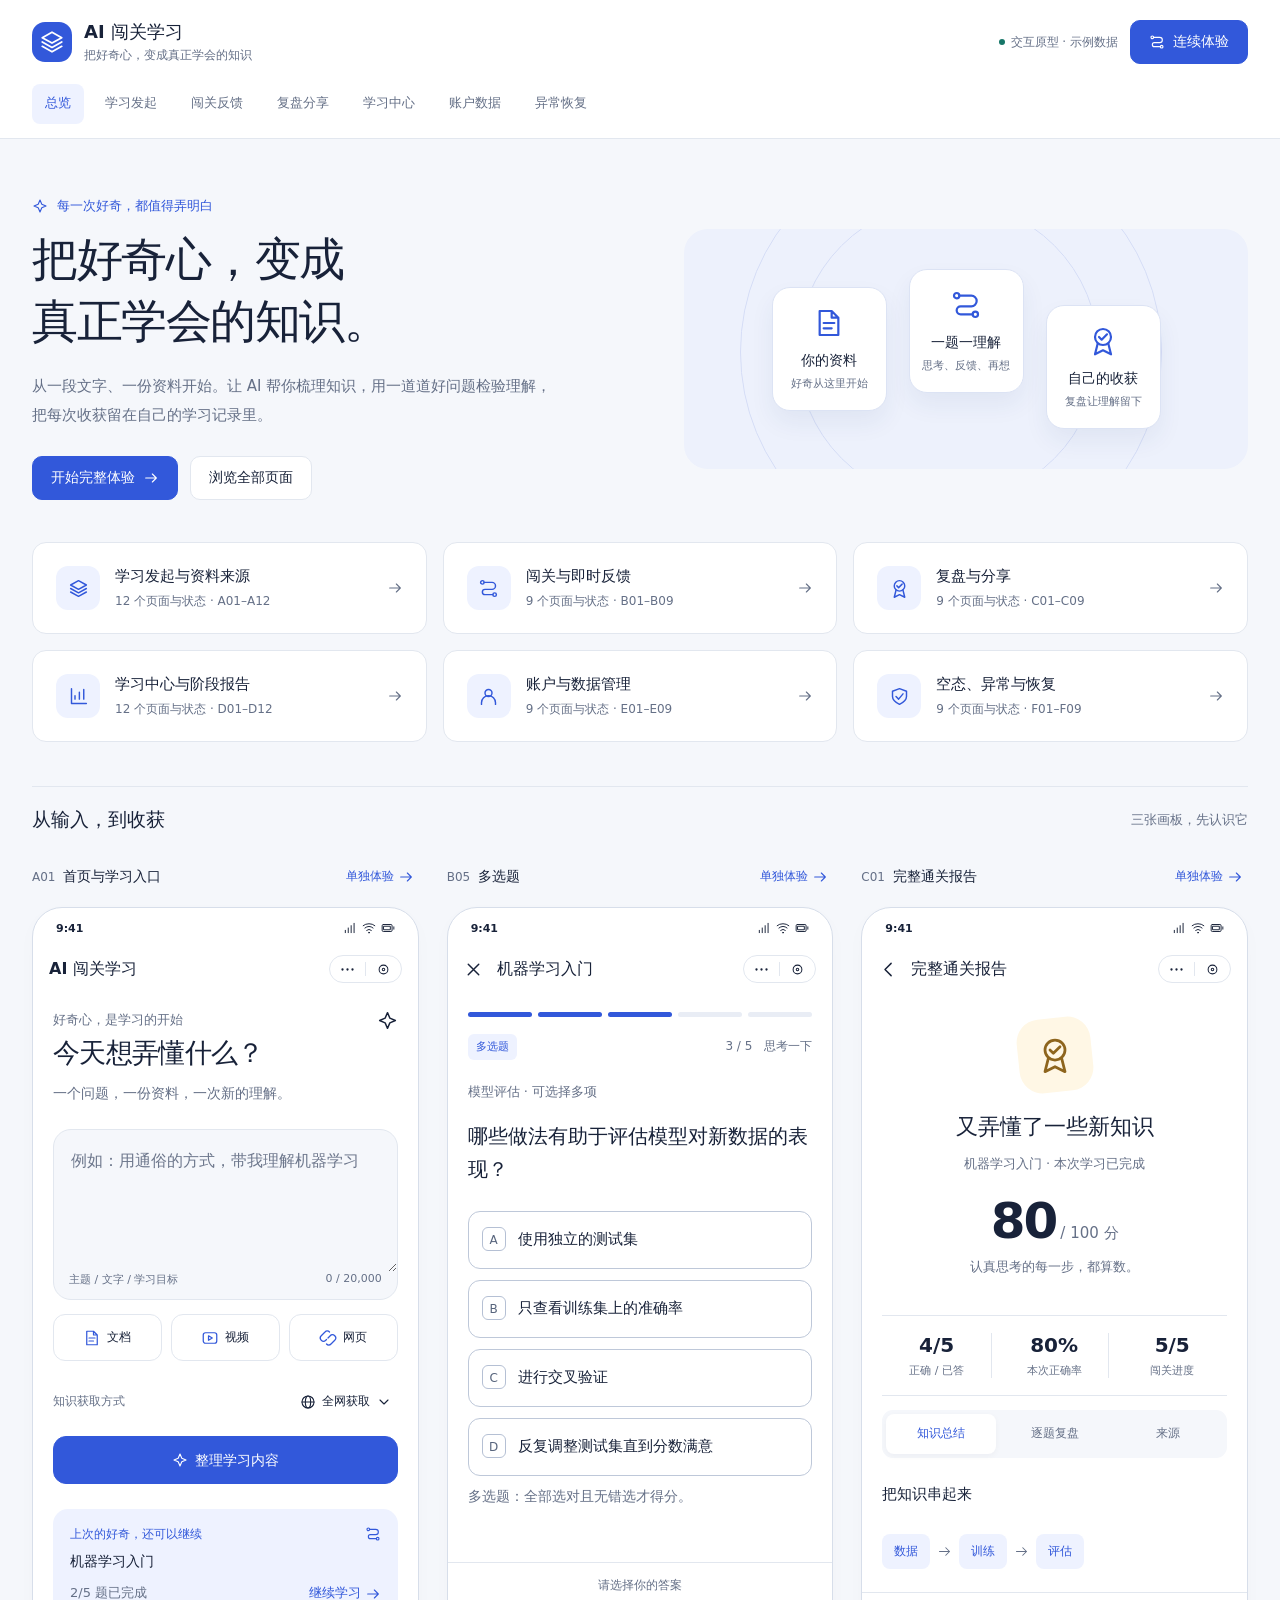
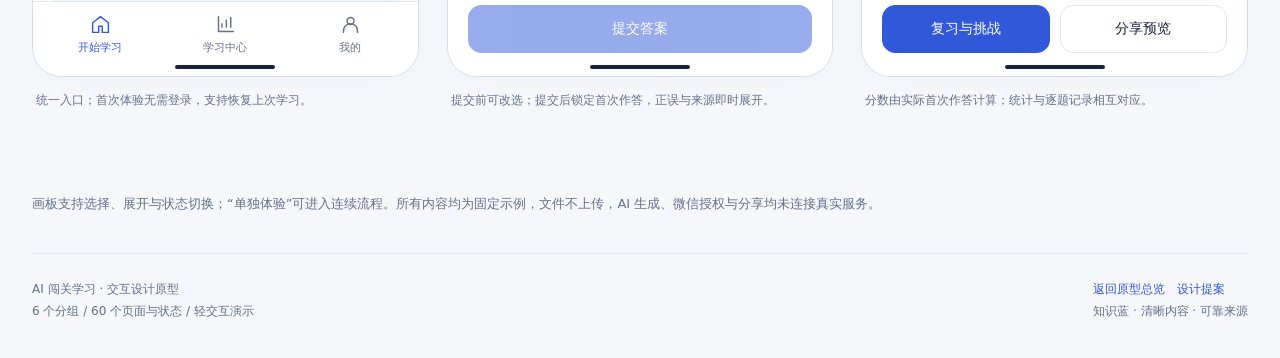
<file: prototype/index.html>
<!doctype html>
<html lang="zh-CN">
<head>
<meta charset="utf-8">
<meta name="viewport" content="width=device-width,initial-scale=1,viewport-fit=cover">
<meta name="theme-color" content="#3258da">
<meta name="description" content="AI 闯关学习小程序：完整页面画板与轻交互原型，使用本地示例数据。">
<title>AI 闯关学习 · 原型总览 · AI 闯关学习</title>
<style>/* AI 闯关学习 · approved light visual system */
:root{color-scheme:light;--blue:#3258da;--blue-dark:#2546b8;--blue-soft:#eef2ff;--paper:#f5f7fb;--ink:#182239;--muted:#657087;--line:#e2e7ef;--green:#167668;--green-soft:#eaf6f1;--amber:#f5b94c;--amber-soft:#fff7e5;--red:#b53e49;--red-soft:#fff0f1;--white:#fff;--radius:20px;font-family:"PingFang SC","Microsoft YaHei",system-ui,sans-serif;color:var(--ink);background:var(--paper);font-synthesis:none}
*{box-sizing:border-box}body{margin:0}button,input,textarea,select{font:inherit}button,a,input,textarea,select{-webkit-tap-highlight-color:transparent}button,a{touch-action:manipulation}button{cursor:pointer}a{color:inherit;text-decoration:none}button:focus-visible,a:focus-visible,input:focus-visible,textarea:focus-visible,select:focus-visible,summary:focus-visible{outline:3px solid var(--blue);outline-offset:3px}button{transition:background .15s,color .15s,border-color .15s}button:active{filter:brightness(.94)}button:disabled{cursor:not-allowed;opacity:.5}button svg,a svg{flex-shrink:0}.icon{width:21px;height:21px;vertical-align:middle;fill:none;stroke:currentColor;stroke-width:1.65;stroke-linecap:round;stroke-linejoin:round}.small-icon{width:16px;height:16px}.muted{color:var(--muted)}.blue{color:var(--blue)}.green{color:var(--green)}.red{color:var(--red)}.small{font-size:13px;line-height:1.6}.tiny{font-size:12px}.sr-only{position:absolute;width:1px;height:1px;padding:0;overflow:hidden;clip:rect(0,0,0,0);white-space:nowrap;border:0}
.shell{max-width:1320px;margin:auto;padding:0 32px}.site-header{background:rgba(255,255,255,.96);border-bottom:1px solid var(--line)}.topbar{min-height:84px;display:flex;align-items:center;justify-content:space-between;gap:24px}.brand{display:flex;align-items:center;gap:12px;font-size:18px;font-weight:700;white-space:nowrap}.brand small{font-size:12px;font-weight:400;color:var(--muted);display:block;margin-top:3px}.brandmark{width:40px;height:40px;display:grid;place-items:center;background:var(--blue);color:white;border-radius:13px}.brandmark .icon{width:26px;height:26px}.top-actions{display:flex;align-items:center;gap:12px}.demo-label{font-size:12px;color:var(--muted);display:flex;align-items:center;gap:6px}.demo-label:before{content:"";width:6px;height:6px;border-radius:50%;background:var(--green)}.site-btn{border:1px solid var(--line);background:white;border-radius:10px;padding:12px 18px;display:inline-flex;align-items:center;justify-content:center;gap:8px;font-weight:600;font-size:14px;min-height:44px}.site-btn.primary{background:var(--blue);color:white;border-color:var(--blue)}.site-btn:hover{background:var(--blue-soft);color:var(--blue)}.site-btn.primary:hover{background:var(--blue-dark);color:white}.section-nav{display:flex;gap:8px;flex-wrap:wrap;padding:0 0 14px}.section-nav a{font-size:13px;color:var(--muted);padding:10px 13px;border-radius:8px;min-height:40px}.section-nav a.active{color:var(--blue);background:var(--blue-soft);font-weight:600}.section-nav a:hover{background:var(--paper)}
.intro{display:flex;justify-content:space-between;align-items:flex-end;gap:40px;padding:44px 0 32px}.intro h1{font-size:32px;letter-spacing:-1px;line-height:1.4;margin:9px 0 10px}.intro p{max-width:640px;font-size:14px;line-height:1.85;color:var(--muted);margin:0}.eyebrow{font-size:13px;color:var(--blue);font-weight:600;display:flex;align-items:center;gap:9px}.intro-aside{text-align:right;white-space:nowrap;color:var(--muted);font-size:13px;padding-bottom:5px}.intro-aside strong{font-size:32px;color:var(--ink);font-weight:600;margin-right:7px}.index-hero{display:grid;grid-template-columns:1.05fr 1fr;gap:60px;padding:58px 0 42px;align-items:center}.index-hero h1{font-size:46px;line-height:1.35;letter-spacing:-1.5px;margin:13px 0 20px;font-weight:650}.index-hero p{max-width:520px;font-size:15px;color:var(--muted);line-height:1.9}.hero-actions{display:flex;gap:12px;margin-top:27px;flex-wrap:wrap}.journey{position:relative;min-height:240px;display:flex;align-items:center;justify-content:center;gap:22px;border-radius:24px;background:#edf1fc;overflow:hidden}.journey:before{content:"";position:absolute;width:300px;height:300px;border-radius:50%;border:1px solid #d5ddf6;left:20%;top:-28px}.journey:after{content:"";position:absolute;width:420px;height:420px;border-radius:50%;border:1px solid #d5ddf6;left:10%;top:-88px}.journey-item{z-index:1;width:115px;padding:19px 10px;background:white;border:1px solid #dce3f4;border-radius:18px;text-align:center;box-shadow:0 12px 24px #243b7210}.journey-item:nth-child(2){transform:translateY(-18px)}.journey-item:nth-child(3){transform:translateY(18px)}.journey-item .icon{width:32px;height:32px;color:var(--blue);margin-bottom:13px}.journey-item strong{font-size:14px;display:block}.journey-item small{font-size:11px;color:var(--muted);display:block;margin-top:6px}.index-groups{display:grid;grid-template-columns:repeat(3,minmax(0,1fr));gap:16px;margin:0 0 44px}.group-link{padding:23px;background:white;border:1px solid var(--line);border-radius:14px;display:flex;gap:15px;align-items:center}.group-link:hover{border-color:#94a9ec;background:#fafbff}.group-link>span{color:var(--blue);background:var(--blue-soft);width:44px;height:44px;display:grid;place-items:center;border-radius:12px}.group-link strong{font-size:15px}.group-link p{font-size:12px;color:var(--muted);margin:7px 0 0}.group-link .arrow{margin-left:auto;color:var(--muted)}.review-note{font-size:13px;color:var(--muted);padding:15px 0 25px;line-height:1.7}.gallery-toolbar{display:flex;align-items:center;justify-content:space-between;gap:18px;margin-bottom:25px;padding-top:20px;border-top:1px solid var(--line)}.gallery-toolbar h2{margin:0;font-size:19px}.gallery-toolbar select{border:1px solid var(--line);border-radius:9px;padding:11px 35px 11px 12px;background:white;font-size:13px;max-width:220px}.screen-grid{display:grid;grid-template-columns:repeat(3,minmax(0,1fr));gap:38px 28px;padding-bottom:54px}.screen-card{min-width:0;scroll-margin-top:20px}.screen-caption{display:flex;align-items:center;justify-content:space-between;gap:10px;margin-bottom:12px;min-height:37px}.screen-caption h2{font-size:14px;margin:0;font-weight:600}.screen-id{font-size:12px;color:var(--muted);margin-right:8px;font-weight:400}.screen-caption button{border:0;background:transparent;color:var(--blue);font-size:12px;min-height:37px;padding:0 5px;display:flex;align-items:center;gap:4px}.screen-footnote{font-size:12px;color:var(--muted);margin:13px 4px 0;line-height:1.75}.phone{height:770px;background:var(--white);border:1px solid #d7deea;border-radius:30px;overflow:hidden;display:flex;flex-direction:column;position:relative;box-shadow:0 6px 20px #23375605;isolation:isolate}.statusbar{height:34px;flex-shrink:0;display:flex;justify-content:space-between;align-items:center;padding:6px 23px 0;font-size:11px;font-weight:600}.status-symbols{display:flex;align-items:center;gap:5px}.status-symbols .icon{width:14px;height:14px}.app-top{height:54px;padding:0 16px;display:flex;align-items:center;justify-content:space-between;gap:5px;flex-shrink:0}.app-title{font-size:16px;font-weight:600;display:flex;align-items:center;gap:5px;min-width:0}.app-title>span{overflow:hidden;text-overflow:ellipsis;white-space:nowrap}.app-top .back{background:transparent;border:0;width:36px;height:44px;display:grid;place-items:center;margin-left:-8px;color:var(--ink)}.capsule{border:1px solid var(--line);border-radius:20px;display:flex;align-items:center;justify-content:center;gap:10px;width:73px;height:28px;color:var(--ink);flex-shrink:0}.capsule i{height:14px;width:1px;background:var(--line)}.capsule .icon{width:15px;height:15px}.phone-content{flex:1;overflow-y:auto;overflow-x:hidden;overscroll-behavior:contain;padding:14px 20px 24px;scrollbar-width:thin;scrollbar-color:#d6deeb transparent}.phone-content:focus{outline-offset:-3px}.home-indicator{height:18px;flex-shrink:0;display:flex;justify-content:center;align-items:center;background:white}.home-indicator:after{content:"";height:4px;width:100px;background:var(--ink);border-radius:9px}.app-bottom{display:flex;border-top:1px solid var(--line);padding:8px 5px 0;justify-content:space-around;background:white;flex-shrink:0}.app-bottom button{border:0;background:transparent;color:var(--muted);display:flex;flex-direction:column;align-items:center;justify-content:center;gap:5px;font-size:11px;min-width:72px;min-height:48px}.app-bottom button.current{color:var(--blue);font-weight:600}.app-bottom .icon{width:21px;height:21px}.actionbar{padding:12px 20px 5px;background:white;border-top:1px solid var(--line);flex-shrink:0}.actionbar .btn{width:100%}.actionbar .helper{margin:0 0 9px;text-align:center;font-size:12px}.phone h1{font-size:27px;line-height:1.4;letter-spacing:-.7px;margin:3px 0 9px;font-weight:650}.phone h2{font-size:21px;line-height:1.5;margin:0 0 10px;font-weight:600}.phone h3{font-size:15px;line-height:1.5;margin:0;font-weight:600}.phone p{line-height:1.75;font-size:14px;margin:8px 0 15px}.phone .lead{font-size:14px;color:var(--muted);margin-top:0}.section-title{display:flex;align-items:center;justify-content:space-between;margin:25px 0 13px;gap:8px}.section-title button{color:var(--blue);font-size:12px;background:none;border:0;min-height:32px}.section-title a{font-size:12px;color:var(--blue)}.btn{min-height:48px;padding:12px 16px;border-radius:13px;border:1px solid var(--line);background:white;color:var(--ink);font-size:14px;font-weight:600;display:inline-flex;justify-content:center;align-items:center;gap:7px;line-height:1.4}.btn.primary{color:white;background:var(--blue);border-color:var(--blue)}.btn.primary:hover{background:var(--blue-dark)}.btn.secondary{background:var(--blue-soft);color:var(--blue);border-color:var(--blue-soft)}.btn.danger{color:var(--red);background:var(--red-soft);border-color:var(--red-soft)}.btn.full{width:100%}.button-row{display:flex;gap:10px}.button-row>.btn{flex:1;padding-left:10px;padding-right:10px}.text-btn{min-height:40px;background:none;border:0;color:var(--blue);font-size:13px;padding:8px 0}.softbox{background:var(--paper);border:1px solid var(--line);padding:16px;border-radius:16px;margin:14px 0}.bluebox{background:var(--blue-soft);border:1px solid #dce4fd;padding:18px;border-radius:18px;margin:14px 0}.notice{display:flex;align-items:flex-start;gap:9px;border-radius:12px;padding:12px;background:var(--amber-soft);font-size:12px;line-height:1.7;color:#755317;margin:14px 0}.notice .icon{width:17px;height:17px;flex-shrink:0;margin-top:2px}.notice.info{background:var(--blue-soft);color:#364f9c}.notice.success{background:var(--green-soft);color:var(--green)}.notice.error{background:var(--red-soft);color:var(--red)}.chip{display:inline-flex;align-items:center;gap:5px;border-radius:6px;padding:5px 8px;font-size:11px;line-height:1.4;background:var(--paper);color:var(--muted)}.chip.blue{background:var(--blue-soft);color:var(--blue)}.chip.green{background:var(--green-soft);color:var(--green)}.chip.red{background:var(--red-soft);color:var(--red)}.chip.amber{background:var(--amber-soft);color:#775218}.chips{display:flex;gap:7px;flex-wrap:wrap}.field{display:block;margin:19px 0}.field>span,.field>label{display:block;font-size:14px;font-weight:600;margin-bottom:10px}.field small{display:block;color:var(--muted);font-size:12px;margin-top:8px;line-height:1.6}.field input,.field textarea,.field select,.input{display:block;width:100%;border:1px solid #c7cfdd;background:white;border-radius:12px;padding:12px 13px;color:var(--ink);font-size:16px;min-width:0;line-height:1.65}.field textarea{resize:vertical;min-height:124px}.field input[type=checkbox]{width:18px;display:inline}.field input[type=date]{min-width:0}.input-composer{background:var(--paper);border:1px solid var(--line);border-radius:18px;margin-top:24px;overflow:hidden}.input-composer textarea{resize:vertical;min-height:142px;max-height:270px;padding:17px;width:100%;background:transparent;border:0;font-size:16px;line-height:1.75;color:var(--ink);display:block}.input-composer textarea::placeholder{color:#6d778c}.composer-foot{padding:0 15px 12px;display:flex;justify-content:space-between;font-size:11px;color:var(--muted)}.attach-grid{display:grid;grid-template-columns:repeat(3,1fr);gap:9px;margin:14px 0 19px}.attach-grid button{background:white;border:1px solid var(--line);border-radius:12px;padding:13px 5px;color:var(--ink);font-size:12px;display:flex;align-items:center;justify-content:center;gap:6px;min-height:47px}.attach-grid .icon{width:18px;height:18px;color:var(--blue)}.mode-line{display:flex;align-items:center;justify-content:space-between;padding:4px 0 17px;font-size:12px;color:var(--muted)}.mode-line button{background:transparent;border:0;color:var(--ink);min-height:35px;font-size:12px;display:flex;align-items:center;gap:6px}.resume{background:var(--blue-soft);padding:17px;border-radius:15px;margin-top:25px}.resume-head{display:flex;justify-content:space-between;font-size:12px;margin-bottom:8px;color:var(--blue)}.resume strong{font-size:14px;font-weight:600}.resume .resume-bottom{display:flex;justify-content:space-between;align-items:center;margin-top:7px}.resume .text-btn{min-height:30px;padding:0}.idea{display:block;text-align:left;background:none;border:0;border-bottom:1px solid var(--line);padding:13px 0;width:100%;font-size:13px;color:var(--ink);min-height:44px}.idea:last-child{border:0}.idea .icon{width:15px;height:15px;margin-right:5px;color:var(--blue)}.source-row{display:flex;align-items:flex-start;gap:11px;padding:15px 0;border-bottom:1px solid var(--line)}.source-row:last-child{border-bottom:0}.source-type{width:39px;height:44px;display:grid;place-items:center;background:var(--blue-soft);color:var(--blue);border-radius:9px;flex-shrink:0;font-size:11px;font-weight:700}.source-type.video{background:var(--amber-soft);color:#7c591a}.source-type.web{background:var(--green-soft);color:var(--green)}.source-info{flex:1;min-width:0}.source-info strong{font-size:13px;line-height:1.7;display:block;overflow-wrap:anywhere}.source-info p{font-size:11px;color:var(--muted);margin:3px 0 6px}.source-info .text-btn{font-size:12px;min-height:32px;padding:4px 5px 0 0}.source-row>button{border:0;background:none;color:var(--muted);width:36px;min-height:44px;flex-shrink:0}.dropzone{border:1.5px dashed #a7b7e9;border-radius:17px;background:#f8faff;padding:29px 15px;text-align:center;margin:21px 0}.dropzone>.icon{width:36px;height:36px;color:var(--blue);margin-bottom:13px}.dropzone strong{display:block;font-size:14px}.dropzone p{font-size:12px;color:var(--muted);margin:9px 0 16px}.dropzone .btn{min-height:40px;font-size:13px}.file-input{max-width:100%;font-size:12px;color:var(--muted);margin-top:14px}.file-input::file-selector-button{border:1px solid var(--line);border-radius:8px;background:white;padding:10px;margin-right:8px;color:var(--ink)}.choice-list{display:grid;gap:10px;margin:20px 0}.choice{display:flex;text-align:left;align-items:center;gap:12px;width:100%;padding:15px;border:1px solid #c7cfdd;border-radius:13px;background:white;min-height:62px;color:var(--ink)}.choice.selected{border-color:var(--blue);background:var(--blue-soft)}.choice .choice-copy{flex:1;min-width:0}.choice strong{display:block;font-size:14px}.choice small{display:block;margin-top:5px;font-size:12px;color:var(--muted);line-height:1.65}.choice>.icon{color:var(--blue)}.radio-dot{width:18px;height:18px;border:1.5px solid #8390a7;border-radius:50%;flex-shrink:0}.choice.selected .radio-dot{border:5px solid var(--blue)}.segment{display:flex;background:var(--paper);padding:4px;border-radius:11px;gap:4px;margin:14px 0}.segment button{flex:1;min-width:0;border:0;background:none;color:var(--muted);font-size:12px;padding:10px 6px;min-height:40px;border-radius:8px}.segment button.selected{background:white;color:var(--blue);box-shadow:0 2px 6px #1822390a;font-weight:600}.pills{display:flex;flex-wrap:wrap;gap:8px;margin:12px 0}.pills button{font-size:13px;background:white;border:1px solid #c7cfdd;padding:11px 14px;border-radius:10px;color:var(--ink);min-height:42px}.pills button.selected{border-color:var(--blue);color:var(--blue);background:var(--blue-soft)}.steps{margin:27px 0}.step{position:relative;display:flex;gap:14px;padding:0 0 26px;align-items:flex-start}.step:not(:last-child):before{content:"";position:absolute;left:14px;top:29px;bottom:0;width:1px;background:var(--line)}.step-circle{border-radius:50%;background:var(--paper);border:1px solid var(--line);height:29px;width:29px;display:grid;place-items:center;color:var(--muted);font-size:12px;flex-shrink:0}.step.done .step-circle{background:var(--green-soft);border-color:var(--green-soft);color:var(--green)}.step.active .step-circle{background:var(--blue);color:white;border-color:var(--blue);box-shadow:0 0 0 5px var(--blue-soft)}.step strong{display:block;font-size:14px;padding-top:4px}.step small{display:block;color:var(--muted);font-size:12px;margin-top:7px;line-height:1.7}.step .icon{width:15px;height:15px}.knowledge{padding:17px 0;border-bottom:1px solid var(--line);display:flex;gap:12px}.knowledge-num{font-size:12px;color:var(--blue);padding-top:3px;width:23px;flex-shrink:0}.knowledge p{font-size:12px;color:var(--muted);margin:7px 0}.knowledge h3{font-size:14px}.citation{border-left:3px solid var(--blue);background:var(--blue-soft);padding:14px 16px;border-radius:0 10px 10px 0;font-size:13px;line-height:1.8;margin:16px 0}.citation mark{background:#dbe4ff;color:var(--ink)}.citation small{display:block;color:var(--muted);margin-top:10px}.phone details{border:1px solid var(--line);border-radius:12px;padding:0 13px;margin:12px 0}.phone summary{list-style:none;cursor:pointer;min-height:44px;display:flex;align-items:center;justify-content:space-between;gap:8px;font-size:12px;color:var(--blue)}.phone summary:after{content:"＋"}.phone details[open] summary:after{content:"−"}.phone details p{font-size:13px}.quiz-progress{display:flex;gap:6px;margin:2px 0 17px}.quiz-progress span{height:5px;flex:1;background:#e9edf5;border-radius:8px}.quiz-progress span.done{background:var(--blue)}.quiz-meta{display:flex;justify-content:space-between;align-items:center;margin:0 0 21px}.quiz-counter{color:var(--muted);font-size:12px}.question-stem{font-size:20px!important;line-height:1.65!important;margin:18px 0 25px!important;font-weight:600}.options{display:grid;gap:11px}.option{display:flex;gap:12px;align-items:flex-start;width:100%;text-align:left;min-height:58px;border:1px solid #bec8d9;border-radius:12px;padding:15px 13px;background:white;color:var(--ink);font-size:15px;line-height:1.65;opacity:1!important}.option-key{font-size:12px;line-height:24px;text-align:center;width:24px;height:24px;flex-shrink:0;border-radius:50%;border:1px solid #b5c0d4;color:#58657d}.option.multi .option-key{border-radius:6px}.option.selected{background:var(--blue-soft);border-color:var(--blue)}.option.selected .option-key{background:var(--blue);color:white;border-color:var(--blue)}.option.correct{background:var(--green-soft);border-color:var(--green)}.option.wrong{background:var(--red-soft);border-color:var(--red)}.option.missed{background:var(--amber-soft);border-color:#b8821a}.option-label{flex:1}.answer-status{display:block;font-size:11px;margin-top:3px;font-weight:600}.feedback{margin-top:19px;padding:17px;border-radius:14px;background:var(--green-soft)}.feedback.error{background:var(--red-soft)}.feedback h3{color:var(--green);font-size:15px;display:flex;align-items:center;gap:7px}.feedback.error h3{color:var(--red)}.feedback p{font-size:12px;margin:8px 0 0}.explanation{padding:22px 0 0}.explanation h3{font-size:15px}.explanation p{font-size:13px;line-height:1.85}.report-hero{text-align:center;padding:8px 0 17px}.award{position:relative;width:74px;height:74px;border-radius:23px;background:var(--amber-soft);display:grid;place-items:center;margin:0 auto 18px;transform:rotate(-6deg)}.award .icon{width:40px;height:40px;color:#8e651d;transform:rotate(6deg)}.report-hero .score{font-size:50px;line-height:1.2;font-weight:650;letter-spacing:-2px;margin:15px 0 4px}.report-hero .score small{font-size:15px;font-weight:400;letter-spacing:0;color:var(--muted);margin-left:4px}.report-hero h2{font-size:22px}.report-hero p{margin:5px 0;font-size:13px;color:var(--muted)}.metrics{display:grid;grid-template-columns:repeat(3,minmax(0,1fr));padding:17px 0;border-top:1px solid var(--line);border-bottom:1px solid var(--line);gap:8px;margin:14px 0}.metrics>div{text-align:center;border-right:1px solid var(--line)}.metrics>div:last-child{border:0}.metrics strong{font-size:20px;font-weight:600;display:block;font-variant-numeric:tabular-nums}.metrics small{font-size:11px;color:var(--muted);display:block;margin-top:6px}.concept-flow{display:flex;align-items:center;gap:7px;flex-wrap:wrap;padding:16px 0}.concept-flow span{background:var(--blue-soft);color:var(--blue);padding:9px 12px;font-size:12px;border-radius:8px}.concept-flow .icon{width:15px;height:15px;color:var(--muted)}.list-row{display:flex;align-items:center;gap:12px;padding:15px 0;border-bottom:1px solid var(--line);width:100%;border-top:0;border-left:0;border-right:0;background:white;text-align:left;color:var(--ink);font-size:14px;min-height:56px}.list-row:last-child{border-bottom:0}.list-row .row-main{flex:1;min-width:0}.list-row small{display:block;font-size:12px;color:var(--muted);margin-top:6px;line-height:1.55}.list-row>span:last-child{flex-shrink:0}.list-row>.icon{color:var(--muted)}.row-badge{width:35px;height:35px;border-radius:10px;background:var(--paper);display:grid;place-items:center;color:var(--blue);flex-shrink:0}.row-badge .icon{width:18px;height:18px}.progress-track{height:6px;border-radius:8px;background:#e9eef6;margin:12px 0 5px;overflow:hidden}.progress-fill{height:100%;border-radius:8px;background:var(--blue)}.mini-stats{display:grid;grid-template-columns:1fr 1fr;gap:12px;margin:20px 0}.mini-stat{padding:16px;border-radius:14px;background:var(--paper)}.mini-stat strong{font-size:26px;display:block;font-weight:600;letter-spacing:-.5px}.mini-stat small{font-size:12px;color:var(--muted);display:block;margin-top:7px}.chart{width:100%;height:auto;margin:12px 0 0;overflow:visible}.chart text{font-family:inherit;font-size:10px;fill:var(--muted)}.chart line{stroke:var(--line)}.filter-row{display:flex;gap:8px;flex-wrap:wrap;margin:13px 0}.filter-row select{font-size:12px;min-height:40px;max-width:100%;border:1px solid var(--line);background:white;color:var(--ink);border-radius:9px;padding:7px 8px}.bar-row{margin:18px 0}.bar-row .bar-label{display:flex;justify-content:space-between;font-size:13px;gap:10px}.bar-row small{font-size:11px;color:var(--muted)}.share-card{position:relative;background:var(--blue);border-radius:19px;color:white;padding:25px 23px;margin:18px 0 22px;overflow:hidden;min-height:254px}.share-card:after{content:"";width:180px;height:180px;position:absolute;right:-95px;top:-70px;border:28px solid #ffffff12;border-radius:50%;pointer-events:none}.share-card h2{font-size:23px;margin:27px 0 13px;color:white}.share-card p{font-size:12px;color:#e1e7ff;line-height:1.8}.share-card .share-brand{display:flex;align-items:center;gap:8px;font-size:12px;color:#e1e7ff}.share-card .share-score{font-size:30px;font-weight:600;margin:10px 0}.share-bottom{display:flex;align-items:center;justify-content:space-between;margin-top:25px;font-size:11px;color:#e1e7ff}.share-symbol{width:39px;height:39px;border:1px solid #ffffff70;border-radius:10px;display:grid;place-items:center}.switch-row{display:flex;gap:10px;justify-content:space-between;align-items:center;padding:15px 0;border-bottom:1px solid var(--line);font-size:13px;min-height:54px}.switch-row>span{flex:1}.switch-row small{display:block;color:var(--muted);font-size:11px;margin-top:5px;line-height:1.6}.switch{appearance:none;cursor:pointer;width:40px;height:24px;background:#adb7c8;border:0;border-radius:20px;position:relative;flex-shrink:0;margin:0}.switch:before{content:"";position:absolute;width:18px;height:18px;border-radius:50%;left:3px;top:3px;background:white;transition:transform .16s}.switch:checked{background:var(--blue)}.switch:checked:before{transform:translateX(16px)}.empty{text-align:center;padding:35px 9px 23px}.empty-icon{width:79px;height:79px;border-radius:26px;background:var(--blue-soft);color:var(--blue);display:grid;place-items:center;margin:0 auto 23px}.empty-icon .icon{height:37px;width:37px}.empty-icon.warning{background:var(--amber-soft);color:#916315}.empty-icon.error{background:var(--red-soft);color:var(--red)}.empty p{font-size:13px;color:var(--muted);max-width:260px;margin:12px auto 21px}.empty h2{font-size:20px}.avatar{width:56px;height:56px;border-radius:18px;background:var(--blue-soft);color:var(--blue);display:grid;place-items:center;font-size:20px;font-weight:600;flex-shrink:0}.profile{display:flex;align-items:center;gap:14px;margin:17px 0 28px}.profile h2{font-size:21px;margin:0 0 5px}.profile p{font-size:12px;color:var(--muted);margin:0}.terms{font-size:12px!important;color:var(--muted);line-height:1.9!important}.checkline{display:flex;gap:9px;align-items:flex-start;font-size:12px;line-height:1.9;margin:19px 0}.checkline input{width:17px;height:17px;margin:3px 0;accent-color:var(--blue);flex-shrink:0}.checkline a{color:var(--blue);text-decoration:underline}.modal-preview{background:#f0f3f9;margin:-14px -20px -24px;padding:32px 20px;min-height:100%;display:flex;align-items:center;justify-content:center}.confirm-box{width:100%;border-radius:20px;background:white;padding:24px 20px;box-shadow:0 10px 40px #18223910}.confirm-box h2{font-size:20px}.confirm-box p{font-size:13px;color:var(--muted)}.checkmark-circle{display:grid;place-items:center;width:44px;height:44px;background:var(--green-soft);color:var(--green);border-radius:50%;margin-bottom:17px}.inline-error{font-size:12px!important;color:var(--red)!important;margin:8px 0!important}.privacy-list{padding-left:19px;color:var(--muted);font-size:13px;line-height:2}.skeleton{height:13px;border-radius:5px;background:#e9edf5;margin:11px 0}.skeleton.short{width:60%}.version{font-size:11px;color:var(--muted);text-align:center;margin:25px 0 5px}.foot{border-top:1px solid var(--line);padding:25px 0 36px;color:var(--muted);font-size:12px;display:flex;justify-content:space-between;gap:20px;line-height:1.8}.foot a{color:var(--blue)}.toast{position:fixed;bottom:25px;left:50%;transform:translateX(-50%);max-width:calc(100% - 32px);padding:13px 21px;border-radius:13px;background:var(--ink);color:white;font-size:13px;line-height:1.7;box-shadow:0 5px 20px #0002;z-index:100;pointer-events:none}.toast[hidden]{display:none}.demo-dialog{border:0;padding:0;background:transparent;max-width:calc(100% - 24px);max-height:calc(100dvh - 24px);width:435px;overflow:visible}.demo-dialog::backdrop{background:#132141b3;backdrop-filter:blur(5px)}.demo-wrap{background:white;border-radius:25px;overflow:hidden;box-shadow:0 30px 90px #0003}.demo-toolbar{display:flex;align-items:center;justify-content:space-between;padding:11px 17px;background:var(--paper);font-size:12px;color:var(--muted);gap:10px}.demo-toolbar button{border:0;background:white;border-radius:8px;display:grid;place-items:center;width:34px;height:34px;color:var(--ink)}.demo-dialog .phone{border:0;border-radius:0;height:min(790px,calc(100dvh - 83px));box-shadow:none}.demo-toolbar strong{font-size:12px;font-weight:500}.demo-dialog .phone-content{padding-top:12px}.demo-dialog .statusbar{display:none}.demo-dialog .app-top{height:54px}.demo-actions{display:flex;gap:6px}.demo-dialog .home-indicator{height:max(18px,env(safe-area-inset-bottom))}.table{border-collapse:collapse;width:100%;font-size:12px;margin:16px 0}.table th,.table td{padding:12px 5px;text-align:left;border-bottom:1px solid var(--line)}.table th{color:var(--muted);font-weight:400}.table td:last-child,.table th:last-child{text-align:right}.row-spread{display:flex;align-items:center;justify-content:space-between;gap:10px}.spacer{height:14px}.record-date{font-size:11px;color:var(--muted);padding-top:17px}.invalid-note{font-size:12px;color:var(--red);padding:11px;background:var(--red-soft);border-radius:9px}.load-orbit{width:96px;height:96px;position:relative;display:grid;place-items:center;background:var(--blue-soft);border-radius:30px;margin:20px auto 30px;color:var(--blue)}.load-orbit>.icon{width:41px;height:41px}.load-orbit:before{content:"";position:absolute;inset:-9px;border:1px dashed #aabcf4;border-radius:39px}.load-orbit:after{content:"";width:9px;height:9px;border-radius:50%;position:absolute;background:var(--blue);top:-13px;left:43px}.article-copy{font-size:14px;line-height:1.95}.article-copy p{font-size:14px;line-height:1.95}.danger-area{padding:20px 0;margin-top:20px;border-top:1px solid var(--line)}.center{text-align:center}.error-list button{margin-top:10px}.flash{animation:highlight .8s ease}@keyframes highlight{50%{box-shadow:0 0 0 5px #3258da24}}
@media(min-width:1600px){.shell{max-width:1390px}.screen-grid{gap:42px 42px}.phone{height:800px}}
@media(max-width:1130px){.screen-grid{grid-template-columns:repeat(2,minmax(0,1fr));gap:36px 30px;max-width:860px;margin:auto}.index-groups{grid-template-columns:repeat(2,minmax(0,1fr))}.index-hero h1{font-size:37px}.journey{gap:11px}.journey-item{width:99px}.intro{gap:20px}.index-hero{gap:28px}}
@media(max-width:720px){.shell{padding:0 18px}.topbar{min-height:74px;gap:10px}.brand{font-size:15px;gap:8px}.brandmark{width:34px;height:34px;border-radius:10px}.brand small{font-size:10px}.top-actions .demo-label{display:none}.top-actions .site-btn{padding:10px 12px;font-size:12px}.section-nav{gap:3px;padding-bottom:12px}.section-nav a{font-size:11px;padding:8px}.intro{padding:28px 0 24px;align-items:flex-start}.intro h1{font-size:26px}.intro p{font-size:13px}.intro-aside{display:none}.index-hero{display:block;padding:30px 0}.index-hero h1{font-size:34px;letter-spacing:-1px}.index-hero p{font-size:14px}.journey{margin-top:28px;min-height:190px}.journey-item{width:94px;padding:15px 7px}.journey-item strong{font-size:12px}.index-groups{gap:9px;margin-bottom:30px}.group-link{padding:15px 12px;gap:9px;align-items:flex-start}.group-link>span{width:30px;height:30px;border-radius:9px;flex-shrink:0}.group-link>span .icon{width:17px}.group-link strong{font-size:12px}.group-link p{font-size:11px;line-height:1.6}.group-link .arrow{display:none}.screen-grid{grid-template-columns:1fr;max-width:430px;gap:30px}.gallery-toolbar{gap:12px}.gallery-toolbar h2{font-size:17px}.gallery-toolbar select{max-width:165px;font-size:12px}.phone{height:780px;border-radius:23px}.foot{display:block}.foot>span{display:block;margin-bottom:8px}.demo-dialog{max-width:calc(100% - 16px);max-height:calc(100dvh - 16px)}.demo-dialog .phone{height:calc(100dvh - 76px)}.hero-actions{gap:8px}.hero-actions .site-btn{font-size:13px}}
@media(max-width:370px){.shell{padding:0 12px}.phone-content{padding-left:16px;padding-right:16px}.actionbar{padding-left:16px;padding-right:16px}.brand small{display:none}.index-hero h1{font-size:30px}.topbar{gap:5px}.section-nav a{font-size:10px}.group-link{display:block}.group-link>span{margin-bottom:10px}.journey{gap:9px}.journey-item{width:85px}.phone{height:760px}.phone h1{font-size:25px}}
@media(prefers-reduced-motion:reduce){*,*:before,*:after{scroll-behavior:auto!important;animation:none!important;transition:none!important}}
@media(max-width:370px){.modal-preview{margin-left:-16px;margin-right:-16px;padding-left:16px;padding-right:16px}}
@media print{.site-header,.top-actions,.gallery-toolbar,.screen-caption button,.foot,.demo-dialog,.toast{display:none}.shell{padding:0}.screen-grid{grid-template-columns:repeat(3,1fr);gap:14px}.phone{height:auto;min-height:690px;box-shadow:none}.phone-content{overflow:visible}.screen-card{break-inside:avoid}.intro{padding:15px 0}.screen-footnote{font-size:10px}}
</style>
</head>
<body data-group="index">
<noscript>请启用 JavaScript 查看交互原型。所有脚本已经内嵌，无需联网。</noscript>
<script>"use strict";
window.PrototypeData = (() => {
  const groups = [
    {key:'A',file:'01-start-and-sources.html',title:'学习发起与资料来源',short:'学习发起',icon:'layers',desc:'从一个问题出发，让每一份资料都有去处。支持文字、文档、视频、网页与组合资料，确认知识与来源后再开始闯关。',names:['首页与学习入口','长文本与学习目标','添加学习文档','视频文件与链接','网页链接','组合学习资料','知识获取方式','指定来源范围','来源处理进度','知识摘要确认','来源清单与失败项','原文与来源定位']},
    {key:'B',file:'02-quiz-and-feedback.html',title:'闯关与即时反馈',short:'闯关反馈',icon:'route',desc:'每次专注一道题，每次提交都多理解一点。三种题型、即时讲解与可追溯的依据，组成有节奏的学习过程。',names:['闯关设置','生成与校验进度','准备开始闯关','单选题','多选题','判断题','回答正确与讲解','漏选、错选与讲解','保存进度与提前结束']},
    {key:'C',file:'03-review-and-sharing.html',title:'复盘与分享',short:'复盘分享',icon:'award',desc:'让一次学习留下清晰的收获。知识总结、逐题复盘与来源一起沉淀，分享时由你决定别人能看到什么。',names:['完整通关报告','知识总结与关系','逐题作答复盘','报告来源清单','错题复习与重新挑战','未完成学习报告','分享范围与卡片预览','好友收到的学习摘要','分享管理与撤回']},
    {key:'D',file:'04-learning-center.html',title:'学习中心与阶段报告',short:'学习中心',icon:'chart',desc:'回看走过的路，找到下一步。用真实作答记录连接学习趋势、薄弱知识点、错题复习与阶段报告。',names:['个人学习概览','多维筛选','学习历史记录','单次学习记录详情','题型表现分析','主题与知识点分析','我的错题本','错题详情与复习改善','阶段报告中心','生成阶段报告','阶段学习报告','指标口径与记录追溯']},
    {key:'E',file:'05-account-and-data.html',title:'账户与数据管理',short:'账户数据',icon:'user',desc:'轻松开始，自主保存。游客随时学习，登录后合并记录；个人资料、分享授权与数据管理始终清晰可控。',names:['我的与账户入口','按需微信授权登录','合并游客学习记录','同步与登录恢复','隐私、协议与 AI 说明','个人数据管理','删除影响与二次确认','导出个人学习数据','问题反馈与处理进度']},
    {key:'F',file:'06-empty-and-recovery.html',title:'空态、异常与恢复',short:'异常恢复',icon:'shield',desc:'遇到问题，也能继续前进。解释当前状态、保留已经完成的部分，为每一种异常提供明确的下一步。',names:['首次学习与数据不足','输入校验与限制','单个来源处理失败','资料不足与来源冲突','题组生成失败','断网与学习进度恢复','AI 总结暂不可用','分享内容不可访问','权限、内容与频率限制']}
  ];
  const questions = [
    {type:'single',tag:'模型与数据',stem:'在机器学习中，训练数据最主要的作用是什么？',options:['让模型从样本中学习规律','保证模型永远不会出错','替代对模型效果的评估','直接决定所有问题的答案'],correct:[0],why:'训练数据为模型提供样本，模型从中学习输入与输出之间的规律。学习到的规律仍需要在未参与训练的数据上检验。',wrong:'更多训练数据不代表绝对正确；评估和泛化能力检验仍然必要。',page:'3',quote:'模型通过训练样本学习规律，并将学到的规律用于新样本。'},
    {type:'single',tag:'训练与推理',stem:'训练完成后，用模型判断一封新邮件是否为垃圾邮件，属于哪个过程？',options:['重新标注','推理','训练集划分','参数初始化'],correct:[1],why:'推理是训练后的模型对新输入产生预测的过程。模型在这里使用已经学到的参数判断新邮件。',wrong:'训练用于学习参数；标注用于准备样本标签，两者都不是此次预测操作。',page:'4',quote:'训练阶段学习参数，推理阶段使用已学参数对新输入进行预测。'},
    {type:'multiple',tag:'模型评估',stem:'哪些做法有助于评估模型对新数据的表现？',options:['使用独立的测试集','只查看训练集上的准确率','进行交叉验证','反复调整测试集直到分数满意'],correct:[0,2],why:'独立测试集提供未参与训练的样本；交叉验证通过多次划分训练与验证数据，帮助评估模型表现的稳定性。',wrong:'只看训练准确率无法判断泛化表现；为提高分数调整测试集会破坏评估的客观性。',page:'8',quote:'通过独立测试集或交叉验证评估泛化表现，避免根据测试结果反复调整测试集。'},
    {type:'multiple',tag:'过拟合',stem:'以下哪些现象可能提示模型出现了过拟合？',options:['训练集表现很好，测试集明显较差','模型过度记住了训练样本的细节','训练集和测试集均表现稳定','从未对新数据进行任何测试'],correct:[0,1],why:'过拟合表现为对训练样本的细节甚至噪声过度适应，导致训练表现与新数据表现之间出现明显差距。',wrong:'稳定的训练与测试表现不支持过拟合判断；没有测试时，信息不足以确认是否过拟合。',page:'6',quote:'过度适应训练样本的细节与噪声，可能使模型在新数据上表现下降。'},
    {type:'boolean',tag:'数据划分',stem:'测试集应尽量独立于训练过程，用来检查模型对新数据的表现。',options:['正确','错误'],correct:[0],why:'独立测试集能帮助观察模型在未见数据上的表现。如果测试数据参与训练，评估结果就可能偏乐观。',wrong:'将测试集用于训练会引入数据泄漏，无法客观反映泛化能力。',page:'7',quote:'保留未参与模型训练的测试数据，用于最终效果检验。'},
    {type:'single',tag:'数据划分',stem:'为了更客观地检验模型效果，应该优先保留哪类数据？',options:['模型已经反复学习过的数据','未参与训练的数据','只有预测正确的数据','删除所有困难样本后的数据'],correct:[1],why:'未参与训练的数据能更好地模拟未来遇到的新样本，用于检验模型学到的规律是否有效。',wrong:'只保留简单或正确样本会引入偏差，反复见过的数据无法代表真实泛化。',page:'7',quote:'保留未参与模型训练的测试数据，用于最终效果检验。'},
    {type:'multiple',tag:'训练与推理',stem:'关于训练和推理，哪些说法符合学习资料？',options:['训练用于从样本学习参数','推理使用训练后的参数作出预测','每一次推理都必须重新训练模型','推理结果仍可能出现错误'],correct:[0,1,3],why:'训练与推理承担不同任务。推理利用已学到的参数产生预测，但模型不能保证任何新样本上的结果都正确。',wrong:'使用已学参数进行推理，不要求每次都重新训练。',page:'4',quote:'训练阶段学习参数，推理阶段使用已学参数对新输入进行预测。预测仍需结合实际效果判断。'},
    {type:'boolean',tag:'模型评估',stem:'只要训练集准确率足够高，就能保证模型在所有新数据上都表现良好。',options:['正确','错误'],correct:[1],why:'训练集上的高分不意味着泛化能力强。需要使用独立数据检验，警惕模型只记住训练样本。',wrong:'“所有新数据”是无法由训练集准确率支持的保证。',page:'8',quote:'训练集上的表现不能代替对新数据上泛化表现的评估。'},
    {type:'single',tag:'过拟合',stem:'模型将训练数据中的噪声也当成规律，最需要关注什么问题？',options:['输入格式','过拟合','文件大小','标签名称'],correct:[1],why:'学习到训练数据中偶然出现的噪声，可能使模型无法适应新数据，这是过拟合的典型风险。',wrong:'文件格式和名称不能解释模型过度记忆噪声造成的泛化问题。',page:'6',quote:'过度适应训练样本的细节与噪声，可能使模型在新数据上表现下降。'},
    {type:'boolean',tag:'模型与数据',stem:'模型的预测结果需要经过评估，不能仅凭模型已经训练完成就认为可信。',options:['正确','错误'],correct:[0],why:'训练完成仅意味着执行了学习过程，不意味着对新数据的预测质量已经得到验证。还应开展效果评估。',wrong:'训练完成和效果可靠是两个不同的判断。',page:'8',quote:'训练集上的表现不能代替对新数据上泛化表现的评估。'}
  ];
  const sourceText='机器学习是一种从数据中学习规律的方法。模型通过训练样本学习输入与输出之间的关系，并将学到的规律用于新样本。训练阶段学习参数，推理阶段使用已学参数对新输入进行预测。预测仍需结合实际效果判断。\n\n训练数据、验证数据和测试数据具有不同的用途。保留未参与模型训练的测试数据，用于最终效果检验。将测试数据反复用于训练会导致数据泄漏，使最终评估不能客观反映模型对新数据的表现。\n\n过拟合是指模型过度适应训练样本的细节与噪声，可能使模型在新数据上表现下降。训练集表现良好、测试集明显较差，是需要关注的信号。通过独立测试集或交叉验证评估泛化表现，避免根据测试结果反复调整测试集。训练集上的表现不能代替对新数据上泛化表现的评估。';
  const sources=[{id:'guide',type:'PDF',name:'机器学习入门讲义.pdf',detail:'12 页 · 1.8 MB · 用户资料',status:'accepted'},{id:'web',type:'WEB',name:'模型评估笔记',detail:'网页示例 · 第 2–4 段',status:'accepted'},{id:'video',type:'VIDEO',name:'第 2 课：模型评估.mp4',detail:'08:24 · 26 MB · 视频示例',status:'failed'}];
  const lessons=['模型与数据','训练与推理','过拟合与泛化','训练集与测试集','评估方法'];
  const history=Array.from({length:6},(_,i)=>({id:'seed-'+i,title:['机器学习入门','理解数据划分','认识训练与推理','模型评估基础','数据与模型','机器学习小练习'][i],date:['2026-09-28','2026-09-27','2026-09-27','2026-09-26','2026-09-26','2026-09-25'][i],theme:'机器学习',complete:true,answers:[true,true,false,true,true],types:['single','single','multiple','multiple','boolean'],tags:['模型与数据','训练与推理','模型评估','过拟合','数据划分']}));
  return {groups,questions,sourceText,sources,lessons,history};
})();

"use strict";
(() => {
const D=window.PrototypeData, $=(s,r=document)=>r.querySelector(s), $$=(s,r=document)=>[...r.querySelectorAll(s)];
const esc=v=>String(v??'').replace(/[&<>"']/g,c=>({'&':'&amp;','<':'&lt;','>':'&gt;','"':'&quot;',"'":'&#39;'}[c]));
const paths={
 layers:'<path d="m12 3 9 5-9 5-9-5 9-5Z"/><path d="m3 12 9 5 9-5M3 16l9 5 9-5"/>',
 route:'<circle cx="5" cy="5" r="2"/><circle cx="19" cy="19" r="2"/><path d="M7 5h9a4 4 0 0 1 0 8H8a3 3 0 0 0 0 6h9"/>',
 chart:'<path d="M4 3v17h17M8 15v-4m5 4V7m5 8V4"/>',
 award:'<circle cx="12" cy="9" r="6"/><path d="m8 14-2 8 6-3 6 3-2-8m-7-5 2 2 4-4"/>',
 user:'<circle cx="12" cy="8" r="4"/><path d="M4 21v-2a8 8 0 0 1 16 0v2"/>',
 shield:'<path d="m12 3 8 3v6c0 5-8 9-8 9s-8-4-8-9V6l8-3Z"/><path d="m8 12 3 3 5-6"/>',
 arrow:'<path d="M4 12h16m-6-6 6 6-6 6"/>',back:'<path d="m15 5-7 7 7 7"/>',down:'<path d="m6 9 6 6 6-6"/>',close:'<path d="m6 6 12 12M6 18 18 6"/>',
 more:'<circle cx="4" cy="12" r="1"/><circle cx="12" cy="12" r="1"/><circle cx="20" cy="12" r="1"/>',circle:'<circle cx="12" cy="12" r="7"/><circle cx="12" cy="12" r="2"/>',
 file:'<path d="M14 3H5v18h14V8l-5-5Zm0 0v5h5M8 12h8m-8 4h6"/>',video:'<rect x="3" y="5" width="18" height="14" rx="3"/><path d="m10 9 5 3-5 3V9Z"/>',
 link:'<path d="m10 13 4-4m-6 6-1 1a4 4 0 0 1-6-6l5-5a4 4 0 0 1 6 0m0 6 1-1a4 4 0 0 1 6 6l-5 5a4 4 0 0 1-6 0" transform="translate(2 -1)"/>',
 globe:'<circle cx="12" cy="12" r="9"/><ellipse cx="12" cy="12" rx="4" ry="9"/><path d="M3 12h18"/>',plus:'<path d="M12 5v14M5 12h14"/>',
 spark:'<path d="m12 3 2.7 6.3L21 12l-6.3 2.7L12 21l-2.7-6.3L3 12l6.3-2.7L12 3Z"/>',check:'<path d="m5 12 4 4L19 6"/>',info:'<circle cx="12" cy="12" r="9"/><path d="M12 11v6m0-10v1"/>',
 clock:'<circle cx="12" cy="12" r="9"/><path d="M12 6v6l4 2"/>',upload:'<path d="M5 15v5h14v-5M12 16V3m-5 5 5-5 5 5"/>',book:'<path d="M12 5v16M3 4h4a6 6 0 0 1 5 2 6 6 0 0 1 5-2h4v15h-4a6 6 0 0 0-5 2 6 6 0 0 0-5-2H3V4Z"/>',
 refresh:'<path d="M20 10a8 8 0 1 0-2 8M20 4v6h-6"/>',share:'<circle cx="18" cy="5" r="3"/><circle cx="6" cy="12" r="3"/><circle cx="18" cy="19" r="3"/><path d="m9 10 6-4m-6 8 6 4"/>',
 trash:'<path d="M3 6h18M9 6V3h6v3M5 6l1 15h12l1-15M10 10v7m4-7v7"/>',filter:'<path d="M3 5h18l-7 8v6l-4 2v-8L3 5Z"/>',target:'<circle cx="12" cy="12" r="9"/><circle cx="12" cy="12" r="5"/><circle cx="12" cy="12" r="1"/>',
 wifi:'<path d="M2 8a16 16 0 0 1 20 0M5 12a11 11 0 0 1 14 0m-11 4a6 6 0 0 1 8 0"/><circle cx="12" cy="20" r=".8"/>',signal:'<path d="M4 20v-4m5 4v-8m5 8V8m5 12V4"/>',battery:'<rect x="2" y="6" width="17" height="12" rx="2"/><path d="M22 10v4M5 9h11v6H5Z"/>',
 home:'<path d="m3 10 9-7 9 7v11h-7v-7h-4v7H3V10Z"/>',settings:'<path d="M4 7h16M4 17h16"/><circle cx="9" cy="7" r="3" fill="white"/><circle cx="16" cy="17" r="3" fill="white"/>',
 download:'<path d="M5 16v5h14v-5M12 3v13m-5-5 5 5 5-5"/>',lock:'<rect x="5" y="10" width="14" height="11" rx="2"/><path d="M8 10V6a4 4 0 0 1 8 0v4m-4 5v2"/>',
 chat:'<path d="M21 11a9 9 0 0 1-9 9H4l-2 2V11a9 9 0 0 1 19 0Z"/><path d="M7 10h10m-10 4h6"/>',cloud:'<path d="M6 18a5 5 0 0 1-1-10 7 7 0 0 1 13-1 5.5 5.5 0 0 1 0 11H6Z"/>',mail:'<rect x="3" y="5" width="18" height="14" rx="2"/><path d="m3 6 9 7 9-7"/>'
};
const icon=(n,cls='')=>`<svg class="icon ${cls}" aria-hidden="true" viewBox="0 0 24 24">${paths[n]||paths.file}</svg>`;
const btn=(label,action='go',value='',style='primary',extra='')=>`<button type="button" class="btn ${style}" data-action="${action}" data-value="${esc(value)}" ${extra}>${label}</button>`;
const go=(label,id,style='primary')=>btn(label,'go',id,style);
const notice=(text,t='info')=>`<div class="notice ${t}">${icon(t==='success'?'check':'info')}<span>${text}</span></div>`;
const chip=(text,t='')=>`<span class="chip ${t}">${text}</span>`;
const title=(name,sub='')=>`<h2>${name}</h2>${sub?`<p class="lead">${sub}</p>`:''}`;
const heading=(name,action='')=>`<div class="section-title"><h3>${name}</h3>${action}</div>`;
const linkbtn=(name,id)=>`<button class="text-btn" data-action="go" data-value="${id}">${name}</button>`;
const progress=p=>`<div class="progress-track"><div class="progress-fill" style="width:${p}%"></div></div>`;
const field=(label,name,value='',type='text',help='')=>`<label class="field"><span>${label}</span><input data-field="${name}" type="${type}" value="${esc(value)}">${help?`<small>${help}</small>`:''}</label>`;
const textfield=(label,name,value='',help='')=>`<label class="field"><span>${label}</span><textarea data-field="${name}">${esc(value)}</textarea>${help?`<small>${help}</small>`:''}</label>`;
const row=(name,sub,ic,target,right='')=>`<button class="list-row" data-action="go" data-value="${target}"><span class="row-badge">${icon(ic)}</span><span class="row-main">${name}${sub?`<small>${sub}</small>`:''}</span>${right||icon('arrow','small-icon')}</button>`;
const error=s=>s.error?`<p class="inline-error" role="alert">${esc(s.error)}</p>`:'';
const segments=(items,selected,action='set',fieldName='tab')=>`<div class="segment">${items.map(([v,t])=>`<button type="button" class="${selected===v?'selected':''}" aria-pressed="${selected===v}" data-action="${action}" data-field-name="${fieldName}" data-value="${v}">${t}</button>`).join('')}</div>`;
const pills=(items,selected,fieldName)=>`<div class="pills">${items.map(([v,t])=>`<button type="button" class="${String(selected)===String(v)?'selected':''}" aria-pressed="${String(selected)===String(v)}" data-action="set" data-field-name="${fieldName}" data-value="${v}">${t}</button>`).join('')}</div>`;
const switchrow=(label,name,checked,sub='')=>`<label class="switch-row"><span>${label}${sub?`<small>${sub}</small>`:''}</span><input class="switch" type="checkbox" data-field="${name}" ${checked?'checked':''} aria-label="${label}"></label>`;
const sampleAnswers=()=>[[0],[1],[0],[0,1],[0]];
function fresh(){return {id:'A01',trail:[],theme:'机器学习入门',input:'',text:D.sourceText,goal:'用通俗方式理解基本概念，学会判断模型效果。',url:'',videoUrl:'',sourceScope:'',mode:'web',sources:structuredClone(D.sources),count:5,qtype:'mixed',difficulty:'mixed',qids:[0,1,2,3,4],qi:0,answers:[],selection:[],quizStarted:false,completed:false,early:false,invalid:[],settingsTab:'file',viewTab:'summary',centerTab:'overview',period:'week',topicFilter:'all',typeFilter:'all',statusFilter:'all',knowledgeFilter:'all',search:'',reportPeriod:'week',from:'2026-09-22',to:'2026-09-28',reportTopic:'all',reports:[{id:'r1',name:'本周学习报告',range:'09.22 — 09.28',generated:'2026-09-28',from:'2026-09-22',to:'2026-09-28',topic:'all'}],history:structuredClone(D.history),selectedRecord:'seed-0',shareName:false,shareScore:false,shareSummary:false,shareActive:false,shareTarget:'C01',shareExpiry:'7',logged:false,agreed:false,merge:true,merged:false,syncDone:false,deleteType:'record',deleteConfirm:false,exportDone:false,feedbackType:'answer',feedback:'',feedbackSent:false,problem:'empty',sourceProblem:'video',failureKind:'timeout',accessProblem:'expired',restrictProblem:'permission',emptyKind:'new',online:true,removedSources:[],generated:false,readConfirmed:false,error:'',reportRetry:false,readyReport:false};}
function fixture(id){const s=fresh();s.id=id;s.logged=/^[CD]/.test(id);if(/^B0[4-8]$/.test(id)){s.quizStarted=true;s.qi={B04:0,B05:2,B06:4,B07:0,B08:2}[id];if(id==='B07')s.answers[0]=[0];if(id==='B08')s.answers[2]=[0];}if(/^C/.test(id)){s.quizStarted=true;s.completed=true;s.answers=sampleAnswers();s.qi=4;}if(id==='C06'){s.answers=[[0],[1]];s.early=true;s.completed=false;}if(id==='B09'||id==='F06'){s.quizStarted=true;s.answers=[[0],[1]];s.qi=2;}if(id==='C09')s.shareActive=true;if(id==='F07'){s.answers=sampleAnswers();s.quizStarted=true;s.completed=true;}if(id==='E04')s.logged=true;return s;}
const typeName=t=>({single:'单选题',multiple:'多选题',boolean:'判断题'}[t]);
const correct=(answer,q)=>Array.isArray(answer)&&answer.length===q.correct.length&&answer.every(x=>q.correct.includes(x));
function score(s){const submitted=s.answers.map((a,i)=>({a,i,q:D.questions[s.qids[i]]})).filter(x=>x.q&&!s.invalid.includes(x.i)&&Array.isArray(x.a));const right=submitted.filter(x=>correct(x.a,x.q)).length;return {right,submitted:submitted.length,total:s.qids.length-s.invalid.length,accuracy:submitted.length?Math.round(right/submitted.length*100):0,rows:submitted};}
function records(s){return s.history.filter(r=>(s.topicFilter==='all'||r.theme===s.topicFilter)&&(s.statusFilter==='all'||(s.statusFilter==='complete'?r.complete:!r.complete))&&(!s.search||r.title.includes(s.search))&&(s.period!=='today'||r.date==='2026-09-28'));}
function totals(s,report=false){let rr=records(s);if(report)rr=s.history.filter(r=>r.date>=s.from&&r.date<=s.to&&(s.reportTopic==='all'||r.theme===s.reportTopic));let answers=[];rr.forEach(r=>r.answers.forEach((v,i)=>{if((s.typeFilter==='all'||r.types[i]===s.typeFilter)&&(s.knowledgeFilter==='all'||r.tags[i]===s.knowledgeFilter))answers.push({v,type:r.types[i],tag:r.tags[i],date:r.date});}));const right=answers.filter(a=>a.v).length;return {records:rr,answers,right,total:answers.length,rate:answers.length?Math.round(right/answers.length*100):0,complete:rr.filter(r=>r.complete).length,days:new Set(rr.map(r=>r.date)).size};}
const sourceRow=(src,editable=true)=>`<div class="source-row"><span class="source-type ${src.type==='VIDEO'?'video':src.type==='WEB'?'web':''}">${src.type==='VIDEO'?icon('video'):src.type==='WEB'?icon('globe'):src.type}</span><div class="source-info"><strong>${esc(src.name)}</strong><p>${esc(src.detail)}</p>${chip(src.status==='accepted'?'已读取 · 可查看依据':src.status==='pending'?'等待处理':'解析失败',src.status==='accepted'?'green':src.status==='pending'?'blue':'red')}<div>${src.status==='failed'?`<button class="text-btn" data-action="retry-source" data-value="${src.id}">重新解析</button>`:`<button class="text-btn" data-action="source-preview" data-value="${src.id}">查看内容</button>`}</div></div>${editable?`<button aria-label="移除 ${esc(src.name)}" data-action="remove-source" data-value="${src.id}">${icon('close','small-icon')}</button>`:''}</div>`;
function sources(s,editable=true){return s.sources.length?s.sources.map(x=>sourceRow(x,editable)).join(''):notice('还没有添加资料。选择文件或使用示例资料。');}
function steps(labels,at=2){return `<div class="steps">${labels.map((x,i)=>`<div class="step ${i<at?'done':i===at?'active':''}"><span class="step-circle">${i<at?icon('check'):i+1}</span><div><strong>${x[0]}</strong><small>${x[1]}</small></div></div>`).join('')}</div>`;}
const metric=(a,b,c)=>`<div class="metrics">${[a,b,c].map(([v,l])=>`<div><strong>${v}</strong><small>${l}</small></div>`).join('')}</div>`;
const citation=(q=D.questions[2],s=null)=>`<details><summary>${icon('file','small-icon')} ${anchor(s,q).location} · 查看依据</summary><div class="citation">${q.quote}<small>${esc(anchor(s,q).name)} · 原型示例资料</small></div></details>`;
function emptyState(h,p,ic='layers',style='',actions=''){return `<div class="empty"><div class="empty-icon ${style}">${icon(ic)}</div><h2>${h}</h2><p>${p}</p>${actions}</div>`;}
function anchor(s,q){const src=s?.sources.find(x=>x.status==='accepted');if(!src)return {name:'机器学习入门讲义',location:`讲义第 ${q.page} 页`};return {name:src.name,location:src.type==='WEB'?`网页第 ${Number(q.page)%3+2} 段`:src.type==='VIDEO'?'视频 02:16 — 02:48':`文档第 ${q.page} 页`};}
function reportMetrics(s){const x=score(s);return metric([`${x.right}/${x.submitted}`,'正确 / 已答'],[`${x.accuracy}%`,'本次正确率'],[`${x.submitted}/${x.total}`,'闯关进度']);}
const views={};
function register(id,render,footer=null,nav=null,note=''){views[id]={render,footer,nav,note};}

register('A01',s=>`<div class="row-spread"><span class="small muted">好奇心，是学习的开始</span>${icon('spark')}</div><h1>今天想弄懂什么？</h1><p class="lead">一个问题，一份资料，一次新的理解。</p><div class="input-composer"><label class="sr-only" for="${s._key}-topic">学习主题</label><textarea id="${s._key}-topic" data-field="input" maxlength="20000" placeholder="例如：用通俗的方式，带我理解机器学习">${esc(s.input)}</textarea><div class="composer-foot"><span>主题 / 文字 / 学习目标</span><span data-counter>${s.input.length} / 20,000</span></div></div><div class="attach-grid"><button data-action="go" data-value="A03">${icon('file')}文档</button><button data-action="go" data-value="A04">${icon('video')}视频</button><button data-action="go" data-value="A05">${icon('link')}网页</button></div><div class="mode-line"><span>知识获取方式</span><button data-action="go" data-value="A07">${icon('globe','small-icon')}${modeName(s.mode)}${icon('down','small-icon')}</button></div>${error(s)}${btn(`${icon('spark','small-icon')} 整理学习内容`,'prepare','','primary full')}<div class="resume"><div class="resume-head"><span>上次的好奇，还可以继续</span>${icon('route','small-icon')}</div><strong>机器学习入门</strong><div class="resume-bottom"><span class="small muted">${s.quizStarted?score(s).submitted:2}/5 题已完成</span><button class="text-btn" data-action="resume">继续学习 ${icon('arrow','small-icon')}</button></div></div>${heading('从一个小问题开始')}<button class="idea" data-action="example">${icon('spark')} 机器学习是怎么“学会”的？</button><button class="idea" data-action="go" data-value="A02">${icon('file')} 把一段培训资料变成自测题</button>`,null,'home','统一入口；首次体验无需登录，支持恢复上次学习。');
function modeName(m){return {web:'全网获取',specific:'指定来源',own:'仅依据资料',mixed:'资料与全网补充'}[m]||'全网获取';}
register('A02',s=>`${title('把资料，读成自己的知识','粘贴正文，再告诉我们你想重点学什么。')}${textfield('资料正文','text',s.text,'资料文本最多 20,000 字；主题输入不受 200 字门槛限制。')}${field('学习目标（选填）','goal',s.goal)}${notice('仅依据资料出题时，不补充资料以外的事实。')}${error(s)}`,()=>btn('确认资料，整理知识','prepare-text'),null,'文字预览与学习目标；不足、超长输入均有说明。');
register('A03',s=>`${title('添加学习文档','让讲义、笔记和课件成为你的专属练习。')}<div class="dropzone">${icon('upload')}<strong>选择一份学习资料</strong><p>PDF / DOCX / PPTX / TXT / Markdown</p>${btn('使用示例讲义','add-sample','PDF','secondary')}<input type="file" class="file-input" data-file="document" aria-label="选择本地文档，仅演示文件信息" accept=".pdf,.docx,.pptx,.txt,.md,.markdown"></div><div class="small muted">单文档 ≤ 20 MB，≤ 200 页 / 张<br>TXT、Markdown ≤ 2 MB</div>${heading('本次资料')}${sources(s)}${notice('本地文件仅展示文件信息，不上传、不读取正文。继续演示使用示例讲义。')}${error(s)}`,()=>go('继续，选择获取方式','A07'),null,'支持全部文档类型；扫描件 OCR 的低置信度见异常画板。');
register('A04',s=>`${title('从视频里，提炼重点','上传视频，或添加公开的视频链接。')}${segments([['file','上传视频'],['url','视频链接']],s.settingsTab,'set','settingsTab')}${s.settingsTab==='file'?`<div class="dropzone">${icon('video')}<strong>把一节课变成一次练习</strong><p>视频 ≤ 500 MB，时长 ≤ 60 分钟</p>${btn('使用示例视频','add-sample','VIDEO','secondary')}<input class="file-input" type="file" accept="video/*" data-file="video" aria-label="选择视频，仅展示文件信息"></div>`:field('公开视频链接','videoUrl',s.videoUrl,'仅处理可公开读取的字幕；受限视频可替换为有权使用的文件。')}${heading('内容如何处理')}${steps([['读取可用字幕','优先保留视频中的原有表达'],['必要时转写音频','仅用于上传或已获授权的内容'],['保留时间位置','每个知识点都可以回到视频片段']],0)}${error(s)}`,s=>btn('添加视频资料','add-video'),null,'上传 / 链接切换；字幕、转写和时间点完整呈现。');
register('A05',s=>`${title('把网页，变成学习材料','添加公开可访问的网页，自动识别视频页面。')}${textfield('网页链接（每行一个）','url',s.url,'纯网页任务最多 10 个链接；混合资料任务最多 5 份来源。')}${btn(`${icon('plus','small-icon')} 添加链接`,'add-urls','','secondary full')}${error(s)}${heading('已添加的网页')}${s.sources.filter(x=>x.type==='WEB').map(x=>sourceRow(x)).join('')||notice('添加链接后会在这里显示。')}${notice('网页无法读取时，可以粘贴正文。示例演示不会访问或抓取你填写的网址。')}`,()=>go('查看组合资料','A06'),null,'URL 校验、计数限制；不伪装真实网页抓取。');
register('A06',s=>`${title('这次，想一起学哪些资料？','把相关资料放在一起，形成连贯的知识范围。')}<div class="row-spread"><span class="small muted">${s.sources.length} 份资料</span>${chip('组合上限 5 份','blue')}</div>${sources(s)}<div class="attach-grid"><button data-action="go" data-value="A03">${icon('plus')}文档</button><button data-action="go" data-value="A04">${icon('plus')}视频</button><button data-action="go" data-value="A05">${icon('plus')}网页</button></div>${field('补充学习目标','goal',s.goal)}${error(s)}${notice('一份资料处理失败，不会影响其他已成功读取的内容。')}`,()=>go('选择知识获取方式','A07'),null,'可移除单份来源；混合资料上限按人工确认执行。');
register('A07',s=>`${title('知识从哪里来？','选择本次学习的范围，答案也会遵守这个范围。')}<div class="choice-list">${[['web','globe','全网获取','围绕主题，整理公开网络上的可靠内容'],['specific','target','指定来源','只在你提供的网站或链接内获取知识'],['own','file','仅依据我的资料','不添加资料范围外的事实'],['mixed','layers','资料 + 全网补充','以资料为主，外部补充单独标记']].map(([v,i,t,d])=>`<button class="choice ${s.mode===v?'selected':''}" aria-pressed="${s.mode===v}" data-action="set" data-field-name="mode" data-value="${v}">${icon(i)}<span class="choice-copy"><strong>${t}</strong><small>${d}</small></span><span class="radio-dot"></span></button>`).join('')}</div>${notice('题目、讲解和总结，都能查看实际采用的来源。')}`,s=>btn(s.mode==='specific'?'设置指定来源':'确认，整理学习内容','confirm-mode'),null,'四种模式均完整展示；选择指定来源后补充范围。');
register('A08',s=>`${title('只从这些地方学习','添加网站范围或具体链接，让学习更加聚焦。')}${textfield('来源范围或链接','sourceScope',s.sourceScope,'示例：某个公开课程网站，或一组具体文章 URL。')}${notice('仅使用指定来源。读取失败时，不会自动改用全网内容。')}${notice('遇到登录、付费墙或访问限制时会明确提示，请替换资料或粘贴有权使用的正文。')}${error(s)}`,()=>btn('确认来源范围','confirm-scope'),null,'不静默扩展来源边界；访问受限的恢复见 F03。');
register('A09',s=>`<div class="load-orbit">${icon('layers')}</div>${title('正在整理你的学习内容','每份来源独立处理，成功的资料会为你保留。')}${steps([['已收到学习资料',`${s.sources.length} 份来源，分别检查可读取内容`],['提取正文与知识点','保留页码、段落和视频时间点'],['整理内容与核对来源','识别重复内容、冲突与低置信度'],['准备知识摘要','确认范围后再生成题目']],2)}${notice('可先离开，稍后返回继续。这里为阶段演示，不显示虚假完成百分比。')}<div class="button-row">${go('稍后回来','A01','')}${go('查看来源状态','A11','')}</div>`,()=>btn('查看整理结果','processed'),null,'阶段可见；演示通过按钮推进，不模拟真实任务进度。');
register('A10',s=>`${chip('知识已整理','green')}<div class="spacer"></div>${title('从 5 个知识点，\n理解机器学习','确认下面的学习范围，就可以准备闯关。')}${segments([['summary','知识摘要'],['sources','来源清单']],s.viewTab,'set','viewTab')}${s.viewTab==='sources'?sources(s):D.lessons.map((x,i)=>`<div class="knowledge"><span class="knowledge-num">0${i+1}</span><div><h3>${x}</h3><p>${['模型如何从样本中学习规律。','学习参数与使用模型预测的区别。','为什么训练高分不等于真正学会。','用独立数据检验学习效果。','理解测试集与交叉验证的作用。'][i]}</p>${chip(anchor(s,D.questions[[0,1,3,4,2][i]]).location,'blue')}</div></div>`).join('')}${notice('以上为机器学习示例知识。正式产品只会使用成功读取并经确认的来源。')}${error(s)}`,()=>btn('确认知识，设置闯关','confirm-knowledge'),null,'来源可删除并重新整理；未经确认不直接进入题组。');
register('A11',s=>`${title('每个结论，都有出处',`${s.sources.filter(x=>x.status==='accepted').length} 份已读取，${s.sources.filter(x=>x.status==='failed').length} 份需要处理。`)}${sources(s)}${notice('删除来源后需要重新整理知识，新的题组不会继续引用该来源。')}<div class="button-row">${go('追加资料','A06','')}${go('重新整理','A09','secondary')}</div>${s.removedSources.length?notice(`已移除 ${s.removedSources.length} 份来源；等待重新整理。`):''}`,()=>go('回到知识摘要','A10'),null,'已采用和失败来源同时可见；独立重试、移除、追加。');
register('A12',s=>`${title('回到知识的原处',esc((s.sources.find(x=>x.id===s.activeSource)||D.sources.find(x=>x.type===({file:'PDF',web:'WEB',video:'VIDEO'}[s.settingsTab])))?.name||'学习资料')+' · 原型示例资料')}${segments([['file','文档'],['web','网页'],['video','视频']],s.settingsTab,'set','settingsTab')}<div class="row-spread">${chip(s.settingsTab==='video'?'02:16 — 02:48':s.settingsTab==='web'?'第 3 段':'第 8 / 12 页','blue')}${chip('定位依据')}</div><div class="spacer"></div><article class="article-copy"><h3>如何检验模型的学习效果</h3><p>模型是否能解决实际问题，需要通过没有参与训练的数据进行检验。</p><div class="citation">${D.questions[2].quote}</div><p>训练集中的准确率可以帮助观察学习过程，但不能代替对新数据上泛化表现的评估。</p></article>${notice(s.settingsTab==='video'?'展示字幕时间段；真实播放器将在产品接入时提供。':s.settingsTab==='web'?'这是本地网页内容示例，没有伪造外部链接。':'原文高亮与页码让讲解依据可以追溯。')}`,()=>go('返回来源清单','A11','secondary'),null,'文档页码、网页段落、视频时间点可切换预览。');

register('B01',s=>`${chip('来源范围已确认','green')}<div class="spacer"></div>${title('为这次好奇，选一个节奏','机器学习入门 · 5 个核心知识点')}${heading('本次题量')}${pills([[5,'5 题'],[10,'10 题'],['custom','自定义']],s.count,'count')}${s.count==='custom'?field('自定义题量（3–10）','customCount',s.customCount||5,'number'):''}${heading('题型组合')}${pills([['mixed','混合题型'],['single','单选'],['multiple','多选'],['boolean','判断']],s.qtype,'qtype')}${heading('学习难度')}${pills([['mixed','由浅入深'],['basic','基础理解'],['advanced','进阶应用']],s.difficulty,'difficulty')}${notice('多选题需要选中全部正确项且无错选才得分。提交前可以修改答案。')}<p class="small muted">每题提交后立即查看讲解；按照自己的节奏学习，没有倒计时。</p>${error(s)}`,()=>btn('生成我的闯关','generate'),null,'设置实际影响演示题组的题量和题型；样例题库上限会明确提示。');
register('B02',s=>`<div class="load-orbit">${icon('spark')}</div>${title('把知识，变成好问题','我们也在检查答案与来源是否一致。')}${steps([['正在整理资料','保留已经确认的学习范围'],['正在提取知识点与证据','将知识点与原文位置关联'],['正在生成候选题','覆盖你的学习重点'],['正在检查答案和来源','检查题型、歧义与依据'],['正在准备闯关','讲解将随题目一起准备好']],3)}<p class="small muted">演示以阶段推进；实际耗时取决于资料内容。</p>`,()=>go('查看准备好的闯关','B03'),null,'五阶段生成；讲解预先准备，答案提交后无需等待。');
register('B03',s=>`<div class="load-orbit">${icon('route')}</div>${title('准备好，往前一步','机器学习入门')}${metric([s.qids.length,'道问题'],[new Set(s.qids.map(i=>D.questions[i].type)).size,'种题型'],[Math.ceil(s.qids.length*.8),'预计分钟'])}${heading('这一局，你会学到')}<div class="concept-flow">${['模型与数据','训练与推理','泛化与评估'].map(t=>`<span>${t}</span>`).join(icon('arrow'))}</div>${notice('可以反复练习；每次挑战都会保留独立作答记录。')}<button class="text-btn" data-action="regenerate">${icon('refresh','small-icon')} 重新准备这组题</button>`,()=>btn('开始闯关','start'),null,'开局前预览并可重新生成；点击开始进入连续作答。');
function quizView(s){const q=D.questions[s.qids[s.qi]],a=s.answers[s.qi],submitted=Array.isArray(a);const right=submitted&&correct(a,q);const missed=submitted?q.correct.filter(x=>!a.includes(x)):[];const wrong=submitted?a.filter(x=>!q.correct.includes(x)):[];return `<div class="quiz-progress" aria-label="第 ${s.qi+1} 题，共 ${s.qids.length} 题">${s.qids.map((_,i)=>`<span class="${i<=s.qi?'done':''}"></span>`).join('')}</div><div class="quiz-meta">${chip(typeName(q.type),'blue')}<span class="quiz-counter">${s.qi+1} / ${s.qids.length}　${submitted?'已提交':'思考一下'}</span></div><span class="small muted">${q.tag} · ${q.type==='multiple'?'可选择多项':'请选择一项'}</span><h2 class="question-stem">${q.stem}</h2><div class="options">${q.options.map((o,i)=>{let cls=(submitted?a:s.selection).includes(i)?'selected':'';let text='';if(submitted){if(q.correct.includes(i)&&a.includes(i)){cls='correct';text='✓ 选对';}else if(missed.includes(i)){cls='missed';text='! 漏选';}else if(wrong.includes(i)){cls='wrong';text='× 错选';}}return `<button class="option ${q.type==='multiple'?'multi':''} ${cls}" ${submitted?'disabled':''} data-action="option" data-value="${i}" aria-pressed="${(submitted?a:s.selection).includes(i)}"><span class="option-key">${String.fromCharCode(65+i)}</span><span class="option-label">${o}${text?`<span class="answer-status">${text}</span>`:''}</span></button>`;}).join('')}</div>${submitted?`<div class="feedback ${right?'':'error'}"><h3>${icon(right?'check':'info')}${right?'回答正确，理解更进一步':missed.length&&wrong.length?'有漏选，也有错选':missed.length?'还差一点，漏选了正确项':'这次答错了，一起弄懂它'}</h3><p>你的答案：${a.map(i=>String.fromCharCode(65+i)).join('、')}　正确答案：${q.correct.map(i=>String.fromCharCode(65+i)).join('、')}</p></div><section class="explanation"><div class="row-spread"><h3>为什么这样选？</h3>${chip('AI 生成讲解')}</div><p>${q.why}</p><p class="muted">${q.wrong}</p>${citation(q,s)}${linkbtn('题目或讲解有误','E09')}</section>`:`<p class="small muted">${q.type==='multiple'?'多选题：全部选对且无错选才得分。':'确认后提交，即可查看讲解。'}</p>`}${error(s)}`;}
function quizFooter(s){const a=s.answers[s.qi];return Array.isArray(a)?btn(s.qi===s.qids.length-1?'完成，查看学习报告':'下一题','next'): `<p class="helper muted">${s.selection.length?`已选择 ${s.selection.length} 项`:'请选择你的答案'}</p>${btn('提交答案','submit','','primary',s.selection.length?'':'disabled')}`;}
['B04','B05','B06','B07','B08'].forEach(id=>register(id,quizView,quizFooter,null,'提交前可改选；提交后锁定首次作答，正误与来源即时展开。'));
register('B09',s=>`<div class="modal-preview"><div class="confirm-box"><span class="checkmark-circle">${icon('check')}</span><h2>进度已经为你保留</h2><p>你已完成 ${score(s).submitted} / ${s.qids.length} 题。可以稍后继续，也可以提前结束，查看这部分的复盘。</p>${btn('继续答题','resume','','primary full')}<div class="spacer"></div>${go('保存并返回首页','A01','full')}<div class="center">${btn('提前结束，生成未完成报告','early-end','','text-btn')}</div></div></div>`,null,null,'保存退出和提前结束明确区分，不把未完成任务标成通关。');

register('C01',s=>{const x=score(s);return `<div class="report-hero"><div class="award">${icon('award')}</div><h2>又弄懂了一些新知识</h2><p>机器学习入门 · 本次学习已完成</p><div class="score">${x.accuracy}<small>/ 100 分</small></div><p>认真思考的每一步，都算数。</p></div>${reportMetrics(s)}${segments([['summary','知识总结'],['review','逐题复盘'],['sources','来源']],s.viewTab,'report-tab')}${heading('把知识串起来') }<div class="concept-flow"><span>数据</span>${icon('arrow')}<span>训练</span>${icon('arrow')}<span>评估</span></div><p class="small muted">从样本中学习规律，再用独立数据检验。训练效果好，不等于对新数据也准确。</p>${row('查看完整知识总结','5 个知识点与相互关系','book','C02')}${x.right<x.submitted?row('下一步，复习没掌握的部分',`${x.submitted-x.right} 道错题 · 从解释回到依据`,'target','C05'):notice('本次全部答对。可以重新挑战，巩固理解。','success')}${notice('本次正确率只反映这组题的首次作答表现。')}`;},()=>`<div class="button-row">${go('复习与挑战','C05')}${go('分享预览','C07','')}</div>`,null,'分数由实际首次作答计算；统计与逐题记录相互对应。');
register('C02',s=>`${title('把零散知识，连成理解','机器学习入门 · AI 生成总结') }<div class="concept-flow"><span>准备数据</span>${icon('arrow')}<span>训练模型</span>${icon('arrow')}<span>独立评估</span></div>${D.lessons.map((x,i)=>`<div class="knowledge"><span class="knowledge-num">0${i+1}</span><div><h3>${x}</h3><p>${['模型从已有样本中学习规律，再用于处理新样本。','训练用于学习参数，推理用这些参数产生预测。','如果只记住训练细节，新数据上的表现可能变差。','将测试集与训练分离，有助于得到更客观的检验。','使用独立测试集或交叉验证评估泛化表现。'][i]}</p>${citation(D.questions[[0,1,3,4,2][i]],s)}</div></div>`).join('')}`,()=>go('查看逐题复盘','C03'),null,'结构化总结与知识关系，知识点可回溯来源。');
register('C03',s=>`${title('回看每一次思考','保留你的首次答案；再次练习会创建新记录。')}${score(s).rows.map(({a,i,q})=>`<details ${i===2?'open':''}><summary>第 ${i+1} 题 · ${q.tag} ${chip(correct(a,q)?'正确':'错误',correct(a,q)?'green':'red')}</summary><p><strong>${q.stem}</strong></p><p>你的答案：${a.map(j=>String.fromCharCode(65+j)).join('、')}<br>正确答案：${q.correct.map(j=>String.fromCharCode(65+j)).join('、')}</p><p>${q.why}</p><div class="citation">${q.quote}<small>${esc(anchor(s,q).name)} · ${anchor(s,q).location}</small></div></details>`).join('')||notice('尚未提交答案。先开始一局学习。')}${s.invalid.length?notice(`${s.invalid.length} 道已确认无效题已从统计分母排除。`):''}${linkbtn('题目有误，提交反馈','E09')}`,()=>go('返回本次报告','C01','secondary'),null,'首次答案、正确答案和依据齐全；无效题带更正说明。');
register('C04',s=>`${title('这份报告依据了什么？','仅列出本次实际采用的来源。')}${s.sources.filter(x=>x.status==='accepted').map(x=>sourceRow(x,false)).join('')}${notice(`知识获取范围：${modeName(s.mode)}。外部补充内容在来源旁单独标记。`)}${heading('来源使用说明')}<p class="small muted">原始资料默认仅自己可见。分享报告不会同步公开文档、视频或完整网页内容。</p>`,()=>go('返回本次报告','C01','secondary'),null,'公开来源与用户资料明确区分，保留定位与隐私边界。');
register('C05',s=>{const x=score(s),wrong=x.rows.filter(z=>!correct(z.a,z.q));return `${title('再想一次，会更清楚','把暂时没掌握的部分，变成下一次的收获。')}<div class="bluebox"><div class="row-spread"><h3>针对性复习</h3>${chip(`${wrong.length} 道错题`,'blue')}</div><p class="small muted">${wrong.length?'只复习本局答错的题目，保留原来的成绩。':'本局没有错题，可以再挑战一次完整题组。'}</p>${btn('开始错题复习','review-wrong','','primary full',wrong.length?'':'disabled')}</div>${wrong.map(z=>row(z.q.tag,typeName(z.q.type),'target','C03')).join('')}${heading('也可以重新出发')}<p class="small muted">重新挑战整组题，记录一次新的学习结果。</p>${btn('重新挑战整组题','restart','','secondary full')}<div class="center">${go('学习一个新主题','A01','text-btn')}</div>`;},null,null,'复习与重新挑战均新建作答，不覆盖之前的首次结果。');
register('C06',s=>`${chip('未完成报告','amber')}<div class="spacer"></div>${title('先把已经学到的留下','本次学习提前结束；尚未作答的题不计入正确率。')}${reportMetrics(s)}${heading('已完成的部分')}${score(s).rows.map(z=>row(z.q.tag,`${typeName(z.q.type)} · ${correct(z.a,z.q)?'回答正确':'需要复习'}`,'check','C03')).join('')}${notice('这是一份未完成报告，不能视为完整通关。')}`,()=>go('查看已答题复盘','C03'),null,'正确率以已提交有效题为分母，完成度另行展示。');
function shareCard(s){const x=score(s),r=s.shareTarget==='D11';const t=totals(s,true);return `<div class="share-card"><div class="share-brand">${icon('layers','small-icon')} AI 闯关学习</div><h2>${r?'这一周，理解多一点':'机器学习入门'}</h2><p>${r?'我整理了一份阶段学习报告。':'我完成了一次关于机器学习的知识闯关。'}</p>${s.shareScore?`<div class="share-score">${r?t.rate:x.accuracy}% <span class="small">正确率</span></div>`:''}${s.shareSummary?'<p>从数据中学习，用独立数据检验。<br>让理解停留得更久一点。</p>':''}${s.shareName?'<p>学习者 小知 的学习记录</p>':''}<div class="share-bottom"><span>AI 生成摘要<br>仅展示已授权内容</span><span class="share-symbol">${icon('book')}</span></div></div>`;}
register('C07',s=>`${title('分享收获，由你决定范围','先预览，再选择希望公开的内容。')}${shareCard(s)}${switchrow('昵称与头像','shareName',s.shareName)}${switchrow('答题得分 / 正确率','shareScore',s.shareScore)}${switchrow('部分知识总结','shareSummary',s.shareSummary)}<label class="field"><span>分享有效期</span><select data-field="shareExpiry"><option value="7" ${s.shareExpiry==='7'?'selected':''}>7 天</option><option value="1" ${s.shareExpiry==='1'?'selected':''}>1 天</option><option value="30" ${s.shareExpiry==='30'?'selected':''}>30 天</option></select></label>${notice('原文件、完整错题和个人学习中心不会随分享公开。')}`,()=>btn('生成分享预览','share'),null,'隐私开关实时更新卡片；网页只演示分享，不实际发送。');
register('C08',s=>`${chip('好友分享的学习摘要','blue')}${shareCard(s)}${notice('你只能查看分享者授权的摘要，无法访问原始资料或个人学习记录。')}${heading('把你的好奇，也变成收获')}<p class="small muted">输入一个想了解的主题，或者从自己的学习资料开始。</p>`,()=>go('开启我的学习','A01'),null,'接收方页面只消费授权字段；无原文件和个人中心入口。');
register('C09',s=>`${title('我分享过的学习收获','管理可见范围，随时收回访问权限。')}${s.shareActive?`<div class="softbox"><div class="row-spread"><h3>机器学习入门</h3>${chip('分享中','green')}</div><p class="small muted">有效期 ${s.shareExpiry} 天 · 仅授权摘要</p><div class="button-row">${go('查看摘要','C08','')}${btn('撤回分享','revoke','','danger')}</div></div>`:emptyState('暂无有效分享','已撤回的内容将无法继续访问。','share','',go('生成分享预览','C07','secondary'))}${notice('撤回仅改变摘要的访问权限，不会删除你的学习报告。')}`,null,null,'分享可撤回；接收方重新打开时显示失效状态。');

// Remaining screen renderers and interaction controller are below.
window.__prototypeBuild={D,views,register};

function centerTabs(active){return segments([['D01','概览'],['D03','记录'],['D07','错题'],['D09','报告']],active,'go');}
function historyRows(s){const rr=records(s);return rr.map(r=>`<div class="record-date">${r.date} · ${r.complete?'已完成':'未完成'}</div><button class="list-row" data-action="record" data-value="${r.id}"><span class="row-badge">${icon(r.complete?'book':'clock')}</span><span class="row-main">${esc(r.title)}<small>${r.answers.length} 道题 · 仅依据资料</small></span><span class="${r.complete?'blue':'muted'}">${r.answers.length?Math.round(r.answers.filter(Boolean).length/r.answers.length*100):0}%</span></button>`).join('')||emptyState('没有匹配的学习记录','调整时间、主题或完成状态后再试。','book');}
function trend(s){const t=totals(s);const dates=[...new Set(t.answers.map(a=>a.date))].sort();if(dates.length<2)return notice('暂无足够数据。至少两个学习日期后再查看趋势。');const values=dates.map(date=>{const a=t.answers.filter(x=>x.date===date);return Math.round(a.filter(x=>x.v).length/a.length*100);});const xs=values.map((_,i)=>38+i*(235/(values.length-1))),ys=values.map(v=>132-v*.96);return `<svg class="chart" viewBox="0 0 310 160" role="img" aria-label="${dates.map((d,i)=>`${d} 正确率 ${values[i]}%`).join('，')}">${[0,50,100].map(v=>`<line x1="35" y1="${132-v*.96}" x2="285" y2="${132-v*.96}"/><text x="2" y="${136-v*.96}">${v}%</text>`).join('')}<polyline points="${xs.map((x,i)=>`${x},${ys[i]}`).join(' ')}" fill="none" stroke="#3258da" stroke-width="2.5"/>${xs.map((x,i)=>`<circle cx="${x}" cy="${ys[i]}" r="4" fill="#3258da"/><text x="${x}" y="${ys[i]-10}" text-anchor="middle">${values[i]}%</text><text x="${x}" y="153" text-anchor="middle">${dates[i].slice(5).replace('-','/')}</text>`).join('')}</svg>`;}
function filterSelect(label,name,opts,value){return `<select data-field="${name}" aria-label="${label}">${opts.map(([v,t])=>`<option value="${v}" ${value===v?'selected':''}>${t}</option>`).join('')}</select>`;}
register('D01',s=>{const t=totals(s);return `${title('看见每一点进步','把学过的知识，慢慢变成自己的。')}${centerTabs('D01')}<div class="filter-row">${filterSelect('时间范围','period',[['week','最近 7 天'],['today','今天'],['month','最近 30 天']],s.period)}${filterSelect('主题','topicFilter',[['all','全部主题'],['机器学习','机器学习'],['沟通表达','沟通表达']],s.topicFilter)}${linkbtn('更多筛选','D02')}</div><div class="mini-stats"><div class="mini-stat"><strong>${t.complete}<span class="small"> 次</span></strong><small>完成学习</small></div><div class="mini-stat"><strong>${t.rate}<span class="small"> %</span></strong><small>首次作答正确率</small></div></div><div class="row-spread small muted"><span>${t.records.length} 次学习 · ${t.total} 题</span><span>学习活跃 ${t.days} 天</span></div>${heading('让进步有迹可循',linkbtn('统计口径','D12'))}${trend(s)}${heading('下一步，从这里开始')}${row('查看题型与知识点表现','单选、多选、判断与知识点分析','chart','D05')}${row('继续未完成的学习','机器学习入门 · 还剩 3 题','clock','B09')}${row('复习薄弱知识点',`${t.answers.filter(x=>!x.v).length} 道错题等待巩固`,'target','D07')}`;},()=>go('生成阶段学习报告','D10'),'center','指标从统一记录计算；筛选和无数据状态真实联动。');
register('D02',s=>`${title('找到你关心的学习','筛选记录、题型与知识点，查看对应表现。')}<label class="field"><span>时间范围</span>${filterSelect('时间范围','period',[['week','最近 7 天'],['today','今天'],['month','最近 30 天']],s.period)}</label><label class="field"><span>学习主题</span>${filterSelect('学习主题','topicFilter',[['all','全部主题'],['机器学习','机器学习'],['沟通表达','沟通表达']],s.topicFilter)}</label><label class="field"><span>知识点</span>${filterSelect('知识点','knowledgeFilter',[['all','全部知识点'],...['模型与数据','训练与推理','模型评估','过拟合','数据划分'].map(v=>[v,v])],s.knowledgeFilter)}</label><label class="field"><span>题型</span>${filterSelect('题型','typeFilter',[['all','全部题型'],['single','单选'],['multiple','多选'],['boolean','判断']],s.typeFilter)}</label>${heading('完成状态')}${pills([['all','全部'],['complete','已完成'],['incomplete','未完成']],s.statusFilter,'statusFilter')}<div class="center">${btn('重置筛选','reset-filters','','text-btn')}</div>`,()=>go('应用筛选，查看概览','D01'),null,'五个维度一起作用于统计；没有记录时不推断趋势。');
register('D03',s=>`${title('学过的，都在这里','每次挑战都有独立的记录。')}${centerTabs('D03')}${field('搜索学习主题','search',s.search)}${historyRows(s)}`,null,'center','搜索与记录打开可用；不覆盖历史首次作答。');
register('D04',s=>{const r=s.history.find(x=>x.id===s.selectedRecord)||s.history[0];if(!r)return emptyState('这条记录已删除','返回学习中心查看其他记录。','book','',go('返回学习中心','D01'));return `${chip(r.complete?'已完成':'未完成',r.complete?'green':'amber')}<div class="spacer"></div>${title(esc(r.title),`${r.date} · 仅依据用户资料`)}${metric([r.answers.length,'已答题量'],[`${r.answers.length?Math.round(r.answers.filter(Boolean).length/r.answers.length*100):0}%`,'正确率'],[r.answers.filter(x=>!x).length,'错题'])}${row('作答明细','查看本次首次答案与讲解','book','C03')}${row('本次学习报告','知识总结、薄弱点与复习建议','chart','C01')}${row('原始来源','查看来源版本与内容定位','file','C04')}${heading('报告版本')}<div class="softbox"><h3>版本 1 · 首次生成</h3><p class="small muted">${r.date} · 成绩与作答记录一致</p>${chip('当前查看','blue')}</div>${btn('删除这次学习记录','delete-start','record','danger full')}`;},null,null,'可打开明细和报告；删除前展示关联数据与分享影响。');
register('D05',s=>{const t=totals(s);return `${title('换个角度，看答题表现','按单选、多选和判断题查看正确率与题量。')}${metric([t.total,'已答题量'],[t.right,'正确题量'],[`${t.rate}%`,'总体正确率'])}${['single','multiple','boolean'].map(type=>{const a=t.answers.filter(x=>x.type===type),n=a.filter(x=>x.v).length,p=a.length?Math.round(n/a.length*100):0;return `<div class="bar-row"><div class="bar-label"><span>${typeName(type)}</span><strong>${a.length?`${p}%`:'暂无数据'}</strong></div>${progress(p)}<small>${n} / ${a.length} 题正确</small></div>`;}).join('')}${notice('多选题按全对且无错选计分。各题型表现以首次作答为准。')}${row('查看相关错题','从具体题目找到可改进的地方','target','D07')}`;},()=>go('查看知识点表现','D06','secondary'),null,'三种题型分布来自相同有效作答数据。');
register('D06',s=>{const t=totals(s);return `${title('哪些已理解，哪些再想想','有效题量达到 3 题后，才标记需要巩固的知识点。')}${filterSelect('主题','topicFilter',[['all','全部主题'],['机器学习','机器学习'],['沟通表达','沟通表达']],s.topicFilter)}${['模型与数据','训练与推理','模型评估','过拟合','数据划分'].map(tag=>{const a=t.answers.filter(x=>x.tag===tag),n=a.filter(x=>x.v).length,p=a.length?Math.round(n/a.length*100):0;return `<div class="bar-row"><div class="bar-label"><span>${tag}</span>${chip(a.length<3?'数据不足':p<60?'待巩固':'表现稳定',a.length<3?'':p<60?'amber':'green')}</div>${progress(p)}<small>${n} / ${a.length} 题正确${a.length?` · ${p}%`:''}</small></div>`;}).join('')}${notice('原型示例口径：至少 3 道有效作答且正确率低于 60% 标记待巩固，不等同于能力诊断。')}`;},()=>go('针对薄弱点复习','D07'),null,'说明题量门槛，避免把小样本成绩等同于掌握程度。');
register('D07',s=>{const t=totals(s),wrong=t.answers.filter(a=>!a.v);return `${title('错过的，再想明白','每一次回看，都是新的理解。')}${centerTabs('D07')}<div class="row-spread"><span class="small muted">共 ${wrong.length} 道待复习</span>${linkbtn('知识点分析','D06')}</div>${wrong.slice(0,5).map((a,i)=>`<button class="list-row" data-action="go" data-value="D08"><span class="row-badge">${icon('target')}</span><span class="row-main">${a.tag}<small>${a.date} · ${typeName(a.type)} · 首次答错</small></span>${icon('arrow','small-icon')}</button>`).join('')||emptyState('暂时没有错题','继续保持，也可以重新挑战巩固理解。','check')}${wrong.length>5?`<p class="small muted">另有 ${wrong.length-5} 道相同知识点错题，合并到针对性练习。</p>`:''}${notice('复习成绩单独保存，原始错误记录仍可查看。')}`;},()=>btn('开始针对性复习','center-review'),'center','错题从统一历史记录筛出；复习另建记录。');
register('D08',s=>`${chip('模型评估 · 多选题','amber')}<div class="spacer"></div>${title('再看这道题')}<p class="question-stem">${D.questions[2].stem}</p><div class="softbox"><p>首次答案：A<br>正确答案：A、C</p><span class="small red">漏选 C：进行交叉验证</span></div><p>${D.questions[2].why}</p>${citation(D.questions[2],s)}${heading('复习后，有什么变化？')}${s.reviewFinished?notice('本次复习结果已保存。样本仍不足，不给出长期改善结论。','success'):notice('尚无足够复习记录。完成一次复习后，可回看新的作答结果。')}`,()=>btn('现在再答一次','center-review'),null,'首次错题与复习结果并存；不凭单题宣称长期改善。');
register('D09',s=>`${title('给学习，留一份回顾','周报、月报和你定义的每一个阶段。')}${centerTabs('D09')}${s.reports.length?s.reports.map(r=>`<button class="list-row" data-action="open-report" data-value="${r.id}"><span class="row-badge">${icon('chart')}</span><span class="row-main">${esc(r.name)}<small>${esc(r.range)} · ${esc(r.generated)}</small></span>${icon('arrow','small-icon')}</button>`).join(''):emptyState('还没有阶段报告','选择时间与主题，整理这一段学习。','chart')}${notice('重新生成会创建新版本，不会静默覆盖已经保存的报告。')}`,()=>go('生成新的阶段报告','D10'),'center','已有与新生成报告并存，可查看、分享和删除。');
register('D10',s=>`${title('回顾哪一段学习？','选好时间和主题，整理你的收获与下一步。')}${heading('报告类型')}${pills([['week','周报'],['month','月报'],['custom','自定义']],s.reportPeriod,'reportPeriod')}${field('开始日期','from',s.from,'date')}${field('结束日期','to',s.to,'date')}<label class="field"><span>主题范围</span>${filterSelect('报告主题','reportTopic',[['all','全部主题'],['机器学习','机器学习'],['沟通表达','沟通表达']],s.reportTopic)}</label>${notice('只统计选定范围内的有效作答。数据不足时会明确说明，不生成虚假趋势。')}${error(s)}`,()=>btn('生成阶段报告','create-report'),null,'支持周、月与自定义范围，日期校验和无数据处理可用。');
register('D11',s=>{const t=totals(s,true);return `${chip('AI 生成阶段报告','blue')}<div class="spacer"></div>${title(s.reportPeriod==='month'?'本月学习回顾':s.reportPeriod==='custom'?'这一阶段，学到了什么':'这一周，理解多一点',`${s.from} — ${s.to}`)}${metric([t.complete,'完成学习'],[t.total,'有效作答'],[`${t.rate}%`,'正确率'])}${t.total?`${heading('你的学习足迹')}<p>围绕机器学习，完成 ${t.complete} 次学习与 ${t.total} 道有效作答；其中 ${t.right} 道首次回答正确。</p>${heading('下一步建议')}<div class="bluebox"><h3>${t.right<t.total?'再理解一次模型评估':'继续用新问题检验理解'}</h3><p class="small muted">${t.right<t.total?'从错题回到讲义第 8 页，区分训练表现和对新数据的泛化表现。':'本期示例中的表现稳定，可通过重新挑战巩固。'}</p>${go('查看对应错题','D07','secondary full')}</div>`:emptyState('这个范围还没有学习记录','换个时间范围，或开始你的第一次学习。','chart')}${notice('复习改善需要足够的前后作答数据；当前不生成长期改善结论。')}${linkbtn('查看指标口径与原始记录','D12')}<div class="button-row">${go('重新生成','D10','')}${btn('删除报告','delete-start','report','danger')}</div>`;},()=>btn('分享报告摘要','share-report'),null,'基于所选记录生成；重新生成追加版本，指标可追溯。');
register('D12',s=>{const t=totals(s);return `${title('每个数字，都能找到依据','统计只使用未删除、有效的首次作答。')}<details open><summary>正确率如何计算？</summary><p>答对的有效题目数 ÷ 已提交的有效题目数。</p><div class="bluebox"><h3>${t.right} ÷ ${t.total} = ${t.rate}%</h3><p class="small muted">无效题、删除的记录和未提交题目不进入分母。</p></div></details><details><summary>完成次数和活跃天数</summary><p>完成次数：已完成全部有效题并产生通关报告的学习记录。<br>活跃天数：所选范围内有学习活动的不同日期数量。</p></details><details><summary>怎样判断薄弱知识点？</summary><p>原型使用至少 3 道有效作答、正确率低于 60% 的示例口径；正式产品可配置。</p></details>${heading('查看构成这些指标的记录')}${historyRows(s)}`;},null,null,'指标定义清晰，汇总可以回到原始学习记录。');

register('E01',s=>`<div class="profile"><div class="avatar">${s.logged?'知':icon('user')}</div><div><h2>${s.logged?'学习者 小知':'每一点好奇，都值得保存'}</h2><p>${s.logged?'学习记录已保存在演示账户':'游客模式 · 当前学习保存在本机'}</p></div></div>${!s.logged?go('登录，保存学习记录','E02','primary full'):notice('演示账户已登录，未调用微信授权服务。','success')}${heading('学习与账户')}${row('我的学习记录','回看每一次收获','book','D03')}${row('数据同步','查看同步与恢复状态','cloud','E04')}${row('分享管理','管理摘要可见范围','share','C09')}${heading('安心学习')}${row('个人数据管理','查看、导出或删除你的数据','shield','E06')}${row('隐私与 AI 内容说明','了解资料如何被使用','lock','E05')}${row('问题与反馈','查看反馈处理进度','chat','E09')}<p class="version">AI 闯关学习 · 成人学习场景</p>`,null,'me','游客入口、同步、分享授权与隐私设置集中管理。');
register('E02',s=>`${emptyState('让学过的知识，留下来','登录后保存历史、跨设备查看，并生成长期学习报告。','cloud')}<div class="softbox"><div class="row-spread"><span class="small">保存当前学习进度</span>${icon('check','small-icon')}</div><div class="spacer"></div><div class="row-spread"><span class="small">保留原来的游客记录</span>${icon('check','small-icon')}</div></div><label class="checkline"><input type="checkbox" data-field="agreed" ${s.agreed?'checked':''}><span>我已阅读并同意 <a href="#" data-action="go" data-value="E05">用户协议与隐私说明</a>，知悉 AI 内容仅用于学习。</span></label>${error(s)}${btn('微信授权登录（演示）','login','','primary full')}<div class="center">${go('继续以游客身份学习','A01','text-btn')}</div><p class="terms">这是原型中的授权状态演示，不会读取你的微信资料，也不会创建真实账户。</p>`,null,null,'不强制阻塞首次学习；未勾选协议时说明原因。');
register('E03',s=>`${emptyState('把这份进度，一起带过来','发现当前设备有一份游客学习记录，可以合并到演示账户。','layers')}<div class="softbox"><h3>机器学习入门</h3><p class="small muted">${score(s).submitted||2} 道已答 · 本机临时保存</p></div>${switchrow('合并当前设备的学习记录','merge',s.merge,'合并不会覆盖账户中的历史记录，也不会重复导入。')}${s.merged?notice('这份记录已经合并，不会重复导入。','success'):''}`,()=>btn('确认并进入学习中心','merge'),null,'合并可选且去重；保持既有记录完整。');
register('E04',s=>`${emptyState(s.syncDone?'记录已同步':s.logged?'登录已失效，进度仍在':'尚未登录',s.syncDone?'当前设备的示例记录已完成同步。':'你的当前题目、首次答案和学习报告仍保存在本机。','cloud',s.syncDone?'':'warning')}${steps([['本机学习进度','已保留，无需重新作答'],['账户登录状态',s.syncDone?'已恢复':'需要重新确认授权'],['跨设备同步',s.syncDone?'已完成':'恢复登录后继续同步']],s.syncDone?3:1)}${notice('同步只演示本地状态，不会发送任何真实学习资料。')}`,s=>s.syncDone?go('返回我的','E01','secondary'):btn('恢复登录并同步','restore-login'),null,'登录失效不丢题目；恢复后续传状态。');
register('E05',s=>`${title('关于资料与 AI 内容','这里把你需要知道的事说清楚。')}${segments([['privacy','隐私说明'],['terms','用户协议'],['ai','AI 说明']],s.policyTab||'privacy','set','policyTab')}${(s.policyTab||'privacy')==='privacy'?`<h3>资料与学习记录由你掌控</h3><ul class="privacy-list"><li>本原型只在浏览器保存演示状态；不会上传选择的文件。</li><li>真实产品中的私有资料默认仅本人可见，默认不用于模型训练。</li><li>分享仅包含主动授权的摘要，原始文件和完整错题不会自动公开。</li><li>你可以删除记录、撤回分享或申请删除账户数据。</li></ul>`:s.policyTab==='terms'?`<h3>面向成年人的学习工具</h3><p class="terms">请使用你有权使用的资料。学习内容不是考试认证或专业建议。页面展示的是待产品上线前完善的协议结构示例，不是完整法律文本。</p>`:`<h3>AI 帮助整理，也可能出错</h3><p class="terms">题目、讲解与总结会明确标识 AI 生成，并保留来源依据。你可以随时反馈答案、讲解或来源问题。</p><div class="softbox"><h3>模型与服务信息</h3><p class="small muted">原型未接入模型。正式服务名称及适用公示信息在上线前核实填写。</p></div>`}${row('管理我的数据','导出与删除入口','shield','E06')}`,null,null,'AI 公示占位明确，不编造备案、正式协议或真实服务。');
register('E06',s=>`${title('你的学习数据，你来管理','查看保存内容，以及每一次删除的影响。')}${metric([s.history.length,'学习记录'],[s.reports.length,'阶段报告'],[s.shareActive?1:0,'有效分享'])}${row('导出学习记录','生成本地演示数据文件','download','E08')}${row('管理分享授权','查看有效分享，或撤回访问','share','C09')}${heading('按需清理')}<div class="choice-list">${[['record','删除单次学习记录','同时更新相关统计和分享状态'],['source','删除当前来源资料','对应学习任务及派生数据一并清理'],['report','删除单份阶段报告','保留原始作答记录'],['account','删除全部演示账户数据','清除记录、报告与分享授权']].map(([v,t,d])=>`<button class="choice" data-action="delete-start" data-value="${v}">${icon('trash')}<span class="choice-copy"><strong>${t}</strong><small>${d}</small></span>${icon('arrow','small-icon')}</button>`).join('')}</div>`,null,null,'仅操作原型演示数据；删除联动统计和分享权限。');
register('E07',s=>{const names={record:'删除这次学习记录？',source:'删除来源与关联学习？',report:'删除这份阶段报告？',account:'删除全部演示账户数据？'};return `<div class="modal-preview"><div class="confirm-box"><div class="empty-icon error">${icon('trash')}</div><h2>${names[s.deleteType]}</h2><p>${{record:'关联作答将被移除，统计随之更新，相关分享失效。',source:'为避免报告继续引用已删除资料，当前来源对应的演示学习任务、作答和报告将一并清理。',report:'只删除选中的阶段报告，原始学习记录继续保留。相关分享失效。',account:'将清除本原型的学习记录、阶段报告和分享状态，不涉及你的真实账户。'}[s.deleteType]}</p><label class="checkline"><input type="checkbox" data-field="deleteConfirm" ${s.deleteConfirm?'checked':''}><span>我已了解本次删除的影响。</span></label>${error(s)}${btn('确认删除演示数据','delete-confirm','','danger full')}<div class="spacer"></div>${go('取消，保留数据','E06','full')}</div></div>`;},null,null,'先确认影响，再操作演示数据；不会删除用户文件或账户。');
register('E08',s=>`${emptyState(s.exportDone?'导出文件已准备好':'带走你的学习记录',s.exportDone?'浏览器将下载一份 JSON 文件。文件只包含原型中的演示记录。':'导出内容包括学习主题、首次答题结果和阶段报告信息。','download')}<div class="softbox"><h3>本次导出</h3><p class="small muted">${s.history.length} 条学习记录<br>${s.reports.length} 份阶段报告<br>不包含上传的原文件</p></div>${notice('导出文件只在本机生成；没有调用任何上传或云端服务。')}`,()=>btn('导出本地演示记录','export'),null,'真实生成可下载 JSON，仅含演示数据。');
register('E09',s=>s.feedbackSent?`${emptyState('反馈已记录','谢谢你帮助发现问题。原型已保存反馈状态，尚未发送到服务端。','check')}${steps([['反馈已提交','本地演示记录'],['等待核查','核实答案、讲解与来源'],['结果通知','确认无效后会修正成绩与统计']],1)}${notice('下方可演示“题目确认无效”后的统计更正。')}${btn('演示：确认该题无效','invalidate','','secondary full')}`:`${title('哪里需要再核实一下？','提交后可以查看处理进度。')}${heading('问题类型')}${pills([['answer','答案有误'],['explanation','讲解有误'],['source','来源不相关']],s.feedbackType,'feedbackType')}${textfield('补充说明','feedback',s.feedback,'请说明有疑问的选项、讲解或来源。')}${citation(D.questions[s.qids[s.qi]]||D.questions[2],s)}${error(s)}`,s=>s.feedbackSent?go('查看更正后的报告','C01','secondary'):btn('提交反馈','feedback'),null,'反馈状态可看；确认无效时重新计算分母并保留说明。');

register('F01',s=>`${segments([['new','首次学习'],['data','数据不足']],s.emptyKind,'set','emptyKind')}${emptyState(s.emptyKind==='new'?'第一份收获，从好奇开始':'再积累一点，再看趋势',s.emptyKind==='new'?'输入一个主题，或添加你的资料。完成一局后，这里就会留下第一条记录。':'目前的学习数据还不足以形成可靠趋势。你仍然可以查看每次作答与知识讲解。',s.emptyKind==='new'?'spark':'chart')}${s.emptyKind==='data'?notice('不显示没有依据的增长、排名或掌握度结论。'):''}`,()=>go('开始第一次学习','A01'),null,'新用户无伪造统计；小样本不输出趋势结论。');
register('F02',s=>`${title('输入需要稍作调整','你的内容会保留，修改后可以继续。')}${segments([['empty','内容为空'],['long','超过上限'],['limit','资料超限']],s.problem,'set','problem')}${textfield('学习内容','input',s.input,'文字上限 20,000 字；入口会说明文件大小与时长限制。')}${notice({empty:'请输入主题或粘贴资料，再开始整理。',long:'资料超过 20,000 字，请分成多个学习任务。不会静默截断。',limit:'纯网页最多 10 个链接，混合任务最多 5 份来源。请移除多余资料。'}[s.problem],'error')}${btn('填入可体验的示例主题','example','','secondary full')}`,()=>go('返回学习输入','A01'),null,'空、超长与超限均保留输入，不静默截断。');
register('F03',s=>`${title('有一份资料，需要处理','其他已成功读取的内容仍然保留。')}${segments([['video','视频'],['document','文档'],['web','网页']],s.sourceProblem,'set','sourceProblem')}${sourceRow({...D.sources[0]},false)}${notice({video:'视频没有可用字幕或有效音轨，暂时无法生成可靠的转写。',document:'文档可能加密、损坏或 OCR 置信度不足，无法确认可用正文。',web:'网页无法公开访问，可能需要登录或已经失效。'}[s.sourceProblem],'error')}<div class="button-row">${btn('重试这份来源','retry-failed','','secondary')}${go('替换资料','A06','')}</div>${notice('只有成功读取并确认的来源才会用于出题。')}`,()=>btn('移除失败项，继续确认','skip-failed'),null,'三类来源失败可切换；重试不删除其他成功来源。');
register('F04',s=>`${title('先确认知识，再生成问题','内容不足或存在冲突时，先帮你找到原因。')}${segments([['empty','无可靠来源'],['short','资料不足'],['conflict','来源冲突']],s.problem==='long'||s.problem==='limit'?'empty':s.problem,'set','problem')}${emptyState(s.problem==='conflict'?'两份资料的说法不一致':s.problem==='short'?'现有资料还不足以出题':'没有取得可靠的知识来源',s.problem==='conflict'?'请查看原文并调整采用范围。争议内容不会直接生成唯一答案题。':'补充正文、调整学习主题，或换一份可读取的资料。','book','warning')}${s.problem==='conflict'?`<div class="citation">来源 A：评估使用独立测试集。<small>示例冲突片段 A</small></div><div class="citation">来源 B：只看训练准确率即可。<small>示例冲突片段 B，需核实</small></div>`:''}`,()=>go('调整资料与来源','A11'),null,'不使用模型记忆伪装检索结果；冲突内容先确认。');
register('F05',s=>`${segments([['timeout','生成超时'],['quality','质量未通过']],s.failureKind,'set','failureKind')}${emptyState(s.failureKind==='quality'?'这组问题，还不够可靠':'这次生成花了更长时间',s.failureKind==='quality'?'部分问题的答案与依据未能通过检查。我们保留了知识集合，你可以重试或补充资料。':'已经解析的资料和确认过的知识都在，不需要重新上传。','refresh','warning')}<div class="softbox"><h3>机器学习入门</h3><p class="small muted">知识摘要已保留 · 采用来源已保留</p>${chip('可单独重试','blue')}</div>${go('修改资料','A06','secondary full')}`,()=>go('重新生成题组','B02'),null,'题组失败保留上游资料；不让结构异常问题进入作答。');
register('F06',s=>`${segments([['offline','暂时断网'],['restore','重新进入'],['corrupt','缓存损坏']],s.networkCase||'offline','set','networkCase')}${emptyState(s.networkCase==='corrupt'?'当前缓存无法恢复':s.networkCase==='restore'?'欢迎回来，进度还在':'暂时断网，也不用从头来',s.networkCase==='corrupt'?'这份本地会话的结构已损坏。清除损坏的演示会话后重新开始，不影响其他有效记录。':'已提交的答案和预先准备好的讲解会保留；恢复连接后再同步。','cloud','warning')}<div class="softbox"><h3>机器学习入门</h3><p class="small muted">已答 ${score(s).submitted} / ${s.qids.length} 题 · 首次答案已保存</p></div>`,s=>s.networkCase==='corrupt'?btn('清除损坏的演示会话','clear-session'):btn('恢复到刚才的进度','resume'),null,'断网、恢复与损坏缓存分别演示；本地有效答案持续保存。');
register('F07',s=>`${chip('成绩已保存','green')}<div class="spacer"></div>${title('成绩还在，总结稍后补上','AI 总结暂时没有生成成功，你可以先查看答题复盘。')}${reportMetrics(s)}${notice('只重试知识总结，不重新答题，也不重新上传资料。','error')}${row('查看已完成的逐题复盘','用户答案、正确答案和来源都已保留','book','C03')}${row('查看本次来源','核对题目依据','file','C04')}`,()=>btn('单独重试知识总结','retry-report'),null,'AI 文本失败不阻塞确定性成绩和原始作答查看。');
register('F08',s=>`${segments([['expired','已过期'],['revoked','已撤回'],['private','无权限']],s.accessProblem,'set','accessProblem')}${emptyState({expired:'这份分享已经过期',revoked:'分享者已收回访问权限',private:'这份内容暂时无法查看'}[s.accessProblem],'为了保护学习者的资料，这里不显示原报告、原始文件或私人答题记录。','lock')}<p class="center small muted">你也可以从自己的好奇开始学习。</p>`,()=>go('开启我的学习','A01'),null,'不泄露已撤回或未授权的摘要；提供返回学习入口。');
register('F09',s=>`${segments([['permission','权限拒绝'],['content','内容不支持'],['rate','操作频繁']],s.restrictProblem,'set','restrictProblem')}${emptyState({permission:'还没有文件选择权限',content:'这份内容暂不适合生成客观题',rate:'请求有些频繁，请稍后再试'}[s.restrictProblem],{permission:'你可以重新选择文件，或直接粘贴有权使用的文字资料。',content:'试着缩小到有明确知识依据的主题，或更换学习资料。',rate:'已填写的内容已保留，不需要反复点击提交。'}[s.restrictProblem],'shield','warning')}${notice('不会绕过访问控制，也不会展示没有依据的答案。')}`,s=>go(s.restrictProblem==='permission'?'改为粘贴文字':'返回修改内容','A02'),null,'明确原因与恢复方式，不展示内部堆栈或供应商错误。');

const cacheKey='ai-learn-prototype-v1';
let demo=null,contextMap=new Map(),toastTimer,opener=null;
const meta=id=>{const group=D.groups.find(g=>g.key===id[0]);return {group,name:group?.names[Number(id.slice(1))-1]||'学习'};};
function save(s){try{if(s===demo)localStorage.setItem(cacheKey,JSON.stringify({schema:1,state:s}));}catch{toast('浏览器未允许本地存储，本次演示仍可继续。');}}
function stored(){try{const raw=JSON.parse(localStorage.getItem(cacheKey)||'null');if(!raw)return null;if(raw.schema!==1||!raw.state||!views[raw.state.id]||!Array.isArray(raw.state.qids)||!raw.state.qids.length||raw.state.qids.some(i=>!Number.isInteger(i)||!D.questions[i])||!Number.isInteger(raw.state.qi)||raw.state.qi<0||raw.state.qi>=raw.state.qids.length||!Array.isArray(raw.state.answers)||!Array.isArray(raw.state.history)||!Array.isArray(raw.state.sources))throw Error('invalid');return {...fresh(),...raw.state,_key:'demo',error:''};}catch{toast('本地演示缓存无法恢复，可重新开始；其他文件不会受影响。');return null;}}
function toast(message){let t=$('#toast');if(!t){t=document.createElement('div');t.id='toast';t.className='toast';t.setAttribute('role','status');t.setAttribute('aria-live','polite');document.body.append(t);}t.textContent=message;t.hidden=false;clearTimeout(toastTimer);toastTimer=setTimeout(()=>t.hidden=true,4200);}
function navigation(active){return `<nav class="app-bottom" aria-label="小程序导航">${[['home','home','开始学习','A01'],['center','chart','学习中心','D01'],['me','user','我的','E01']].map(([k,ic,t,id])=>`<button class="${active===k?'current':''}" data-action="nav" data-value="${id}" ${active===k?'aria-current="page"':''}>${icon(ic)}${t}</button>`).join('')}</nav>`;}
function phone(s){const v=views[s.id],m=meta(s.id);let appName=m.name;const answering=/^B0[4-8]$/.test(s.id);if(answering)appName='机器学习入门';if(['A01','D01','E01'].includes(s.id))appName={A01:'AI 闯关学习',D01:'学习中心',E01:'我的'}[s.id];return `<div class="phone" data-context="${s._key}"><div class="statusbar"><span>9:41</span><span class="status-symbols">${icon('signal')}${icon('wifi')}${icon('battery')}</span></div><header class="app-top"><div class="app-title">${v.nav?'':`<button class="back" data-action="${answering?'quit':'back'}" aria-label="${answering?'退出并保存进度':'返回上一步'}">${icon(answering?'close':'back')}</button>`}<span>${appName}</span></div><div class="capsule" aria-hidden="true">${icon('more')}<i></i>${icon('circle')}</div></header><div class="phone-content">${v.render(s)}</div>${v.footer?`<footer class="actionbar">${v.footer(s)}</footer>`:''}${v.nav?navigation(v.nav):''}<div class="home-indicator" aria-hidden="true"></div></div>`;}
function renderContext(s,scroll=false){const old=$(`.phone[data-context="${s._key}"]`);if(!old)return;const y=$('.phone-content',old)?.scrollTop||0;old.outerHTML=phone(s);const content=$(`.phone[data-context="${s._key}"] .phone-content`);if(content)content.scrollTop=scroll?0:y;save(s);}
function ensureDialog(){let d=$('#demo-dialog');if(d)return d;d=document.createElement('dialog');d.id='demo-dialog';d.className='demo-dialog';d.setAttribute('aria-label','AI 闯关学习 连续交互演示');d.innerHTML='<div class="demo-wrap"><div class="demo-toolbar"><strong>连续体验 · 固定示例数据 · 不连接真实服务</strong><div class="demo-actions"><button data-action="demo-reset" aria-label="重新开始演示">'+icon('refresh')+'</button><button data-action="demo-close" aria-label="关闭演示">'+icon('close')+'</button></div></div><div id="demo-stage"></div></div>';document.body.append(d);d.addEventListener('close',()=>{if(demo)save(demo);document.body.style.overflow='';if(opener?.isConnected)opener.focus();});d.addEventListener('click',e=>{if(e.target===d)d.close();});return d;}
function openDemo(id='A01',state=null,resume=false){opener=document.activeElement;demo=state?structuredClone(state):resume?(stored()||fresh()):fixture(id);if(!resume)demo.id=id;demo._key='demo';contextMap.set('demo',demo);const d=ensureDialog();$('#demo-stage').innerHTML=phone(demo);if(!d.open)d.showModal();document.body.style.overflow='hidden';save(demo);const focus=$('.app-top .back,textarea,input,button', $('#demo-stage'));focus?.focus({preventScroll:true});}
function navigate(s,id){if(!views[id])return;if(s!==demo){const copy=structuredClone(s);copy.trail.push(s.id);openDemo(id,copy);return;}s.trail.push(s.id);s.id=id;s.error='';$('#demo-stage').innerHTML=phone(s);save(s);const content=$('.phone-content',$('#demo-stage'));content?.scrollTo(0,0);const label=$('.demo-toolbar strong');if(label)label.textContent=`${meta(id).name} · 示例数据 · 不连接真实服务`;}
function generateQuestions(s){let n=s.count==='custom'?Number(s.customCount||5):Number(s.count);if(!Number.isInteger(n)||n<3||n>10){s.error='请选择 3–10 道题。';return false;}let pool=D.questions.map((_,i)=>i).filter(i=>s.qtype==='mixed'||D.questions[i].type===s.qtype);if(s.qtype!=='mixed'&&n>pool.length){s.error=`当前示例题库包含 ${pool.length} 道${typeName(s.qtype)}。请将题量设为 ${pool.length}，或选择混合题型。`;return false;}if(s.difficulty==='advanced')pool=[...pool].reverse();if(s.qtype==='mixed'&&n<5)pool=[0,2,4,...pool.filter(i=>![0,2,4].includes(i))];s.qids=pool.slice(0,n);s.answers=[];s.invalid=[];s.qi=0;s.selection=[];s.quizStarted=false;s.completed=false;s.early=false;s.attemptId=null;s.error='';return true;}
function quizRoute(s){return {single:'B04',multiple:'B05',boolean:'B06'}[D.questions[s.qids[s.qi]].type];}
function archiveAttempt(s){if(!s.attemptId)s.attemptId='attempt-'+Date.now();const x=score(s);const rec={id:s.attemptId,title:'机器学习入门'+(s.isReview?' · 错题复习':''),date:'2026-09-28',theme:'机器学习',complete:s.completed,answers:x.rows.map(z=>correct(z.a,z.q)),types:x.rows.map(z=>z.q.type),tags:x.rows.map(z=>z.q.tag),qids:x.rows.map(z=>s.qids[z.i]),rawAnswers:x.rows.map(z=>z.a),sourceMode:s.mode,sources:structuredClone(s.sources)};const at=s.history.findIndex(r=>r.id===rec.id);if(at<0)s.history.unshift(rec);else s.history[at]=rec;s.selectedRecord=rec.id;}
function validateURL(value){try{const u=new URL(value);return ['https:','http:'].includes(u.protocol)&&u.hostname.includes('.');}catch{return false;}}
function inputState(e){const el=e.target,key=el.dataset.field;if(!key)return;const c=el.closest('[data-context]'),s=c&&contextMap.get(c.dataset.context);if(!s)return;s[key]=el.type==='checkbox'?el.checked:el.value;s.error='';if(key==='input'){const counter=$('[data-counter]',c);if(counter)counter.textContent=`${el.value.length} / 20,000`;}
  if(el.type==='checkbox'||el.tagName==='SELECT'){renderContext(s);}
  else if(key==='search'){const pos=el.selectionStart;renderContext(s);const n=$(`[data-context="${s._key}"] [data-field="search"]`);n?.focus();n?.setSelectionRange(pos,pos);}
  save(s);
}
function appendSource(s,src){const next=[...s.sources,src],max=next.every(x=>x.type==='WEB')?10:5;if(next.length>max){s.error=`当前${max===5?'混合资料':'纯网页'}任务最多 ${max} 份来源，请先移除多余资料。`;return false;}s.sources.push(src);s.readConfirmed=false;return true;}
function useSamples(s){const privateSource={...D.sources[0]},webSource={...D.sources[1],detail:s.mode==='specific'?'指定范围 · 本地网页示例':s.mode==='mixed'?'外部补充 · 本地网页示例':'全网来源 · 本地网页示例'};s.sources=s.mode==='own'?[privateSource]:s.mode==='mixed'?[privateSource,webSource]:[webSource];s.generated=true;s.readConfirmed=false;s.removedSources=[];}

document.addEventListener('input',inputState);
document.addEventListener('change',e=>{const el=e.target;if(el.dataset.field&&(el.type==='checkbox'||el.tagName==='SELECT'))return;const kind=el.dataset.file;if(!kind)return;const c=el.closest('[data-context]'),s=c&&contextMap.get(c.dataset.context);if(!s)return;const f=el.files?.[0];if(!f)return;const ext=f.name.split('.').pop().toLowerCase();const allowed=['pdf','docx','pptx','txt','md','markdown'];let max=kind==='video'?500:['txt','md','markdown'].includes(ext)?2:20;if(kind==='document'&&!allowed.includes(ext)){s.error='请选择 PDF、DOCX、PPTX、TXT 或 Markdown 文档。';}else if(kind==='video'&&!f.type.startsWith('video/')){s.error='请选择有效的视频文件。';}else if(f.size>max*1024*1024){s.error=`文件超过 ${max} MB 上限，请更换资料。`;}else if(appendSource(s,{id:'local-'+Date.now(),type:kind==='video'?'VIDEO':ext.toUpperCase(),name:f.name,detail:`${(f.size/1024/1024).toFixed(1)} MB · 本机文件，未上传`,status:'pending'})){toast('仅展示文件信息；不会读取或上传内容。');}renderContext(s);});
document.addEventListener('click',e=>{const b=e.target.closest('[data-action]');if(!b)return;const action=b.dataset.action,val=b.dataset.value||'';e.preventDefault();if(b.disabled)return;
if(action==='launch'){openDemo('A01',null,true);return;}
if(action==='inspect'){openDemo(val);return;}
if(action==='demo-close'){$('#demo-dialog')?.close();return;}
if(action==='demo-reset'){openDemo('A01');toast('已开启一份新的演示，未改动任何真实资料。');return;}
const c=b.closest('[data-context]'),s=c&&contextMap.get(c.dataset.context);if(!s)return;
const stay=()=>renderContext(s);
const fail=msg=>{s.error=msg;stay();};
switch(action){
case 'go':if(val==='C08'&&!s.shareActive){s.accessProblem='revoked';navigate(s,'F08');}else navigate(s,val);break;
case 'nav':if(val==='D01'&&!s.logged){s.pendingRoute='D01';navigate(s,'E02');}else navigate(s,val);break;
case 'back':if(s===demo){const prev=s.trail.pop()||'A01';s.id=prev;s.error='';$('#demo-stage').innerHTML=phone(s);save(s);}else openDemo('A01',s);break;
case 'quit':navigate(s,'B09');break;
case 'set':{const key=b.dataset.fieldName;s[key]=val;s.error='';if(key==='reportPeriod'){s.from=val==='month'?'2026-09-01':'2026-09-22';s.to='2026-09-28';}stay();break;}
case 'report-tab':s.viewTab=val;navigate(s,val==='sources'?'C04':val==='review'?'C03':'C02');break;
case 'example':s.input='用通俗的方式理解机器学习';s.mode='web';s.error='';if(s.id==='F02')navigate(s,'A01');else stay();toast('已填入示例主题，点击“整理学习内容”继续。');break;
case 'prepare':if(!s.input.trim())return fail('请输入想学的主题，或点击下方示例。');if([...s.input].length>20000)return fail('输入超过 20,000 字，请拆分学习内容。');if(s.mode==='specific'&&!s.sourceScope.trim()){navigate(s,'A08');break;}useSamples(s);toast('本次使用固定的机器学习资料演示，不实际解析输入。');navigate(s,'A09');break;
case 'prepare-text':if(s.text.trim().length<200)return fail('这段资料不足 200 字，请补充正文或改用主题输入。');if([...s.text].length>20000)return fail('资料超过 20,000 字，请拆分，不会静默截断。');s.mode='own';useSamples(s);toast('使用内置讲义演示资料学习流程。');navigate(s,'A09');break;
case 'add-sample':{const type=val,id='sample-'+Date.now();const src=type==='VIDEO'?{id,type,name:'模型评估示例课.mp4',detail:'08:24 · 26 MB · 示例视频',status:'pending'}:{id,type:'PDF',name:'机器学习入门讲义.pdf',detail:'12 页 · 1.8 MB · 示例讲义',status:'accepted'};if(appendSource(s,src))toast('示例资料已添加。');stay();break;}
case 'add-urls':{const lines=s.url.split(/\n/).map(v=>v.trim()).filter(Boolean);if(!lines.length)return fail('请至少填写一个公开网页链接。');if(lines.some(v=>!validateURL(v)))return fail('请使用完整的 http:// 或 https:// 网页地址。');const next=lines.map((u,i)=>({id:'url-'+Date.now()+'-'+i,type:'WEB',name:u,detail:'待读取 · 未实际访问',status:'pending'}));const max=[...s.sources,...next].every(x=>x.type==='WEB')?10:5;if(s.sources.length+next.length>max)return fail(`当前${max===5?'混合':'纯网页'}任务最多 ${max} 份来源。`);s.sources.push(...next);s.url='';s.readConfirmed=false;stay();toast('链接已记录；原型不会访问这些网址。');break;}
case 'add-video':if(s.settingsTab==='url'){if(!validateURL(s.videoUrl))return fail('请填写有效的公开视频链接。');if(!appendSource(s,{id:'video-'+Date.now(),type:'VIDEO',name:s.videoUrl,detail:'公开视频链接 · 待读取',status:'pending'})){stay();break;}}else if(!s.sources.some(x=>x.type==='VIDEO'))return fail('请先选择视频，或使用示例视频。');navigate(s,'A06');break;
case 'source-preview':{const src=s.sources.find(x=>x.id===val);if(!src)break;s.activeSource=val;s.settingsTab=src.type==='WEB'?'web':src.type==='VIDEO'?'video':'file';navigate(s,'A12');break;}
case 'remove-source':s.sources=s.sources.filter(x=>{if(x.id===val){s.removedSources.push(x.name);return false;}return true;});s.readConfirmed=false;stay();toast('来源已移除，需要重新整理知识。');break;
case 'retry-source':{const src=s.sources.find(x=>x.id===val);if(src){src.status='accepted';src.detail='02:16 — 02:48 · 示例转写结果';}stay();toast('已切换到解析成功的示例状态。');break;}
case 'confirm-mode':if(s.mode==='specific'){navigate(s,'A08');break;}if(s.mode==='own'&&!s.sources.length)return fail('请先添加资料。');useSamples(s);toast('使用对应来源模式的内置示例。');navigate(s,'A09');break;
case 'confirm-scope':if(!s.sourceScope.trim())return fail('请填写指定网站或链接范围。');s.mode='specific';useSamples(s);toast('范围已保存；本演示不执行外部检索。');navigate(s,'A09');break;
case 'processed':s.generated=true;s.removedSources=[];s.sources=s.sources.map(x=>x.status==='pending'?{...x,status:'accepted'}:x);navigate(s,'A10');break;
case 'confirm-knowledge':if(s.removedSources.length)return fail('来源已调整，请先到来源清单重新整理知识。');if(!s.sources.some(x=>x.status==='accepted'))return fail('没有可采用的来源，请添加并确认资料。');s.readConfirmed=true;navigate(s,'B01');break;
case 'generate':if(generateQuestions(s)){s.generated=true;navigate(s,'B02');}else stay();break;
case 'regenerate':s.qids=[...s.qids.slice(1),s.qids[0]];s.answers=[];s.selection=[];s.qi=0;s.attemptId=null;stay();toast('已重新编排示例题组，题目顺序已更新。');break;
case 'start':s.quizStarted=true;s.qi=0;s.selection=[];s.answers=[];s.invalid=[];s.attemptId=null;s.completed=false;s.early=false;navigate(s,quizRoute(s));break;
case 'option':{if(Array.isArray(s.answers[s.qi]))break;const i=Number(val),q=D.questions[s.qids[s.qi]];s.selection=q.type==='multiple'?(s.selection.includes(i)?s.selection.filter(x=>x!==i):[...s.selection,i]):[i];stay();break;}
case 'submit':if(Array.isArray(s.answers[s.qi]))break;if(!s.selection.length)return fail('请先选择答案。');s.answers[s.qi]=[...s.selection];s.quizStarted=true;s.error='';stay();{const panel=$(`[data-context="${s._key}"] .phone-content`),feedback=$('.feedback',panel);if(panel&&feedback)panel.scrollTop=Math.max(0,feedback.offsetTop-panel.offsetTop-14);}break;
case 'next':if(!Array.isArray(s.answers[s.qi]))return fail('请先提交本题答案。');if(s.qi<s.qids.length-1){s.qi++;s.selection=[];navigate(s,quizRoute(s));}else{s.completed=true;s.early=false;if(s.isReview)s.reviewFinished=true;archiveAttempt(s);navigate(s,'C01');}break;
case 'resume':if(!s.quizStarted){s.quizStarted=true;s.qids=[0,1,2,3,4];s.answers=[[0],[1]];s.qi=2;}else if(s.completed){navigate(s,'C01');break;}s.qi=Math.min(s.qi,s.qids.length-1);s.selection=[];navigate(s,quizRoute(s));break;
case 'early-end':s.early=true;s.completed=false;archiveAttempt(s);navigate(s,'C06');break;
case 'review-wrong':{const ids=score(s).rows.filter(x=>!correct(x.a,x.q)).map(x=>s.qids[x.i]);if(!ids.length){toast('本次没有错题，可重新挑战整组题。');break;}s.qids=ids;s.answers=[];s.selection=[];s.qi=0;s.invalid=[];s.completed=false;s.early=false;s.quizStarted=true;s.attemptId=null;s.isReview=true;s.reviewFinished=false;navigate(s,quizRoute(s));break;}
case 'restart':s.answers=[];s.selection=[];s.qi=0;s.invalid=[];s.completed=false;s.early=false;s.quizStarted=true;s.attemptId=null;s.isReview=false;navigate(s,quizRoute(s));break;
case 'share-report':s.shareTarget='D11';navigate(s,'C07');break;
case 'share':if(!s.logged){s.pendingRoute='C07';navigate(s,'E02');break;}s.shareActive=true;s.shareRecord=s.selectedRecord;navigate(s,'C08');toast('分享摘要已生成，仅预览；未向微信发送消息。');break;
case 'revoke':s.shareActive=false;stay();toast('演示分享已撤回，接收方将无法继续访问。');break;
case 'reset-filters':s.period='week';s.topicFilter='all';s.typeFilter='all';s.knowledgeFilter='all';s.statusFilter='all';s.search='';stay();break;
case 'record':{const r=s.history.find(x=>x.id===val);if(!r)break;s.selectedRecord=val;s.qids=r.qids||[0,1,2,3,4];s.answers=r.rawAnswers||sampleAnswers();s.qi=0;s.mode=r.sourceMode||'own';s.sources=structuredClone(r.sources||[D.sources[0]]);s.completed=r.complete;s.early=!r.complete;s.invalid=[];navigate(s,'D04');break;}
case 'center-review':if(!totals(s).answers.some(x=>!x.v)){toast('当前筛选范围内没有错题。');break;}s.qids=[2];s.answers=[];s.selection=[];s.qi=0;s.invalid=[];s.quizStarted=true;s.completed=false;s.early=false;s.attemptId=null;s.isReview=true;navigate(s,'B05');break;
case 'create-report':if(!s.from||!s.to||s.from>s.to)return fail('请选择有效的开始和结束日期，开始日期不能晚于结束日期。');{const r={id:'report-'+Date.now(),name:{week:'本周学习报告',month:'本月学习报告',custom:'自定义阶段报告'}[s.reportPeriod],range:`${s.from} — ${s.to}`,generated:'2026-09-28',from:s.from,to:s.to,topic:s.reportTopic,period:s.reportPeriod};s.reports.unshift(r);s.selectedReport=r.id;s.readyReport=true;navigate(s,'D11');}break;
case 'open-report':{const r=s.reports.find(x=>x.id===val);if(!r)break;s.selectedReport=r.id;s.from=r.from;s.to=r.to;s.reportTopic=r.topic;s.reportPeriod=r.period||'week';navigate(s,'D11');break;}
case 'login':if(!s.agreed)return fail('请先阅读并同意用户协议与隐私说明。');s.logged=true;navigate(s,'E03');break;
case 'merge':if(s.merge&&!s.merged){s.merged=true;if(s.quizStarted&&score(s).submitted)archiveAttempt(s);}s.logged=true;{const target=s.pendingRoute||'D01';s.pendingRoute=null;navigate(s,target);}break;
case 'restore-login':s.logged=true;s.syncDone=true;stay();toast('演示登录已恢复，当前作答继续保留。');break;
case 'delete-start':s.deleteType=val;s.deleteConfirm=false;navigate(s,'E07');break;
case 'delete-confirm':if(!s.deleteConfirm)return fail('请先确认已了解删除影响。');if(s.deleteType==='account'){s.history=[];s.reports=[];s.sources=[];s.answers=[];s.quizStarted=false;s.completed=false;s.logged=false;s.merged=false;}else if(s.deleteType==='report'){const id=s.selectedReport||s.reports[0]?.id;s.reports=s.reports.filter(r=>r.id!==id);}else{const id=s.selectedRecord||s.history[0]?.id;s.history=s.history.filter(r=>r.id!==id);if(s.deleteType==='source'){s.sources=[];s.answers=[];s.quizStarted=false;s.completed=false;}}s.shareActive=false;navigate(s,'E06');toast('指定的演示数据已删除，统计与分享状态已同步更新。');break;
case 'export':{const blob=new Blob([JSON.stringify({kind:'原型演示数据',records:s.history,reports:s.reports},null,2)],{type:'application/json;charset=utf-8'});const url=URL.createObjectURL(blob),a=document.createElement('a');a.href=url;a.download='AI闯关学习-演示记录.json';a.click();setTimeout(()=>URL.revokeObjectURL(url),2000);s.exportDone=true;stay();toast('导出文件已生成。');break;}
case 'feedback':if(!s.feedback.trim())return fail('请补充具体问题，方便核查。');s.feedbackSent=true;stay();break;
case 'invalidate':if(!s.invalid.includes(s.qi))s.invalid.push(s.qi);if(s.quizStarted)archiveAttempt(s);stay();toast('该题已标为无效，相关成绩和统计已更正。');break;
case 'retry-failed':s.sources=s.sources.map(x=>x.status==='failed'?{...x,status:'accepted',detail:'示例恢复成功 · 可查看依据'}:x);navigate(s,'A11');toast('失败来源已切换到恢复成功状态。');break;
case 'skip-failed':s.sources=s.sources.filter(x=>x.status==='accepted');navigate(s,'A10');break;
case 'clear-session':{const keep={history:s.history,reports:s.reports,logged:s.logged};Object.assign(s,fresh(),keep,{_key:s._key});navigate(s,'A01');toast('已清除当前演示会话，保留其他学习记录。');break;}
case 'retry-report':s.reportRetry=true;navigate(s,s.completed?'C01':'C06');toast('示例知识总结已恢复，成绩没有改变。');break;
}
save(s);
});
function mount(){const key=document.body.dataset.group||'index',g=D.groups.find(x=>x.key===key);const nav=D.groups.map(x=>`<a href="${x.file}" class="${x===g?'active':''}">${x.short}</a>`).join('');const index=!g;
document.body.innerHTML=`<header class="site-header"><div class="shell"><div class="topbar"><a class="brand" href="index.html"><span class="brandmark">${icon('layers')}</span><span>AI 闯关学习<small>把好奇心，变成真正学会的知识</small></span></a><div class="top-actions"><span class="demo-label">交互原型 · 示例数据</span><button class="site-btn primary" data-action="launch">${icon('route','small-icon')} 连续体验</button></div></div><nav class="section-nav" aria-label="原型分组"><a href="index.html" class="${index?'active':''}">总览</a>${nav}</nav></div></header><main class="shell">${index?`<section class="index-hero"><div><div class="eyebrow">${icon('spark','small-icon')} 每一次好奇，都值得弄明白</div><h1>把好奇心，变成<br>真正学会的知识。</h1><p>从一段文字、一份资料开始。让 AI 帮你梳理知识，用一道道好问题检验理解，把每次收获留在自己的学习记录里。</p><div class="hero-actions"><button class="site-btn primary" data-action="launch">开始完整体验 ${icon('arrow','small-icon')}</button><a class="site-btn" href="01-start-and-sources.html">浏览全部页面</a></div></div><div class="journey" aria-label="资料连接知识与学习成果"><div class="journey-item">${icon('file')}<strong>你的资料</strong><small>好奇从这里开始</small></div><div class="journey-item">${icon('route')}<strong>一题一理解</strong><small>思考、反馈、再想</small></div><div class="journey-item">${icon('award')}<strong>自己的收获</strong><small>复盘让理解留下</small></div></div></section><div class="index-groups">${D.groups.map(x=>`<a href="${x.file}" class="group-link"><span>${icon(x.icon)}</span><div><strong>${x.title}</strong><p>${x.names.length} 个页面与状态 · ${x.key}01–${x.key}${String(x.names.length).padStart(2,'0')}</p></div>${icon('arrow','arrow small-icon')}</a>`).join('')}</div><div class="gallery-toolbar"><h2>从输入，到收获</h2><span class="small muted">三张画板，先认识它</span></div>`:`<section class="intro"><div><div class="eyebrow">${icon(g.icon,'small-icon')} 完整学习体验 / ${g.short}</div><h1>${g.title}</h1><p>${g.desc}</p></div><div class="intro-aside"><strong>${g.names.length}</strong> 个页面与状态<br>桌面三列 · 平板两列 · 手机单列</div></section><div class="gallery-toolbar"><h2>页面画板</h2><label><span class="sr-only">跳转到画板</span><select id="jump"><option value="">快速定位页面</option>${g.names.map((n,i)=>`<option value="${g.key}${String(i+1).padStart(2,'0')}">${g.key}${String(i+1).padStart(2,'0')} ${n}</option>`).join('')}</select></label></div>`}<div class="screen-grid" id="gallery"></div><p class="review-note">画板支持选择、展开与状态切换；“单独体验”可进入连续流程。所有内容均为固定示例，文件不上传，AI 生成、微信授权与分享均未连接真实服务。</p><footer class="foot"><span>AI 闯关学习 · 交互设计原型<br>6 个分组 / 60 个页面与状态 / 轻交互演示</span><span><a href="index.html">返回原型总览</a>　<a href="../design/UI原型草图与风格提案.md">设计提案</a><br>知识蓝 · 清晰内容 · 可靠来源</span></footer></main><div id="toast" class="toast" role="status" aria-live="polite" hidden></div>`;
const ids=index?['A01','B05','C01']:g.names.map((_,i)=>g.key+String(i+1).padStart(2,'0'));$('#gallery').innerHTML=ids.map(id=>{const s=fixture(id);s._key=id;contextMap.set(id,s);return `<article class="screen-card" id="${id}"><div class="screen-caption"><h2><span class="screen-id">${id}</span>${meta(id).name}</h2><button data-action="inspect" data-value="${id}">单独体验 ${icon('arrow','small-icon')}</button></div>${phone(s)}<p class="screen-footnote">${views[id].note}</p></article>`;}).join('');$('#jump')?.addEventListener('change',e=>{const card=document.getElementById(e.target.value);card?.scrollIntoView({behavior:matchMedia('(prefers-reduced-motion: reduce)').matches?'auto':'smooth',block:'start'});card?.classList.add('flash');setTimeout(()=>card?.classList.remove('flash'),1000);});if(location.hash){const id=decodeURIComponent(location.hash.slice(1));document.getElementById(id)?.scrollIntoView();}
}
mount();
// Read-only public helpers for deterministic prototype verification.
window.PrototypeQA={score,correct,totals,fixture,getState:()=>demo,screenCount:Object.keys(views).length};
})();
</script>
</body>
</html>
</file>
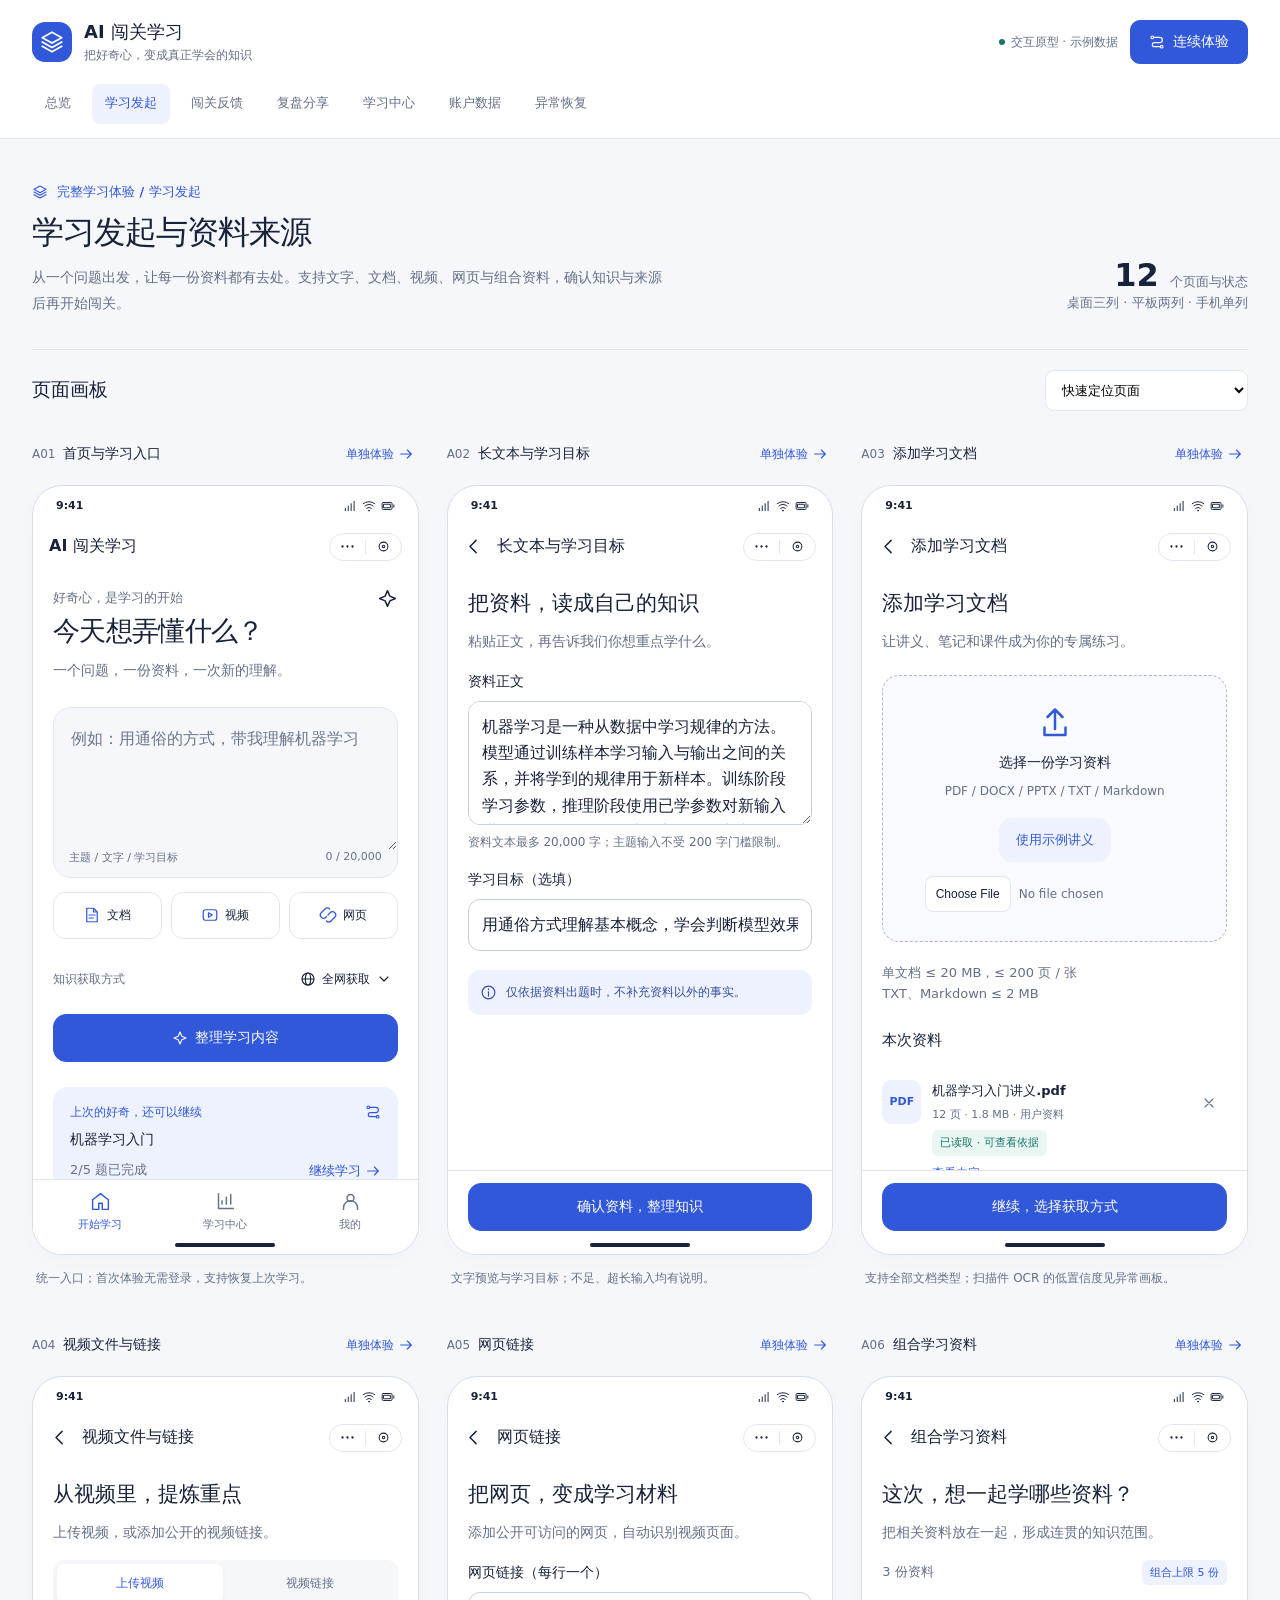
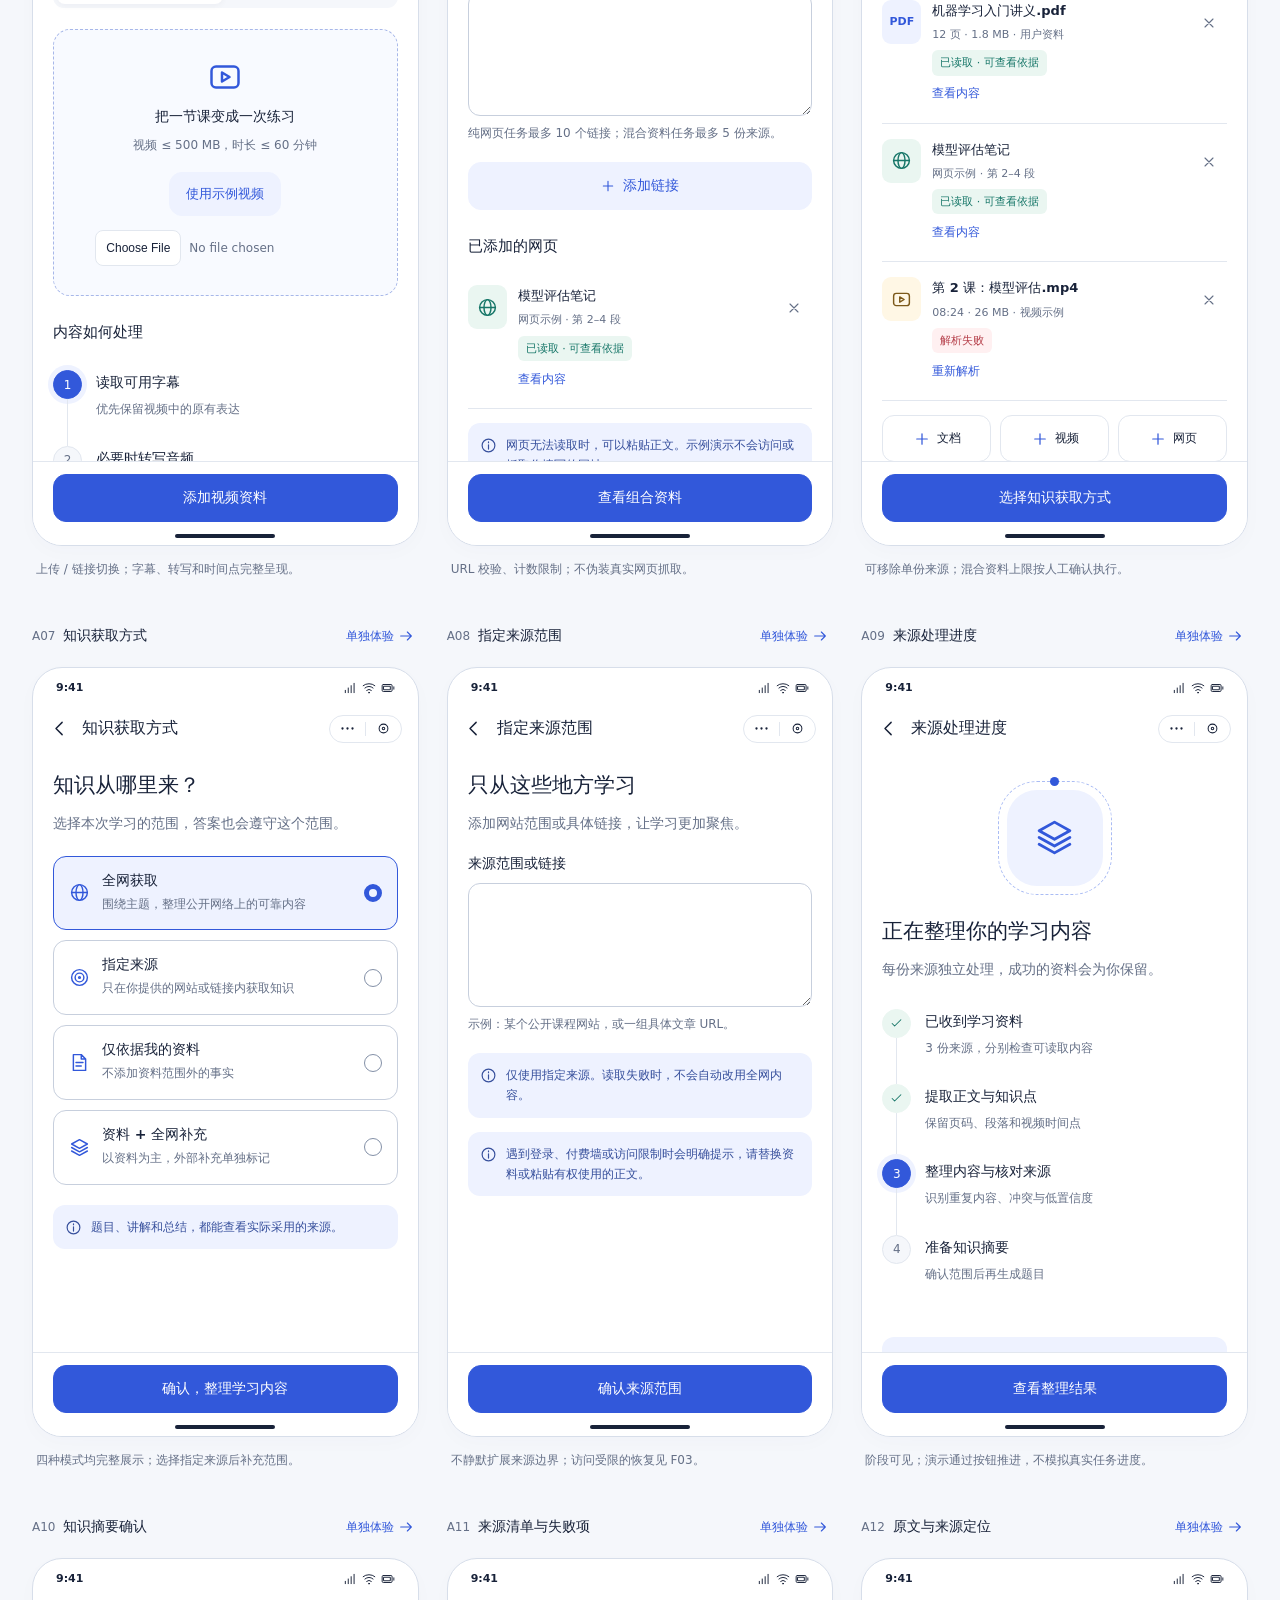
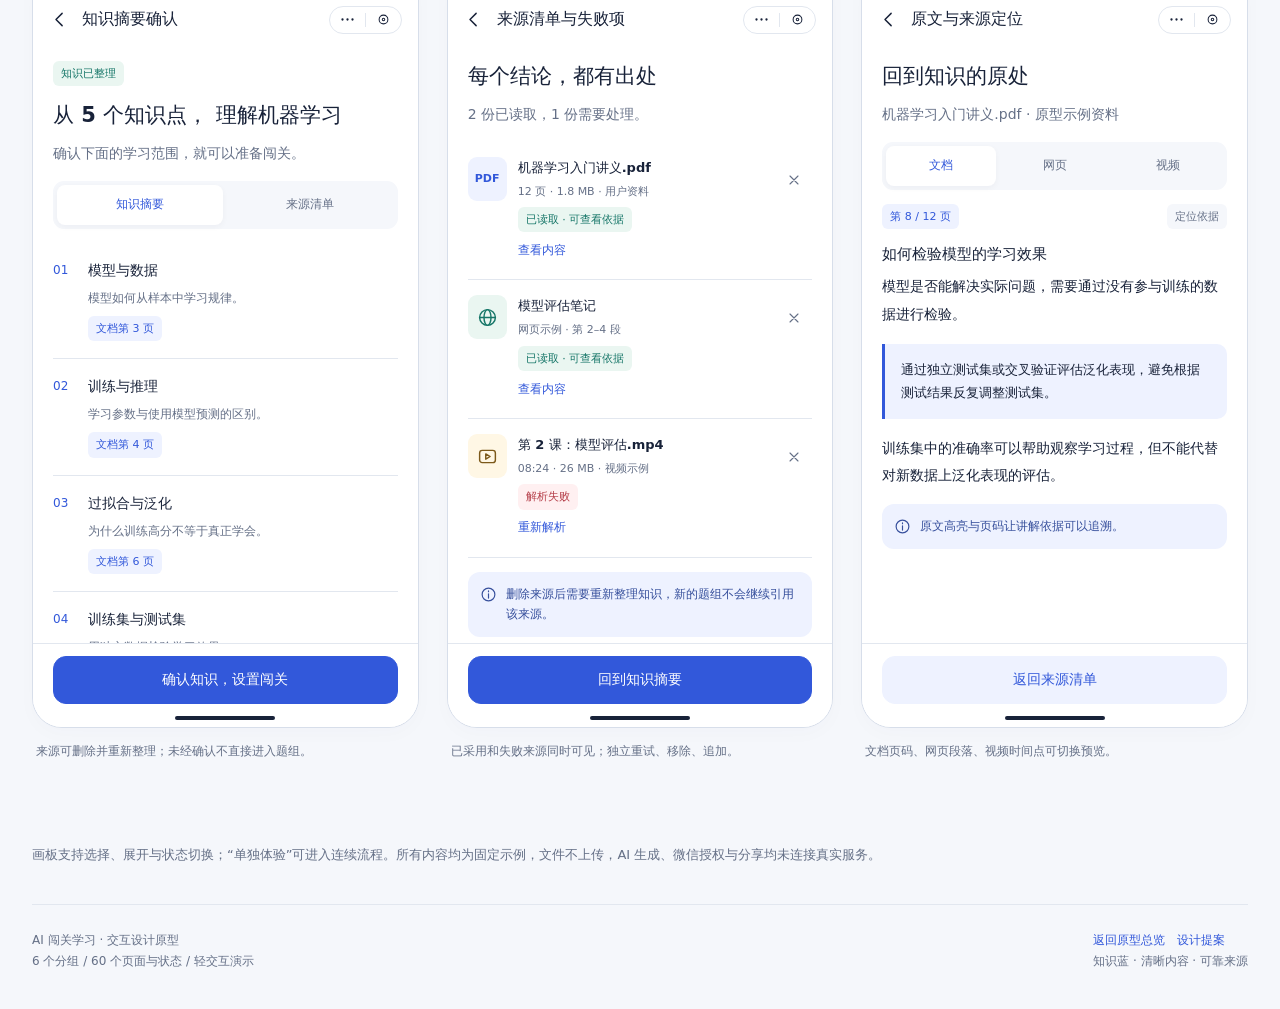
<file: prototype/01-start-and-sources.html>
<!doctype html>
<html lang="zh-CN">
<head>
<meta charset="utf-8">
<meta name="viewport" content="width=device-width,initial-scale=1,viewport-fit=cover">
<meta name="theme-color" content="#3258da">
<meta name="description" content="AI 闯关学习小程序：完整页面画板与轻交互原型，使用本地示例数据。">
<title>学习发起与资料来源 · AI 闯关学习</title>
<style>/* AI 闯关学习 · approved light visual system */
:root{color-scheme:light;--blue:#3258da;--blue-dark:#2546b8;--blue-soft:#eef2ff;--paper:#f5f7fb;--ink:#182239;--muted:#657087;--line:#e2e7ef;--green:#167668;--green-soft:#eaf6f1;--amber:#f5b94c;--amber-soft:#fff7e5;--red:#b53e49;--red-soft:#fff0f1;--white:#fff;--radius:20px;font-family:"PingFang SC","Microsoft YaHei",system-ui,sans-serif;color:var(--ink);background:var(--paper);font-synthesis:none}
*{box-sizing:border-box}body{margin:0}button,input,textarea,select{font:inherit}button,a,input,textarea,select{-webkit-tap-highlight-color:transparent}button,a{touch-action:manipulation}button{cursor:pointer}a{color:inherit;text-decoration:none}button:focus-visible,a:focus-visible,input:focus-visible,textarea:focus-visible,select:focus-visible,summary:focus-visible{outline:3px solid var(--blue);outline-offset:3px}button{transition:background .15s,color .15s,border-color .15s}button:active{filter:brightness(.94)}button:disabled{cursor:not-allowed;opacity:.5}button svg,a svg{flex-shrink:0}.icon{width:21px;height:21px;vertical-align:middle;fill:none;stroke:currentColor;stroke-width:1.65;stroke-linecap:round;stroke-linejoin:round}.small-icon{width:16px;height:16px}.muted{color:var(--muted)}.blue{color:var(--blue)}.green{color:var(--green)}.red{color:var(--red)}.small{font-size:13px;line-height:1.6}.tiny{font-size:12px}.sr-only{position:absolute;width:1px;height:1px;padding:0;overflow:hidden;clip:rect(0,0,0,0);white-space:nowrap;border:0}
.shell{max-width:1320px;margin:auto;padding:0 32px}.site-header{background:rgba(255,255,255,.96);border-bottom:1px solid var(--line)}.topbar{min-height:84px;display:flex;align-items:center;justify-content:space-between;gap:24px}.brand{display:flex;align-items:center;gap:12px;font-size:18px;font-weight:700;white-space:nowrap}.brand small{font-size:12px;font-weight:400;color:var(--muted);display:block;margin-top:3px}.brandmark{width:40px;height:40px;display:grid;place-items:center;background:var(--blue);color:white;border-radius:13px}.brandmark .icon{width:26px;height:26px}.top-actions{display:flex;align-items:center;gap:12px}.demo-label{font-size:12px;color:var(--muted);display:flex;align-items:center;gap:6px}.demo-label:before{content:"";width:6px;height:6px;border-radius:50%;background:var(--green)}.site-btn{border:1px solid var(--line);background:white;border-radius:10px;padding:12px 18px;display:inline-flex;align-items:center;justify-content:center;gap:8px;font-weight:600;font-size:14px;min-height:44px}.site-btn.primary{background:var(--blue);color:white;border-color:var(--blue)}.site-btn:hover{background:var(--blue-soft);color:var(--blue)}.site-btn.primary:hover{background:var(--blue-dark);color:white}.section-nav{display:flex;gap:8px;flex-wrap:wrap;padding:0 0 14px}.section-nav a{font-size:13px;color:var(--muted);padding:10px 13px;border-radius:8px;min-height:40px}.section-nav a.active{color:var(--blue);background:var(--blue-soft);font-weight:600}.section-nav a:hover{background:var(--paper)}
.intro{display:flex;justify-content:space-between;align-items:flex-end;gap:40px;padding:44px 0 32px}.intro h1{font-size:32px;letter-spacing:-1px;line-height:1.4;margin:9px 0 10px}.intro p{max-width:640px;font-size:14px;line-height:1.85;color:var(--muted);margin:0}.eyebrow{font-size:13px;color:var(--blue);font-weight:600;display:flex;align-items:center;gap:9px}.intro-aside{text-align:right;white-space:nowrap;color:var(--muted);font-size:13px;padding-bottom:5px}.intro-aside strong{font-size:32px;color:var(--ink);font-weight:600;margin-right:7px}.index-hero{display:grid;grid-template-columns:1.05fr 1fr;gap:60px;padding:58px 0 42px;align-items:center}.index-hero h1{font-size:46px;line-height:1.35;letter-spacing:-1.5px;margin:13px 0 20px;font-weight:650}.index-hero p{max-width:520px;font-size:15px;color:var(--muted);line-height:1.9}.hero-actions{display:flex;gap:12px;margin-top:27px;flex-wrap:wrap}.journey{position:relative;min-height:240px;display:flex;align-items:center;justify-content:center;gap:22px;border-radius:24px;background:#edf1fc;overflow:hidden}.journey:before{content:"";position:absolute;width:300px;height:300px;border-radius:50%;border:1px solid #d5ddf6;left:20%;top:-28px}.journey:after{content:"";position:absolute;width:420px;height:420px;border-radius:50%;border:1px solid #d5ddf6;left:10%;top:-88px}.journey-item{z-index:1;width:115px;padding:19px 10px;background:white;border:1px solid #dce3f4;border-radius:18px;text-align:center;box-shadow:0 12px 24px #243b7210}.journey-item:nth-child(2){transform:translateY(-18px)}.journey-item:nth-child(3){transform:translateY(18px)}.journey-item .icon{width:32px;height:32px;color:var(--blue);margin-bottom:13px}.journey-item strong{font-size:14px;display:block}.journey-item small{font-size:11px;color:var(--muted);display:block;margin-top:6px}.index-groups{display:grid;grid-template-columns:repeat(3,minmax(0,1fr));gap:16px;margin:0 0 44px}.group-link{padding:23px;background:white;border:1px solid var(--line);border-radius:14px;display:flex;gap:15px;align-items:center}.group-link:hover{border-color:#94a9ec;background:#fafbff}.group-link>span{color:var(--blue);background:var(--blue-soft);width:44px;height:44px;display:grid;place-items:center;border-radius:12px}.group-link strong{font-size:15px}.group-link p{font-size:12px;color:var(--muted);margin:7px 0 0}.group-link .arrow{margin-left:auto;color:var(--muted)}.review-note{font-size:13px;color:var(--muted);padding:15px 0 25px;line-height:1.7}.gallery-toolbar{display:flex;align-items:center;justify-content:space-between;gap:18px;margin-bottom:25px;padding-top:20px;border-top:1px solid var(--line)}.gallery-toolbar h2{margin:0;font-size:19px}.gallery-toolbar select{border:1px solid var(--line);border-radius:9px;padding:11px 35px 11px 12px;background:white;font-size:13px;max-width:220px}.screen-grid{display:grid;grid-template-columns:repeat(3,minmax(0,1fr));gap:38px 28px;padding-bottom:54px}.screen-card{min-width:0;scroll-margin-top:20px}.screen-caption{display:flex;align-items:center;justify-content:space-between;gap:10px;margin-bottom:12px;min-height:37px}.screen-caption h2{font-size:14px;margin:0;font-weight:600}.screen-id{font-size:12px;color:var(--muted);margin-right:8px;font-weight:400}.screen-caption button{border:0;background:transparent;color:var(--blue);font-size:12px;min-height:37px;padding:0 5px;display:flex;align-items:center;gap:4px}.screen-footnote{font-size:12px;color:var(--muted);margin:13px 4px 0;line-height:1.75}.phone{height:770px;background:var(--white);border:1px solid #d7deea;border-radius:30px;overflow:hidden;display:flex;flex-direction:column;position:relative;box-shadow:0 6px 20px #23375605;isolation:isolate}.statusbar{height:34px;flex-shrink:0;display:flex;justify-content:space-between;align-items:center;padding:6px 23px 0;font-size:11px;font-weight:600}.status-symbols{display:flex;align-items:center;gap:5px}.status-symbols .icon{width:14px;height:14px}.app-top{height:54px;padding:0 16px;display:flex;align-items:center;justify-content:space-between;gap:5px;flex-shrink:0}.app-title{font-size:16px;font-weight:600;display:flex;align-items:center;gap:5px;min-width:0}.app-title>span{overflow:hidden;text-overflow:ellipsis;white-space:nowrap}.app-top .back{background:transparent;border:0;width:36px;height:44px;display:grid;place-items:center;margin-left:-8px;color:var(--ink)}.capsule{border:1px solid var(--line);border-radius:20px;display:flex;align-items:center;justify-content:center;gap:10px;width:73px;height:28px;color:var(--ink);flex-shrink:0}.capsule i{height:14px;width:1px;background:var(--line)}.capsule .icon{width:15px;height:15px}.phone-content{flex:1;overflow-y:auto;overflow-x:hidden;overscroll-behavior:contain;padding:14px 20px 24px;scrollbar-width:thin;scrollbar-color:#d6deeb transparent}.phone-content:focus{outline-offset:-3px}.home-indicator{height:18px;flex-shrink:0;display:flex;justify-content:center;align-items:center;background:white}.home-indicator:after{content:"";height:4px;width:100px;background:var(--ink);border-radius:9px}.app-bottom{display:flex;border-top:1px solid var(--line);padding:8px 5px 0;justify-content:space-around;background:white;flex-shrink:0}.app-bottom button{border:0;background:transparent;color:var(--muted);display:flex;flex-direction:column;align-items:center;justify-content:center;gap:5px;font-size:11px;min-width:72px;min-height:48px}.app-bottom button.current{color:var(--blue);font-weight:600}.app-bottom .icon{width:21px;height:21px}.actionbar{padding:12px 20px 5px;background:white;border-top:1px solid var(--line);flex-shrink:0}.actionbar .btn{width:100%}.actionbar .helper{margin:0 0 9px;text-align:center;font-size:12px}.phone h1{font-size:27px;line-height:1.4;letter-spacing:-.7px;margin:3px 0 9px;font-weight:650}.phone h2{font-size:21px;line-height:1.5;margin:0 0 10px;font-weight:600}.phone h3{font-size:15px;line-height:1.5;margin:0;font-weight:600}.phone p{line-height:1.75;font-size:14px;margin:8px 0 15px}.phone .lead{font-size:14px;color:var(--muted);margin-top:0}.section-title{display:flex;align-items:center;justify-content:space-between;margin:25px 0 13px;gap:8px}.section-title button{color:var(--blue);font-size:12px;background:none;border:0;min-height:32px}.section-title a{font-size:12px;color:var(--blue)}.btn{min-height:48px;padding:12px 16px;border-radius:13px;border:1px solid var(--line);background:white;color:var(--ink);font-size:14px;font-weight:600;display:inline-flex;justify-content:center;align-items:center;gap:7px;line-height:1.4}.btn.primary{color:white;background:var(--blue);border-color:var(--blue)}.btn.primary:hover{background:var(--blue-dark)}.btn.secondary{background:var(--blue-soft);color:var(--blue);border-color:var(--blue-soft)}.btn.danger{color:var(--red);background:var(--red-soft);border-color:var(--red-soft)}.btn.full{width:100%}.button-row{display:flex;gap:10px}.button-row>.btn{flex:1;padding-left:10px;padding-right:10px}.text-btn{min-height:40px;background:none;border:0;color:var(--blue);font-size:13px;padding:8px 0}.softbox{background:var(--paper);border:1px solid var(--line);padding:16px;border-radius:16px;margin:14px 0}.bluebox{background:var(--blue-soft);border:1px solid #dce4fd;padding:18px;border-radius:18px;margin:14px 0}.notice{display:flex;align-items:flex-start;gap:9px;border-radius:12px;padding:12px;background:var(--amber-soft);font-size:12px;line-height:1.7;color:#755317;margin:14px 0}.notice .icon{width:17px;height:17px;flex-shrink:0;margin-top:2px}.notice.info{background:var(--blue-soft);color:#364f9c}.notice.success{background:var(--green-soft);color:var(--green)}.notice.error{background:var(--red-soft);color:var(--red)}.chip{display:inline-flex;align-items:center;gap:5px;border-radius:6px;padding:5px 8px;font-size:11px;line-height:1.4;background:var(--paper);color:var(--muted)}.chip.blue{background:var(--blue-soft);color:var(--blue)}.chip.green{background:var(--green-soft);color:var(--green)}.chip.red{background:var(--red-soft);color:var(--red)}.chip.amber{background:var(--amber-soft);color:#775218}.chips{display:flex;gap:7px;flex-wrap:wrap}.field{display:block;margin:19px 0}.field>span,.field>label{display:block;font-size:14px;font-weight:600;margin-bottom:10px}.field small{display:block;color:var(--muted);font-size:12px;margin-top:8px;line-height:1.6}.field input,.field textarea,.field select,.input{display:block;width:100%;border:1px solid #c7cfdd;background:white;border-radius:12px;padding:12px 13px;color:var(--ink);font-size:16px;min-width:0;line-height:1.65}.field textarea{resize:vertical;min-height:124px}.field input[type=checkbox]{width:18px;display:inline}.field input[type=date]{min-width:0}.input-composer{background:var(--paper);border:1px solid var(--line);border-radius:18px;margin-top:24px;overflow:hidden}.input-composer textarea{resize:vertical;min-height:142px;max-height:270px;padding:17px;width:100%;background:transparent;border:0;font-size:16px;line-height:1.75;color:var(--ink);display:block}.input-composer textarea::placeholder{color:#6d778c}.composer-foot{padding:0 15px 12px;display:flex;justify-content:space-between;font-size:11px;color:var(--muted)}.attach-grid{display:grid;grid-template-columns:repeat(3,1fr);gap:9px;margin:14px 0 19px}.attach-grid button{background:white;border:1px solid var(--line);border-radius:12px;padding:13px 5px;color:var(--ink);font-size:12px;display:flex;align-items:center;justify-content:center;gap:6px;min-height:47px}.attach-grid .icon{width:18px;height:18px;color:var(--blue)}.mode-line{display:flex;align-items:center;justify-content:space-between;padding:4px 0 17px;font-size:12px;color:var(--muted)}.mode-line button{background:transparent;border:0;color:var(--ink);min-height:35px;font-size:12px;display:flex;align-items:center;gap:6px}.resume{background:var(--blue-soft);padding:17px;border-radius:15px;margin-top:25px}.resume-head{display:flex;justify-content:space-between;font-size:12px;margin-bottom:8px;color:var(--blue)}.resume strong{font-size:14px;font-weight:600}.resume .resume-bottom{display:flex;justify-content:space-between;align-items:center;margin-top:7px}.resume .text-btn{min-height:30px;padding:0}.idea{display:block;text-align:left;background:none;border:0;border-bottom:1px solid var(--line);padding:13px 0;width:100%;font-size:13px;color:var(--ink);min-height:44px}.idea:last-child{border:0}.idea .icon{width:15px;height:15px;margin-right:5px;color:var(--blue)}.source-row{display:flex;align-items:flex-start;gap:11px;padding:15px 0;border-bottom:1px solid var(--line)}.source-row:last-child{border-bottom:0}.source-type{width:39px;height:44px;display:grid;place-items:center;background:var(--blue-soft);color:var(--blue);border-radius:9px;flex-shrink:0;font-size:11px;font-weight:700}.source-type.video{background:var(--amber-soft);color:#7c591a}.source-type.web{background:var(--green-soft);color:var(--green)}.source-info{flex:1;min-width:0}.source-info strong{font-size:13px;line-height:1.7;display:block;overflow-wrap:anywhere}.source-info p{font-size:11px;color:var(--muted);margin:3px 0 6px}.source-info .text-btn{font-size:12px;min-height:32px;padding:4px 5px 0 0}.source-row>button{border:0;background:none;color:var(--muted);width:36px;min-height:44px;flex-shrink:0}.dropzone{border:1.5px dashed #a7b7e9;border-radius:17px;background:#f8faff;padding:29px 15px;text-align:center;margin:21px 0}.dropzone>.icon{width:36px;height:36px;color:var(--blue);margin-bottom:13px}.dropzone strong{display:block;font-size:14px}.dropzone p{font-size:12px;color:var(--muted);margin:9px 0 16px}.dropzone .btn{min-height:40px;font-size:13px}.file-input{max-width:100%;font-size:12px;color:var(--muted);margin-top:14px}.file-input::file-selector-button{border:1px solid var(--line);border-radius:8px;background:white;padding:10px;margin-right:8px;color:var(--ink)}.choice-list{display:grid;gap:10px;margin:20px 0}.choice{display:flex;text-align:left;align-items:center;gap:12px;width:100%;padding:15px;border:1px solid #c7cfdd;border-radius:13px;background:white;min-height:62px;color:var(--ink)}.choice.selected{border-color:var(--blue);background:var(--blue-soft)}.choice .choice-copy{flex:1;min-width:0}.choice strong{display:block;font-size:14px}.choice small{display:block;margin-top:5px;font-size:12px;color:var(--muted);line-height:1.65}.choice>.icon{color:var(--blue)}.radio-dot{width:18px;height:18px;border:1.5px solid #8390a7;border-radius:50%;flex-shrink:0}.choice.selected .radio-dot{border:5px solid var(--blue)}.segment{display:flex;background:var(--paper);padding:4px;border-radius:11px;gap:4px;margin:14px 0}.segment button{flex:1;min-width:0;border:0;background:none;color:var(--muted);font-size:12px;padding:10px 6px;min-height:40px;border-radius:8px}.segment button.selected{background:white;color:var(--blue);box-shadow:0 2px 6px #1822390a;font-weight:600}.pills{display:flex;flex-wrap:wrap;gap:8px;margin:12px 0}.pills button{font-size:13px;background:white;border:1px solid #c7cfdd;padding:11px 14px;border-radius:10px;color:var(--ink);min-height:42px}.pills button.selected{border-color:var(--blue);color:var(--blue);background:var(--blue-soft)}.steps{margin:27px 0}.step{position:relative;display:flex;gap:14px;padding:0 0 26px;align-items:flex-start}.step:not(:last-child):before{content:"";position:absolute;left:14px;top:29px;bottom:0;width:1px;background:var(--line)}.step-circle{border-radius:50%;background:var(--paper);border:1px solid var(--line);height:29px;width:29px;display:grid;place-items:center;color:var(--muted);font-size:12px;flex-shrink:0}.step.done .step-circle{background:var(--green-soft);border-color:var(--green-soft);color:var(--green)}.step.active .step-circle{background:var(--blue);color:white;border-color:var(--blue);box-shadow:0 0 0 5px var(--blue-soft)}.step strong{display:block;font-size:14px;padding-top:4px}.step small{display:block;color:var(--muted);font-size:12px;margin-top:7px;line-height:1.7}.step .icon{width:15px;height:15px}.knowledge{padding:17px 0;border-bottom:1px solid var(--line);display:flex;gap:12px}.knowledge-num{font-size:12px;color:var(--blue);padding-top:3px;width:23px;flex-shrink:0}.knowledge p{font-size:12px;color:var(--muted);margin:7px 0}.knowledge h3{font-size:14px}.citation{border-left:3px solid var(--blue);background:var(--blue-soft);padding:14px 16px;border-radius:0 10px 10px 0;font-size:13px;line-height:1.8;margin:16px 0}.citation mark{background:#dbe4ff;color:var(--ink)}.citation small{display:block;color:var(--muted);margin-top:10px}.phone details{border:1px solid var(--line);border-radius:12px;padding:0 13px;margin:12px 0}.phone summary{list-style:none;cursor:pointer;min-height:44px;display:flex;align-items:center;justify-content:space-between;gap:8px;font-size:12px;color:var(--blue)}.phone summary:after{content:"＋"}.phone details[open] summary:after{content:"−"}.phone details p{font-size:13px}.quiz-progress{display:flex;gap:6px;margin:2px 0 17px}.quiz-progress span{height:5px;flex:1;background:#e9edf5;border-radius:8px}.quiz-progress span.done{background:var(--blue)}.quiz-meta{display:flex;justify-content:space-between;align-items:center;margin:0 0 21px}.quiz-counter{color:var(--muted);font-size:12px}.question-stem{font-size:20px!important;line-height:1.65!important;margin:18px 0 25px!important;font-weight:600}.options{display:grid;gap:11px}.option{display:flex;gap:12px;align-items:flex-start;width:100%;text-align:left;min-height:58px;border:1px solid #bec8d9;border-radius:12px;padding:15px 13px;background:white;color:var(--ink);font-size:15px;line-height:1.65;opacity:1!important}.option-key{font-size:12px;line-height:24px;text-align:center;width:24px;height:24px;flex-shrink:0;border-radius:50%;border:1px solid #b5c0d4;color:#58657d}.option.multi .option-key{border-radius:6px}.option.selected{background:var(--blue-soft);border-color:var(--blue)}.option.selected .option-key{background:var(--blue);color:white;border-color:var(--blue)}.option.correct{background:var(--green-soft);border-color:var(--green)}.option.wrong{background:var(--red-soft);border-color:var(--red)}.option.missed{background:var(--amber-soft);border-color:#b8821a}.option-label{flex:1}.answer-status{display:block;font-size:11px;margin-top:3px;font-weight:600}.feedback{margin-top:19px;padding:17px;border-radius:14px;background:var(--green-soft)}.feedback.error{background:var(--red-soft)}.feedback h3{color:var(--green);font-size:15px;display:flex;align-items:center;gap:7px}.feedback.error h3{color:var(--red)}.feedback p{font-size:12px;margin:8px 0 0}.explanation{padding:22px 0 0}.explanation h3{font-size:15px}.explanation p{font-size:13px;line-height:1.85}.report-hero{text-align:center;padding:8px 0 17px}.award{position:relative;width:74px;height:74px;border-radius:23px;background:var(--amber-soft);display:grid;place-items:center;margin:0 auto 18px;transform:rotate(-6deg)}.award .icon{width:40px;height:40px;color:#8e651d;transform:rotate(6deg)}.report-hero .score{font-size:50px;line-height:1.2;font-weight:650;letter-spacing:-2px;margin:15px 0 4px}.report-hero .score small{font-size:15px;font-weight:400;letter-spacing:0;color:var(--muted);margin-left:4px}.report-hero h2{font-size:22px}.report-hero p{margin:5px 0;font-size:13px;color:var(--muted)}.metrics{display:grid;grid-template-columns:repeat(3,minmax(0,1fr));padding:17px 0;border-top:1px solid var(--line);border-bottom:1px solid var(--line);gap:8px;margin:14px 0}.metrics>div{text-align:center;border-right:1px solid var(--line)}.metrics>div:last-child{border:0}.metrics strong{font-size:20px;font-weight:600;display:block;font-variant-numeric:tabular-nums}.metrics small{font-size:11px;color:var(--muted);display:block;margin-top:6px}.concept-flow{display:flex;align-items:center;gap:7px;flex-wrap:wrap;padding:16px 0}.concept-flow span{background:var(--blue-soft);color:var(--blue);padding:9px 12px;font-size:12px;border-radius:8px}.concept-flow .icon{width:15px;height:15px;color:var(--muted)}.list-row{display:flex;align-items:center;gap:12px;padding:15px 0;border-bottom:1px solid var(--line);width:100%;border-top:0;border-left:0;border-right:0;background:white;text-align:left;color:var(--ink);font-size:14px;min-height:56px}.list-row:last-child{border-bottom:0}.list-row .row-main{flex:1;min-width:0}.list-row small{display:block;font-size:12px;color:var(--muted);margin-top:6px;line-height:1.55}.list-row>span:last-child{flex-shrink:0}.list-row>.icon{color:var(--muted)}.row-badge{width:35px;height:35px;border-radius:10px;background:var(--paper);display:grid;place-items:center;color:var(--blue);flex-shrink:0}.row-badge .icon{width:18px;height:18px}.progress-track{height:6px;border-radius:8px;background:#e9eef6;margin:12px 0 5px;overflow:hidden}.progress-fill{height:100%;border-radius:8px;background:var(--blue)}.mini-stats{display:grid;grid-template-columns:1fr 1fr;gap:12px;margin:20px 0}.mini-stat{padding:16px;border-radius:14px;background:var(--paper)}.mini-stat strong{font-size:26px;display:block;font-weight:600;letter-spacing:-.5px}.mini-stat small{font-size:12px;color:var(--muted);display:block;margin-top:7px}.chart{width:100%;height:auto;margin:12px 0 0;overflow:visible}.chart text{font-family:inherit;font-size:10px;fill:var(--muted)}.chart line{stroke:var(--line)}.filter-row{display:flex;gap:8px;flex-wrap:wrap;margin:13px 0}.filter-row select{font-size:12px;min-height:40px;max-width:100%;border:1px solid var(--line);background:white;color:var(--ink);border-radius:9px;padding:7px 8px}.bar-row{margin:18px 0}.bar-row .bar-label{display:flex;justify-content:space-between;font-size:13px;gap:10px}.bar-row small{font-size:11px;color:var(--muted)}.share-card{position:relative;background:var(--blue);border-radius:19px;color:white;padding:25px 23px;margin:18px 0 22px;overflow:hidden;min-height:254px}.share-card:after{content:"";width:180px;height:180px;position:absolute;right:-95px;top:-70px;border:28px solid #ffffff12;border-radius:50%;pointer-events:none}.share-card h2{font-size:23px;margin:27px 0 13px;color:white}.share-card p{font-size:12px;color:#e1e7ff;line-height:1.8}.share-card .share-brand{display:flex;align-items:center;gap:8px;font-size:12px;color:#e1e7ff}.share-card .share-score{font-size:30px;font-weight:600;margin:10px 0}.share-bottom{display:flex;align-items:center;justify-content:space-between;margin-top:25px;font-size:11px;color:#e1e7ff}.share-symbol{width:39px;height:39px;border:1px solid #ffffff70;border-radius:10px;display:grid;place-items:center}.switch-row{display:flex;gap:10px;justify-content:space-between;align-items:center;padding:15px 0;border-bottom:1px solid var(--line);font-size:13px;min-height:54px}.switch-row>span{flex:1}.switch-row small{display:block;color:var(--muted);font-size:11px;margin-top:5px;line-height:1.6}.switch{appearance:none;cursor:pointer;width:40px;height:24px;background:#adb7c8;border:0;border-radius:20px;position:relative;flex-shrink:0;margin:0}.switch:before{content:"";position:absolute;width:18px;height:18px;border-radius:50%;left:3px;top:3px;background:white;transition:transform .16s}.switch:checked{background:var(--blue)}.switch:checked:before{transform:translateX(16px)}.empty{text-align:center;padding:35px 9px 23px}.empty-icon{width:79px;height:79px;border-radius:26px;background:var(--blue-soft);color:var(--blue);display:grid;place-items:center;margin:0 auto 23px}.empty-icon .icon{height:37px;width:37px}.empty-icon.warning{background:var(--amber-soft);color:#916315}.empty-icon.error{background:var(--red-soft);color:var(--red)}.empty p{font-size:13px;color:var(--muted);max-width:260px;margin:12px auto 21px}.empty h2{font-size:20px}.avatar{width:56px;height:56px;border-radius:18px;background:var(--blue-soft);color:var(--blue);display:grid;place-items:center;font-size:20px;font-weight:600;flex-shrink:0}.profile{display:flex;align-items:center;gap:14px;margin:17px 0 28px}.profile h2{font-size:21px;margin:0 0 5px}.profile p{font-size:12px;color:var(--muted);margin:0}.terms{font-size:12px!important;color:var(--muted);line-height:1.9!important}.checkline{display:flex;gap:9px;align-items:flex-start;font-size:12px;line-height:1.9;margin:19px 0}.checkline input{width:17px;height:17px;margin:3px 0;accent-color:var(--blue);flex-shrink:0}.checkline a{color:var(--blue);text-decoration:underline}.modal-preview{background:#f0f3f9;margin:-14px -20px -24px;padding:32px 20px;min-height:100%;display:flex;align-items:center;justify-content:center}.confirm-box{width:100%;border-radius:20px;background:white;padding:24px 20px;box-shadow:0 10px 40px #18223910}.confirm-box h2{font-size:20px}.confirm-box p{font-size:13px;color:var(--muted)}.checkmark-circle{display:grid;place-items:center;width:44px;height:44px;background:var(--green-soft);color:var(--green);border-radius:50%;margin-bottom:17px}.inline-error{font-size:12px!important;color:var(--red)!important;margin:8px 0!important}.privacy-list{padding-left:19px;color:var(--muted);font-size:13px;line-height:2}.skeleton{height:13px;border-radius:5px;background:#e9edf5;margin:11px 0}.skeleton.short{width:60%}.version{font-size:11px;color:var(--muted);text-align:center;margin:25px 0 5px}.foot{border-top:1px solid var(--line);padding:25px 0 36px;color:var(--muted);font-size:12px;display:flex;justify-content:space-between;gap:20px;line-height:1.8}.foot a{color:var(--blue)}.toast{position:fixed;bottom:25px;left:50%;transform:translateX(-50%);max-width:calc(100% - 32px);padding:13px 21px;border-radius:13px;background:var(--ink);color:white;font-size:13px;line-height:1.7;box-shadow:0 5px 20px #0002;z-index:100;pointer-events:none}.toast[hidden]{display:none}.demo-dialog{border:0;padding:0;background:transparent;max-width:calc(100% - 24px);max-height:calc(100dvh - 24px);width:435px;overflow:visible}.demo-dialog::backdrop{background:#132141b3;backdrop-filter:blur(5px)}.demo-wrap{background:white;border-radius:25px;overflow:hidden;box-shadow:0 30px 90px #0003}.demo-toolbar{display:flex;align-items:center;justify-content:space-between;padding:11px 17px;background:var(--paper);font-size:12px;color:var(--muted);gap:10px}.demo-toolbar button{border:0;background:white;border-radius:8px;display:grid;place-items:center;width:34px;height:34px;color:var(--ink)}.demo-dialog .phone{border:0;border-radius:0;height:min(790px,calc(100dvh - 83px));box-shadow:none}.demo-toolbar strong{font-size:12px;font-weight:500}.demo-dialog .phone-content{padding-top:12px}.demo-dialog .statusbar{display:none}.demo-dialog .app-top{height:54px}.demo-actions{display:flex;gap:6px}.demo-dialog .home-indicator{height:max(18px,env(safe-area-inset-bottom))}.table{border-collapse:collapse;width:100%;font-size:12px;margin:16px 0}.table th,.table td{padding:12px 5px;text-align:left;border-bottom:1px solid var(--line)}.table th{color:var(--muted);font-weight:400}.table td:last-child,.table th:last-child{text-align:right}.row-spread{display:flex;align-items:center;justify-content:space-between;gap:10px}.spacer{height:14px}.record-date{font-size:11px;color:var(--muted);padding-top:17px}.invalid-note{font-size:12px;color:var(--red);padding:11px;background:var(--red-soft);border-radius:9px}.load-orbit{width:96px;height:96px;position:relative;display:grid;place-items:center;background:var(--blue-soft);border-radius:30px;margin:20px auto 30px;color:var(--blue)}.load-orbit>.icon{width:41px;height:41px}.load-orbit:before{content:"";position:absolute;inset:-9px;border:1px dashed #aabcf4;border-radius:39px}.load-orbit:after{content:"";width:9px;height:9px;border-radius:50%;position:absolute;background:var(--blue);top:-13px;left:43px}.article-copy{font-size:14px;line-height:1.95}.article-copy p{font-size:14px;line-height:1.95}.danger-area{padding:20px 0;margin-top:20px;border-top:1px solid var(--line)}.center{text-align:center}.error-list button{margin-top:10px}.flash{animation:highlight .8s ease}@keyframes highlight{50%{box-shadow:0 0 0 5px #3258da24}}
@media(min-width:1600px){.shell{max-width:1390px}.screen-grid{gap:42px 42px}.phone{height:800px}}
@media(max-width:1130px){.screen-grid{grid-template-columns:repeat(2,minmax(0,1fr));gap:36px 30px;max-width:860px;margin:auto}.index-groups{grid-template-columns:repeat(2,minmax(0,1fr))}.index-hero h1{font-size:37px}.journey{gap:11px}.journey-item{width:99px}.intro{gap:20px}.index-hero{gap:28px}}
@media(max-width:720px){.shell{padding:0 18px}.topbar{min-height:74px;gap:10px}.brand{font-size:15px;gap:8px}.brandmark{width:34px;height:34px;border-radius:10px}.brand small{font-size:10px}.top-actions .demo-label{display:none}.top-actions .site-btn{padding:10px 12px;font-size:12px}.section-nav{gap:3px;padding-bottom:12px}.section-nav a{font-size:11px;padding:8px}.intro{padding:28px 0 24px;align-items:flex-start}.intro h1{font-size:26px}.intro p{font-size:13px}.intro-aside{display:none}.index-hero{display:block;padding:30px 0}.index-hero h1{font-size:34px;letter-spacing:-1px}.index-hero p{font-size:14px}.journey{margin-top:28px;min-height:190px}.journey-item{width:94px;padding:15px 7px}.journey-item strong{font-size:12px}.index-groups{gap:9px;margin-bottom:30px}.group-link{padding:15px 12px;gap:9px;align-items:flex-start}.group-link>span{width:30px;height:30px;border-radius:9px;flex-shrink:0}.group-link>span .icon{width:17px}.group-link strong{font-size:12px}.group-link p{font-size:11px;line-height:1.6}.group-link .arrow{display:none}.screen-grid{grid-template-columns:1fr;max-width:430px;gap:30px}.gallery-toolbar{gap:12px}.gallery-toolbar h2{font-size:17px}.gallery-toolbar select{max-width:165px;font-size:12px}.phone{height:780px;border-radius:23px}.foot{display:block}.foot>span{display:block;margin-bottom:8px}.demo-dialog{max-width:calc(100% - 16px);max-height:calc(100dvh - 16px)}.demo-dialog .phone{height:calc(100dvh - 76px)}.hero-actions{gap:8px}.hero-actions .site-btn{font-size:13px}}
@media(max-width:370px){.shell{padding:0 12px}.phone-content{padding-left:16px;padding-right:16px}.actionbar{padding-left:16px;padding-right:16px}.brand small{display:none}.index-hero h1{font-size:30px}.topbar{gap:5px}.section-nav a{font-size:10px}.group-link{display:block}.group-link>span{margin-bottom:10px}.journey{gap:9px}.journey-item{width:85px}.phone{height:760px}.phone h1{font-size:25px}}
@media(prefers-reduced-motion:reduce){*,*:before,*:after{scroll-behavior:auto!important;animation:none!important;transition:none!important}}
@media(max-width:370px){.modal-preview{margin-left:-16px;margin-right:-16px;padding-left:16px;padding-right:16px}}
@media print{.site-header,.top-actions,.gallery-toolbar,.screen-caption button,.foot,.demo-dialog,.toast{display:none}.shell{padding:0}.screen-grid{grid-template-columns:repeat(3,1fr);gap:14px}.phone{height:auto;min-height:690px;box-shadow:none}.phone-content{overflow:visible}.screen-card{break-inside:avoid}.intro{padding:15px 0}.screen-footnote{font-size:10px}}
</style>
</head>
<body data-group="A">
<noscript>请启用 JavaScript 查看交互原型。所有脚本已经内嵌，无需联网。</noscript>
<script>"use strict";
window.PrototypeData = (() => {
  const groups = [
    {key:'A',file:'01-start-and-sources.html',title:'学习发起与资料来源',short:'学习发起',icon:'layers',desc:'从一个问题出发，让每一份资料都有去处。支持文字、文档、视频、网页与组合资料，确认知识与来源后再开始闯关。',names:['首页与学习入口','长文本与学习目标','添加学习文档','视频文件与链接','网页链接','组合学习资料','知识获取方式','指定来源范围','来源处理进度','知识摘要确认','来源清单与失败项','原文与来源定位']},
    {key:'B',file:'02-quiz-and-feedback.html',title:'闯关与即时反馈',short:'闯关反馈',icon:'route',desc:'每次专注一道题，每次提交都多理解一点。三种题型、即时讲解与可追溯的依据，组成有节奏的学习过程。',names:['闯关设置','生成与校验进度','准备开始闯关','单选题','多选题','判断题','回答正确与讲解','漏选、错选与讲解','保存进度与提前结束']},
    {key:'C',file:'03-review-and-sharing.html',title:'复盘与分享',short:'复盘分享',icon:'award',desc:'让一次学习留下清晰的收获。知识总结、逐题复盘与来源一起沉淀，分享时由你决定别人能看到什么。',names:['完整通关报告','知识总结与关系','逐题作答复盘','报告来源清单','错题复习与重新挑战','未完成学习报告','分享范围与卡片预览','好友收到的学习摘要','分享管理与撤回']},
    {key:'D',file:'04-learning-center.html',title:'学习中心与阶段报告',short:'学习中心',icon:'chart',desc:'回看走过的路，找到下一步。用真实作答记录连接学习趋势、薄弱知识点、错题复习与阶段报告。',names:['个人学习概览','多维筛选','学习历史记录','单次学习记录详情','题型表现分析','主题与知识点分析','我的错题本','错题详情与复习改善','阶段报告中心','生成阶段报告','阶段学习报告','指标口径与记录追溯']},
    {key:'E',file:'05-account-and-data.html',title:'账户与数据管理',short:'账户数据',icon:'user',desc:'轻松开始，自主保存。游客随时学习，登录后合并记录；个人资料、分享授权与数据管理始终清晰可控。',names:['我的与账户入口','按需微信授权登录','合并游客学习记录','同步与登录恢复','隐私、协议与 AI 说明','个人数据管理','删除影响与二次确认','导出个人学习数据','问题反馈与处理进度']},
    {key:'F',file:'06-empty-and-recovery.html',title:'空态、异常与恢复',short:'异常恢复',icon:'shield',desc:'遇到问题，也能继续前进。解释当前状态、保留已经完成的部分，为每一种异常提供明确的下一步。',names:['首次学习与数据不足','输入校验与限制','单个来源处理失败','资料不足与来源冲突','题组生成失败','断网与学习进度恢复','AI 总结暂不可用','分享内容不可访问','权限、内容与频率限制']}
  ];
  const questions = [
    {type:'single',tag:'模型与数据',stem:'在机器学习中，训练数据最主要的作用是什么？',options:['让模型从样本中学习规律','保证模型永远不会出错','替代对模型效果的评估','直接决定所有问题的答案'],correct:[0],why:'训练数据为模型提供样本，模型从中学习输入与输出之间的规律。学习到的规律仍需要在未参与训练的数据上检验。',wrong:'更多训练数据不代表绝对正确；评估和泛化能力检验仍然必要。',page:'3',quote:'模型通过训练样本学习规律，并将学到的规律用于新样本。'},
    {type:'single',tag:'训练与推理',stem:'训练完成后，用模型判断一封新邮件是否为垃圾邮件，属于哪个过程？',options:['重新标注','推理','训练集划分','参数初始化'],correct:[1],why:'推理是训练后的模型对新输入产生预测的过程。模型在这里使用已经学到的参数判断新邮件。',wrong:'训练用于学习参数；标注用于准备样本标签，两者都不是此次预测操作。',page:'4',quote:'训练阶段学习参数，推理阶段使用已学参数对新输入进行预测。'},
    {type:'multiple',tag:'模型评估',stem:'哪些做法有助于评估模型对新数据的表现？',options:['使用独立的测试集','只查看训练集上的准确率','进行交叉验证','反复调整测试集直到分数满意'],correct:[0,2],why:'独立测试集提供未参与训练的样本；交叉验证通过多次划分训练与验证数据，帮助评估模型表现的稳定性。',wrong:'只看训练准确率无法判断泛化表现；为提高分数调整测试集会破坏评估的客观性。',page:'8',quote:'通过独立测试集或交叉验证评估泛化表现，避免根据测试结果反复调整测试集。'},
    {type:'multiple',tag:'过拟合',stem:'以下哪些现象可能提示模型出现了过拟合？',options:['训练集表现很好，测试集明显较差','模型过度记住了训练样本的细节','训练集和测试集均表现稳定','从未对新数据进行任何测试'],correct:[0,1],why:'过拟合表现为对训练样本的细节甚至噪声过度适应，导致训练表现与新数据表现之间出现明显差距。',wrong:'稳定的训练与测试表现不支持过拟合判断；没有测试时，信息不足以确认是否过拟合。',page:'6',quote:'过度适应训练样本的细节与噪声，可能使模型在新数据上表现下降。'},
    {type:'boolean',tag:'数据划分',stem:'测试集应尽量独立于训练过程，用来检查模型对新数据的表现。',options:['正确','错误'],correct:[0],why:'独立测试集能帮助观察模型在未见数据上的表现。如果测试数据参与训练，评估结果就可能偏乐观。',wrong:'将测试集用于训练会引入数据泄漏，无法客观反映泛化能力。',page:'7',quote:'保留未参与模型训练的测试数据，用于最终效果检验。'},
    {type:'single',tag:'数据划分',stem:'为了更客观地检验模型效果，应该优先保留哪类数据？',options:['模型已经反复学习过的数据','未参与训练的数据','只有预测正确的数据','删除所有困难样本后的数据'],correct:[1],why:'未参与训练的数据能更好地模拟未来遇到的新样本，用于检验模型学到的规律是否有效。',wrong:'只保留简单或正确样本会引入偏差，反复见过的数据无法代表真实泛化。',page:'7',quote:'保留未参与模型训练的测试数据，用于最终效果检验。'},
    {type:'multiple',tag:'训练与推理',stem:'关于训练和推理，哪些说法符合学习资料？',options:['训练用于从样本学习参数','推理使用训练后的参数作出预测','每一次推理都必须重新训练模型','推理结果仍可能出现错误'],correct:[0,1,3],why:'训练与推理承担不同任务。推理利用已学到的参数产生预测，但模型不能保证任何新样本上的结果都正确。',wrong:'使用已学参数进行推理，不要求每次都重新训练。',page:'4',quote:'训练阶段学习参数，推理阶段使用已学参数对新输入进行预测。预测仍需结合实际效果判断。'},
    {type:'boolean',tag:'模型评估',stem:'只要训练集准确率足够高，就能保证模型在所有新数据上都表现良好。',options:['正确','错误'],correct:[1],why:'训练集上的高分不意味着泛化能力强。需要使用独立数据检验，警惕模型只记住训练样本。',wrong:'“所有新数据”是无法由训练集准确率支持的保证。',page:'8',quote:'训练集上的表现不能代替对新数据上泛化表现的评估。'},
    {type:'single',tag:'过拟合',stem:'模型将训练数据中的噪声也当成规律，最需要关注什么问题？',options:['输入格式','过拟合','文件大小','标签名称'],correct:[1],why:'学习到训练数据中偶然出现的噪声，可能使模型无法适应新数据，这是过拟合的典型风险。',wrong:'文件格式和名称不能解释模型过度记忆噪声造成的泛化问题。',page:'6',quote:'过度适应训练样本的细节与噪声，可能使模型在新数据上表现下降。'},
    {type:'boolean',tag:'模型与数据',stem:'模型的预测结果需要经过评估，不能仅凭模型已经训练完成就认为可信。',options:['正确','错误'],correct:[0],why:'训练完成仅意味着执行了学习过程，不意味着对新数据的预测质量已经得到验证。还应开展效果评估。',wrong:'训练完成和效果可靠是两个不同的判断。',page:'8',quote:'训练集上的表现不能代替对新数据上泛化表现的评估。'}
  ];
  const sourceText='机器学习是一种从数据中学习规律的方法。模型通过训练样本学习输入与输出之间的关系，并将学到的规律用于新样本。训练阶段学习参数，推理阶段使用已学参数对新输入进行预测。预测仍需结合实际效果判断。\n\n训练数据、验证数据和测试数据具有不同的用途。保留未参与模型训练的测试数据，用于最终效果检验。将测试数据反复用于训练会导致数据泄漏，使最终评估不能客观反映模型对新数据的表现。\n\n过拟合是指模型过度适应训练样本的细节与噪声，可能使模型在新数据上表现下降。训练集表现良好、测试集明显较差，是需要关注的信号。通过独立测试集或交叉验证评估泛化表现，避免根据测试结果反复调整测试集。训练集上的表现不能代替对新数据上泛化表现的评估。';
  const sources=[{id:'guide',type:'PDF',name:'机器学习入门讲义.pdf',detail:'12 页 · 1.8 MB · 用户资料',status:'accepted'},{id:'web',type:'WEB',name:'模型评估笔记',detail:'网页示例 · 第 2–4 段',status:'accepted'},{id:'video',type:'VIDEO',name:'第 2 课：模型评估.mp4',detail:'08:24 · 26 MB · 视频示例',status:'failed'}];
  const lessons=['模型与数据','训练与推理','过拟合与泛化','训练集与测试集','评估方法'];
  const history=Array.from({length:6},(_,i)=>({id:'seed-'+i,title:['机器学习入门','理解数据划分','认识训练与推理','模型评估基础','数据与模型','机器学习小练习'][i],date:['2026-09-28','2026-09-27','2026-09-27','2026-09-26','2026-09-26','2026-09-25'][i],theme:'机器学习',complete:true,answers:[true,true,false,true,true],types:['single','single','multiple','multiple','boolean'],tags:['模型与数据','训练与推理','模型评估','过拟合','数据划分']}));
  return {groups,questions,sourceText,sources,lessons,history};
})();

"use strict";
(() => {
const D=window.PrototypeData, $=(s,r=document)=>r.querySelector(s), $$=(s,r=document)=>[...r.querySelectorAll(s)];
const esc=v=>String(v??'').replace(/[&<>"']/g,c=>({'&':'&amp;','<':'&lt;','>':'&gt;','"':'&quot;',"'":'&#39;'}[c]));
const paths={
 layers:'<path d="m12 3 9 5-9 5-9-5 9-5Z"/><path d="m3 12 9 5 9-5M3 16l9 5 9-5"/>',
 route:'<circle cx="5" cy="5" r="2"/><circle cx="19" cy="19" r="2"/><path d="M7 5h9a4 4 0 0 1 0 8H8a3 3 0 0 0 0 6h9"/>',
 chart:'<path d="M4 3v17h17M8 15v-4m5 4V7m5 8V4"/>',
 award:'<circle cx="12" cy="9" r="6"/><path d="m8 14-2 8 6-3 6 3-2-8m-7-5 2 2 4-4"/>',
 user:'<circle cx="12" cy="8" r="4"/><path d="M4 21v-2a8 8 0 0 1 16 0v2"/>',
 shield:'<path d="m12 3 8 3v6c0 5-8 9-8 9s-8-4-8-9V6l8-3Z"/><path d="m8 12 3 3 5-6"/>',
 arrow:'<path d="M4 12h16m-6-6 6 6-6 6"/>',back:'<path d="m15 5-7 7 7 7"/>',down:'<path d="m6 9 6 6 6-6"/>',close:'<path d="m6 6 12 12M6 18 18 6"/>',
 more:'<circle cx="4" cy="12" r="1"/><circle cx="12" cy="12" r="1"/><circle cx="20" cy="12" r="1"/>',circle:'<circle cx="12" cy="12" r="7"/><circle cx="12" cy="12" r="2"/>',
 file:'<path d="M14 3H5v18h14V8l-5-5Zm0 0v5h5M8 12h8m-8 4h6"/>',video:'<rect x="3" y="5" width="18" height="14" rx="3"/><path d="m10 9 5 3-5 3V9Z"/>',
 link:'<path d="m10 13 4-4m-6 6-1 1a4 4 0 0 1-6-6l5-5a4 4 0 0 1 6 0m0 6 1-1a4 4 0 0 1 6 6l-5 5a4 4 0 0 1-6 0" transform="translate(2 -1)"/>',
 globe:'<circle cx="12" cy="12" r="9"/><ellipse cx="12" cy="12" rx="4" ry="9"/><path d="M3 12h18"/>',plus:'<path d="M12 5v14M5 12h14"/>',
 spark:'<path d="m12 3 2.7 6.3L21 12l-6.3 2.7L12 21l-2.7-6.3L3 12l6.3-2.7L12 3Z"/>',check:'<path d="m5 12 4 4L19 6"/>',info:'<circle cx="12" cy="12" r="9"/><path d="M12 11v6m0-10v1"/>',
 clock:'<circle cx="12" cy="12" r="9"/><path d="M12 6v6l4 2"/>',upload:'<path d="M5 15v5h14v-5M12 16V3m-5 5 5-5 5 5"/>',book:'<path d="M12 5v16M3 4h4a6 6 0 0 1 5 2 6 6 0 0 1 5-2h4v15h-4a6 6 0 0 0-5 2 6 6 0 0 0-5-2H3V4Z"/>',
 refresh:'<path d="M20 10a8 8 0 1 0-2 8M20 4v6h-6"/>',share:'<circle cx="18" cy="5" r="3"/><circle cx="6" cy="12" r="3"/><circle cx="18" cy="19" r="3"/><path d="m9 10 6-4m-6 8 6 4"/>',
 trash:'<path d="M3 6h18M9 6V3h6v3M5 6l1 15h12l1-15M10 10v7m4-7v7"/>',filter:'<path d="M3 5h18l-7 8v6l-4 2v-8L3 5Z"/>',target:'<circle cx="12" cy="12" r="9"/><circle cx="12" cy="12" r="5"/><circle cx="12" cy="12" r="1"/>',
 wifi:'<path d="M2 8a16 16 0 0 1 20 0M5 12a11 11 0 0 1 14 0m-11 4a6 6 0 0 1 8 0"/><circle cx="12" cy="20" r=".8"/>',signal:'<path d="M4 20v-4m5 4v-8m5 8V8m5 12V4"/>',battery:'<rect x="2" y="6" width="17" height="12" rx="2"/><path d="M22 10v4M5 9h11v6H5Z"/>',
 home:'<path d="m3 10 9-7 9 7v11h-7v-7h-4v7H3V10Z"/>',settings:'<path d="M4 7h16M4 17h16"/><circle cx="9" cy="7" r="3" fill="white"/><circle cx="16" cy="17" r="3" fill="white"/>',
 download:'<path d="M5 16v5h14v-5M12 3v13m-5-5 5 5 5-5"/>',lock:'<rect x="5" y="10" width="14" height="11" rx="2"/><path d="M8 10V6a4 4 0 0 1 8 0v4m-4 5v2"/>',
 chat:'<path d="M21 11a9 9 0 0 1-9 9H4l-2 2V11a9 9 0 0 1 19 0Z"/><path d="M7 10h10m-10 4h6"/>',cloud:'<path d="M6 18a5 5 0 0 1-1-10 7 7 0 0 1 13-1 5.5 5.5 0 0 1 0 11H6Z"/>',mail:'<rect x="3" y="5" width="18" height="14" rx="2"/><path d="m3 6 9 7 9-7"/>'
};
const icon=(n,cls='')=>`<svg class="icon ${cls}" aria-hidden="true" viewBox="0 0 24 24">${paths[n]||paths.file}</svg>`;
const btn=(label,action='go',value='',style='primary',extra='')=>`<button type="button" class="btn ${style}" data-action="${action}" data-value="${esc(value)}" ${extra}>${label}</button>`;
const go=(label,id,style='primary')=>btn(label,'go',id,style);
const notice=(text,t='info')=>`<div class="notice ${t}">${icon(t==='success'?'check':'info')}<span>${text}</span></div>`;
const chip=(text,t='')=>`<span class="chip ${t}">${text}</span>`;
const title=(name,sub='')=>`<h2>${name}</h2>${sub?`<p class="lead">${sub}</p>`:''}`;
const heading=(name,action='')=>`<div class="section-title"><h3>${name}</h3>${action}</div>`;
const linkbtn=(name,id)=>`<button class="text-btn" data-action="go" data-value="${id}">${name}</button>`;
const progress=p=>`<div class="progress-track"><div class="progress-fill" style="width:${p}%"></div></div>`;
const field=(label,name,value='',type='text',help='')=>`<label class="field"><span>${label}</span><input data-field="${name}" type="${type}" value="${esc(value)}">${help?`<small>${help}</small>`:''}</label>`;
const textfield=(label,name,value='',help='')=>`<label class="field"><span>${label}</span><textarea data-field="${name}">${esc(value)}</textarea>${help?`<small>${help}</small>`:''}</label>`;
const row=(name,sub,ic,target,right='')=>`<button class="list-row" data-action="go" data-value="${target}"><span class="row-badge">${icon(ic)}</span><span class="row-main">${name}${sub?`<small>${sub}</small>`:''}</span>${right||icon('arrow','small-icon')}</button>`;
const error=s=>s.error?`<p class="inline-error" role="alert">${esc(s.error)}</p>`:'';
const segments=(items,selected,action='set',fieldName='tab')=>`<div class="segment">${items.map(([v,t])=>`<button type="button" class="${selected===v?'selected':''}" aria-pressed="${selected===v}" data-action="${action}" data-field-name="${fieldName}" data-value="${v}">${t}</button>`).join('')}</div>`;
const pills=(items,selected,fieldName)=>`<div class="pills">${items.map(([v,t])=>`<button type="button" class="${String(selected)===String(v)?'selected':''}" aria-pressed="${String(selected)===String(v)}" data-action="set" data-field-name="${fieldName}" data-value="${v}">${t}</button>`).join('')}</div>`;
const switchrow=(label,name,checked,sub='')=>`<label class="switch-row"><span>${label}${sub?`<small>${sub}</small>`:''}</span><input class="switch" type="checkbox" data-field="${name}" ${checked?'checked':''} aria-label="${label}"></label>`;
const sampleAnswers=()=>[[0],[1],[0],[0,1],[0]];
function fresh(){return {id:'A01',trail:[],theme:'机器学习入门',input:'',text:D.sourceText,goal:'用通俗方式理解基本概念，学会判断模型效果。',url:'',videoUrl:'',sourceScope:'',mode:'web',sources:structuredClone(D.sources),count:5,qtype:'mixed',difficulty:'mixed',qids:[0,1,2,3,4],qi:0,answers:[],selection:[],quizStarted:false,completed:false,early:false,invalid:[],settingsTab:'file',viewTab:'summary',centerTab:'overview',period:'week',topicFilter:'all',typeFilter:'all',statusFilter:'all',knowledgeFilter:'all',search:'',reportPeriod:'week',from:'2026-09-22',to:'2026-09-28',reportTopic:'all',reports:[{id:'r1',name:'本周学习报告',range:'09.22 — 09.28',generated:'2026-09-28',from:'2026-09-22',to:'2026-09-28',topic:'all'}],history:structuredClone(D.history),selectedRecord:'seed-0',shareName:false,shareScore:false,shareSummary:false,shareActive:false,shareTarget:'C01',shareExpiry:'7',logged:false,agreed:false,merge:true,merged:false,syncDone:false,deleteType:'record',deleteConfirm:false,exportDone:false,feedbackType:'answer',feedback:'',feedbackSent:false,problem:'empty',sourceProblem:'video',failureKind:'timeout',accessProblem:'expired',restrictProblem:'permission',emptyKind:'new',online:true,removedSources:[],generated:false,readConfirmed:false,error:'',reportRetry:false,readyReport:false};}
function fixture(id){const s=fresh();s.id=id;s.logged=/^[CD]/.test(id);if(/^B0[4-8]$/.test(id)){s.quizStarted=true;s.qi={B04:0,B05:2,B06:4,B07:0,B08:2}[id];if(id==='B07')s.answers[0]=[0];if(id==='B08')s.answers[2]=[0];}if(/^C/.test(id)){s.quizStarted=true;s.completed=true;s.answers=sampleAnswers();s.qi=4;}if(id==='C06'){s.answers=[[0],[1]];s.early=true;s.completed=false;}if(id==='B09'||id==='F06'){s.quizStarted=true;s.answers=[[0],[1]];s.qi=2;}if(id==='C09')s.shareActive=true;if(id==='F07'){s.answers=sampleAnswers();s.quizStarted=true;s.completed=true;}if(id==='E04')s.logged=true;return s;}
const typeName=t=>({single:'单选题',multiple:'多选题',boolean:'判断题'}[t]);
const correct=(answer,q)=>Array.isArray(answer)&&answer.length===q.correct.length&&answer.every(x=>q.correct.includes(x));
function score(s){const submitted=s.answers.map((a,i)=>({a,i,q:D.questions[s.qids[i]]})).filter(x=>x.q&&!s.invalid.includes(x.i)&&Array.isArray(x.a));const right=submitted.filter(x=>correct(x.a,x.q)).length;return {right,submitted:submitted.length,total:s.qids.length-s.invalid.length,accuracy:submitted.length?Math.round(right/submitted.length*100):0,rows:submitted};}
function records(s){return s.history.filter(r=>(s.topicFilter==='all'||r.theme===s.topicFilter)&&(s.statusFilter==='all'||(s.statusFilter==='complete'?r.complete:!r.complete))&&(!s.search||r.title.includes(s.search))&&(s.period!=='today'||r.date==='2026-09-28'));}
function totals(s,report=false){let rr=records(s);if(report)rr=s.history.filter(r=>r.date>=s.from&&r.date<=s.to&&(s.reportTopic==='all'||r.theme===s.reportTopic));let answers=[];rr.forEach(r=>r.answers.forEach((v,i)=>{if((s.typeFilter==='all'||r.types[i]===s.typeFilter)&&(s.knowledgeFilter==='all'||r.tags[i]===s.knowledgeFilter))answers.push({v,type:r.types[i],tag:r.tags[i],date:r.date});}));const right=answers.filter(a=>a.v).length;return {records:rr,answers,right,total:answers.length,rate:answers.length?Math.round(right/answers.length*100):0,complete:rr.filter(r=>r.complete).length,days:new Set(rr.map(r=>r.date)).size};}
const sourceRow=(src,editable=true)=>`<div class="source-row"><span class="source-type ${src.type==='VIDEO'?'video':src.type==='WEB'?'web':''}">${src.type==='VIDEO'?icon('video'):src.type==='WEB'?icon('globe'):src.type}</span><div class="source-info"><strong>${esc(src.name)}</strong><p>${esc(src.detail)}</p>${chip(src.status==='accepted'?'已读取 · 可查看依据':src.status==='pending'?'等待处理':'解析失败',src.status==='accepted'?'green':src.status==='pending'?'blue':'red')}<div>${src.status==='failed'?`<button class="text-btn" data-action="retry-source" data-value="${src.id}">重新解析</button>`:`<button class="text-btn" data-action="source-preview" data-value="${src.id}">查看内容</button>`}</div></div>${editable?`<button aria-label="移除 ${esc(src.name)}" data-action="remove-source" data-value="${src.id}">${icon('close','small-icon')}</button>`:''}</div>`;
function sources(s,editable=true){return s.sources.length?s.sources.map(x=>sourceRow(x,editable)).join(''):notice('还没有添加资料。选择文件或使用示例资料。');}
function steps(labels,at=2){return `<div class="steps">${labels.map((x,i)=>`<div class="step ${i<at?'done':i===at?'active':''}"><span class="step-circle">${i<at?icon('check'):i+1}</span><div><strong>${x[0]}</strong><small>${x[1]}</small></div></div>`).join('')}</div>`;}
const metric=(a,b,c)=>`<div class="metrics">${[a,b,c].map(([v,l])=>`<div><strong>${v}</strong><small>${l}</small></div>`).join('')}</div>`;
const citation=(q=D.questions[2],s=null)=>`<details><summary>${icon('file','small-icon')} ${anchor(s,q).location} · 查看依据</summary><div class="citation">${q.quote}<small>${esc(anchor(s,q).name)} · 原型示例资料</small></div></details>`;
function emptyState(h,p,ic='layers',style='',actions=''){return `<div class="empty"><div class="empty-icon ${style}">${icon(ic)}</div><h2>${h}</h2><p>${p}</p>${actions}</div>`;}
function anchor(s,q){const src=s?.sources.find(x=>x.status==='accepted');if(!src)return {name:'机器学习入门讲义',location:`讲义第 ${q.page} 页`};return {name:src.name,location:src.type==='WEB'?`网页第 ${Number(q.page)%3+2} 段`:src.type==='VIDEO'?'视频 02:16 — 02:48':`文档第 ${q.page} 页`};}
function reportMetrics(s){const x=score(s);return metric([`${x.right}/${x.submitted}`,'正确 / 已答'],[`${x.accuracy}%`,'本次正确率'],[`${x.submitted}/${x.total}`,'闯关进度']);}
const views={};
function register(id,render,footer=null,nav=null,note=''){views[id]={render,footer,nav,note};}

register('A01',s=>`<div class="row-spread"><span class="small muted">好奇心，是学习的开始</span>${icon('spark')}</div><h1>今天想弄懂什么？</h1><p class="lead">一个问题，一份资料，一次新的理解。</p><div class="input-composer"><label class="sr-only" for="${s._key}-topic">学习主题</label><textarea id="${s._key}-topic" data-field="input" maxlength="20000" placeholder="例如：用通俗的方式，带我理解机器学习">${esc(s.input)}</textarea><div class="composer-foot"><span>主题 / 文字 / 学习目标</span><span data-counter>${s.input.length} / 20,000</span></div></div><div class="attach-grid"><button data-action="go" data-value="A03">${icon('file')}文档</button><button data-action="go" data-value="A04">${icon('video')}视频</button><button data-action="go" data-value="A05">${icon('link')}网页</button></div><div class="mode-line"><span>知识获取方式</span><button data-action="go" data-value="A07">${icon('globe','small-icon')}${modeName(s.mode)}${icon('down','small-icon')}</button></div>${error(s)}${btn(`${icon('spark','small-icon')} 整理学习内容`,'prepare','','primary full')}<div class="resume"><div class="resume-head"><span>上次的好奇，还可以继续</span>${icon('route','small-icon')}</div><strong>机器学习入门</strong><div class="resume-bottom"><span class="small muted">${s.quizStarted?score(s).submitted:2}/5 题已完成</span><button class="text-btn" data-action="resume">继续学习 ${icon('arrow','small-icon')}</button></div></div>${heading('从一个小问题开始')}<button class="idea" data-action="example">${icon('spark')} 机器学习是怎么“学会”的？</button><button class="idea" data-action="go" data-value="A02">${icon('file')} 把一段培训资料变成自测题</button>`,null,'home','统一入口；首次体验无需登录，支持恢复上次学习。');
function modeName(m){return {web:'全网获取',specific:'指定来源',own:'仅依据资料',mixed:'资料与全网补充'}[m]||'全网获取';}
register('A02',s=>`${title('把资料，读成自己的知识','粘贴正文，再告诉我们你想重点学什么。')}${textfield('资料正文','text',s.text,'资料文本最多 20,000 字；主题输入不受 200 字门槛限制。')}${field('学习目标（选填）','goal',s.goal)}${notice('仅依据资料出题时，不补充资料以外的事实。')}${error(s)}`,()=>btn('确认资料，整理知识','prepare-text'),null,'文字预览与学习目标；不足、超长输入均有说明。');
register('A03',s=>`${title('添加学习文档','让讲义、笔记和课件成为你的专属练习。')}<div class="dropzone">${icon('upload')}<strong>选择一份学习资料</strong><p>PDF / DOCX / PPTX / TXT / Markdown</p>${btn('使用示例讲义','add-sample','PDF','secondary')}<input type="file" class="file-input" data-file="document" aria-label="选择本地文档，仅演示文件信息" accept=".pdf,.docx,.pptx,.txt,.md,.markdown"></div><div class="small muted">单文档 ≤ 20 MB，≤ 200 页 / 张<br>TXT、Markdown ≤ 2 MB</div>${heading('本次资料')}${sources(s)}${notice('本地文件仅展示文件信息，不上传、不读取正文。继续演示使用示例讲义。')}${error(s)}`,()=>go('继续，选择获取方式','A07'),null,'支持全部文档类型；扫描件 OCR 的低置信度见异常画板。');
register('A04',s=>`${title('从视频里，提炼重点','上传视频，或添加公开的视频链接。')}${segments([['file','上传视频'],['url','视频链接']],s.settingsTab,'set','settingsTab')}${s.settingsTab==='file'?`<div class="dropzone">${icon('video')}<strong>把一节课变成一次练习</strong><p>视频 ≤ 500 MB，时长 ≤ 60 分钟</p>${btn('使用示例视频','add-sample','VIDEO','secondary')}<input class="file-input" type="file" accept="video/*" data-file="video" aria-label="选择视频，仅展示文件信息"></div>`:field('公开视频链接','videoUrl',s.videoUrl,'仅处理可公开读取的字幕；受限视频可替换为有权使用的文件。')}${heading('内容如何处理')}${steps([['读取可用字幕','优先保留视频中的原有表达'],['必要时转写音频','仅用于上传或已获授权的内容'],['保留时间位置','每个知识点都可以回到视频片段']],0)}${error(s)}`,s=>btn('添加视频资料','add-video'),null,'上传 / 链接切换；字幕、转写和时间点完整呈现。');
register('A05',s=>`${title('把网页，变成学习材料','添加公开可访问的网页，自动识别视频页面。')}${textfield('网页链接（每行一个）','url',s.url,'纯网页任务最多 10 个链接；混合资料任务最多 5 份来源。')}${btn(`${icon('plus','small-icon')} 添加链接`,'add-urls','','secondary full')}${error(s)}${heading('已添加的网页')}${s.sources.filter(x=>x.type==='WEB').map(x=>sourceRow(x)).join('')||notice('添加链接后会在这里显示。')}${notice('网页无法读取时，可以粘贴正文。示例演示不会访问或抓取你填写的网址。')}`,()=>go('查看组合资料','A06'),null,'URL 校验、计数限制；不伪装真实网页抓取。');
register('A06',s=>`${title('这次，想一起学哪些资料？','把相关资料放在一起，形成连贯的知识范围。')}<div class="row-spread"><span class="small muted">${s.sources.length} 份资料</span>${chip('组合上限 5 份','blue')}</div>${sources(s)}<div class="attach-grid"><button data-action="go" data-value="A03">${icon('plus')}文档</button><button data-action="go" data-value="A04">${icon('plus')}视频</button><button data-action="go" data-value="A05">${icon('plus')}网页</button></div>${field('补充学习目标','goal',s.goal)}${error(s)}${notice('一份资料处理失败，不会影响其他已成功读取的内容。')}`,()=>go('选择知识获取方式','A07'),null,'可移除单份来源；混合资料上限按人工确认执行。');
register('A07',s=>`${title('知识从哪里来？','选择本次学习的范围，答案也会遵守这个范围。')}<div class="choice-list">${[['web','globe','全网获取','围绕主题，整理公开网络上的可靠内容'],['specific','target','指定来源','只在你提供的网站或链接内获取知识'],['own','file','仅依据我的资料','不添加资料范围外的事实'],['mixed','layers','资料 + 全网补充','以资料为主，外部补充单独标记']].map(([v,i,t,d])=>`<button class="choice ${s.mode===v?'selected':''}" aria-pressed="${s.mode===v}" data-action="set" data-field-name="mode" data-value="${v}">${icon(i)}<span class="choice-copy"><strong>${t}</strong><small>${d}</small></span><span class="radio-dot"></span></button>`).join('')}</div>${notice('题目、讲解和总结，都能查看实际采用的来源。')}`,s=>btn(s.mode==='specific'?'设置指定来源':'确认，整理学习内容','confirm-mode'),null,'四种模式均完整展示；选择指定来源后补充范围。');
register('A08',s=>`${title('只从这些地方学习','添加网站范围或具体链接，让学习更加聚焦。')}${textfield('来源范围或链接','sourceScope',s.sourceScope,'示例：某个公开课程网站，或一组具体文章 URL。')}${notice('仅使用指定来源。读取失败时，不会自动改用全网内容。')}${notice('遇到登录、付费墙或访问限制时会明确提示，请替换资料或粘贴有权使用的正文。')}${error(s)}`,()=>btn('确认来源范围','confirm-scope'),null,'不静默扩展来源边界；访问受限的恢复见 F03。');
register('A09',s=>`<div class="load-orbit">${icon('layers')}</div>${title('正在整理你的学习内容','每份来源独立处理，成功的资料会为你保留。')}${steps([['已收到学习资料',`${s.sources.length} 份来源，分别检查可读取内容`],['提取正文与知识点','保留页码、段落和视频时间点'],['整理内容与核对来源','识别重复内容、冲突与低置信度'],['准备知识摘要','确认范围后再生成题目']],2)}${notice('可先离开，稍后返回继续。这里为阶段演示，不显示虚假完成百分比。')}<div class="button-row">${go('稍后回来','A01','')}${go('查看来源状态','A11','')}</div>`,()=>btn('查看整理结果','processed'),null,'阶段可见；演示通过按钮推进，不模拟真实任务进度。');
register('A10',s=>`${chip('知识已整理','green')}<div class="spacer"></div>${title('从 5 个知识点，\n理解机器学习','确认下面的学习范围，就可以准备闯关。')}${segments([['summary','知识摘要'],['sources','来源清单']],s.viewTab,'set','viewTab')}${s.viewTab==='sources'?sources(s):D.lessons.map((x,i)=>`<div class="knowledge"><span class="knowledge-num">0${i+1}</span><div><h3>${x}</h3><p>${['模型如何从样本中学习规律。','学习参数与使用模型预测的区别。','为什么训练高分不等于真正学会。','用独立数据检验学习效果。','理解测试集与交叉验证的作用。'][i]}</p>${chip(anchor(s,D.questions[[0,1,3,4,2][i]]).location,'blue')}</div></div>`).join('')}${notice('以上为机器学习示例知识。正式产品只会使用成功读取并经确认的来源。')}${error(s)}`,()=>btn('确认知识，设置闯关','confirm-knowledge'),null,'来源可删除并重新整理；未经确认不直接进入题组。');
register('A11',s=>`${title('每个结论，都有出处',`${s.sources.filter(x=>x.status==='accepted').length} 份已读取，${s.sources.filter(x=>x.status==='failed').length} 份需要处理。`)}${sources(s)}${notice('删除来源后需要重新整理知识，新的题组不会继续引用该来源。')}<div class="button-row">${go('追加资料','A06','')}${go('重新整理','A09','secondary')}</div>${s.removedSources.length?notice(`已移除 ${s.removedSources.length} 份来源；等待重新整理。`):''}`,()=>go('回到知识摘要','A10'),null,'已采用和失败来源同时可见；独立重试、移除、追加。');
register('A12',s=>`${title('回到知识的原处',esc((s.sources.find(x=>x.id===s.activeSource)||D.sources.find(x=>x.type===({file:'PDF',web:'WEB',video:'VIDEO'}[s.settingsTab])))?.name||'学习资料')+' · 原型示例资料')}${segments([['file','文档'],['web','网页'],['video','视频']],s.settingsTab,'set','settingsTab')}<div class="row-spread">${chip(s.settingsTab==='video'?'02:16 — 02:48':s.settingsTab==='web'?'第 3 段':'第 8 / 12 页','blue')}${chip('定位依据')}</div><div class="spacer"></div><article class="article-copy"><h3>如何检验模型的学习效果</h3><p>模型是否能解决实际问题，需要通过没有参与训练的数据进行检验。</p><div class="citation">${D.questions[2].quote}</div><p>训练集中的准确率可以帮助观察学习过程，但不能代替对新数据上泛化表现的评估。</p></article>${notice(s.settingsTab==='video'?'展示字幕时间段；真实播放器将在产品接入时提供。':s.settingsTab==='web'?'这是本地网页内容示例，没有伪造外部链接。':'原文高亮与页码让讲解依据可以追溯。')}`,()=>go('返回来源清单','A11','secondary'),null,'文档页码、网页段落、视频时间点可切换预览。');

register('B01',s=>`${chip('来源范围已确认','green')}<div class="spacer"></div>${title('为这次好奇，选一个节奏','机器学习入门 · 5 个核心知识点')}${heading('本次题量')}${pills([[5,'5 题'],[10,'10 题'],['custom','自定义']],s.count,'count')}${s.count==='custom'?field('自定义题量（3–10）','customCount',s.customCount||5,'number'):''}${heading('题型组合')}${pills([['mixed','混合题型'],['single','单选'],['multiple','多选'],['boolean','判断']],s.qtype,'qtype')}${heading('学习难度')}${pills([['mixed','由浅入深'],['basic','基础理解'],['advanced','进阶应用']],s.difficulty,'difficulty')}${notice('多选题需要选中全部正确项且无错选才得分。提交前可以修改答案。')}<p class="small muted">每题提交后立即查看讲解；按照自己的节奏学习，没有倒计时。</p>${error(s)}`,()=>btn('生成我的闯关','generate'),null,'设置实际影响演示题组的题量和题型；样例题库上限会明确提示。');
register('B02',s=>`<div class="load-orbit">${icon('spark')}</div>${title('把知识，变成好问题','我们也在检查答案与来源是否一致。')}${steps([['正在整理资料','保留已经确认的学习范围'],['正在提取知识点与证据','将知识点与原文位置关联'],['正在生成候选题','覆盖你的学习重点'],['正在检查答案和来源','检查题型、歧义与依据'],['正在准备闯关','讲解将随题目一起准备好']],3)}<p class="small muted">演示以阶段推进；实际耗时取决于资料内容。</p>`,()=>go('查看准备好的闯关','B03'),null,'五阶段生成；讲解预先准备，答案提交后无需等待。');
register('B03',s=>`<div class="load-orbit">${icon('route')}</div>${title('准备好，往前一步','机器学习入门')}${metric([s.qids.length,'道问题'],[new Set(s.qids.map(i=>D.questions[i].type)).size,'种题型'],[Math.ceil(s.qids.length*.8),'预计分钟'])}${heading('这一局，你会学到')}<div class="concept-flow">${['模型与数据','训练与推理','泛化与评估'].map(t=>`<span>${t}</span>`).join(icon('arrow'))}</div>${notice('可以反复练习；每次挑战都会保留独立作答记录。')}<button class="text-btn" data-action="regenerate">${icon('refresh','small-icon')} 重新准备这组题</button>`,()=>btn('开始闯关','start'),null,'开局前预览并可重新生成；点击开始进入连续作答。');
function quizView(s){const q=D.questions[s.qids[s.qi]],a=s.answers[s.qi],submitted=Array.isArray(a);const right=submitted&&correct(a,q);const missed=submitted?q.correct.filter(x=>!a.includes(x)):[];const wrong=submitted?a.filter(x=>!q.correct.includes(x)):[];return `<div class="quiz-progress" aria-label="第 ${s.qi+1} 题，共 ${s.qids.length} 题">${s.qids.map((_,i)=>`<span class="${i<=s.qi?'done':''}"></span>`).join('')}</div><div class="quiz-meta">${chip(typeName(q.type),'blue')}<span class="quiz-counter">${s.qi+1} / ${s.qids.length}　${submitted?'已提交':'思考一下'}</span></div><span class="small muted">${q.tag} · ${q.type==='multiple'?'可选择多项':'请选择一项'}</span><h2 class="question-stem">${q.stem}</h2><div class="options">${q.options.map((o,i)=>{let cls=(submitted?a:s.selection).includes(i)?'selected':'';let text='';if(submitted){if(q.correct.includes(i)&&a.includes(i)){cls='correct';text='✓ 选对';}else if(missed.includes(i)){cls='missed';text='! 漏选';}else if(wrong.includes(i)){cls='wrong';text='× 错选';}}return `<button class="option ${q.type==='multiple'?'multi':''} ${cls}" ${submitted?'disabled':''} data-action="option" data-value="${i}" aria-pressed="${(submitted?a:s.selection).includes(i)}"><span class="option-key">${String.fromCharCode(65+i)}</span><span class="option-label">${o}${text?`<span class="answer-status">${text}</span>`:''}</span></button>`;}).join('')}</div>${submitted?`<div class="feedback ${right?'':'error'}"><h3>${icon(right?'check':'info')}${right?'回答正确，理解更进一步':missed.length&&wrong.length?'有漏选，也有错选':missed.length?'还差一点，漏选了正确项':'这次答错了，一起弄懂它'}</h3><p>你的答案：${a.map(i=>String.fromCharCode(65+i)).join('、')}　正确答案：${q.correct.map(i=>String.fromCharCode(65+i)).join('、')}</p></div><section class="explanation"><div class="row-spread"><h3>为什么这样选？</h3>${chip('AI 生成讲解')}</div><p>${q.why}</p><p class="muted">${q.wrong}</p>${citation(q,s)}${linkbtn('题目或讲解有误','E09')}</section>`:`<p class="small muted">${q.type==='multiple'?'多选题：全部选对且无错选才得分。':'确认后提交，即可查看讲解。'}</p>`}${error(s)}`;}
function quizFooter(s){const a=s.answers[s.qi];return Array.isArray(a)?btn(s.qi===s.qids.length-1?'完成，查看学习报告':'下一题','next'): `<p class="helper muted">${s.selection.length?`已选择 ${s.selection.length} 项`:'请选择你的答案'}</p>${btn('提交答案','submit','','primary',s.selection.length?'':'disabled')}`;}
['B04','B05','B06','B07','B08'].forEach(id=>register(id,quizView,quizFooter,null,'提交前可改选；提交后锁定首次作答，正误与来源即时展开。'));
register('B09',s=>`<div class="modal-preview"><div class="confirm-box"><span class="checkmark-circle">${icon('check')}</span><h2>进度已经为你保留</h2><p>你已完成 ${score(s).submitted} / ${s.qids.length} 题。可以稍后继续，也可以提前结束，查看这部分的复盘。</p>${btn('继续答题','resume','','primary full')}<div class="spacer"></div>${go('保存并返回首页','A01','full')}<div class="center">${btn('提前结束，生成未完成报告','early-end','','text-btn')}</div></div></div>`,null,null,'保存退出和提前结束明确区分，不把未完成任务标成通关。');

register('C01',s=>{const x=score(s);return `<div class="report-hero"><div class="award">${icon('award')}</div><h2>又弄懂了一些新知识</h2><p>机器学习入门 · 本次学习已完成</p><div class="score">${x.accuracy}<small>/ 100 分</small></div><p>认真思考的每一步，都算数。</p></div>${reportMetrics(s)}${segments([['summary','知识总结'],['review','逐题复盘'],['sources','来源']],s.viewTab,'report-tab')}${heading('把知识串起来') }<div class="concept-flow"><span>数据</span>${icon('arrow')}<span>训练</span>${icon('arrow')}<span>评估</span></div><p class="small muted">从样本中学习规律，再用独立数据检验。训练效果好，不等于对新数据也准确。</p>${row('查看完整知识总结','5 个知识点与相互关系','book','C02')}${x.right<x.submitted?row('下一步，复习没掌握的部分',`${x.submitted-x.right} 道错题 · 从解释回到依据`,'target','C05'):notice('本次全部答对。可以重新挑战，巩固理解。','success')}${notice('本次正确率只反映这组题的首次作答表现。')}`;},()=>`<div class="button-row">${go('复习与挑战','C05')}${go('分享预览','C07','')}</div>`,null,'分数由实际首次作答计算；统计与逐题记录相互对应。');
register('C02',s=>`${title('把零散知识，连成理解','机器学习入门 · AI 生成总结') }<div class="concept-flow"><span>准备数据</span>${icon('arrow')}<span>训练模型</span>${icon('arrow')}<span>独立评估</span></div>${D.lessons.map((x,i)=>`<div class="knowledge"><span class="knowledge-num">0${i+1}</span><div><h3>${x}</h3><p>${['模型从已有样本中学习规律，再用于处理新样本。','训练用于学习参数，推理用这些参数产生预测。','如果只记住训练细节，新数据上的表现可能变差。','将测试集与训练分离，有助于得到更客观的检验。','使用独立测试集或交叉验证评估泛化表现。'][i]}</p>${citation(D.questions[[0,1,3,4,2][i]],s)}</div></div>`).join('')}`,()=>go('查看逐题复盘','C03'),null,'结构化总结与知识关系，知识点可回溯来源。');
register('C03',s=>`${title('回看每一次思考','保留你的首次答案；再次练习会创建新记录。')}${score(s).rows.map(({a,i,q})=>`<details ${i===2?'open':''}><summary>第 ${i+1} 题 · ${q.tag} ${chip(correct(a,q)?'正确':'错误',correct(a,q)?'green':'red')}</summary><p><strong>${q.stem}</strong></p><p>你的答案：${a.map(j=>String.fromCharCode(65+j)).join('、')}<br>正确答案：${q.correct.map(j=>String.fromCharCode(65+j)).join('、')}</p><p>${q.why}</p><div class="citation">${q.quote}<small>${esc(anchor(s,q).name)} · ${anchor(s,q).location}</small></div></details>`).join('')||notice('尚未提交答案。先开始一局学习。')}${s.invalid.length?notice(`${s.invalid.length} 道已确认无效题已从统计分母排除。`):''}${linkbtn('题目有误，提交反馈','E09')}`,()=>go('返回本次报告','C01','secondary'),null,'首次答案、正确答案和依据齐全；无效题带更正说明。');
register('C04',s=>`${title('这份报告依据了什么？','仅列出本次实际采用的来源。')}${s.sources.filter(x=>x.status==='accepted').map(x=>sourceRow(x,false)).join('')}${notice(`知识获取范围：${modeName(s.mode)}。外部补充内容在来源旁单独标记。`)}${heading('来源使用说明')}<p class="small muted">原始资料默认仅自己可见。分享报告不会同步公开文档、视频或完整网页内容。</p>`,()=>go('返回本次报告','C01','secondary'),null,'公开来源与用户资料明确区分，保留定位与隐私边界。');
register('C05',s=>{const x=score(s),wrong=x.rows.filter(z=>!correct(z.a,z.q));return `${title('再想一次，会更清楚','把暂时没掌握的部分，变成下一次的收获。')}<div class="bluebox"><div class="row-spread"><h3>针对性复习</h3>${chip(`${wrong.length} 道错题`,'blue')}</div><p class="small muted">${wrong.length?'只复习本局答错的题目，保留原来的成绩。':'本局没有错题，可以再挑战一次完整题组。'}</p>${btn('开始错题复习','review-wrong','','primary full',wrong.length?'':'disabled')}</div>${wrong.map(z=>row(z.q.tag,typeName(z.q.type),'target','C03')).join('')}${heading('也可以重新出发')}<p class="small muted">重新挑战整组题，记录一次新的学习结果。</p>${btn('重新挑战整组题','restart','','secondary full')}<div class="center">${go('学习一个新主题','A01','text-btn')}</div>`;},null,null,'复习与重新挑战均新建作答，不覆盖之前的首次结果。');
register('C06',s=>`${chip('未完成报告','amber')}<div class="spacer"></div>${title('先把已经学到的留下','本次学习提前结束；尚未作答的题不计入正确率。')}${reportMetrics(s)}${heading('已完成的部分')}${score(s).rows.map(z=>row(z.q.tag,`${typeName(z.q.type)} · ${correct(z.a,z.q)?'回答正确':'需要复习'}`,'check','C03')).join('')}${notice('这是一份未完成报告，不能视为完整通关。')}`,()=>go('查看已答题复盘','C03'),null,'正确率以已提交有效题为分母，完成度另行展示。');
function shareCard(s){const x=score(s),r=s.shareTarget==='D11';const t=totals(s,true);return `<div class="share-card"><div class="share-brand">${icon('layers','small-icon')} AI 闯关学习</div><h2>${r?'这一周，理解多一点':'机器学习入门'}</h2><p>${r?'我整理了一份阶段学习报告。':'我完成了一次关于机器学习的知识闯关。'}</p>${s.shareScore?`<div class="share-score">${r?t.rate:x.accuracy}% <span class="small">正确率</span></div>`:''}${s.shareSummary?'<p>从数据中学习，用独立数据检验。<br>让理解停留得更久一点。</p>':''}${s.shareName?'<p>学习者 小知 的学习记录</p>':''}<div class="share-bottom"><span>AI 生成摘要<br>仅展示已授权内容</span><span class="share-symbol">${icon('book')}</span></div></div>`;}
register('C07',s=>`${title('分享收获，由你决定范围','先预览，再选择希望公开的内容。')}${shareCard(s)}${switchrow('昵称与头像','shareName',s.shareName)}${switchrow('答题得分 / 正确率','shareScore',s.shareScore)}${switchrow('部分知识总结','shareSummary',s.shareSummary)}<label class="field"><span>分享有效期</span><select data-field="shareExpiry"><option value="7" ${s.shareExpiry==='7'?'selected':''}>7 天</option><option value="1" ${s.shareExpiry==='1'?'selected':''}>1 天</option><option value="30" ${s.shareExpiry==='30'?'selected':''}>30 天</option></select></label>${notice('原文件、完整错题和个人学习中心不会随分享公开。')}`,()=>btn('生成分享预览','share'),null,'隐私开关实时更新卡片；网页只演示分享，不实际发送。');
register('C08',s=>`${chip('好友分享的学习摘要','blue')}${shareCard(s)}${notice('你只能查看分享者授权的摘要，无法访问原始资料或个人学习记录。')}${heading('把你的好奇，也变成收获')}<p class="small muted">输入一个想了解的主题，或者从自己的学习资料开始。</p>`,()=>go('开启我的学习','A01'),null,'接收方页面只消费授权字段；无原文件和个人中心入口。');
register('C09',s=>`${title('我分享过的学习收获','管理可见范围，随时收回访问权限。')}${s.shareActive?`<div class="softbox"><div class="row-spread"><h3>机器学习入门</h3>${chip('分享中','green')}</div><p class="small muted">有效期 ${s.shareExpiry} 天 · 仅授权摘要</p><div class="button-row">${go('查看摘要','C08','')}${btn('撤回分享','revoke','','danger')}</div></div>`:emptyState('暂无有效分享','已撤回的内容将无法继续访问。','share','',go('生成分享预览','C07','secondary'))}${notice('撤回仅改变摘要的访问权限，不会删除你的学习报告。')}`,null,null,'分享可撤回；接收方重新打开时显示失效状态。');

// Remaining screen renderers and interaction controller are below.
window.__prototypeBuild={D,views,register};

function centerTabs(active){return segments([['D01','概览'],['D03','记录'],['D07','错题'],['D09','报告']],active,'go');}
function historyRows(s){const rr=records(s);return rr.map(r=>`<div class="record-date">${r.date} · ${r.complete?'已完成':'未完成'}</div><button class="list-row" data-action="record" data-value="${r.id}"><span class="row-badge">${icon(r.complete?'book':'clock')}</span><span class="row-main">${esc(r.title)}<small>${r.answers.length} 道题 · 仅依据资料</small></span><span class="${r.complete?'blue':'muted'}">${r.answers.length?Math.round(r.answers.filter(Boolean).length/r.answers.length*100):0}%</span></button>`).join('')||emptyState('没有匹配的学习记录','调整时间、主题或完成状态后再试。','book');}
function trend(s){const t=totals(s);const dates=[...new Set(t.answers.map(a=>a.date))].sort();if(dates.length<2)return notice('暂无足够数据。至少两个学习日期后再查看趋势。');const values=dates.map(date=>{const a=t.answers.filter(x=>x.date===date);return Math.round(a.filter(x=>x.v).length/a.length*100);});const xs=values.map((_,i)=>38+i*(235/(values.length-1))),ys=values.map(v=>132-v*.96);return `<svg class="chart" viewBox="0 0 310 160" role="img" aria-label="${dates.map((d,i)=>`${d} 正确率 ${values[i]}%`).join('，')}">${[0,50,100].map(v=>`<line x1="35" y1="${132-v*.96}" x2="285" y2="${132-v*.96}"/><text x="2" y="${136-v*.96}">${v}%</text>`).join('')}<polyline points="${xs.map((x,i)=>`${x},${ys[i]}`).join(' ')}" fill="none" stroke="#3258da" stroke-width="2.5"/>${xs.map((x,i)=>`<circle cx="${x}" cy="${ys[i]}" r="4" fill="#3258da"/><text x="${x}" y="${ys[i]-10}" text-anchor="middle">${values[i]}%</text><text x="${x}" y="153" text-anchor="middle">${dates[i].slice(5).replace('-','/')}</text>`).join('')}</svg>`;}
function filterSelect(label,name,opts,value){return `<select data-field="${name}" aria-label="${label}">${opts.map(([v,t])=>`<option value="${v}" ${value===v?'selected':''}>${t}</option>`).join('')}</select>`;}
register('D01',s=>{const t=totals(s);return `${title('看见每一点进步','把学过的知识，慢慢变成自己的。')}${centerTabs('D01')}<div class="filter-row">${filterSelect('时间范围','period',[['week','最近 7 天'],['today','今天'],['month','最近 30 天']],s.period)}${filterSelect('主题','topicFilter',[['all','全部主题'],['机器学习','机器学习'],['沟通表达','沟通表达']],s.topicFilter)}${linkbtn('更多筛选','D02')}</div><div class="mini-stats"><div class="mini-stat"><strong>${t.complete}<span class="small"> 次</span></strong><small>完成学习</small></div><div class="mini-stat"><strong>${t.rate}<span class="small"> %</span></strong><small>首次作答正确率</small></div></div><div class="row-spread small muted"><span>${t.records.length} 次学习 · ${t.total} 题</span><span>学习活跃 ${t.days} 天</span></div>${heading('让进步有迹可循',linkbtn('统计口径','D12'))}${trend(s)}${heading('下一步，从这里开始')}${row('查看题型与知识点表现','单选、多选、判断与知识点分析','chart','D05')}${row('继续未完成的学习','机器学习入门 · 还剩 3 题','clock','B09')}${row('复习薄弱知识点',`${t.answers.filter(x=>!x.v).length} 道错题等待巩固`,'target','D07')}`;},()=>go('生成阶段学习报告','D10'),'center','指标从统一记录计算；筛选和无数据状态真实联动。');
register('D02',s=>`${title('找到你关心的学习','筛选记录、题型与知识点，查看对应表现。')}<label class="field"><span>时间范围</span>${filterSelect('时间范围','period',[['week','最近 7 天'],['today','今天'],['month','最近 30 天']],s.period)}</label><label class="field"><span>学习主题</span>${filterSelect('学习主题','topicFilter',[['all','全部主题'],['机器学习','机器学习'],['沟通表达','沟通表达']],s.topicFilter)}</label><label class="field"><span>知识点</span>${filterSelect('知识点','knowledgeFilter',[['all','全部知识点'],...['模型与数据','训练与推理','模型评估','过拟合','数据划分'].map(v=>[v,v])],s.knowledgeFilter)}</label><label class="field"><span>题型</span>${filterSelect('题型','typeFilter',[['all','全部题型'],['single','单选'],['multiple','多选'],['boolean','判断']],s.typeFilter)}</label>${heading('完成状态')}${pills([['all','全部'],['complete','已完成'],['incomplete','未完成']],s.statusFilter,'statusFilter')}<div class="center">${btn('重置筛选','reset-filters','','text-btn')}</div>`,()=>go('应用筛选，查看概览','D01'),null,'五个维度一起作用于统计；没有记录时不推断趋势。');
register('D03',s=>`${title('学过的，都在这里','每次挑战都有独立的记录。')}${centerTabs('D03')}${field('搜索学习主题','search',s.search)}${historyRows(s)}`,null,'center','搜索与记录打开可用；不覆盖历史首次作答。');
register('D04',s=>{const r=s.history.find(x=>x.id===s.selectedRecord)||s.history[0];if(!r)return emptyState('这条记录已删除','返回学习中心查看其他记录。','book','',go('返回学习中心','D01'));return `${chip(r.complete?'已完成':'未完成',r.complete?'green':'amber')}<div class="spacer"></div>${title(esc(r.title),`${r.date} · 仅依据用户资料`)}${metric([r.answers.length,'已答题量'],[`${r.answers.length?Math.round(r.answers.filter(Boolean).length/r.answers.length*100):0}%`,'正确率'],[r.answers.filter(x=>!x).length,'错题'])}${row('作答明细','查看本次首次答案与讲解','book','C03')}${row('本次学习报告','知识总结、薄弱点与复习建议','chart','C01')}${row('原始来源','查看来源版本与内容定位','file','C04')}${heading('报告版本')}<div class="softbox"><h3>版本 1 · 首次生成</h3><p class="small muted">${r.date} · 成绩与作答记录一致</p>${chip('当前查看','blue')}</div>${btn('删除这次学习记录','delete-start','record','danger full')}`;},null,null,'可打开明细和报告；删除前展示关联数据与分享影响。');
register('D05',s=>{const t=totals(s);return `${title('换个角度，看答题表现','按单选、多选和判断题查看正确率与题量。')}${metric([t.total,'已答题量'],[t.right,'正确题量'],[`${t.rate}%`,'总体正确率'])}${['single','multiple','boolean'].map(type=>{const a=t.answers.filter(x=>x.type===type),n=a.filter(x=>x.v).length,p=a.length?Math.round(n/a.length*100):0;return `<div class="bar-row"><div class="bar-label"><span>${typeName(type)}</span><strong>${a.length?`${p}%`:'暂无数据'}</strong></div>${progress(p)}<small>${n} / ${a.length} 题正确</small></div>`;}).join('')}${notice('多选题按全对且无错选计分。各题型表现以首次作答为准。')}${row('查看相关错题','从具体题目找到可改进的地方','target','D07')}`;},()=>go('查看知识点表现','D06','secondary'),null,'三种题型分布来自相同有效作答数据。');
register('D06',s=>{const t=totals(s);return `${title('哪些已理解，哪些再想想','有效题量达到 3 题后，才标记需要巩固的知识点。')}${filterSelect('主题','topicFilter',[['all','全部主题'],['机器学习','机器学习'],['沟通表达','沟通表达']],s.topicFilter)}${['模型与数据','训练与推理','模型评估','过拟合','数据划分'].map(tag=>{const a=t.answers.filter(x=>x.tag===tag),n=a.filter(x=>x.v).length,p=a.length?Math.round(n/a.length*100):0;return `<div class="bar-row"><div class="bar-label"><span>${tag}</span>${chip(a.length<3?'数据不足':p<60?'待巩固':'表现稳定',a.length<3?'':p<60?'amber':'green')}</div>${progress(p)}<small>${n} / ${a.length} 题正确${a.length?` · ${p}%`:''}</small></div>`;}).join('')}${notice('原型示例口径：至少 3 道有效作答且正确率低于 60% 标记待巩固，不等同于能力诊断。')}`;},()=>go('针对薄弱点复习','D07'),null,'说明题量门槛，避免把小样本成绩等同于掌握程度。');
register('D07',s=>{const t=totals(s),wrong=t.answers.filter(a=>!a.v);return `${title('错过的，再想明白','每一次回看，都是新的理解。')}${centerTabs('D07')}<div class="row-spread"><span class="small muted">共 ${wrong.length} 道待复习</span>${linkbtn('知识点分析','D06')}</div>${wrong.slice(0,5).map((a,i)=>`<button class="list-row" data-action="go" data-value="D08"><span class="row-badge">${icon('target')}</span><span class="row-main">${a.tag}<small>${a.date} · ${typeName(a.type)} · 首次答错</small></span>${icon('arrow','small-icon')}</button>`).join('')||emptyState('暂时没有错题','继续保持，也可以重新挑战巩固理解。','check')}${wrong.length>5?`<p class="small muted">另有 ${wrong.length-5} 道相同知识点错题，合并到针对性练习。</p>`:''}${notice('复习成绩单独保存，原始错误记录仍可查看。')}`;},()=>btn('开始针对性复习','center-review'),'center','错题从统一历史记录筛出；复习另建记录。');
register('D08',s=>`${chip('模型评估 · 多选题','amber')}<div class="spacer"></div>${title('再看这道题')}<p class="question-stem">${D.questions[2].stem}</p><div class="softbox"><p>首次答案：A<br>正确答案：A、C</p><span class="small red">漏选 C：进行交叉验证</span></div><p>${D.questions[2].why}</p>${citation(D.questions[2],s)}${heading('复习后，有什么变化？')}${s.reviewFinished?notice('本次复习结果已保存。样本仍不足，不给出长期改善结论。','success'):notice('尚无足够复习记录。完成一次复习后，可回看新的作答结果。')}`,()=>btn('现在再答一次','center-review'),null,'首次错题与复习结果并存；不凭单题宣称长期改善。');
register('D09',s=>`${title('给学习，留一份回顾','周报、月报和你定义的每一个阶段。')}${centerTabs('D09')}${s.reports.length?s.reports.map(r=>`<button class="list-row" data-action="open-report" data-value="${r.id}"><span class="row-badge">${icon('chart')}</span><span class="row-main">${esc(r.name)}<small>${esc(r.range)} · ${esc(r.generated)}</small></span>${icon('arrow','small-icon')}</button>`).join(''):emptyState('还没有阶段报告','选择时间与主题，整理这一段学习。','chart')}${notice('重新生成会创建新版本，不会静默覆盖已经保存的报告。')}`,()=>go('生成新的阶段报告','D10'),'center','已有与新生成报告并存，可查看、分享和删除。');
register('D10',s=>`${title('回顾哪一段学习？','选好时间和主题，整理你的收获与下一步。')}${heading('报告类型')}${pills([['week','周报'],['month','月报'],['custom','自定义']],s.reportPeriod,'reportPeriod')}${field('开始日期','from',s.from,'date')}${field('结束日期','to',s.to,'date')}<label class="field"><span>主题范围</span>${filterSelect('报告主题','reportTopic',[['all','全部主题'],['机器学习','机器学习'],['沟通表达','沟通表达']],s.reportTopic)}</label>${notice('只统计选定范围内的有效作答。数据不足时会明确说明，不生成虚假趋势。')}${error(s)}`,()=>btn('生成阶段报告','create-report'),null,'支持周、月与自定义范围，日期校验和无数据处理可用。');
register('D11',s=>{const t=totals(s,true);return `${chip('AI 生成阶段报告','blue')}<div class="spacer"></div>${title(s.reportPeriod==='month'?'本月学习回顾':s.reportPeriod==='custom'?'这一阶段，学到了什么':'这一周，理解多一点',`${s.from} — ${s.to}`)}${metric([t.complete,'完成学习'],[t.total,'有效作答'],[`${t.rate}%`,'正确率'])}${t.total?`${heading('你的学习足迹')}<p>围绕机器学习，完成 ${t.complete} 次学习与 ${t.total} 道有效作答；其中 ${t.right} 道首次回答正确。</p>${heading('下一步建议')}<div class="bluebox"><h3>${t.right<t.total?'再理解一次模型评估':'继续用新问题检验理解'}</h3><p class="small muted">${t.right<t.total?'从错题回到讲义第 8 页，区分训练表现和对新数据的泛化表现。':'本期示例中的表现稳定，可通过重新挑战巩固。'}</p>${go('查看对应错题','D07','secondary full')}</div>`:emptyState('这个范围还没有学习记录','换个时间范围，或开始你的第一次学习。','chart')}${notice('复习改善需要足够的前后作答数据；当前不生成长期改善结论。')}${linkbtn('查看指标口径与原始记录','D12')}<div class="button-row">${go('重新生成','D10','')}${btn('删除报告','delete-start','report','danger')}</div>`;},()=>btn('分享报告摘要','share-report'),null,'基于所选记录生成；重新生成追加版本，指标可追溯。');
register('D12',s=>{const t=totals(s);return `${title('每个数字，都能找到依据','统计只使用未删除、有效的首次作答。')}<details open><summary>正确率如何计算？</summary><p>答对的有效题目数 ÷ 已提交的有效题目数。</p><div class="bluebox"><h3>${t.right} ÷ ${t.total} = ${t.rate}%</h3><p class="small muted">无效题、删除的记录和未提交题目不进入分母。</p></div></details><details><summary>完成次数和活跃天数</summary><p>完成次数：已完成全部有效题并产生通关报告的学习记录。<br>活跃天数：所选范围内有学习活动的不同日期数量。</p></details><details><summary>怎样判断薄弱知识点？</summary><p>原型使用至少 3 道有效作答、正确率低于 60% 的示例口径；正式产品可配置。</p></details>${heading('查看构成这些指标的记录')}${historyRows(s)}`;},null,null,'指标定义清晰，汇总可以回到原始学习记录。');

register('E01',s=>`<div class="profile"><div class="avatar">${s.logged?'知':icon('user')}</div><div><h2>${s.logged?'学习者 小知':'每一点好奇，都值得保存'}</h2><p>${s.logged?'学习记录已保存在演示账户':'游客模式 · 当前学习保存在本机'}</p></div></div>${!s.logged?go('登录，保存学习记录','E02','primary full'):notice('演示账户已登录，未调用微信授权服务。','success')}${heading('学习与账户')}${row('我的学习记录','回看每一次收获','book','D03')}${row('数据同步','查看同步与恢复状态','cloud','E04')}${row('分享管理','管理摘要可见范围','share','C09')}${heading('安心学习')}${row('个人数据管理','查看、导出或删除你的数据','shield','E06')}${row('隐私与 AI 内容说明','了解资料如何被使用','lock','E05')}${row('问题与反馈','查看反馈处理进度','chat','E09')}<p class="version">AI 闯关学习 · 成人学习场景</p>`,null,'me','游客入口、同步、分享授权与隐私设置集中管理。');
register('E02',s=>`${emptyState('让学过的知识，留下来','登录后保存历史、跨设备查看，并生成长期学习报告。','cloud')}<div class="softbox"><div class="row-spread"><span class="small">保存当前学习进度</span>${icon('check','small-icon')}</div><div class="spacer"></div><div class="row-spread"><span class="small">保留原来的游客记录</span>${icon('check','small-icon')}</div></div><label class="checkline"><input type="checkbox" data-field="agreed" ${s.agreed?'checked':''}><span>我已阅读并同意 <a href="#" data-action="go" data-value="E05">用户协议与隐私说明</a>，知悉 AI 内容仅用于学习。</span></label>${error(s)}${btn('微信授权登录（演示）','login','','primary full')}<div class="center">${go('继续以游客身份学习','A01','text-btn')}</div><p class="terms">这是原型中的授权状态演示，不会读取你的微信资料，也不会创建真实账户。</p>`,null,null,'不强制阻塞首次学习；未勾选协议时说明原因。');
register('E03',s=>`${emptyState('把这份进度，一起带过来','发现当前设备有一份游客学习记录，可以合并到演示账户。','layers')}<div class="softbox"><h3>机器学习入门</h3><p class="small muted">${score(s).submitted||2} 道已答 · 本机临时保存</p></div>${switchrow('合并当前设备的学习记录','merge',s.merge,'合并不会覆盖账户中的历史记录，也不会重复导入。')}${s.merged?notice('这份记录已经合并，不会重复导入。','success'):''}`,()=>btn('确认并进入学习中心','merge'),null,'合并可选且去重；保持既有记录完整。');
register('E04',s=>`${emptyState(s.syncDone?'记录已同步':s.logged?'登录已失效，进度仍在':'尚未登录',s.syncDone?'当前设备的示例记录已完成同步。':'你的当前题目、首次答案和学习报告仍保存在本机。','cloud',s.syncDone?'':'warning')}${steps([['本机学习进度','已保留，无需重新作答'],['账户登录状态',s.syncDone?'已恢复':'需要重新确认授权'],['跨设备同步',s.syncDone?'已完成':'恢复登录后继续同步']],s.syncDone?3:1)}${notice('同步只演示本地状态，不会发送任何真实学习资料。')}`,s=>s.syncDone?go('返回我的','E01','secondary'):btn('恢复登录并同步','restore-login'),null,'登录失效不丢题目；恢复后续传状态。');
register('E05',s=>`${title('关于资料与 AI 内容','这里把你需要知道的事说清楚。')}${segments([['privacy','隐私说明'],['terms','用户协议'],['ai','AI 说明']],s.policyTab||'privacy','set','policyTab')}${(s.policyTab||'privacy')==='privacy'?`<h3>资料与学习记录由你掌控</h3><ul class="privacy-list"><li>本原型只在浏览器保存演示状态；不会上传选择的文件。</li><li>真实产品中的私有资料默认仅本人可见，默认不用于模型训练。</li><li>分享仅包含主动授权的摘要，原始文件和完整错题不会自动公开。</li><li>你可以删除记录、撤回分享或申请删除账户数据。</li></ul>`:s.policyTab==='terms'?`<h3>面向成年人的学习工具</h3><p class="terms">请使用你有权使用的资料。学习内容不是考试认证或专业建议。页面展示的是待产品上线前完善的协议结构示例，不是完整法律文本。</p>`:`<h3>AI 帮助整理，也可能出错</h3><p class="terms">题目、讲解与总结会明确标识 AI 生成，并保留来源依据。你可以随时反馈答案、讲解或来源问题。</p><div class="softbox"><h3>模型与服务信息</h3><p class="small muted">原型未接入模型。正式服务名称及适用公示信息在上线前核实填写。</p></div>`}${row('管理我的数据','导出与删除入口','shield','E06')}`,null,null,'AI 公示占位明确，不编造备案、正式协议或真实服务。');
register('E06',s=>`${title('你的学习数据，你来管理','查看保存内容，以及每一次删除的影响。')}${metric([s.history.length,'学习记录'],[s.reports.length,'阶段报告'],[s.shareActive?1:0,'有效分享'])}${row('导出学习记录','生成本地演示数据文件','download','E08')}${row('管理分享授权','查看有效分享，或撤回访问','share','C09')}${heading('按需清理')}<div class="choice-list">${[['record','删除单次学习记录','同时更新相关统计和分享状态'],['source','删除当前来源资料','对应学习任务及派生数据一并清理'],['report','删除单份阶段报告','保留原始作答记录'],['account','删除全部演示账户数据','清除记录、报告与分享授权']].map(([v,t,d])=>`<button class="choice" data-action="delete-start" data-value="${v}">${icon('trash')}<span class="choice-copy"><strong>${t}</strong><small>${d}</small></span>${icon('arrow','small-icon')}</button>`).join('')}</div>`,null,null,'仅操作原型演示数据；删除联动统计和分享权限。');
register('E07',s=>{const names={record:'删除这次学习记录？',source:'删除来源与关联学习？',report:'删除这份阶段报告？',account:'删除全部演示账户数据？'};return `<div class="modal-preview"><div class="confirm-box"><div class="empty-icon error">${icon('trash')}</div><h2>${names[s.deleteType]}</h2><p>${{record:'关联作答将被移除，统计随之更新，相关分享失效。',source:'为避免报告继续引用已删除资料，当前来源对应的演示学习任务、作答和报告将一并清理。',report:'只删除选中的阶段报告，原始学习记录继续保留。相关分享失效。',account:'将清除本原型的学习记录、阶段报告和分享状态，不涉及你的真实账户。'}[s.deleteType]}</p><label class="checkline"><input type="checkbox" data-field="deleteConfirm" ${s.deleteConfirm?'checked':''}><span>我已了解本次删除的影响。</span></label>${error(s)}${btn('确认删除演示数据','delete-confirm','','danger full')}<div class="spacer"></div>${go('取消，保留数据','E06','full')}</div></div>`;},null,null,'先确认影响，再操作演示数据；不会删除用户文件或账户。');
register('E08',s=>`${emptyState(s.exportDone?'导出文件已准备好':'带走你的学习记录',s.exportDone?'浏览器将下载一份 JSON 文件。文件只包含原型中的演示记录。':'导出内容包括学习主题、首次答题结果和阶段报告信息。','download')}<div class="softbox"><h3>本次导出</h3><p class="small muted">${s.history.length} 条学习记录<br>${s.reports.length} 份阶段报告<br>不包含上传的原文件</p></div>${notice('导出文件只在本机生成；没有调用任何上传或云端服务。')}`,()=>btn('导出本地演示记录','export'),null,'真实生成可下载 JSON，仅含演示数据。');
register('E09',s=>s.feedbackSent?`${emptyState('反馈已记录','谢谢你帮助发现问题。原型已保存反馈状态，尚未发送到服务端。','check')}${steps([['反馈已提交','本地演示记录'],['等待核查','核实答案、讲解与来源'],['结果通知','确认无效后会修正成绩与统计']],1)}${notice('下方可演示“题目确认无效”后的统计更正。')}${btn('演示：确认该题无效','invalidate','','secondary full')}`:`${title('哪里需要再核实一下？','提交后可以查看处理进度。')}${heading('问题类型')}${pills([['answer','答案有误'],['explanation','讲解有误'],['source','来源不相关']],s.feedbackType,'feedbackType')}${textfield('补充说明','feedback',s.feedback,'请说明有疑问的选项、讲解或来源。')}${citation(D.questions[s.qids[s.qi]]||D.questions[2],s)}${error(s)}`,s=>s.feedbackSent?go('查看更正后的报告','C01','secondary'):btn('提交反馈','feedback'),null,'反馈状态可看；确认无效时重新计算分母并保留说明。');

register('F01',s=>`${segments([['new','首次学习'],['data','数据不足']],s.emptyKind,'set','emptyKind')}${emptyState(s.emptyKind==='new'?'第一份收获，从好奇开始':'再积累一点，再看趋势',s.emptyKind==='new'?'输入一个主题，或添加你的资料。完成一局后，这里就会留下第一条记录。':'目前的学习数据还不足以形成可靠趋势。你仍然可以查看每次作答与知识讲解。',s.emptyKind==='new'?'spark':'chart')}${s.emptyKind==='data'?notice('不显示没有依据的增长、排名或掌握度结论。'):''}`,()=>go('开始第一次学习','A01'),null,'新用户无伪造统计；小样本不输出趋势结论。');
register('F02',s=>`${title('输入需要稍作调整','你的内容会保留，修改后可以继续。')}${segments([['empty','内容为空'],['long','超过上限'],['limit','资料超限']],s.problem,'set','problem')}${textfield('学习内容','input',s.input,'文字上限 20,000 字；入口会说明文件大小与时长限制。')}${notice({empty:'请输入主题或粘贴资料，再开始整理。',long:'资料超过 20,000 字，请分成多个学习任务。不会静默截断。',limit:'纯网页最多 10 个链接，混合任务最多 5 份来源。请移除多余资料。'}[s.problem],'error')}${btn('填入可体验的示例主题','example','','secondary full')}`,()=>go('返回学习输入','A01'),null,'空、超长与超限均保留输入，不静默截断。');
register('F03',s=>`${title('有一份资料，需要处理','其他已成功读取的内容仍然保留。')}${segments([['video','视频'],['document','文档'],['web','网页']],s.sourceProblem,'set','sourceProblem')}${sourceRow({...D.sources[0]},false)}${notice({video:'视频没有可用字幕或有效音轨，暂时无法生成可靠的转写。',document:'文档可能加密、损坏或 OCR 置信度不足，无法确认可用正文。',web:'网页无法公开访问，可能需要登录或已经失效。'}[s.sourceProblem],'error')}<div class="button-row">${btn('重试这份来源','retry-failed','','secondary')}${go('替换资料','A06','')}</div>${notice('只有成功读取并确认的来源才会用于出题。')}`,()=>btn('移除失败项，继续确认','skip-failed'),null,'三类来源失败可切换；重试不删除其他成功来源。');
register('F04',s=>`${title('先确认知识，再生成问题','内容不足或存在冲突时，先帮你找到原因。')}${segments([['empty','无可靠来源'],['short','资料不足'],['conflict','来源冲突']],s.problem==='long'||s.problem==='limit'?'empty':s.problem,'set','problem')}${emptyState(s.problem==='conflict'?'两份资料的说法不一致':s.problem==='short'?'现有资料还不足以出题':'没有取得可靠的知识来源',s.problem==='conflict'?'请查看原文并调整采用范围。争议内容不会直接生成唯一答案题。':'补充正文、调整学习主题，或换一份可读取的资料。','book','warning')}${s.problem==='conflict'?`<div class="citation">来源 A：评估使用独立测试集。<small>示例冲突片段 A</small></div><div class="citation">来源 B：只看训练准确率即可。<small>示例冲突片段 B，需核实</small></div>`:''}`,()=>go('调整资料与来源','A11'),null,'不使用模型记忆伪装检索结果；冲突内容先确认。');
register('F05',s=>`${segments([['timeout','生成超时'],['quality','质量未通过']],s.failureKind,'set','failureKind')}${emptyState(s.failureKind==='quality'?'这组问题，还不够可靠':'这次生成花了更长时间',s.failureKind==='quality'?'部分问题的答案与依据未能通过检查。我们保留了知识集合，你可以重试或补充资料。':'已经解析的资料和确认过的知识都在，不需要重新上传。','refresh','warning')}<div class="softbox"><h3>机器学习入门</h3><p class="small muted">知识摘要已保留 · 采用来源已保留</p>${chip('可单独重试','blue')}</div>${go('修改资料','A06','secondary full')}`,()=>go('重新生成题组','B02'),null,'题组失败保留上游资料；不让结构异常问题进入作答。');
register('F06',s=>`${segments([['offline','暂时断网'],['restore','重新进入'],['corrupt','缓存损坏']],s.networkCase||'offline','set','networkCase')}${emptyState(s.networkCase==='corrupt'?'当前缓存无法恢复':s.networkCase==='restore'?'欢迎回来，进度还在':'暂时断网，也不用从头来',s.networkCase==='corrupt'?'这份本地会话的结构已损坏。清除损坏的演示会话后重新开始，不影响其他有效记录。':'已提交的答案和预先准备好的讲解会保留；恢复连接后再同步。','cloud','warning')}<div class="softbox"><h3>机器学习入门</h3><p class="small muted">已答 ${score(s).submitted} / ${s.qids.length} 题 · 首次答案已保存</p></div>`,s=>s.networkCase==='corrupt'?btn('清除损坏的演示会话','clear-session'):btn('恢复到刚才的进度','resume'),null,'断网、恢复与损坏缓存分别演示；本地有效答案持续保存。');
register('F07',s=>`${chip('成绩已保存','green')}<div class="spacer"></div>${title('成绩还在，总结稍后补上','AI 总结暂时没有生成成功，你可以先查看答题复盘。')}${reportMetrics(s)}${notice('只重试知识总结，不重新答题，也不重新上传资料。','error')}${row('查看已完成的逐题复盘','用户答案、正确答案和来源都已保留','book','C03')}${row('查看本次来源','核对题目依据','file','C04')}`,()=>btn('单独重试知识总结','retry-report'),null,'AI 文本失败不阻塞确定性成绩和原始作答查看。');
register('F08',s=>`${segments([['expired','已过期'],['revoked','已撤回'],['private','无权限']],s.accessProblem,'set','accessProblem')}${emptyState({expired:'这份分享已经过期',revoked:'分享者已收回访问权限',private:'这份内容暂时无法查看'}[s.accessProblem],'为了保护学习者的资料，这里不显示原报告、原始文件或私人答题记录。','lock')}<p class="center small muted">你也可以从自己的好奇开始学习。</p>`,()=>go('开启我的学习','A01'),null,'不泄露已撤回或未授权的摘要；提供返回学习入口。');
register('F09',s=>`${segments([['permission','权限拒绝'],['content','内容不支持'],['rate','操作频繁']],s.restrictProblem,'set','restrictProblem')}${emptyState({permission:'还没有文件选择权限',content:'这份内容暂不适合生成客观题',rate:'请求有些频繁，请稍后再试'}[s.restrictProblem],{permission:'你可以重新选择文件，或直接粘贴有权使用的文字资料。',content:'试着缩小到有明确知识依据的主题，或更换学习资料。',rate:'已填写的内容已保留，不需要反复点击提交。'}[s.restrictProblem],'shield','warning')}${notice('不会绕过访问控制，也不会展示没有依据的答案。')}`,s=>go(s.restrictProblem==='permission'?'改为粘贴文字':'返回修改内容','A02'),null,'明确原因与恢复方式，不展示内部堆栈或供应商错误。');

const cacheKey='ai-learn-prototype-v1';
let demo=null,contextMap=new Map(),toastTimer,opener=null;
const meta=id=>{const group=D.groups.find(g=>g.key===id[0]);return {group,name:group?.names[Number(id.slice(1))-1]||'学习'};};
function save(s){try{if(s===demo)localStorage.setItem(cacheKey,JSON.stringify({schema:1,state:s}));}catch{toast('浏览器未允许本地存储，本次演示仍可继续。');}}
function stored(){try{const raw=JSON.parse(localStorage.getItem(cacheKey)||'null');if(!raw)return null;if(raw.schema!==1||!raw.state||!views[raw.state.id]||!Array.isArray(raw.state.qids)||!raw.state.qids.length||raw.state.qids.some(i=>!Number.isInteger(i)||!D.questions[i])||!Number.isInteger(raw.state.qi)||raw.state.qi<0||raw.state.qi>=raw.state.qids.length||!Array.isArray(raw.state.answers)||!Array.isArray(raw.state.history)||!Array.isArray(raw.state.sources))throw Error('invalid');return {...fresh(),...raw.state,_key:'demo',error:''};}catch{toast('本地演示缓存无法恢复，可重新开始；其他文件不会受影响。');return null;}}
function toast(message){let t=$('#toast');if(!t){t=document.createElement('div');t.id='toast';t.className='toast';t.setAttribute('role','status');t.setAttribute('aria-live','polite');document.body.append(t);}t.textContent=message;t.hidden=false;clearTimeout(toastTimer);toastTimer=setTimeout(()=>t.hidden=true,4200);}
function navigation(active){return `<nav class="app-bottom" aria-label="小程序导航">${[['home','home','开始学习','A01'],['center','chart','学习中心','D01'],['me','user','我的','E01']].map(([k,ic,t,id])=>`<button class="${active===k?'current':''}" data-action="nav" data-value="${id}" ${active===k?'aria-current="page"':''}>${icon(ic)}${t}</button>`).join('')}</nav>`;}
function phone(s){const v=views[s.id],m=meta(s.id);let appName=m.name;const answering=/^B0[4-8]$/.test(s.id);if(answering)appName='机器学习入门';if(['A01','D01','E01'].includes(s.id))appName={A01:'AI 闯关学习',D01:'学习中心',E01:'我的'}[s.id];return `<div class="phone" data-context="${s._key}"><div class="statusbar"><span>9:41</span><span class="status-symbols">${icon('signal')}${icon('wifi')}${icon('battery')}</span></div><header class="app-top"><div class="app-title">${v.nav?'':`<button class="back" data-action="${answering?'quit':'back'}" aria-label="${answering?'退出并保存进度':'返回上一步'}">${icon(answering?'close':'back')}</button>`}<span>${appName}</span></div><div class="capsule" aria-hidden="true">${icon('more')}<i></i>${icon('circle')}</div></header><div class="phone-content">${v.render(s)}</div>${v.footer?`<footer class="actionbar">${v.footer(s)}</footer>`:''}${v.nav?navigation(v.nav):''}<div class="home-indicator" aria-hidden="true"></div></div>`;}
function renderContext(s,scroll=false){const old=$(`.phone[data-context="${s._key}"]`);if(!old)return;const y=$('.phone-content',old)?.scrollTop||0;old.outerHTML=phone(s);const content=$(`.phone[data-context="${s._key}"] .phone-content`);if(content)content.scrollTop=scroll?0:y;save(s);}
function ensureDialog(){let d=$('#demo-dialog');if(d)return d;d=document.createElement('dialog');d.id='demo-dialog';d.className='demo-dialog';d.setAttribute('aria-label','AI 闯关学习 连续交互演示');d.innerHTML='<div class="demo-wrap"><div class="demo-toolbar"><strong>连续体验 · 固定示例数据 · 不连接真实服务</strong><div class="demo-actions"><button data-action="demo-reset" aria-label="重新开始演示">'+icon('refresh')+'</button><button data-action="demo-close" aria-label="关闭演示">'+icon('close')+'</button></div></div><div id="demo-stage"></div></div>';document.body.append(d);d.addEventListener('close',()=>{if(demo)save(demo);document.body.style.overflow='';if(opener?.isConnected)opener.focus();});d.addEventListener('click',e=>{if(e.target===d)d.close();});return d;}
function openDemo(id='A01',state=null,resume=false){opener=document.activeElement;demo=state?structuredClone(state):resume?(stored()||fresh()):fixture(id);if(!resume)demo.id=id;demo._key='demo';contextMap.set('demo',demo);const d=ensureDialog();$('#demo-stage').innerHTML=phone(demo);if(!d.open)d.showModal();document.body.style.overflow='hidden';save(demo);const focus=$('.app-top .back,textarea,input,button', $('#demo-stage'));focus?.focus({preventScroll:true});}
function navigate(s,id){if(!views[id])return;if(s!==demo){const copy=structuredClone(s);copy.trail.push(s.id);openDemo(id,copy);return;}s.trail.push(s.id);s.id=id;s.error='';$('#demo-stage').innerHTML=phone(s);save(s);const content=$('.phone-content',$('#demo-stage'));content?.scrollTo(0,0);const label=$('.demo-toolbar strong');if(label)label.textContent=`${meta(id).name} · 示例数据 · 不连接真实服务`;}
function generateQuestions(s){let n=s.count==='custom'?Number(s.customCount||5):Number(s.count);if(!Number.isInteger(n)||n<3||n>10){s.error='请选择 3–10 道题。';return false;}let pool=D.questions.map((_,i)=>i).filter(i=>s.qtype==='mixed'||D.questions[i].type===s.qtype);if(s.qtype!=='mixed'&&n>pool.length){s.error=`当前示例题库包含 ${pool.length} 道${typeName(s.qtype)}。请将题量设为 ${pool.length}，或选择混合题型。`;return false;}if(s.difficulty==='advanced')pool=[...pool].reverse();if(s.qtype==='mixed'&&n<5)pool=[0,2,4,...pool.filter(i=>![0,2,4].includes(i))];s.qids=pool.slice(0,n);s.answers=[];s.invalid=[];s.qi=0;s.selection=[];s.quizStarted=false;s.completed=false;s.early=false;s.attemptId=null;s.error='';return true;}
function quizRoute(s){return {single:'B04',multiple:'B05',boolean:'B06'}[D.questions[s.qids[s.qi]].type];}
function archiveAttempt(s){if(!s.attemptId)s.attemptId='attempt-'+Date.now();const x=score(s);const rec={id:s.attemptId,title:'机器学习入门'+(s.isReview?' · 错题复习':''),date:'2026-09-28',theme:'机器学习',complete:s.completed,answers:x.rows.map(z=>correct(z.a,z.q)),types:x.rows.map(z=>z.q.type),tags:x.rows.map(z=>z.q.tag),qids:x.rows.map(z=>s.qids[z.i]),rawAnswers:x.rows.map(z=>z.a),sourceMode:s.mode,sources:structuredClone(s.sources)};const at=s.history.findIndex(r=>r.id===rec.id);if(at<0)s.history.unshift(rec);else s.history[at]=rec;s.selectedRecord=rec.id;}
function validateURL(value){try{const u=new URL(value);return ['https:','http:'].includes(u.protocol)&&u.hostname.includes('.');}catch{return false;}}
function inputState(e){const el=e.target,key=el.dataset.field;if(!key)return;const c=el.closest('[data-context]'),s=c&&contextMap.get(c.dataset.context);if(!s)return;s[key]=el.type==='checkbox'?el.checked:el.value;s.error='';if(key==='input'){const counter=$('[data-counter]',c);if(counter)counter.textContent=`${el.value.length} / 20,000`;}
  if(el.type==='checkbox'||el.tagName==='SELECT'){renderContext(s);}
  else if(key==='search'){const pos=el.selectionStart;renderContext(s);const n=$(`[data-context="${s._key}"] [data-field="search"]`);n?.focus();n?.setSelectionRange(pos,pos);}
  save(s);
}
function appendSource(s,src){const next=[...s.sources,src],max=next.every(x=>x.type==='WEB')?10:5;if(next.length>max){s.error=`当前${max===5?'混合资料':'纯网页'}任务最多 ${max} 份来源，请先移除多余资料。`;return false;}s.sources.push(src);s.readConfirmed=false;return true;}
function useSamples(s){const privateSource={...D.sources[0]},webSource={...D.sources[1],detail:s.mode==='specific'?'指定范围 · 本地网页示例':s.mode==='mixed'?'外部补充 · 本地网页示例':'全网来源 · 本地网页示例'};s.sources=s.mode==='own'?[privateSource]:s.mode==='mixed'?[privateSource,webSource]:[webSource];s.generated=true;s.readConfirmed=false;s.removedSources=[];}

document.addEventListener('input',inputState);
document.addEventListener('change',e=>{const el=e.target;if(el.dataset.field&&(el.type==='checkbox'||el.tagName==='SELECT'))return;const kind=el.dataset.file;if(!kind)return;const c=el.closest('[data-context]'),s=c&&contextMap.get(c.dataset.context);if(!s)return;const f=el.files?.[0];if(!f)return;const ext=f.name.split('.').pop().toLowerCase();const allowed=['pdf','docx','pptx','txt','md','markdown'];let max=kind==='video'?500:['txt','md','markdown'].includes(ext)?2:20;if(kind==='document'&&!allowed.includes(ext)){s.error='请选择 PDF、DOCX、PPTX、TXT 或 Markdown 文档。';}else if(kind==='video'&&!f.type.startsWith('video/')){s.error='请选择有效的视频文件。';}else if(f.size>max*1024*1024){s.error=`文件超过 ${max} MB 上限，请更换资料。`;}else if(appendSource(s,{id:'local-'+Date.now(),type:kind==='video'?'VIDEO':ext.toUpperCase(),name:f.name,detail:`${(f.size/1024/1024).toFixed(1)} MB · 本机文件，未上传`,status:'pending'})){toast('仅展示文件信息；不会读取或上传内容。');}renderContext(s);});
document.addEventListener('click',e=>{const b=e.target.closest('[data-action]');if(!b)return;const action=b.dataset.action,val=b.dataset.value||'';e.preventDefault();if(b.disabled)return;
if(action==='launch'){openDemo('A01',null,true);return;}
if(action==='inspect'){openDemo(val);return;}
if(action==='demo-close'){$('#demo-dialog')?.close();return;}
if(action==='demo-reset'){openDemo('A01');toast('已开启一份新的演示，未改动任何真实资料。');return;}
const c=b.closest('[data-context]'),s=c&&contextMap.get(c.dataset.context);if(!s)return;
const stay=()=>renderContext(s);
const fail=msg=>{s.error=msg;stay();};
switch(action){
case 'go':if(val==='C08'&&!s.shareActive){s.accessProblem='revoked';navigate(s,'F08');}else navigate(s,val);break;
case 'nav':if(val==='D01'&&!s.logged){s.pendingRoute='D01';navigate(s,'E02');}else navigate(s,val);break;
case 'back':if(s===demo){const prev=s.trail.pop()||'A01';s.id=prev;s.error='';$('#demo-stage').innerHTML=phone(s);save(s);}else openDemo('A01',s);break;
case 'quit':navigate(s,'B09');break;
case 'set':{const key=b.dataset.fieldName;s[key]=val;s.error='';if(key==='reportPeriod'){s.from=val==='month'?'2026-09-01':'2026-09-22';s.to='2026-09-28';}stay();break;}
case 'report-tab':s.viewTab=val;navigate(s,val==='sources'?'C04':val==='review'?'C03':'C02');break;
case 'example':s.input='用通俗的方式理解机器学习';s.mode='web';s.error='';if(s.id==='F02')navigate(s,'A01');else stay();toast('已填入示例主题，点击“整理学习内容”继续。');break;
case 'prepare':if(!s.input.trim())return fail('请输入想学的主题，或点击下方示例。');if([...s.input].length>20000)return fail('输入超过 20,000 字，请拆分学习内容。');if(s.mode==='specific'&&!s.sourceScope.trim()){navigate(s,'A08');break;}useSamples(s);toast('本次使用固定的机器学习资料演示，不实际解析输入。');navigate(s,'A09');break;
case 'prepare-text':if(s.text.trim().length<200)return fail('这段资料不足 200 字，请补充正文或改用主题输入。');if([...s.text].length>20000)return fail('资料超过 20,000 字，请拆分，不会静默截断。');s.mode='own';useSamples(s);toast('使用内置讲义演示资料学习流程。');navigate(s,'A09');break;
case 'add-sample':{const type=val,id='sample-'+Date.now();const src=type==='VIDEO'?{id,type,name:'模型评估示例课.mp4',detail:'08:24 · 26 MB · 示例视频',status:'pending'}:{id,type:'PDF',name:'机器学习入门讲义.pdf',detail:'12 页 · 1.8 MB · 示例讲义',status:'accepted'};if(appendSource(s,src))toast('示例资料已添加。');stay();break;}
case 'add-urls':{const lines=s.url.split(/\n/).map(v=>v.trim()).filter(Boolean);if(!lines.length)return fail('请至少填写一个公开网页链接。');if(lines.some(v=>!validateURL(v)))return fail('请使用完整的 http:// 或 https:// 网页地址。');const next=lines.map((u,i)=>({id:'url-'+Date.now()+'-'+i,type:'WEB',name:u,detail:'待读取 · 未实际访问',status:'pending'}));const max=[...s.sources,...next].every(x=>x.type==='WEB')?10:5;if(s.sources.length+next.length>max)return fail(`当前${max===5?'混合':'纯网页'}任务最多 ${max} 份来源。`);s.sources.push(...next);s.url='';s.readConfirmed=false;stay();toast('链接已记录；原型不会访问这些网址。');break;}
case 'add-video':if(s.settingsTab==='url'){if(!validateURL(s.videoUrl))return fail('请填写有效的公开视频链接。');if(!appendSource(s,{id:'video-'+Date.now(),type:'VIDEO',name:s.videoUrl,detail:'公开视频链接 · 待读取',status:'pending'})){stay();break;}}else if(!s.sources.some(x=>x.type==='VIDEO'))return fail('请先选择视频，或使用示例视频。');navigate(s,'A06');break;
case 'source-preview':{const src=s.sources.find(x=>x.id===val);if(!src)break;s.activeSource=val;s.settingsTab=src.type==='WEB'?'web':src.type==='VIDEO'?'video':'file';navigate(s,'A12');break;}
case 'remove-source':s.sources=s.sources.filter(x=>{if(x.id===val){s.removedSources.push(x.name);return false;}return true;});s.readConfirmed=false;stay();toast('来源已移除，需要重新整理知识。');break;
case 'retry-source':{const src=s.sources.find(x=>x.id===val);if(src){src.status='accepted';src.detail='02:16 — 02:48 · 示例转写结果';}stay();toast('已切换到解析成功的示例状态。');break;}
case 'confirm-mode':if(s.mode==='specific'){navigate(s,'A08');break;}if(s.mode==='own'&&!s.sources.length)return fail('请先添加资料。');useSamples(s);toast('使用对应来源模式的内置示例。');navigate(s,'A09');break;
case 'confirm-scope':if(!s.sourceScope.trim())return fail('请填写指定网站或链接范围。');s.mode='specific';useSamples(s);toast('范围已保存；本演示不执行外部检索。');navigate(s,'A09');break;
case 'processed':s.generated=true;s.removedSources=[];s.sources=s.sources.map(x=>x.status==='pending'?{...x,status:'accepted'}:x);navigate(s,'A10');break;
case 'confirm-knowledge':if(s.removedSources.length)return fail('来源已调整，请先到来源清单重新整理知识。');if(!s.sources.some(x=>x.status==='accepted'))return fail('没有可采用的来源，请添加并确认资料。');s.readConfirmed=true;navigate(s,'B01');break;
case 'generate':if(generateQuestions(s)){s.generated=true;navigate(s,'B02');}else stay();break;
case 'regenerate':s.qids=[...s.qids.slice(1),s.qids[0]];s.answers=[];s.selection=[];s.qi=0;s.attemptId=null;stay();toast('已重新编排示例题组，题目顺序已更新。');break;
case 'start':s.quizStarted=true;s.qi=0;s.selection=[];s.answers=[];s.invalid=[];s.attemptId=null;s.completed=false;s.early=false;navigate(s,quizRoute(s));break;
case 'option':{if(Array.isArray(s.answers[s.qi]))break;const i=Number(val),q=D.questions[s.qids[s.qi]];s.selection=q.type==='multiple'?(s.selection.includes(i)?s.selection.filter(x=>x!==i):[...s.selection,i]):[i];stay();break;}
case 'submit':if(Array.isArray(s.answers[s.qi]))break;if(!s.selection.length)return fail('请先选择答案。');s.answers[s.qi]=[...s.selection];s.quizStarted=true;s.error='';stay();{const panel=$(`[data-context="${s._key}"] .phone-content`),feedback=$('.feedback',panel);if(panel&&feedback)panel.scrollTop=Math.max(0,feedback.offsetTop-panel.offsetTop-14);}break;
case 'next':if(!Array.isArray(s.answers[s.qi]))return fail('请先提交本题答案。');if(s.qi<s.qids.length-1){s.qi++;s.selection=[];navigate(s,quizRoute(s));}else{s.completed=true;s.early=false;if(s.isReview)s.reviewFinished=true;archiveAttempt(s);navigate(s,'C01');}break;
case 'resume':if(!s.quizStarted){s.quizStarted=true;s.qids=[0,1,2,3,4];s.answers=[[0],[1]];s.qi=2;}else if(s.completed){navigate(s,'C01');break;}s.qi=Math.min(s.qi,s.qids.length-1);s.selection=[];navigate(s,quizRoute(s));break;
case 'early-end':s.early=true;s.completed=false;archiveAttempt(s);navigate(s,'C06');break;
case 'review-wrong':{const ids=score(s).rows.filter(x=>!correct(x.a,x.q)).map(x=>s.qids[x.i]);if(!ids.length){toast('本次没有错题，可重新挑战整组题。');break;}s.qids=ids;s.answers=[];s.selection=[];s.qi=0;s.invalid=[];s.completed=false;s.early=false;s.quizStarted=true;s.attemptId=null;s.isReview=true;s.reviewFinished=false;navigate(s,quizRoute(s));break;}
case 'restart':s.answers=[];s.selection=[];s.qi=0;s.invalid=[];s.completed=false;s.early=false;s.quizStarted=true;s.attemptId=null;s.isReview=false;navigate(s,quizRoute(s));break;
case 'share-report':s.shareTarget='D11';navigate(s,'C07');break;
case 'share':if(!s.logged){s.pendingRoute='C07';navigate(s,'E02');break;}s.shareActive=true;s.shareRecord=s.selectedRecord;navigate(s,'C08');toast('分享摘要已生成，仅预览；未向微信发送消息。');break;
case 'revoke':s.shareActive=false;stay();toast('演示分享已撤回，接收方将无法继续访问。');break;
case 'reset-filters':s.period='week';s.topicFilter='all';s.typeFilter='all';s.knowledgeFilter='all';s.statusFilter='all';s.search='';stay();break;
case 'record':{const r=s.history.find(x=>x.id===val);if(!r)break;s.selectedRecord=val;s.qids=r.qids||[0,1,2,3,4];s.answers=r.rawAnswers||sampleAnswers();s.qi=0;s.mode=r.sourceMode||'own';s.sources=structuredClone(r.sources||[D.sources[0]]);s.completed=r.complete;s.early=!r.complete;s.invalid=[];navigate(s,'D04');break;}
case 'center-review':if(!totals(s).answers.some(x=>!x.v)){toast('当前筛选范围内没有错题。');break;}s.qids=[2];s.answers=[];s.selection=[];s.qi=0;s.invalid=[];s.quizStarted=true;s.completed=false;s.early=false;s.attemptId=null;s.isReview=true;navigate(s,'B05');break;
case 'create-report':if(!s.from||!s.to||s.from>s.to)return fail('请选择有效的开始和结束日期，开始日期不能晚于结束日期。');{const r={id:'report-'+Date.now(),name:{week:'本周学习报告',month:'本月学习报告',custom:'自定义阶段报告'}[s.reportPeriod],range:`${s.from} — ${s.to}`,generated:'2026-09-28',from:s.from,to:s.to,topic:s.reportTopic,period:s.reportPeriod};s.reports.unshift(r);s.selectedReport=r.id;s.readyReport=true;navigate(s,'D11');}break;
case 'open-report':{const r=s.reports.find(x=>x.id===val);if(!r)break;s.selectedReport=r.id;s.from=r.from;s.to=r.to;s.reportTopic=r.topic;s.reportPeriod=r.period||'week';navigate(s,'D11');break;}
case 'login':if(!s.agreed)return fail('请先阅读并同意用户协议与隐私说明。');s.logged=true;navigate(s,'E03');break;
case 'merge':if(s.merge&&!s.merged){s.merged=true;if(s.quizStarted&&score(s).submitted)archiveAttempt(s);}s.logged=true;{const target=s.pendingRoute||'D01';s.pendingRoute=null;navigate(s,target);}break;
case 'restore-login':s.logged=true;s.syncDone=true;stay();toast('演示登录已恢复，当前作答继续保留。');break;
case 'delete-start':s.deleteType=val;s.deleteConfirm=false;navigate(s,'E07');break;
case 'delete-confirm':if(!s.deleteConfirm)return fail('请先确认已了解删除影响。');if(s.deleteType==='account'){s.history=[];s.reports=[];s.sources=[];s.answers=[];s.quizStarted=false;s.completed=false;s.logged=false;s.merged=false;}else if(s.deleteType==='report'){const id=s.selectedReport||s.reports[0]?.id;s.reports=s.reports.filter(r=>r.id!==id);}else{const id=s.selectedRecord||s.history[0]?.id;s.history=s.history.filter(r=>r.id!==id);if(s.deleteType==='source'){s.sources=[];s.answers=[];s.quizStarted=false;s.completed=false;}}s.shareActive=false;navigate(s,'E06');toast('指定的演示数据已删除，统计与分享状态已同步更新。');break;
case 'export':{const blob=new Blob([JSON.stringify({kind:'原型演示数据',records:s.history,reports:s.reports},null,2)],{type:'application/json;charset=utf-8'});const url=URL.createObjectURL(blob),a=document.createElement('a');a.href=url;a.download='AI闯关学习-演示记录.json';a.click();setTimeout(()=>URL.revokeObjectURL(url),2000);s.exportDone=true;stay();toast('导出文件已生成。');break;}
case 'feedback':if(!s.feedback.trim())return fail('请补充具体问题，方便核查。');s.feedbackSent=true;stay();break;
case 'invalidate':if(!s.invalid.includes(s.qi))s.invalid.push(s.qi);if(s.quizStarted)archiveAttempt(s);stay();toast('该题已标为无效，相关成绩和统计已更正。');break;
case 'retry-failed':s.sources=s.sources.map(x=>x.status==='failed'?{...x,status:'accepted',detail:'示例恢复成功 · 可查看依据'}:x);navigate(s,'A11');toast('失败来源已切换到恢复成功状态。');break;
case 'skip-failed':s.sources=s.sources.filter(x=>x.status==='accepted');navigate(s,'A10');break;
case 'clear-session':{const keep={history:s.history,reports:s.reports,logged:s.logged};Object.assign(s,fresh(),keep,{_key:s._key});navigate(s,'A01');toast('已清除当前演示会话，保留其他学习记录。');break;}
case 'retry-report':s.reportRetry=true;navigate(s,s.completed?'C01':'C06');toast('示例知识总结已恢复，成绩没有改变。');break;
}
save(s);
});
function mount(){const key=document.body.dataset.group||'index',g=D.groups.find(x=>x.key===key);const nav=D.groups.map(x=>`<a href="${x.file}" class="${x===g?'active':''}">${x.short}</a>`).join('');const index=!g;
document.body.innerHTML=`<header class="site-header"><div class="shell"><div class="topbar"><a class="brand" href="index.html"><span class="brandmark">${icon('layers')}</span><span>AI 闯关学习<small>把好奇心，变成真正学会的知识</small></span></a><div class="top-actions"><span class="demo-label">交互原型 · 示例数据</span><button class="site-btn primary" data-action="launch">${icon('route','small-icon')} 连续体验</button></div></div><nav class="section-nav" aria-label="原型分组"><a href="index.html" class="${index?'active':''}">总览</a>${nav}</nav></div></header><main class="shell">${index?`<section class="index-hero"><div><div class="eyebrow">${icon('spark','small-icon')} 每一次好奇，都值得弄明白</div><h1>把好奇心，变成<br>真正学会的知识。</h1><p>从一段文字、一份资料开始。让 AI 帮你梳理知识，用一道道好问题检验理解，把每次收获留在自己的学习记录里。</p><div class="hero-actions"><button class="site-btn primary" data-action="launch">开始完整体验 ${icon('arrow','small-icon')}</button><a class="site-btn" href="01-start-and-sources.html">浏览全部页面</a></div></div><div class="journey" aria-label="资料连接知识与学习成果"><div class="journey-item">${icon('file')}<strong>你的资料</strong><small>好奇从这里开始</small></div><div class="journey-item">${icon('route')}<strong>一题一理解</strong><small>思考、反馈、再想</small></div><div class="journey-item">${icon('award')}<strong>自己的收获</strong><small>复盘让理解留下</small></div></div></section><div class="index-groups">${D.groups.map(x=>`<a href="${x.file}" class="group-link"><span>${icon(x.icon)}</span><div><strong>${x.title}</strong><p>${x.names.length} 个页面与状态 · ${x.key}01–${x.key}${String(x.names.length).padStart(2,'0')}</p></div>${icon('arrow','arrow small-icon')}</a>`).join('')}</div><div class="gallery-toolbar"><h2>从输入，到收获</h2><span class="small muted">三张画板，先认识它</span></div>`:`<section class="intro"><div><div class="eyebrow">${icon(g.icon,'small-icon')} 完整学习体验 / ${g.short}</div><h1>${g.title}</h1><p>${g.desc}</p></div><div class="intro-aside"><strong>${g.names.length}</strong> 个页面与状态<br>桌面三列 · 平板两列 · 手机单列</div></section><div class="gallery-toolbar"><h2>页面画板</h2><label><span class="sr-only">跳转到画板</span><select id="jump"><option value="">快速定位页面</option>${g.names.map((n,i)=>`<option value="${g.key}${String(i+1).padStart(2,'0')}">${g.key}${String(i+1).padStart(2,'0')} ${n}</option>`).join('')}</select></label></div>`}<div class="screen-grid" id="gallery"></div><p class="review-note">画板支持选择、展开与状态切换；“单独体验”可进入连续流程。所有内容均为固定示例，文件不上传，AI 生成、微信授权与分享均未连接真实服务。</p><footer class="foot"><span>AI 闯关学习 · 交互设计原型<br>6 个分组 / 60 个页面与状态 / 轻交互演示</span><span><a href="index.html">返回原型总览</a>　<a href="../design/UI原型草图与风格提案.md">设计提案</a><br>知识蓝 · 清晰内容 · 可靠来源</span></footer></main><div id="toast" class="toast" role="status" aria-live="polite" hidden></div>`;
const ids=index?['A01','B05','C01']:g.names.map((_,i)=>g.key+String(i+1).padStart(2,'0'));$('#gallery').innerHTML=ids.map(id=>{const s=fixture(id);s._key=id;contextMap.set(id,s);return `<article class="screen-card" id="${id}"><div class="screen-caption"><h2><span class="screen-id">${id}</span>${meta(id).name}</h2><button data-action="inspect" data-value="${id}">单独体验 ${icon('arrow','small-icon')}</button></div>${phone(s)}<p class="screen-footnote">${views[id].note}</p></article>`;}).join('');$('#jump')?.addEventListener('change',e=>{const card=document.getElementById(e.target.value);card?.scrollIntoView({behavior:matchMedia('(prefers-reduced-motion: reduce)').matches?'auto':'smooth',block:'start'});card?.classList.add('flash');setTimeout(()=>card?.classList.remove('flash'),1000);});if(location.hash){const id=decodeURIComponent(location.hash.slice(1));document.getElementById(id)?.scrollIntoView();}
}
mount();
// Read-only public helpers for deterministic prototype verification.
window.PrototypeQA={score,correct,totals,fixture,getState:()=>demo,screenCount:Object.keys(views).length};
})();
</script>
</body>
</html>
</file>
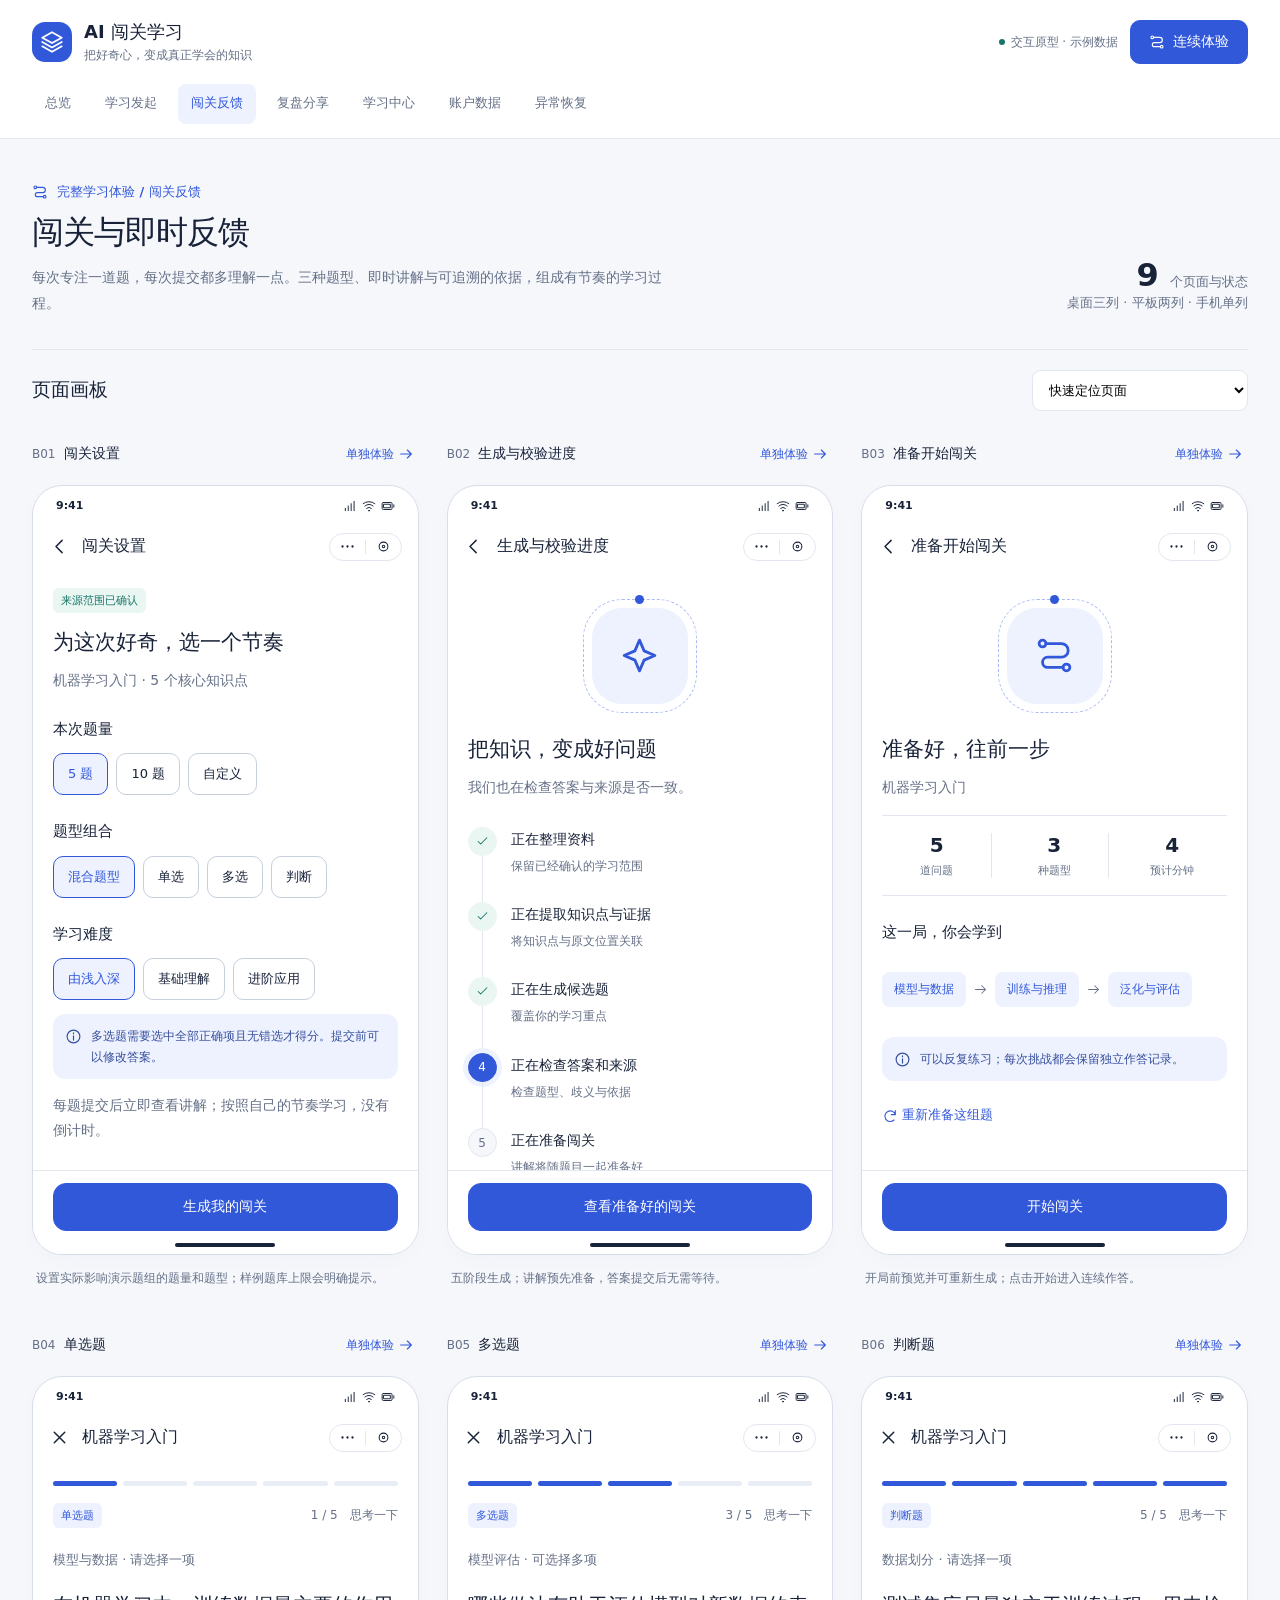
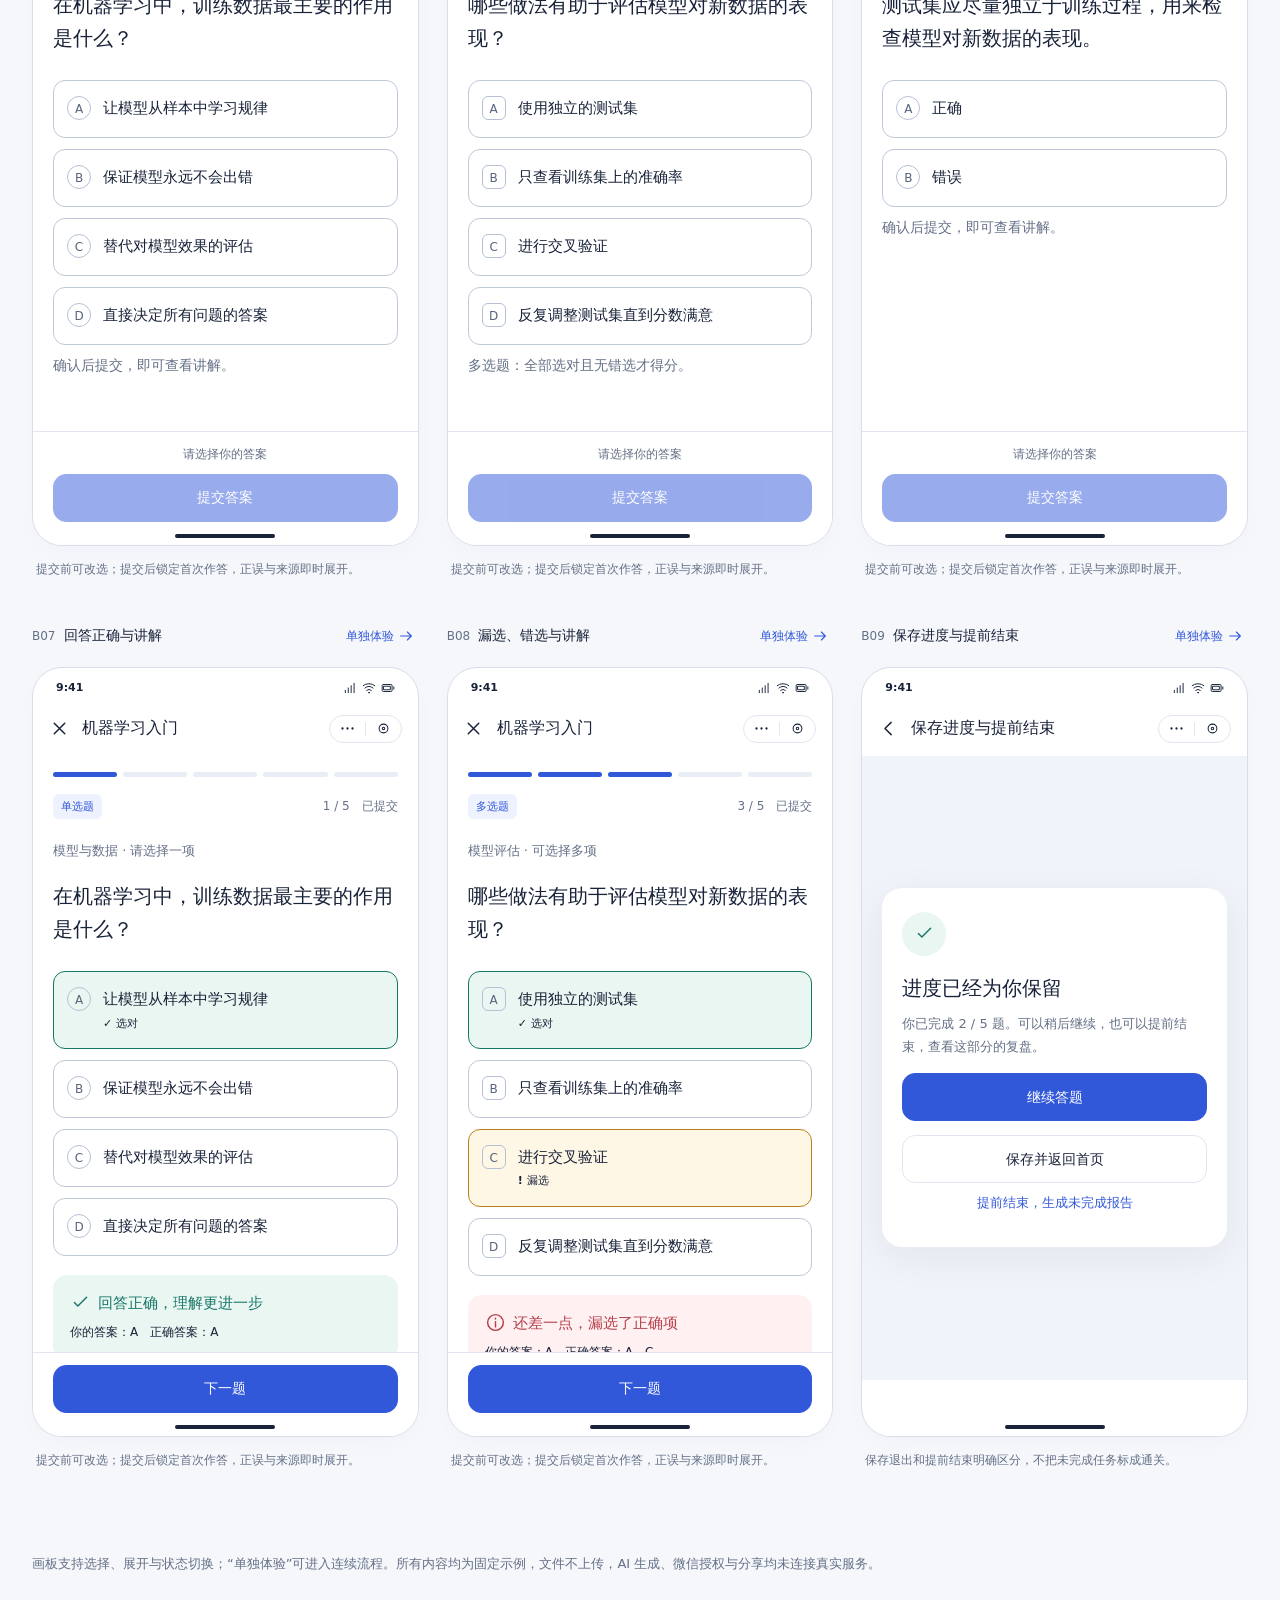
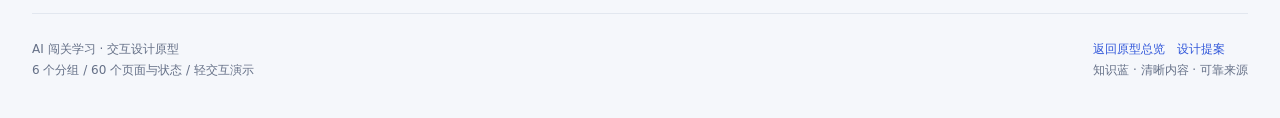
<file: prototype/02-quiz-and-feedback.html>
<!doctype html>
<html lang="zh-CN">
<head>
<meta charset="utf-8">
<meta name="viewport" content="width=device-width,initial-scale=1,viewport-fit=cover">
<meta name="theme-color" content="#3258da">
<meta name="description" content="AI 闯关学习小程序：完整页面画板与轻交互原型，使用本地示例数据。">
<title>闯关与即时反馈 · AI 闯关学习</title>
<style>/* AI 闯关学习 · approved light visual system */
:root{color-scheme:light;--blue:#3258da;--blue-dark:#2546b8;--blue-soft:#eef2ff;--paper:#f5f7fb;--ink:#182239;--muted:#657087;--line:#e2e7ef;--green:#167668;--green-soft:#eaf6f1;--amber:#f5b94c;--amber-soft:#fff7e5;--red:#b53e49;--red-soft:#fff0f1;--white:#fff;--radius:20px;font-family:"PingFang SC","Microsoft YaHei",system-ui,sans-serif;color:var(--ink);background:var(--paper);font-synthesis:none}
*{box-sizing:border-box}body{margin:0}button,input,textarea,select{font:inherit}button,a,input,textarea,select{-webkit-tap-highlight-color:transparent}button,a{touch-action:manipulation}button{cursor:pointer}a{color:inherit;text-decoration:none}button:focus-visible,a:focus-visible,input:focus-visible,textarea:focus-visible,select:focus-visible,summary:focus-visible{outline:3px solid var(--blue);outline-offset:3px}button{transition:background .15s,color .15s,border-color .15s}button:active{filter:brightness(.94)}button:disabled{cursor:not-allowed;opacity:.5}button svg,a svg{flex-shrink:0}.icon{width:21px;height:21px;vertical-align:middle;fill:none;stroke:currentColor;stroke-width:1.65;stroke-linecap:round;stroke-linejoin:round}.small-icon{width:16px;height:16px}.muted{color:var(--muted)}.blue{color:var(--blue)}.green{color:var(--green)}.red{color:var(--red)}.small{font-size:13px;line-height:1.6}.tiny{font-size:12px}.sr-only{position:absolute;width:1px;height:1px;padding:0;overflow:hidden;clip:rect(0,0,0,0);white-space:nowrap;border:0}
.shell{max-width:1320px;margin:auto;padding:0 32px}.site-header{background:rgba(255,255,255,.96);border-bottom:1px solid var(--line)}.topbar{min-height:84px;display:flex;align-items:center;justify-content:space-between;gap:24px}.brand{display:flex;align-items:center;gap:12px;font-size:18px;font-weight:700;white-space:nowrap}.brand small{font-size:12px;font-weight:400;color:var(--muted);display:block;margin-top:3px}.brandmark{width:40px;height:40px;display:grid;place-items:center;background:var(--blue);color:white;border-radius:13px}.brandmark .icon{width:26px;height:26px}.top-actions{display:flex;align-items:center;gap:12px}.demo-label{font-size:12px;color:var(--muted);display:flex;align-items:center;gap:6px}.demo-label:before{content:"";width:6px;height:6px;border-radius:50%;background:var(--green)}.site-btn{border:1px solid var(--line);background:white;border-radius:10px;padding:12px 18px;display:inline-flex;align-items:center;justify-content:center;gap:8px;font-weight:600;font-size:14px;min-height:44px}.site-btn.primary{background:var(--blue);color:white;border-color:var(--blue)}.site-btn:hover{background:var(--blue-soft);color:var(--blue)}.site-btn.primary:hover{background:var(--blue-dark);color:white}.section-nav{display:flex;gap:8px;flex-wrap:wrap;padding:0 0 14px}.section-nav a{font-size:13px;color:var(--muted);padding:10px 13px;border-radius:8px;min-height:40px}.section-nav a.active{color:var(--blue);background:var(--blue-soft);font-weight:600}.section-nav a:hover{background:var(--paper)}
.intro{display:flex;justify-content:space-between;align-items:flex-end;gap:40px;padding:44px 0 32px}.intro h1{font-size:32px;letter-spacing:-1px;line-height:1.4;margin:9px 0 10px}.intro p{max-width:640px;font-size:14px;line-height:1.85;color:var(--muted);margin:0}.eyebrow{font-size:13px;color:var(--blue);font-weight:600;display:flex;align-items:center;gap:9px}.intro-aside{text-align:right;white-space:nowrap;color:var(--muted);font-size:13px;padding-bottom:5px}.intro-aside strong{font-size:32px;color:var(--ink);font-weight:600;margin-right:7px}.index-hero{display:grid;grid-template-columns:1.05fr 1fr;gap:60px;padding:58px 0 42px;align-items:center}.index-hero h1{font-size:46px;line-height:1.35;letter-spacing:-1.5px;margin:13px 0 20px;font-weight:650}.index-hero p{max-width:520px;font-size:15px;color:var(--muted);line-height:1.9}.hero-actions{display:flex;gap:12px;margin-top:27px;flex-wrap:wrap}.journey{position:relative;min-height:240px;display:flex;align-items:center;justify-content:center;gap:22px;border-radius:24px;background:#edf1fc;overflow:hidden}.journey:before{content:"";position:absolute;width:300px;height:300px;border-radius:50%;border:1px solid #d5ddf6;left:20%;top:-28px}.journey:after{content:"";position:absolute;width:420px;height:420px;border-radius:50%;border:1px solid #d5ddf6;left:10%;top:-88px}.journey-item{z-index:1;width:115px;padding:19px 10px;background:white;border:1px solid #dce3f4;border-radius:18px;text-align:center;box-shadow:0 12px 24px #243b7210}.journey-item:nth-child(2){transform:translateY(-18px)}.journey-item:nth-child(3){transform:translateY(18px)}.journey-item .icon{width:32px;height:32px;color:var(--blue);margin-bottom:13px}.journey-item strong{font-size:14px;display:block}.journey-item small{font-size:11px;color:var(--muted);display:block;margin-top:6px}.index-groups{display:grid;grid-template-columns:repeat(3,minmax(0,1fr));gap:16px;margin:0 0 44px}.group-link{padding:23px;background:white;border:1px solid var(--line);border-radius:14px;display:flex;gap:15px;align-items:center}.group-link:hover{border-color:#94a9ec;background:#fafbff}.group-link>span{color:var(--blue);background:var(--blue-soft);width:44px;height:44px;display:grid;place-items:center;border-radius:12px}.group-link strong{font-size:15px}.group-link p{font-size:12px;color:var(--muted);margin:7px 0 0}.group-link .arrow{margin-left:auto;color:var(--muted)}.review-note{font-size:13px;color:var(--muted);padding:15px 0 25px;line-height:1.7}.gallery-toolbar{display:flex;align-items:center;justify-content:space-between;gap:18px;margin-bottom:25px;padding-top:20px;border-top:1px solid var(--line)}.gallery-toolbar h2{margin:0;font-size:19px}.gallery-toolbar select{border:1px solid var(--line);border-radius:9px;padding:11px 35px 11px 12px;background:white;font-size:13px;max-width:220px}.screen-grid{display:grid;grid-template-columns:repeat(3,minmax(0,1fr));gap:38px 28px;padding-bottom:54px}.screen-card{min-width:0;scroll-margin-top:20px}.screen-caption{display:flex;align-items:center;justify-content:space-between;gap:10px;margin-bottom:12px;min-height:37px}.screen-caption h2{font-size:14px;margin:0;font-weight:600}.screen-id{font-size:12px;color:var(--muted);margin-right:8px;font-weight:400}.screen-caption button{border:0;background:transparent;color:var(--blue);font-size:12px;min-height:37px;padding:0 5px;display:flex;align-items:center;gap:4px}.screen-footnote{font-size:12px;color:var(--muted);margin:13px 4px 0;line-height:1.75}.phone{height:770px;background:var(--white);border:1px solid #d7deea;border-radius:30px;overflow:hidden;display:flex;flex-direction:column;position:relative;box-shadow:0 6px 20px #23375605;isolation:isolate}.statusbar{height:34px;flex-shrink:0;display:flex;justify-content:space-between;align-items:center;padding:6px 23px 0;font-size:11px;font-weight:600}.status-symbols{display:flex;align-items:center;gap:5px}.status-symbols .icon{width:14px;height:14px}.app-top{height:54px;padding:0 16px;display:flex;align-items:center;justify-content:space-between;gap:5px;flex-shrink:0}.app-title{font-size:16px;font-weight:600;display:flex;align-items:center;gap:5px;min-width:0}.app-title>span{overflow:hidden;text-overflow:ellipsis;white-space:nowrap}.app-top .back{background:transparent;border:0;width:36px;height:44px;display:grid;place-items:center;margin-left:-8px;color:var(--ink)}.capsule{border:1px solid var(--line);border-radius:20px;display:flex;align-items:center;justify-content:center;gap:10px;width:73px;height:28px;color:var(--ink);flex-shrink:0}.capsule i{height:14px;width:1px;background:var(--line)}.capsule .icon{width:15px;height:15px}.phone-content{flex:1;overflow-y:auto;overflow-x:hidden;overscroll-behavior:contain;padding:14px 20px 24px;scrollbar-width:thin;scrollbar-color:#d6deeb transparent}.phone-content:focus{outline-offset:-3px}.home-indicator{height:18px;flex-shrink:0;display:flex;justify-content:center;align-items:center;background:white}.home-indicator:after{content:"";height:4px;width:100px;background:var(--ink);border-radius:9px}.app-bottom{display:flex;border-top:1px solid var(--line);padding:8px 5px 0;justify-content:space-around;background:white;flex-shrink:0}.app-bottom button{border:0;background:transparent;color:var(--muted);display:flex;flex-direction:column;align-items:center;justify-content:center;gap:5px;font-size:11px;min-width:72px;min-height:48px}.app-bottom button.current{color:var(--blue);font-weight:600}.app-bottom .icon{width:21px;height:21px}.actionbar{padding:12px 20px 5px;background:white;border-top:1px solid var(--line);flex-shrink:0}.actionbar .btn{width:100%}.actionbar .helper{margin:0 0 9px;text-align:center;font-size:12px}.phone h1{font-size:27px;line-height:1.4;letter-spacing:-.7px;margin:3px 0 9px;font-weight:650}.phone h2{font-size:21px;line-height:1.5;margin:0 0 10px;font-weight:600}.phone h3{font-size:15px;line-height:1.5;margin:0;font-weight:600}.phone p{line-height:1.75;font-size:14px;margin:8px 0 15px}.phone .lead{font-size:14px;color:var(--muted);margin-top:0}.section-title{display:flex;align-items:center;justify-content:space-between;margin:25px 0 13px;gap:8px}.section-title button{color:var(--blue);font-size:12px;background:none;border:0;min-height:32px}.section-title a{font-size:12px;color:var(--blue)}.btn{min-height:48px;padding:12px 16px;border-radius:13px;border:1px solid var(--line);background:white;color:var(--ink);font-size:14px;font-weight:600;display:inline-flex;justify-content:center;align-items:center;gap:7px;line-height:1.4}.btn.primary{color:white;background:var(--blue);border-color:var(--blue)}.btn.primary:hover{background:var(--blue-dark)}.btn.secondary{background:var(--blue-soft);color:var(--blue);border-color:var(--blue-soft)}.btn.danger{color:var(--red);background:var(--red-soft);border-color:var(--red-soft)}.btn.full{width:100%}.button-row{display:flex;gap:10px}.button-row>.btn{flex:1;padding-left:10px;padding-right:10px}.text-btn{min-height:40px;background:none;border:0;color:var(--blue);font-size:13px;padding:8px 0}.softbox{background:var(--paper);border:1px solid var(--line);padding:16px;border-radius:16px;margin:14px 0}.bluebox{background:var(--blue-soft);border:1px solid #dce4fd;padding:18px;border-radius:18px;margin:14px 0}.notice{display:flex;align-items:flex-start;gap:9px;border-radius:12px;padding:12px;background:var(--amber-soft);font-size:12px;line-height:1.7;color:#755317;margin:14px 0}.notice .icon{width:17px;height:17px;flex-shrink:0;margin-top:2px}.notice.info{background:var(--blue-soft);color:#364f9c}.notice.success{background:var(--green-soft);color:var(--green)}.notice.error{background:var(--red-soft);color:var(--red)}.chip{display:inline-flex;align-items:center;gap:5px;border-radius:6px;padding:5px 8px;font-size:11px;line-height:1.4;background:var(--paper);color:var(--muted)}.chip.blue{background:var(--blue-soft);color:var(--blue)}.chip.green{background:var(--green-soft);color:var(--green)}.chip.red{background:var(--red-soft);color:var(--red)}.chip.amber{background:var(--amber-soft);color:#775218}.chips{display:flex;gap:7px;flex-wrap:wrap}.field{display:block;margin:19px 0}.field>span,.field>label{display:block;font-size:14px;font-weight:600;margin-bottom:10px}.field small{display:block;color:var(--muted);font-size:12px;margin-top:8px;line-height:1.6}.field input,.field textarea,.field select,.input{display:block;width:100%;border:1px solid #c7cfdd;background:white;border-radius:12px;padding:12px 13px;color:var(--ink);font-size:16px;min-width:0;line-height:1.65}.field textarea{resize:vertical;min-height:124px}.field input[type=checkbox]{width:18px;display:inline}.field input[type=date]{min-width:0}.input-composer{background:var(--paper);border:1px solid var(--line);border-radius:18px;margin-top:24px;overflow:hidden}.input-composer textarea{resize:vertical;min-height:142px;max-height:270px;padding:17px;width:100%;background:transparent;border:0;font-size:16px;line-height:1.75;color:var(--ink);display:block}.input-composer textarea::placeholder{color:#6d778c}.composer-foot{padding:0 15px 12px;display:flex;justify-content:space-between;font-size:11px;color:var(--muted)}.attach-grid{display:grid;grid-template-columns:repeat(3,1fr);gap:9px;margin:14px 0 19px}.attach-grid button{background:white;border:1px solid var(--line);border-radius:12px;padding:13px 5px;color:var(--ink);font-size:12px;display:flex;align-items:center;justify-content:center;gap:6px;min-height:47px}.attach-grid .icon{width:18px;height:18px;color:var(--blue)}.mode-line{display:flex;align-items:center;justify-content:space-between;padding:4px 0 17px;font-size:12px;color:var(--muted)}.mode-line button{background:transparent;border:0;color:var(--ink);min-height:35px;font-size:12px;display:flex;align-items:center;gap:6px}.resume{background:var(--blue-soft);padding:17px;border-radius:15px;margin-top:25px}.resume-head{display:flex;justify-content:space-between;font-size:12px;margin-bottom:8px;color:var(--blue)}.resume strong{font-size:14px;font-weight:600}.resume .resume-bottom{display:flex;justify-content:space-between;align-items:center;margin-top:7px}.resume .text-btn{min-height:30px;padding:0}.idea{display:block;text-align:left;background:none;border:0;border-bottom:1px solid var(--line);padding:13px 0;width:100%;font-size:13px;color:var(--ink);min-height:44px}.idea:last-child{border:0}.idea .icon{width:15px;height:15px;margin-right:5px;color:var(--blue)}.source-row{display:flex;align-items:flex-start;gap:11px;padding:15px 0;border-bottom:1px solid var(--line)}.source-row:last-child{border-bottom:0}.source-type{width:39px;height:44px;display:grid;place-items:center;background:var(--blue-soft);color:var(--blue);border-radius:9px;flex-shrink:0;font-size:11px;font-weight:700}.source-type.video{background:var(--amber-soft);color:#7c591a}.source-type.web{background:var(--green-soft);color:var(--green)}.source-info{flex:1;min-width:0}.source-info strong{font-size:13px;line-height:1.7;display:block;overflow-wrap:anywhere}.source-info p{font-size:11px;color:var(--muted);margin:3px 0 6px}.source-info .text-btn{font-size:12px;min-height:32px;padding:4px 5px 0 0}.source-row>button{border:0;background:none;color:var(--muted);width:36px;min-height:44px;flex-shrink:0}.dropzone{border:1.5px dashed #a7b7e9;border-radius:17px;background:#f8faff;padding:29px 15px;text-align:center;margin:21px 0}.dropzone>.icon{width:36px;height:36px;color:var(--blue);margin-bottom:13px}.dropzone strong{display:block;font-size:14px}.dropzone p{font-size:12px;color:var(--muted);margin:9px 0 16px}.dropzone .btn{min-height:40px;font-size:13px}.file-input{max-width:100%;font-size:12px;color:var(--muted);margin-top:14px}.file-input::file-selector-button{border:1px solid var(--line);border-radius:8px;background:white;padding:10px;margin-right:8px;color:var(--ink)}.choice-list{display:grid;gap:10px;margin:20px 0}.choice{display:flex;text-align:left;align-items:center;gap:12px;width:100%;padding:15px;border:1px solid #c7cfdd;border-radius:13px;background:white;min-height:62px;color:var(--ink)}.choice.selected{border-color:var(--blue);background:var(--blue-soft)}.choice .choice-copy{flex:1;min-width:0}.choice strong{display:block;font-size:14px}.choice small{display:block;margin-top:5px;font-size:12px;color:var(--muted);line-height:1.65}.choice>.icon{color:var(--blue)}.radio-dot{width:18px;height:18px;border:1.5px solid #8390a7;border-radius:50%;flex-shrink:0}.choice.selected .radio-dot{border:5px solid var(--blue)}.segment{display:flex;background:var(--paper);padding:4px;border-radius:11px;gap:4px;margin:14px 0}.segment button{flex:1;min-width:0;border:0;background:none;color:var(--muted);font-size:12px;padding:10px 6px;min-height:40px;border-radius:8px}.segment button.selected{background:white;color:var(--blue);box-shadow:0 2px 6px #1822390a;font-weight:600}.pills{display:flex;flex-wrap:wrap;gap:8px;margin:12px 0}.pills button{font-size:13px;background:white;border:1px solid #c7cfdd;padding:11px 14px;border-radius:10px;color:var(--ink);min-height:42px}.pills button.selected{border-color:var(--blue);color:var(--blue);background:var(--blue-soft)}.steps{margin:27px 0}.step{position:relative;display:flex;gap:14px;padding:0 0 26px;align-items:flex-start}.step:not(:last-child):before{content:"";position:absolute;left:14px;top:29px;bottom:0;width:1px;background:var(--line)}.step-circle{border-radius:50%;background:var(--paper);border:1px solid var(--line);height:29px;width:29px;display:grid;place-items:center;color:var(--muted);font-size:12px;flex-shrink:0}.step.done .step-circle{background:var(--green-soft);border-color:var(--green-soft);color:var(--green)}.step.active .step-circle{background:var(--blue);color:white;border-color:var(--blue);box-shadow:0 0 0 5px var(--blue-soft)}.step strong{display:block;font-size:14px;padding-top:4px}.step small{display:block;color:var(--muted);font-size:12px;margin-top:7px;line-height:1.7}.step .icon{width:15px;height:15px}.knowledge{padding:17px 0;border-bottom:1px solid var(--line);display:flex;gap:12px}.knowledge-num{font-size:12px;color:var(--blue);padding-top:3px;width:23px;flex-shrink:0}.knowledge p{font-size:12px;color:var(--muted);margin:7px 0}.knowledge h3{font-size:14px}.citation{border-left:3px solid var(--blue);background:var(--blue-soft);padding:14px 16px;border-radius:0 10px 10px 0;font-size:13px;line-height:1.8;margin:16px 0}.citation mark{background:#dbe4ff;color:var(--ink)}.citation small{display:block;color:var(--muted);margin-top:10px}.phone details{border:1px solid var(--line);border-radius:12px;padding:0 13px;margin:12px 0}.phone summary{list-style:none;cursor:pointer;min-height:44px;display:flex;align-items:center;justify-content:space-between;gap:8px;font-size:12px;color:var(--blue)}.phone summary:after{content:"＋"}.phone details[open] summary:after{content:"−"}.phone details p{font-size:13px}.quiz-progress{display:flex;gap:6px;margin:2px 0 17px}.quiz-progress span{height:5px;flex:1;background:#e9edf5;border-radius:8px}.quiz-progress span.done{background:var(--blue)}.quiz-meta{display:flex;justify-content:space-between;align-items:center;margin:0 0 21px}.quiz-counter{color:var(--muted);font-size:12px}.question-stem{font-size:20px!important;line-height:1.65!important;margin:18px 0 25px!important;font-weight:600}.options{display:grid;gap:11px}.option{display:flex;gap:12px;align-items:flex-start;width:100%;text-align:left;min-height:58px;border:1px solid #bec8d9;border-radius:12px;padding:15px 13px;background:white;color:var(--ink);font-size:15px;line-height:1.65;opacity:1!important}.option-key{font-size:12px;line-height:24px;text-align:center;width:24px;height:24px;flex-shrink:0;border-radius:50%;border:1px solid #b5c0d4;color:#58657d}.option.multi .option-key{border-radius:6px}.option.selected{background:var(--blue-soft);border-color:var(--blue)}.option.selected .option-key{background:var(--blue);color:white;border-color:var(--blue)}.option.correct{background:var(--green-soft);border-color:var(--green)}.option.wrong{background:var(--red-soft);border-color:var(--red)}.option.missed{background:var(--amber-soft);border-color:#b8821a}.option-label{flex:1}.answer-status{display:block;font-size:11px;margin-top:3px;font-weight:600}.feedback{margin-top:19px;padding:17px;border-radius:14px;background:var(--green-soft)}.feedback.error{background:var(--red-soft)}.feedback h3{color:var(--green);font-size:15px;display:flex;align-items:center;gap:7px}.feedback.error h3{color:var(--red)}.feedback p{font-size:12px;margin:8px 0 0}.explanation{padding:22px 0 0}.explanation h3{font-size:15px}.explanation p{font-size:13px;line-height:1.85}.report-hero{text-align:center;padding:8px 0 17px}.award{position:relative;width:74px;height:74px;border-radius:23px;background:var(--amber-soft);display:grid;place-items:center;margin:0 auto 18px;transform:rotate(-6deg)}.award .icon{width:40px;height:40px;color:#8e651d;transform:rotate(6deg)}.report-hero .score{font-size:50px;line-height:1.2;font-weight:650;letter-spacing:-2px;margin:15px 0 4px}.report-hero .score small{font-size:15px;font-weight:400;letter-spacing:0;color:var(--muted);margin-left:4px}.report-hero h2{font-size:22px}.report-hero p{margin:5px 0;font-size:13px;color:var(--muted)}.metrics{display:grid;grid-template-columns:repeat(3,minmax(0,1fr));padding:17px 0;border-top:1px solid var(--line);border-bottom:1px solid var(--line);gap:8px;margin:14px 0}.metrics>div{text-align:center;border-right:1px solid var(--line)}.metrics>div:last-child{border:0}.metrics strong{font-size:20px;font-weight:600;display:block;font-variant-numeric:tabular-nums}.metrics small{font-size:11px;color:var(--muted);display:block;margin-top:6px}.concept-flow{display:flex;align-items:center;gap:7px;flex-wrap:wrap;padding:16px 0}.concept-flow span{background:var(--blue-soft);color:var(--blue);padding:9px 12px;font-size:12px;border-radius:8px}.concept-flow .icon{width:15px;height:15px;color:var(--muted)}.list-row{display:flex;align-items:center;gap:12px;padding:15px 0;border-bottom:1px solid var(--line);width:100%;border-top:0;border-left:0;border-right:0;background:white;text-align:left;color:var(--ink);font-size:14px;min-height:56px}.list-row:last-child{border-bottom:0}.list-row .row-main{flex:1;min-width:0}.list-row small{display:block;font-size:12px;color:var(--muted);margin-top:6px;line-height:1.55}.list-row>span:last-child{flex-shrink:0}.list-row>.icon{color:var(--muted)}.row-badge{width:35px;height:35px;border-radius:10px;background:var(--paper);display:grid;place-items:center;color:var(--blue);flex-shrink:0}.row-badge .icon{width:18px;height:18px}.progress-track{height:6px;border-radius:8px;background:#e9eef6;margin:12px 0 5px;overflow:hidden}.progress-fill{height:100%;border-radius:8px;background:var(--blue)}.mini-stats{display:grid;grid-template-columns:1fr 1fr;gap:12px;margin:20px 0}.mini-stat{padding:16px;border-radius:14px;background:var(--paper)}.mini-stat strong{font-size:26px;display:block;font-weight:600;letter-spacing:-.5px}.mini-stat small{font-size:12px;color:var(--muted);display:block;margin-top:7px}.chart{width:100%;height:auto;margin:12px 0 0;overflow:visible}.chart text{font-family:inherit;font-size:10px;fill:var(--muted)}.chart line{stroke:var(--line)}.filter-row{display:flex;gap:8px;flex-wrap:wrap;margin:13px 0}.filter-row select{font-size:12px;min-height:40px;max-width:100%;border:1px solid var(--line);background:white;color:var(--ink);border-radius:9px;padding:7px 8px}.bar-row{margin:18px 0}.bar-row .bar-label{display:flex;justify-content:space-between;font-size:13px;gap:10px}.bar-row small{font-size:11px;color:var(--muted)}.share-card{position:relative;background:var(--blue);border-radius:19px;color:white;padding:25px 23px;margin:18px 0 22px;overflow:hidden;min-height:254px}.share-card:after{content:"";width:180px;height:180px;position:absolute;right:-95px;top:-70px;border:28px solid #ffffff12;border-radius:50%;pointer-events:none}.share-card h2{font-size:23px;margin:27px 0 13px;color:white}.share-card p{font-size:12px;color:#e1e7ff;line-height:1.8}.share-card .share-brand{display:flex;align-items:center;gap:8px;font-size:12px;color:#e1e7ff}.share-card .share-score{font-size:30px;font-weight:600;margin:10px 0}.share-bottom{display:flex;align-items:center;justify-content:space-between;margin-top:25px;font-size:11px;color:#e1e7ff}.share-symbol{width:39px;height:39px;border:1px solid #ffffff70;border-radius:10px;display:grid;place-items:center}.switch-row{display:flex;gap:10px;justify-content:space-between;align-items:center;padding:15px 0;border-bottom:1px solid var(--line);font-size:13px;min-height:54px}.switch-row>span{flex:1}.switch-row small{display:block;color:var(--muted);font-size:11px;margin-top:5px;line-height:1.6}.switch{appearance:none;cursor:pointer;width:40px;height:24px;background:#adb7c8;border:0;border-radius:20px;position:relative;flex-shrink:0;margin:0}.switch:before{content:"";position:absolute;width:18px;height:18px;border-radius:50%;left:3px;top:3px;background:white;transition:transform .16s}.switch:checked{background:var(--blue)}.switch:checked:before{transform:translateX(16px)}.empty{text-align:center;padding:35px 9px 23px}.empty-icon{width:79px;height:79px;border-radius:26px;background:var(--blue-soft);color:var(--blue);display:grid;place-items:center;margin:0 auto 23px}.empty-icon .icon{height:37px;width:37px}.empty-icon.warning{background:var(--amber-soft);color:#916315}.empty-icon.error{background:var(--red-soft);color:var(--red)}.empty p{font-size:13px;color:var(--muted);max-width:260px;margin:12px auto 21px}.empty h2{font-size:20px}.avatar{width:56px;height:56px;border-radius:18px;background:var(--blue-soft);color:var(--blue);display:grid;place-items:center;font-size:20px;font-weight:600;flex-shrink:0}.profile{display:flex;align-items:center;gap:14px;margin:17px 0 28px}.profile h2{font-size:21px;margin:0 0 5px}.profile p{font-size:12px;color:var(--muted);margin:0}.terms{font-size:12px!important;color:var(--muted);line-height:1.9!important}.checkline{display:flex;gap:9px;align-items:flex-start;font-size:12px;line-height:1.9;margin:19px 0}.checkline input{width:17px;height:17px;margin:3px 0;accent-color:var(--blue);flex-shrink:0}.checkline a{color:var(--blue);text-decoration:underline}.modal-preview{background:#f0f3f9;margin:-14px -20px -24px;padding:32px 20px;min-height:100%;display:flex;align-items:center;justify-content:center}.confirm-box{width:100%;border-radius:20px;background:white;padding:24px 20px;box-shadow:0 10px 40px #18223910}.confirm-box h2{font-size:20px}.confirm-box p{font-size:13px;color:var(--muted)}.checkmark-circle{display:grid;place-items:center;width:44px;height:44px;background:var(--green-soft);color:var(--green);border-radius:50%;margin-bottom:17px}.inline-error{font-size:12px!important;color:var(--red)!important;margin:8px 0!important}.privacy-list{padding-left:19px;color:var(--muted);font-size:13px;line-height:2}.skeleton{height:13px;border-radius:5px;background:#e9edf5;margin:11px 0}.skeleton.short{width:60%}.version{font-size:11px;color:var(--muted);text-align:center;margin:25px 0 5px}.foot{border-top:1px solid var(--line);padding:25px 0 36px;color:var(--muted);font-size:12px;display:flex;justify-content:space-between;gap:20px;line-height:1.8}.foot a{color:var(--blue)}.toast{position:fixed;bottom:25px;left:50%;transform:translateX(-50%);max-width:calc(100% - 32px);padding:13px 21px;border-radius:13px;background:var(--ink);color:white;font-size:13px;line-height:1.7;box-shadow:0 5px 20px #0002;z-index:100;pointer-events:none}.toast[hidden]{display:none}.demo-dialog{border:0;padding:0;background:transparent;max-width:calc(100% - 24px);max-height:calc(100dvh - 24px);width:435px;overflow:visible}.demo-dialog::backdrop{background:#132141b3;backdrop-filter:blur(5px)}.demo-wrap{background:white;border-radius:25px;overflow:hidden;box-shadow:0 30px 90px #0003}.demo-toolbar{display:flex;align-items:center;justify-content:space-between;padding:11px 17px;background:var(--paper);font-size:12px;color:var(--muted);gap:10px}.demo-toolbar button{border:0;background:white;border-radius:8px;display:grid;place-items:center;width:34px;height:34px;color:var(--ink)}.demo-dialog .phone{border:0;border-radius:0;height:min(790px,calc(100dvh - 83px));box-shadow:none}.demo-toolbar strong{font-size:12px;font-weight:500}.demo-dialog .phone-content{padding-top:12px}.demo-dialog .statusbar{display:none}.demo-dialog .app-top{height:54px}.demo-actions{display:flex;gap:6px}.demo-dialog .home-indicator{height:max(18px,env(safe-area-inset-bottom))}.table{border-collapse:collapse;width:100%;font-size:12px;margin:16px 0}.table th,.table td{padding:12px 5px;text-align:left;border-bottom:1px solid var(--line)}.table th{color:var(--muted);font-weight:400}.table td:last-child,.table th:last-child{text-align:right}.row-spread{display:flex;align-items:center;justify-content:space-between;gap:10px}.spacer{height:14px}.record-date{font-size:11px;color:var(--muted);padding-top:17px}.invalid-note{font-size:12px;color:var(--red);padding:11px;background:var(--red-soft);border-radius:9px}.load-orbit{width:96px;height:96px;position:relative;display:grid;place-items:center;background:var(--blue-soft);border-radius:30px;margin:20px auto 30px;color:var(--blue)}.load-orbit>.icon{width:41px;height:41px}.load-orbit:before{content:"";position:absolute;inset:-9px;border:1px dashed #aabcf4;border-radius:39px}.load-orbit:after{content:"";width:9px;height:9px;border-radius:50%;position:absolute;background:var(--blue);top:-13px;left:43px}.article-copy{font-size:14px;line-height:1.95}.article-copy p{font-size:14px;line-height:1.95}.danger-area{padding:20px 0;margin-top:20px;border-top:1px solid var(--line)}.center{text-align:center}.error-list button{margin-top:10px}.flash{animation:highlight .8s ease}@keyframes highlight{50%{box-shadow:0 0 0 5px #3258da24}}
@media(min-width:1600px){.shell{max-width:1390px}.screen-grid{gap:42px 42px}.phone{height:800px}}
@media(max-width:1130px){.screen-grid{grid-template-columns:repeat(2,minmax(0,1fr));gap:36px 30px;max-width:860px;margin:auto}.index-groups{grid-template-columns:repeat(2,minmax(0,1fr))}.index-hero h1{font-size:37px}.journey{gap:11px}.journey-item{width:99px}.intro{gap:20px}.index-hero{gap:28px}}
@media(max-width:720px){.shell{padding:0 18px}.topbar{min-height:74px;gap:10px}.brand{font-size:15px;gap:8px}.brandmark{width:34px;height:34px;border-radius:10px}.brand small{font-size:10px}.top-actions .demo-label{display:none}.top-actions .site-btn{padding:10px 12px;font-size:12px}.section-nav{gap:3px;padding-bottom:12px}.section-nav a{font-size:11px;padding:8px}.intro{padding:28px 0 24px;align-items:flex-start}.intro h1{font-size:26px}.intro p{font-size:13px}.intro-aside{display:none}.index-hero{display:block;padding:30px 0}.index-hero h1{font-size:34px;letter-spacing:-1px}.index-hero p{font-size:14px}.journey{margin-top:28px;min-height:190px}.journey-item{width:94px;padding:15px 7px}.journey-item strong{font-size:12px}.index-groups{gap:9px;margin-bottom:30px}.group-link{padding:15px 12px;gap:9px;align-items:flex-start}.group-link>span{width:30px;height:30px;border-radius:9px;flex-shrink:0}.group-link>span .icon{width:17px}.group-link strong{font-size:12px}.group-link p{font-size:11px;line-height:1.6}.group-link .arrow{display:none}.screen-grid{grid-template-columns:1fr;max-width:430px;gap:30px}.gallery-toolbar{gap:12px}.gallery-toolbar h2{font-size:17px}.gallery-toolbar select{max-width:165px;font-size:12px}.phone{height:780px;border-radius:23px}.foot{display:block}.foot>span{display:block;margin-bottom:8px}.demo-dialog{max-width:calc(100% - 16px);max-height:calc(100dvh - 16px)}.demo-dialog .phone{height:calc(100dvh - 76px)}.hero-actions{gap:8px}.hero-actions .site-btn{font-size:13px}}
@media(max-width:370px){.shell{padding:0 12px}.phone-content{padding-left:16px;padding-right:16px}.actionbar{padding-left:16px;padding-right:16px}.brand small{display:none}.index-hero h1{font-size:30px}.topbar{gap:5px}.section-nav a{font-size:10px}.group-link{display:block}.group-link>span{margin-bottom:10px}.journey{gap:9px}.journey-item{width:85px}.phone{height:760px}.phone h1{font-size:25px}}
@media(prefers-reduced-motion:reduce){*,*:before,*:after{scroll-behavior:auto!important;animation:none!important;transition:none!important}}
@media(max-width:370px){.modal-preview{margin-left:-16px;margin-right:-16px;padding-left:16px;padding-right:16px}}
@media print{.site-header,.top-actions,.gallery-toolbar,.screen-caption button,.foot,.demo-dialog,.toast{display:none}.shell{padding:0}.screen-grid{grid-template-columns:repeat(3,1fr);gap:14px}.phone{height:auto;min-height:690px;box-shadow:none}.phone-content{overflow:visible}.screen-card{break-inside:avoid}.intro{padding:15px 0}.screen-footnote{font-size:10px}}
</style>
</head>
<body data-group="B">
<noscript>请启用 JavaScript 查看交互原型。所有脚本已经内嵌，无需联网。</noscript>
<script>"use strict";
window.PrototypeData = (() => {
  const groups = [
    {key:'A',file:'01-start-and-sources.html',title:'学习发起与资料来源',short:'学习发起',icon:'layers',desc:'从一个问题出发，让每一份资料都有去处。支持文字、文档、视频、网页与组合资料，确认知识与来源后再开始闯关。',names:['首页与学习入口','长文本与学习目标','添加学习文档','视频文件与链接','网页链接','组合学习资料','知识获取方式','指定来源范围','来源处理进度','知识摘要确认','来源清单与失败项','原文与来源定位']},
    {key:'B',file:'02-quiz-and-feedback.html',title:'闯关与即时反馈',short:'闯关反馈',icon:'route',desc:'每次专注一道题，每次提交都多理解一点。三种题型、即时讲解与可追溯的依据，组成有节奏的学习过程。',names:['闯关设置','生成与校验进度','准备开始闯关','单选题','多选题','判断题','回答正确与讲解','漏选、错选与讲解','保存进度与提前结束']},
    {key:'C',file:'03-review-and-sharing.html',title:'复盘与分享',short:'复盘分享',icon:'award',desc:'让一次学习留下清晰的收获。知识总结、逐题复盘与来源一起沉淀，分享时由你决定别人能看到什么。',names:['完整通关报告','知识总结与关系','逐题作答复盘','报告来源清单','错题复习与重新挑战','未完成学习报告','分享范围与卡片预览','好友收到的学习摘要','分享管理与撤回']},
    {key:'D',file:'04-learning-center.html',title:'学习中心与阶段报告',short:'学习中心',icon:'chart',desc:'回看走过的路，找到下一步。用真实作答记录连接学习趋势、薄弱知识点、错题复习与阶段报告。',names:['个人学习概览','多维筛选','学习历史记录','单次学习记录详情','题型表现分析','主题与知识点分析','我的错题本','错题详情与复习改善','阶段报告中心','生成阶段报告','阶段学习报告','指标口径与记录追溯']},
    {key:'E',file:'05-account-and-data.html',title:'账户与数据管理',short:'账户数据',icon:'user',desc:'轻松开始，自主保存。游客随时学习，登录后合并记录；个人资料、分享授权与数据管理始终清晰可控。',names:['我的与账户入口','按需微信授权登录','合并游客学习记录','同步与登录恢复','隐私、协议与 AI 说明','个人数据管理','删除影响与二次确认','导出个人学习数据','问题反馈与处理进度']},
    {key:'F',file:'06-empty-and-recovery.html',title:'空态、异常与恢复',short:'异常恢复',icon:'shield',desc:'遇到问题，也能继续前进。解释当前状态、保留已经完成的部分，为每一种异常提供明确的下一步。',names:['首次学习与数据不足','输入校验与限制','单个来源处理失败','资料不足与来源冲突','题组生成失败','断网与学习进度恢复','AI 总结暂不可用','分享内容不可访问','权限、内容与频率限制']}
  ];
  const questions = [
    {type:'single',tag:'模型与数据',stem:'在机器学习中，训练数据最主要的作用是什么？',options:['让模型从样本中学习规律','保证模型永远不会出错','替代对模型效果的评估','直接决定所有问题的答案'],correct:[0],why:'训练数据为模型提供样本，模型从中学习输入与输出之间的规律。学习到的规律仍需要在未参与训练的数据上检验。',wrong:'更多训练数据不代表绝对正确；评估和泛化能力检验仍然必要。',page:'3',quote:'模型通过训练样本学习规律，并将学到的规律用于新样本。'},
    {type:'single',tag:'训练与推理',stem:'训练完成后，用模型判断一封新邮件是否为垃圾邮件，属于哪个过程？',options:['重新标注','推理','训练集划分','参数初始化'],correct:[1],why:'推理是训练后的模型对新输入产生预测的过程。模型在这里使用已经学到的参数判断新邮件。',wrong:'训练用于学习参数；标注用于准备样本标签，两者都不是此次预测操作。',page:'4',quote:'训练阶段学习参数，推理阶段使用已学参数对新输入进行预测。'},
    {type:'multiple',tag:'模型评估',stem:'哪些做法有助于评估模型对新数据的表现？',options:['使用独立的测试集','只查看训练集上的准确率','进行交叉验证','反复调整测试集直到分数满意'],correct:[0,2],why:'独立测试集提供未参与训练的样本；交叉验证通过多次划分训练与验证数据，帮助评估模型表现的稳定性。',wrong:'只看训练准确率无法判断泛化表现；为提高分数调整测试集会破坏评估的客观性。',page:'8',quote:'通过独立测试集或交叉验证评估泛化表现，避免根据测试结果反复调整测试集。'},
    {type:'multiple',tag:'过拟合',stem:'以下哪些现象可能提示模型出现了过拟合？',options:['训练集表现很好，测试集明显较差','模型过度记住了训练样本的细节','训练集和测试集均表现稳定','从未对新数据进行任何测试'],correct:[0,1],why:'过拟合表现为对训练样本的细节甚至噪声过度适应，导致训练表现与新数据表现之间出现明显差距。',wrong:'稳定的训练与测试表现不支持过拟合判断；没有测试时，信息不足以确认是否过拟合。',page:'6',quote:'过度适应训练样本的细节与噪声，可能使模型在新数据上表现下降。'},
    {type:'boolean',tag:'数据划分',stem:'测试集应尽量独立于训练过程，用来检查模型对新数据的表现。',options:['正确','错误'],correct:[0],why:'独立测试集能帮助观察模型在未见数据上的表现。如果测试数据参与训练，评估结果就可能偏乐观。',wrong:'将测试集用于训练会引入数据泄漏，无法客观反映泛化能力。',page:'7',quote:'保留未参与模型训练的测试数据，用于最终效果检验。'},
    {type:'single',tag:'数据划分',stem:'为了更客观地检验模型效果，应该优先保留哪类数据？',options:['模型已经反复学习过的数据','未参与训练的数据','只有预测正确的数据','删除所有困难样本后的数据'],correct:[1],why:'未参与训练的数据能更好地模拟未来遇到的新样本，用于检验模型学到的规律是否有效。',wrong:'只保留简单或正确样本会引入偏差，反复见过的数据无法代表真实泛化。',page:'7',quote:'保留未参与模型训练的测试数据，用于最终效果检验。'},
    {type:'multiple',tag:'训练与推理',stem:'关于训练和推理，哪些说法符合学习资料？',options:['训练用于从样本学习参数','推理使用训练后的参数作出预测','每一次推理都必须重新训练模型','推理结果仍可能出现错误'],correct:[0,1,3],why:'训练与推理承担不同任务。推理利用已学到的参数产生预测，但模型不能保证任何新样本上的结果都正确。',wrong:'使用已学参数进行推理，不要求每次都重新训练。',page:'4',quote:'训练阶段学习参数，推理阶段使用已学参数对新输入进行预测。预测仍需结合实际效果判断。'},
    {type:'boolean',tag:'模型评估',stem:'只要训练集准确率足够高，就能保证模型在所有新数据上都表现良好。',options:['正确','错误'],correct:[1],why:'训练集上的高分不意味着泛化能力强。需要使用独立数据检验，警惕模型只记住训练样本。',wrong:'“所有新数据”是无法由训练集准确率支持的保证。',page:'8',quote:'训练集上的表现不能代替对新数据上泛化表现的评估。'},
    {type:'single',tag:'过拟合',stem:'模型将训练数据中的噪声也当成规律，最需要关注什么问题？',options:['输入格式','过拟合','文件大小','标签名称'],correct:[1],why:'学习到训练数据中偶然出现的噪声，可能使模型无法适应新数据，这是过拟合的典型风险。',wrong:'文件格式和名称不能解释模型过度记忆噪声造成的泛化问题。',page:'6',quote:'过度适应训练样本的细节与噪声，可能使模型在新数据上表现下降。'},
    {type:'boolean',tag:'模型与数据',stem:'模型的预测结果需要经过评估，不能仅凭模型已经训练完成就认为可信。',options:['正确','错误'],correct:[0],why:'训练完成仅意味着执行了学习过程，不意味着对新数据的预测质量已经得到验证。还应开展效果评估。',wrong:'训练完成和效果可靠是两个不同的判断。',page:'8',quote:'训练集上的表现不能代替对新数据上泛化表现的评估。'}
  ];
  const sourceText='机器学习是一种从数据中学习规律的方法。模型通过训练样本学习输入与输出之间的关系，并将学到的规律用于新样本。训练阶段学习参数，推理阶段使用已学参数对新输入进行预测。预测仍需结合实际效果判断。\n\n训练数据、验证数据和测试数据具有不同的用途。保留未参与模型训练的测试数据，用于最终效果检验。将测试数据反复用于训练会导致数据泄漏，使最终评估不能客观反映模型对新数据的表现。\n\n过拟合是指模型过度适应训练样本的细节与噪声，可能使模型在新数据上表现下降。训练集表现良好、测试集明显较差，是需要关注的信号。通过独立测试集或交叉验证评估泛化表现，避免根据测试结果反复调整测试集。训练集上的表现不能代替对新数据上泛化表现的评估。';
  const sources=[{id:'guide',type:'PDF',name:'机器学习入门讲义.pdf',detail:'12 页 · 1.8 MB · 用户资料',status:'accepted'},{id:'web',type:'WEB',name:'模型评估笔记',detail:'网页示例 · 第 2–4 段',status:'accepted'},{id:'video',type:'VIDEO',name:'第 2 课：模型评估.mp4',detail:'08:24 · 26 MB · 视频示例',status:'failed'}];
  const lessons=['模型与数据','训练与推理','过拟合与泛化','训练集与测试集','评估方法'];
  const history=Array.from({length:6},(_,i)=>({id:'seed-'+i,title:['机器学习入门','理解数据划分','认识训练与推理','模型评估基础','数据与模型','机器学习小练习'][i],date:['2026-09-28','2026-09-27','2026-09-27','2026-09-26','2026-09-26','2026-09-25'][i],theme:'机器学习',complete:true,answers:[true,true,false,true,true],types:['single','single','multiple','multiple','boolean'],tags:['模型与数据','训练与推理','模型评估','过拟合','数据划分']}));
  return {groups,questions,sourceText,sources,lessons,history};
})();

"use strict";
(() => {
const D=window.PrototypeData, $=(s,r=document)=>r.querySelector(s), $$=(s,r=document)=>[...r.querySelectorAll(s)];
const esc=v=>String(v??'').replace(/[&<>"']/g,c=>({'&':'&amp;','<':'&lt;','>':'&gt;','"':'&quot;',"'":'&#39;'}[c]));
const paths={
 layers:'<path d="m12 3 9 5-9 5-9-5 9-5Z"/><path d="m3 12 9 5 9-5M3 16l9 5 9-5"/>',
 route:'<circle cx="5" cy="5" r="2"/><circle cx="19" cy="19" r="2"/><path d="M7 5h9a4 4 0 0 1 0 8H8a3 3 0 0 0 0 6h9"/>',
 chart:'<path d="M4 3v17h17M8 15v-4m5 4V7m5 8V4"/>',
 award:'<circle cx="12" cy="9" r="6"/><path d="m8 14-2 8 6-3 6 3-2-8m-7-5 2 2 4-4"/>',
 user:'<circle cx="12" cy="8" r="4"/><path d="M4 21v-2a8 8 0 0 1 16 0v2"/>',
 shield:'<path d="m12 3 8 3v6c0 5-8 9-8 9s-8-4-8-9V6l8-3Z"/><path d="m8 12 3 3 5-6"/>',
 arrow:'<path d="M4 12h16m-6-6 6 6-6 6"/>',back:'<path d="m15 5-7 7 7 7"/>',down:'<path d="m6 9 6 6 6-6"/>',close:'<path d="m6 6 12 12M6 18 18 6"/>',
 more:'<circle cx="4" cy="12" r="1"/><circle cx="12" cy="12" r="1"/><circle cx="20" cy="12" r="1"/>',circle:'<circle cx="12" cy="12" r="7"/><circle cx="12" cy="12" r="2"/>',
 file:'<path d="M14 3H5v18h14V8l-5-5Zm0 0v5h5M8 12h8m-8 4h6"/>',video:'<rect x="3" y="5" width="18" height="14" rx="3"/><path d="m10 9 5 3-5 3V9Z"/>',
 link:'<path d="m10 13 4-4m-6 6-1 1a4 4 0 0 1-6-6l5-5a4 4 0 0 1 6 0m0 6 1-1a4 4 0 0 1 6 6l-5 5a4 4 0 0 1-6 0" transform="translate(2 -1)"/>',
 globe:'<circle cx="12" cy="12" r="9"/><ellipse cx="12" cy="12" rx="4" ry="9"/><path d="M3 12h18"/>',plus:'<path d="M12 5v14M5 12h14"/>',
 spark:'<path d="m12 3 2.7 6.3L21 12l-6.3 2.7L12 21l-2.7-6.3L3 12l6.3-2.7L12 3Z"/>',check:'<path d="m5 12 4 4L19 6"/>',info:'<circle cx="12" cy="12" r="9"/><path d="M12 11v6m0-10v1"/>',
 clock:'<circle cx="12" cy="12" r="9"/><path d="M12 6v6l4 2"/>',upload:'<path d="M5 15v5h14v-5M12 16V3m-5 5 5-5 5 5"/>',book:'<path d="M12 5v16M3 4h4a6 6 0 0 1 5 2 6 6 0 0 1 5-2h4v15h-4a6 6 0 0 0-5 2 6 6 0 0 0-5-2H3V4Z"/>',
 refresh:'<path d="M20 10a8 8 0 1 0-2 8M20 4v6h-6"/>',share:'<circle cx="18" cy="5" r="3"/><circle cx="6" cy="12" r="3"/><circle cx="18" cy="19" r="3"/><path d="m9 10 6-4m-6 8 6 4"/>',
 trash:'<path d="M3 6h18M9 6V3h6v3M5 6l1 15h12l1-15M10 10v7m4-7v7"/>',filter:'<path d="M3 5h18l-7 8v6l-4 2v-8L3 5Z"/>',target:'<circle cx="12" cy="12" r="9"/><circle cx="12" cy="12" r="5"/><circle cx="12" cy="12" r="1"/>',
 wifi:'<path d="M2 8a16 16 0 0 1 20 0M5 12a11 11 0 0 1 14 0m-11 4a6 6 0 0 1 8 0"/><circle cx="12" cy="20" r=".8"/>',signal:'<path d="M4 20v-4m5 4v-8m5 8V8m5 12V4"/>',battery:'<rect x="2" y="6" width="17" height="12" rx="2"/><path d="M22 10v4M5 9h11v6H5Z"/>',
 home:'<path d="m3 10 9-7 9 7v11h-7v-7h-4v7H3V10Z"/>',settings:'<path d="M4 7h16M4 17h16"/><circle cx="9" cy="7" r="3" fill="white"/><circle cx="16" cy="17" r="3" fill="white"/>',
 download:'<path d="M5 16v5h14v-5M12 3v13m-5-5 5 5 5-5"/>',lock:'<rect x="5" y="10" width="14" height="11" rx="2"/><path d="M8 10V6a4 4 0 0 1 8 0v4m-4 5v2"/>',
 chat:'<path d="M21 11a9 9 0 0 1-9 9H4l-2 2V11a9 9 0 0 1 19 0Z"/><path d="M7 10h10m-10 4h6"/>',cloud:'<path d="M6 18a5 5 0 0 1-1-10 7 7 0 0 1 13-1 5.5 5.5 0 0 1 0 11H6Z"/>',mail:'<rect x="3" y="5" width="18" height="14" rx="2"/><path d="m3 6 9 7 9-7"/>'
};
const icon=(n,cls='')=>`<svg class="icon ${cls}" aria-hidden="true" viewBox="0 0 24 24">${paths[n]||paths.file}</svg>`;
const btn=(label,action='go',value='',style='primary',extra='')=>`<button type="button" class="btn ${style}" data-action="${action}" data-value="${esc(value)}" ${extra}>${label}</button>`;
const go=(label,id,style='primary')=>btn(label,'go',id,style);
const notice=(text,t='info')=>`<div class="notice ${t}">${icon(t==='success'?'check':'info')}<span>${text}</span></div>`;
const chip=(text,t='')=>`<span class="chip ${t}">${text}</span>`;
const title=(name,sub='')=>`<h2>${name}</h2>${sub?`<p class="lead">${sub}</p>`:''}`;
const heading=(name,action='')=>`<div class="section-title"><h3>${name}</h3>${action}</div>`;
const linkbtn=(name,id)=>`<button class="text-btn" data-action="go" data-value="${id}">${name}</button>`;
const progress=p=>`<div class="progress-track"><div class="progress-fill" style="width:${p}%"></div></div>`;
const field=(label,name,value='',type='text',help='')=>`<label class="field"><span>${label}</span><input data-field="${name}" type="${type}" value="${esc(value)}">${help?`<small>${help}</small>`:''}</label>`;
const textfield=(label,name,value='',help='')=>`<label class="field"><span>${label}</span><textarea data-field="${name}">${esc(value)}</textarea>${help?`<small>${help}</small>`:''}</label>`;
const row=(name,sub,ic,target,right='')=>`<button class="list-row" data-action="go" data-value="${target}"><span class="row-badge">${icon(ic)}</span><span class="row-main">${name}${sub?`<small>${sub}</small>`:''}</span>${right||icon('arrow','small-icon')}</button>`;
const error=s=>s.error?`<p class="inline-error" role="alert">${esc(s.error)}</p>`:'';
const segments=(items,selected,action='set',fieldName='tab')=>`<div class="segment">${items.map(([v,t])=>`<button type="button" class="${selected===v?'selected':''}" aria-pressed="${selected===v}" data-action="${action}" data-field-name="${fieldName}" data-value="${v}">${t}</button>`).join('')}</div>`;
const pills=(items,selected,fieldName)=>`<div class="pills">${items.map(([v,t])=>`<button type="button" class="${String(selected)===String(v)?'selected':''}" aria-pressed="${String(selected)===String(v)}" data-action="set" data-field-name="${fieldName}" data-value="${v}">${t}</button>`).join('')}</div>`;
const switchrow=(label,name,checked,sub='')=>`<label class="switch-row"><span>${label}${sub?`<small>${sub}</small>`:''}</span><input class="switch" type="checkbox" data-field="${name}" ${checked?'checked':''} aria-label="${label}"></label>`;
const sampleAnswers=()=>[[0],[1],[0],[0,1],[0]];
function fresh(){return {id:'A01',trail:[],theme:'机器学习入门',input:'',text:D.sourceText,goal:'用通俗方式理解基本概念，学会判断模型效果。',url:'',videoUrl:'',sourceScope:'',mode:'web',sources:structuredClone(D.sources),count:5,qtype:'mixed',difficulty:'mixed',qids:[0,1,2,3,4],qi:0,answers:[],selection:[],quizStarted:false,completed:false,early:false,invalid:[],settingsTab:'file',viewTab:'summary',centerTab:'overview',period:'week',topicFilter:'all',typeFilter:'all',statusFilter:'all',knowledgeFilter:'all',search:'',reportPeriod:'week',from:'2026-09-22',to:'2026-09-28',reportTopic:'all',reports:[{id:'r1',name:'本周学习报告',range:'09.22 — 09.28',generated:'2026-09-28',from:'2026-09-22',to:'2026-09-28',topic:'all'}],history:structuredClone(D.history),selectedRecord:'seed-0',shareName:false,shareScore:false,shareSummary:false,shareActive:false,shareTarget:'C01',shareExpiry:'7',logged:false,agreed:false,merge:true,merged:false,syncDone:false,deleteType:'record',deleteConfirm:false,exportDone:false,feedbackType:'answer',feedback:'',feedbackSent:false,problem:'empty',sourceProblem:'video',failureKind:'timeout',accessProblem:'expired',restrictProblem:'permission',emptyKind:'new',online:true,removedSources:[],generated:false,readConfirmed:false,error:'',reportRetry:false,readyReport:false};}
function fixture(id){const s=fresh();s.id=id;s.logged=/^[CD]/.test(id);if(/^B0[4-8]$/.test(id)){s.quizStarted=true;s.qi={B04:0,B05:2,B06:4,B07:0,B08:2}[id];if(id==='B07')s.answers[0]=[0];if(id==='B08')s.answers[2]=[0];}if(/^C/.test(id)){s.quizStarted=true;s.completed=true;s.answers=sampleAnswers();s.qi=4;}if(id==='C06'){s.answers=[[0],[1]];s.early=true;s.completed=false;}if(id==='B09'||id==='F06'){s.quizStarted=true;s.answers=[[0],[1]];s.qi=2;}if(id==='C09')s.shareActive=true;if(id==='F07'){s.answers=sampleAnswers();s.quizStarted=true;s.completed=true;}if(id==='E04')s.logged=true;return s;}
const typeName=t=>({single:'单选题',multiple:'多选题',boolean:'判断题'}[t]);
const correct=(answer,q)=>Array.isArray(answer)&&answer.length===q.correct.length&&answer.every(x=>q.correct.includes(x));
function score(s){const submitted=s.answers.map((a,i)=>({a,i,q:D.questions[s.qids[i]]})).filter(x=>x.q&&!s.invalid.includes(x.i)&&Array.isArray(x.a));const right=submitted.filter(x=>correct(x.a,x.q)).length;return {right,submitted:submitted.length,total:s.qids.length-s.invalid.length,accuracy:submitted.length?Math.round(right/submitted.length*100):0,rows:submitted};}
function records(s){return s.history.filter(r=>(s.topicFilter==='all'||r.theme===s.topicFilter)&&(s.statusFilter==='all'||(s.statusFilter==='complete'?r.complete:!r.complete))&&(!s.search||r.title.includes(s.search))&&(s.period!=='today'||r.date==='2026-09-28'));}
function totals(s,report=false){let rr=records(s);if(report)rr=s.history.filter(r=>r.date>=s.from&&r.date<=s.to&&(s.reportTopic==='all'||r.theme===s.reportTopic));let answers=[];rr.forEach(r=>r.answers.forEach((v,i)=>{if((s.typeFilter==='all'||r.types[i]===s.typeFilter)&&(s.knowledgeFilter==='all'||r.tags[i]===s.knowledgeFilter))answers.push({v,type:r.types[i],tag:r.tags[i],date:r.date});}));const right=answers.filter(a=>a.v).length;return {records:rr,answers,right,total:answers.length,rate:answers.length?Math.round(right/answers.length*100):0,complete:rr.filter(r=>r.complete).length,days:new Set(rr.map(r=>r.date)).size};}
const sourceRow=(src,editable=true)=>`<div class="source-row"><span class="source-type ${src.type==='VIDEO'?'video':src.type==='WEB'?'web':''}">${src.type==='VIDEO'?icon('video'):src.type==='WEB'?icon('globe'):src.type}</span><div class="source-info"><strong>${esc(src.name)}</strong><p>${esc(src.detail)}</p>${chip(src.status==='accepted'?'已读取 · 可查看依据':src.status==='pending'?'等待处理':'解析失败',src.status==='accepted'?'green':src.status==='pending'?'blue':'red')}<div>${src.status==='failed'?`<button class="text-btn" data-action="retry-source" data-value="${src.id}">重新解析</button>`:`<button class="text-btn" data-action="source-preview" data-value="${src.id}">查看内容</button>`}</div></div>${editable?`<button aria-label="移除 ${esc(src.name)}" data-action="remove-source" data-value="${src.id}">${icon('close','small-icon')}</button>`:''}</div>`;
function sources(s,editable=true){return s.sources.length?s.sources.map(x=>sourceRow(x,editable)).join(''):notice('还没有添加资料。选择文件或使用示例资料。');}
function steps(labels,at=2){return `<div class="steps">${labels.map((x,i)=>`<div class="step ${i<at?'done':i===at?'active':''}"><span class="step-circle">${i<at?icon('check'):i+1}</span><div><strong>${x[0]}</strong><small>${x[1]}</small></div></div>`).join('')}</div>`;}
const metric=(a,b,c)=>`<div class="metrics">${[a,b,c].map(([v,l])=>`<div><strong>${v}</strong><small>${l}</small></div>`).join('')}</div>`;
const citation=(q=D.questions[2],s=null)=>`<details><summary>${icon('file','small-icon')} ${anchor(s,q).location} · 查看依据</summary><div class="citation">${q.quote}<small>${esc(anchor(s,q).name)} · 原型示例资料</small></div></details>`;
function emptyState(h,p,ic='layers',style='',actions=''){return `<div class="empty"><div class="empty-icon ${style}">${icon(ic)}</div><h2>${h}</h2><p>${p}</p>${actions}</div>`;}
function anchor(s,q){const src=s?.sources.find(x=>x.status==='accepted');if(!src)return {name:'机器学习入门讲义',location:`讲义第 ${q.page} 页`};return {name:src.name,location:src.type==='WEB'?`网页第 ${Number(q.page)%3+2} 段`:src.type==='VIDEO'?'视频 02:16 — 02:48':`文档第 ${q.page} 页`};}
function reportMetrics(s){const x=score(s);return metric([`${x.right}/${x.submitted}`,'正确 / 已答'],[`${x.accuracy}%`,'本次正确率'],[`${x.submitted}/${x.total}`,'闯关进度']);}
const views={};
function register(id,render,footer=null,nav=null,note=''){views[id]={render,footer,nav,note};}

register('A01',s=>`<div class="row-spread"><span class="small muted">好奇心，是学习的开始</span>${icon('spark')}</div><h1>今天想弄懂什么？</h1><p class="lead">一个问题，一份资料，一次新的理解。</p><div class="input-composer"><label class="sr-only" for="${s._key}-topic">学习主题</label><textarea id="${s._key}-topic" data-field="input" maxlength="20000" placeholder="例如：用通俗的方式，带我理解机器学习">${esc(s.input)}</textarea><div class="composer-foot"><span>主题 / 文字 / 学习目标</span><span data-counter>${s.input.length} / 20,000</span></div></div><div class="attach-grid"><button data-action="go" data-value="A03">${icon('file')}文档</button><button data-action="go" data-value="A04">${icon('video')}视频</button><button data-action="go" data-value="A05">${icon('link')}网页</button></div><div class="mode-line"><span>知识获取方式</span><button data-action="go" data-value="A07">${icon('globe','small-icon')}${modeName(s.mode)}${icon('down','small-icon')}</button></div>${error(s)}${btn(`${icon('spark','small-icon')} 整理学习内容`,'prepare','','primary full')}<div class="resume"><div class="resume-head"><span>上次的好奇，还可以继续</span>${icon('route','small-icon')}</div><strong>机器学习入门</strong><div class="resume-bottom"><span class="small muted">${s.quizStarted?score(s).submitted:2}/5 题已完成</span><button class="text-btn" data-action="resume">继续学习 ${icon('arrow','small-icon')}</button></div></div>${heading('从一个小问题开始')}<button class="idea" data-action="example">${icon('spark')} 机器学习是怎么“学会”的？</button><button class="idea" data-action="go" data-value="A02">${icon('file')} 把一段培训资料变成自测题</button>`,null,'home','统一入口；首次体验无需登录，支持恢复上次学习。');
function modeName(m){return {web:'全网获取',specific:'指定来源',own:'仅依据资料',mixed:'资料与全网补充'}[m]||'全网获取';}
register('A02',s=>`${title('把资料，读成自己的知识','粘贴正文，再告诉我们你想重点学什么。')}${textfield('资料正文','text',s.text,'资料文本最多 20,000 字；主题输入不受 200 字门槛限制。')}${field('学习目标（选填）','goal',s.goal)}${notice('仅依据资料出题时，不补充资料以外的事实。')}${error(s)}`,()=>btn('确认资料，整理知识','prepare-text'),null,'文字预览与学习目标；不足、超长输入均有说明。');
register('A03',s=>`${title('添加学习文档','让讲义、笔记和课件成为你的专属练习。')}<div class="dropzone">${icon('upload')}<strong>选择一份学习资料</strong><p>PDF / DOCX / PPTX / TXT / Markdown</p>${btn('使用示例讲义','add-sample','PDF','secondary')}<input type="file" class="file-input" data-file="document" aria-label="选择本地文档，仅演示文件信息" accept=".pdf,.docx,.pptx,.txt,.md,.markdown"></div><div class="small muted">单文档 ≤ 20 MB，≤ 200 页 / 张<br>TXT、Markdown ≤ 2 MB</div>${heading('本次资料')}${sources(s)}${notice('本地文件仅展示文件信息，不上传、不读取正文。继续演示使用示例讲义。')}${error(s)}`,()=>go('继续，选择获取方式','A07'),null,'支持全部文档类型；扫描件 OCR 的低置信度见异常画板。');
register('A04',s=>`${title('从视频里，提炼重点','上传视频，或添加公开的视频链接。')}${segments([['file','上传视频'],['url','视频链接']],s.settingsTab,'set','settingsTab')}${s.settingsTab==='file'?`<div class="dropzone">${icon('video')}<strong>把一节课变成一次练习</strong><p>视频 ≤ 500 MB，时长 ≤ 60 分钟</p>${btn('使用示例视频','add-sample','VIDEO','secondary')}<input class="file-input" type="file" accept="video/*" data-file="video" aria-label="选择视频，仅展示文件信息"></div>`:field('公开视频链接','videoUrl',s.videoUrl,'仅处理可公开读取的字幕；受限视频可替换为有权使用的文件。')}${heading('内容如何处理')}${steps([['读取可用字幕','优先保留视频中的原有表达'],['必要时转写音频','仅用于上传或已获授权的内容'],['保留时间位置','每个知识点都可以回到视频片段']],0)}${error(s)}`,s=>btn('添加视频资料','add-video'),null,'上传 / 链接切换；字幕、转写和时间点完整呈现。');
register('A05',s=>`${title('把网页，变成学习材料','添加公开可访问的网页，自动识别视频页面。')}${textfield('网页链接（每行一个）','url',s.url,'纯网页任务最多 10 个链接；混合资料任务最多 5 份来源。')}${btn(`${icon('plus','small-icon')} 添加链接`,'add-urls','','secondary full')}${error(s)}${heading('已添加的网页')}${s.sources.filter(x=>x.type==='WEB').map(x=>sourceRow(x)).join('')||notice('添加链接后会在这里显示。')}${notice('网页无法读取时，可以粘贴正文。示例演示不会访问或抓取你填写的网址。')}`,()=>go('查看组合资料','A06'),null,'URL 校验、计数限制；不伪装真实网页抓取。');
register('A06',s=>`${title('这次，想一起学哪些资料？','把相关资料放在一起，形成连贯的知识范围。')}<div class="row-spread"><span class="small muted">${s.sources.length} 份资料</span>${chip('组合上限 5 份','blue')}</div>${sources(s)}<div class="attach-grid"><button data-action="go" data-value="A03">${icon('plus')}文档</button><button data-action="go" data-value="A04">${icon('plus')}视频</button><button data-action="go" data-value="A05">${icon('plus')}网页</button></div>${field('补充学习目标','goal',s.goal)}${error(s)}${notice('一份资料处理失败，不会影响其他已成功读取的内容。')}`,()=>go('选择知识获取方式','A07'),null,'可移除单份来源；混合资料上限按人工确认执行。');
register('A07',s=>`${title('知识从哪里来？','选择本次学习的范围，答案也会遵守这个范围。')}<div class="choice-list">${[['web','globe','全网获取','围绕主题，整理公开网络上的可靠内容'],['specific','target','指定来源','只在你提供的网站或链接内获取知识'],['own','file','仅依据我的资料','不添加资料范围外的事实'],['mixed','layers','资料 + 全网补充','以资料为主，外部补充单独标记']].map(([v,i,t,d])=>`<button class="choice ${s.mode===v?'selected':''}" aria-pressed="${s.mode===v}" data-action="set" data-field-name="mode" data-value="${v}">${icon(i)}<span class="choice-copy"><strong>${t}</strong><small>${d}</small></span><span class="radio-dot"></span></button>`).join('')}</div>${notice('题目、讲解和总结，都能查看实际采用的来源。')}`,s=>btn(s.mode==='specific'?'设置指定来源':'确认，整理学习内容','confirm-mode'),null,'四种模式均完整展示；选择指定来源后补充范围。');
register('A08',s=>`${title('只从这些地方学习','添加网站范围或具体链接，让学习更加聚焦。')}${textfield('来源范围或链接','sourceScope',s.sourceScope,'示例：某个公开课程网站，或一组具体文章 URL。')}${notice('仅使用指定来源。读取失败时，不会自动改用全网内容。')}${notice('遇到登录、付费墙或访问限制时会明确提示，请替换资料或粘贴有权使用的正文。')}${error(s)}`,()=>btn('确认来源范围','confirm-scope'),null,'不静默扩展来源边界；访问受限的恢复见 F03。');
register('A09',s=>`<div class="load-orbit">${icon('layers')}</div>${title('正在整理你的学习内容','每份来源独立处理，成功的资料会为你保留。')}${steps([['已收到学习资料',`${s.sources.length} 份来源，分别检查可读取内容`],['提取正文与知识点','保留页码、段落和视频时间点'],['整理内容与核对来源','识别重复内容、冲突与低置信度'],['准备知识摘要','确认范围后再生成题目']],2)}${notice('可先离开，稍后返回继续。这里为阶段演示，不显示虚假完成百分比。')}<div class="button-row">${go('稍后回来','A01','')}${go('查看来源状态','A11','')}</div>`,()=>btn('查看整理结果','processed'),null,'阶段可见；演示通过按钮推进，不模拟真实任务进度。');
register('A10',s=>`${chip('知识已整理','green')}<div class="spacer"></div>${title('从 5 个知识点，\n理解机器学习','确认下面的学习范围，就可以准备闯关。')}${segments([['summary','知识摘要'],['sources','来源清单']],s.viewTab,'set','viewTab')}${s.viewTab==='sources'?sources(s):D.lessons.map((x,i)=>`<div class="knowledge"><span class="knowledge-num">0${i+1}</span><div><h3>${x}</h3><p>${['模型如何从样本中学习规律。','学习参数与使用模型预测的区别。','为什么训练高分不等于真正学会。','用独立数据检验学习效果。','理解测试集与交叉验证的作用。'][i]}</p>${chip(anchor(s,D.questions[[0,1,3,4,2][i]]).location,'blue')}</div></div>`).join('')}${notice('以上为机器学习示例知识。正式产品只会使用成功读取并经确认的来源。')}${error(s)}`,()=>btn('确认知识，设置闯关','confirm-knowledge'),null,'来源可删除并重新整理；未经确认不直接进入题组。');
register('A11',s=>`${title('每个结论，都有出处',`${s.sources.filter(x=>x.status==='accepted').length} 份已读取，${s.sources.filter(x=>x.status==='failed').length} 份需要处理。`)}${sources(s)}${notice('删除来源后需要重新整理知识，新的题组不会继续引用该来源。')}<div class="button-row">${go('追加资料','A06','')}${go('重新整理','A09','secondary')}</div>${s.removedSources.length?notice(`已移除 ${s.removedSources.length} 份来源；等待重新整理。`):''}`,()=>go('回到知识摘要','A10'),null,'已采用和失败来源同时可见；独立重试、移除、追加。');
register('A12',s=>`${title('回到知识的原处',esc((s.sources.find(x=>x.id===s.activeSource)||D.sources.find(x=>x.type===({file:'PDF',web:'WEB',video:'VIDEO'}[s.settingsTab])))?.name||'学习资料')+' · 原型示例资料')}${segments([['file','文档'],['web','网页'],['video','视频']],s.settingsTab,'set','settingsTab')}<div class="row-spread">${chip(s.settingsTab==='video'?'02:16 — 02:48':s.settingsTab==='web'?'第 3 段':'第 8 / 12 页','blue')}${chip('定位依据')}</div><div class="spacer"></div><article class="article-copy"><h3>如何检验模型的学习效果</h3><p>模型是否能解决实际问题，需要通过没有参与训练的数据进行检验。</p><div class="citation">${D.questions[2].quote}</div><p>训练集中的准确率可以帮助观察学习过程，但不能代替对新数据上泛化表现的评估。</p></article>${notice(s.settingsTab==='video'?'展示字幕时间段；真实播放器将在产品接入时提供。':s.settingsTab==='web'?'这是本地网页内容示例，没有伪造外部链接。':'原文高亮与页码让讲解依据可以追溯。')}`,()=>go('返回来源清单','A11','secondary'),null,'文档页码、网页段落、视频时间点可切换预览。');

register('B01',s=>`${chip('来源范围已确认','green')}<div class="spacer"></div>${title('为这次好奇，选一个节奏','机器学习入门 · 5 个核心知识点')}${heading('本次题量')}${pills([[5,'5 题'],[10,'10 题'],['custom','自定义']],s.count,'count')}${s.count==='custom'?field('自定义题量（3–10）','customCount',s.customCount||5,'number'):''}${heading('题型组合')}${pills([['mixed','混合题型'],['single','单选'],['multiple','多选'],['boolean','判断']],s.qtype,'qtype')}${heading('学习难度')}${pills([['mixed','由浅入深'],['basic','基础理解'],['advanced','进阶应用']],s.difficulty,'difficulty')}${notice('多选题需要选中全部正确项且无错选才得分。提交前可以修改答案。')}<p class="small muted">每题提交后立即查看讲解；按照自己的节奏学习，没有倒计时。</p>${error(s)}`,()=>btn('生成我的闯关','generate'),null,'设置实际影响演示题组的题量和题型；样例题库上限会明确提示。');
register('B02',s=>`<div class="load-orbit">${icon('spark')}</div>${title('把知识，变成好问题','我们也在检查答案与来源是否一致。')}${steps([['正在整理资料','保留已经确认的学习范围'],['正在提取知识点与证据','将知识点与原文位置关联'],['正在生成候选题','覆盖你的学习重点'],['正在检查答案和来源','检查题型、歧义与依据'],['正在准备闯关','讲解将随题目一起准备好']],3)}<p class="small muted">演示以阶段推进；实际耗时取决于资料内容。</p>`,()=>go('查看准备好的闯关','B03'),null,'五阶段生成；讲解预先准备，答案提交后无需等待。');
register('B03',s=>`<div class="load-orbit">${icon('route')}</div>${title('准备好，往前一步','机器学习入门')}${metric([s.qids.length,'道问题'],[new Set(s.qids.map(i=>D.questions[i].type)).size,'种题型'],[Math.ceil(s.qids.length*.8),'预计分钟'])}${heading('这一局，你会学到')}<div class="concept-flow">${['模型与数据','训练与推理','泛化与评估'].map(t=>`<span>${t}</span>`).join(icon('arrow'))}</div>${notice('可以反复练习；每次挑战都会保留独立作答记录。')}<button class="text-btn" data-action="regenerate">${icon('refresh','small-icon')} 重新准备这组题</button>`,()=>btn('开始闯关','start'),null,'开局前预览并可重新生成；点击开始进入连续作答。');
function quizView(s){const q=D.questions[s.qids[s.qi]],a=s.answers[s.qi],submitted=Array.isArray(a);const right=submitted&&correct(a,q);const missed=submitted?q.correct.filter(x=>!a.includes(x)):[];const wrong=submitted?a.filter(x=>!q.correct.includes(x)):[];return `<div class="quiz-progress" aria-label="第 ${s.qi+1} 题，共 ${s.qids.length} 题">${s.qids.map((_,i)=>`<span class="${i<=s.qi?'done':''}"></span>`).join('')}</div><div class="quiz-meta">${chip(typeName(q.type),'blue')}<span class="quiz-counter">${s.qi+1} / ${s.qids.length}　${submitted?'已提交':'思考一下'}</span></div><span class="small muted">${q.tag} · ${q.type==='multiple'?'可选择多项':'请选择一项'}</span><h2 class="question-stem">${q.stem}</h2><div class="options">${q.options.map((o,i)=>{let cls=(submitted?a:s.selection).includes(i)?'selected':'';let text='';if(submitted){if(q.correct.includes(i)&&a.includes(i)){cls='correct';text='✓ 选对';}else if(missed.includes(i)){cls='missed';text='! 漏选';}else if(wrong.includes(i)){cls='wrong';text='× 错选';}}return `<button class="option ${q.type==='multiple'?'multi':''} ${cls}" ${submitted?'disabled':''} data-action="option" data-value="${i}" aria-pressed="${(submitted?a:s.selection).includes(i)}"><span class="option-key">${String.fromCharCode(65+i)}</span><span class="option-label">${o}${text?`<span class="answer-status">${text}</span>`:''}</span></button>`;}).join('')}</div>${submitted?`<div class="feedback ${right?'':'error'}"><h3>${icon(right?'check':'info')}${right?'回答正确，理解更进一步':missed.length&&wrong.length?'有漏选，也有错选':missed.length?'还差一点，漏选了正确项':'这次答错了，一起弄懂它'}</h3><p>你的答案：${a.map(i=>String.fromCharCode(65+i)).join('、')}　正确答案：${q.correct.map(i=>String.fromCharCode(65+i)).join('、')}</p></div><section class="explanation"><div class="row-spread"><h3>为什么这样选？</h3>${chip('AI 生成讲解')}</div><p>${q.why}</p><p class="muted">${q.wrong}</p>${citation(q,s)}${linkbtn('题目或讲解有误','E09')}</section>`:`<p class="small muted">${q.type==='multiple'?'多选题：全部选对且无错选才得分。':'确认后提交，即可查看讲解。'}</p>`}${error(s)}`;}
function quizFooter(s){const a=s.answers[s.qi];return Array.isArray(a)?btn(s.qi===s.qids.length-1?'完成，查看学习报告':'下一题','next'): `<p class="helper muted">${s.selection.length?`已选择 ${s.selection.length} 项`:'请选择你的答案'}</p>${btn('提交答案','submit','','primary',s.selection.length?'':'disabled')}`;}
['B04','B05','B06','B07','B08'].forEach(id=>register(id,quizView,quizFooter,null,'提交前可改选；提交后锁定首次作答，正误与来源即时展开。'));
register('B09',s=>`<div class="modal-preview"><div class="confirm-box"><span class="checkmark-circle">${icon('check')}</span><h2>进度已经为你保留</h2><p>你已完成 ${score(s).submitted} / ${s.qids.length} 题。可以稍后继续，也可以提前结束，查看这部分的复盘。</p>${btn('继续答题','resume','','primary full')}<div class="spacer"></div>${go('保存并返回首页','A01','full')}<div class="center">${btn('提前结束，生成未完成报告','early-end','','text-btn')}</div></div></div>`,null,null,'保存退出和提前结束明确区分，不把未完成任务标成通关。');

register('C01',s=>{const x=score(s);return `<div class="report-hero"><div class="award">${icon('award')}</div><h2>又弄懂了一些新知识</h2><p>机器学习入门 · 本次学习已完成</p><div class="score">${x.accuracy}<small>/ 100 分</small></div><p>认真思考的每一步，都算数。</p></div>${reportMetrics(s)}${segments([['summary','知识总结'],['review','逐题复盘'],['sources','来源']],s.viewTab,'report-tab')}${heading('把知识串起来') }<div class="concept-flow"><span>数据</span>${icon('arrow')}<span>训练</span>${icon('arrow')}<span>评估</span></div><p class="small muted">从样本中学习规律，再用独立数据检验。训练效果好，不等于对新数据也准确。</p>${row('查看完整知识总结','5 个知识点与相互关系','book','C02')}${x.right<x.submitted?row('下一步，复习没掌握的部分',`${x.submitted-x.right} 道错题 · 从解释回到依据`,'target','C05'):notice('本次全部答对。可以重新挑战，巩固理解。','success')}${notice('本次正确率只反映这组题的首次作答表现。')}`;},()=>`<div class="button-row">${go('复习与挑战','C05')}${go('分享预览','C07','')}</div>`,null,'分数由实际首次作答计算；统计与逐题记录相互对应。');
register('C02',s=>`${title('把零散知识，连成理解','机器学习入门 · AI 生成总结') }<div class="concept-flow"><span>准备数据</span>${icon('arrow')}<span>训练模型</span>${icon('arrow')}<span>独立评估</span></div>${D.lessons.map((x,i)=>`<div class="knowledge"><span class="knowledge-num">0${i+1}</span><div><h3>${x}</h3><p>${['模型从已有样本中学习规律，再用于处理新样本。','训练用于学习参数，推理用这些参数产生预测。','如果只记住训练细节，新数据上的表现可能变差。','将测试集与训练分离，有助于得到更客观的检验。','使用独立测试集或交叉验证评估泛化表现。'][i]}</p>${citation(D.questions[[0,1,3,4,2][i]],s)}</div></div>`).join('')}`,()=>go('查看逐题复盘','C03'),null,'结构化总结与知识关系，知识点可回溯来源。');
register('C03',s=>`${title('回看每一次思考','保留你的首次答案；再次练习会创建新记录。')}${score(s).rows.map(({a,i,q})=>`<details ${i===2?'open':''}><summary>第 ${i+1} 题 · ${q.tag} ${chip(correct(a,q)?'正确':'错误',correct(a,q)?'green':'red')}</summary><p><strong>${q.stem}</strong></p><p>你的答案：${a.map(j=>String.fromCharCode(65+j)).join('、')}<br>正确答案：${q.correct.map(j=>String.fromCharCode(65+j)).join('、')}</p><p>${q.why}</p><div class="citation">${q.quote}<small>${esc(anchor(s,q).name)} · ${anchor(s,q).location}</small></div></details>`).join('')||notice('尚未提交答案。先开始一局学习。')}${s.invalid.length?notice(`${s.invalid.length} 道已确认无效题已从统计分母排除。`):''}${linkbtn('题目有误，提交反馈','E09')}`,()=>go('返回本次报告','C01','secondary'),null,'首次答案、正确答案和依据齐全；无效题带更正说明。');
register('C04',s=>`${title('这份报告依据了什么？','仅列出本次实际采用的来源。')}${s.sources.filter(x=>x.status==='accepted').map(x=>sourceRow(x,false)).join('')}${notice(`知识获取范围：${modeName(s.mode)}。外部补充内容在来源旁单独标记。`)}${heading('来源使用说明')}<p class="small muted">原始资料默认仅自己可见。分享报告不会同步公开文档、视频或完整网页内容。</p>`,()=>go('返回本次报告','C01','secondary'),null,'公开来源与用户资料明确区分，保留定位与隐私边界。');
register('C05',s=>{const x=score(s),wrong=x.rows.filter(z=>!correct(z.a,z.q));return `${title('再想一次，会更清楚','把暂时没掌握的部分，变成下一次的收获。')}<div class="bluebox"><div class="row-spread"><h3>针对性复习</h3>${chip(`${wrong.length} 道错题`,'blue')}</div><p class="small muted">${wrong.length?'只复习本局答错的题目，保留原来的成绩。':'本局没有错题，可以再挑战一次完整题组。'}</p>${btn('开始错题复习','review-wrong','','primary full',wrong.length?'':'disabled')}</div>${wrong.map(z=>row(z.q.tag,typeName(z.q.type),'target','C03')).join('')}${heading('也可以重新出发')}<p class="small muted">重新挑战整组题，记录一次新的学习结果。</p>${btn('重新挑战整组题','restart','','secondary full')}<div class="center">${go('学习一个新主题','A01','text-btn')}</div>`;},null,null,'复习与重新挑战均新建作答，不覆盖之前的首次结果。');
register('C06',s=>`${chip('未完成报告','amber')}<div class="spacer"></div>${title('先把已经学到的留下','本次学习提前结束；尚未作答的题不计入正确率。')}${reportMetrics(s)}${heading('已完成的部分')}${score(s).rows.map(z=>row(z.q.tag,`${typeName(z.q.type)} · ${correct(z.a,z.q)?'回答正确':'需要复习'}`,'check','C03')).join('')}${notice('这是一份未完成报告，不能视为完整通关。')}`,()=>go('查看已答题复盘','C03'),null,'正确率以已提交有效题为分母，完成度另行展示。');
function shareCard(s){const x=score(s),r=s.shareTarget==='D11';const t=totals(s,true);return `<div class="share-card"><div class="share-brand">${icon('layers','small-icon')} AI 闯关学习</div><h2>${r?'这一周，理解多一点':'机器学习入门'}</h2><p>${r?'我整理了一份阶段学习报告。':'我完成了一次关于机器学习的知识闯关。'}</p>${s.shareScore?`<div class="share-score">${r?t.rate:x.accuracy}% <span class="small">正确率</span></div>`:''}${s.shareSummary?'<p>从数据中学习，用独立数据检验。<br>让理解停留得更久一点。</p>':''}${s.shareName?'<p>学习者 小知 的学习记录</p>':''}<div class="share-bottom"><span>AI 生成摘要<br>仅展示已授权内容</span><span class="share-symbol">${icon('book')}</span></div></div>`;}
register('C07',s=>`${title('分享收获，由你决定范围','先预览，再选择希望公开的内容。')}${shareCard(s)}${switchrow('昵称与头像','shareName',s.shareName)}${switchrow('答题得分 / 正确率','shareScore',s.shareScore)}${switchrow('部分知识总结','shareSummary',s.shareSummary)}<label class="field"><span>分享有效期</span><select data-field="shareExpiry"><option value="7" ${s.shareExpiry==='7'?'selected':''}>7 天</option><option value="1" ${s.shareExpiry==='1'?'selected':''}>1 天</option><option value="30" ${s.shareExpiry==='30'?'selected':''}>30 天</option></select></label>${notice('原文件、完整错题和个人学习中心不会随分享公开。')}`,()=>btn('生成分享预览','share'),null,'隐私开关实时更新卡片；网页只演示分享，不实际发送。');
register('C08',s=>`${chip('好友分享的学习摘要','blue')}${shareCard(s)}${notice('你只能查看分享者授权的摘要，无法访问原始资料或个人学习记录。')}${heading('把你的好奇，也变成收获')}<p class="small muted">输入一个想了解的主题，或者从自己的学习资料开始。</p>`,()=>go('开启我的学习','A01'),null,'接收方页面只消费授权字段；无原文件和个人中心入口。');
register('C09',s=>`${title('我分享过的学习收获','管理可见范围，随时收回访问权限。')}${s.shareActive?`<div class="softbox"><div class="row-spread"><h3>机器学习入门</h3>${chip('分享中','green')}</div><p class="small muted">有效期 ${s.shareExpiry} 天 · 仅授权摘要</p><div class="button-row">${go('查看摘要','C08','')}${btn('撤回分享','revoke','','danger')}</div></div>`:emptyState('暂无有效分享','已撤回的内容将无法继续访问。','share','',go('生成分享预览','C07','secondary'))}${notice('撤回仅改变摘要的访问权限，不会删除你的学习报告。')}`,null,null,'分享可撤回；接收方重新打开时显示失效状态。');

// Remaining screen renderers and interaction controller are below.
window.__prototypeBuild={D,views,register};

function centerTabs(active){return segments([['D01','概览'],['D03','记录'],['D07','错题'],['D09','报告']],active,'go');}
function historyRows(s){const rr=records(s);return rr.map(r=>`<div class="record-date">${r.date} · ${r.complete?'已完成':'未完成'}</div><button class="list-row" data-action="record" data-value="${r.id}"><span class="row-badge">${icon(r.complete?'book':'clock')}</span><span class="row-main">${esc(r.title)}<small>${r.answers.length} 道题 · 仅依据资料</small></span><span class="${r.complete?'blue':'muted'}">${r.answers.length?Math.round(r.answers.filter(Boolean).length/r.answers.length*100):0}%</span></button>`).join('')||emptyState('没有匹配的学习记录','调整时间、主题或完成状态后再试。','book');}
function trend(s){const t=totals(s);const dates=[...new Set(t.answers.map(a=>a.date))].sort();if(dates.length<2)return notice('暂无足够数据。至少两个学习日期后再查看趋势。');const values=dates.map(date=>{const a=t.answers.filter(x=>x.date===date);return Math.round(a.filter(x=>x.v).length/a.length*100);});const xs=values.map((_,i)=>38+i*(235/(values.length-1))),ys=values.map(v=>132-v*.96);return `<svg class="chart" viewBox="0 0 310 160" role="img" aria-label="${dates.map((d,i)=>`${d} 正确率 ${values[i]}%`).join('，')}">${[0,50,100].map(v=>`<line x1="35" y1="${132-v*.96}" x2="285" y2="${132-v*.96}"/><text x="2" y="${136-v*.96}">${v}%</text>`).join('')}<polyline points="${xs.map((x,i)=>`${x},${ys[i]}`).join(' ')}" fill="none" stroke="#3258da" stroke-width="2.5"/>${xs.map((x,i)=>`<circle cx="${x}" cy="${ys[i]}" r="4" fill="#3258da"/><text x="${x}" y="${ys[i]-10}" text-anchor="middle">${values[i]}%</text><text x="${x}" y="153" text-anchor="middle">${dates[i].slice(5).replace('-','/')}</text>`).join('')}</svg>`;}
function filterSelect(label,name,opts,value){return `<select data-field="${name}" aria-label="${label}">${opts.map(([v,t])=>`<option value="${v}" ${value===v?'selected':''}>${t}</option>`).join('')}</select>`;}
register('D01',s=>{const t=totals(s);return `${title('看见每一点进步','把学过的知识，慢慢变成自己的。')}${centerTabs('D01')}<div class="filter-row">${filterSelect('时间范围','period',[['week','最近 7 天'],['today','今天'],['month','最近 30 天']],s.period)}${filterSelect('主题','topicFilter',[['all','全部主题'],['机器学习','机器学习'],['沟通表达','沟通表达']],s.topicFilter)}${linkbtn('更多筛选','D02')}</div><div class="mini-stats"><div class="mini-stat"><strong>${t.complete}<span class="small"> 次</span></strong><small>完成学习</small></div><div class="mini-stat"><strong>${t.rate}<span class="small"> %</span></strong><small>首次作答正确率</small></div></div><div class="row-spread small muted"><span>${t.records.length} 次学习 · ${t.total} 题</span><span>学习活跃 ${t.days} 天</span></div>${heading('让进步有迹可循',linkbtn('统计口径','D12'))}${trend(s)}${heading('下一步，从这里开始')}${row('查看题型与知识点表现','单选、多选、判断与知识点分析','chart','D05')}${row('继续未完成的学习','机器学习入门 · 还剩 3 题','clock','B09')}${row('复习薄弱知识点',`${t.answers.filter(x=>!x.v).length} 道错题等待巩固`,'target','D07')}`;},()=>go('生成阶段学习报告','D10'),'center','指标从统一记录计算；筛选和无数据状态真实联动。');
register('D02',s=>`${title('找到你关心的学习','筛选记录、题型与知识点，查看对应表现。')}<label class="field"><span>时间范围</span>${filterSelect('时间范围','period',[['week','最近 7 天'],['today','今天'],['month','最近 30 天']],s.period)}</label><label class="field"><span>学习主题</span>${filterSelect('学习主题','topicFilter',[['all','全部主题'],['机器学习','机器学习'],['沟通表达','沟通表达']],s.topicFilter)}</label><label class="field"><span>知识点</span>${filterSelect('知识点','knowledgeFilter',[['all','全部知识点'],...['模型与数据','训练与推理','模型评估','过拟合','数据划分'].map(v=>[v,v])],s.knowledgeFilter)}</label><label class="field"><span>题型</span>${filterSelect('题型','typeFilter',[['all','全部题型'],['single','单选'],['multiple','多选'],['boolean','判断']],s.typeFilter)}</label>${heading('完成状态')}${pills([['all','全部'],['complete','已完成'],['incomplete','未完成']],s.statusFilter,'statusFilter')}<div class="center">${btn('重置筛选','reset-filters','','text-btn')}</div>`,()=>go('应用筛选，查看概览','D01'),null,'五个维度一起作用于统计；没有记录时不推断趋势。');
register('D03',s=>`${title('学过的，都在这里','每次挑战都有独立的记录。')}${centerTabs('D03')}${field('搜索学习主题','search',s.search)}${historyRows(s)}`,null,'center','搜索与记录打开可用；不覆盖历史首次作答。');
register('D04',s=>{const r=s.history.find(x=>x.id===s.selectedRecord)||s.history[0];if(!r)return emptyState('这条记录已删除','返回学习中心查看其他记录。','book','',go('返回学习中心','D01'));return `${chip(r.complete?'已完成':'未完成',r.complete?'green':'amber')}<div class="spacer"></div>${title(esc(r.title),`${r.date} · 仅依据用户资料`)}${metric([r.answers.length,'已答题量'],[`${r.answers.length?Math.round(r.answers.filter(Boolean).length/r.answers.length*100):0}%`,'正确率'],[r.answers.filter(x=>!x).length,'错题'])}${row('作答明细','查看本次首次答案与讲解','book','C03')}${row('本次学习报告','知识总结、薄弱点与复习建议','chart','C01')}${row('原始来源','查看来源版本与内容定位','file','C04')}${heading('报告版本')}<div class="softbox"><h3>版本 1 · 首次生成</h3><p class="small muted">${r.date} · 成绩与作答记录一致</p>${chip('当前查看','blue')}</div>${btn('删除这次学习记录','delete-start','record','danger full')}`;},null,null,'可打开明细和报告；删除前展示关联数据与分享影响。');
register('D05',s=>{const t=totals(s);return `${title('换个角度，看答题表现','按单选、多选和判断题查看正确率与题量。')}${metric([t.total,'已答题量'],[t.right,'正确题量'],[`${t.rate}%`,'总体正确率'])}${['single','multiple','boolean'].map(type=>{const a=t.answers.filter(x=>x.type===type),n=a.filter(x=>x.v).length,p=a.length?Math.round(n/a.length*100):0;return `<div class="bar-row"><div class="bar-label"><span>${typeName(type)}</span><strong>${a.length?`${p}%`:'暂无数据'}</strong></div>${progress(p)}<small>${n} / ${a.length} 题正确</small></div>`;}).join('')}${notice('多选题按全对且无错选计分。各题型表现以首次作答为准。')}${row('查看相关错题','从具体题目找到可改进的地方','target','D07')}`;},()=>go('查看知识点表现','D06','secondary'),null,'三种题型分布来自相同有效作答数据。');
register('D06',s=>{const t=totals(s);return `${title('哪些已理解，哪些再想想','有效题量达到 3 题后，才标记需要巩固的知识点。')}${filterSelect('主题','topicFilter',[['all','全部主题'],['机器学习','机器学习'],['沟通表达','沟通表达']],s.topicFilter)}${['模型与数据','训练与推理','模型评估','过拟合','数据划分'].map(tag=>{const a=t.answers.filter(x=>x.tag===tag),n=a.filter(x=>x.v).length,p=a.length?Math.round(n/a.length*100):0;return `<div class="bar-row"><div class="bar-label"><span>${tag}</span>${chip(a.length<3?'数据不足':p<60?'待巩固':'表现稳定',a.length<3?'':p<60?'amber':'green')}</div>${progress(p)}<small>${n} / ${a.length} 题正确${a.length?` · ${p}%`:''}</small></div>`;}).join('')}${notice('原型示例口径：至少 3 道有效作答且正确率低于 60% 标记待巩固，不等同于能力诊断。')}`;},()=>go('针对薄弱点复习','D07'),null,'说明题量门槛，避免把小样本成绩等同于掌握程度。');
register('D07',s=>{const t=totals(s),wrong=t.answers.filter(a=>!a.v);return `${title('错过的，再想明白','每一次回看，都是新的理解。')}${centerTabs('D07')}<div class="row-spread"><span class="small muted">共 ${wrong.length} 道待复习</span>${linkbtn('知识点分析','D06')}</div>${wrong.slice(0,5).map((a,i)=>`<button class="list-row" data-action="go" data-value="D08"><span class="row-badge">${icon('target')}</span><span class="row-main">${a.tag}<small>${a.date} · ${typeName(a.type)} · 首次答错</small></span>${icon('arrow','small-icon')}</button>`).join('')||emptyState('暂时没有错题','继续保持，也可以重新挑战巩固理解。','check')}${wrong.length>5?`<p class="small muted">另有 ${wrong.length-5} 道相同知识点错题，合并到针对性练习。</p>`:''}${notice('复习成绩单独保存，原始错误记录仍可查看。')}`;},()=>btn('开始针对性复习','center-review'),'center','错题从统一历史记录筛出；复习另建记录。');
register('D08',s=>`${chip('模型评估 · 多选题','amber')}<div class="spacer"></div>${title('再看这道题')}<p class="question-stem">${D.questions[2].stem}</p><div class="softbox"><p>首次答案：A<br>正确答案：A、C</p><span class="small red">漏选 C：进行交叉验证</span></div><p>${D.questions[2].why}</p>${citation(D.questions[2],s)}${heading('复习后，有什么变化？')}${s.reviewFinished?notice('本次复习结果已保存。样本仍不足，不给出长期改善结论。','success'):notice('尚无足够复习记录。完成一次复习后，可回看新的作答结果。')}`,()=>btn('现在再答一次','center-review'),null,'首次错题与复习结果并存；不凭单题宣称长期改善。');
register('D09',s=>`${title('给学习，留一份回顾','周报、月报和你定义的每一个阶段。')}${centerTabs('D09')}${s.reports.length?s.reports.map(r=>`<button class="list-row" data-action="open-report" data-value="${r.id}"><span class="row-badge">${icon('chart')}</span><span class="row-main">${esc(r.name)}<small>${esc(r.range)} · ${esc(r.generated)}</small></span>${icon('arrow','small-icon')}</button>`).join(''):emptyState('还没有阶段报告','选择时间与主题，整理这一段学习。','chart')}${notice('重新生成会创建新版本，不会静默覆盖已经保存的报告。')}`,()=>go('生成新的阶段报告','D10'),'center','已有与新生成报告并存，可查看、分享和删除。');
register('D10',s=>`${title('回顾哪一段学习？','选好时间和主题，整理你的收获与下一步。')}${heading('报告类型')}${pills([['week','周报'],['month','月报'],['custom','自定义']],s.reportPeriod,'reportPeriod')}${field('开始日期','from',s.from,'date')}${field('结束日期','to',s.to,'date')}<label class="field"><span>主题范围</span>${filterSelect('报告主题','reportTopic',[['all','全部主题'],['机器学习','机器学习'],['沟通表达','沟通表达']],s.reportTopic)}</label>${notice('只统计选定范围内的有效作答。数据不足时会明确说明，不生成虚假趋势。')}${error(s)}`,()=>btn('生成阶段报告','create-report'),null,'支持周、月与自定义范围，日期校验和无数据处理可用。');
register('D11',s=>{const t=totals(s,true);return `${chip('AI 生成阶段报告','blue')}<div class="spacer"></div>${title(s.reportPeriod==='month'?'本月学习回顾':s.reportPeriod==='custom'?'这一阶段，学到了什么':'这一周，理解多一点',`${s.from} — ${s.to}`)}${metric([t.complete,'完成学习'],[t.total,'有效作答'],[`${t.rate}%`,'正确率'])}${t.total?`${heading('你的学习足迹')}<p>围绕机器学习，完成 ${t.complete} 次学习与 ${t.total} 道有效作答；其中 ${t.right} 道首次回答正确。</p>${heading('下一步建议')}<div class="bluebox"><h3>${t.right<t.total?'再理解一次模型评估':'继续用新问题检验理解'}</h3><p class="small muted">${t.right<t.total?'从错题回到讲义第 8 页，区分训练表现和对新数据的泛化表现。':'本期示例中的表现稳定，可通过重新挑战巩固。'}</p>${go('查看对应错题','D07','secondary full')}</div>`:emptyState('这个范围还没有学习记录','换个时间范围，或开始你的第一次学习。','chart')}${notice('复习改善需要足够的前后作答数据；当前不生成长期改善结论。')}${linkbtn('查看指标口径与原始记录','D12')}<div class="button-row">${go('重新生成','D10','')}${btn('删除报告','delete-start','report','danger')}</div>`;},()=>btn('分享报告摘要','share-report'),null,'基于所选记录生成；重新生成追加版本，指标可追溯。');
register('D12',s=>{const t=totals(s);return `${title('每个数字，都能找到依据','统计只使用未删除、有效的首次作答。')}<details open><summary>正确率如何计算？</summary><p>答对的有效题目数 ÷ 已提交的有效题目数。</p><div class="bluebox"><h3>${t.right} ÷ ${t.total} = ${t.rate}%</h3><p class="small muted">无效题、删除的记录和未提交题目不进入分母。</p></div></details><details><summary>完成次数和活跃天数</summary><p>完成次数：已完成全部有效题并产生通关报告的学习记录。<br>活跃天数：所选范围内有学习活动的不同日期数量。</p></details><details><summary>怎样判断薄弱知识点？</summary><p>原型使用至少 3 道有效作答、正确率低于 60% 的示例口径；正式产品可配置。</p></details>${heading('查看构成这些指标的记录')}${historyRows(s)}`;},null,null,'指标定义清晰，汇总可以回到原始学习记录。');

register('E01',s=>`<div class="profile"><div class="avatar">${s.logged?'知':icon('user')}</div><div><h2>${s.logged?'学习者 小知':'每一点好奇，都值得保存'}</h2><p>${s.logged?'学习记录已保存在演示账户':'游客模式 · 当前学习保存在本机'}</p></div></div>${!s.logged?go('登录，保存学习记录','E02','primary full'):notice('演示账户已登录，未调用微信授权服务。','success')}${heading('学习与账户')}${row('我的学习记录','回看每一次收获','book','D03')}${row('数据同步','查看同步与恢复状态','cloud','E04')}${row('分享管理','管理摘要可见范围','share','C09')}${heading('安心学习')}${row('个人数据管理','查看、导出或删除你的数据','shield','E06')}${row('隐私与 AI 内容说明','了解资料如何被使用','lock','E05')}${row('问题与反馈','查看反馈处理进度','chat','E09')}<p class="version">AI 闯关学习 · 成人学习场景</p>`,null,'me','游客入口、同步、分享授权与隐私设置集中管理。');
register('E02',s=>`${emptyState('让学过的知识，留下来','登录后保存历史、跨设备查看，并生成长期学习报告。','cloud')}<div class="softbox"><div class="row-spread"><span class="small">保存当前学习进度</span>${icon('check','small-icon')}</div><div class="spacer"></div><div class="row-spread"><span class="small">保留原来的游客记录</span>${icon('check','small-icon')}</div></div><label class="checkline"><input type="checkbox" data-field="agreed" ${s.agreed?'checked':''}><span>我已阅读并同意 <a href="#" data-action="go" data-value="E05">用户协议与隐私说明</a>，知悉 AI 内容仅用于学习。</span></label>${error(s)}${btn('微信授权登录（演示）','login','','primary full')}<div class="center">${go('继续以游客身份学习','A01','text-btn')}</div><p class="terms">这是原型中的授权状态演示，不会读取你的微信资料，也不会创建真实账户。</p>`,null,null,'不强制阻塞首次学习；未勾选协议时说明原因。');
register('E03',s=>`${emptyState('把这份进度，一起带过来','发现当前设备有一份游客学习记录，可以合并到演示账户。','layers')}<div class="softbox"><h3>机器学习入门</h3><p class="small muted">${score(s).submitted||2} 道已答 · 本机临时保存</p></div>${switchrow('合并当前设备的学习记录','merge',s.merge,'合并不会覆盖账户中的历史记录，也不会重复导入。')}${s.merged?notice('这份记录已经合并，不会重复导入。','success'):''}`,()=>btn('确认并进入学习中心','merge'),null,'合并可选且去重；保持既有记录完整。');
register('E04',s=>`${emptyState(s.syncDone?'记录已同步':s.logged?'登录已失效，进度仍在':'尚未登录',s.syncDone?'当前设备的示例记录已完成同步。':'你的当前题目、首次答案和学习报告仍保存在本机。','cloud',s.syncDone?'':'warning')}${steps([['本机学习进度','已保留，无需重新作答'],['账户登录状态',s.syncDone?'已恢复':'需要重新确认授权'],['跨设备同步',s.syncDone?'已完成':'恢复登录后继续同步']],s.syncDone?3:1)}${notice('同步只演示本地状态，不会发送任何真实学习资料。')}`,s=>s.syncDone?go('返回我的','E01','secondary'):btn('恢复登录并同步','restore-login'),null,'登录失效不丢题目；恢复后续传状态。');
register('E05',s=>`${title('关于资料与 AI 内容','这里把你需要知道的事说清楚。')}${segments([['privacy','隐私说明'],['terms','用户协议'],['ai','AI 说明']],s.policyTab||'privacy','set','policyTab')}${(s.policyTab||'privacy')==='privacy'?`<h3>资料与学习记录由你掌控</h3><ul class="privacy-list"><li>本原型只在浏览器保存演示状态；不会上传选择的文件。</li><li>真实产品中的私有资料默认仅本人可见，默认不用于模型训练。</li><li>分享仅包含主动授权的摘要，原始文件和完整错题不会自动公开。</li><li>你可以删除记录、撤回分享或申请删除账户数据。</li></ul>`:s.policyTab==='terms'?`<h3>面向成年人的学习工具</h3><p class="terms">请使用你有权使用的资料。学习内容不是考试认证或专业建议。页面展示的是待产品上线前完善的协议结构示例，不是完整法律文本。</p>`:`<h3>AI 帮助整理，也可能出错</h3><p class="terms">题目、讲解与总结会明确标识 AI 生成，并保留来源依据。你可以随时反馈答案、讲解或来源问题。</p><div class="softbox"><h3>模型与服务信息</h3><p class="small muted">原型未接入模型。正式服务名称及适用公示信息在上线前核实填写。</p></div>`}${row('管理我的数据','导出与删除入口','shield','E06')}`,null,null,'AI 公示占位明确，不编造备案、正式协议或真实服务。');
register('E06',s=>`${title('你的学习数据，你来管理','查看保存内容，以及每一次删除的影响。')}${metric([s.history.length,'学习记录'],[s.reports.length,'阶段报告'],[s.shareActive?1:0,'有效分享'])}${row('导出学习记录','生成本地演示数据文件','download','E08')}${row('管理分享授权','查看有效分享，或撤回访问','share','C09')}${heading('按需清理')}<div class="choice-list">${[['record','删除单次学习记录','同时更新相关统计和分享状态'],['source','删除当前来源资料','对应学习任务及派生数据一并清理'],['report','删除单份阶段报告','保留原始作答记录'],['account','删除全部演示账户数据','清除记录、报告与分享授权']].map(([v,t,d])=>`<button class="choice" data-action="delete-start" data-value="${v}">${icon('trash')}<span class="choice-copy"><strong>${t}</strong><small>${d}</small></span>${icon('arrow','small-icon')}</button>`).join('')}</div>`,null,null,'仅操作原型演示数据；删除联动统计和分享权限。');
register('E07',s=>{const names={record:'删除这次学习记录？',source:'删除来源与关联学习？',report:'删除这份阶段报告？',account:'删除全部演示账户数据？'};return `<div class="modal-preview"><div class="confirm-box"><div class="empty-icon error">${icon('trash')}</div><h2>${names[s.deleteType]}</h2><p>${{record:'关联作答将被移除，统计随之更新，相关分享失效。',source:'为避免报告继续引用已删除资料，当前来源对应的演示学习任务、作答和报告将一并清理。',report:'只删除选中的阶段报告，原始学习记录继续保留。相关分享失效。',account:'将清除本原型的学习记录、阶段报告和分享状态，不涉及你的真实账户。'}[s.deleteType]}</p><label class="checkline"><input type="checkbox" data-field="deleteConfirm" ${s.deleteConfirm?'checked':''}><span>我已了解本次删除的影响。</span></label>${error(s)}${btn('确认删除演示数据','delete-confirm','','danger full')}<div class="spacer"></div>${go('取消，保留数据','E06','full')}</div></div>`;},null,null,'先确认影响，再操作演示数据；不会删除用户文件或账户。');
register('E08',s=>`${emptyState(s.exportDone?'导出文件已准备好':'带走你的学习记录',s.exportDone?'浏览器将下载一份 JSON 文件。文件只包含原型中的演示记录。':'导出内容包括学习主题、首次答题结果和阶段报告信息。','download')}<div class="softbox"><h3>本次导出</h3><p class="small muted">${s.history.length} 条学习记录<br>${s.reports.length} 份阶段报告<br>不包含上传的原文件</p></div>${notice('导出文件只在本机生成；没有调用任何上传或云端服务。')}`,()=>btn('导出本地演示记录','export'),null,'真实生成可下载 JSON，仅含演示数据。');
register('E09',s=>s.feedbackSent?`${emptyState('反馈已记录','谢谢你帮助发现问题。原型已保存反馈状态，尚未发送到服务端。','check')}${steps([['反馈已提交','本地演示记录'],['等待核查','核实答案、讲解与来源'],['结果通知','确认无效后会修正成绩与统计']],1)}${notice('下方可演示“题目确认无效”后的统计更正。')}${btn('演示：确认该题无效','invalidate','','secondary full')}`:`${title('哪里需要再核实一下？','提交后可以查看处理进度。')}${heading('问题类型')}${pills([['answer','答案有误'],['explanation','讲解有误'],['source','来源不相关']],s.feedbackType,'feedbackType')}${textfield('补充说明','feedback',s.feedback,'请说明有疑问的选项、讲解或来源。')}${citation(D.questions[s.qids[s.qi]]||D.questions[2],s)}${error(s)}`,s=>s.feedbackSent?go('查看更正后的报告','C01','secondary'):btn('提交反馈','feedback'),null,'反馈状态可看；确认无效时重新计算分母并保留说明。');

register('F01',s=>`${segments([['new','首次学习'],['data','数据不足']],s.emptyKind,'set','emptyKind')}${emptyState(s.emptyKind==='new'?'第一份收获，从好奇开始':'再积累一点，再看趋势',s.emptyKind==='new'?'输入一个主题，或添加你的资料。完成一局后，这里就会留下第一条记录。':'目前的学习数据还不足以形成可靠趋势。你仍然可以查看每次作答与知识讲解。',s.emptyKind==='new'?'spark':'chart')}${s.emptyKind==='data'?notice('不显示没有依据的增长、排名或掌握度结论。'):''}`,()=>go('开始第一次学习','A01'),null,'新用户无伪造统计；小样本不输出趋势结论。');
register('F02',s=>`${title('输入需要稍作调整','你的内容会保留，修改后可以继续。')}${segments([['empty','内容为空'],['long','超过上限'],['limit','资料超限']],s.problem,'set','problem')}${textfield('学习内容','input',s.input,'文字上限 20,000 字；入口会说明文件大小与时长限制。')}${notice({empty:'请输入主题或粘贴资料，再开始整理。',long:'资料超过 20,000 字，请分成多个学习任务。不会静默截断。',limit:'纯网页最多 10 个链接，混合任务最多 5 份来源。请移除多余资料。'}[s.problem],'error')}${btn('填入可体验的示例主题','example','','secondary full')}`,()=>go('返回学习输入','A01'),null,'空、超长与超限均保留输入，不静默截断。');
register('F03',s=>`${title('有一份资料，需要处理','其他已成功读取的内容仍然保留。')}${segments([['video','视频'],['document','文档'],['web','网页']],s.sourceProblem,'set','sourceProblem')}${sourceRow({...D.sources[0]},false)}${notice({video:'视频没有可用字幕或有效音轨，暂时无法生成可靠的转写。',document:'文档可能加密、损坏或 OCR 置信度不足，无法确认可用正文。',web:'网页无法公开访问，可能需要登录或已经失效。'}[s.sourceProblem],'error')}<div class="button-row">${btn('重试这份来源','retry-failed','','secondary')}${go('替换资料','A06','')}</div>${notice('只有成功读取并确认的来源才会用于出题。')}`,()=>btn('移除失败项，继续确认','skip-failed'),null,'三类来源失败可切换；重试不删除其他成功来源。');
register('F04',s=>`${title('先确认知识，再生成问题','内容不足或存在冲突时，先帮你找到原因。')}${segments([['empty','无可靠来源'],['short','资料不足'],['conflict','来源冲突']],s.problem==='long'||s.problem==='limit'?'empty':s.problem,'set','problem')}${emptyState(s.problem==='conflict'?'两份资料的说法不一致':s.problem==='short'?'现有资料还不足以出题':'没有取得可靠的知识来源',s.problem==='conflict'?'请查看原文并调整采用范围。争议内容不会直接生成唯一答案题。':'补充正文、调整学习主题，或换一份可读取的资料。','book','warning')}${s.problem==='conflict'?`<div class="citation">来源 A：评估使用独立测试集。<small>示例冲突片段 A</small></div><div class="citation">来源 B：只看训练准确率即可。<small>示例冲突片段 B，需核实</small></div>`:''}`,()=>go('调整资料与来源','A11'),null,'不使用模型记忆伪装检索结果；冲突内容先确认。');
register('F05',s=>`${segments([['timeout','生成超时'],['quality','质量未通过']],s.failureKind,'set','failureKind')}${emptyState(s.failureKind==='quality'?'这组问题，还不够可靠':'这次生成花了更长时间',s.failureKind==='quality'?'部分问题的答案与依据未能通过检查。我们保留了知识集合，你可以重试或补充资料。':'已经解析的资料和确认过的知识都在，不需要重新上传。','refresh','warning')}<div class="softbox"><h3>机器学习入门</h3><p class="small muted">知识摘要已保留 · 采用来源已保留</p>${chip('可单独重试','blue')}</div>${go('修改资料','A06','secondary full')}`,()=>go('重新生成题组','B02'),null,'题组失败保留上游资料；不让结构异常问题进入作答。');
register('F06',s=>`${segments([['offline','暂时断网'],['restore','重新进入'],['corrupt','缓存损坏']],s.networkCase||'offline','set','networkCase')}${emptyState(s.networkCase==='corrupt'?'当前缓存无法恢复':s.networkCase==='restore'?'欢迎回来，进度还在':'暂时断网，也不用从头来',s.networkCase==='corrupt'?'这份本地会话的结构已损坏。清除损坏的演示会话后重新开始，不影响其他有效记录。':'已提交的答案和预先准备好的讲解会保留；恢复连接后再同步。','cloud','warning')}<div class="softbox"><h3>机器学习入门</h3><p class="small muted">已答 ${score(s).submitted} / ${s.qids.length} 题 · 首次答案已保存</p></div>`,s=>s.networkCase==='corrupt'?btn('清除损坏的演示会话','clear-session'):btn('恢复到刚才的进度','resume'),null,'断网、恢复与损坏缓存分别演示；本地有效答案持续保存。');
register('F07',s=>`${chip('成绩已保存','green')}<div class="spacer"></div>${title('成绩还在，总结稍后补上','AI 总结暂时没有生成成功，你可以先查看答题复盘。')}${reportMetrics(s)}${notice('只重试知识总结，不重新答题，也不重新上传资料。','error')}${row('查看已完成的逐题复盘','用户答案、正确答案和来源都已保留','book','C03')}${row('查看本次来源','核对题目依据','file','C04')}`,()=>btn('单独重试知识总结','retry-report'),null,'AI 文本失败不阻塞确定性成绩和原始作答查看。');
register('F08',s=>`${segments([['expired','已过期'],['revoked','已撤回'],['private','无权限']],s.accessProblem,'set','accessProblem')}${emptyState({expired:'这份分享已经过期',revoked:'分享者已收回访问权限',private:'这份内容暂时无法查看'}[s.accessProblem],'为了保护学习者的资料，这里不显示原报告、原始文件或私人答题记录。','lock')}<p class="center small muted">你也可以从自己的好奇开始学习。</p>`,()=>go('开启我的学习','A01'),null,'不泄露已撤回或未授权的摘要；提供返回学习入口。');
register('F09',s=>`${segments([['permission','权限拒绝'],['content','内容不支持'],['rate','操作频繁']],s.restrictProblem,'set','restrictProblem')}${emptyState({permission:'还没有文件选择权限',content:'这份内容暂不适合生成客观题',rate:'请求有些频繁，请稍后再试'}[s.restrictProblem],{permission:'你可以重新选择文件，或直接粘贴有权使用的文字资料。',content:'试着缩小到有明确知识依据的主题，或更换学习资料。',rate:'已填写的内容已保留，不需要反复点击提交。'}[s.restrictProblem],'shield','warning')}${notice('不会绕过访问控制，也不会展示没有依据的答案。')}`,s=>go(s.restrictProblem==='permission'?'改为粘贴文字':'返回修改内容','A02'),null,'明确原因与恢复方式，不展示内部堆栈或供应商错误。');

const cacheKey='ai-learn-prototype-v1';
let demo=null,contextMap=new Map(),toastTimer,opener=null;
const meta=id=>{const group=D.groups.find(g=>g.key===id[0]);return {group,name:group?.names[Number(id.slice(1))-1]||'学习'};};
function save(s){try{if(s===demo)localStorage.setItem(cacheKey,JSON.stringify({schema:1,state:s}));}catch{toast('浏览器未允许本地存储，本次演示仍可继续。');}}
function stored(){try{const raw=JSON.parse(localStorage.getItem(cacheKey)||'null');if(!raw)return null;if(raw.schema!==1||!raw.state||!views[raw.state.id]||!Array.isArray(raw.state.qids)||!raw.state.qids.length||raw.state.qids.some(i=>!Number.isInteger(i)||!D.questions[i])||!Number.isInteger(raw.state.qi)||raw.state.qi<0||raw.state.qi>=raw.state.qids.length||!Array.isArray(raw.state.answers)||!Array.isArray(raw.state.history)||!Array.isArray(raw.state.sources))throw Error('invalid');return {...fresh(),...raw.state,_key:'demo',error:''};}catch{toast('本地演示缓存无法恢复，可重新开始；其他文件不会受影响。');return null;}}
function toast(message){let t=$('#toast');if(!t){t=document.createElement('div');t.id='toast';t.className='toast';t.setAttribute('role','status');t.setAttribute('aria-live','polite');document.body.append(t);}t.textContent=message;t.hidden=false;clearTimeout(toastTimer);toastTimer=setTimeout(()=>t.hidden=true,4200);}
function navigation(active){return `<nav class="app-bottom" aria-label="小程序导航">${[['home','home','开始学习','A01'],['center','chart','学习中心','D01'],['me','user','我的','E01']].map(([k,ic,t,id])=>`<button class="${active===k?'current':''}" data-action="nav" data-value="${id}" ${active===k?'aria-current="page"':''}>${icon(ic)}${t}</button>`).join('')}</nav>`;}
function phone(s){const v=views[s.id],m=meta(s.id);let appName=m.name;const answering=/^B0[4-8]$/.test(s.id);if(answering)appName='机器学习入门';if(['A01','D01','E01'].includes(s.id))appName={A01:'AI 闯关学习',D01:'学习中心',E01:'我的'}[s.id];return `<div class="phone" data-context="${s._key}"><div class="statusbar"><span>9:41</span><span class="status-symbols">${icon('signal')}${icon('wifi')}${icon('battery')}</span></div><header class="app-top"><div class="app-title">${v.nav?'':`<button class="back" data-action="${answering?'quit':'back'}" aria-label="${answering?'退出并保存进度':'返回上一步'}">${icon(answering?'close':'back')}</button>`}<span>${appName}</span></div><div class="capsule" aria-hidden="true">${icon('more')}<i></i>${icon('circle')}</div></header><div class="phone-content">${v.render(s)}</div>${v.footer?`<footer class="actionbar">${v.footer(s)}</footer>`:''}${v.nav?navigation(v.nav):''}<div class="home-indicator" aria-hidden="true"></div></div>`;}
function renderContext(s,scroll=false){const old=$(`.phone[data-context="${s._key}"]`);if(!old)return;const y=$('.phone-content',old)?.scrollTop||0;old.outerHTML=phone(s);const content=$(`.phone[data-context="${s._key}"] .phone-content`);if(content)content.scrollTop=scroll?0:y;save(s);}
function ensureDialog(){let d=$('#demo-dialog');if(d)return d;d=document.createElement('dialog');d.id='demo-dialog';d.className='demo-dialog';d.setAttribute('aria-label','AI 闯关学习 连续交互演示');d.innerHTML='<div class="demo-wrap"><div class="demo-toolbar"><strong>连续体验 · 固定示例数据 · 不连接真实服务</strong><div class="demo-actions"><button data-action="demo-reset" aria-label="重新开始演示">'+icon('refresh')+'</button><button data-action="demo-close" aria-label="关闭演示">'+icon('close')+'</button></div></div><div id="demo-stage"></div></div>';document.body.append(d);d.addEventListener('close',()=>{if(demo)save(demo);document.body.style.overflow='';if(opener?.isConnected)opener.focus();});d.addEventListener('click',e=>{if(e.target===d)d.close();});return d;}
function openDemo(id='A01',state=null,resume=false){opener=document.activeElement;demo=state?structuredClone(state):resume?(stored()||fresh()):fixture(id);if(!resume)demo.id=id;demo._key='demo';contextMap.set('demo',demo);const d=ensureDialog();$('#demo-stage').innerHTML=phone(demo);if(!d.open)d.showModal();document.body.style.overflow='hidden';save(demo);const focus=$('.app-top .back,textarea,input,button', $('#demo-stage'));focus?.focus({preventScroll:true});}
function navigate(s,id){if(!views[id])return;if(s!==demo){const copy=structuredClone(s);copy.trail.push(s.id);openDemo(id,copy);return;}s.trail.push(s.id);s.id=id;s.error='';$('#demo-stage').innerHTML=phone(s);save(s);const content=$('.phone-content',$('#demo-stage'));content?.scrollTo(0,0);const label=$('.demo-toolbar strong');if(label)label.textContent=`${meta(id).name} · 示例数据 · 不连接真实服务`;}
function generateQuestions(s){let n=s.count==='custom'?Number(s.customCount||5):Number(s.count);if(!Number.isInteger(n)||n<3||n>10){s.error='请选择 3–10 道题。';return false;}let pool=D.questions.map((_,i)=>i).filter(i=>s.qtype==='mixed'||D.questions[i].type===s.qtype);if(s.qtype!=='mixed'&&n>pool.length){s.error=`当前示例题库包含 ${pool.length} 道${typeName(s.qtype)}。请将题量设为 ${pool.length}，或选择混合题型。`;return false;}if(s.difficulty==='advanced')pool=[...pool].reverse();if(s.qtype==='mixed'&&n<5)pool=[0,2,4,...pool.filter(i=>![0,2,4].includes(i))];s.qids=pool.slice(0,n);s.answers=[];s.invalid=[];s.qi=0;s.selection=[];s.quizStarted=false;s.completed=false;s.early=false;s.attemptId=null;s.error='';return true;}
function quizRoute(s){return {single:'B04',multiple:'B05',boolean:'B06'}[D.questions[s.qids[s.qi]].type];}
function archiveAttempt(s){if(!s.attemptId)s.attemptId='attempt-'+Date.now();const x=score(s);const rec={id:s.attemptId,title:'机器学习入门'+(s.isReview?' · 错题复习':''),date:'2026-09-28',theme:'机器学习',complete:s.completed,answers:x.rows.map(z=>correct(z.a,z.q)),types:x.rows.map(z=>z.q.type),tags:x.rows.map(z=>z.q.tag),qids:x.rows.map(z=>s.qids[z.i]),rawAnswers:x.rows.map(z=>z.a),sourceMode:s.mode,sources:structuredClone(s.sources)};const at=s.history.findIndex(r=>r.id===rec.id);if(at<0)s.history.unshift(rec);else s.history[at]=rec;s.selectedRecord=rec.id;}
function validateURL(value){try{const u=new URL(value);return ['https:','http:'].includes(u.protocol)&&u.hostname.includes('.');}catch{return false;}}
function inputState(e){const el=e.target,key=el.dataset.field;if(!key)return;const c=el.closest('[data-context]'),s=c&&contextMap.get(c.dataset.context);if(!s)return;s[key]=el.type==='checkbox'?el.checked:el.value;s.error='';if(key==='input'){const counter=$('[data-counter]',c);if(counter)counter.textContent=`${el.value.length} / 20,000`;}
  if(el.type==='checkbox'||el.tagName==='SELECT'){renderContext(s);}
  else if(key==='search'){const pos=el.selectionStart;renderContext(s);const n=$(`[data-context="${s._key}"] [data-field="search"]`);n?.focus();n?.setSelectionRange(pos,pos);}
  save(s);
}
function appendSource(s,src){const next=[...s.sources,src],max=next.every(x=>x.type==='WEB')?10:5;if(next.length>max){s.error=`当前${max===5?'混合资料':'纯网页'}任务最多 ${max} 份来源，请先移除多余资料。`;return false;}s.sources.push(src);s.readConfirmed=false;return true;}
function useSamples(s){const privateSource={...D.sources[0]},webSource={...D.sources[1],detail:s.mode==='specific'?'指定范围 · 本地网页示例':s.mode==='mixed'?'外部补充 · 本地网页示例':'全网来源 · 本地网页示例'};s.sources=s.mode==='own'?[privateSource]:s.mode==='mixed'?[privateSource,webSource]:[webSource];s.generated=true;s.readConfirmed=false;s.removedSources=[];}

document.addEventListener('input',inputState);
document.addEventListener('change',e=>{const el=e.target;if(el.dataset.field&&(el.type==='checkbox'||el.tagName==='SELECT'))return;const kind=el.dataset.file;if(!kind)return;const c=el.closest('[data-context]'),s=c&&contextMap.get(c.dataset.context);if(!s)return;const f=el.files?.[0];if(!f)return;const ext=f.name.split('.').pop().toLowerCase();const allowed=['pdf','docx','pptx','txt','md','markdown'];let max=kind==='video'?500:['txt','md','markdown'].includes(ext)?2:20;if(kind==='document'&&!allowed.includes(ext)){s.error='请选择 PDF、DOCX、PPTX、TXT 或 Markdown 文档。';}else if(kind==='video'&&!f.type.startsWith('video/')){s.error='请选择有效的视频文件。';}else if(f.size>max*1024*1024){s.error=`文件超过 ${max} MB 上限，请更换资料。`;}else if(appendSource(s,{id:'local-'+Date.now(),type:kind==='video'?'VIDEO':ext.toUpperCase(),name:f.name,detail:`${(f.size/1024/1024).toFixed(1)} MB · 本机文件，未上传`,status:'pending'})){toast('仅展示文件信息；不会读取或上传内容。');}renderContext(s);});
document.addEventListener('click',e=>{const b=e.target.closest('[data-action]');if(!b)return;const action=b.dataset.action,val=b.dataset.value||'';e.preventDefault();if(b.disabled)return;
if(action==='launch'){openDemo('A01',null,true);return;}
if(action==='inspect'){openDemo(val);return;}
if(action==='demo-close'){$('#demo-dialog')?.close();return;}
if(action==='demo-reset'){openDemo('A01');toast('已开启一份新的演示，未改动任何真实资料。');return;}
const c=b.closest('[data-context]'),s=c&&contextMap.get(c.dataset.context);if(!s)return;
const stay=()=>renderContext(s);
const fail=msg=>{s.error=msg;stay();};
switch(action){
case 'go':if(val==='C08'&&!s.shareActive){s.accessProblem='revoked';navigate(s,'F08');}else navigate(s,val);break;
case 'nav':if(val==='D01'&&!s.logged){s.pendingRoute='D01';navigate(s,'E02');}else navigate(s,val);break;
case 'back':if(s===demo){const prev=s.trail.pop()||'A01';s.id=prev;s.error='';$('#demo-stage').innerHTML=phone(s);save(s);}else openDemo('A01',s);break;
case 'quit':navigate(s,'B09');break;
case 'set':{const key=b.dataset.fieldName;s[key]=val;s.error='';if(key==='reportPeriod'){s.from=val==='month'?'2026-09-01':'2026-09-22';s.to='2026-09-28';}stay();break;}
case 'report-tab':s.viewTab=val;navigate(s,val==='sources'?'C04':val==='review'?'C03':'C02');break;
case 'example':s.input='用通俗的方式理解机器学习';s.mode='web';s.error='';if(s.id==='F02')navigate(s,'A01');else stay();toast('已填入示例主题，点击“整理学习内容”继续。');break;
case 'prepare':if(!s.input.trim())return fail('请输入想学的主题，或点击下方示例。');if([...s.input].length>20000)return fail('输入超过 20,000 字，请拆分学习内容。');if(s.mode==='specific'&&!s.sourceScope.trim()){navigate(s,'A08');break;}useSamples(s);toast('本次使用固定的机器学习资料演示，不实际解析输入。');navigate(s,'A09');break;
case 'prepare-text':if(s.text.trim().length<200)return fail('这段资料不足 200 字，请补充正文或改用主题输入。');if([...s.text].length>20000)return fail('资料超过 20,000 字，请拆分，不会静默截断。');s.mode='own';useSamples(s);toast('使用内置讲义演示资料学习流程。');navigate(s,'A09');break;
case 'add-sample':{const type=val,id='sample-'+Date.now();const src=type==='VIDEO'?{id,type,name:'模型评估示例课.mp4',detail:'08:24 · 26 MB · 示例视频',status:'pending'}:{id,type:'PDF',name:'机器学习入门讲义.pdf',detail:'12 页 · 1.8 MB · 示例讲义',status:'accepted'};if(appendSource(s,src))toast('示例资料已添加。');stay();break;}
case 'add-urls':{const lines=s.url.split(/\n/).map(v=>v.trim()).filter(Boolean);if(!lines.length)return fail('请至少填写一个公开网页链接。');if(lines.some(v=>!validateURL(v)))return fail('请使用完整的 http:// 或 https:// 网页地址。');const next=lines.map((u,i)=>({id:'url-'+Date.now()+'-'+i,type:'WEB',name:u,detail:'待读取 · 未实际访问',status:'pending'}));const max=[...s.sources,...next].every(x=>x.type==='WEB')?10:5;if(s.sources.length+next.length>max)return fail(`当前${max===5?'混合':'纯网页'}任务最多 ${max} 份来源。`);s.sources.push(...next);s.url='';s.readConfirmed=false;stay();toast('链接已记录；原型不会访问这些网址。');break;}
case 'add-video':if(s.settingsTab==='url'){if(!validateURL(s.videoUrl))return fail('请填写有效的公开视频链接。');if(!appendSource(s,{id:'video-'+Date.now(),type:'VIDEO',name:s.videoUrl,detail:'公开视频链接 · 待读取',status:'pending'})){stay();break;}}else if(!s.sources.some(x=>x.type==='VIDEO'))return fail('请先选择视频，或使用示例视频。');navigate(s,'A06');break;
case 'source-preview':{const src=s.sources.find(x=>x.id===val);if(!src)break;s.activeSource=val;s.settingsTab=src.type==='WEB'?'web':src.type==='VIDEO'?'video':'file';navigate(s,'A12');break;}
case 'remove-source':s.sources=s.sources.filter(x=>{if(x.id===val){s.removedSources.push(x.name);return false;}return true;});s.readConfirmed=false;stay();toast('来源已移除，需要重新整理知识。');break;
case 'retry-source':{const src=s.sources.find(x=>x.id===val);if(src){src.status='accepted';src.detail='02:16 — 02:48 · 示例转写结果';}stay();toast('已切换到解析成功的示例状态。');break;}
case 'confirm-mode':if(s.mode==='specific'){navigate(s,'A08');break;}if(s.mode==='own'&&!s.sources.length)return fail('请先添加资料。');useSamples(s);toast('使用对应来源模式的内置示例。');navigate(s,'A09');break;
case 'confirm-scope':if(!s.sourceScope.trim())return fail('请填写指定网站或链接范围。');s.mode='specific';useSamples(s);toast('范围已保存；本演示不执行外部检索。');navigate(s,'A09');break;
case 'processed':s.generated=true;s.removedSources=[];s.sources=s.sources.map(x=>x.status==='pending'?{...x,status:'accepted'}:x);navigate(s,'A10');break;
case 'confirm-knowledge':if(s.removedSources.length)return fail('来源已调整，请先到来源清单重新整理知识。');if(!s.sources.some(x=>x.status==='accepted'))return fail('没有可采用的来源，请添加并确认资料。');s.readConfirmed=true;navigate(s,'B01');break;
case 'generate':if(generateQuestions(s)){s.generated=true;navigate(s,'B02');}else stay();break;
case 'regenerate':s.qids=[...s.qids.slice(1),s.qids[0]];s.answers=[];s.selection=[];s.qi=0;s.attemptId=null;stay();toast('已重新编排示例题组，题目顺序已更新。');break;
case 'start':s.quizStarted=true;s.qi=0;s.selection=[];s.answers=[];s.invalid=[];s.attemptId=null;s.completed=false;s.early=false;navigate(s,quizRoute(s));break;
case 'option':{if(Array.isArray(s.answers[s.qi]))break;const i=Number(val),q=D.questions[s.qids[s.qi]];s.selection=q.type==='multiple'?(s.selection.includes(i)?s.selection.filter(x=>x!==i):[...s.selection,i]):[i];stay();break;}
case 'submit':if(Array.isArray(s.answers[s.qi]))break;if(!s.selection.length)return fail('请先选择答案。');s.answers[s.qi]=[...s.selection];s.quizStarted=true;s.error='';stay();{const panel=$(`[data-context="${s._key}"] .phone-content`),feedback=$('.feedback',panel);if(panel&&feedback)panel.scrollTop=Math.max(0,feedback.offsetTop-panel.offsetTop-14);}break;
case 'next':if(!Array.isArray(s.answers[s.qi]))return fail('请先提交本题答案。');if(s.qi<s.qids.length-1){s.qi++;s.selection=[];navigate(s,quizRoute(s));}else{s.completed=true;s.early=false;if(s.isReview)s.reviewFinished=true;archiveAttempt(s);navigate(s,'C01');}break;
case 'resume':if(!s.quizStarted){s.quizStarted=true;s.qids=[0,1,2,3,4];s.answers=[[0],[1]];s.qi=2;}else if(s.completed){navigate(s,'C01');break;}s.qi=Math.min(s.qi,s.qids.length-1);s.selection=[];navigate(s,quizRoute(s));break;
case 'early-end':s.early=true;s.completed=false;archiveAttempt(s);navigate(s,'C06');break;
case 'review-wrong':{const ids=score(s).rows.filter(x=>!correct(x.a,x.q)).map(x=>s.qids[x.i]);if(!ids.length){toast('本次没有错题，可重新挑战整组题。');break;}s.qids=ids;s.answers=[];s.selection=[];s.qi=0;s.invalid=[];s.completed=false;s.early=false;s.quizStarted=true;s.attemptId=null;s.isReview=true;s.reviewFinished=false;navigate(s,quizRoute(s));break;}
case 'restart':s.answers=[];s.selection=[];s.qi=0;s.invalid=[];s.completed=false;s.early=false;s.quizStarted=true;s.attemptId=null;s.isReview=false;navigate(s,quizRoute(s));break;
case 'share-report':s.shareTarget='D11';navigate(s,'C07');break;
case 'share':if(!s.logged){s.pendingRoute='C07';navigate(s,'E02');break;}s.shareActive=true;s.shareRecord=s.selectedRecord;navigate(s,'C08');toast('分享摘要已生成，仅预览；未向微信发送消息。');break;
case 'revoke':s.shareActive=false;stay();toast('演示分享已撤回，接收方将无法继续访问。');break;
case 'reset-filters':s.period='week';s.topicFilter='all';s.typeFilter='all';s.knowledgeFilter='all';s.statusFilter='all';s.search='';stay();break;
case 'record':{const r=s.history.find(x=>x.id===val);if(!r)break;s.selectedRecord=val;s.qids=r.qids||[0,1,2,3,4];s.answers=r.rawAnswers||sampleAnswers();s.qi=0;s.mode=r.sourceMode||'own';s.sources=structuredClone(r.sources||[D.sources[0]]);s.completed=r.complete;s.early=!r.complete;s.invalid=[];navigate(s,'D04');break;}
case 'center-review':if(!totals(s).answers.some(x=>!x.v)){toast('当前筛选范围内没有错题。');break;}s.qids=[2];s.answers=[];s.selection=[];s.qi=0;s.invalid=[];s.quizStarted=true;s.completed=false;s.early=false;s.attemptId=null;s.isReview=true;navigate(s,'B05');break;
case 'create-report':if(!s.from||!s.to||s.from>s.to)return fail('请选择有效的开始和结束日期，开始日期不能晚于结束日期。');{const r={id:'report-'+Date.now(),name:{week:'本周学习报告',month:'本月学习报告',custom:'自定义阶段报告'}[s.reportPeriod],range:`${s.from} — ${s.to}`,generated:'2026-09-28',from:s.from,to:s.to,topic:s.reportTopic,period:s.reportPeriod};s.reports.unshift(r);s.selectedReport=r.id;s.readyReport=true;navigate(s,'D11');}break;
case 'open-report':{const r=s.reports.find(x=>x.id===val);if(!r)break;s.selectedReport=r.id;s.from=r.from;s.to=r.to;s.reportTopic=r.topic;s.reportPeriod=r.period||'week';navigate(s,'D11');break;}
case 'login':if(!s.agreed)return fail('请先阅读并同意用户协议与隐私说明。');s.logged=true;navigate(s,'E03');break;
case 'merge':if(s.merge&&!s.merged){s.merged=true;if(s.quizStarted&&score(s).submitted)archiveAttempt(s);}s.logged=true;{const target=s.pendingRoute||'D01';s.pendingRoute=null;navigate(s,target);}break;
case 'restore-login':s.logged=true;s.syncDone=true;stay();toast('演示登录已恢复，当前作答继续保留。');break;
case 'delete-start':s.deleteType=val;s.deleteConfirm=false;navigate(s,'E07');break;
case 'delete-confirm':if(!s.deleteConfirm)return fail('请先确认已了解删除影响。');if(s.deleteType==='account'){s.history=[];s.reports=[];s.sources=[];s.answers=[];s.quizStarted=false;s.completed=false;s.logged=false;s.merged=false;}else if(s.deleteType==='report'){const id=s.selectedReport||s.reports[0]?.id;s.reports=s.reports.filter(r=>r.id!==id);}else{const id=s.selectedRecord||s.history[0]?.id;s.history=s.history.filter(r=>r.id!==id);if(s.deleteType==='source'){s.sources=[];s.answers=[];s.quizStarted=false;s.completed=false;}}s.shareActive=false;navigate(s,'E06');toast('指定的演示数据已删除，统计与分享状态已同步更新。');break;
case 'export':{const blob=new Blob([JSON.stringify({kind:'原型演示数据',records:s.history,reports:s.reports},null,2)],{type:'application/json;charset=utf-8'});const url=URL.createObjectURL(blob),a=document.createElement('a');a.href=url;a.download='AI闯关学习-演示记录.json';a.click();setTimeout(()=>URL.revokeObjectURL(url),2000);s.exportDone=true;stay();toast('导出文件已生成。');break;}
case 'feedback':if(!s.feedback.trim())return fail('请补充具体问题，方便核查。');s.feedbackSent=true;stay();break;
case 'invalidate':if(!s.invalid.includes(s.qi))s.invalid.push(s.qi);if(s.quizStarted)archiveAttempt(s);stay();toast('该题已标为无效，相关成绩和统计已更正。');break;
case 'retry-failed':s.sources=s.sources.map(x=>x.status==='failed'?{...x,status:'accepted',detail:'示例恢复成功 · 可查看依据'}:x);navigate(s,'A11');toast('失败来源已切换到恢复成功状态。');break;
case 'skip-failed':s.sources=s.sources.filter(x=>x.status==='accepted');navigate(s,'A10');break;
case 'clear-session':{const keep={history:s.history,reports:s.reports,logged:s.logged};Object.assign(s,fresh(),keep,{_key:s._key});navigate(s,'A01');toast('已清除当前演示会话，保留其他学习记录。');break;}
case 'retry-report':s.reportRetry=true;navigate(s,s.completed?'C01':'C06');toast('示例知识总结已恢复，成绩没有改变。');break;
}
save(s);
});
function mount(){const key=document.body.dataset.group||'index',g=D.groups.find(x=>x.key===key);const nav=D.groups.map(x=>`<a href="${x.file}" class="${x===g?'active':''}">${x.short}</a>`).join('');const index=!g;
document.body.innerHTML=`<header class="site-header"><div class="shell"><div class="topbar"><a class="brand" href="index.html"><span class="brandmark">${icon('layers')}</span><span>AI 闯关学习<small>把好奇心，变成真正学会的知识</small></span></a><div class="top-actions"><span class="demo-label">交互原型 · 示例数据</span><button class="site-btn primary" data-action="launch">${icon('route','small-icon')} 连续体验</button></div></div><nav class="section-nav" aria-label="原型分组"><a href="index.html" class="${index?'active':''}">总览</a>${nav}</nav></div></header><main class="shell">${index?`<section class="index-hero"><div><div class="eyebrow">${icon('spark','small-icon')} 每一次好奇，都值得弄明白</div><h1>把好奇心，变成<br>真正学会的知识。</h1><p>从一段文字、一份资料开始。让 AI 帮你梳理知识，用一道道好问题检验理解，把每次收获留在自己的学习记录里。</p><div class="hero-actions"><button class="site-btn primary" data-action="launch">开始完整体验 ${icon('arrow','small-icon')}</button><a class="site-btn" href="01-start-and-sources.html">浏览全部页面</a></div></div><div class="journey" aria-label="资料连接知识与学习成果"><div class="journey-item">${icon('file')}<strong>你的资料</strong><small>好奇从这里开始</small></div><div class="journey-item">${icon('route')}<strong>一题一理解</strong><small>思考、反馈、再想</small></div><div class="journey-item">${icon('award')}<strong>自己的收获</strong><small>复盘让理解留下</small></div></div></section><div class="index-groups">${D.groups.map(x=>`<a href="${x.file}" class="group-link"><span>${icon(x.icon)}</span><div><strong>${x.title}</strong><p>${x.names.length} 个页面与状态 · ${x.key}01–${x.key}${String(x.names.length).padStart(2,'0')}</p></div>${icon('arrow','arrow small-icon')}</a>`).join('')}</div><div class="gallery-toolbar"><h2>从输入，到收获</h2><span class="small muted">三张画板，先认识它</span></div>`:`<section class="intro"><div><div class="eyebrow">${icon(g.icon,'small-icon')} 完整学习体验 / ${g.short}</div><h1>${g.title}</h1><p>${g.desc}</p></div><div class="intro-aside"><strong>${g.names.length}</strong> 个页面与状态<br>桌面三列 · 平板两列 · 手机单列</div></section><div class="gallery-toolbar"><h2>页面画板</h2><label><span class="sr-only">跳转到画板</span><select id="jump"><option value="">快速定位页面</option>${g.names.map((n,i)=>`<option value="${g.key}${String(i+1).padStart(2,'0')}">${g.key}${String(i+1).padStart(2,'0')} ${n}</option>`).join('')}</select></label></div>`}<div class="screen-grid" id="gallery"></div><p class="review-note">画板支持选择、展开与状态切换；“单独体验”可进入连续流程。所有内容均为固定示例，文件不上传，AI 生成、微信授权与分享均未连接真实服务。</p><footer class="foot"><span>AI 闯关学习 · 交互设计原型<br>6 个分组 / 60 个页面与状态 / 轻交互演示</span><span><a href="index.html">返回原型总览</a>　<a href="../design/UI原型草图与风格提案.md">设计提案</a><br>知识蓝 · 清晰内容 · 可靠来源</span></footer></main><div id="toast" class="toast" role="status" aria-live="polite" hidden></div>`;
const ids=index?['A01','B05','C01']:g.names.map((_,i)=>g.key+String(i+1).padStart(2,'0'));$('#gallery').innerHTML=ids.map(id=>{const s=fixture(id);s._key=id;contextMap.set(id,s);return `<article class="screen-card" id="${id}"><div class="screen-caption"><h2><span class="screen-id">${id}</span>${meta(id).name}</h2><button data-action="inspect" data-value="${id}">单独体验 ${icon('arrow','small-icon')}</button></div>${phone(s)}<p class="screen-footnote">${views[id].note}</p></article>`;}).join('');$('#jump')?.addEventListener('change',e=>{const card=document.getElementById(e.target.value);card?.scrollIntoView({behavior:matchMedia('(prefers-reduced-motion: reduce)').matches?'auto':'smooth',block:'start'});card?.classList.add('flash');setTimeout(()=>card?.classList.remove('flash'),1000);});if(location.hash){const id=decodeURIComponent(location.hash.slice(1));document.getElementById(id)?.scrollIntoView();}
}
mount();
// Read-only public helpers for deterministic prototype verification.
window.PrototypeQA={score,correct,totals,fixture,getState:()=>demo,screenCount:Object.keys(views).length};
})();
</script>
</body>
</html>
</file>
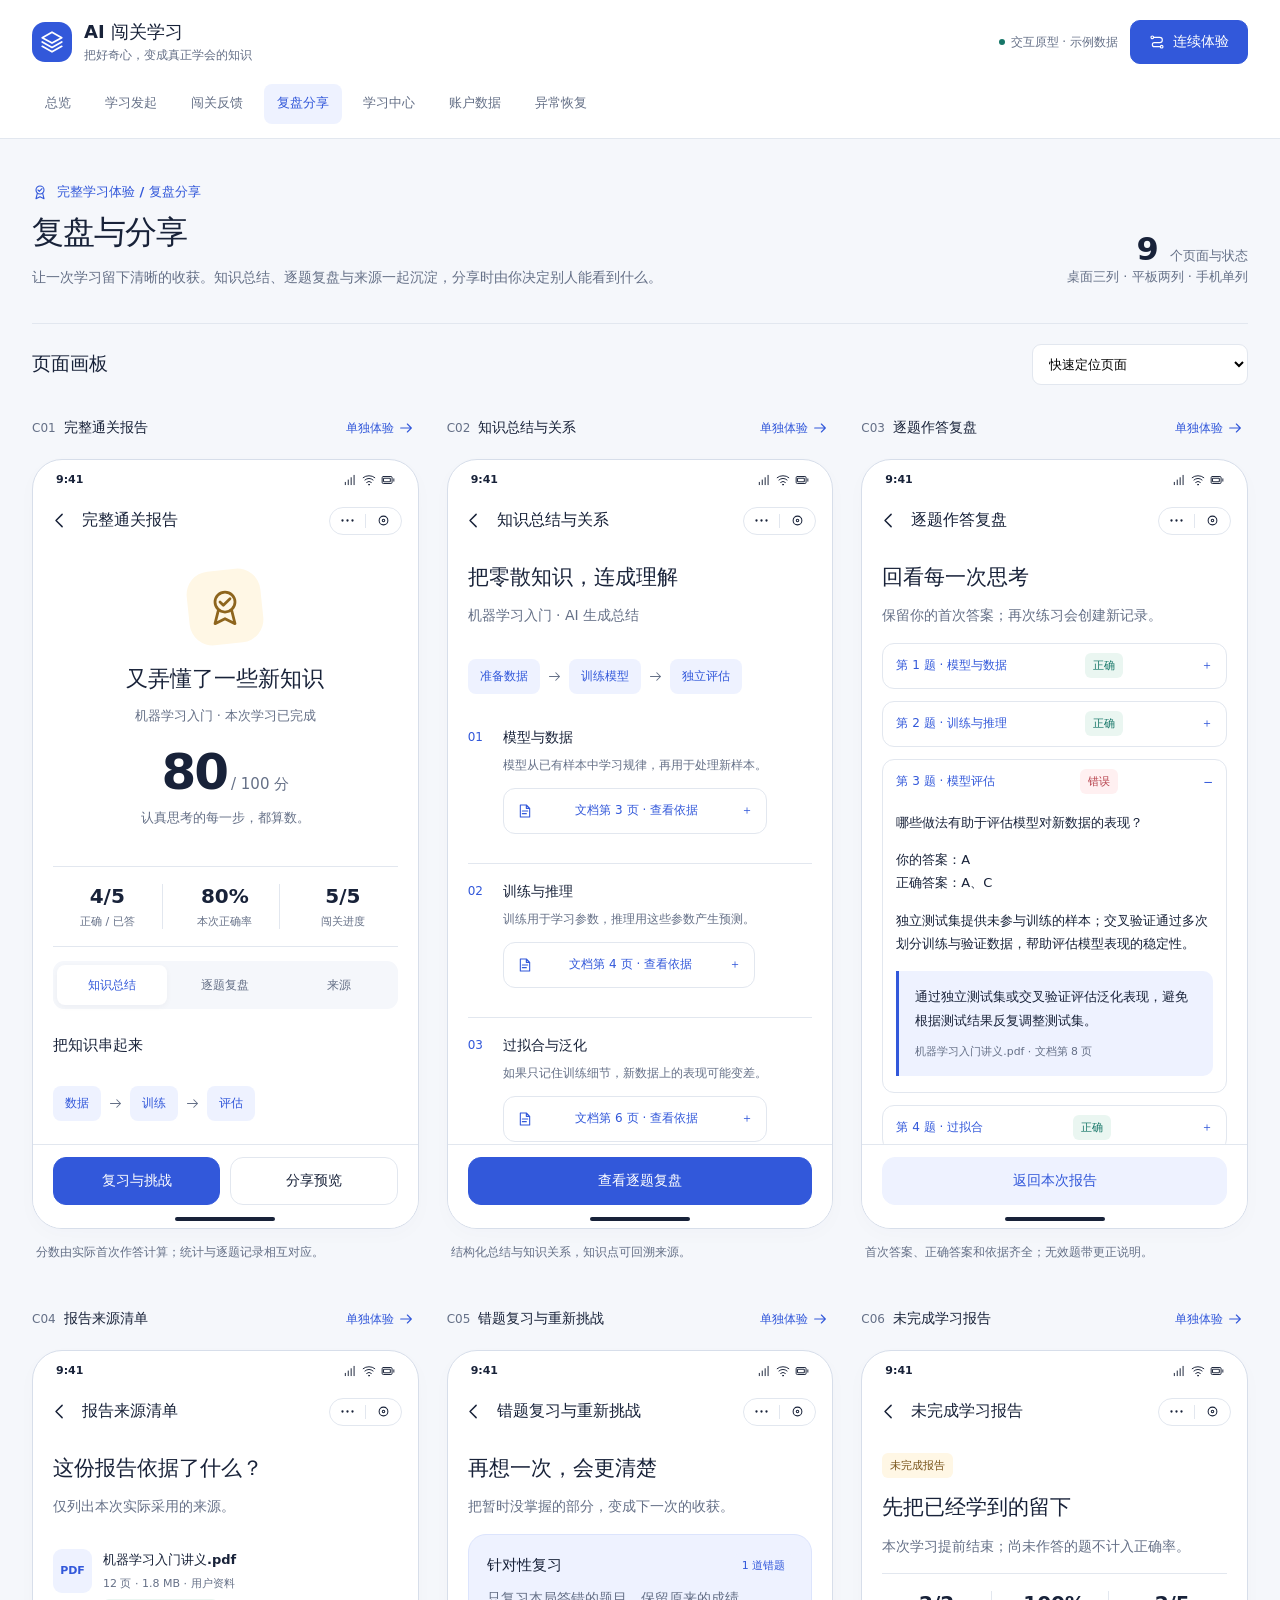
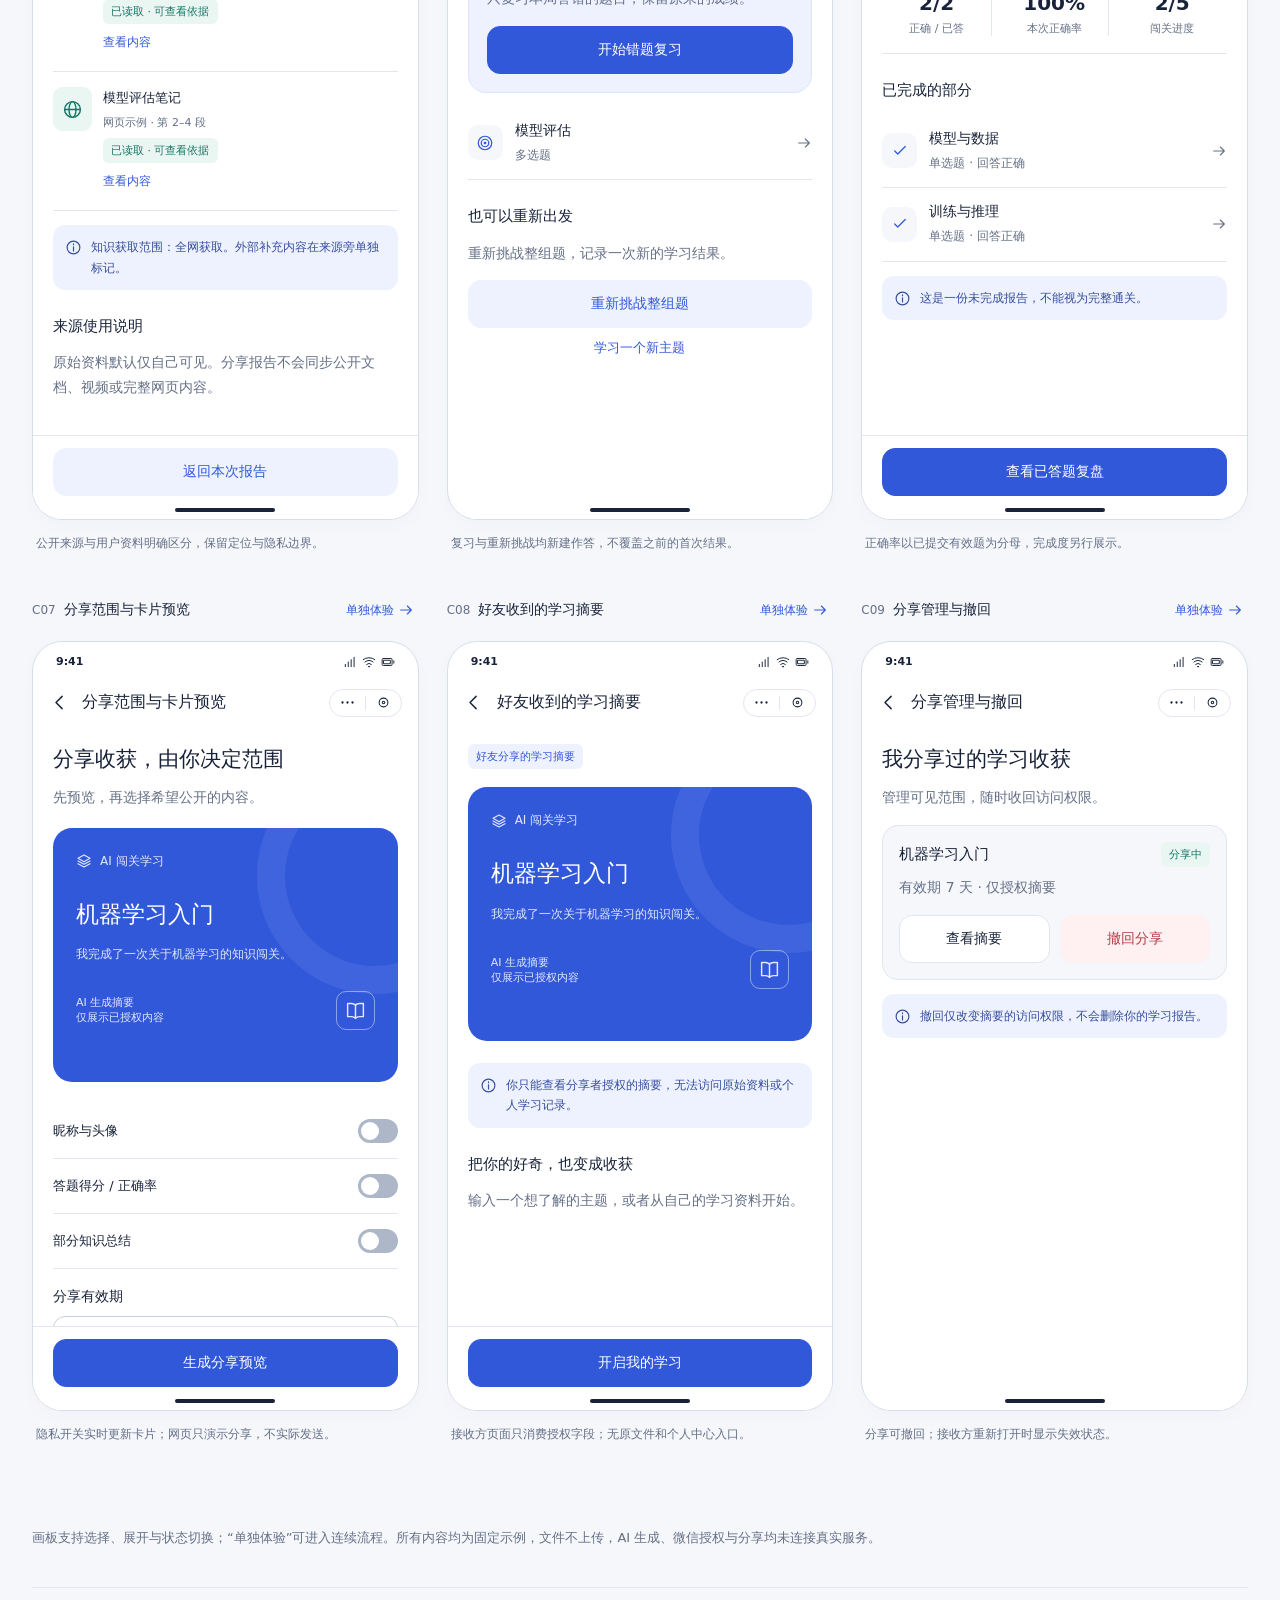
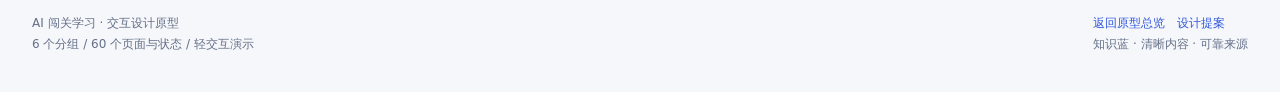
<file: prototype/03-review-and-sharing.html>
<!doctype html>
<html lang="zh-CN">
<head>
<meta charset="utf-8">
<meta name="viewport" content="width=device-width,initial-scale=1,viewport-fit=cover">
<meta name="theme-color" content="#3258da">
<meta name="description" content="AI 闯关学习小程序：完整页面画板与轻交互原型，使用本地示例数据。">
<title>复盘与分享 · AI 闯关学习</title>
<style>/* AI 闯关学习 · approved light visual system */
:root{color-scheme:light;--blue:#3258da;--blue-dark:#2546b8;--blue-soft:#eef2ff;--paper:#f5f7fb;--ink:#182239;--muted:#657087;--line:#e2e7ef;--green:#167668;--green-soft:#eaf6f1;--amber:#f5b94c;--amber-soft:#fff7e5;--red:#b53e49;--red-soft:#fff0f1;--white:#fff;--radius:20px;font-family:"PingFang SC","Microsoft YaHei",system-ui,sans-serif;color:var(--ink);background:var(--paper);font-synthesis:none}
*{box-sizing:border-box}body{margin:0}button,input,textarea,select{font:inherit}button,a,input,textarea,select{-webkit-tap-highlight-color:transparent}button,a{touch-action:manipulation}button{cursor:pointer}a{color:inherit;text-decoration:none}button:focus-visible,a:focus-visible,input:focus-visible,textarea:focus-visible,select:focus-visible,summary:focus-visible{outline:3px solid var(--blue);outline-offset:3px}button{transition:background .15s,color .15s,border-color .15s}button:active{filter:brightness(.94)}button:disabled{cursor:not-allowed;opacity:.5}button svg,a svg{flex-shrink:0}.icon{width:21px;height:21px;vertical-align:middle;fill:none;stroke:currentColor;stroke-width:1.65;stroke-linecap:round;stroke-linejoin:round}.small-icon{width:16px;height:16px}.muted{color:var(--muted)}.blue{color:var(--blue)}.green{color:var(--green)}.red{color:var(--red)}.small{font-size:13px;line-height:1.6}.tiny{font-size:12px}.sr-only{position:absolute;width:1px;height:1px;padding:0;overflow:hidden;clip:rect(0,0,0,0);white-space:nowrap;border:0}
.shell{max-width:1320px;margin:auto;padding:0 32px}.site-header{background:rgba(255,255,255,.96);border-bottom:1px solid var(--line)}.topbar{min-height:84px;display:flex;align-items:center;justify-content:space-between;gap:24px}.brand{display:flex;align-items:center;gap:12px;font-size:18px;font-weight:700;white-space:nowrap}.brand small{font-size:12px;font-weight:400;color:var(--muted);display:block;margin-top:3px}.brandmark{width:40px;height:40px;display:grid;place-items:center;background:var(--blue);color:white;border-radius:13px}.brandmark .icon{width:26px;height:26px}.top-actions{display:flex;align-items:center;gap:12px}.demo-label{font-size:12px;color:var(--muted);display:flex;align-items:center;gap:6px}.demo-label:before{content:"";width:6px;height:6px;border-radius:50%;background:var(--green)}.site-btn{border:1px solid var(--line);background:white;border-radius:10px;padding:12px 18px;display:inline-flex;align-items:center;justify-content:center;gap:8px;font-weight:600;font-size:14px;min-height:44px}.site-btn.primary{background:var(--blue);color:white;border-color:var(--blue)}.site-btn:hover{background:var(--blue-soft);color:var(--blue)}.site-btn.primary:hover{background:var(--blue-dark);color:white}.section-nav{display:flex;gap:8px;flex-wrap:wrap;padding:0 0 14px}.section-nav a{font-size:13px;color:var(--muted);padding:10px 13px;border-radius:8px;min-height:40px}.section-nav a.active{color:var(--blue);background:var(--blue-soft);font-weight:600}.section-nav a:hover{background:var(--paper)}
.intro{display:flex;justify-content:space-between;align-items:flex-end;gap:40px;padding:44px 0 32px}.intro h1{font-size:32px;letter-spacing:-1px;line-height:1.4;margin:9px 0 10px}.intro p{max-width:640px;font-size:14px;line-height:1.85;color:var(--muted);margin:0}.eyebrow{font-size:13px;color:var(--blue);font-weight:600;display:flex;align-items:center;gap:9px}.intro-aside{text-align:right;white-space:nowrap;color:var(--muted);font-size:13px;padding-bottom:5px}.intro-aside strong{font-size:32px;color:var(--ink);font-weight:600;margin-right:7px}.index-hero{display:grid;grid-template-columns:1.05fr 1fr;gap:60px;padding:58px 0 42px;align-items:center}.index-hero h1{font-size:46px;line-height:1.35;letter-spacing:-1.5px;margin:13px 0 20px;font-weight:650}.index-hero p{max-width:520px;font-size:15px;color:var(--muted);line-height:1.9}.hero-actions{display:flex;gap:12px;margin-top:27px;flex-wrap:wrap}.journey{position:relative;min-height:240px;display:flex;align-items:center;justify-content:center;gap:22px;border-radius:24px;background:#edf1fc;overflow:hidden}.journey:before{content:"";position:absolute;width:300px;height:300px;border-radius:50%;border:1px solid #d5ddf6;left:20%;top:-28px}.journey:after{content:"";position:absolute;width:420px;height:420px;border-radius:50%;border:1px solid #d5ddf6;left:10%;top:-88px}.journey-item{z-index:1;width:115px;padding:19px 10px;background:white;border:1px solid #dce3f4;border-radius:18px;text-align:center;box-shadow:0 12px 24px #243b7210}.journey-item:nth-child(2){transform:translateY(-18px)}.journey-item:nth-child(3){transform:translateY(18px)}.journey-item .icon{width:32px;height:32px;color:var(--blue);margin-bottom:13px}.journey-item strong{font-size:14px;display:block}.journey-item small{font-size:11px;color:var(--muted);display:block;margin-top:6px}.index-groups{display:grid;grid-template-columns:repeat(3,minmax(0,1fr));gap:16px;margin:0 0 44px}.group-link{padding:23px;background:white;border:1px solid var(--line);border-radius:14px;display:flex;gap:15px;align-items:center}.group-link:hover{border-color:#94a9ec;background:#fafbff}.group-link>span{color:var(--blue);background:var(--blue-soft);width:44px;height:44px;display:grid;place-items:center;border-radius:12px}.group-link strong{font-size:15px}.group-link p{font-size:12px;color:var(--muted);margin:7px 0 0}.group-link .arrow{margin-left:auto;color:var(--muted)}.review-note{font-size:13px;color:var(--muted);padding:15px 0 25px;line-height:1.7}.gallery-toolbar{display:flex;align-items:center;justify-content:space-between;gap:18px;margin-bottom:25px;padding-top:20px;border-top:1px solid var(--line)}.gallery-toolbar h2{margin:0;font-size:19px}.gallery-toolbar select{border:1px solid var(--line);border-radius:9px;padding:11px 35px 11px 12px;background:white;font-size:13px;max-width:220px}.screen-grid{display:grid;grid-template-columns:repeat(3,minmax(0,1fr));gap:38px 28px;padding-bottom:54px}.screen-card{min-width:0;scroll-margin-top:20px}.screen-caption{display:flex;align-items:center;justify-content:space-between;gap:10px;margin-bottom:12px;min-height:37px}.screen-caption h2{font-size:14px;margin:0;font-weight:600}.screen-id{font-size:12px;color:var(--muted);margin-right:8px;font-weight:400}.screen-caption button{border:0;background:transparent;color:var(--blue);font-size:12px;min-height:37px;padding:0 5px;display:flex;align-items:center;gap:4px}.screen-footnote{font-size:12px;color:var(--muted);margin:13px 4px 0;line-height:1.75}.phone{height:770px;background:var(--white);border:1px solid #d7deea;border-radius:30px;overflow:hidden;display:flex;flex-direction:column;position:relative;box-shadow:0 6px 20px #23375605;isolation:isolate}.statusbar{height:34px;flex-shrink:0;display:flex;justify-content:space-between;align-items:center;padding:6px 23px 0;font-size:11px;font-weight:600}.status-symbols{display:flex;align-items:center;gap:5px}.status-symbols .icon{width:14px;height:14px}.app-top{height:54px;padding:0 16px;display:flex;align-items:center;justify-content:space-between;gap:5px;flex-shrink:0}.app-title{font-size:16px;font-weight:600;display:flex;align-items:center;gap:5px;min-width:0}.app-title>span{overflow:hidden;text-overflow:ellipsis;white-space:nowrap}.app-top .back{background:transparent;border:0;width:36px;height:44px;display:grid;place-items:center;margin-left:-8px;color:var(--ink)}.capsule{border:1px solid var(--line);border-radius:20px;display:flex;align-items:center;justify-content:center;gap:10px;width:73px;height:28px;color:var(--ink);flex-shrink:0}.capsule i{height:14px;width:1px;background:var(--line)}.capsule .icon{width:15px;height:15px}.phone-content{flex:1;overflow-y:auto;overflow-x:hidden;overscroll-behavior:contain;padding:14px 20px 24px;scrollbar-width:thin;scrollbar-color:#d6deeb transparent}.phone-content:focus{outline-offset:-3px}.home-indicator{height:18px;flex-shrink:0;display:flex;justify-content:center;align-items:center;background:white}.home-indicator:after{content:"";height:4px;width:100px;background:var(--ink);border-radius:9px}.app-bottom{display:flex;border-top:1px solid var(--line);padding:8px 5px 0;justify-content:space-around;background:white;flex-shrink:0}.app-bottom button{border:0;background:transparent;color:var(--muted);display:flex;flex-direction:column;align-items:center;justify-content:center;gap:5px;font-size:11px;min-width:72px;min-height:48px}.app-bottom button.current{color:var(--blue);font-weight:600}.app-bottom .icon{width:21px;height:21px}.actionbar{padding:12px 20px 5px;background:white;border-top:1px solid var(--line);flex-shrink:0}.actionbar .btn{width:100%}.actionbar .helper{margin:0 0 9px;text-align:center;font-size:12px}.phone h1{font-size:27px;line-height:1.4;letter-spacing:-.7px;margin:3px 0 9px;font-weight:650}.phone h2{font-size:21px;line-height:1.5;margin:0 0 10px;font-weight:600}.phone h3{font-size:15px;line-height:1.5;margin:0;font-weight:600}.phone p{line-height:1.75;font-size:14px;margin:8px 0 15px}.phone .lead{font-size:14px;color:var(--muted);margin-top:0}.section-title{display:flex;align-items:center;justify-content:space-between;margin:25px 0 13px;gap:8px}.section-title button{color:var(--blue);font-size:12px;background:none;border:0;min-height:32px}.section-title a{font-size:12px;color:var(--blue)}.btn{min-height:48px;padding:12px 16px;border-radius:13px;border:1px solid var(--line);background:white;color:var(--ink);font-size:14px;font-weight:600;display:inline-flex;justify-content:center;align-items:center;gap:7px;line-height:1.4}.btn.primary{color:white;background:var(--blue);border-color:var(--blue)}.btn.primary:hover{background:var(--blue-dark)}.btn.secondary{background:var(--blue-soft);color:var(--blue);border-color:var(--blue-soft)}.btn.danger{color:var(--red);background:var(--red-soft);border-color:var(--red-soft)}.btn.full{width:100%}.button-row{display:flex;gap:10px}.button-row>.btn{flex:1;padding-left:10px;padding-right:10px}.text-btn{min-height:40px;background:none;border:0;color:var(--blue);font-size:13px;padding:8px 0}.softbox{background:var(--paper);border:1px solid var(--line);padding:16px;border-radius:16px;margin:14px 0}.bluebox{background:var(--blue-soft);border:1px solid #dce4fd;padding:18px;border-radius:18px;margin:14px 0}.notice{display:flex;align-items:flex-start;gap:9px;border-radius:12px;padding:12px;background:var(--amber-soft);font-size:12px;line-height:1.7;color:#755317;margin:14px 0}.notice .icon{width:17px;height:17px;flex-shrink:0;margin-top:2px}.notice.info{background:var(--blue-soft);color:#364f9c}.notice.success{background:var(--green-soft);color:var(--green)}.notice.error{background:var(--red-soft);color:var(--red)}.chip{display:inline-flex;align-items:center;gap:5px;border-radius:6px;padding:5px 8px;font-size:11px;line-height:1.4;background:var(--paper);color:var(--muted)}.chip.blue{background:var(--blue-soft);color:var(--blue)}.chip.green{background:var(--green-soft);color:var(--green)}.chip.red{background:var(--red-soft);color:var(--red)}.chip.amber{background:var(--amber-soft);color:#775218}.chips{display:flex;gap:7px;flex-wrap:wrap}.field{display:block;margin:19px 0}.field>span,.field>label{display:block;font-size:14px;font-weight:600;margin-bottom:10px}.field small{display:block;color:var(--muted);font-size:12px;margin-top:8px;line-height:1.6}.field input,.field textarea,.field select,.input{display:block;width:100%;border:1px solid #c7cfdd;background:white;border-radius:12px;padding:12px 13px;color:var(--ink);font-size:16px;min-width:0;line-height:1.65}.field textarea{resize:vertical;min-height:124px}.field input[type=checkbox]{width:18px;display:inline}.field input[type=date]{min-width:0}.input-composer{background:var(--paper);border:1px solid var(--line);border-radius:18px;margin-top:24px;overflow:hidden}.input-composer textarea{resize:vertical;min-height:142px;max-height:270px;padding:17px;width:100%;background:transparent;border:0;font-size:16px;line-height:1.75;color:var(--ink);display:block}.input-composer textarea::placeholder{color:#6d778c}.composer-foot{padding:0 15px 12px;display:flex;justify-content:space-between;font-size:11px;color:var(--muted)}.attach-grid{display:grid;grid-template-columns:repeat(3,1fr);gap:9px;margin:14px 0 19px}.attach-grid button{background:white;border:1px solid var(--line);border-radius:12px;padding:13px 5px;color:var(--ink);font-size:12px;display:flex;align-items:center;justify-content:center;gap:6px;min-height:47px}.attach-grid .icon{width:18px;height:18px;color:var(--blue)}.mode-line{display:flex;align-items:center;justify-content:space-between;padding:4px 0 17px;font-size:12px;color:var(--muted)}.mode-line button{background:transparent;border:0;color:var(--ink);min-height:35px;font-size:12px;display:flex;align-items:center;gap:6px}.resume{background:var(--blue-soft);padding:17px;border-radius:15px;margin-top:25px}.resume-head{display:flex;justify-content:space-between;font-size:12px;margin-bottom:8px;color:var(--blue)}.resume strong{font-size:14px;font-weight:600}.resume .resume-bottom{display:flex;justify-content:space-between;align-items:center;margin-top:7px}.resume .text-btn{min-height:30px;padding:0}.idea{display:block;text-align:left;background:none;border:0;border-bottom:1px solid var(--line);padding:13px 0;width:100%;font-size:13px;color:var(--ink);min-height:44px}.idea:last-child{border:0}.idea .icon{width:15px;height:15px;margin-right:5px;color:var(--blue)}.source-row{display:flex;align-items:flex-start;gap:11px;padding:15px 0;border-bottom:1px solid var(--line)}.source-row:last-child{border-bottom:0}.source-type{width:39px;height:44px;display:grid;place-items:center;background:var(--blue-soft);color:var(--blue);border-radius:9px;flex-shrink:0;font-size:11px;font-weight:700}.source-type.video{background:var(--amber-soft);color:#7c591a}.source-type.web{background:var(--green-soft);color:var(--green)}.source-info{flex:1;min-width:0}.source-info strong{font-size:13px;line-height:1.7;display:block;overflow-wrap:anywhere}.source-info p{font-size:11px;color:var(--muted);margin:3px 0 6px}.source-info .text-btn{font-size:12px;min-height:32px;padding:4px 5px 0 0}.source-row>button{border:0;background:none;color:var(--muted);width:36px;min-height:44px;flex-shrink:0}.dropzone{border:1.5px dashed #a7b7e9;border-radius:17px;background:#f8faff;padding:29px 15px;text-align:center;margin:21px 0}.dropzone>.icon{width:36px;height:36px;color:var(--blue);margin-bottom:13px}.dropzone strong{display:block;font-size:14px}.dropzone p{font-size:12px;color:var(--muted);margin:9px 0 16px}.dropzone .btn{min-height:40px;font-size:13px}.file-input{max-width:100%;font-size:12px;color:var(--muted);margin-top:14px}.file-input::file-selector-button{border:1px solid var(--line);border-radius:8px;background:white;padding:10px;margin-right:8px;color:var(--ink)}.choice-list{display:grid;gap:10px;margin:20px 0}.choice{display:flex;text-align:left;align-items:center;gap:12px;width:100%;padding:15px;border:1px solid #c7cfdd;border-radius:13px;background:white;min-height:62px;color:var(--ink)}.choice.selected{border-color:var(--blue);background:var(--blue-soft)}.choice .choice-copy{flex:1;min-width:0}.choice strong{display:block;font-size:14px}.choice small{display:block;margin-top:5px;font-size:12px;color:var(--muted);line-height:1.65}.choice>.icon{color:var(--blue)}.radio-dot{width:18px;height:18px;border:1.5px solid #8390a7;border-radius:50%;flex-shrink:0}.choice.selected .radio-dot{border:5px solid var(--blue)}.segment{display:flex;background:var(--paper);padding:4px;border-radius:11px;gap:4px;margin:14px 0}.segment button{flex:1;min-width:0;border:0;background:none;color:var(--muted);font-size:12px;padding:10px 6px;min-height:40px;border-radius:8px}.segment button.selected{background:white;color:var(--blue);box-shadow:0 2px 6px #1822390a;font-weight:600}.pills{display:flex;flex-wrap:wrap;gap:8px;margin:12px 0}.pills button{font-size:13px;background:white;border:1px solid #c7cfdd;padding:11px 14px;border-radius:10px;color:var(--ink);min-height:42px}.pills button.selected{border-color:var(--blue);color:var(--blue);background:var(--blue-soft)}.steps{margin:27px 0}.step{position:relative;display:flex;gap:14px;padding:0 0 26px;align-items:flex-start}.step:not(:last-child):before{content:"";position:absolute;left:14px;top:29px;bottom:0;width:1px;background:var(--line)}.step-circle{border-radius:50%;background:var(--paper);border:1px solid var(--line);height:29px;width:29px;display:grid;place-items:center;color:var(--muted);font-size:12px;flex-shrink:0}.step.done .step-circle{background:var(--green-soft);border-color:var(--green-soft);color:var(--green)}.step.active .step-circle{background:var(--blue);color:white;border-color:var(--blue);box-shadow:0 0 0 5px var(--blue-soft)}.step strong{display:block;font-size:14px;padding-top:4px}.step small{display:block;color:var(--muted);font-size:12px;margin-top:7px;line-height:1.7}.step .icon{width:15px;height:15px}.knowledge{padding:17px 0;border-bottom:1px solid var(--line);display:flex;gap:12px}.knowledge-num{font-size:12px;color:var(--blue);padding-top:3px;width:23px;flex-shrink:0}.knowledge p{font-size:12px;color:var(--muted);margin:7px 0}.knowledge h3{font-size:14px}.citation{border-left:3px solid var(--blue);background:var(--blue-soft);padding:14px 16px;border-radius:0 10px 10px 0;font-size:13px;line-height:1.8;margin:16px 0}.citation mark{background:#dbe4ff;color:var(--ink)}.citation small{display:block;color:var(--muted);margin-top:10px}.phone details{border:1px solid var(--line);border-radius:12px;padding:0 13px;margin:12px 0}.phone summary{list-style:none;cursor:pointer;min-height:44px;display:flex;align-items:center;justify-content:space-between;gap:8px;font-size:12px;color:var(--blue)}.phone summary:after{content:"＋"}.phone details[open] summary:after{content:"−"}.phone details p{font-size:13px}.quiz-progress{display:flex;gap:6px;margin:2px 0 17px}.quiz-progress span{height:5px;flex:1;background:#e9edf5;border-radius:8px}.quiz-progress span.done{background:var(--blue)}.quiz-meta{display:flex;justify-content:space-between;align-items:center;margin:0 0 21px}.quiz-counter{color:var(--muted);font-size:12px}.question-stem{font-size:20px!important;line-height:1.65!important;margin:18px 0 25px!important;font-weight:600}.options{display:grid;gap:11px}.option{display:flex;gap:12px;align-items:flex-start;width:100%;text-align:left;min-height:58px;border:1px solid #bec8d9;border-radius:12px;padding:15px 13px;background:white;color:var(--ink);font-size:15px;line-height:1.65;opacity:1!important}.option-key{font-size:12px;line-height:24px;text-align:center;width:24px;height:24px;flex-shrink:0;border-radius:50%;border:1px solid #b5c0d4;color:#58657d}.option.multi .option-key{border-radius:6px}.option.selected{background:var(--blue-soft);border-color:var(--blue)}.option.selected .option-key{background:var(--blue);color:white;border-color:var(--blue)}.option.correct{background:var(--green-soft);border-color:var(--green)}.option.wrong{background:var(--red-soft);border-color:var(--red)}.option.missed{background:var(--amber-soft);border-color:#b8821a}.option-label{flex:1}.answer-status{display:block;font-size:11px;margin-top:3px;font-weight:600}.feedback{margin-top:19px;padding:17px;border-radius:14px;background:var(--green-soft)}.feedback.error{background:var(--red-soft)}.feedback h3{color:var(--green);font-size:15px;display:flex;align-items:center;gap:7px}.feedback.error h3{color:var(--red)}.feedback p{font-size:12px;margin:8px 0 0}.explanation{padding:22px 0 0}.explanation h3{font-size:15px}.explanation p{font-size:13px;line-height:1.85}.report-hero{text-align:center;padding:8px 0 17px}.award{position:relative;width:74px;height:74px;border-radius:23px;background:var(--amber-soft);display:grid;place-items:center;margin:0 auto 18px;transform:rotate(-6deg)}.award .icon{width:40px;height:40px;color:#8e651d;transform:rotate(6deg)}.report-hero .score{font-size:50px;line-height:1.2;font-weight:650;letter-spacing:-2px;margin:15px 0 4px}.report-hero .score small{font-size:15px;font-weight:400;letter-spacing:0;color:var(--muted);margin-left:4px}.report-hero h2{font-size:22px}.report-hero p{margin:5px 0;font-size:13px;color:var(--muted)}.metrics{display:grid;grid-template-columns:repeat(3,minmax(0,1fr));padding:17px 0;border-top:1px solid var(--line);border-bottom:1px solid var(--line);gap:8px;margin:14px 0}.metrics>div{text-align:center;border-right:1px solid var(--line)}.metrics>div:last-child{border:0}.metrics strong{font-size:20px;font-weight:600;display:block;font-variant-numeric:tabular-nums}.metrics small{font-size:11px;color:var(--muted);display:block;margin-top:6px}.concept-flow{display:flex;align-items:center;gap:7px;flex-wrap:wrap;padding:16px 0}.concept-flow span{background:var(--blue-soft);color:var(--blue);padding:9px 12px;font-size:12px;border-radius:8px}.concept-flow .icon{width:15px;height:15px;color:var(--muted)}.list-row{display:flex;align-items:center;gap:12px;padding:15px 0;border-bottom:1px solid var(--line);width:100%;border-top:0;border-left:0;border-right:0;background:white;text-align:left;color:var(--ink);font-size:14px;min-height:56px}.list-row:last-child{border-bottom:0}.list-row .row-main{flex:1;min-width:0}.list-row small{display:block;font-size:12px;color:var(--muted);margin-top:6px;line-height:1.55}.list-row>span:last-child{flex-shrink:0}.list-row>.icon{color:var(--muted)}.row-badge{width:35px;height:35px;border-radius:10px;background:var(--paper);display:grid;place-items:center;color:var(--blue);flex-shrink:0}.row-badge .icon{width:18px;height:18px}.progress-track{height:6px;border-radius:8px;background:#e9eef6;margin:12px 0 5px;overflow:hidden}.progress-fill{height:100%;border-radius:8px;background:var(--blue)}.mini-stats{display:grid;grid-template-columns:1fr 1fr;gap:12px;margin:20px 0}.mini-stat{padding:16px;border-radius:14px;background:var(--paper)}.mini-stat strong{font-size:26px;display:block;font-weight:600;letter-spacing:-.5px}.mini-stat small{font-size:12px;color:var(--muted);display:block;margin-top:7px}.chart{width:100%;height:auto;margin:12px 0 0;overflow:visible}.chart text{font-family:inherit;font-size:10px;fill:var(--muted)}.chart line{stroke:var(--line)}.filter-row{display:flex;gap:8px;flex-wrap:wrap;margin:13px 0}.filter-row select{font-size:12px;min-height:40px;max-width:100%;border:1px solid var(--line);background:white;color:var(--ink);border-radius:9px;padding:7px 8px}.bar-row{margin:18px 0}.bar-row .bar-label{display:flex;justify-content:space-between;font-size:13px;gap:10px}.bar-row small{font-size:11px;color:var(--muted)}.share-card{position:relative;background:var(--blue);border-radius:19px;color:white;padding:25px 23px;margin:18px 0 22px;overflow:hidden;min-height:254px}.share-card:after{content:"";width:180px;height:180px;position:absolute;right:-95px;top:-70px;border:28px solid #ffffff12;border-radius:50%;pointer-events:none}.share-card h2{font-size:23px;margin:27px 0 13px;color:white}.share-card p{font-size:12px;color:#e1e7ff;line-height:1.8}.share-card .share-brand{display:flex;align-items:center;gap:8px;font-size:12px;color:#e1e7ff}.share-card .share-score{font-size:30px;font-weight:600;margin:10px 0}.share-bottom{display:flex;align-items:center;justify-content:space-between;margin-top:25px;font-size:11px;color:#e1e7ff}.share-symbol{width:39px;height:39px;border:1px solid #ffffff70;border-radius:10px;display:grid;place-items:center}.switch-row{display:flex;gap:10px;justify-content:space-between;align-items:center;padding:15px 0;border-bottom:1px solid var(--line);font-size:13px;min-height:54px}.switch-row>span{flex:1}.switch-row small{display:block;color:var(--muted);font-size:11px;margin-top:5px;line-height:1.6}.switch{appearance:none;cursor:pointer;width:40px;height:24px;background:#adb7c8;border:0;border-radius:20px;position:relative;flex-shrink:0;margin:0}.switch:before{content:"";position:absolute;width:18px;height:18px;border-radius:50%;left:3px;top:3px;background:white;transition:transform .16s}.switch:checked{background:var(--blue)}.switch:checked:before{transform:translateX(16px)}.empty{text-align:center;padding:35px 9px 23px}.empty-icon{width:79px;height:79px;border-radius:26px;background:var(--blue-soft);color:var(--blue);display:grid;place-items:center;margin:0 auto 23px}.empty-icon .icon{height:37px;width:37px}.empty-icon.warning{background:var(--amber-soft);color:#916315}.empty-icon.error{background:var(--red-soft);color:var(--red)}.empty p{font-size:13px;color:var(--muted);max-width:260px;margin:12px auto 21px}.empty h2{font-size:20px}.avatar{width:56px;height:56px;border-radius:18px;background:var(--blue-soft);color:var(--blue);display:grid;place-items:center;font-size:20px;font-weight:600;flex-shrink:0}.profile{display:flex;align-items:center;gap:14px;margin:17px 0 28px}.profile h2{font-size:21px;margin:0 0 5px}.profile p{font-size:12px;color:var(--muted);margin:0}.terms{font-size:12px!important;color:var(--muted);line-height:1.9!important}.checkline{display:flex;gap:9px;align-items:flex-start;font-size:12px;line-height:1.9;margin:19px 0}.checkline input{width:17px;height:17px;margin:3px 0;accent-color:var(--blue);flex-shrink:0}.checkline a{color:var(--blue);text-decoration:underline}.modal-preview{background:#f0f3f9;margin:-14px -20px -24px;padding:32px 20px;min-height:100%;display:flex;align-items:center;justify-content:center}.confirm-box{width:100%;border-radius:20px;background:white;padding:24px 20px;box-shadow:0 10px 40px #18223910}.confirm-box h2{font-size:20px}.confirm-box p{font-size:13px;color:var(--muted)}.checkmark-circle{display:grid;place-items:center;width:44px;height:44px;background:var(--green-soft);color:var(--green);border-radius:50%;margin-bottom:17px}.inline-error{font-size:12px!important;color:var(--red)!important;margin:8px 0!important}.privacy-list{padding-left:19px;color:var(--muted);font-size:13px;line-height:2}.skeleton{height:13px;border-radius:5px;background:#e9edf5;margin:11px 0}.skeleton.short{width:60%}.version{font-size:11px;color:var(--muted);text-align:center;margin:25px 0 5px}.foot{border-top:1px solid var(--line);padding:25px 0 36px;color:var(--muted);font-size:12px;display:flex;justify-content:space-between;gap:20px;line-height:1.8}.foot a{color:var(--blue)}.toast{position:fixed;bottom:25px;left:50%;transform:translateX(-50%);max-width:calc(100% - 32px);padding:13px 21px;border-radius:13px;background:var(--ink);color:white;font-size:13px;line-height:1.7;box-shadow:0 5px 20px #0002;z-index:100;pointer-events:none}.toast[hidden]{display:none}.demo-dialog{border:0;padding:0;background:transparent;max-width:calc(100% - 24px);max-height:calc(100dvh - 24px);width:435px;overflow:visible}.demo-dialog::backdrop{background:#132141b3;backdrop-filter:blur(5px)}.demo-wrap{background:white;border-radius:25px;overflow:hidden;box-shadow:0 30px 90px #0003}.demo-toolbar{display:flex;align-items:center;justify-content:space-between;padding:11px 17px;background:var(--paper);font-size:12px;color:var(--muted);gap:10px}.demo-toolbar button{border:0;background:white;border-radius:8px;display:grid;place-items:center;width:34px;height:34px;color:var(--ink)}.demo-dialog .phone{border:0;border-radius:0;height:min(790px,calc(100dvh - 83px));box-shadow:none}.demo-toolbar strong{font-size:12px;font-weight:500}.demo-dialog .phone-content{padding-top:12px}.demo-dialog .statusbar{display:none}.demo-dialog .app-top{height:54px}.demo-actions{display:flex;gap:6px}.demo-dialog .home-indicator{height:max(18px,env(safe-area-inset-bottom))}.table{border-collapse:collapse;width:100%;font-size:12px;margin:16px 0}.table th,.table td{padding:12px 5px;text-align:left;border-bottom:1px solid var(--line)}.table th{color:var(--muted);font-weight:400}.table td:last-child,.table th:last-child{text-align:right}.row-spread{display:flex;align-items:center;justify-content:space-between;gap:10px}.spacer{height:14px}.record-date{font-size:11px;color:var(--muted);padding-top:17px}.invalid-note{font-size:12px;color:var(--red);padding:11px;background:var(--red-soft);border-radius:9px}.load-orbit{width:96px;height:96px;position:relative;display:grid;place-items:center;background:var(--blue-soft);border-radius:30px;margin:20px auto 30px;color:var(--blue)}.load-orbit>.icon{width:41px;height:41px}.load-orbit:before{content:"";position:absolute;inset:-9px;border:1px dashed #aabcf4;border-radius:39px}.load-orbit:after{content:"";width:9px;height:9px;border-radius:50%;position:absolute;background:var(--blue);top:-13px;left:43px}.article-copy{font-size:14px;line-height:1.95}.article-copy p{font-size:14px;line-height:1.95}.danger-area{padding:20px 0;margin-top:20px;border-top:1px solid var(--line)}.center{text-align:center}.error-list button{margin-top:10px}.flash{animation:highlight .8s ease}@keyframes highlight{50%{box-shadow:0 0 0 5px #3258da24}}
@media(min-width:1600px){.shell{max-width:1390px}.screen-grid{gap:42px 42px}.phone{height:800px}}
@media(max-width:1130px){.screen-grid{grid-template-columns:repeat(2,minmax(0,1fr));gap:36px 30px;max-width:860px;margin:auto}.index-groups{grid-template-columns:repeat(2,minmax(0,1fr))}.index-hero h1{font-size:37px}.journey{gap:11px}.journey-item{width:99px}.intro{gap:20px}.index-hero{gap:28px}}
@media(max-width:720px){.shell{padding:0 18px}.topbar{min-height:74px;gap:10px}.brand{font-size:15px;gap:8px}.brandmark{width:34px;height:34px;border-radius:10px}.brand small{font-size:10px}.top-actions .demo-label{display:none}.top-actions .site-btn{padding:10px 12px;font-size:12px}.section-nav{gap:3px;padding-bottom:12px}.section-nav a{font-size:11px;padding:8px}.intro{padding:28px 0 24px;align-items:flex-start}.intro h1{font-size:26px}.intro p{font-size:13px}.intro-aside{display:none}.index-hero{display:block;padding:30px 0}.index-hero h1{font-size:34px;letter-spacing:-1px}.index-hero p{font-size:14px}.journey{margin-top:28px;min-height:190px}.journey-item{width:94px;padding:15px 7px}.journey-item strong{font-size:12px}.index-groups{gap:9px;margin-bottom:30px}.group-link{padding:15px 12px;gap:9px;align-items:flex-start}.group-link>span{width:30px;height:30px;border-radius:9px;flex-shrink:0}.group-link>span .icon{width:17px}.group-link strong{font-size:12px}.group-link p{font-size:11px;line-height:1.6}.group-link .arrow{display:none}.screen-grid{grid-template-columns:1fr;max-width:430px;gap:30px}.gallery-toolbar{gap:12px}.gallery-toolbar h2{font-size:17px}.gallery-toolbar select{max-width:165px;font-size:12px}.phone{height:780px;border-radius:23px}.foot{display:block}.foot>span{display:block;margin-bottom:8px}.demo-dialog{max-width:calc(100% - 16px);max-height:calc(100dvh - 16px)}.demo-dialog .phone{height:calc(100dvh - 76px)}.hero-actions{gap:8px}.hero-actions .site-btn{font-size:13px}}
@media(max-width:370px){.shell{padding:0 12px}.phone-content{padding-left:16px;padding-right:16px}.actionbar{padding-left:16px;padding-right:16px}.brand small{display:none}.index-hero h1{font-size:30px}.topbar{gap:5px}.section-nav a{font-size:10px}.group-link{display:block}.group-link>span{margin-bottom:10px}.journey{gap:9px}.journey-item{width:85px}.phone{height:760px}.phone h1{font-size:25px}}
@media(prefers-reduced-motion:reduce){*,*:before,*:after{scroll-behavior:auto!important;animation:none!important;transition:none!important}}
@media(max-width:370px){.modal-preview{margin-left:-16px;margin-right:-16px;padding-left:16px;padding-right:16px}}
@media print{.site-header,.top-actions,.gallery-toolbar,.screen-caption button,.foot,.demo-dialog,.toast{display:none}.shell{padding:0}.screen-grid{grid-template-columns:repeat(3,1fr);gap:14px}.phone{height:auto;min-height:690px;box-shadow:none}.phone-content{overflow:visible}.screen-card{break-inside:avoid}.intro{padding:15px 0}.screen-footnote{font-size:10px}}
</style>
</head>
<body data-group="C">
<noscript>请启用 JavaScript 查看交互原型。所有脚本已经内嵌，无需联网。</noscript>
<script>"use strict";
window.PrototypeData = (() => {
  const groups = [
    {key:'A',file:'01-start-and-sources.html',title:'学习发起与资料来源',short:'学习发起',icon:'layers',desc:'从一个问题出发，让每一份资料都有去处。支持文字、文档、视频、网页与组合资料，确认知识与来源后再开始闯关。',names:['首页与学习入口','长文本与学习目标','添加学习文档','视频文件与链接','网页链接','组合学习资料','知识获取方式','指定来源范围','来源处理进度','知识摘要确认','来源清单与失败项','原文与来源定位']},
    {key:'B',file:'02-quiz-and-feedback.html',title:'闯关与即时反馈',short:'闯关反馈',icon:'route',desc:'每次专注一道题，每次提交都多理解一点。三种题型、即时讲解与可追溯的依据，组成有节奏的学习过程。',names:['闯关设置','生成与校验进度','准备开始闯关','单选题','多选题','判断题','回答正确与讲解','漏选、错选与讲解','保存进度与提前结束']},
    {key:'C',file:'03-review-and-sharing.html',title:'复盘与分享',short:'复盘分享',icon:'award',desc:'让一次学习留下清晰的收获。知识总结、逐题复盘与来源一起沉淀，分享时由你决定别人能看到什么。',names:['完整通关报告','知识总结与关系','逐题作答复盘','报告来源清单','错题复习与重新挑战','未完成学习报告','分享范围与卡片预览','好友收到的学习摘要','分享管理与撤回']},
    {key:'D',file:'04-learning-center.html',title:'学习中心与阶段报告',short:'学习中心',icon:'chart',desc:'回看走过的路，找到下一步。用真实作答记录连接学习趋势、薄弱知识点、错题复习与阶段报告。',names:['个人学习概览','多维筛选','学习历史记录','单次学习记录详情','题型表现分析','主题与知识点分析','我的错题本','错题详情与复习改善','阶段报告中心','生成阶段报告','阶段学习报告','指标口径与记录追溯']},
    {key:'E',file:'05-account-and-data.html',title:'账户与数据管理',short:'账户数据',icon:'user',desc:'轻松开始，自主保存。游客随时学习，登录后合并记录；个人资料、分享授权与数据管理始终清晰可控。',names:['我的与账户入口','按需微信授权登录','合并游客学习记录','同步与登录恢复','隐私、协议与 AI 说明','个人数据管理','删除影响与二次确认','导出个人学习数据','问题反馈与处理进度']},
    {key:'F',file:'06-empty-and-recovery.html',title:'空态、异常与恢复',short:'异常恢复',icon:'shield',desc:'遇到问题，也能继续前进。解释当前状态、保留已经完成的部分，为每一种异常提供明确的下一步。',names:['首次学习与数据不足','输入校验与限制','单个来源处理失败','资料不足与来源冲突','题组生成失败','断网与学习进度恢复','AI 总结暂不可用','分享内容不可访问','权限、内容与频率限制']}
  ];
  const questions = [
    {type:'single',tag:'模型与数据',stem:'在机器学习中，训练数据最主要的作用是什么？',options:['让模型从样本中学习规律','保证模型永远不会出错','替代对模型效果的评估','直接决定所有问题的答案'],correct:[0],why:'训练数据为模型提供样本，模型从中学习输入与输出之间的规律。学习到的规律仍需要在未参与训练的数据上检验。',wrong:'更多训练数据不代表绝对正确；评估和泛化能力检验仍然必要。',page:'3',quote:'模型通过训练样本学习规律，并将学到的规律用于新样本。'},
    {type:'single',tag:'训练与推理',stem:'训练完成后，用模型判断一封新邮件是否为垃圾邮件，属于哪个过程？',options:['重新标注','推理','训练集划分','参数初始化'],correct:[1],why:'推理是训练后的模型对新输入产生预测的过程。模型在这里使用已经学到的参数判断新邮件。',wrong:'训练用于学习参数；标注用于准备样本标签，两者都不是此次预测操作。',page:'4',quote:'训练阶段学习参数，推理阶段使用已学参数对新输入进行预测。'},
    {type:'multiple',tag:'模型评估',stem:'哪些做法有助于评估模型对新数据的表现？',options:['使用独立的测试集','只查看训练集上的准确率','进行交叉验证','反复调整测试集直到分数满意'],correct:[0,2],why:'独立测试集提供未参与训练的样本；交叉验证通过多次划分训练与验证数据，帮助评估模型表现的稳定性。',wrong:'只看训练准确率无法判断泛化表现；为提高分数调整测试集会破坏评估的客观性。',page:'8',quote:'通过独立测试集或交叉验证评估泛化表现，避免根据测试结果反复调整测试集。'},
    {type:'multiple',tag:'过拟合',stem:'以下哪些现象可能提示模型出现了过拟合？',options:['训练集表现很好，测试集明显较差','模型过度记住了训练样本的细节','训练集和测试集均表现稳定','从未对新数据进行任何测试'],correct:[0,1],why:'过拟合表现为对训练样本的细节甚至噪声过度适应，导致训练表现与新数据表现之间出现明显差距。',wrong:'稳定的训练与测试表现不支持过拟合判断；没有测试时，信息不足以确认是否过拟合。',page:'6',quote:'过度适应训练样本的细节与噪声，可能使模型在新数据上表现下降。'},
    {type:'boolean',tag:'数据划分',stem:'测试集应尽量独立于训练过程，用来检查模型对新数据的表现。',options:['正确','错误'],correct:[0],why:'独立测试集能帮助观察模型在未见数据上的表现。如果测试数据参与训练，评估结果就可能偏乐观。',wrong:'将测试集用于训练会引入数据泄漏，无法客观反映泛化能力。',page:'7',quote:'保留未参与模型训练的测试数据，用于最终效果检验。'},
    {type:'single',tag:'数据划分',stem:'为了更客观地检验模型效果，应该优先保留哪类数据？',options:['模型已经反复学习过的数据','未参与训练的数据','只有预测正确的数据','删除所有困难样本后的数据'],correct:[1],why:'未参与训练的数据能更好地模拟未来遇到的新样本，用于检验模型学到的规律是否有效。',wrong:'只保留简单或正确样本会引入偏差，反复见过的数据无法代表真实泛化。',page:'7',quote:'保留未参与模型训练的测试数据，用于最终效果检验。'},
    {type:'multiple',tag:'训练与推理',stem:'关于训练和推理，哪些说法符合学习资料？',options:['训练用于从样本学习参数','推理使用训练后的参数作出预测','每一次推理都必须重新训练模型','推理结果仍可能出现错误'],correct:[0,1,3],why:'训练与推理承担不同任务。推理利用已学到的参数产生预测，但模型不能保证任何新样本上的结果都正确。',wrong:'使用已学参数进行推理，不要求每次都重新训练。',page:'4',quote:'训练阶段学习参数，推理阶段使用已学参数对新输入进行预测。预测仍需结合实际效果判断。'},
    {type:'boolean',tag:'模型评估',stem:'只要训练集准确率足够高，就能保证模型在所有新数据上都表现良好。',options:['正确','错误'],correct:[1],why:'训练集上的高分不意味着泛化能力强。需要使用独立数据检验，警惕模型只记住训练样本。',wrong:'“所有新数据”是无法由训练集准确率支持的保证。',page:'8',quote:'训练集上的表现不能代替对新数据上泛化表现的评估。'},
    {type:'single',tag:'过拟合',stem:'模型将训练数据中的噪声也当成规律，最需要关注什么问题？',options:['输入格式','过拟合','文件大小','标签名称'],correct:[1],why:'学习到训练数据中偶然出现的噪声，可能使模型无法适应新数据，这是过拟合的典型风险。',wrong:'文件格式和名称不能解释模型过度记忆噪声造成的泛化问题。',page:'6',quote:'过度适应训练样本的细节与噪声，可能使模型在新数据上表现下降。'},
    {type:'boolean',tag:'模型与数据',stem:'模型的预测结果需要经过评估，不能仅凭模型已经训练完成就认为可信。',options:['正确','错误'],correct:[0],why:'训练完成仅意味着执行了学习过程，不意味着对新数据的预测质量已经得到验证。还应开展效果评估。',wrong:'训练完成和效果可靠是两个不同的判断。',page:'8',quote:'训练集上的表现不能代替对新数据上泛化表现的评估。'}
  ];
  const sourceText='机器学习是一种从数据中学习规律的方法。模型通过训练样本学习输入与输出之间的关系，并将学到的规律用于新样本。训练阶段学习参数，推理阶段使用已学参数对新输入进行预测。预测仍需结合实际效果判断。\n\n训练数据、验证数据和测试数据具有不同的用途。保留未参与模型训练的测试数据，用于最终效果检验。将测试数据反复用于训练会导致数据泄漏，使最终评估不能客观反映模型对新数据的表现。\n\n过拟合是指模型过度适应训练样本的细节与噪声，可能使模型在新数据上表现下降。训练集表现良好、测试集明显较差，是需要关注的信号。通过独立测试集或交叉验证评估泛化表现，避免根据测试结果反复调整测试集。训练集上的表现不能代替对新数据上泛化表现的评估。';
  const sources=[{id:'guide',type:'PDF',name:'机器学习入门讲义.pdf',detail:'12 页 · 1.8 MB · 用户资料',status:'accepted'},{id:'web',type:'WEB',name:'模型评估笔记',detail:'网页示例 · 第 2–4 段',status:'accepted'},{id:'video',type:'VIDEO',name:'第 2 课：模型评估.mp4',detail:'08:24 · 26 MB · 视频示例',status:'failed'}];
  const lessons=['模型与数据','训练与推理','过拟合与泛化','训练集与测试集','评估方法'];
  const history=Array.from({length:6},(_,i)=>({id:'seed-'+i,title:['机器学习入门','理解数据划分','认识训练与推理','模型评估基础','数据与模型','机器学习小练习'][i],date:['2026-09-28','2026-09-27','2026-09-27','2026-09-26','2026-09-26','2026-09-25'][i],theme:'机器学习',complete:true,answers:[true,true,false,true,true],types:['single','single','multiple','multiple','boolean'],tags:['模型与数据','训练与推理','模型评估','过拟合','数据划分']}));
  return {groups,questions,sourceText,sources,lessons,history};
})();

"use strict";
(() => {
const D=window.PrototypeData, $=(s,r=document)=>r.querySelector(s), $$=(s,r=document)=>[...r.querySelectorAll(s)];
const esc=v=>String(v??'').replace(/[&<>"']/g,c=>({'&':'&amp;','<':'&lt;','>':'&gt;','"':'&quot;',"'":'&#39;'}[c]));
const paths={
 layers:'<path d="m12 3 9 5-9 5-9-5 9-5Z"/><path d="m3 12 9 5 9-5M3 16l9 5 9-5"/>',
 route:'<circle cx="5" cy="5" r="2"/><circle cx="19" cy="19" r="2"/><path d="M7 5h9a4 4 0 0 1 0 8H8a3 3 0 0 0 0 6h9"/>',
 chart:'<path d="M4 3v17h17M8 15v-4m5 4V7m5 8V4"/>',
 award:'<circle cx="12" cy="9" r="6"/><path d="m8 14-2 8 6-3 6 3-2-8m-7-5 2 2 4-4"/>',
 user:'<circle cx="12" cy="8" r="4"/><path d="M4 21v-2a8 8 0 0 1 16 0v2"/>',
 shield:'<path d="m12 3 8 3v6c0 5-8 9-8 9s-8-4-8-9V6l8-3Z"/><path d="m8 12 3 3 5-6"/>',
 arrow:'<path d="M4 12h16m-6-6 6 6-6 6"/>',back:'<path d="m15 5-7 7 7 7"/>',down:'<path d="m6 9 6 6 6-6"/>',close:'<path d="m6 6 12 12M6 18 18 6"/>',
 more:'<circle cx="4" cy="12" r="1"/><circle cx="12" cy="12" r="1"/><circle cx="20" cy="12" r="1"/>',circle:'<circle cx="12" cy="12" r="7"/><circle cx="12" cy="12" r="2"/>',
 file:'<path d="M14 3H5v18h14V8l-5-5Zm0 0v5h5M8 12h8m-8 4h6"/>',video:'<rect x="3" y="5" width="18" height="14" rx="3"/><path d="m10 9 5 3-5 3V9Z"/>',
 link:'<path d="m10 13 4-4m-6 6-1 1a4 4 0 0 1-6-6l5-5a4 4 0 0 1 6 0m0 6 1-1a4 4 0 0 1 6 6l-5 5a4 4 0 0 1-6 0" transform="translate(2 -1)"/>',
 globe:'<circle cx="12" cy="12" r="9"/><ellipse cx="12" cy="12" rx="4" ry="9"/><path d="M3 12h18"/>',plus:'<path d="M12 5v14M5 12h14"/>',
 spark:'<path d="m12 3 2.7 6.3L21 12l-6.3 2.7L12 21l-2.7-6.3L3 12l6.3-2.7L12 3Z"/>',check:'<path d="m5 12 4 4L19 6"/>',info:'<circle cx="12" cy="12" r="9"/><path d="M12 11v6m0-10v1"/>',
 clock:'<circle cx="12" cy="12" r="9"/><path d="M12 6v6l4 2"/>',upload:'<path d="M5 15v5h14v-5M12 16V3m-5 5 5-5 5 5"/>',book:'<path d="M12 5v16M3 4h4a6 6 0 0 1 5 2 6 6 0 0 1 5-2h4v15h-4a6 6 0 0 0-5 2 6 6 0 0 0-5-2H3V4Z"/>',
 refresh:'<path d="M20 10a8 8 0 1 0-2 8M20 4v6h-6"/>',share:'<circle cx="18" cy="5" r="3"/><circle cx="6" cy="12" r="3"/><circle cx="18" cy="19" r="3"/><path d="m9 10 6-4m-6 8 6 4"/>',
 trash:'<path d="M3 6h18M9 6V3h6v3M5 6l1 15h12l1-15M10 10v7m4-7v7"/>',filter:'<path d="M3 5h18l-7 8v6l-4 2v-8L3 5Z"/>',target:'<circle cx="12" cy="12" r="9"/><circle cx="12" cy="12" r="5"/><circle cx="12" cy="12" r="1"/>',
 wifi:'<path d="M2 8a16 16 0 0 1 20 0M5 12a11 11 0 0 1 14 0m-11 4a6 6 0 0 1 8 0"/><circle cx="12" cy="20" r=".8"/>',signal:'<path d="M4 20v-4m5 4v-8m5 8V8m5 12V4"/>',battery:'<rect x="2" y="6" width="17" height="12" rx="2"/><path d="M22 10v4M5 9h11v6H5Z"/>',
 home:'<path d="m3 10 9-7 9 7v11h-7v-7h-4v7H3V10Z"/>',settings:'<path d="M4 7h16M4 17h16"/><circle cx="9" cy="7" r="3" fill="white"/><circle cx="16" cy="17" r="3" fill="white"/>',
 download:'<path d="M5 16v5h14v-5M12 3v13m-5-5 5 5 5-5"/>',lock:'<rect x="5" y="10" width="14" height="11" rx="2"/><path d="M8 10V6a4 4 0 0 1 8 0v4m-4 5v2"/>',
 chat:'<path d="M21 11a9 9 0 0 1-9 9H4l-2 2V11a9 9 0 0 1 19 0Z"/><path d="M7 10h10m-10 4h6"/>',cloud:'<path d="M6 18a5 5 0 0 1-1-10 7 7 0 0 1 13-1 5.5 5.5 0 0 1 0 11H6Z"/>',mail:'<rect x="3" y="5" width="18" height="14" rx="2"/><path d="m3 6 9 7 9-7"/>'
};
const icon=(n,cls='')=>`<svg class="icon ${cls}" aria-hidden="true" viewBox="0 0 24 24">${paths[n]||paths.file}</svg>`;
const btn=(label,action='go',value='',style='primary',extra='')=>`<button type="button" class="btn ${style}" data-action="${action}" data-value="${esc(value)}" ${extra}>${label}</button>`;
const go=(label,id,style='primary')=>btn(label,'go',id,style);
const notice=(text,t='info')=>`<div class="notice ${t}">${icon(t==='success'?'check':'info')}<span>${text}</span></div>`;
const chip=(text,t='')=>`<span class="chip ${t}">${text}</span>`;
const title=(name,sub='')=>`<h2>${name}</h2>${sub?`<p class="lead">${sub}</p>`:''}`;
const heading=(name,action='')=>`<div class="section-title"><h3>${name}</h3>${action}</div>`;
const linkbtn=(name,id)=>`<button class="text-btn" data-action="go" data-value="${id}">${name}</button>`;
const progress=p=>`<div class="progress-track"><div class="progress-fill" style="width:${p}%"></div></div>`;
const field=(label,name,value='',type='text',help='')=>`<label class="field"><span>${label}</span><input data-field="${name}" type="${type}" value="${esc(value)}">${help?`<small>${help}</small>`:''}</label>`;
const textfield=(label,name,value='',help='')=>`<label class="field"><span>${label}</span><textarea data-field="${name}">${esc(value)}</textarea>${help?`<small>${help}</small>`:''}</label>`;
const row=(name,sub,ic,target,right='')=>`<button class="list-row" data-action="go" data-value="${target}"><span class="row-badge">${icon(ic)}</span><span class="row-main">${name}${sub?`<small>${sub}</small>`:''}</span>${right||icon('arrow','small-icon')}</button>`;
const error=s=>s.error?`<p class="inline-error" role="alert">${esc(s.error)}</p>`:'';
const segments=(items,selected,action='set',fieldName='tab')=>`<div class="segment">${items.map(([v,t])=>`<button type="button" class="${selected===v?'selected':''}" aria-pressed="${selected===v}" data-action="${action}" data-field-name="${fieldName}" data-value="${v}">${t}</button>`).join('')}</div>`;
const pills=(items,selected,fieldName)=>`<div class="pills">${items.map(([v,t])=>`<button type="button" class="${String(selected)===String(v)?'selected':''}" aria-pressed="${String(selected)===String(v)}" data-action="set" data-field-name="${fieldName}" data-value="${v}">${t}</button>`).join('')}</div>`;
const switchrow=(label,name,checked,sub='')=>`<label class="switch-row"><span>${label}${sub?`<small>${sub}</small>`:''}</span><input class="switch" type="checkbox" data-field="${name}" ${checked?'checked':''} aria-label="${label}"></label>`;
const sampleAnswers=()=>[[0],[1],[0],[0,1],[0]];
function fresh(){return {id:'A01',trail:[],theme:'机器学习入门',input:'',text:D.sourceText,goal:'用通俗方式理解基本概念，学会判断模型效果。',url:'',videoUrl:'',sourceScope:'',mode:'web',sources:structuredClone(D.sources),count:5,qtype:'mixed',difficulty:'mixed',qids:[0,1,2,3,4],qi:0,answers:[],selection:[],quizStarted:false,completed:false,early:false,invalid:[],settingsTab:'file',viewTab:'summary',centerTab:'overview',period:'week',topicFilter:'all',typeFilter:'all',statusFilter:'all',knowledgeFilter:'all',search:'',reportPeriod:'week',from:'2026-09-22',to:'2026-09-28',reportTopic:'all',reports:[{id:'r1',name:'本周学习报告',range:'09.22 — 09.28',generated:'2026-09-28',from:'2026-09-22',to:'2026-09-28',topic:'all'}],history:structuredClone(D.history),selectedRecord:'seed-0',shareName:false,shareScore:false,shareSummary:false,shareActive:false,shareTarget:'C01',shareExpiry:'7',logged:false,agreed:false,merge:true,merged:false,syncDone:false,deleteType:'record',deleteConfirm:false,exportDone:false,feedbackType:'answer',feedback:'',feedbackSent:false,problem:'empty',sourceProblem:'video',failureKind:'timeout',accessProblem:'expired',restrictProblem:'permission',emptyKind:'new',online:true,removedSources:[],generated:false,readConfirmed:false,error:'',reportRetry:false,readyReport:false};}
function fixture(id){const s=fresh();s.id=id;s.logged=/^[CD]/.test(id);if(/^B0[4-8]$/.test(id)){s.quizStarted=true;s.qi={B04:0,B05:2,B06:4,B07:0,B08:2}[id];if(id==='B07')s.answers[0]=[0];if(id==='B08')s.answers[2]=[0];}if(/^C/.test(id)){s.quizStarted=true;s.completed=true;s.answers=sampleAnswers();s.qi=4;}if(id==='C06'){s.answers=[[0],[1]];s.early=true;s.completed=false;}if(id==='B09'||id==='F06'){s.quizStarted=true;s.answers=[[0],[1]];s.qi=2;}if(id==='C09')s.shareActive=true;if(id==='F07'){s.answers=sampleAnswers();s.quizStarted=true;s.completed=true;}if(id==='E04')s.logged=true;return s;}
const typeName=t=>({single:'单选题',multiple:'多选题',boolean:'判断题'}[t]);
const correct=(answer,q)=>Array.isArray(answer)&&answer.length===q.correct.length&&answer.every(x=>q.correct.includes(x));
function score(s){const submitted=s.answers.map((a,i)=>({a,i,q:D.questions[s.qids[i]]})).filter(x=>x.q&&!s.invalid.includes(x.i)&&Array.isArray(x.a));const right=submitted.filter(x=>correct(x.a,x.q)).length;return {right,submitted:submitted.length,total:s.qids.length-s.invalid.length,accuracy:submitted.length?Math.round(right/submitted.length*100):0,rows:submitted};}
function records(s){return s.history.filter(r=>(s.topicFilter==='all'||r.theme===s.topicFilter)&&(s.statusFilter==='all'||(s.statusFilter==='complete'?r.complete:!r.complete))&&(!s.search||r.title.includes(s.search))&&(s.period!=='today'||r.date==='2026-09-28'));}
function totals(s,report=false){let rr=records(s);if(report)rr=s.history.filter(r=>r.date>=s.from&&r.date<=s.to&&(s.reportTopic==='all'||r.theme===s.reportTopic));let answers=[];rr.forEach(r=>r.answers.forEach((v,i)=>{if((s.typeFilter==='all'||r.types[i]===s.typeFilter)&&(s.knowledgeFilter==='all'||r.tags[i]===s.knowledgeFilter))answers.push({v,type:r.types[i],tag:r.tags[i],date:r.date});}));const right=answers.filter(a=>a.v).length;return {records:rr,answers,right,total:answers.length,rate:answers.length?Math.round(right/answers.length*100):0,complete:rr.filter(r=>r.complete).length,days:new Set(rr.map(r=>r.date)).size};}
const sourceRow=(src,editable=true)=>`<div class="source-row"><span class="source-type ${src.type==='VIDEO'?'video':src.type==='WEB'?'web':''}">${src.type==='VIDEO'?icon('video'):src.type==='WEB'?icon('globe'):src.type}</span><div class="source-info"><strong>${esc(src.name)}</strong><p>${esc(src.detail)}</p>${chip(src.status==='accepted'?'已读取 · 可查看依据':src.status==='pending'?'等待处理':'解析失败',src.status==='accepted'?'green':src.status==='pending'?'blue':'red')}<div>${src.status==='failed'?`<button class="text-btn" data-action="retry-source" data-value="${src.id}">重新解析</button>`:`<button class="text-btn" data-action="source-preview" data-value="${src.id}">查看内容</button>`}</div></div>${editable?`<button aria-label="移除 ${esc(src.name)}" data-action="remove-source" data-value="${src.id}">${icon('close','small-icon')}</button>`:''}</div>`;
function sources(s,editable=true){return s.sources.length?s.sources.map(x=>sourceRow(x,editable)).join(''):notice('还没有添加资料。选择文件或使用示例资料。');}
function steps(labels,at=2){return `<div class="steps">${labels.map((x,i)=>`<div class="step ${i<at?'done':i===at?'active':''}"><span class="step-circle">${i<at?icon('check'):i+1}</span><div><strong>${x[0]}</strong><small>${x[1]}</small></div></div>`).join('')}</div>`;}
const metric=(a,b,c)=>`<div class="metrics">${[a,b,c].map(([v,l])=>`<div><strong>${v}</strong><small>${l}</small></div>`).join('')}</div>`;
const citation=(q=D.questions[2],s=null)=>`<details><summary>${icon('file','small-icon')} ${anchor(s,q).location} · 查看依据</summary><div class="citation">${q.quote}<small>${esc(anchor(s,q).name)} · 原型示例资料</small></div></details>`;
function emptyState(h,p,ic='layers',style='',actions=''){return `<div class="empty"><div class="empty-icon ${style}">${icon(ic)}</div><h2>${h}</h2><p>${p}</p>${actions}</div>`;}
function anchor(s,q){const src=s?.sources.find(x=>x.status==='accepted');if(!src)return {name:'机器学习入门讲义',location:`讲义第 ${q.page} 页`};return {name:src.name,location:src.type==='WEB'?`网页第 ${Number(q.page)%3+2} 段`:src.type==='VIDEO'?'视频 02:16 — 02:48':`文档第 ${q.page} 页`};}
function reportMetrics(s){const x=score(s);return metric([`${x.right}/${x.submitted}`,'正确 / 已答'],[`${x.accuracy}%`,'本次正确率'],[`${x.submitted}/${x.total}`,'闯关进度']);}
const views={};
function register(id,render,footer=null,nav=null,note=''){views[id]={render,footer,nav,note};}

register('A01',s=>`<div class="row-spread"><span class="small muted">好奇心，是学习的开始</span>${icon('spark')}</div><h1>今天想弄懂什么？</h1><p class="lead">一个问题，一份资料，一次新的理解。</p><div class="input-composer"><label class="sr-only" for="${s._key}-topic">学习主题</label><textarea id="${s._key}-topic" data-field="input" maxlength="20000" placeholder="例如：用通俗的方式，带我理解机器学习">${esc(s.input)}</textarea><div class="composer-foot"><span>主题 / 文字 / 学习目标</span><span data-counter>${s.input.length} / 20,000</span></div></div><div class="attach-grid"><button data-action="go" data-value="A03">${icon('file')}文档</button><button data-action="go" data-value="A04">${icon('video')}视频</button><button data-action="go" data-value="A05">${icon('link')}网页</button></div><div class="mode-line"><span>知识获取方式</span><button data-action="go" data-value="A07">${icon('globe','small-icon')}${modeName(s.mode)}${icon('down','small-icon')}</button></div>${error(s)}${btn(`${icon('spark','small-icon')} 整理学习内容`,'prepare','','primary full')}<div class="resume"><div class="resume-head"><span>上次的好奇，还可以继续</span>${icon('route','small-icon')}</div><strong>机器学习入门</strong><div class="resume-bottom"><span class="small muted">${s.quizStarted?score(s).submitted:2}/5 题已完成</span><button class="text-btn" data-action="resume">继续学习 ${icon('arrow','small-icon')}</button></div></div>${heading('从一个小问题开始')}<button class="idea" data-action="example">${icon('spark')} 机器学习是怎么“学会”的？</button><button class="idea" data-action="go" data-value="A02">${icon('file')} 把一段培训资料变成自测题</button>`,null,'home','统一入口；首次体验无需登录，支持恢复上次学习。');
function modeName(m){return {web:'全网获取',specific:'指定来源',own:'仅依据资料',mixed:'资料与全网补充'}[m]||'全网获取';}
register('A02',s=>`${title('把资料，读成自己的知识','粘贴正文，再告诉我们你想重点学什么。')}${textfield('资料正文','text',s.text,'资料文本最多 20,000 字；主题输入不受 200 字门槛限制。')}${field('学习目标（选填）','goal',s.goal)}${notice('仅依据资料出题时，不补充资料以外的事实。')}${error(s)}`,()=>btn('确认资料，整理知识','prepare-text'),null,'文字预览与学习目标；不足、超长输入均有说明。');
register('A03',s=>`${title('添加学习文档','让讲义、笔记和课件成为你的专属练习。')}<div class="dropzone">${icon('upload')}<strong>选择一份学习资料</strong><p>PDF / DOCX / PPTX / TXT / Markdown</p>${btn('使用示例讲义','add-sample','PDF','secondary')}<input type="file" class="file-input" data-file="document" aria-label="选择本地文档，仅演示文件信息" accept=".pdf,.docx,.pptx,.txt,.md,.markdown"></div><div class="small muted">单文档 ≤ 20 MB，≤ 200 页 / 张<br>TXT、Markdown ≤ 2 MB</div>${heading('本次资料')}${sources(s)}${notice('本地文件仅展示文件信息，不上传、不读取正文。继续演示使用示例讲义。')}${error(s)}`,()=>go('继续，选择获取方式','A07'),null,'支持全部文档类型；扫描件 OCR 的低置信度见异常画板。');
register('A04',s=>`${title('从视频里，提炼重点','上传视频，或添加公开的视频链接。')}${segments([['file','上传视频'],['url','视频链接']],s.settingsTab,'set','settingsTab')}${s.settingsTab==='file'?`<div class="dropzone">${icon('video')}<strong>把一节课变成一次练习</strong><p>视频 ≤ 500 MB，时长 ≤ 60 分钟</p>${btn('使用示例视频','add-sample','VIDEO','secondary')}<input class="file-input" type="file" accept="video/*" data-file="video" aria-label="选择视频，仅展示文件信息"></div>`:field('公开视频链接','videoUrl',s.videoUrl,'仅处理可公开读取的字幕；受限视频可替换为有权使用的文件。')}${heading('内容如何处理')}${steps([['读取可用字幕','优先保留视频中的原有表达'],['必要时转写音频','仅用于上传或已获授权的内容'],['保留时间位置','每个知识点都可以回到视频片段']],0)}${error(s)}`,s=>btn('添加视频资料','add-video'),null,'上传 / 链接切换；字幕、转写和时间点完整呈现。');
register('A05',s=>`${title('把网页，变成学习材料','添加公开可访问的网页，自动识别视频页面。')}${textfield('网页链接（每行一个）','url',s.url,'纯网页任务最多 10 个链接；混合资料任务最多 5 份来源。')}${btn(`${icon('plus','small-icon')} 添加链接`,'add-urls','','secondary full')}${error(s)}${heading('已添加的网页')}${s.sources.filter(x=>x.type==='WEB').map(x=>sourceRow(x)).join('')||notice('添加链接后会在这里显示。')}${notice('网页无法读取时，可以粘贴正文。示例演示不会访问或抓取你填写的网址。')}`,()=>go('查看组合资料','A06'),null,'URL 校验、计数限制；不伪装真实网页抓取。');
register('A06',s=>`${title('这次，想一起学哪些资料？','把相关资料放在一起，形成连贯的知识范围。')}<div class="row-spread"><span class="small muted">${s.sources.length} 份资料</span>${chip('组合上限 5 份','blue')}</div>${sources(s)}<div class="attach-grid"><button data-action="go" data-value="A03">${icon('plus')}文档</button><button data-action="go" data-value="A04">${icon('plus')}视频</button><button data-action="go" data-value="A05">${icon('plus')}网页</button></div>${field('补充学习目标','goal',s.goal)}${error(s)}${notice('一份资料处理失败，不会影响其他已成功读取的内容。')}`,()=>go('选择知识获取方式','A07'),null,'可移除单份来源；混合资料上限按人工确认执行。');
register('A07',s=>`${title('知识从哪里来？','选择本次学习的范围，答案也会遵守这个范围。')}<div class="choice-list">${[['web','globe','全网获取','围绕主题，整理公开网络上的可靠内容'],['specific','target','指定来源','只在你提供的网站或链接内获取知识'],['own','file','仅依据我的资料','不添加资料范围外的事实'],['mixed','layers','资料 + 全网补充','以资料为主，外部补充单独标记']].map(([v,i,t,d])=>`<button class="choice ${s.mode===v?'selected':''}" aria-pressed="${s.mode===v}" data-action="set" data-field-name="mode" data-value="${v}">${icon(i)}<span class="choice-copy"><strong>${t}</strong><small>${d}</small></span><span class="radio-dot"></span></button>`).join('')}</div>${notice('题目、讲解和总结，都能查看实际采用的来源。')}`,s=>btn(s.mode==='specific'?'设置指定来源':'确认，整理学习内容','confirm-mode'),null,'四种模式均完整展示；选择指定来源后补充范围。');
register('A08',s=>`${title('只从这些地方学习','添加网站范围或具体链接，让学习更加聚焦。')}${textfield('来源范围或链接','sourceScope',s.sourceScope,'示例：某个公开课程网站，或一组具体文章 URL。')}${notice('仅使用指定来源。读取失败时，不会自动改用全网内容。')}${notice('遇到登录、付费墙或访问限制时会明确提示，请替换资料或粘贴有权使用的正文。')}${error(s)}`,()=>btn('确认来源范围','confirm-scope'),null,'不静默扩展来源边界；访问受限的恢复见 F03。');
register('A09',s=>`<div class="load-orbit">${icon('layers')}</div>${title('正在整理你的学习内容','每份来源独立处理，成功的资料会为你保留。')}${steps([['已收到学习资料',`${s.sources.length} 份来源，分别检查可读取内容`],['提取正文与知识点','保留页码、段落和视频时间点'],['整理内容与核对来源','识别重复内容、冲突与低置信度'],['准备知识摘要','确认范围后再生成题目']],2)}${notice('可先离开，稍后返回继续。这里为阶段演示，不显示虚假完成百分比。')}<div class="button-row">${go('稍后回来','A01','')}${go('查看来源状态','A11','')}</div>`,()=>btn('查看整理结果','processed'),null,'阶段可见；演示通过按钮推进，不模拟真实任务进度。');
register('A10',s=>`${chip('知识已整理','green')}<div class="spacer"></div>${title('从 5 个知识点，\n理解机器学习','确认下面的学习范围，就可以准备闯关。')}${segments([['summary','知识摘要'],['sources','来源清单']],s.viewTab,'set','viewTab')}${s.viewTab==='sources'?sources(s):D.lessons.map((x,i)=>`<div class="knowledge"><span class="knowledge-num">0${i+1}</span><div><h3>${x}</h3><p>${['模型如何从样本中学习规律。','学习参数与使用模型预测的区别。','为什么训练高分不等于真正学会。','用独立数据检验学习效果。','理解测试集与交叉验证的作用。'][i]}</p>${chip(anchor(s,D.questions[[0,1,3,4,2][i]]).location,'blue')}</div></div>`).join('')}${notice('以上为机器学习示例知识。正式产品只会使用成功读取并经确认的来源。')}${error(s)}`,()=>btn('确认知识，设置闯关','confirm-knowledge'),null,'来源可删除并重新整理；未经确认不直接进入题组。');
register('A11',s=>`${title('每个结论，都有出处',`${s.sources.filter(x=>x.status==='accepted').length} 份已读取，${s.sources.filter(x=>x.status==='failed').length} 份需要处理。`)}${sources(s)}${notice('删除来源后需要重新整理知识，新的题组不会继续引用该来源。')}<div class="button-row">${go('追加资料','A06','')}${go('重新整理','A09','secondary')}</div>${s.removedSources.length?notice(`已移除 ${s.removedSources.length} 份来源；等待重新整理。`):''}`,()=>go('回到知识摘要','A10'),null,'已采用和失败来源同时可见；独立重试、移除、追加。');
register('A12',s=>`${title('回到知识的原处',esc((s.sources.find(x=>x.id===s.activeSource)||D.sources.find(x=>x.type===({file:'PDF',web:'WEB',video:'VIDEO'}[s.settingsTab])))?.name||'学习资料')+' · 原型示例资料')}${segments([['file','文档'],['web','网页'],['video','视频']],s.settingsTab,'set','settingsTab')}<div class="row-spread">${chip(s.settingsTab==='video'?'02:16 — 02:48':s.settingsTab==='web'?'第 3 段':'第 8 / 12 页','blue')}${chip('定位依据')}</div><div class="spacer"></div><article class="article-copy"><h3>如何检验模型的学习效果</h3><p>模型是否能解决实际问题，需要通过没有参与训练的数据进行检验。</p><div class="citation">${D.questions[2].quote}</div><p>训练集中的准确率可以帮助观察学习过程，但不能代替对新数据上泛化表现的评估。</p></article>${notice(s.settingsTab==='video'?'展示字幕时间段；真实播放器将在产品接入时提供。':s.settingsTab==='web'?'这是本地网页内容示例，没有伪造外部链接。':'原文高亮与页码让讲解依据可以追溯。')}`,()=>go('返回来源清单','A11','secondary'),null,'文档页码、网页段落、视频时间点可切换预览。');

register('B01',s=>`${chip('来源范围已确认','green')}<div class="spacer"></div>${title('为这次好奇，选一个节奏','机器学习入门 · 5 个核心知识点')}${heading('本次题量')}${pills([[5,'5 题'],[10,'10 题'],['custom','自定义']],s.count,'count')}${s.count==='custom'?field('自定义题量（3–10）','customCount',s.customCount||5,'number'):''}${heading('题型组合')}${pills([['mixed','混合题型'],['single','单选'],['multiple','多选'],['boolean','判断']],s.qtype,'qtype')}${heading('学习难度')}${pills([['mixed','由浅入深'],['basic','基础理解'],['advanced','进阶应用']],s.difficulty,'difficulty')}${notice('多选题需要选中全部正确项且无错选才得分。提交前可以修改答案。')}<p class="small muted">每题提交后立即查看讲解；按照自己的节奏学习，没有倒计时。</p>${error(s)}`,()=>btn('生成我的闯关','generate'),null,'设置实际影响演示题组的题量和题型；样例题库上限会明确提示。');
register('B02',s=>`<div class="load-orbit">${icon('spark')}</div>${title('把知识，变成好问题','我们也在检查答案与来源是否一致。')}${steps([['正在整理资料','保留已经确认的学习范围'],['正在提取知识点与证据','将知识点与原文位置关联'],['正在生成候选题','覆盖你的学习重点'],['正在检查答案和来源','检查题型、歧义与依据'],['正在准备闯关','讲解将随题目一起准备好']],3)}<p class="small muted">演示以阶段推进；实际耗时取决于资料内容。</p>`,()=>go('查看准备好的闯关','B03'),null,'五阶段生成；讲解预先准备，答案提交后无需等待。');
register('B03',s=>`<div class="load-orbit">${icon('route')}</div>${title('准备好，往前一步','机器学习入门')}${metric([s.qids.length,'道问题'],[new Set(s.qids.map(i=>D.questions[i].type)).size,'种题型'],[Math.ceil(s.qids.length*.8),'预计分钟'])}${heading('这一局，你会学到')}<div class="concept-flow">${['模型与数据','训练与推理','泛化与评估'].map(t=>`<span>${t}</span>`).join(icon('arrow'))}</div>${notice('可以反复练习；每次挑战都会保留独立作答记录。')}<button class="text-btn" data-action="regenerate">${icon('refresh','small-icon')} 重新准备这组题</button>`,()=>btn('开始闯关','start'),null,'开局前预览并可重新生成；点击开始进入连续作答。');
function quizView(s){const q=D.questions[s.qids[s.qi]],a=s.answers[s.qi],submitted=Array.isArray(a);const right=submitted&&correct(a,q);const missed=submitted?q.correct.filter(x=>!a.includes(x)):[];const wrong=submitted?a.filter(x=>!q.correct.includes(x)):[];return `<div class="quiz-progress" aria-label="第 ${s.qi+1} 题，共 ${s.qids.length} 题">${s.qids.map((_,i)=>`<span class="${i<=s.qi?'done':''}"></span>`).join('')}</div><div class="quiz-meta">${chip(typeName(q.type),'blue')}<span class="quiz-counter">${s.qi+1} / ${s.qids.length}　${submitted?'已提交':'思考一下'}</span></div><span class="small muted">${q.tag} · ${q.type==='multiple'?'可选择多项':'请选择一项'}</span><h2 class="question-stem">${q.stem}</h2><div class="options">${q.options.map((o,i)=>{let cls=(submitted?a:s.selection).includes(i)?'selected':'';let text='';if(submitted){if(q.correct.includes(i)&&a.includes(i)){cls='correct';text='✓ 选对';}else if(missed.includes(i)){cls='missed';text='! 漏选';}else if(wrong.includes(i)){cls='wrong';text='× 错选';}}return `<button class="option ${q.type==='multiple'?'multi':''} ${cls}" ${submitted?'disabled':''} data-action="option" data-value="${i}" aria-pressed="${(submitted?a:s.selection).includes(i)}"><span class="option-key">${String.fromCharCode(65+i)}</span><span class="option-label">${o}${text?`<span class="answer-status">${text}</span>`:''}</span></button>`;}).join('')}</div>${submitted?`<div class="feedback ${right?'':'error'}"><h3>${icon(right?'check':'info')}${right?'回答正确，理解更进一步':missed.length&&wrong.length?'有漏选，也有错选':missed.length?'还差一点，漏选了正确项':'这次答错了，一起弄懂它'}</h3><p>你的答案：${a.map(i=>String.fromCharCode(65+i)).join('、')}　正确答案：${q.correct.map(i=>String.fromCharCode(65+i)).join('、')}</p></div><section class="explanation"><div class="row-spread"><h3>为什么这样选？</h3>${chip('AI 生成讲解')}</div><p>${q.why}</p><p class="muted">${q.wrong}</p>${citation(q,s)}${linkbtn('题目或讲解有误','E09')}</section>`:`<p class="small muted">${q.type==='multiple'?'多选题：全部选对且无错选才得分。':'确认后提交，即可查看讲解。'}</p>`}${error(s)}`;}
function quizFooter(s){const a=s.answers[s.qi];return Array.isArray(a)?btn(s.qi===s.qids.length-1?'完成，查看学习报告':'下一题','next'): `<p class="helper muted">${s.selection.length?`已选择 ${s.selection.length} 项`:'请选择你的答案'}</p>${btn('提交答案','submit','','primary',s.selection.length?'':'disabled')}`;}
['B04','B05','B06','B07','B08'].forEach(id=>register(id,quizView,quizFooter,null,'提交前可改选；提交后锁定首次作答，正误与来源即时展开。'));
register('B09',s=>`<div class="modal-preview"><div class="confirm-box"><span class="checkmark-circle">${icon('check')}</span><h2>进度已经为你保留</h2><p>你已完成 ${score(s).submitted} / ${s.qids.length} 题。可以稍后继续，也可以提前结束，查看这部分的复盘。</p>${btn('继续答题','resume','','primary full')}<div class="spacer"></div>${go('保存并返回首页','A01','full')}<div class="center">${btn('提前结束，生成未完成报告','early-end','','text-btn')}</div></div></div>`,null,null,'保存退出和提前结束明确区分，不把未完成任务标成通关。');

register('C01',s=>{const x=score(s);return `<div class="report-hero"><div class="award">${icon('award')}</div><h2>又弄懂了一些新知识</h2><p>机器学习入门 · 本次学习已完成</p><div class="score">${x.accuracy}<small>/ 100 分</small></div><p>认真思考的每一步，都算数。</p></div>${reportMetrics(s)}${segments([['summary','知识总结'],['review','逐题复盘'],['sources','来源']],s.viewTab,'report-tab')}${heading('把知识串起来') }<div class="concept-flow"><span>数据</span>${icon('arrow')}<span>训练</span>${icon('arrow')}<span>评估</span></div><p class="small muted">从样本中学习规律，再用独立数据检验。训练效果好，不等于对新数据也准确。</p>${row('查看完整知识总结','5 个知识点与相互关系','book','C02')}${x.right<x.submitted?row('下一步，复习没掌握的部分',`${x.submitted-x.right} 道错题 · 从解释回到依据`,'target','C05'):notice('本次全部答对。可以重新挑战，巩固理解。','success')}${notice('本次正确率只反映这组题的首次作答表现。')}`;},()=>`<div class="button-row">${go('复习与挑战','C05')}${go('分享预览','C07','')}</div>`,null,'分数由实际首次作答计算；统计与逐题记录相互对应。');
register('C02',s=>`${title('把零散知识，连成理解','机器学习入门 · AI 生成总结') }<div class="concept-flow"><span>准备数据</span>${icon('arrow')}<span>训练模型</span>${icon('arrow')}<span>独立评估</span></div>${D.lessons.map((x,i)=>`<div class="knowledge"><span class="knowledge-num">0${i+1}</span><div><h3>${x}</h3><p>${['模型从已有样本中学习规律，再用于处理新样本。','训练用于学习参数，推理用这些参数产生预测。','如果只记住训练细节，新数据上的表现可能变差。','将测试集与训练分离，有助于得到更客观的检验。','使用独立测试集或交叉验证评估泛化表现。'][i]}</p>${citation(D.questions[[0,1,3,4,2][i]],s)}</div></div>`).join('')}`,()=>go('查看逐题复盘','C03'),null,'结构化总结与知识关系，知识点可回溯来源。');
register('C03',s=>`${title('回看每一次思考','保留你的首次答案；再次练习会创建新记录。')}${score(s).rows.map(({a,i,q})=>`<details ${i===2?'open':''}><summary>第 ${i+1} 题 · ${q.tag} ${chip(correct(a,q)?'正确':'错误',correct(a,q)?'green':'red')}</summary><p><strong>${q.stem}</strong></p><p>你的答案：${a.map(j=>String.fromCharCode(65+j)).join('、')}<br>正确答案：${q.correct.map(j=>String.fromCharCode(65+j)).join('、')}</p><p>${q.why}</p><div class="citation">${q.quote}<small>${esc(anchor(s,q).name)} · ${anchor(s,q).location}</small></div></details>`).join('')||notice('尚未提交答案。先开始一局学习。')}${s.invalid.length?notice(`${s.invalid.length} 道已确认无效题已从统计分母排除。`):''}${linkbtn('题目有误，提交反馈','E09')}`,()=>go('返回本次报告','C01','secondary'),null,'首次答案、正确答案和依据齐全；无效题带更正说明。');
register('C04',s=>`${title('这份报告依据了什么？','仅列出本次实际采用的来源。')}${s.sources.filter(x=>x.status==='accepted').map(x=>sourceRow(x,false)).join('')}${notice(`知识获取范围：${modeName(s.mode)}。外部补充内容在来源旁单独标记。`)}${heading('来源使用说明')}<p class="small muted">原始资料默认仅自己可见。分享报告不会同步公开文档、视频或完整网页内容。</p>`,()=>go('返回本次报告','C01','secondary'),null,'公开来源与用户资料明确区分，保留定位与隐私边界。');
register('C05',s=>{const x=score(s),wrong=x.rows.filter(z=>!correct(z.a,z.q));return `${title('再想一次，会更清楚','把暂时没掌握的部分，变成下一次的收获。')}<div class="bluebox"><div class="row-spread"><h3>针对性复习</h3>${chip(`${wrong.length} 道错题`,'blue')}</div><p class="small muted">${wrong.length?'只复习本局答错的题目，保留原来的成绩。':'本局没有错题，可以再挑战一次完整题组。'}</p>${btn('开始错题复习','review-wrong','','primary full',wrong.length?'':'disabled')}</div>${wrong.map(z=>row(z.q.tag,typeName(z.q.type),'target','C03')).join('')}${heading('也可以重新出发')}<p class="small muted">重新挑战整组题，记录一次新的学习结果。</p>${btn('重新挑战整组题','restart','','secondary full')}<div class="center">${go('学习一个新主题','A01','text-btn')}</div>`;},null,null,'复习与重新挑战均新建作答，不覆盖之前的首次结果。');
register('C06',s=>`${chip('未完成报告','amber')}<div class="spacer"></div>${title('先把已经学到的留下','本次学习提前结束；尚未作答的题不计入正确率。')}${reportMetrics(s)}${heading('已完成的部分')}${score(s).rows.map(z=>row(z.q.tag,`${typeName(z.q.type)} · ${correct(z.a,z.q)?'回答正确':'需要复习'}`,'check','C03')).join('')}${notice('这是一份未完成报告，不能视为完整通关。')}`,()=>go('查看已答题复盘','C03'),null,'正确率以已提交有效题为分母，完成度另行展示。');
function shareCard(s){const x=score(s),r=s.shareTarget==='D11';const t=totals(s,true);return `<div class="share-card"><div class="share-brand">${icon('layers','small-icon')} AI 闯关学习</div><h2>${r?'这一周，理解多一点':'机器学习入门'}</h2><p>${r?'我整理了一份阶段学习报告。':'我完成了一次关于机器学习的知识闯关。'}</p>${s.shareScore?`<div class="share-score">${r?t.rate:x.accuracy}% <span class="small">正确率</span></div>`:''}${s.shareSummary?'<p>从数据中学习，用独立数据检验。<br>让理解停留得更久一点。</p>':''}${s.shareName?'<p>学习者 小知 的学习记录</p>':''}<div class="share-bottom"><span>AI 生成摘要<br>仅展示已授权内容</span><span class="share-symbol">${icon('book')}</span></div></div>`;}
register('C07',s=>`${title('分享收获，由你决定范围','先预览，再选择希望公开的内容。')}${shareCard(s)}${switchrow('昵称与头像','shareName',s.shareName)}${switchrow('答题得分 / 正确率','shareScore',s.shareScore)}${switchrow('部分知识总结','shareSummary',s.shareSummary)}<label class="field"><span>分享有效期</span><select data-field="shareExpiry"><option value="7" ${s.shareExpiry==='7'?'selected':''}>7 天</option><option value="1" ${s.shareExpiry==='1'?'selected':''}>1 天</option><option value="30" ${s.shareExpiry==='30'?'selected':''}>30 天</option></select></label>${notice('原文件、完整错题和个人学习中心不会随分享公开。')}`,()=>btn('生成分享预览','share'),null,'隐私开关实时更新卡片；网页只演示分享，不实际发送。');
register('C08',s=>`${chip('好友分享的学习摘要','blue')}${shareCard(s)}${notice('你只能查看分享者授权的摘要，无法访问原始资料或个人学习记录。')}${heading('把你的好奇，也变成收获')}<p class="small muted">输入一个想了解的主题，或者从自己的学习资料开始。</p>`,()=>go('开启我的学习','A01'),null,'接收方页面只消费授权字段；无原文件和个人中心入口。');
register('C09',s=>`${title('我分享过的学习收获','管理可见范围，随时收回访问权限。')}${s.shareActive?`<div class="softbox"><div class="row-spread"><h3>机器学习入门</h3>${chip('分享中','green')}</div><p class="small muted">有效期 ${s.shareExpiry} 天 · 仅授权摘要</p><div class="button-row">${go('查看摘要','C08','')}${btn('撤回分享','revoke','','danger')}</div></div>`:emptyState('暂无有效分享','已撤回的内容将无法继续访问。','share','',go('生成分享预览','C07','secondary'))}${notice('撤回仅改变摘要的访问权限，不会删除你的学习报告。')}`,null,null,'分享可撤回；接收方重新打开时显示失效状态。');

// Remaining screen renderers and interaction controller are below.
window.__prototypeBuild={D,views,register};

function centerTabs(active){return segments([['D01','概览'],['D03','记录'],['D07','错题'],['D09','报告']],active,'go');}
function historyRows(s){const rr=records(s);return rr.map(r=>`<div class="record-date">${r.date} · ${r.complete?'已完成':'未完成'}</div><button class="list-row" data-action="record" data-value="${r.id}"><span class="row-badge">${icon(r.complete?'book':'clock')}</span><span class="row-main">${esc(r.title)}<small>${r.answers.length} 道题 · 仅依据资料</small></span><span class="${r.complete?'blue':'muted'}">${r.answers.length?Math.round(r.answers.filter(Boolean).length/r.answers.length*100):0}%</span></button>`).join('')||emptyState('没有匹配的学习记录','调整时间、主题或完成状态后再试。','book');}
function trend(s){const t=totals(s);const dates=[...new Set(t.answers.map(a=>a.date))].sort();if(dates.length<2)return notice('暂无足够数据。至少两个学习日期后再查看趋势。');const values=dates.map(date=>{const a=t.answers.filter(x=>x.date===date);return Math.round(a.filter(x=>x.v).length/a.length*100);});const xs=values.map((_,i)=>38+i*(235/(values.length-1))),ys=values.map(v=>132-v*.96);return `<svg class="chart" viewBox="0 0 310 160" role="img" aria-label="${dates.map((d,i)=>`${d} 正确率 ${values[i]}%`).join('，')}">${[0,50,100].map(v=>`<line x1="35" y1="${132-v*.96}" x2="285" y2="${132-v*.96}"/><text x="2" y="${136-v*.96}">${v}%</text>`).join('')}<polyline points="${xs.map((x,i)=>`${x},${ys[i]}`).join(' ')}" fill="none" stroke="#3258da" stroke-width="2.5"/>${xs.map((x,i)=>`<circle cx="${x}" cy="${ys[i]}" r="4" fill="#3258da"/><text x="${x}" y="${ys[i]-10}" text-anchor="middle">${values[i]}%</text><text x="${x}" y="153" text-anchor="middle">${dates[i].slice(5).replace('-','/')}</text>`).join('')}</svg>`;}
function filterSelect(label,name,opts,value){return `<select data-field="${name}" aria-label="${label}">${opts.map(([v,t])=>`<option value="${v}" ${value===v?'selected':''}>${t}</option>`).join('')}</select>`;}
register('D01',s=>{const t=totals(s);return `${title('看见每一点进步','把学过的知识，慢慢变成自己的。')}${centerTabs('D01')}<div class="filter-row">${filterSelect('时间范围','period',[['week','最近 7 天'],['today','今天'],['month','最近 30 天']],s.period)}${filterSelect('主题','topicFilter',[['all','全部主题'],['机器学习','机器学习'],['沟通表达','沟通表达']],s.topicFilter)}${linkbtn('更多筛选','D02')}</div><div class="mini-stats"><div class="mini-stat"><strong>${t.complete}<span class="small"> 次</span></strong><small>完成学习</small></div><div class="mini-stat"><strong>${t.rate}<span class="small"> %</span></strong><small>首次作答正确率</small></div></div><div class="row-spread small muted"><span>${t.records.length} 次学习 · ${t.total} 题</span><span>学习活跃 ${t.days} 天</span></div>${heading('让进步有迹可循',linkbtn('统计口径','D12'))}${trend(s)}${heading('下一步，从这里开始')}${row('查看题型与知识点表现','单选、多选、判断与知识点分析','chart','D05')}${row('继续未完成的学习','机器学习入门 · 还剩 3 题','clock','B09')}${row('复习薄弱知识点',`${t.answers.filter(x=>!x.v).length} 道错题等待巩固`,'target','D07')}`;},()=>go('生成阶段学习报告','D10'),'center','指标从统一记录计算；筛选和无数据状态真实联动。');
register('D02',s=>`${title('找到你关心的学习','筛选记录、题型与知识点，查看对应表现。')}<label class="field"><span>时间范围</span>${filterSelect('时间范围','period',[['week','最近 7 天'],['today','今天'],['month','最近 30 天']],s.period)}</label><label class="field"><span>学习主题</span>${filterSelect('学习主题','topicFilter',[['all','全部主题'],['机器学习','机器学习'],['沟通表达','沟通表达']],s.topicFilter)}</label><label class="field"><span>知识点</span>${filterSelect('知识点','knowledgeFilter',[['all','全部知识点'],...['模型与数据','训练与推理','模型评估','过拟合','数据划分'].map(v=>[v,v])],s.knowledgeFilter)}</label><label class="field"><span>题型</span>${filterSelect('题型','typeFilter',[['all','全部题型'],['single','单选'],['multiple','多选'],['boolean','判断']],s.typeFilter)}</label>${heading('完成状态')}${pills([['all','全部'],['complete','已完成'],['incomplete','未完成']],s.statusFilter,'statusFilter')}<div class="center">${btn('重置筛选','reset-filters','','text-btn')}</div>`,()=>go('应用筛选，查看概览','D01'),null,'五个维度一起作用于统计；没有记录时不推断趋势。');
register('D03',s=>`${title('学过的，都在这里','每次挑战都有独立的记录。')}${centerTabs('D03')}${field('搜索学习主题','search',s.search)}${historyRows(s)}`,null,'center','搜索与记录打开可用；不覆盖历史首次作答。');
register('D04',s=>{const r=s.history.find(x=>x.id===s.selectedRecord)||s.history[0];if(!r)return emptyState('这条记录已删除','返回学习中心查看其他记录。','book','',go('返回学习中心','D01'));return `${chip(r.complete?'已完成':'未完成',r.complete?'green':'amber')}<div class="spacer"></div>${title(esc(r.title),`${r.date} · 仅依据用户资料`)}${metric([r.answers.length,'已答题量'],[`${r.answers.length?Math.round(r.answers.filter(Boolean).length/r.answers.length*100):0}%`,'正确率'],[r.answers.filter(x=>!x).length,'错题'])}${row('作答明细','查看本次首次答案与讲解','book','C03')}${row('本次学习报告','知识总结、薄弱点与复习建议','chart','C01')}${row('原始来源','查看来源版本与内容定位','file','C04')}${heading('报告版本')}<div class="softbox"><h3>版本 1 · 首次生成</h3><p class="small muted">${r.date} · 成绩与作答记录一致</p>${chip('当前查看','blue')}</div>${btn('删除这次学习记录','delete-start','record','danger full')}`;},null,null,'可打开明细和报告；删除前展示关联数据与分享影响。');
register('D05',s=>{const t=totals(s);return `${title('换个角度，看答题表现','按单选、多选和判断题查看正确率与题量。')}${metric([t.total,'已答题量'],[t.right,'正确题量'],[`${t.rate}%`,'总体正确率'])}${['single','multiple','boolean'].map(type=>{const a=t.answers.filter(x=>x.type===type),n=a.filter(x=>x.v).length,p=a.length?Math.round(n/a.length*100):0;return `<div class="bar-row"><div class="bar-label"><span>${typeName(type)}</span><strong>${a.length?`${p}%`:'暂无数据'}</strong></div>${progress(p)}<small>${n} / ${a.length} 题正确</small></div>`;}).join('')}${notice('多选题按全对且无错选计分。各题型表现以首次作答为准。')}${row('查看相关错题','从具体题目找到可改进的地方','target','D07')}`;},()=>go('查看知识点表现','D06','secondary'),null,'三种题型分布来自相同有效作答数据。');
register('D06',s=>{const t=totals(s);return `${title('哪些已理解，哪些再想想','有效题量达到 3 题后，才标记需要巩固的知识点。')}${filterSelect('主题','topicFilter',[['all','全部主题'],['机器学习','机器学习'],['沟通表达','沟通表达']],s.topicFilter)}${['模型与数据','训练与推理','模型评估','过拟合','数据划分'].map(tag=>{const a=t.answers.filter(x=>x.tag===tag),n=a.filter(x=>x.v).length,p=a.length?Math.round(n/a.length*100):0;return `<div class="bar-row"><div class="bar-label"><span>${tag}</span>${chip(a.length<3?'数据不足':p<60?'待巩固':'表现稳定',a.length<3?'':p<60?'amber':'green')}</div>${progress(p)}<small>${n} / ${a.length} 题正确${a.length?` · ${p}%`:''}</small></div>`;}).join('')}${notice('原型示例口径：至少 3 道有效作答且正确率低于 60% 标记待巩固，不等同于能力诊断。')}`;},()=>go('针对薄弱点复习','D07'),null,'说明题量门槛，避免把小样本成绩等同于掌握程度。');
register('D07',s=>{const t=totals(s),wrong=t.answers.filter(a=>!a.v);return `${title('错过的，再想明白','每一次回看，都是新的理解。')}${centerTabs('D07')}<div class="row-spread"><span class="small muted">共 ${wrong.length} 道待复习</span>${linkbtn('知识点分析','D06')}</div>${wrong.slice(0,5).map((a,i)=>`<button class="list-row" data-action="go" data-value="D08"><span class="row-badge">${icon('target')}</span><span class="row-main">${a.tag}<small>${a.date} · ${typeName(a.type)} · 首次答错</small></span>${icon('arrow','small-icon')}</button>`).join('')||emptyState('暂时没有错题','继续保持，也可以重新挑战巩固理解。','check')}${wrong.length>5?`<p class="small muted">另有 ${wrong.length-5} 道相同知识点错题，合并到针对性练习。</p>`:''}${notice('复习成绩单独保存，原始错误记录仍可查看。')}`;},()=>btn('开始针对性复习','center-review'),'center','错题从统一历史记录筛出；复习另建记录。');
register('D08',s=>`${chip('模型评估 · 多选题','amber')}<div class="spacer"></div>${title('再看这道题')}<p class="question-stem">${D.questions[2].stem}</p><div class="softbox"><p>首次答案：A<br>正确答案：A、C</p><span class="small red">漏选 C：进行交叉验证</span></div><p>${D.questions[2].why}</p>${citation(D.questions[2],s)}${heading('复习后，有什么变化？')}${s.reviewFinished?notice('本次复习结果已保存。样本仍不足，不给出长期改善结论。','success'):notice('尚无足够复习记录。完成一次复习后，可回看新的作答结果。')}`,()=>btn('现在再答一次','center-review'),null,'首次错题与复习结果并存；不凭单题宣称长期改善。');
register('D09',s=>`${title('给学习，留一份回顾','周报、月报和你定义的每一个阶段。')}${centerTabs('D09')}${s.reports.length?s.reports.map(r=>`<button class="list-row" data-action="open-report" data-value="${r.id}"><span class="row-badge">${icon('chart')}</span><span class="row-main">${esc(r.name)}<small>${esc(r.range)} · ${esc(r.generated)}</small></span>${icon('arrow','small-icon')}</button>`).join(''):emptyState('还没有阶段报告','选择时间与主题，整理这一段学习。','chart')}${notice('重新生成会创建新版本，不会静默覆盖已经保存的报告。')}`,()=>go('生成新的阶段报告','D10'),'center','已有与新生成报告并存，可查看、分享和删除。');
register('D10',s=>`${title('回顾哪一段学习？','选好时间和主题，整理你的收获与下一步。')}${heading('报告类型')}${pills([['week','周报'],['month','月报'],['custom','自定义']],s.reportPeriod,'reportPeriod')}${field('开始日期','from',s.from,'date')}${field('结束日期','to',s.to,'date')}<label class="field"><span>主题范围</span>${filterSelect('报告主题','reportTopic',[['all','全部主题'],['机器学习','机器学习'],['沟通表达','沟通表达']],s.reportTopic)}</label>${notice('只统计选定范围内的有效作答。数据不足时会明确说明，不生成虚假趋势。')}${error(s)}`,()=>btn('生成阶段报告','create-report'),null,'支持周、月与自定义范围，日期校验和无数据处理可用。');
register('D11',s=>{const t=totals(s,true);return `${chip('AI 生成阶段报告','blue')}<div class="spacer"></div>${title(s.reportPeriod==='month'?'本月学习回顾':s.reportPeriod==='custom'?'这一阶段，学到了什么':'这一周，理解多一点',`${s.from} — ${s.to}`)}${metric([t.complete,'完成学习'],[t.total,'有效作答'],[`${t.rate}%`,'正确率'])}${t.total?`${heading('你的学习足迹')}<p>围绕机器学习，完成 ${t.complete} 次学习与 ${t.total} 道有效作答；其中 ${t.right} 道首次回答正确。</p>${heading('下一步建议')}<div class="bluebox"><h3>${t.right<t.total?'再理解一次模型评估':'继续用新问题检验理解'}</h3><p class="small muted">${t.right<t.total?'从错题回到讲义第 8 页，区分训练表现和对新数据的泛化表现。':'本期示例中的表现稳定，可通过重新挑战巩固。'}</p>${go('查看对应错题','D07','secondary full')}</div>`:emptyState('这个范围还没有学习记录','换个时间范围，或开始你的第一次学习。','chart')}${notice('复习改善需要足够的前后作答数据；当前不生成长期改善结论。')}${linkbtn('查看指标口径与原始记录','D12')}<div class="button-row">${go('重新生成','D10','')}${btn('删除报告','delete-start','report','danger')}</div>`;},()=>btn('分享报告摘要','share-report'),null,'基于所选记录生成；重新生成追加版本，指标可追溯。');
register('D12',s=>{const t=totals(s);return `${title('每个数字，都能找到依据','统计只使用未删除、有效的首次作答。')}<details open><summary>正确率如何计算？</summary><p>答对的有效题目数 ÷ 已提交的有效题目数。</p><div class="bluebox"><h3>${t.right} ÷ ${t.total} = ${t.rate}%</h3><p class="small muted">无效题、删除的记录和未提交题目不进入分母。</p></div></details><details><summary>完成次数和活跃天数</summary><p>完成次数：已完成全部有效题并产生通关报告的学习记录。<br>活跃天数：所选范围内有学习活动的不同日期数量。</p></details><details><summary>怎样判断薄弱知识点？</summary><p>原型使用至少 3 道有效作答、正确率低于 60% 的示例口径；正式产品可配置。</p></details>${heading('查看构成这些指标的记录')}${historyRows(s)}`;},null,null,'指标定义清晰，汇总可以回到原始学习记录。');

register('E01',s=>`<div class="profile"><div class="avatar">${s.logged?'知':icon('user')}</div><div><h2>${s.logged?'学习者 小知':'每一点好奇，都值得保存'}</h2><p>${s.logged?'学习记录已保存在演示账户':'游客模式 · 当前学习保存在本机'}</p></div></div>${!s.logged?go('登录，保存学习记录','E02','primary full'):notice('演示账户已登录，未调用微信授权服务。','success')}${heading('学习与账户')}${row('我的学习记录','回看每一次收获','book','D03')}${row('数据同步','查看同步与恢复状态','cloud','E04')}${row('分享管理','管理摘要可见范围','share','C09')}${heading('安心学习')}${row('个人数据管理','查看、导出或删除你的数据','shield','E06')}${row('隐私与 AI 内容说明','了解资料如何被使用','lock','E05')}${row('问题与反馈','查看反馈处理进度','chat','E09')}<p class="version">AI 闯关学习 · 成人学习场景</p>`,null,'me','游客入口、同步、分享授权与隐私设置集中管理。');
register('E02',s=>`${emptyState('让学过的知识，留下来','登录后保存历史、跨设备查看，并生成长期学习报告。','cloud')}<div class="softbox"><div class="row-spread"><span class="small">保存当前学习进度</span>${icon('check','small-icon')}</div><div class="spacer"></div><div class="row-spread"><span class="small">保留原来的游客记录</span>${icon('check','small-icon')}</div></div><label class="checkline"><input type="checkbox" data-field="agreed" ${s.agreed?'checked':''}><span>我已阅读并同意 <a href="#" data-action="go" data-value="E05">用户协议与隐私说明</a>，知悉 AI 内容仅用于学习。</span></label>${error(s)}${btn('微信授权登录（演示）','login','','primary full')}<div class="center">${go('继续以游客身份学习','A01','text-btn')}</div><p class="terms">这是原型中的授权状态演示，不会读取你的微信资料，也不会创建真实账户。</p>`,null,null,'不强制阻塞首次学习；未勾选协议时说明原因。');
register('E03',s=>`${emptyState('把这份进度，一起带过来','发现当前设备有一份游客学习记录，可以合并到演示账户。','layers')}<div class="softbox"><h3>机器学习入门</h3><p class="small muted">${score(s).submitted||2} 道已答 · 本机临时保存</p></div>${switchrow('合并当前设备的学习记录','merge',s.merge,'合并不会覆盖账户中的历史记录，也不会重复导入。')}${s.merged?notice('这份记录已经合并，不会重复导入。','success'):''}`,()=>btn('确认并进入学习中心','merge'),null,'合并可选且去重；保持既有记录完整。');
register('E04',s=>`${emptyState(s.syncDone?'记录已同步':s.logged?'登录已失效，进度仍在':'尚未登录',s.syncDone?'当前设备的示例记录已完成同步。':'你的当前题目、首次答案和学习报告仍保存在本机。','cloud',s.syncDone?'':'warning')}${steps([['本机学习进度','已保留，无需重新作答'],['账户登录状态',s.syncDone?'已恢复':'需要重新确认授权'],['跨设备同步',s.syncDone?'已完成':'恢复登录后继续同步']],s.syncDone?3:1)}${notice('同步只演示本地状态，不会发送任何真实学习资料。')}`,s=>s.syncDone?go('返回我的','E01','secondary'):btn('恢复登录并同步','restore-login'),null,'登录失效不丢题目；恢复后续传状态。');
register('E05',s=>`${title('关于资料与 AI 内容','这里把你需要知道的事说清楚。')}${segments([['privacy','隐私说明'],['terms','用户协议'],['ai','AI 说明']],s.policyTab||'privacy','set','policyTab')}${(s.policyTab||'privacy')==='privacy'?`<h3>资料与学习记录由你掌控</h3><ul class="privacy-list"><li>本原型只在浏览器保存演示状态；不会上传选择的文件。</li><li>真实产品中的私有资料默认仅本人可见，默认不用于模型训练。</li><li>分享仅包含主动授权的摘要，原始文件和完整错题不会自动公开。</li><li>你可以删除记录、撤回分享或申请删除账户数据。</li></ul>`:s.policyTab==='terms'?`<h3>面向成年人的学习工具</h3><p class="terms">请使用你有权使用的资料。学习内容不是考试认证或专业建议。页面展示的是待产品上线前完善的协议结构示例，不是完整法律文本。</p>`:`<h3>AI 帮助整理，也可能出错</h3><p class="terms">题目、讲解与总结会明确标识 AI 生成，并保留来源依据。你可以随时反馈答案、讲解或来源问题。</p><div class="softbox"><h3>模型与服务信息</h3><p class="small muted">原型未接入模型。正式服务名称及适用公示信息在上线前核实填写。</p></div>`}${row('管理我的数据','导出与删除入口','shield','E06')}`,null,null,'AI 公示占位明确，不编造备案、正式协议或真实服务。');
register('E06',s=>`${title('你的学习数据，你来管理','查看保存内容，以及每一次删除的影响。')}${metric([s.history.length,'学习记录'],[s.reports.length,'阶段报告'],[s.shareActive?1:0,'有效分享'])}${row('导出学习记录','生成本地演示数据文件','download','E08')}${row('管理分享授权','查看有效分享，或撤回访问','share','C09')}${heading('按需清理')}<div class="choice-list">${[['record','删除单次学习记录','同时更新相关统计和分享状态'],['source','删除当前来源资料','对应学习任务及派生数据一并清理'],['report','删除单份阶段报告','保留原始作答记录'],['account','删除全部演示账户数据','清除记录、报告与分享授权']].map(([v,t,d])=>`<button class="choice" data-action="delete-start" data-value="${v}">${icon('trash')}<span class="choice-copy"><strong>${t}</strong><small>${d}</small></span>${icon('arrow','small-icon')}</button>`).join('')}</div>`,null,null,'仅操作原型演示数据；删除联动统计和分享权限。');
register('E07',s=>{const names={record:'删除这次学习记录？',source:'删除来源与关联学习？',report:'删除这份阶段报告？',account:'删除全部演示账户数据？'};return `<div class="modal-preview"><div class="confirm-box"><div class="empty-icon error">${icon('trash')}</div><h2>${names[s.deleteType]}</h2><p>${{record:'关联作答将被移除，统计随之更新，相关分享失效。',source:'为避免报告继续引用已删除资料，当前来源对应的演示学习任务、作答和报告将一并清理。',report:'只删除选中的阶段报告，原始学习记录继续保留。相关分享失效。',account:'将清除本原型的学习记录、阶段报告和分享状态，不涉及你的真实账户。'}[s.deleteType]}</p><label class="checkline"><input type="checkbox" data-field="deleteConfirm" ${s.deleteConfirm?'checked':''}><span>我已了解本次删除的影响。</span></label>${error(s)}${btn('确认删除演示数据','delete-confirm','','danger full')}<div class="spacer"></div>${go('取消，保留数据','E06','full')}</div></div>`;},null,null,'先确认影响，再操作演示数据；不会删除用户文件或账户。');
register('E08',s=>`${emptyState(s.exportDone?'导出文件已准备好':'带走你的学习记录',s.exportDone?'浏览器将下载一份 JSON 文件。文件只包含原型中的演示记录。':'导出内容包括学习主题、首次答题结果和阶段报告信息。','download')}<div class="softbox"><h3>本次导出</h3><p class="small muted">${s.history.length} 条学习记录<br>${s.reports.length} 份阶段报告<br>不包含上传的原文件</p></div>${notice('导出文件只在本机生成；没有调用任何上传或云端服务。')}`,()=>btn('导出本地演示记录','export'),null,'真实生成可下载 JSON，仅含演示数据。');
register('E09',s=>s.feedbackSent?`${emptyState('反馈已记录','谢谢你帮助发现问题。原型已保存反馈状态，尚未发送到服务端。','check')}${steps([['反馈已提交','本地演示记录'],['等待核查','核实答案、讲解与来源'],['结果通知','确认无效后会修正成绩与统计']],1)}${notice('下方可演示“题目确认无效”后的统计更正。')}${btn('演示：确认该题无效','invalidate','','secondary full')}`:`${title('哪里需要再核实一下？','提交后可以查看处理进度。')}${heading('问题类型')}${pills([['answer','答案有误'],['explanation','讲解有误'],['source','来源不相关']],s.feedbackType,'feedbackType')}${textfield('补充说明','feedback',s.feedback,'请说明有疑问的选项、讲解或来源。')}${citation(D.questions[s.qids[s.qi]]||D.questions[2],s)}${error(s)}`,s=>s.feedbackSent?go('查看更正后的报告','C01','secondary'):btn('提交反馈','feedback'),null,'反馈状态可看；确认无效时重新计算分母并保留说明。');

register('F01',s=>`${segments([['new','首次学习'],['data','数据不足']],s.emptyKind,'set','emptyKind')}${emptyState(s.emptyKind==='new'?'第一份收获，从好奇开始':'再积累一点，再看趋势',s.emptyKind==='new'?'输入一个主题，或添加你的资料。完成一局后，这里就会留下第一条记录。':'目前的学习数据还不足以形成可靠趋势。你仍然可以查看每次作答与知识讲解。',s.emptyKind==='new'?'spark':'chart')}${s.emptyKind==='data'?notice('不显示没有依据的增长、排名或掌握度结论。'):''}`,()=>go('开始第一次学习','A01'),null,'新用户无伪造统计；小样本不输出趋势结论。');
register('F02',s=>`${title('输入需要稍作调整','你的内容会保留，修改后可以继续。')}${segments([['empty','内容为空'],['long','超过上限'],['limit','资料超限']],s.problem,'set','problem')}${textfield('学习内容','input',s.input,'文字上限 20,000 字；入口会说明文件大小与时长限制。')}${notice({empty:'请输入主题或粘贴资料，再开始整理。',long:'资料超过 20,000 字，请分成多个学习任务。不会静默截断。',limit:'纯网页最多 10 个链接，混合任务最多 5 份来源。请移除多余资料。'}[s.problem],'error')}${btn('填入可体验的示例主题','example','','secondary full')}`,()=>go('返回学习输入','A01'),null,'空、超长与超限均保留输入，不静默截断。');
register('F03',s=>`${title('有一份资料，需要处理','其他已成功读取的内容仍然保留。')}${segments([['video','视频'],['document','文档'],['web','网页']],s.sourceProblem,'set','sourceProblem')}${sourceRow({...D.sources[0]},false)}${notice({video:'视频没有可用字幕或有效音轨，暂时无法生成可靠的转写。',document:'文档可能加密、损坏或 OCR 置信度不足，无法确认可用正文。',web:'网页无法公开访问，可能需要登录或已经失效。'}[s.sourceProblem],'error')}<div class="button-row">${btn('重试这份来源','retry-failed','','secondary')}${go('替换资料','A06','')}</div>${notice('只有成功读取并确认的来源才会用于出题。')}`,()=>btn('移除失败项，继续确认','skip-failed'),null,'三类来源失败可切换；重试不删除其他成功来源。');
register('F04',s=>`${title('先确认知识，再生成问题','内容不足或存在冲突时，先帮你找到原因。')}${segments([['empty','无可靠来源'],['short','资料不足'],['conflict','来源冲突']],s.problem==='long'||s.problem==='limit'?'empty':s.problem,'set','problem')}${emptyState(s.problem==='conflict'?'两份资料的说法不一致':s.problem==='short'?'现有资料还不足以出题':'没有取得可靠的知识来源',s.problem==='conflict'?'请查看原文并调整采用范围。争议内容不会直接生成唯一答案题。':'补充正文、调整学习主题，或换一份可读取的资料。','book','warning')}${s.problem==='conflict'?`<div class="citation">来源 A：评估使用独立测试集。<small>示例冲突片段 A</small></div><div class="citation">来源 B：只看训练准确率即可。<small>示例冲突片段 B，需核实</small></div>`:''}`,()=>go('调整资料与来源','A11'),null,'不使用模型记忆伪装检索结果；冲突内容先确认。');
register('F05',s=>`${segments([['timeout','生成超时'],['quality','质量未通过']],s.failureKind,'set','failureKind')}${emptyState(s.failureKind==='quality'?'这组问题，还不够可靠':'这次生成花了更长时间',s.failureKind==='quality'?'部分问题的答案与依据未能通过检查。我们保留了知识集合，你可以重试或补充资料。':'已经解析的资料和确认过的知识都在，不需要重新上传。','refresh','warning')}<div class="softbox"><h3>机器学习入门</h3><p class="small muted">知识摘要已保留 · 采用来源已保留</p>${chip('可单独重试','blue')}</div>${go('修改资料','A06','secondary full')}`,()=>go('重新生成题组','B02'),null,'题组失败保留上游资料；不让结构异常问题进入作答。');
register('F06',s=>`${segments([['offline','暂时断网'],['restore','重新进入'],['corrupt','缓存损坏']],s.networkCase||'offline','set','networkCase')}${emptyState(s.networkCase==='corrupt'?'当前缓存无法恢复':s.networkCase==='restore'?'欢迎回来，进度还在':'暂时断网，也不用从头来',s.networkCase==='corrupt'?'这份本地会话的结构已损坏。清除损坏的演示会话后重新开始，不影响其他有效记录。':'已提交的答案和预先准备好的讲解会保留；恢复连接后再同步。','cloud','warning')}<div class="softbox"><h3>机器学习入门</h3><p class="small muted">已答 ${score(s).submitted} / ${s.qids.length} 题 · 首次答案已保存</p></div>`,s=>s.networkCase==='corrupt'?btn('清除损坏的演示会话','clear-session'):btn('恢复到刚才的进度','resume'),null,'断网、恢复与损坏缓存分别演示；本地有效答案持续保存。');
register('F07',s=>`${chip('成绩已保存','green')}<div class="spacer"></div>${title('成绩还在，总结稍后补上','AI 总结暂时没有生成成功，你可以先查看答题复盘。')}${reportMetrics(s)}${notice('只重试知识总结，不重新答题，也不重新上传资料。','error')}${row('查看已完成的逐题复盘','用户答案、正确答案和来源都已保留','book','C03')}${row('查看本次来源','核对题目依据','file','C04')}`,()=>btn('单独重试知识总结','retry-report'),null,'AI 文本失败不阻塞确定性成绩和原始作答查看。');
register('F08',s=>`${segments([['expired','已过期'],['revoked','已撤回'],['private','无权限']],s.accessProblem,'set','accessProblem')}${emptyState({expired:'这份分享已经过期',revoked:'分享者已收回访问权限',private:'这份内容暂时无法查看'}[s.accessProblem],'为了保护学习者的资料，这里不显示原报告、原始文件或私人答题记录。','lock')}<p class="center small muted">你也可以从自己的好奇开始学习。</p>`,()=>go('开启我的学习','A01'),null,'不泄露已撤回或未授权的摘要；提供返回学习入口。');
register('F09',s=>`${segments([['permission','权限拒绝'],['content','内容不支持'],['rate','操作频繁']],s.restrictProblem,'set','restrictProblem')}${emptyState({permission:'还没有文件选择权限',content:'这份内容暂不适合生成客观题',rate:'请求有些频繁，请稍后再试'}[s.restrictProblem],{permission:'你可以重新选择文件，或直接粘贴有权使用的文字资料。',content:'试着缩小到有明确知识依据的主题，或更换学习资料。',rate:'已填写的内容已保留，不需要反复点击提交。'}[s.restrictProblem],'shield','warning')}${notice('不会绕过访问控制，也不会展示没有依据的答案。')}`,s=>go(s.restrictProblem==='permission'?'改为粘贴文字':'返回修改内容','A02'),null,'明确原因与恢复方式，不展示内部堆栈或供应商错误。');

const cacheKey='ai-learn-prototype-v1';
let demo=null,contextMap=new Map(),toastTimer,opener=null;
const meta=id=>{const group=D.groups.find(g=>g.key===id[0]);return {group,name:group?.names[Number(id.slice(1))-1]||'学习'};};
function save(s){try{if(s===demo)localStorage.setItem(cacheKey,JSON.stringify({schema:1,state:s}));}catch{toast('浏览器未允许本地存储，本次演示仍可继续。');}}
function stored(){try{const raw=JSON.parse(localStorage.getItem(cacheKey)||'null');if(!raw)return null;if(raw.schema!==1||!raw.state||!views[raw.state.id]||!Array.isArray(raw.state.qids)||!raw.state.qids.length||raw.state.qids.some(i=>!Number.isInteger(i)||!D.questions[i])||!Number.isInteger(raw.state.qi)||raw.state.qi<0||raw.state.qi>=raw.state.qids.length||!Array.isArray(raw.state.answers)||!Array.isArray(raw.state.history)||!Array.isArray(raw.state.sources))throw Error('invalid');return {...fresh(),...raw.state,_key:'demo',error:''};}catch{toast('本地演示缓存无法恢复，可重新开始；其他文件不会受影响。');return null;}}
function toast(message){let t=$('#toast');if(!t){t=document.createElement('div');t.id='toast';t.className='toast';t.setAttribute('role','status');t.setAttribute('aria-live','polite');document.body.append(t);}t.textContent=message;t.hidden=false;clearTimeout(toastTimer);toastTimer=setTimeout(()=>t.hidden=true,4200);}
function navigation(active){return `<nav class="app-bottom" aria-label="小程序导航">${[['home','home','开始学习','A01'],['center','chart','学习中心','D01'],['me','user','我的','E01']].map(([k,ic,t,id])=>`<button class="${active===k?'current':''}" data-action="nav" data-value="${id}" ${active===k?'aria-current="page"':''}>${icon(ic)}${t}</button>`).join('')}</nav>`;}
function phone(s){const v=views[s.id],m=meta(s.id);let appName=m.name;const answering=/^B0[4-8]$/.test(s.id);if(answering)appName='机器学习入门';if(['A01','D01','E01'].includes(s.id))appName={A01:'AI 闯关学习',D01:'学习中心',E01:'我的'}[s.id];return `<div class="phone" data-context="${s._key}"><div class="statusbar"><span>9:41</span><span class="status-symbols">${icon('signal')}${icon('wifi')}${icon('battery')}</span></div><header class="app-top"><div class="app-title">${v.nav?'':`<button class="back" data-action="${answering?'quit':'back'}" aria-label="${answering?'退出并保存进度':'返回上一步'}">${icon(answering?'close':'back')}</button>`}<span>${appName}</span></div><div class="capsule" aria-hidden="true">${icon('more')}<i></i>${icon('circle')}</div></header><div class="phone-content">${v.render(s)}</div>${v.footer?`<footer class="actionbar">${v.footer(s)}</footer>`:''}${v.nav?navigation(v.nav):''}<div class="home-indicator" aria-hidden="true"></div></div>`;}
function renderContext(s,scroll=false){const old=$(`.phone[data-context="${s._key}"]`);if(!old)return;const y=$('.phone-content',old)?.scrollTop||0;old.outerHTML=phone(s);const content=$(`.phone[data-context="${s._key}"] .phone-content`);if(content)content.scrollTop=scroll?0:y;save(s);}
function ensureDialog(){let d=$('#demo-dialog');if(d)return d;d=document.createElement('dialog');d.id='demo-dialog';d.className='demo-dialog';d.setAttribute('aria-label','AI 闯关学习 连续交互演示');d.innerHTML='<div class="demo-wrap"><div class="demo-toolbar"><strong>连续体验 · 固定示例数据 · 不连接真实服务</strong><div class="demo-actions"><button data-action="demo-reset" aria-label="重新开始演示">'+icon('refresh')+'</button><button data-action="demo-close" aria-label="关闭演示">'+icon('close')+'</button></div></div><div id="demo-stage"></div></div>';document.body.append(d);d.addEventListener('close',()=>{if(demo)save(demo);document.body.style.overflow='';if(opener?.isConnected)opener.focus();});d.addEventListener('click',e=>{if(e.target===d)d.close();});return d;}
function openDemo(id='A01',state=null,resume=false){opener=document.activeElement;demo=state?structuredClone(state):resume?(stored()||fresh()):fixture(id);if(!resume)demo.id=id;demo._key='demo';contextMap.set('demo',demo);const d=ensureDialog();$('#demo-stage').innerHTML=phone(demo);if(!d.open)d.showModal();document.body.style.overflow='hidden';save(demo);const focus=$('.app-top .back,textarea,input,button', $('#demo-stage'));focus?.focus({preventScroll:true});}
function navigate(s,id){if(!views[id])return;if(s!==demo){const copy=structuredClone(s);copy.trail.push(s.id);openDemo(id,copy);return;}s.trail.push(s.id);s.id=id;s.error='';$('#demo-stage').innerHTML=phone(s);save(s);const content=$('.phone-content',$('#demo-stage'));content?.scrollTo(0,0);const label=$('.demo-toolbar strong');if(label)label.textContent=`${meta(id).name} · 示例数据 · 不连接真实服务`;}
function generateQuestions(s){let n=s.count==='custom'?Number(s.customCount||5):Number(s.count);if(!Number.isInteger(n)||n<3||n>10){s.error='请选择 3–10 道题。';return false;}let pool=D.questions.map((_,i)=>i).filter(i=>s.qtype==='mixed'||D.questions[i].type===s.qtype);if(s.qtype!=='mixed'&&n>pool.length){s.error=`当前示例题库包含 ${pool.length} 道${typeName(s.qtype)}。请将题量设为 ${pool.length}，或选择混合题型。`;return false;}if(s.difficulty==='advanced')pool=[...pool].reverse();if(s.qtype==='mixed'&&n<5)pool=[0,2,4,...pool.filter(i=>![0,2,4].includes(i))];s.qids=pool.slice(0,n);s.answers=[];s.invalid=[];s.qi=0;s.selection=[];s.quizStarted=false;s.completed=false;s.early=false;s.attemptId=null;s.error='';return true;}
function quizRoute(s){return {single:'B04',multiple:'B05',boolean:'B06'}[D.questions[s.qids[s.qi]].type];}
function archiveAttempt(s){if(!s.attemptId)s.attemptId='attempt-'+Date.now();const x=score(s);const rec={id:s.attemptId,title:'机器学习入门'+(s.isReview?' · 错题复习':''),date:'2026-09-28',theme:'机器学习',complete:s.completed,answers:x.rows.map(z=>correct(z.a,z.q)),types:x.rows.map(z=>z.q.type),tags:x.rows.map(z=>z.q.tag),qids:x.rows.map(z=>s.qids[z.i]),rawAnswers:x.rows.map(z=>z.a),sourceMode:s.mode,sources:structuredClone(s.sources)};const at=s.history.findIndex(r=>r.id===rec.id);if(at<0)s.history.unshift(rec);else s.history[at]=rec;s.selectedRecord=rec.id;}
function validateURL(value){try{const u=new URL(value);return ['https:','http:'].includes(u.protocol)&&u.hostname.includes('.');}catch{return false;}}
function inputState(e){const el=e.target,key=el.dataset.field;if(!key)return;const c=el.closest('[data-context]'),s=c&&contextMap.get(c.dataset.context);if(!s)return;s[key]=el.type==='checkbox'?el.checked:el.value;s.error='';if(key==='input'){const counter=$('[data-counter]',c);if(counter)counter.textContent=`${el.value.length} / 20,000`;}
  if(el.type==='checkbox'||el.tagName==='SELECT'){renderContext(s);}
  else if(key==='search'){const pos=el.selectionStart;renderContext(s);const n=$(`[data-context="${s._key}"] [data-field="search"]`);n?.focus();n?.setSelectionRange(pos,pos);}
  save(s);
}
function appendSource(s,src){const next=[...s.sources,src],max=next.every(x=>x.type==='WEB')?10:5;if(next.length>max){s.error=`当前${max===5?'混合资料':'纯网页'}任务最多 ${max} 份来源，请先移除多余资料。`;return false;}s.sources.push(src);s.readConfirmed=false;return true;}
function useSamples(s){const privateSource={...D.sources[0]},webSource={...D.sources[1],detail:s.mode==='specific'?'指定范围 · 本地网页示例':s.mode==='mixed'?'外部补充 · 本地网页示例':'全网来源 · 本地网页示例'};s.sources=s.mode==='own'?[privateSource]:s.mode==='mixed'?[privateSource,webSource]:[webSource];s.generated=true;s.readConfirmed=false;s.removedSources=[];}

document.addEventListener('input',inputState);
document.addEventListener('change',e=>{const el=e.target;if(el.dataset.field&&(el.type==='checkbox'||el.tagName==='SELECT'))return;const kind=el.dataset.file;if(!kind)return;const c=el.closest('[data-context]'),s=c&&contextMap.get(c.dataset.context);if(!s)return;const f=el.files?.[0];if(!f)return;const ext=f.name.split('.').pop().toLowerCase();const allowed=['pdf','docx','pptx','txt','md','markdown'];let max=kind==='video'?500:['txt','md','markdown'].includes(ext)?2:20;if(kind==='document'&&!allowed.includes(ext)){s.error='请选择 PDF、DOCX、PPTX、TXT 或 Markdown 文档。';}else if(kind==='video'&&!f.type.startsWith('video/')){s.error='请选择有效的视频文件。';}else if(f.size>max*1024*1024){s.error=`文件超过 ${max} MB 上限，请更换资料。`;}else if(appendSource(s,{id:'local-'+Date.now(),type:kind==='video'?'VIDEO':ext.toUpperCase(),name:f.name,detail:`${(f.size/1024/1024).toFixed(1)} MB · 本机文件，未上传`,status:'pending'})){toast('仅展示文件信息；不会读取或上传内容。');}renderContext(s);});
document.addEventListener('click',e=>{const b=e.target.closest('[data-action]');if(!b)return;const action=b.dataset.action,val=b.dataset.value||'';e.preventDefault();if(b.disabled)return;
if(action==='launch'){openDemo('A01',null,true);return;}
if(action==='inspect'){openDemo(val);return;}
if(action==='demo-close'){$('#demo-dialog')?.close();return;}
if(action==='demo-reset'){openDemo('A01');toast('已开启一份新的演示，未改动任何真实资料。');return;}
const c=b.closest('[data-context]'),s=c&&contextMap.get(c.dataset.context);if(!s)return;
const stay=()=>renderContext(s);
const fail=msg=>{s.error=msg;stay();};
switch(action){
case 'go':if(val==='C08'&&!s.shareActive){s.accessProblem='revoked';navigate(s,'F08');}else navigate(s,val);break;
case 'nav':if(val==='D01'&&!s.logged){s.pendingRoute='D01';navigate(s,'E02');}else navigate(s,val);break;
case 'back':if(s===demo){const prev=s.trail.pop()||'A01';s.id=prev;s.error='';$('#demo-stage').innerHTML=phone(s);save(s);}else openDemo('A01',s);break;
case 'quit':navigate(s,'B09');break;
case 'set':{const key=b.dataset.fieldName;s[key]=val;s.error='';if(key==='reportPeriod'){s.from=val==='month'?'2026-09-01':'2026-09-22';s.to='2026-09-28';}stay();break;}
case 'report-tab':s.viewTab=val;navigate(s,val==='sources'?'C04':val==='review'?'C03':'C02');break;
case 'example':s.input='用通俗的方式理解机器学习';s.mode='web';s.error='';if(s.id==='F02')navigate(s,'A01');else stay();toast('已填入示例主题，点击“整理学习内容”继续。');break;
case 'prepare':if(!s.input.trim())return fail('请输入想学的主题，或点击下方示例。');if([...s.input].length>20000)return fail('输入超过 20,000 字，请拆分学习内容。');if(s.mode==='specific'&&!s.sourceScope.trim()){navigate(s,'A08');break;}useSamples(s);toast('本次使用固定的机器学习资料演示，不实际解析输入。');navigate(s,'A09');break;
case 'prepare-text':if(s.text.trim().length<200)return fail('这段资料不足 200 字，请补充正文或改用主题输入。');if([...s.text].length>20000)return fail('资料超过 20,000 字，请拆分，不会静默截断。');s.mode='own';useSamples(s);toast('使用内置讲义演示资料学习流程。');navigate(s,'A09');break;
case 'add-sample':{const type=val,id='sample-'+Date.now();const src=type==='VIDEO'?{id,type,name:'模型评估示例课.mp4',detail:'08:24 · 26 MB · 示例视频',status:'pending'}:{id,type:'PDF',name:'机器学习入门讲义.pdf',detail:'12 页 · 1.8 MB · 示例讲义',status:'accepted'};if(appendSource(s,src))toast('示例资料已添加。');stay();break;}
case 'add-urls':{const lines=s.url.split(/\n/).map(v=>v.trim()).filter(Boolean);if(!lines.length)return fail('请至少填写一个公开网页链接。');if(lines.some(v=>!validateURL(v)))return fail('请使用完整的 http:// 或 https:// 网页地址。');const next=lines.map((u,i)=>({id:'url-'+Date.now()+'-'+i,type:'WEB',name:u,detail:'待读取 · 未实际访问',status:'pending'}));const max=[...s.sources,...next].every(x=>x.type==='WEB')?10:5;if(s.sources.length+next.length>max)return fail(`当前${max===5?'混合':'纯网页'}任务最多 ${max} 份来源。`);s.sources.push(...next);s.url='';s.readConfirmed=false;stay();toast('链接已记录；原型不会访问这些网址。');break;}
case 'add-video':if(s.settingsTab==='url'){if(!validateURL(s.videoUrl))return fail('请填写有效的公开视频链接。');if(!appendSource(s,{id:'video-'+Date.now(),type:'VIDEO',name:s.videoUrl,detail:'公开视频链接 · 待读取',status:'pending'})){stay();break;}}else if(!s.sources.some(x=>x.type==='VIDEO'))return fail('请先选择视频，或使用示例视频。');navigate(s,'A06');break;
case 'source-preview':{const src=s.sources.find(x=>x.id===val);if(!src)break;s.activeSource=val;s.settingsTab=src.type==='WEB'?'web':src.type==='VIDEO'?'video':'file';navigate(s,'A12');break;}
case 'remove-source':s.sources=s.sources.filter(x=>{if(x.id===val){s.removedSources.push(x.name);return false;}return true;});s.readConfirmed=false;stay();toast('来源已移除，需要重新整理知识。');break;
case 'retry-source':{const src=s.sources.find(x=>x.id===val);if(src){src.status='accepted';src.detail='02:16 — 02:48 · 示例转写结果';}stay();toast('已切换到解析成功的示例状态。');break;}
case 'confirm-mode':if(s.mode==='specific'){navigate(s,'A08');break;}if(s.mode==='own'&&!s.sources.length)return fail('请先添加资料。');useSamples(s);toast('使用对应来源模式的内置示例。');navigate(s,'A09');break;
case 'confirm-scope':if(!s.sourceScope.trim())return fail('请填写指定网站或链接范围。');s.mode='specific';useSamples(s);toast('范围已保存；本演示不执行外部检索。');navigate(s,'A09');break;
case 'processed':s.generated=true;s.removedSources=[];s.sources=s.sources.map(x=>x.status==='pending'?{...x,status:'accepted'}:x);navigate(s,'A10');break;
case 'confirm-knowledge':if(s.removedSources.length)return fail('来源已调整，请先到来源清单重新整理知识。');if(!s.sources.some(x=>x.status==='accepted'))return fail('没有可采用的来源，请添加并确认资料。');s.readConfirmed=true;navigate(s,'B01');break;
case 'generate':if(generateQuestions(s)){s.generated=true;navigate(s,'B02');}else stay();break;
case 'regenerate':s.qids=[...s.qids.slice(1),s.qids[0]];s.answers=[];s.selection=[];s.qi=0;s.attemptId=null;stay();toast('已重新编排示例题组，题目顺序已更新。');break;
case 'start':s.quizStarted=true;s.qi=0;s.selection=[];s.answers=[];s.invalid=[];s.attemptId=null;s.completed=false;s.early=false;navigate(s,quizRoute(s));break;
case 'option':{if(Array.isArray(s.answers[s.qi]))break;const i=Number(val),q=D.questions[s.qids[s.qi]];s.selection=q.type==='multiple'?(s.selection.includes(i)?s.selection.filter(x=>x!==i):[...s.selection,i]):[i];stay();break;}
case 'submit':if(Array.isArray(s.answers[s.qi]))break;if(!s.selection.length)return fail('请先选择答案。');s.answers[s.qi]=[...s.selection];s.quizStarted=true;s.error='';stay();{const panel=$(`[data-context="${s._key}"] .phone-content`),feedback=$('.feedback',panel);if(panel&&feedback)panel.scrollTop=Math.max(0,feedback.offsetTop-panel.offsetTop-14);}break;
case 'next':if(!Array.isArray(s.answers[s.qi]))return fail('请先提交本题答案。');if(s.qi<s.qids.length-1){s.qi++;s.selection=[];navigate(s,quizRoute(s));}else{s.completed=true;s.early=false;if(s.isReview)s.reviewFinished=true;archiveAttempt(s);navigate(s,'C01');}break;
case 'resume':if(!s.quizStarted){s.quizStarted=true;s.qids=[0,1,2,3,4];s.answers=[[0],[1]];s.qi=2;}else if(s.completed){navigate(s,'C01');break;}s.qi=Math.min(s.qi,s.qids.length-1);s.selection=[];navigate(s,quizRoute(s));break;
case 'early-end':s.early=true;s.completed=false;archiveAttempt(s);navigate(s,'C06');break;
case 'review-wrong':{const ids=score(s).rows.filter(x=>!correct(x.a,x.q)).map(x=>s.qids[x.i]);if(!ids.length){toast('本次没有错题，可重新挑战整组题。');break;}s.qids=ids;s.answers=[];s.selection=[];s.qi=0;s.invalid=[];s.completed=false;s.early=false;s.quizStarted=true;s.attemptId=null;s.isReview=true;s.reviewFinished=false;navigate(s,quizRoute(s));break;}
case 'restart':s.answers=[];s.selection=[];s.qi=0;s.invalid=[];s.completed=false;s.early=false;s.quizStarted=true;s.attemptId=null;s.isReview=false;navigate(s,quizRoute(s));break;
case 'share-report':s.shareTarget='D11';navigate(s,'C07');break;
case 'share':if(!s.logged){s.pendingRoute='C07';navigate(s,'E02');break;}s.shareActive=true;s.shareRecord=s.selectedRecord;navigate(s,'C08');toast('分享摘要已生成，仅预览；未向微信发送消息。');break;
case 'revoke':s.shareActive=false;stay();toast('演示分享已撤回，接收方将无法继续访问。');break;
case 'reset-filters':s.period='week';s.topicFilter='all';s.typeFilter='all';s.knowledgeFilter='all';s.statusFilter='all';s.search='';stay();break;
case 'record':{const r=s.history.find(x=>x.id===val);if(!r)break;s.selectedRecord=val;s.qids=r.qids||[0,1,2,3,4];s.answers=r.rawAnswers||sampleAnswers();s.qi=0;s.mode=r.sourceMode||'own';s.sources=structuredClone(r.sources||[D.sources[0]]);s.completed=r.complete;s.early=!r.complete;s.invalid=[];navigate(s,'D04');break;}
case 'center-review':if(!totals(s).answers.some(x=>!x.v)){toast('当前筛选范围内没有错题。');break;}s.qids=[2];s.answers=[];s.selection=[];s.qi=0;s.invalid=[];s.quizStarted=true;s.completed=false;s.early=false;s.attemptId=null;s.isReview=true;navigate(s,'B05');break;
case 'create-report':if(!s.from||!s.to||s.from>s.to)return fail('请选择有效的开始和结束日期，开始日期不能晚于结束日期。');{const r={id:'report-'+Date.now(),name:{week:'本周学习报告',month:'本月学习报告',custom:'自定义阶段报告'}[s.reportPeriod],range:`${s.from} — ${s.to}`,generated:'2026-09-28',from:s.from,to:s.to,topic:s.reportTopic,period:s.reportPeriod};s.reports.unshift(r);s.selectedReport=r.id;s.readyReport=true;navigate(s,'D11');}break;
case 'open-report':{const r=s.reports.find(x=>x.id===val);if(!r)break;s.selectedReport=r.id;s.from=r.from;s.to=r.to;s.reportTopic=r.topic;s.reportPeriod=r.period||'week';navigate(s,'D11');break;}
case 'login':if(!s.agreed)return fail('请先阅读并同意用户协议与隐私说明。');s.logged=true;navigate(s,'E03');break;
case 'merge':if(s.merge&&!s.merged){s.merged=true;if(s.quizStarted&&score(s).submitted)archiveAttempt(s);}s.logged=true;{const target=s.pendingRoute||'D01';s.pendingRoute=null;navigate(s,target);}break;
case 'restore-login':s.logged=true;s.syncDone=true;stay();toast('演示登录已恢复，当前作答继续保留。');break;
case 'delete-start':s.deleteType=val;s.deleteConfirm=false;navigate(s,'E07');break;
case 'delete-confirm':if(!s.deleteConfirm)return fail('请先确认已了解删除影响。');if(s.deleteType==='account'){s.history=[];s.reports=[];s.sources=[];s.answers=[];s.quizStarted=false;s.completed=false;s.logged=false;s.merged=false;}else if(s.deleteType==='report'){const id=s.selectedReport||s.reports[0]?.id;s.reports=s.reports.filter(r=>r.id!==id);}else{const id=s.selectedRecord||s.history[0]?.id;s.history=s.history.filter(r=>r.id!==id);if(s.deleteType==='source'){s.sources=[];s.answers=[];s.quizStarted=false;s.completed=false;}}s.shareActive=false;navigate(s,'E06');toast('指定的演示数据已删除，统计与分享状态已同步更新。');break;
case 'export':{const blob=new Blob([JSON.stringify({kind:'原型演示数据',records:s.history,reports:s.reports},null,2)],{type:'application/json;charset=utf-8'});const url=URL.createObjectURL(blob),a=document.createElement('a');a.href=url;a.download='AI闯关学习-演示记录.json';a.click();setTimeout(()=>URL.revokeObjectURL(url),2000);s.exportDone=true;stay();toast('导出文件已生成。');break;}
case 'feedback':if(!s.feedback.trim())return fail('请补充具体问题，方便核查。');s.feedbackSent=true;stay();break;
case 'invalidate':if(!s.invalid.includes(s.qi))s.invalid.push(s.qi);if(s.quizStarted)archiveAttempt(s);stay();toast('该题已标为无效，相关成绩和统计已更正。');break;
case 'retry-failed':s.sources=s.sources.map(x=>x.status==='failed'?{...x,status:'accepted',detail:'示例恢复成功 · 可查看依据'}:x);navigate(s,'A11');toast('失败来源已切换到恢复成功状态。');break;
case 'skip-failed':s.sources=s.sources.filter(x=>x.status==='accepted');navigate(s,'A10');break;
case 'clear-session':{const keep={history:s.history,reports:s.reports,logged:s.logged};Object.assign(s,fresh(),keep,{_key:s._key});navigate(s,'A01');toast('已清除当前演示会话，保留其他学习记录。');break;}
case 'retry-report':s.reportRetry=true;navigate(s,s.completed?'C01':'C06');toast('示例知识总结已恢复，成绩没有改变。');break;
}
save(s);
});
function mount(){const key=document.body.dataset.group||'index',g=D.groups.find(x=>x.key===key);const nav=D.groups.map(x=>`<a href="${x.file}" class="${x===g?'active':''}">${x.short}</a>`).join('');const index=!g;
document.body.innerHTML=`<header class="site-header"><div class="shell"><div class="topbar"><a class="brand" href="index.html"><span class="brandmark">${icon('layers')}</span><span>AI 闯关学习<small>把好奇心，变成真正学会的知识</small></span></a><div class="top-actions"><span class="demo-label">交互原型 · 示例数据</span><button class="site-btn primary" data-action="launch">${icon('route','small-icon')} 连续体验</button></div></div><nav class="section-nav" aria-label="原型分组"><a href="index.html" class="${index?'active':''}">总览</a>${nav}</nav></div></header><main class="shell">${index?`<section class="index-hero"><div><div class="eyebrow">${icon('spark','small-icon')} 每一次好奇，都值得弄明白</div><h1>把好奇心，变成<br>真正学会的知识。</h1><p>从一段文字、一份资料开始。让 AI 帮你梳理知识，用一道道好问题检验理解，把每次收获留在自己的学习记录里。</p><div class="hero-actions"><button class="site-btn primary" data-action="launch">开始完整体验 ${icon('arrow','small-icon')}</button><a class="site-btn" href="01-start-and-sources.html">浏览全部页面</a></div></div><div class="journey" aria-label="资料连接知识与学习成果"><div class="journey-item">${icon('file')}<strong>你的资料</strong><small>好奇从这里开始</small></div><div class="journey-item">${icon('route')}<strong>一题一理解</strong><small>思考、反馈、再想</small></div><div class="journey-item">${icon('award')}<strong>自己的收获</strong><small>复盘让理解留下</small></div></div></section><div class="index-groups">${D.groups.map(x=>`<a href="${x.file}" class="group-link"><span>${icon(x.icon)}</span><div><strong>${x.title}</strong><p>${x.names.length} 个页面与状态 · ${x.key}01–${x.key}${String(x.names.length).padStart(2,'0')}</p></div>${icon('arrow','arrow small-icon')}</a>`).join('')}</div><div class="gallery-toolbar"><h2>从输入，到收获</h2><span class="small muted">三张画板，先认识它</span></div>`:`<section class="intro"><div><div class="eyebrow">${icon(g.icon,'small-icon')} 完整学习体验 / ${g.short}</div><h1>${g.title}</h1><p>${g.desc}</p></div><div class="intro-aside"><strong>${g.names.length}</strong> 个页面与状态<br>桌面三列 · 平板两列 · 手机单列</div></section><div class="gallery-toolbar"><h2>页面画板</h2><label><span class="sr-only">跳转到画板</span><select id="jump"><option value="">快速定位页面</option>${g.names.map((n,i)=>`<option value="${g.key}${String(i+1).padStart(2,'0')}">${g.key}${String(i+1).padStart(2,'0')} ${n}</option>`).join('')}</select></label></div>`}<div class="screen-grid" id="gallery"></div><p class="review-note">画板支持选择、展开与状态切换；“单独体验”可进入连续流程。所有内容均为固定示例，文件不上传，AI 生成、微信授权与分享均未连接真实服务。</p><footer class="foot"><span>AI 闯关学习 · 交互设计原型<br>6 个分组 / 60 个页面与状态 / 轻交互演示</span><span><a href="index.html">返回原型总览</a>　<a href="../design/UI原型草图与风格提案.md">设计提案</a><br>知识蓝 · 清晰内容 · 可靠来源</span></footer></main><div id="toast" class="toast" role="status" aria-live="polite" hidden></div>`;
const ids=index?['A01','B05','C01']:g.names.map((_,i)=>g.key+String(i+1).padStart(2,'0'));$('#gallery').innerHTML=ids.map(id=>{const s=fixture(id);s._key=id;contextMap.set(id,s);return `<article class="screen-card" id="${id}"><div class="screen-caption"><h2><span class="screen-id">${id}</span>${meta(id).name}</h2><button data-action="inspect" data-value="${id}">单独体验 ${icon('arrow','small-icon')}</button></div>${phone(s)}<p class="screen-footnote">${views[id].note}</p></article>`;}).join('');$('#jump')?.addEventListener('change',e=>{const card=document.getElementById(e.target.value);card?.scrollIntoView({behavior:matchMedia('(prefers-reduced-motion: reduce)').matches?'auto':'smooth',block:'start'});card?.classList.add('flash');setTimeout(()=>card?.classList.remove('flash'),1000);});if(location.hash){const id=decodeURIComponent(location.hash.slice(1));document.getElementById(id)?.scrollIntoView();}
}
mount();
// Read-only public helpers for deterministic prototype verification.
window.PrototypeQA={score,correct,totals,fixture,getState:()=>demo,screenCount:Object.keys(views).length};
})();
</script>
</body>
</html>
</file>
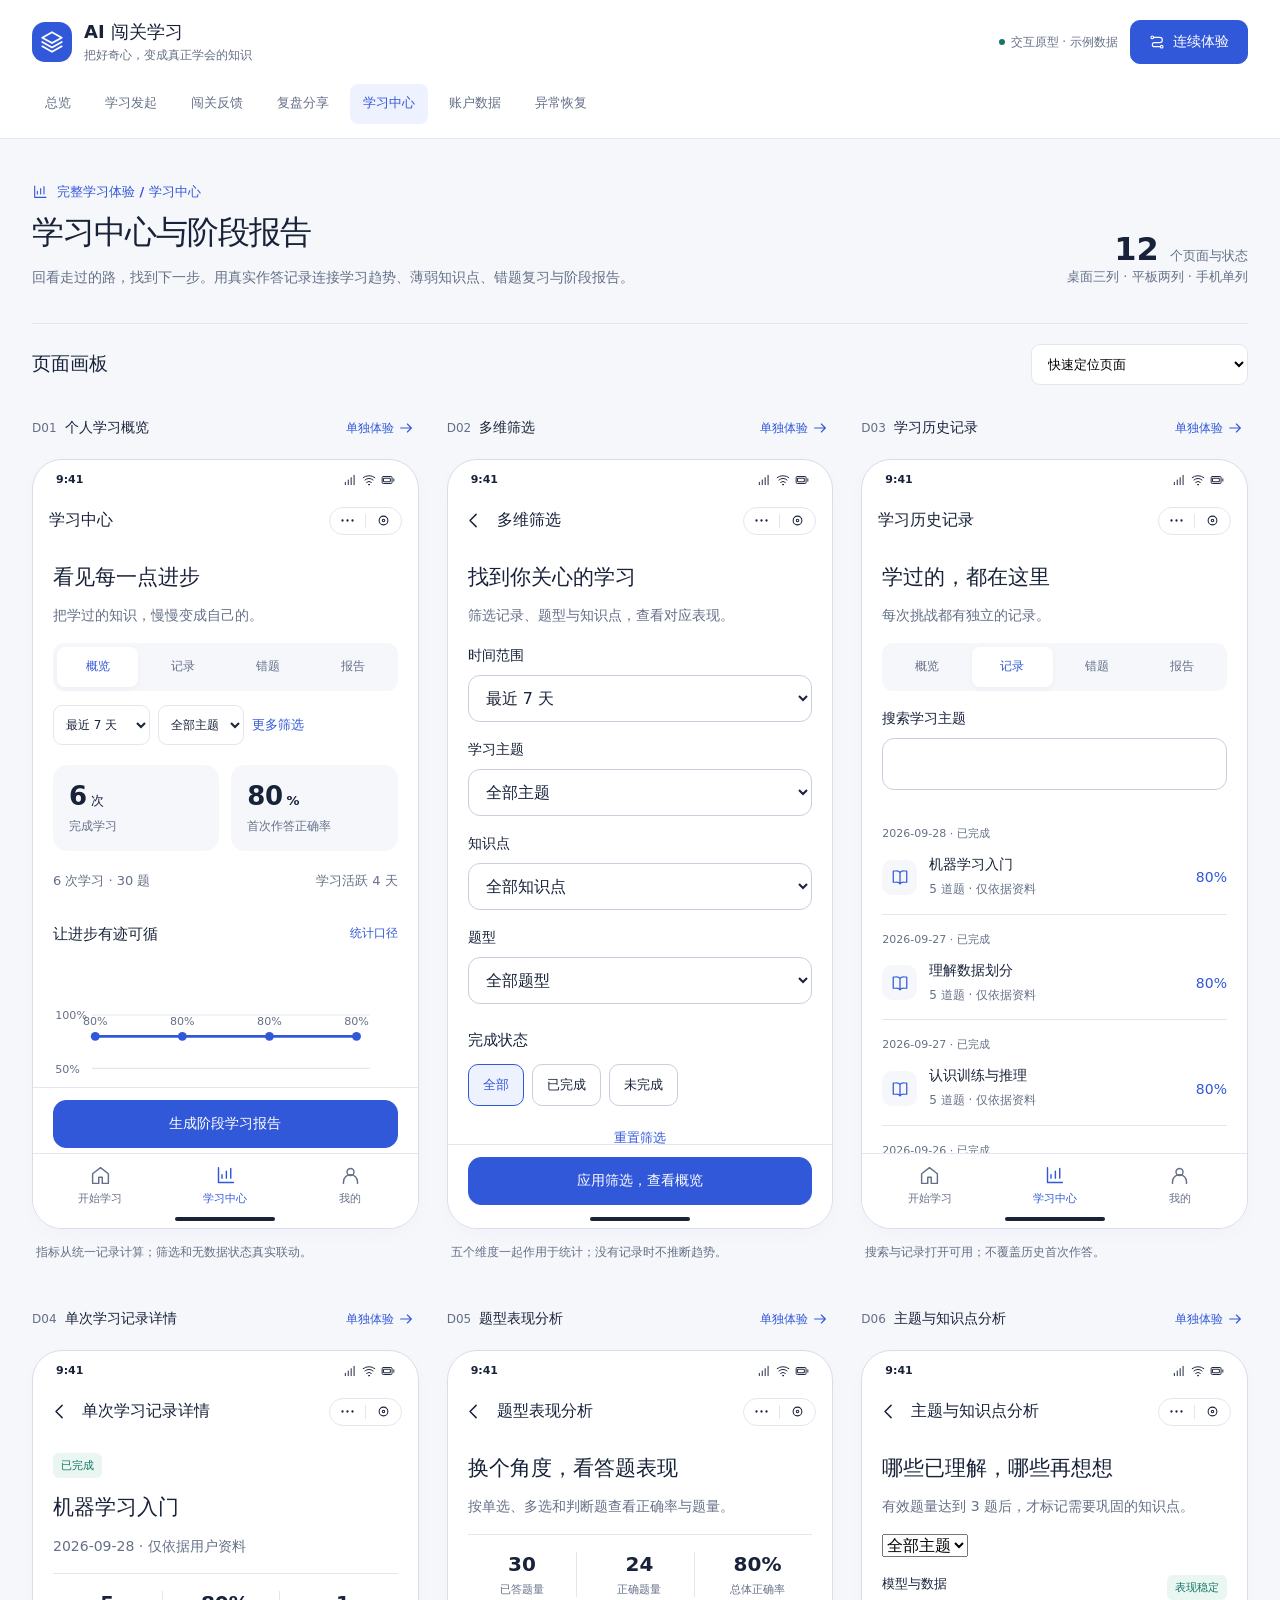
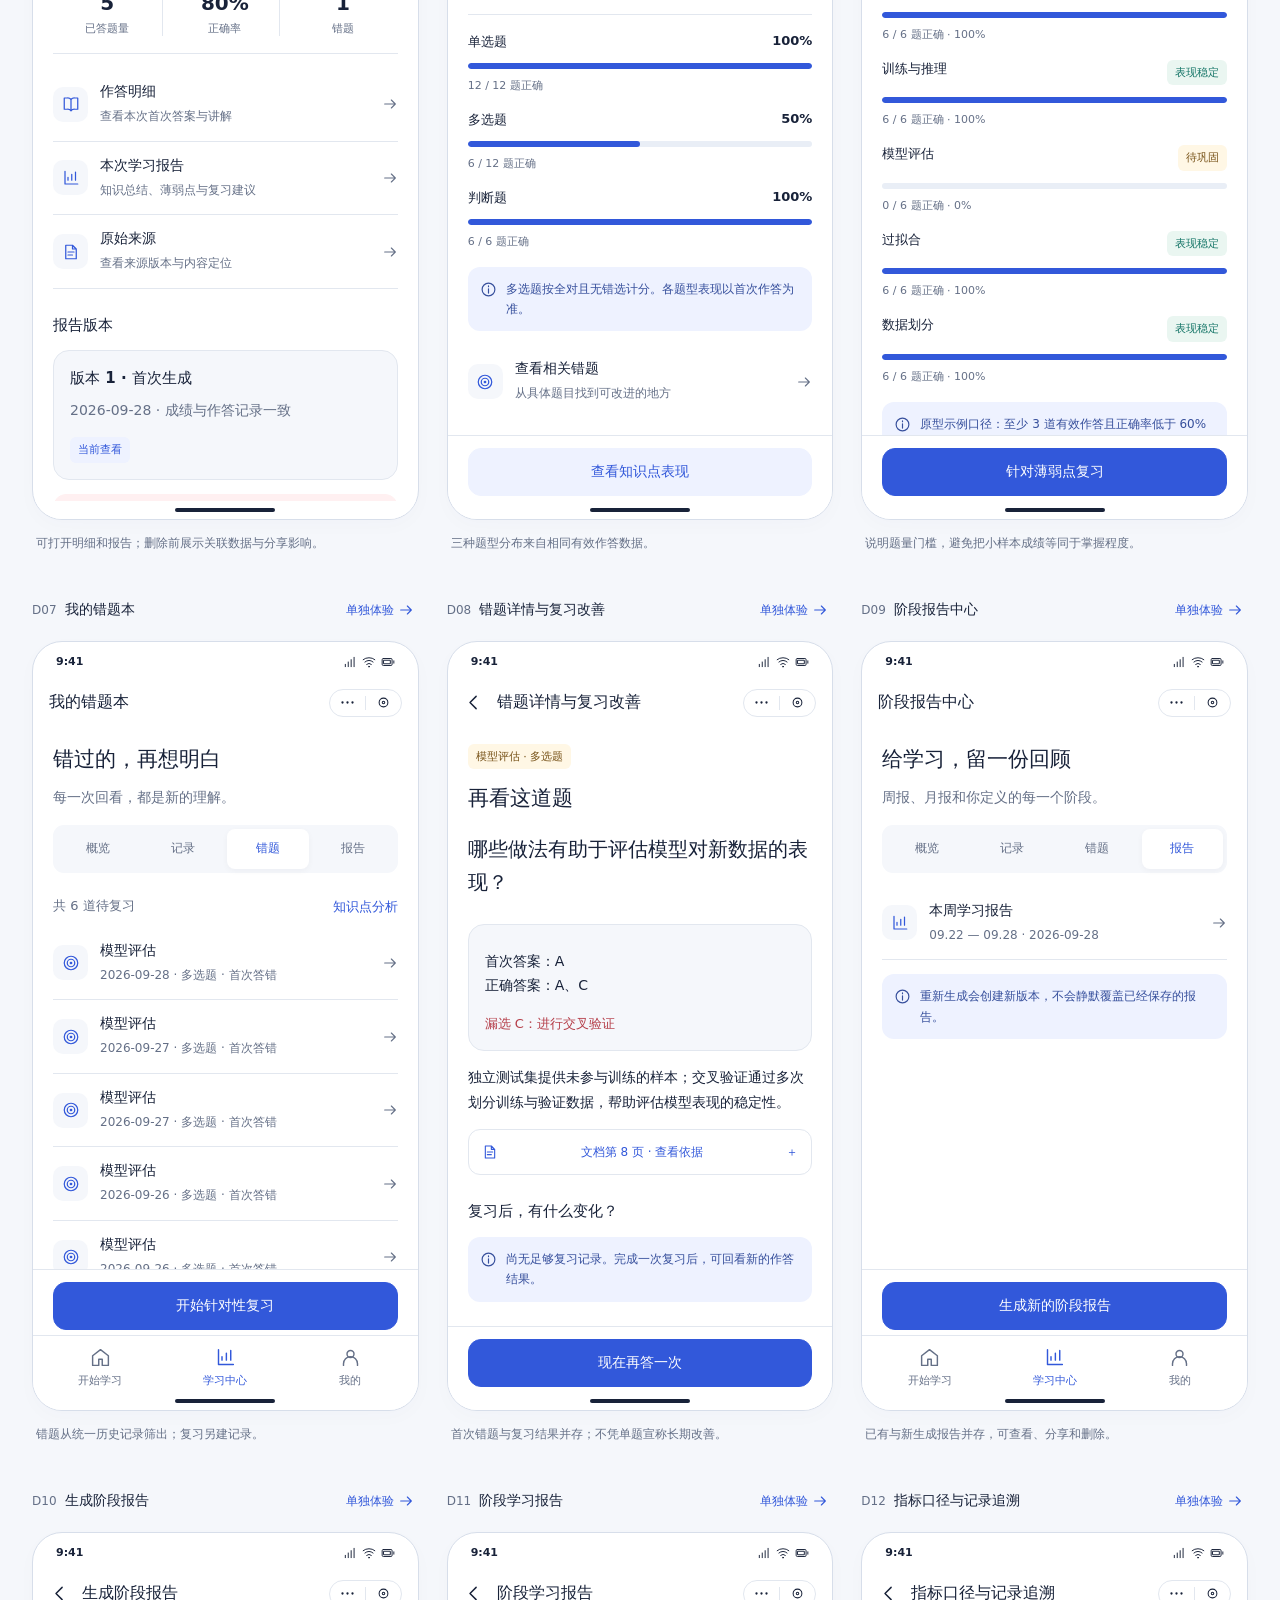
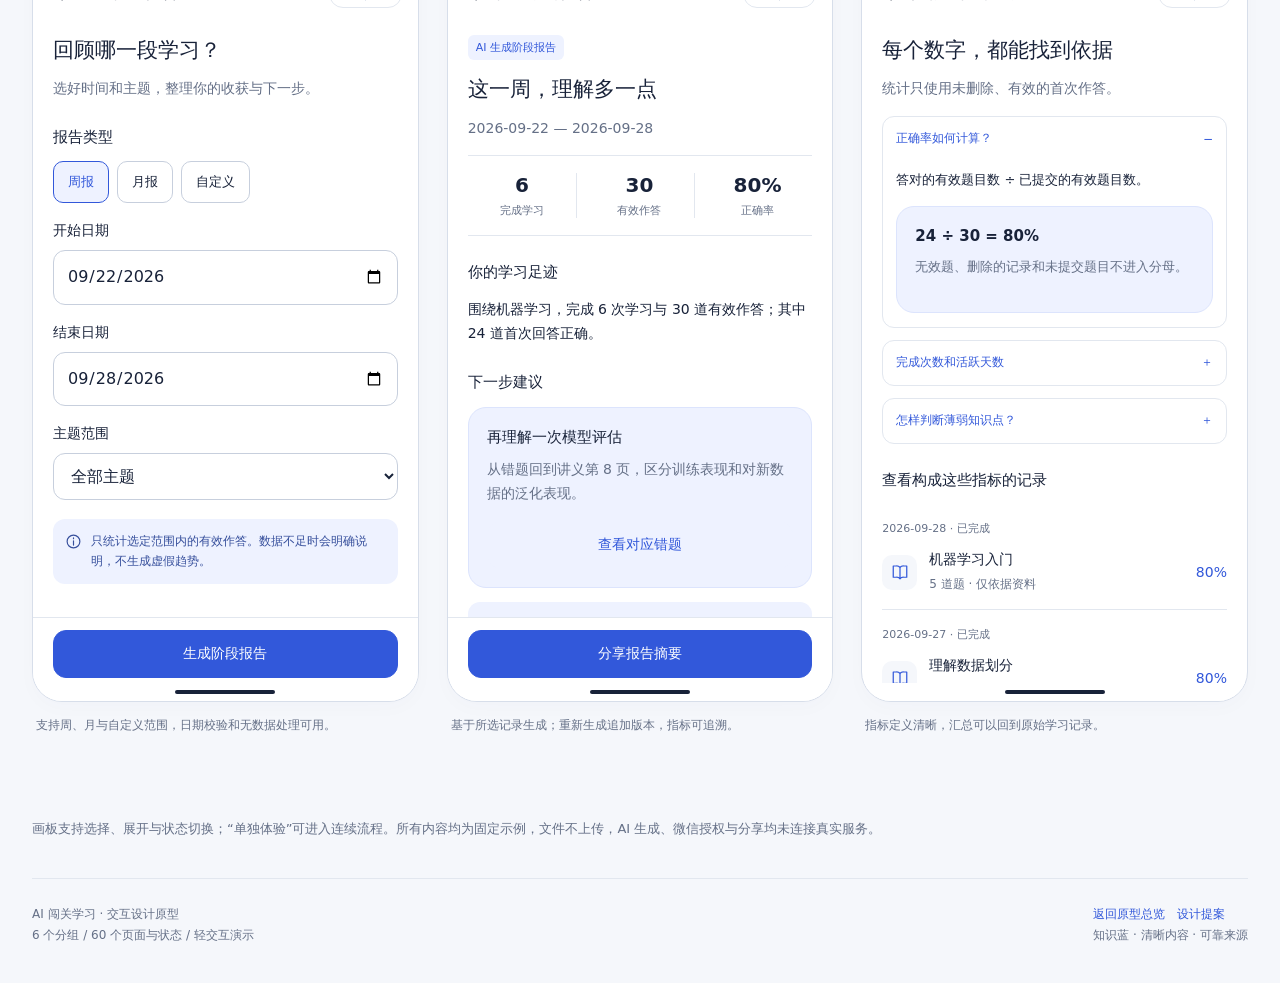
<file: prototype/04-learning-center.html>
<!doctype html>
<html lang="zh-CN">
<head>
<meta charset="utf-8">
<meta name="viewport" content="width=device-width,initial-scale=1,viewport-fit=cover">
<meta name="theme-color" content="#3258da">
<meta name="description" content="AI 闯关学习小程序：完整页面画板与轻交互原型，使用本地示例数据。">
<title>学习中心与阶段报告 · AI 闯关学习</title>
<style>/* AI 闯关学习 · approved light visual system */
:root{color-scheme:light;--blue:#3258da;--blue-dark:#2546b8;--blue-soft:#eef2ff;--paper:#f5f7fb;--ink:#182239;--muted:#657087;--line:#e2e7ef;--green:#167668;--green-soft:#eaf6f1;--amber:#f5b94c;--amber-soft:#fff7e5;--red:#b53e49;--red-soft:#fff0f1;--white:#fff;--radius:20px;font-family:"PingFang SC","Microsoft YaHei",system-ui,sans-serif;color:var(--ink);background:var(--paper);font-synthesis:none}
*{box-sizing:border-box}body{margin:0}button,input,textarea,select{font:inherit}button,a,input,textarea,select{-webkit-tap-highlight-color:transparent}button,a{touch-action:manipulation}button{cursor:pointer}a{color:inherit;text-decoration:none}button:focus-visible,a:focus-visible,input:focus-visible,textarea:focus-visible,select:focus-visible,summary:focus-visible{outline:3px solid var(--blue);outline-offset:3px}button{transition:background .15s,color .15s,border-color .15s}button:active{filter:brightness(.94)}button:disabled{cursor:not-allowed;opacity:.5}button svg,a svg{flex-shrink:0}.icon{width:21px;height:21px;vertical-align:middle;fill:none;stroke:currentColor;stroke-width:1.65;stroke-linecap:round;stroke-linejoin:round}.small-icon{width:16px;height:16px}.muted{color:var(--muted)}.blue{color:var(--blue)}.green{color:var(--green)}.red{color:var(--red)}.small{font-size:13px;line-height:1.6}.tiny{font-size:12px}.sr-only{position:absolute;width:1px;height:1px;padding:0;overflow:hidden;clip:rect(0,0,0,0);white-space:nowrap;border:0}
.shell{max-width:1320px;margin:auto;padding:0 32px}.site-header{background:rgba(255,255,255,.96);border-bottom:1px solid var(--line)}.topbar{min-height:84px;display:flex;align-items:center;justify-content:space-between;gap:24px}.brand{display:flex;align-items:center;gap:12px;font-size:18px;font-weight:700;white-space:nowrap}.brand small{font-size:12px;font-weight:400;color:var(--muted);display:block;margin-top:3px}.brandmark{width:40px;height:40px;display:grid;place-items:center;background:var(--blue);color:white;border-radius:13px}.brandmark .icon{width:26px;height:26px}.top-actions{display:flex;align-items:center;gap:12px}.demo-label{font-size:12px;color:var(--muted);display:flex;align-items:center;gap:6px}.demo-label:before{content:"";width:6px;height:6px;border-radius:50%;background:var(--green)}.site-btn{border:1px solid var(--line);background:white;border-radius:10px;padding:12px 18px;display:inline-flex;align-items:center;justify-content:center;gap:8px;font-weight:600;font-size:14px;min-height:44px}.site-btn.primary{background:var(--blue);color:white;border-color:var(--blue)}.site-btn:hover{background:var(--blue-soft);color:var(--blue)}.site-btn.primary:hover{background:var(--blue-dark);color:white}.section-nav{display:flex;gap:8px;flex-wrap:wrap;padding:0 0 14px}.section-nav a{font-size:13px;color:var(--muted);padding:10px 13px;border-radius:8px;min-height:40px}.section-nav a.active{color:var(--blue);background:var(--blue-soft);font-weight:600}.section-nav a:hover{background:var(--paper)}
.intro{display:flex;justify-content:space-between;align-items:flex-end;gap:40px;padding:44px 0 32px}.intro h1{font-size:32px;letter-spacing:-1px;line-height:1.4;margin:9px 0 10px}.intro p{max-width:640px;font-size:14px;line-height:1.85;color:var(--muted);margin:0}.eyebrow{font-size:13px;color:var(--blue);font-weight:600;display:flex;align-items:center;gap:9px}.intro-aside{text-align:right;white-space:nowrap;color:var(--muted);font-size:13px;padding-bottom:5px}.intro-aside strong{font-size:32px;color:var(--ink);font-weight:600;margin-right:7px}.index-hero{display:grid;grid-template-columns:1.05fr 1fr;gap:60px;padding:58px 0 42px;align-items:center}.index-hero h1{font-size:46px;line-height:1.35;letter-spacing:-1.5px;margin:13px 0 20px;font-weight:650}.index-hero p{max-width:520px;font-size:15px;color:var(--muted);line-height:1.9}.hero-actions{display:flex;gap:12px;margin-top:27px;flex-wrap:wrap}.journey{position:relative;min-height:240px;display:flex;align-items:center;justify-content:center;gap:22px;border-radius:24px;background:#edf1fc;overflow:hidden}.journey:before{content:"";position:absolute;width:300px;height:300px;border-radius:50%;border:1px solid #d5ddf6;left:20%;top:-28px}.journey:after{content:"";position:absolute;width:420px;height:420px;border-radius:50%;border:1px solid #d5ddf6;left:10%;top:-88px}.journey-item{z-index:1;width:115px;padding:19px 10px;background:white;border:1px solid #dce3f4;border-radius:18px;text-align:center;box-shadow:0 12px 24px #243b7210}.journey-item:nth-child(2){transform:translateY(-18px)}.journey-item:nth-child(3){transform:translateY(18px)}.journey-item .icon{width:32px;height:32px;color:var(--blue);margin-bottom:13px}.journey-item strong{font-size:14px;display:block}.journey-item small{font-size:11px;color:var(--muted);display:block;margin-top:6px}.index-groups{display:grid;grid-template-columns:repeat(3,minmax(0,1fr));gap:16px;margin:0 0 44px}.group-link{padding:23px;background:white;border:1px solid var(--line);border-radius:14px;display:flex;gap:15px;align-items:center}.group-link:hover{border-color:#94a9ec;background:#fafbff}.group-link>span{color:var(--blue);background:var(--blue-soft);width:44px;height:44px;display:grid;place-items:center;border-radius:12px}.group-link strong{font-size:15px}.group-link p{font-size:12px;color:var(--muted);margin:7px 0 0}.group-link .arrow{margin-left:auto;color:var(--muted)}.review-note{font-size:13px;color:var(--muted);padding:15px 0 25px;line-height:1.7}.gallery-toolbar{display:flex;align-items:center;justify-content:space-between;gap:18px;margin-bottom:25px;padding-top:20px;border-top:1px solid var(--line)}.gallery-toolbar h2{margin:0;font-size:19px}.gallery-toolbar select{border:1px solid var(--line);border-radius:9px;padding:11px 35px 11px 12px;background:white;font-size:13px;max-width:220px}.screen-grid{display:grid;grid-template-columns:repeat(3,minmax(0,1fr));gap:38px 28px;padding-bottom:54px}.screen-card{min-width:0;scroll-margin-top:20px}.screen-caption{display:flex;align-items:center;justify-content:space-between;gap:10px;margin-bottom:12px;min-height:37px}.screen-caption h2{font-size:14px;margin:0;font-weight:600}.screen-id{font-size:12px;color:var(--muted);margin-right:8px;font-weight:400}.screen-caption button{border:0;background:transparent;color:var(--blue);font-size:12px;min-height:37px;padding:0 5px;display:flex;align-items:center;gap:4px}.screen-footnote{font-size:12px;color:var(--muted);margin:13px 4px 0;line-height:1.75}.phone{height:770px;background:var(--white);border:1px solid #d7deea;border-radius:30px;overflow:hidden;display:flex;flex-direction:column;position:relative;box-shadow:0 6px 20px #23375605;isolation:isolate}.statusbar{height:34px;flex-shrink:0;display:flex;justify-content:space-between;align-items:center;padding:6px 23px 0;font-size:11px;font-weight:600}.status-symbols{display:flex;align-items:center;gap:5px}.status-symbols .icon{width:14px;height:14px}.app-top{height:54px;padding:0 16px;display:flex;align-items:center;justify-content:space-between;gap:5px;flex-shrink:0}.app-title{font-size:16px;font-weight:600;display:flex;align-items:center;gap:5px;min-width:0}.app-title>span{overflow:hidden;text-overflow:ellipsis;white-space:nowrap}.app-top .back{background:transparent;border:0;width:36px;height:44px;display:grid;place-items:center;margin-left:-8px;color:var(--ink)}.capsule{border:1px solid var(--line);border-radius:20px;display:flex;align-items:center;justify-content:center;gap:10px;width:73px;height:28px;color:var(--ink);flex-shrink:0}.capsule i{height:14px;width:1px;background:var(--line)}.capsule .icon{width:15px;height:15px}.phone-content{flex:1;overflow-y:auto;overflow-x:hidden;overscroll-behavior:contain;padding:14px 20px 24px;scrollbar-width:thin;scrollbar-color:#d6deeb transparent}.phone-content:focus{outline-offset:-3px}.home-indicator{height:18px;flex-shrink:0;display:flex;justify-content:center;align-items:center;background:white}.home-indicator:after{content:"";height:4px;width:100px;background:var(--ink);border-radius:9px}.app-bottom{display:flex;border-top:1px solid var(--line);padding:8px 5px 0;justify-content:space-around;background:white;flex-shrink:0}.app-bottom button{border:0;background:transparent;color:var(--muted);display:flex;flex-direction:column;align-items:center;justify-content:center;gap:5px;font-size:11px;min-width:72px;min-height:48px}.app-bottom button.current{color:var(--blue);font-weight:600}.app-bottom .icon{width:21px;height:21px}.actionbar{padding:12px 20px 5px;background:white;border-top:1px solid var(--line);flex-shrink:0}.actionbar .btn{width:100%}.actionbar .helper{margin:0 0 9px;text-align:center;font-size:12px}.phone h1{font-size:27px;line-height:1.4;letter-spacing:-.7px;margin:3px 0 9px;font-weight:650}.phone h2{font-size:21px;line-height:1.5;margin:0 0 10px;font-weight:600}.phone h3{font-size:15px;line-height:1.5;margin:0;font-weight:600}.phone p{line-height:1.75;font-size:14px;margin:8px 0 15px}.phone .lead{font-size:14px;color:var(--muted);margin-top:0}.section-title{display:flex;align-items:center;justify-content:space-between;margin:25px 0 13px;gap:8px}.section-title button{color:var(--blue);font-size:12px;background:none;border:0;min-height:32px}.section-title a{font-size:12px;color:var(--blue)}.btn{min-height:48px;padding:12px 16px;border-radius:13px;border:1px solid var(--line);background:white;color:var(--ink);font-size:14px;font-weight:600;display:inline-flex;justify-content:center;align-items:center;gap:7px;line-height:1.4}.btn.primary{color:white;background:var(--blue);border-color:var(--blue)}.btn.primary:hover{background:var(--blue-dark)}.btn.secondary{background:var(--blue-soft);color:var(--blue);border-color:var(--blue-soft)}.btn.danger{color:var(--red);background:var(--red-soft);border-color:var(--red-soft)}.btn.full{width:100%}.button-row{display:flex;gap:10px}.button-row>.btn{flex:1;padding-left:10px;padding-right:10px}.text-btn{min-height:40px;background:none;border:0;color:var(--blue);font-size:13px;padding:8px 0}.softbox{background:var(--paper);border:1px solid var(--line);padding:16px;border-radius:16px;margin:14px 0}.bluebox{background:var(--blue-soft);border:1px solid #dce4fd;padding:18px;border-radius:18px;margin:14px 0}.notice{display:flex;align-items:flex-start;gap:9px;border-radius:12px;padding:12px;background:var(--amber-soft);font-size:12px;line-height:1.7;color:#755317;margin:14px 0}.notice .icon{width:17px;height:17px;flex-shrink:0;margin-top:2px}.notice.info{background:var(--blue-soft);color:#364f9c}.notice.success{background:var(--green-soft);color:var(--green)}.notice.error{background:var(--red-soft);color:var(--red)}.chip{display:inline-flex;align-items:center;gap:5px;border-radius:6px;padding:5px 8px;font-size:11px;line-height:1.4;background:var(--paper);color:var(--muted)}.chip.blue{background:var(--blue-soft);color:var(--blue)}.chip.green{background:var(--green-soft);color:var(--green)}.chip.red{background:var(--red-soft);color:var(--red)}.chip.amber{background:var(--amber-soft);color:#775218}.chips{display:flex;gap:7px;flex-wrap:wrap}.field{display:block;margin:19px 0}.field>span,.field>label{display:block;font-size:14px;font-weight:600;margin-bottom:10px}.field small{display:block;color:var(--muted);font-size:12px;margin-top:8px;line-height:1.6}.field input,.field textarea,.field select,.input{display:block;width:100%;border:1px solid #c7cfdd;background:white;border-radius:12px;padding:12px 13px;color:var(--ink);font-size:16px;min-width:0;line-height:1.65}.field textarea{resize:vertical;min-height:124px}.field input[type=checkbox]{width:18px;display:inline}.field input[type=date]{min-width:0}.input-composer{background:var(--paper);border:1px solid var(--line);border-radius:18px;margin-top:24px;overflow:hidden}.input-composer textarea{resize:vertical;min-height:142px;max-height:270px;padding:17px;width:100%;background:transparent;border:0;font-size:16px;line-height:1.75;color:var(--ink);display:block}.input-composer textarea::placeholder{color:#6d778c}.composer-foot{padding:0 15px 12px;display:flex;justify-content:space-between;font-size:11px;color:var(--muted)}.attach-grid{display:grid;grid-template-columns:repeat(3,1fr);gap:9px;margin:14px 0 19px}.attach-grid button{background:white;border:1px solid var(--line);border-radius:12px;padding:13px 5px;color:var(--ink);font-size:12px;display:flex;align-items:center;justify-content:center;gap:6px;min-height:47px}.attach-grid .icon{width:18px;height:18px;color:var(--blue)}.mode-line{display:flex;align-items:center;justify-content:space-between;padding:4px 0 17px;font-size:12px;color:var(--muted)}.mode-line button{background:transparent;border:0;color:var(--ink);min-height:35px;font-size:12px;display:flex;align-items:center;gap:6px}.resume{background:var(--blue-soft);padding:17px;border-radius:15px;margin-top:25px}.resume-head{display:flex;justify-content:space-between;font-size:12px;margin-bottom:8px;color:var(--blue)}.resume strong{font-size:14px;font-weight:600}.resume .resume-bottom{display:flex;justify-content:space-between;align-items:center;margin-top:7px}.resume .text-btn{min-height:30px;padding:0}.idea{display:block;text-align:left;background:none;border:0;border-bottom:1px solid var(--line);padding:13px 0;width:100%;font-size:13px;color:var(--ink);min-height:44px}.idea:last-child{border:0}.idea .icon{width:15px;height:15px;margin-right:5px;color:var(--blue)}.source-row{display:flex;align-items:flex-start;gap:11px;padding:15px 0;border-bottom:1px solid var(--line)}.source-row:last-child{border-bottom:0}.source-type{width:39px;height:44px;display:grid;place-items:center;background:var(--blue-soft);color:var(--blue);border-radius:9px;flex-shrink:0;font-size:11px;font-weight:700}.source-type.video{background:var(--amber-soft);color:#7c591a}.source-type.web{background:var(--green-soft);color:var(--green)}.source-info{flex:1;min-width:0}.source-info strong{font-size:13px;line-height:1.7;display:block;overflow-wrap:anywhere}.source-info p{font-size:11px;color:var(--muted);margin:3px 0 6px}.source-info .text-btn{font-size:12px;min-height:32px;padding:4px 5px 0 0}.source-row>button{border:0;background:none;color:var(--muted);width:36px;min-height:44px;flex-shrink:0}.dropzone{border:1.5px dashed #a7b7e9;border-radius:17px;background:#f8faff;padding:29px 15px;text-align:center;margin:21px 0}.dropzone>.icon{width:36px;height:36px;color:var(--blue);margin-bottom:13px}.dropzone strong{display:block;font-size:14px}.dropzone p{font-size:12px;color:var(--muted);margin:9px 0 16px}.dropzone .btn{min-height:40px;font-size:13px}.file-input{max-width:100%;font-size:12px;color:var(--muted);margin-top:14px}.file-input::file-selector-button{border:1px solid var(--line);border-radius:8px;background:white;padding:10px;margin-right:8px;color:var(--ink)}.choice-list{display:grid;gap:10px;margin:20px 0}.choice{display:flex;text-align:left;align-items:center;gap:12px;width:100%;padding:15px;border:1px solid #c7cfdd;border-radius:13px;background:white;min-height:62px;color:var(--ink)}.choice.selected{border-color:var(--blue);background:var(--blue-soft)}.choice .choice-copy{flex:1;min-width:0}.choice strong{display:block;font-size:14px}.choice small{display:block;margin-top:5px;font-size:12px;color:var(--muted);line-height:1.65}.choice>.icon{color:var(--blue)}.radio-dot{width:18px;height:18px;border:1.5px solid #8390a7;border-radius:50%;flex-shrink:0}.choice.selected .radio-dot{border:5px solid var(--blue)}.segment{display:flex;background:var(--paper);padding:4px;border-radius:11px;gap:4px;margin:14px 0}.segment button{flex:1;min-width:0;border:0;background:none;color:var(--muted);font-size:12px;padding:10px 6px;min-height:40px;border-radius:8px}.segment button.selected{background:white;color:var(--blue);box-shadow:0 2px 6px #1822390a;font-weight:600}.pills{display:flex;flex-wrap:wrap;gap:8px;margin:12px 0}.pills button{font-size:13px;background:white;border:1px solid #c7cfdd;padding:11px 14px;border-radius:10px;color:var(--ink);min-height:42px}.pills button.selected{border-color:var(--blue);color:var(--blue);background:var(--blue-soft)}.steps{margin:27px 0}.step{position:relative;display:flex;gap:14px;padding:0 0 26px;align-items:flex-start}.step:not(:last-child):before{content:"";position:absolute;left:14px;top:29px;bottom:0;width:1px;background:var(--line)}.step-circle{border-radius:50%;background:var(--paper);border:1px solid var(--line);height:29px;width:29px;display:grid;place-items:center;color:var(--muted);font-size:12px;flex-shrink:0}.step.done .step-circle{background:var(--green-soft);border-color:var(--green-soft);color:var(--green)}.step.active .step-circle{background:var(--blue);color:white;border-color:var(--blue);box-shadow:0 0 0 5px var(--blue-soft)}.step strong{display:block;font-size:14px;padding-top:4px}.step small{display:block;color:var(--muted);font-size:12px;margin-top:7px;line-height:1.7}.step .icon{width:15px;height:15px}.knowledge{padding:17px 0;border-bottom:1px solid var(--line);display:flex;gap:12px}.knowledge-num{font-size:12px;color:var(--blue);padding-top:3px;width:23px;flex-shrink:0}.knowledge p{font-size:12px;color:var(--muted);margin:7px 0}.knowledge h3{font-size:14px}.citation{border-left:3px solid var(--blue);background:var(--blue-soft);padding:14px 16px;border-radius:0 10px 10px 0;font-size:13px;line-height:1.8;margin:16px 0}.citation mark{background:#dbe4ff;color:var(--ink)}.citation small{display:block;color:var(--muted);margin-top:10px}.phone details{border:1px solid var(--line);border-radius:12px;padding:0 13px;margin:12px 0}.phone summary{list-style:none;cursor:pointer;min-height:44px;display:flex;align-items:center;justify-content:space-between;gap:8px;font-size:12px;color:var(--blue)}.phone summary:after{content:"＋"}.phone details[open] summary:after{content:"−"}.phone details p{font-size:13px}.quiz-progress{display:flex;gap:6px;margin:2px 0 17px}.quiz-progress span{height:5px;flex:1;background:#e9edf5;border-radius:8px}.quiz-progress span.done{background:var(--blue)}.quiz-meta{display:flex;justify-content:space-between;align-items:center;margin:0 0 21px}.quiz-counter{color:var(--muted);font-size:12px}.question-stem{font-size:20px!important;line-height:1.65!important;margin:18px 0 25px!important;font-weight:600}.options{display:grid;gap:11px}.option{display:flex;gap:12px;align-items:flex-start;width:100%;text-align:left;min-height:58px;border:1px solid #bec8d9;border-radius:12px;padding:15px 13px;background:white;color:var(--ink);font-size:15px;line-height:1.65;opacity:1!important}.option-key{font-size:12px;line-height:24px;text-align:center;width:24px;height:24px;flex-shrink:0;border-radius:50%;border:1px solid #b5c0d4;color:#58657d}.option.multi .option-key{border-radius:6px}.option.selected{background:var(--blue-soft);border-color:var(--blue)}.option.selected .option-key{background:var(--blue);color:white;border-color:var(--blue)}.option.correct{background:var(--green-soft);border-color:var(--green)}.option.wrong{background:var(--red-soft);border-color:var(--red)}.option.missed{background:var(--amber-soft);border-color:#b8821a}.option-label{flex:1}.answer-status{display:block;font-size:11px;margin-top:3px;font-weight:600}.feedback{margin-top:19px;padding:17px;border-radius:14px;background:var(--green-soft)}.feedback.error{background:var(--red-soft)}.feedback h3{color:var(--green);font-size:15px;display:flex;align-items:center;gap:7px}.feedback.error h3{color:var(--red)}.feedback p{font-size:12px;margin:8px 0 0}.explanation{padding:22px 0 0}.explanation h3{font-size:15px}.explanation p{font-size:13px;line-height:1.85}.report-hero{text-align:center;padding:8px 0 17px}.award{position:relative;width:74px;height:74px;border-radius:23px;background:var(--amber-soft);display:grid;place-items:center;margin:0 auto 18px;transform:rotate(-6deg)}.award .icon{width:40px;height:40px;color:#8e651d;transform:rotate(6deg)}.report-hero .score{font-size:50px;line-height:1.2;font-weight:650;letter-spacing:-2px;margin:15px 0 4px}.report-hero .score small{font-size:15px;font-weight:400;letter-spacing:0;color:var(--muted);margin-left:4px}.report-hero h2{font-size:22px}.report-hero p{margin:5px 0;font-size:13px;color:var(--muted)}.metrics{display:grid;grid-template-columns:repeat(3,minmax(0,1fr));padding:17px 0;border-top:1px solid var(--line);border-bottom:1px solid var(--line);gap:8px;margin:14px 0}.metrics>div{text-align:center;border-right:1px solid var(--line)}.metrics>div:last-child{border:0}.metrics strong{font-size:20px;font-weight:600;display:block;font-variant-numeric:tabular-nums}.metrics small{font-size:11px;color:var(--muted);display:block;margin-top:6px}.concept-flow{display:flex;align-items:center;gap:7px;flex-wrap:wrap;padding:16px 0}.concept-flow span{background:var(--blue-soft);color:var(--blue);padding:9px 12px;font-size:12px;border-radius:8px}.concept-flow .icon{width:15px;height:15px;color:var(--muted)}.list-row{display:flex;align-items:center;gap:12px;padding:15px 0;border-bottom:1px solid var(--line);width:100%;border-top:0;border-left:0;border-right:0;background:white;text-align:left;color:var(--ink);font-size:14px;min-height:56px}.list-row:last-child{border-bottom:0}.list-row .row-main{flex:1;min-width:0}.list-row small{display:block;font-size:12px;color:var(--muted);margin-top:6px;line-height:1.55}.list-row>span:last-child{flex-shrink:0}.list-row>.icon{color:var(--muted)}.row-badge{width:35px;height:35px;border-radius:10px;background:var(--paper);display:grid;place-items:center;color:var(--blue);flex-shrink:0}.row-badge .icon{width:18px;height:18px}.progress-track{height:6px;border-radius:8px;background:#e9eef6;margin:12px 0 5px;overflow:hidden}.progress-fill{height:100%;border-radius:8px;background:var(--blue)}.mini-stats{display:grid;grid-template-columns:1fr 1fr;gap:12px;margin:20px 0}.mini-stat{padding:16px;border-radius:14px;background:var(--paper)}.mini-stat strong{font-size:26px;display:block;font-weight:600;letter-spacing:-.5px}.mini-stat small{font-size:12px;color:var(--muted);display:block;margin-top:7px}.chart{width:100%;height:auto;margin:12px 0 0;overflow:visible}.chart text{font-family:inherit;font-size:10px;fill:var(--muted)}.chart line{stroke:var(--line)}.filter-row{display:flex;gap:8px;flex-wrap:wrap;margin:13px 0}.filter-row select{font-size:12px;min-height:40px;max-width:100%;border:1px solid var(--line);background:white;color:var(--ink);border-radius:9px;padding:7px 8px}.bar-row{margin:18px 0}.bar-row .bar-label{display:flex;justify-content:space-between;font-size:13px;gap:10px}.bar-row small{font-size:11px;color:var(--muted)}.share-card{position:relative;background:var(--blue);border-radius:19px;color:white;padding:25px 23px;margin:18px 0 22px;overflow:hidden;min-height:254px}.share-card:after{content:"";width:180px;height:180px;position:absolute;right:-95px;top:-70px;border:28px solid #ffffff12;border-radius:50%;pointer-events:none}.share-card h2{font-size:23px;margin:27px 0 13px;color:white}.share-card p{font-size:12px;color:#e1e7ff;line-height:1.8}.share-card .share-brand{display:flex;align-items:center;gap:8px;font-size:12px;color:#e1e7ff}.share-card .share-score{font-size:30px;font-weight:600;margin:10px 0}.share-bottom{display:flex;align-items:center;justify-content:space-between;margin-top:25px;font-size:11px;color:#e1e7ff}.share-symbol{width:39px;height:39px;border:1px solid #ffffff70;border-radius:10px;display:grid;place-items:center}.switch-row{display:flex;gap:10px;justify-content:space-between;align-items:center;padding:15px 0;border-bottom:1px solid var(--line);font-size:13px;min-height:54px}.switch-row>span{flex:1}.switch-row small{display:block;color:var(--muted);font-size:11px;margin-top:5px;line-height:1.6}.switch{appearance:none;cursor:pointer;width:40px;height:24px;background:#adb7c8;border:0;border-radius:20px;position:relative;flex-shrink:0;margin:0}.switch:before{content:"";position:absolute;width:18px;height:18px;border-radius:50%;left:3px;top:3px;background:white;transition:transform .16s}.switch:checked{background:var(--blue)}.switch:checked:before{transform:translateX(16px)}.empty{text-align:center;padding:35px 9px 23px}.empty-icon{width:79px;height:79px;border-radius:26px;background:var(--blue-soft);color:var(--blue);display:grid;place-items:center;margin:0 auto 23px}.empty-icon .icon{height:37px;width:37px}.empty-icon.warning{background:var(--amber-soft);color:#916315}.empty-icon.error{background:var(--red-soft);color:var(--red)}.empty p{font-size:13px;color:var(--muted);max-width:260px;margin:12px auto 21px}.empty h2{font-size:20px}.avatar{width:56px;height:56px;border-radius:18px;background:var(--blue-soft);color:var(--blue);display:grid;place-items:center;font-size:20px;font-weight:600;flex-shrink:0}.profile{display:flex;align-items:center;gap:14px;margin:17px 0 28px}.profile h2{font-size:21px;margin:0 0 5px}.profile p{font-size:12px;color:var(--muted);margin:0}.terms{font-size:12px!important;color:var(--muted);line-height:1.9!important}.checkline{display:flex;gap:9px;align-items:flex-start;font-size:12px;line-height:1.9;margin:19px 0}.checkline input{width:17px;height:17px;margin:3px 0;accent-color:var(--blue);flex-shrink:0}.checkline a{color:var(--blue);text-decoration:underline}.modal-preview{background:#f0f3f9;margin:-14px -20px -24px;padding:32px 20px;min-height:100%;display:flex;align-items:center;justify-content:center}.confirm-box{width:100%;border-radius:20px;background:white;padding:24px 20px;box-shadow:0 10px 40px #18223910}.confirm-box h2{font-size:20px}.confirm-box p{font-size:13px;color:var(--muted)}.checkmark-circle{display:grid;place-items:center;width:44px;height:44px;background:var(--green-soft);color:var(--green);border-radius:50%;margin-bottom:17px}.inline-error{font-size:12px!important;color:var(--red)!important;margin:8px 0!important}.privacy-list{padding-left:19px;color:var(--muted);font-size:13px;line-height:2}.skeleton{height:13px;border-radius:5px;background:#e9edf5;margin:11px 0}.skeleton.short{width:60%}.version{font-size:11px;color:var(--muted);text-align:center;margin:25px 0 5px}.foot{border-top:1px solid var(--line);padding:25px 0 36px;color:var(--muted);font-size:12px;display:flex;justify-content:space-between;gap:20px;line-height:1.8}.foot a{color:var(--blue)}.toast{position:fixed;bottom:25px;left:50%;transform:translateX(-50%);max-width:calc(100% - 32px);padding:13px 21px;border-radius:13px;background:var(--ink);color:white;font-size:13px;line-height:1.7;box-shadow:0 5px 20px #0002;z-index:100;pointer-events:none}.toast[hidden]{display:none}.demo-dialog{border:0;padding:0;background:transparent;max-width:calc(100% - 24px);max-height:calc(100dvh - 24px);width:435px;overflow:visible}.demo-dialog::backdrop{background:#132141b3;backdrop-filter:blur(5px)}.demo-wrap{background:white;border-radius:25px;overflow:hidden;box-shadow:0 30px 90px #0003}.demo-toolbar{display:flex;align-items:center;justify-content:space-between;padding:11px 17px;background:var(--paper);font-size:12px;color:var(--muted);gap:10px}.demo-toolbar button{border:0;background:white;border-radius:8px;display:grid;place-items:center;width:34px;height:34px;color:var(--ink)}.demo-dialog .phone{border:0;border-radius:0;height:min(790px,calc(100dvh - 83px));box-shadow:none}.demo-toolbar strong{font-size:12px;font-weight:500}.demo-dialog .phone-content{padding-top:12px}.demo-dialog .statusbar{display:none}.demo-dialog .app-top{height:54px}.demo-actions{display:flex;gap:6px}.demo-dialog .home-indicator{height:max(18px,env(safe-area-inset-bottom))}.table{border-collapse:collapse;width:100%;font-size:12px;margin:16px 0}.table th,.table td{padding:12px 5px;text-align:left;border-bottom:1px solid var(--line)}.table th{color:var(--muted);font-weight:400}.table td:last-child,.table th:last-child{text-align:right}.row-spread{display:flex;align-items:center;justify-content:space-between;gap:10px}.spacer{height:14px}.record-date{font-size:11px;color:var(--muted);padding-top:17px}.invalid-note{font-size:12px;color:var(--red);padding:11px;background:var(--red-soft);border-radius:9px}.load-orbit{width:96px;height:96px;position:relative;display:grid;place-items:center;background:var(--blue-soft);border-radius:30px;margin:20px auto 30px;color:var(--blue)}.load-orbit>.icon{width:41px;height:41px}.load-orbit:before{content:"";position:absolute;inset:-9px;border:1px dashed #aabcf4;border-radius:39px}.load-orbit:after{content:"";width:9px;height:9px;border-radius:50%;position:absolute;background:var(--blue);top:-13px;left:43px}.article-copy{font-size:14px;line-height:1.95}.article-copy p{font-size:14px;line-height:1.95}.danger-area{padding:20px 0;margin-top:20px;border-top:1px solid var(--line)}.center{text-align:center}.error-list button{margin-top:10px}.flash{animation:highlight .8s ease}@keyframes highlight{50%{box-shadow:0 0 0 5px #3258da24}}
@media(min-width:1600px){.shell{max-width:1390px}.screen-grid{gap:42px 42px}.phone{height:800px}}
@media(max-width:1130px){.screen-grid{grid-template-columns:repeat(2,minmax(0,1fr));gap:36px 30px;max-width:860px;margin:auto}.index-groups{grid-template-columns:repeat(2,minmax(0,1fr))}.index-hero h1{font-size:37px}.journey{gap:11px}.journey-item{width:99px}.intro{gap:20px}.index-hero{gap:28px}}
@media(max-width:720px){.shell{padding:0 18px}.topbar{min-height:74px;gap:10px}.brand{font-size:15px;gap:8px}.brandmark{width:34px;height:34px;border-radius:10px}.brand small{font-size:10px}.top-actions .demo-label{display:none}.top-actions .site-btn{padding:10px 12px;font-size:12px}.section-nav{gap:3px;padding-bottom:12px}.section-nav a{font-size:11px;padding:8px}.intro{padding:28px 0 24px;align-items:flex-start}.intro h1{font-size:26px}.intro p{font-size:13px}.intro-aside{display:none}.index-hero{display:block;padding:30px 0}.index-hero h1{font-size:34px;letter-spacing:-1px}.index-hero p{font-size:14px}.journey{margin-top:28px;min-height:190px}.journey-item{width:94px;padding:15px 7px}.journey-item strong{font-size:12px}.index-groups{gap:9px;margin-bottom:30px}.group-link{padding:15px 12px;gap:9px;align-items:flex-start}.group-link>span{width:30px;height:30px;border-radius:9px;flex-shrink:0}.group-link>span .icon{width:17px}.group-link strong{font-size:12px}.group-link p{font-size:11px;line-height:1.6}.group-link .arrow{display:none}.screen-grid{grid-template-columns:1fr;max-width:430px;gap:30px}.gallery-toolbar{gap:12px}.gallery-toolbar h2{font-size:17px}.gallery-toolbar select{max-width:165px;font-size:12px}.phone{height:780px;border-radius:23px}.foot{display:block}.foot>span{display:block;margin-bottom:8px}.demo-dialog{max-width:calc(100% - 16px);max-height:calc(100dvh - 16px)}.demo-dialog .phone{height:calc(100dvh - 76px)}.hero-actions{gap:8px}.hero-actions .site-btn{font-size:13px}}
@media(max-width:370px){.shell{padding:0 12px}.phone-content{padding-left:16px;padding-right:16px}.actionbar{padding-left:16px;padding-right:16px}.brand small{display:none}.index-hero h1{font-size:30px}.topbar{gap:5px}.section-nav a{font-size:10px}.group-link{display:block}.group-link>span{margin-bottom:10px}.journey{gap:9px}.journey-item{width:85px}.phone{height:760px}.phone h1{font-size:25px}}
@media(prefers-reduced-motion:reduce){*,*:before,*:after{scroll-behavior:auto!important;animation:none!important;transition:none!important}}
@media(max-width:370px){.modal-preview{margin-left:-16px;margin-right:-16px;padding-left:16px;padding-right:16px}}
@media print{.site-header,.top-actions,.gallery-toolbar,.screen-caption button,.foot,.demo-dialog,.toast{display:none}.shell{padding:0}.screen-grid{grid-template-columns:repeat(3,1fr);gap:14px}.phone{height:auto;min-height:690px;box-shadow:none}.phone-content{overflow:visible}.screen-card{break-inside:avoid}.intro{padding:15px 0}.screen-footnote{font-size:10px}}
</style>
</head>
<body data-group="D">
<noscript>请启用 JavaScript 查看交互原型。所有脚本已经内嵌，无需联网。</noscript>
<script>"use strict";
window.PrototypeData = (() => {
  const groups = [
    {key:'A',file:'01-start-and-sources.html',title:'学习发起与资料来源',short:'学习发起',icon:'layers',desc:'从一个问题出发，让每一份资料都有去处。支持文字、文档、视频、网页与组合资料，确认知识与来源后再开始闯关。',names:['首页与学习入口','长文本与学习目标','添加学习文档','视频文件与链接','网页链接','组合学习资料','知识获取方式','指定来源范围','来源处理进度','知识摘要确认','来源清单与失败项','原文与来源定位']},
    {key:'B',file:'02-quiz-and-feedback.html',title:'闯关与即时反馈',short:'闯关反馈',icon:'route',desc:'每次专注一道题，每次提交都多理解一点。三种题型、即时讲解与可追溯的依据，组成有节奏的学习过程。',names:['闯关设置','生成与校验进度','准备开始闯关','单选题','多选题','判断题','回答正确与讲解','漏选、错选与讲解','保存进度与提前结束']},
    {key:'C',file:'03-review-and-sharing.html',title:'复盘与分享',short:'复盘分享',icon:'award',desc:'让一次学习留下清晰的收获。知识总结、逐题复盘与来源一起沉淀，分享时由你决定别人能看到什么。',names:['完整通关报告','知识总结与关系','逐题作答复盘','报告来源清单','错题复习与重新挑战','未完成学习报告','分享范围与卡片预览','好友收到的学习摘要','分享管理与撤回']},
    {key:'D',file:'04-learning-center.html',title:'学习中心与阶段报告',short:'学习中心',icon:'chart',desc:'回看走过的路，找到下一步。用真实作答记录连接学习趋势、薄弱知识点、错题复习与阶段报告。',names:['个人学习概览','多维筛选','学习历史记录','单次学习记录详情','题型表现分析','主题与知识点分析','我的错题本','错题详情与复习改善','阶段报告中心','生成阶段报告','阶段学习报告','指标口径与记录追溯']},
    {key:'E',file:'05-account-and-data.html',title:'账户与数据管理',short:'账户数据',icon:'user',desc:'轻松开始，自主保存。游客随时学习，登录后合并记录；个人资料、分享授权与数据管理始终清晰可控。',names:['我的与账户入口','按需微信授权登录','合并游客学习记录','同步与登录恢复','隐私、协议与 AI 说明','个人数据管理','删除影响与二次确认','导出个人学习数据','问题反馈与处理进度']},
    {key:'F',file:'06-empty-and-recovery.html',title:'空态、异常与恢复',short:'异常恢复',icon:'shield',desc:'遇到问题，也能继续前进。解释当前状态、保留已经完成的部分，为每一种异常提供明确的下一步。',names:['首次学习与数据不足','输入校验与限制','单个来源处理失败','资料不足与来源冲突','题组生成失败','断网与学习进度恢复','AI 总结暂不可用','分享内容不可访问','权限、内容与频率限制']}
  ];
  const questions = [
    {type:'single',tag:'模型与数据',stem:'在机器学习中，训练数据最主要的作用是什么？',options:['让模型从样本中学习规律','保证模型永远不会出错','替代对模型效果的评估','直接决定所有问题的答案'],correct:[0],why:'训练数据为模型提供样本，模型从中学习输入与输出之间的规律。学习到的规律仍需要在未参与训练的数据上检验。',wrong:'更多训练数据不代表绝对正确；评估和泛化能力检验仍然必要。',page:'3',quote:'模型通过训练样本学习规律，并将学到的规律用于新样本。'},
    {type:'single',tag:'训练与推理',stem:'训练完成后，用模型判断一封新邮件是否为垃圾邮件，属于哪个过程？',options:['重新标注','推理','训练集划分','参数初始化'],correct:[1],why:'推理是训练后的模型对新输入产生预测的过程。模型在这里使用已经学到的参数判断新邮件。',wrong:'训练用于学习参数；标注用于准备样本标签，两者都不是此次预测操作。',page:'4',quote:'训练阶段学习参数，推理阶段使用已学参数对新输入进行预测。'},
    {type:'multiple',tag:'模型评估',stem:'哪些做法有助于评估模型对新数据的表现？',options:['使用独立的测试集','只查看训练集上的准确率','进行交叉验证','反复调整测试集直到分数满意'],correct:[0,2],why:'独立测试集提供未参与训练的样本；交叉验证通过多次划分训练与验证数据，帮助评估模型表现的稳定性。',wrong:'只看训练准确率无法判断泛化表现；为提高分数调整测试集会破坏评估的客观性。',page:'8',quote:'通过独立测试集或交叉验证评估泛化表现，避免根据测试结果反复调整测试集。'},
    {type:'multiple',tag:'过拟合',stem:'以下哪些现象可能提示模型出现了过拟合？',options:['训练集表现很好，测试集明显较差','模型过度记住了训练样本的细节','训练集和测试集均表现稳定','从未对新数据进行任何测试'],correct:[0,1],why:'过拟合表现为对训练样本的细节甚至噪声过度适应，导致训练表现与新数据表现之间出现明显差距。',wrong:'稳定的训练与测试表现不支持过拟合判断；没有测试时，信息不足以确认是否过拟合。',page:'6',quote:'过度适应训练样本的细节与噪声，可能使模型在新数据上表现下降。'},
    {type:'boolean',tag:'数据划分',stem:'测试集应尽量独立于训练过程，用来检查模型对新数据的表现。',options:['正确','错误'],correct:[0],why:'独立测试集能帮助观察模型在未见数据上的表现。如果测试数据参与训练，评估结果就可能偏乐观。',wrong:'将测试集用于训练会引入数据泄漏，无法客观反映泛化能力。',page:'7',quote:'保留未参与模型训练的测试数据，用于最终效果检验。'},
    {type:'single',tag:'数据划分',stem:'为了更客观地检验模型效果，应该优先保留哪类数据？',options:['模型已经反复学习过的数据','未参与训练的数据','只有预测正确的数据','删除所有困难样本后的数据'],correct:[1],why:'未参与训练的数据能更好地模拟未来遇到的新样本，用于检验模型学到的规律是否有效。',wrong:'只保留简单或正确样本会引入偏差，反复见过的数据无法代表真实泛化。',page:'7',quote:'保留未参与模型训练的测试数据，用于最终效果检验。'},
    {type:'multiple',tag:'训练与推理',stem:'关于训练和推理，哪些说法符合学习资料？',options:['训练用于从样本学习参数','推理使用训练后的参数作出预测','每一次推理都必须重新训练模型','推理结果仍可能出现错误'],correct:[0,1,3],why:'训练与推理承担不同任务。推理利用已学到的参数产生预测，但模型不能保证任何新样本上的结果都正确。',wrong:'使用已学参数进行推理，不要求每次都重新训练。',page:'4',quote:'训练阶段学习参数，推理阶段使用已学参数对新输入进行预测。预测仍需结合实际效果判断。'},
    {type:'boolean',tag:'模型评估',stem:'只要训练集准确率足够高，就能保证模型在所有新数据上都表现良好。',options:['正确','错误'],correct:[1],why:'训练集上的高分不意味着泛化能力强。需要使用独立数据检验，警惕模型只记住训练样本。',wrong:'“所有新数据”是无法由训练集准确率支持的保证。',page:'8',quote:'训练集上的表现不能代替对新数据上泛化表现的评估。'},
    {type:'single',tag:'过拟合',stem:'模型将训练数据中的噪声也当成规律，最需要关注什么问题？',options:['输入格式','过拟合','文件大小','标签名称'],correct:[1],why:'学习到训练数据中偶然出现的噪声，可能使模型无法适应新数据，这是过拟合的典型风险。',wrong:'文件格式和名称不能解释模型过度记忆噪声造成的泛化问题。',page:'6',quote:'过度适应训练样本的细节与噪声，可能使模型在新数据上表现下降。'},
    {type:'boolean',tag:'模型与数据',stem:'模型的预测结果需要经过评估，不能仅凭模型已经训练完成就认为可信。',options:['正确','错误'],correct:[0],why:'训练完成仅意味着执行了学习过程，不意味着对新数据的预测质量已经得到验证。还应开展效果评估。',wrong:'训练完成和效果可靠是两个不同的判断。',page:'8',quote:'训练集上的表现不能代替对新数据上泛化表现的评估。'}
  ];
  const sourceText='机器学习是一种从数据中学习规律的方法。模型通过训练样本学习输入与输出之间的关系，并将学到的规律用于新样本。训练阶段学习参数，推理阶段使用已学参数对新输入进行预测。预测仍需结合实际效果判断。\n\n训练数据、验证数据和测试数据具有不同的用途。保留未参与模型训练的测试数据，用于最终效果检验。将测试数据反复用于训练会导致数据泄漏，使最终评估不能客观反映模型对新数据的表现。\n\n过拟合是指模型过度适应训练样本的细节与噪声，可能使模型在新数据上表现下降。训练集表现良好、测试集明显较差，是需要关注的信号。通过独立测试集或交叉验证评估泛化表现，避免根据测试结果反复调整测试集。训练集上的表现不能代替对新数据上泛化表现的评估。';
  const sources=[{id:'guide',type:'PDF',name:'机器学习入门讲义.pdf',detail:'12 页 · 1.8 MB · 用户资料',status:'accepted'},{id:'web',type:'WEB',name:'模型评估笔记',detail:'网页示例 · 第 2–4 段',status:'accepted'},{id:'video',type:'VIDEO',name:'第 2 课：模型评估.mp4',detail:'08:24 · 26 MB · 视频示例',status:'failed'}];
  const lessons=['模型与数据','训练与推理','过拟合与泛化','训练集与测试集','评估方法'];
  const history=Array.from({length:6},(_,i)=>({id:'seed-'+i,title:['机器学习入门','理解数据划分','认识训练与推理','模型评估基础','数据与模型','机器学习小练习'][i],date:['2026-09-28','2026-09-27','2026-09-27','2026-09-26','2026-09-26','2026-09-25'][i],theme:'机器学习',complete:true,answers:[true,true,false,true,true],types:['single','single','multiple','multiple','boolean'],tags:['模型与数据','训练与推理','模型评估','过拟合','数据划分']}));
  return {groups,questions,sourceText,sources,lessons,history};
})();

"use strict";
(() => {
const D=window.PrototypeData, $=(s,r=document)=>r.querySelector(s), $$=(s,r=document)=>[...r.querySelectorAll(s)];
const esc=v=>String(v??'').replace(/[&<>"']/g,c=>({'&':'&amp;','<':'&lt;','>':'&gt;','"':'&quot;',"'":'&#39;'}[c]));
const paths={
 layers:'<path d="m12 3 9 5-9 5-9-5 9-5Z"/><path d="m3 12 9 5 9-5M3 16l9 5 9-5"/>',
 route:'<circle cx="5" cy="5" r="2"/><circle cx="19" cy="19" r="2"/><path d="M7 5h9a4 4 0 0 1 0 8H8a3 3 0 0 0 0 6h9"/>',
 chart:'<path d="M4 3v17h17M8 15v-4m5 4V7m5 8V4"/>',
 award:'<circle cx="12" cy="9" r="6"/><path d="m8 14-2 8 6-3 6 3-2-8m-7-5 2 2 4-4"/>',
 user:'<circle cx="12" cy="8" r="4"/><path d="M4 21v-2a8 8 0 0 1 16 0v2"/>',
 shield:'<path d="m12 3 8 3v6c0 5-8 9-8 9s-8-4-8-9V6l8-3Z"/><path d="m8 12 3 3 5-6"/>',
 arrow:'<path d="M4 12h16m-6-6 6 6-6 6"/>',back:'<path d="m15 5-7 7 7 7"/>',down:'<path d="m6 9 6 6 6-6"/>',close:'<path d="m6 6 12 12M6 18 18 6"/>',
 more:'<circle cx="4" cy="12" r="1"/><circle cx="12" cy="12" r="1"/><circle cx="20" cy="12" r="1"/>',circle:'<circle cx="12" cy="12" r="7"/><circle cx="12" cy="12" r="2"/>',
 file:'<path d="M14 3H5v18h14V8l-5-5Zm0 0v5h5M8 12h8m-8 4h6"/>',video:'<rect x="3" y="5" width="18" height="14" rx="3"/><path d="m10 9 5 3-5 3V9Z"/>',
 link:'<path d="m10 13 4-4m-6 6-1 1a4 4 0 0 1-6-6l5-5a4 4 0 0 1 6 0m0 6 1-1a4 4 0 0 1 6 6l-5 5a4 4 0 0 1-6 0" transform="translate(2 -1)"/>',
 globe:'<circle cx="12" cy="12" r="9"/><ellipse cx="12" cy="12" rx="4" ry="9"/><path d="M3 12h18"/>',plus:'<path d="M12 5v14M5 12h14"/>',
 spark:'<path d="m12 3 2.7 6.3L21 12l-6.3 2.7L12 21l-2.7-6.3L3 12l6.3-2.7L12 3Z"/>',check:'<path d="m5 12 4 4L19 6"/>',info:'<circle cx="12" cy="12" r="9"/><path d="M12 11v6m0-10v1"/>',
 clock:'<circle cx="12" cy="12" r="9"/><path d="M12 6v6l4 2"/>',upload:'<path d="M5 15v5h14v-5M12 16V3m-5 5 5-5 5 5"/>',book:'<path d="M12 5v16M3 4h4a6 6 0 0 1 5 2 6 6 0 0 1 5-2h4v15h-4a6 6 0 0 0-5 2 6 6 0 0 0-5-2H3V4Z"/>',
 refresh:'<path d="M20 10a8 8 0 1 0-2 8M20 4v6h-6"/>',share:'<circle cx="18" cy="5" r="3"/><circle cx="6" cy="12" r="3"/><circle cx="18" cy="19" r="3"/><path d="m9 10 6-4m-6 8 6 4"/>',
 trash:'<path d="M3 6h18M9 6V3h6v3M5 6l1 15h12l1-15M10 10v7m4-7v7"/>',filter:'<path d="M3 5h18l-7 8v6l-4 2v-8L3 5Z"/>',target:'<circle cx="12" cy="12" r="9"/><circle cx="12" cy="12" r="5"/><circle cx="12" cy="12" r="1"/>',
 wifi:'<path d="M2 8a16 16 0 0 1 20 0M5 12a11 11 0 0 1 14 0m-11 4a6 6 0 0 1 8 0"/><circle cx="12" cy="20" r=".8"/>',signal:'<path d="M4 20v-4m5 4v-8m5 8V8m5 12V4"/>',battery:'<rect x="2" y="6" width="17" height="12" rx="2"/><path d="M22 10v4M5 9h11v6H5Z"/>',
 home:'<path d="m3 10 9-7 9 7v11h-7v-7h-4v7H3V10Z"/>',settings:'<path d="M4 7h16M4 17h16"/><circle cx="9" cy="7" r="3" fill="white"/><circle cx="16" cy="17" r="3" fill="white"/>',
 download:'<path d="M5 16v5h14v-5M12 3v13m-5-5 5 5 5-5"/>',lock:'<rect x="5" y="10" width="14" height="11" rx="2"/><path d="M8 10V6a4 4 0 0 1 8 0v4m-4 5v2"/>',
 chat:'<path d="M21 11a9 9 0 0 1-9 9H4l-2 2V11a9 9 0 0 1 19 0Z"/><path d="M7 10h10m-10 4h6"/>',cloud:'<path d="M6 18a5 5 0 0 1-1-10 7 7 0 0 1 13-1 5.5 5.5 0 0 1 0 11H6Z"/>',mail:'<rect x="3" y="5" width="18" height="14" rx="2"/><path d="m3 6 9 7 9-7"/>'
};
const icon=(n,cls='')=>`<svg class="icon ${cls}" aria-hidden="true" viewBox="0 0 24 24">${paths[n]||paths.file}</svg>`;
const btn=(label,action='go',value='',style='primary',extra='')=>`<button type="button" class="btn ${style}" data-action="${action}" data-value="${esc(value)}" ${extra}>${label}</button>`;
const go=(label,id,style='primary')=>btn(label,'go',id,style);
const notice=(text,t='info')=>`<div class="notice ${t}">${icon(t==='success'?'check':'info')}<span>${text}</span></div>`;
const chip=(text,t='')=>`<span class="chip ${t}">${text}</span>`;
const title=(name,sub='')=>`<h2>${name}</h2>${sub?`<p class="lead">${sub}</p>`:''}`;
const heading=(name,action='')=>`<div class="section-title"><h3>${name}</h3>${action}</div>`;
const linkbtn=(name,id)=>`<button class="text-btn" data-action="go" data-value="${id}">${name}</button>`;
const progress=p=>`<div class="progress-track"><div class="progress-fill" style="width:${p}%"></div></div>`;
const field=(label,name,value='',type='text',help='')=>`<label class="field"><span>${label}</span><input data-field="${name}" type="${type}" value="${esc(value)}">${help?`<small>${help}</small>`:''}</label>`;
const textfield=(label,name,value='',help='')=>`<label class="field"><span>${label}</span><textarea data-field="${name}">${esc(value)}</textarea>${help?`<small>${help}</small>`:''}</label>`;
const row=(name,sub,ic,target,right='')=>`<button class="list-row" data-action="go" data-value="${target}"><span class="row-badge">${icon(ic)}</span><span class="row-main">${name}${sub?`<small>${sub}</small>`:''}</span>${right||icon('arrow','small-icon')}</button>`;
const error=s=>s.error?`<p class="inline-error" role="alert">${esc(s.error)}</p>`:'';
const segments=(items,selected,action='set',fieldName='tab')=>`<div class="segment">${items.map(([v,t])=>`<button type="button" class="${selected===v?'selected':''}" aria-pressed="${selected===v}" data-action="${action}" data-field-name="${fieldName}" data-value="${v}">${t}</button>`).join('')}</div>`;
const pills=(items,selected,fieldName)=>`<div class="pills">${items.map(([v,t])=>`<button type="button" class="${String(selected)===String(v)?'selected':''}" aria-pressed="${String(selected)===String(v)}" data-action="set" data-field-name="${fieldName}" data-value="${v}">${t}</button>`).join('')}</div>`;
const switchrow=(label,name,checked,sub='')=>`<label class="switch-row"><span>${label}${sub?`<small>${sub}</small>`:''}</span><input class="switch" type="checkbox" data-field="${name}" ${checked?'checked':''} aria-label="${label}"></label>`;
const sampleAnswers=()=>[[0],[1],[0],[0,1],[0]];
function fresh(){return {id:'A01',trail:[],theme:'机器学习入门',input:'',text:D.sourceText,goal:'用通俗方式理解基本概念，学会判断模型效果。',url:'',videoUrl:'',sourceScope:'',mode:'web',sources:structuredClone(D.sources),count:5,qtype:'mixed',difficulty:'mixed',qids:[0,1,2,3,4],qi:0,answers:[],selection:[],quizStarted:false,completed:false,early:false,invalid:[],settingsTab:'file',viewTab:'summary',centerTab:'overview',period:'week',topicFilter:'all',typeFilter:'all',statusFilter:'all',knowledgeFilter:'all',search:'',reportPeriod:'week',from:'2026-09-22',to:'2026-09-28',reportTopic:'all',reports:[{id:'r1',name:'本周学习报告',range:'09.22 — 09.28',generated:'2026-09-28',from:'2026-09-22',to:'2026-09-28',topic:'all'}],history:structuredClone(D.history),selectedRecord:'seed-0',shareName:false,shareScore:false,shareSummary:false,shareActive:false,shareTarget:'C01',shareExpiry:'7',logged:false,agreed:false,merge:true,merged:false,syncDone:false,deleteType:'record',deleteConfirm:false,exportDone:false,feedbackType:'answer',feedback:'',feedbackSent:false,problem:'empty',sourceProblem:'video',failureKind:'timeout',accessProblem:'expired',restrictProblem:'permission',emptyKind:'new',online:true,removedSources:[],generated:false,readConfirmed:false,error:'',reportRetry:false,readyReport:false};}
function fixture(id){const s=fresh();s.id=id;s.logged=/^[CD]/.test(id);if(/^B0[4-8]$/.test(id)){s.quizStarted=true;s.qi={B04:0,B05:2,B06:4,B07:0,B08:2}[id];if(id==='B07')s.answers[0]=[0];if(id==='B08')s.answers[2]=[0];}if(/^C/.test(id)){s.quizStarted=true;s.completed=true;s.answers=sampleAnswers();s.qi=4;}if(id==='C06'){s.answers=[[0],[1]];s.early=true;s.completed=false;}if(id==='B09'||id==='F06'){s.quizStarted=true;s.answers=[[0],[1]];s.qi=2;}if(id==='C09')s.shareActive=true;if(id==='F07'){s.answers=sampleAnswers();s.quizStarted=true;s.completed=true;}if(id==='E04')s.logged=true;return s;}
const typeName=t=>({single:'单选题',multiple:'多选题',boolean:'判断题'}[t]);
const correct=(answer,q)=>Array.isArray(answer)&&answer.length===q.correct.length&&answer.every(x=>q.correct.includes(x));
function score(s){const submitted=s.answers.map((a,i)=>({a,i,q:D.questions[s.qids[i]]})).filter(x=>x.q&&!s.invalid.includes(x.i)&&Array.isArray(x.a));const right=submitted.filter(x=>correct(x.a,x.q)).length;return {right,submitted:submitted.length,total:s.qids.length-s.invalid.length,accuracy:submitted.length?Math.round(right/submitted.length*100):0,rows:submitted};}
function records(s){return s.history.filter(r=>(s.topicFilter==='all'||r.theme===s.topicFilter)&&(s.statusFilter==='all'||(s.statusFilter==='complete'?r.complete:!r.complete))&&(!s.search||r.title.includes(s.search))&&(s.period!=='today'||r.date==='2026-09-28'));}
function totals(s,report=false){let rr=records(s);if(report)rr=s.history.filter(r=>r.date>=s.from&&r.date<=s.to&&(s.reportTopic==='all'||r.theme===s.reportTopic));let answers=[];rr.forEach(r=>r.answers.forEach((v,i)=>{if((s.typeFilter==='all'||r.types[i]===s.typeFilter)&&(s.knowledgeFilter==='all'||r.tags[i]===s.knowledgeFilter))answers.push({v,type:r.types[i],tag:r.tags[i],date:r.date});}));const right=answers.filter(a=>a.v).length;return {records:rr,answers,right,total:answers.length,rate:answers.length?Math.round(right/answers.length*100):0,complete:rr.filter(r=>r.complete).length,days:new Set(rr.map(r=>r.date)).size};}
const sourceRow=(src,editable=true)=>`<div class="source-row"><span class="source-type ${src.type==='VIDEO'?'video':src.type==='WEB'?'web':''}">${src.type==='VIDEO'?icon('video'):src.type==='WEB'?icon('globe'):src.type}</span><div class="source-info"><strong>${esc(src.name)}</strong><p>${esc(src.detail)}</p>${chip(src.status==='accepted'?'已读取 · 可查看依据':src.status==='pending'?'等待处理':'解析失败',src.status==='accepted'?'green':src.status==='pending'?'blue':'red')}<div>${src.status==='failed'?`<button class="text-btn" data-action="retry-source" data-value="${src.id}">重新解析</button>`:`<button class="text-btn" data-action="source-preview" data-value="${src.id}">查看内容</button>`}</div></div>${editable?`<button aria-label="移除 ${esc(src.name)}" data-action="remove-source" data-value="${src.id}">${icon('close','small-icon')}</button>`:''}</div>`;
function sources(s,editable=true){return s.sources.length?s.sources.map(x=>sourceRow(x,editable)).join(''):notice('还没有添加资料。选择文件或使用示例资料。');}
function steps(labels,at=2){return `<div class="steps">${labels.map((x,i)=>`<div class="step ${i<at?'done':i===at?'active':''}"><span class="step-circle">${i<at?icon('check'):i+1}</span><div><strong>${x[0]}</strong><small>${x[1]}</small></div></div>`).join('')}</div>`;}
const metric=(a,b,c)=>`<div class="metrics">${[a,b,c].map(([v,l])=>`<div><strong>${v}</strong><small>${l}</small></div>`).join('')}</div>`;
const citation=(q=D.questions[2],s=null)=>`<details><summary>${icon('file','small-icon')} ${anchor(s,q).location} · 查看依据</summary><div class="citation">${q.quote}<small>${esc(anchor(s,q).name)} · 原型示例资料</small></div></details>`;
function emptyState(h,p,ic='layers',style='',actions=''){return `<div class="empty"><div class="empty-icon ${style}">${icon(ic)}</div><h2>${h}</h2><p>${p}</p>${actions}</div>`;}
function anchor(s,q){const src=s?.sources.find(x=>x.status==='accepted');if(!src)return {name:'机器学习入门讲义',location:`讲义第 ${q.page} 页`};return {name:src.name,location:src.type==='WEB'?`网页第 ${Number(q.page)%3+2} 段`:src.type==='VIDEO'?'视频 02:16 — 02:48':`文档第 ${q.page} 页`};}
function reportMetrics(s){const x=score(s);return metric([`${x.right}/${x.submitted}`,'正确 / 已答'],[`${x.accuracy}%`,'本次正确率'],[`${x.submitted}/${x.total}`,'闯关进度']);}
const views={};
function register(id,render,footer=null,nav=null,note=''){views[id]={render,footer,nav,note};}

register('A01',s=>`<div class="row-spread"><span class="small muted">好奇心，是学习的开始</span>${icon('spark')}</div><h1>今天想弄懂什么？</h1><p class="lead">一个问题，一份资料，一次新的理解。</p><div class="input-composer"><label class="sr-only" for="${s._key}-topic">学习主题</label><textarea id="${s._key}-topic" data-field="input" maxlength="20000" placeholder="例如：用通俗的方式，带我理解机器学习">${esc(s.input)}</textarea><div class="composer-foot"><span>主题 / 文字 / 学习目标</span><span data-counter>${s.input.length} / 20,000</span></div></div><div class="attach-grid"><button data-action="go" data-value="A03">${icon('file')}文档</button><button data-action="go" data-value="A04">${icon('video')}视频</button><button data-action="go" data-value="A05">${icon('link')}网页</button></div><div class="mode-line"><span>知识获取方式</span><button data-action="go" data-value="A07">${icon('globe','small-icon')}${modeName(s.mode)}${icon('down','small-icon')}</button></div>${error(s)}${btn(`${icon('spark','small-icon')} 整理学习内容`,'prepare','','primary full')}<div class="resume"><div class="resume-head"><span>上次的好奇，还可以继续</span>${icon('route','small-icon')}</div><strong>机器学习入门</strong><div class="resume-bottom"><span class="small muted">${s.quizStarted?score(s).submitted:2}/5 题已完成</span><button class="text-btn" data-action="resume">继续学习 ${icon('arrow','small-icon')}</button></div></div>${heading('从一个小问题开始')}<button class="idea" data-action="example">${icon('spark')} 机器学习是怎么“学会”的？</button><button class="idea" data-action="go" data-value="A02">${icon('file')} 把一段培训资料变成自测题</button>`,null,'home','统一入口；首次体验无需登录，支持恢复上次学习。');
function modeName(m){return {web:'全网获取',specific:'指定来源',own:'仅依据资料',mixed:'资料与全网补充'}[m]||'全网获取';}
register('A02',s=>`${title('把资料，读成自己的知识','粘贴正文，再告诉我们你想重点学什么。')}${textfield('资料正文','text',s.text,'资料文本最多 20,000 字；主题输入不受 200 字门槛限制。')}${field('学习目标（选填）','goal',s.goal)}${notice('仅依据资料出题时，不补充资料以外的事实。')}${error(s)}`,()=>btn('确认资料，整理知识','prepare-text'),null,'文字预览与学习目标；不足、超长输入均有说明。');
register('A03',s=>`${title('添加学习文档','让讲义、笔记和课件成为你的专属练习。')}<div class="dropzone">${icon('upload')}<strong>选择一份学习资料</strong><p>PDF / DOCX / PPTX / TXT / Markdown</p>${btn('使用示例讲义','add-sample','PDF','secondary')}<input type="file" class="file-input" data-file="document" aria-label="选择本地文档，仅演示文件信息" accept=".pdf,.docx,.pptx,.txt,.md,.markdown"></div><div class="small muted">单文档 ≤ 20 MB，≤ 200 页 / 张<br>TXT、Markdown ≤ 2 MB</div>${heading('本次资料')}${sources(s)}${notice('本地文件仅展示文件信息，不上传、不读取正文。继续演示使用示例讲义。')}${error(s)}`,()=>go('继续，选择获取方式','A07'),null,'支持全部文档类型；扫描件 OCR 的低置信度见异常画板。');
register('A04',s=>`${title('从视频里，提炼重点','上传视频，或添加公开的视频链接。')}${segments([['file','上传视频'],['url','视频链接']],s.settingsTab,'set','settingsTab')}${s.settingsTab==='file'?`<div class="dropzone">${icon('video')}<strong>把一节课变成一次练习</strong><p>视频 ≤ 500 MB，时长 ≤ 60 分钟</p>${btn('使用示例视频','add-sample','VIDEO','secondary')}<input class="file-input" type="file" accept="video/*" data-file="video" aria-label="选择视频，仅展示文件信息"></div>`:field('公开视频链接','videoUrl',s.videoUrl,'仅处理可公开读取的字幕；受限视频可替换为有权使用的文件。')}${heading('内容如何处理')}${steps([['读取可用字幕','优先保留视频中的原有表达'],['必要时转写音频','仅用于上传或已获授权的内容'],['保留时间位置','每个知识点都可以回到视频片段']],0)}${error(s)}`,s=>btn('添加视频资料','add-video'),null,'上传 / 链接切换；字幕、转写和时间点完整呈现。');
register('A05',s=>`${title('把网页，变成学习材料','添加公开可访问的网页，自动识别视频页面。')}${textfield('网页链接（每行一个）','url',s.url,'纯网页任务最多 10 个链接；混合资料任务最多 5 份来源。')}${btn(`${icon('plus','small-icon')} 添加链接`,'add-urls','','secondary full')}${error(s)}${heading('已添加的网页')}${s.sources.filter(x=>x.type==='WEB').map(x=>sourceRow(x)).join('')||notice('添加链接后会在这里显示。')}${notice('网页无法读取时，可以粘贴正文。示例演示不会访问或抓取你填写的网址。')}`,()=>go('查看组合资料','A06'),null,'URL 校验、计数限制；不伪装真实网页抓取。');
register('A06',s=>`${title('这次，想一起学哪些资料？','把相关资料放在一起，形成连贯的知识范围。')}<div class="row-spread"><span class="small muted">${s.sources.length} 份资料</span>${chip('组合上限 5 份','blue')}</div>${sources(s)}<div class="attach-grid"><button data-action="go" data-value="A03">${icon('plus')}文档</button><button data-action="go" data-value="A04">${icon('plus')}视频</button><button data-action="go" data-value="A05">${icon('plus')}网页</button></div>${field('补充学习目标','goal',s.goal)}${error(s)}${notice('一份资料处理失败，不会影响其他已成功读取的内容。')}`,()=>go('选择知识获取方式','A07'),null,'可移除单份来源；混合资料上限按人工确认执行。');
register('A07',s=>`${title('知识从哪里来？','选择本次学习的范围，答案也会遵守这个范围。')}<div class="choice-list">${[['web','globe','全网获取','围绕主题，整理公开网络上的可靠内容'],['specific','target','指定来源','只在你提供的网站或链接内获取知识'],['own','file','仅依据我的资料','不添加资料范围外的事实'],['mixed','layers','资料 + 全网补充','以资料为主，外部补充单独标记']].map(([v,i,t,d])=>`<button class="choice ${s.mode===v?'selected':''}" aria-pressed="${s.mode===v}" data-action="set" data-field-name="mode" data-value="${v}">${icon(i)}<span class="choice-copy"><strong>${t}</strong><small>${d}</small></span><span class="radio-dot"></span></button>`).join('')}</div>${notice('题目、讲解和总结，都能查看实际采用的来源。')}`,s=>btn(s.mode==='specific'?'设置指定来源':'确认，整理学习内容','confirm-mode'),null,'四种模式均完整展示；选择指定来源后补充范围。');
register('A08',s=>`${title('只从这些地方学习','添加网站范围或具体链接，让学习更加聚焦。')}${textfield('来源范围或链接','sourceScope',s.sourceScope,'示例：某个公开课程网站，或一组具体文章 URL。')}${notice('仅使用指定来源。读取失败时，不会自动改用全网内容。')}${notice('遇到登录、付费墙或访问限制时会明确提示，请替换资料或粘贴有权使用的正文。')}${error(s)}`,()=>btn('确认来源范围','confirm-scope'),null,'不静默扩展来源边界；访问受限的恢复见 F03。');
register('A09',s=>`<div class="load-orbit">${icon('layers')}</div>${title('正在整理你的学习内容','每份来源独立处理，成功的资料会为你保留。')}${steps([['已收到学习资料',`${s.sources.length} 份来源，分别检查可读取内容`],['提取正文与知识点','保留页码、段落和视频时间点'],['整理内容与核对来源','识别重复内容、冲突与低置信度'],['准备知识摘要','确认范围后再生成题目']],2)}${notice('可先离开，稍后返回继续。这里为阶段演示，不显示虚假完成百分比。')}<div class="button-row">${go('稍后回来','A01','')}${go('查看来源状态','A11','')}</div>`,()=>btn('查看整理结果','processed'),null,'阶段可见；演示通过按钮推进，不模拟真实任务进度。');
register('A10',s=>`${chip('知识已整理','green')}<div class="spacer"></div>${title('从 5 个知识点，\n理解机器学习','确认下面的学习范围，就可以准备闯关。')}${segments([['summary','知识摘要'],['sources','来源清单']],s.viewTab,'set','viewTab')}${s.viewTab==='sources'?sources(s):D.lessons.map((x,i)=>`<div class="knowledge"><span class="knowledge-num">0${i+1}</span><div><h3>${x}</h3><p>${['模型如何从样本中学习规律。','学习参数与使用模型预测的区别。','为什么训练高分不等于真正学会。','用独立数据检验学习效果。','理解测试集与交叉验证的作用。'][i]}</p>${chip(anchor(s,D.questions[[0,1,3,4,2][i]]).location,'blue')}</div></div>`).join('')}${notice('以上为机器学习示例知识。正式产品只会使用成功读取并经确认的来源。')}${error(s)}`,()=>btn('确认知识，设置闯关','confirm-knowledge'),null,'来源可删除并重新整理；未经确认不直接进入题组。');
register('A11',s=>`${title('每个结论，都有出处',`${s.sources.filter(x=>x.status==='accepted').length} 份已读取，${s.sources.filter(x=>x.status==='failed').length} 份需要处理。`)}${sources(s)}${notice('删除来源后需要重新整理知识，新的题组不会继续引用该来源。')}<div class="button-row">${go('追加资料','A06','')}${go('重新整理','A09','secondary')}</div>${s.removedSources.length?notice(`已移除 ${s.removedSources.length} 份来源；等待重新整理。`):''}`,()=>go('回到知识摘要','A10'),null,'已采用和失败来源同时可见；独立重试、移除、追加。');
register('A12',s=>`${title('回到知识的原处',esc((s.sources.find(x=>x.id===s.activeSource)||D.sources.find(x=>x.type===({file:'PDF',web:'WEB',video:'VIDEO'}[s.settingsTab])))?.name||'学习资料')+' · 原型示例资料')}${segments([['file','文档'],['web','网页'],['video','视频']],s.settingsTab,'set','settingsTab')}<div class="row-spread">${chip(s.settingsTab==='video'?'02:16 — 02:48':s.settingsTab==='web'?'第 3 段':'第 8 / 12 页','blue')}${chip('定位依据')}</div><div class="spacer"></div><article class="article-copy"><h3>如何检验模型的学习效果</h3><p>模型是否能解决实际问题，需要通过没有参与训练的数据进行检验。</p><div class="citation">${D.questions[2].quote}</div><p>训练集中的准确率可以帮助观察学习过程，但不能代替对新数据上泛化表现的评估。</p></article>${notice(s.settingsTab==='video'?'展示字幕时间段；真实播放器将在产品接入时提供。':s.settingsTab==='web'?'这是本地网页内容示例，没有伪造外部链接。':'原文高亮与页码让讲解依据可以追溯。')}`,()=>go('返回来源清单','A11','secondary'),null,'文档页码、网页段落、视频时间点可切换预览。');

register('B01',s=>`${chip('来源范围已确认','green')}<div class="spacer"></div>${title('为这次好奇，选一个节奏','机器学习入门 · 5 个核心知识点')}${heading('本次题量')}${pills([[5,'5 题'],[10,'10 题'],['custom','自定义']],s.count,'count')}${s.count==='custom'?field('自定义题量（3–10）','customCount',s.customCount||5,'number'):''}${heading('题型组合')}${pills([['mixed','混合题型'],['single','单选'],['multiple','多选'],['boolean','判断']],s.qtype,'qtype')}${heading('学习难度')}${pills([['mixed','由浅入深'],['basic','基础理解'],['advanced','进阶应用']],s.difficulty,'difficulty')}${notice('多选题需要选中全部正确项且无错选才得分。提交前可以修改答案。')}<p class="small muted">每题提交后立即查看讲解；按照自己的节奏学习，没有倒计时。</p>${error(s)}`,()=>btn('生成我的闯关','generate'),null,'设置实际影响演示题组的题量和题型；样例题库上限会明确提示。');
register('B02',s=>`<div class="load-orbit">${icon('spark')}</div>${title('把知识，变成好问题','我们也在检查答案与来源是否一致。')}${steps([['正在整理资料','保留已经确认的学习范围'],['正在提取知识点与证据','将知识点与原文位置关联'],['正在生成候选题','覆盖你的学习重点'],['正在检查答案和来源','检查题型、歧义与依据'],['正在准备闯关','讲解将随题目一起准备好']],3)}<p class="small muted">演示以阶段推进；实际耗时取决于资料内容。</p>`,()=>go('查看准备好的闯关','B03'),null,'五阶段生成；讲解预先准备，答案提交后无需等待。');
register('B03',s=>`<div class="load-orbit">${icon('route')}</div>${title('准备好，往前一步','机器学习入门')}${metric([s.qids.length,'道问题'],[new Set(s.qids.map(i=>D.questions[i].type)).size,'种题型'],[Math.ceil(s.qids.length*.8),'预计分钟'])}${heading('这一局，你会学到')}<div class="concept-flow">${['模型与数据','训练与推理','泛化与评估'].map(t=>`<span>${t}</span>`).join(icon('arrow'))}</div>${notice('可以反复练习；每次挑战都会保留独立作答记录。')}<button class="text-btn" data-action="regenerate">${icon('refresh','small-icon')} 重新准备这组题</button>`,()=>btn('开始闯关','start'),null,'开局前预览并可重新生成；点击开始进入连续作答。');
function quizView(s){const q=D.questions[s.qids[s.qi]],a=s.answers[s.qi],submitted=Array.isArray(a);const right=submitted&&correct(a,q);const missed=submitted?q.correct.filter(x=>!a.includes(x)):[];const wrong=submitted?a.filter(x=>!q.correct.includes(x)):[];return `<div class="quiz-progress" aria-label="第 ${s.qi+1} 题，共 ${s.qids.length} 题">${s.qids.map((_,i)=>`<span class="${i<=s.qi?'done':''}"></span>`).join('')}</div><div class="quiz-meta">${chip(typeName(q.type),'blue')}<span class="quiz-counter">${s.qi+1} / ${s.qids.length}　${submitted?'已提交':'思考一下'}</span></div><span class="small muted">${q.tag} · ${q.type==='multiple'?'可选择多项':'请选择一项'}</span><h2 class="question-stem">${q.stem}</h2><div class="options">${q.options.map((o,i)=>{let cls=(submitted?a:s.selection).includes(i)?'selected':'';let text='';if(submitted){if(q.correct.includes(i)&&a.includes(i)){cls='correct';text='✓ 选对';}else if(missed.includes(i)){cls='missed';text='! 漏选';}else if(wrong.includes(i)){cls='wrong';text='× 错选';}}return `<button class="option ${q.type==='multiple'?'multi':''} ${cls}" ${submitted?'disabled':''} data-action="option" data-value="${i}" aria-pressed="${(submitted?a:s.selection).includes(i)}"><span class="option-key">${String.fromCharCode(65+i)}</span><span class="option-label">${o}${text?`<span class="answer-status">${text}</span>`:''}</span></button>`;}).join('')}</div>${submitted?`<div class="feedback ${right?'':'error'}"><h3>${icon(right?'check':'info')}${right?'回答正确，理解更进一步':missed.length&&wrong.length?'有漏选，也有错选':missed.length?'还差一点，漏选了正确项':'这次答错了，一起弄懂它'}</h3><p>你的答案：${a.map(i=>String.fromCharCode(65+i)).join('、')}　正确答案：${q.correct.map(i=>String.fromCharCode(65+i)).join('、')}</p></div><section class="explanation"><div class="row-spread"><h3>为什么这样选？</h3>${chip('AI 生成讲解')}</div><p>${q.why}</p><p class="muted">${q.wrong}</p>${citation(q,s)}${linkbtn('题目或讲解有误','E09')}</section>`:`<p class="small muted">${q.type==='multiple'?'多选题：全部选对且无错选才得分。':'确认后提交，即可查看讲解。'}</p>`}${error(s)}`;}
function quizFooter(s){const a=s.answers[s.qi];return Array.isArray(a)?btn(s.qi===s.qids.length-1?'完成，查看学习报告':'下一题','next'): `<p class="helper muted">${s.selection.length?`已选择 ${s.selection.length} 项`:'请选择你的答案'}</p>${btn('提交答案','submit','','primary',s.selection.length?'':'disabled')}`;}
['B04','B05','B06','B07','B08'].forEach(id=>register(id,quizView,quizFooter,null,'提交前可改选；提交后锁定首次作答，正误与来源即时展开。'));
register('B09',s=>`<div class="modal-preview"><div class="confirm-box"><span class="checkmark-circle">${icon('check')}</span><h2>进度已经为你保留</h2><p>你已完成 ${score(s).submitted} / ${s.qids.length} 题。可以稍后继续，也可以提前结束，查看这部分的复盘。</p>${btn('继续答题','resume','','primary full')}<div class="spacer"></div>${go('保存并返回首页','A01','full')}<div class="center">${btn('提前结束，生成未完成报告','early-end','','text-btn')}</div></div></div>`,null,null,'保存退出和提前结束明确区分，不把未完成任务标成通关。');

register('C01',s=>{const x=score(s);return `<div class="report-hero"><div class="award">${icon('award')}</div><h2>又弄懂了一些新知识</h2><p>机器学习入门 · 本次学习已完成</p><div class="score">${x.accuracy}<small>/ 100 分</small></div><p>认真思考的每一步，都算数。</p></div>${reportMetrics(s)}${segments([['summary','知识总结'],['review','逐题复盘'],['sources','来源']],s.viewTab,'report-tab')}${heading('把知识串起来') }<div class="concept-flow"><span>数据</span>${icon('arrow')}<span>训练</span>${icon('arrow')}<span>评估</span></div><p class="small muted">从样本中学习规律，再用独立数据检验。训练效果好，不等于对新数据也准确。</p>${row('查看完整知识总结','5 个知识点与相互关系','book','C02')}${x.right<x.submitted?row('下一步，复习没掌握的部分',`${x.submitted-x.right} 道错题 · 从解释回到依据`,'target','C05'):notice('本次全部答对。可以重新挑战，巩固理解。','success')}${notice('本次正确率只反映这组题的首次作答表现。')}`;},()=>`<div class="button-row">${go('复习与挑战','C05')}${go('分享预览','C07','')}</div>`,null,'分数由实际首次作答计算；统计与逐题记录相互对应。');
register('C02',s=>`${title('把零散知识，连成理解','机器学习入门 · AI 生成总结') }<div class="concept-flow"><span>准备数据</span>${icon('arrow')}<span>训练模型</span>${icon('arrow')}<span>独立评估</span></div>${D.lessons.map((x,i)=>`<div class="knowledge"><span class="knowledge-num">0${i+1}</span><div><h3>${x}</h3><p>${['模型从已有样本中学习规律，再用于处理新样本。','训练用于学习参数，推理用这些参数产生预测。','如果只记住训练细节，新数据上的表现可能变差。','将测试集与训练分离，有助于得到更客观的检验。','使用独立测试集或交叉验证评估泛化表现。'][i]}</p>${citation(D.questions[[0,1,3,4,2][i]],s)}</div></div>`).join('')}`,()=>go('查看逐题复盘','C03'),null,'结构化总结与知识关系，知识点可回溯来源。');
register('C03',s=>`${title('回看每一次思考','保留你的首次答案；再次练习会创建新记录。')}${score(s).rows.map(({a,i,q})=>`<details ${i===2?'open':''}><summary>第 ${i+1} 题 · ${q.tag} ${chip(correct(a,q)?'正确':'错误',correct(a,q)?'green':'red')}</summary><p><strong>${q.stem}</strong></p><p>你的答案：${a.map(j=>String.fromCharCode(65+j)).join('、')}<br>正确答案：${q.correct.map(j=>String.fromCharCode(65+j)).join('、')}</p><p>${q.why}</p><div class="citation">${q.quote}<small>${esc(anchor(s,q).name)} · ${anchor(s,q).location}</small></div></details>`).join('')||notice('尚未提交答案。先开始一局学习。')}${s.invalid.length?notice(`${s.invalid.length} 道已确认无效题已从统计分母排除。`):''}${linkbtn('题目有误，提交反馈','E09')}`,()=>go('返回本次报告','C01','secondary'),null,'首次答案、正确答案和依据齐全；无效题带更正说明。');
register('C04',s=>`${title('这份报告依据了什么？','仅列出本次实际采用的来源。')}${s.sources.filter(x=>x.status==='accepted').map(x=>sourceRow(x,false)).join('')}${notice(`知识获取范围：${modeName(s.mode)}。外部补充内容在来源旁单独标记。`)}${heading('来源使用说明')}<p class="small muted">原始资料默认仅自己可见。分享报告不会同步公开文档、视频或完整网页内容。</p>`,()=>go('返回本次报告','C01','secondary'),null,'公开来源与用户资料明确区分，保留定位与隐私边界。');
register('C05',s=>{const x=score(s),wrong=x.rows.filter(z=>!correct(z.a,z.q));return `${title('再想一次，会更清楚','把暂时没掌握的部分，变成下一次的收获。')}<div class="bluebox"><div class="row-spread"><h3>针对性复习</h3>${chip(`${wrong.length} 道错题`,'blue')}</div><p class="small muted">${wrong.length?'只复习本局答错的题目，保留原来的成绩。':'本局没有错题，可以再挑战一次完整题组。'}</p>${btn('开始错题复习','review-wrong','','primary full',wrong.length?'':'disabled')}</div>${wrong.map(z=>row(z.q.tag,typeName(z.q.type),'target','C03')).join('')}${heading('也可以重新出发')}<p class="small muted">重新挑战整组题，记录一次新的学习结果。</p>${btn('重新挑战整组题','restart','','secondary full')}<div class="center">${go('学习一个新主题','A01','text-btn')}</div>`;},null,null,'复习与重新挑战均新建作答，不覆盖之前的首次结果。');
register('C06',s=>`${chip('未完成报告','amber')}<div class="spacer"></div>${title('先把已经学到的留下','本次学习提前结束；尚未作答的题不计入正确率。')}${reportMetrics(s)}${heading('已完成的部分')}${score(s).rows.map(z=>row(z.q.tag,`${typeName(z.q.type)} · ${correct(z.a,z.q)?'回答正确':'需要复习'}`,'check','C03')).join('')}${notice('这是一份未完成报告，不能视为完整通关。')}`,()=>go('查看已答题复盘','C03'),null,'正确率以已提交有效题为分母，完成度另行展示。');
function shareCard(s){const x=score(s),r=s.shareTarget==='D11';const t=totals(s,true);return `<div class="share-card"><div class="share-brand">${icon('layers','small-icon')} AI 闯关学习</div><h2>${r?'这一周，理解多一点':'机器学习入门'}</h2><p>${r?'我整理了一份阶段学习报告。':'我完成了一次关于机器学习的知识闯关。'}</p>${s.shareScore?`<div class="share-score">${r?t.rate:x.accuracy}% <span class="small">正确率</span></div>`:''}${s.shareSummary?'<p>从数据中学习，用独立数据检验。<br>让理解停留得更久一点。</p>':''}${s.shareName?'<p>学习者 小知 的学习记录</p>':''}<div class="share-bottom"><span>AI 生成摘要<br>仅展示已授权内容</span><span class="share-symbol">${icon('book')}</span></div></div>`;}
register('C07',s=>`${title('分享收获，由你决定范围','先预览，再选择希望公开的内容。')}${shareCard(s)}${switchrow('昵称与头像','shareName',s.shareName)}${switchrow('答题得分 / 正确率','shareScore',s.shareScore)}${switchrow('部分知识总结','shareSummary',s.shareSummary)}<label class="field"><span>分享有效期</span><select data-field="shareExpiry"><option value="7" ${s.shareExpiry==='7'?'selected':''}>7 天</option><option value="1" ${s.shareExpiry==='1'?'selected':''}>1 天</option><option value="30" ${s.shareExpiry==='30'?'selected':''}>30 天</option></select></label>${notice('原文件、完整错题和个人学习中心不会随分享公开。')}`,()=>btn('生成分享预览','share'),null,'隐私开关实时更新卡片；网页只演示分享，不实际发送。');
register('C08',s=>`${chip('好友分享的学习摘要','blue')}${shareCard(s)}${notice('你只能查看分享者授权的摘要，无法访问原始资料或个人学习记录。')}${heading('把你的好奇，也变成收获')}<p class="small muted">输入一个想了解的主题，或者从自己的学习资料开始。</p>`,()=>go('开启我的学习','A01'),null,'接收方页面只消费授权字段；无原文件和个人中心入口。');
register('C09',s=>`${title('我分享过的学习收获','管理可见范围，随时收回访问权限。')}${s.shareActive?`<div class="softbox"><div class="row-spread"><h3>机器学习入门</h3>${chip('分享中','green')}</div><p class="small muted">有效期 ${s.shareExpiry} 天 · 仅授权摘要</p><div class="button-row">${go('查看摘要','C08','')}${btn('撤回分享','revoke','','danger')}</div></div>`:emptyState('暂无有效分享','已撤回的内容将无法继续访问。','share','',go('生成分享预览','C07','secondary'))}${notice('撤回仅改变摘要的访问权限，不会删除你的学习报告。')}`,null,null,'分享可撤回；接收方重新打开时显示失效状态。');

// Remaining screen renderers and interaction controller are below.
window.__prototypeBuild={D,views,register};

function centerTabs(active){return segments([['D01','概览'],['D03','记录'],['D07','错题'],['D09','报告']],active,'go');}
function historyRows(s){const rr=records(s);return rr.map(r=>`<div class="record-date">${r.date} · ${r.complete?'已完成':'未完成'}</div><button class="list-row" data-action="record" data-value="${r.id}"><span class="row-badge">${icon(r.complete?'book':'clock')}</span><span class="row-main">${esc(r.title)}<small>${r.answers.length} 道题 · 仅依据资料</small></span><span class="${r.complete?'blue':'muted'}">${r.answers.length?Math.round(r.answers.filter(Boolean).length/r.answers.length*100):0}%</span></button>`).join('')||emptyState('没有匹配的学习记录','调整时间、主题或完成状态后再试。','book');}
function trend(s){const t=totals(s);const dates=[...new Set(t.answers.map(a=>a.date))].sort();if(dates.length<2)return notice('暂无足够数据。至少两个学习日期后再查看趋势。');const values=dates.map(date=>{const a=t.answers.filter(x=>x.date===date);return Math.round(a.filter(x=>x.v).length/a.length*100);});const xs=values.map((_,i)=>38+i*(235/(values.length-1))),ys=values.map(v=>132-v*.96);return `<svg class="chart" viewBox="0 0 310 160" role="img" aria-label="${dates.map((d,i)=>`${d} 正确率 ${values[i]}%`).join('，')}">${[0,50,100].map(v=>`<line x1="35" y1="${132-v*.96}" x2="285" y2="${132-v*.96}"/><text x="2" y="${136-v*.96}">${v}%</text>`).join('')}<polyline points="${xs.map((x,i)=>`${x},${ys[i]}`).join(' ')}" fill="none" stroke="#3258da" stroke-width="2.5"/>${xs.map((x,i)=>`<circle cx="${x}" cy="${ys[i]}" r="4" fill="#3258da"/><text x="${x}" y="${ys[i]-10}" text-anchor="middle">${values[i]}%</text><text x="${x}" y="153" text-anchor="middle">${dates[i].slice(5).replace('-','/')}</text>`).join('')}</svg>`;}
function filterSelect(label,name,opts,value){return `<select data-field="${name}" aria-label="${label}">${opts.map(([v,t])=>`<option value="${v}" ${value===v?'selected':''}>${t}</option>`).join('')}</select>`;}
register('D01',s=>{const t=totals(s);return `${title('看见每一点进步','把学过的知识，慢慢变成自己的。')}${centerTabs('D01')}<div class="filter-row">${filterSelect('时间范围','period',[['week','最近 7 天'],['today','今天'],['month','最近 30 天']],s.period)}${filterSelect('主题','topicFilter',[['all','全部主题'],['机器学习','机器学习'],['沟通表达','沟通表达']],s.topicFilter)}${linkbtn('更多筛选','D02')}</div><div class="mini-stats"><div class="mini-stat"><strong>${t.complete}<span class="small"> 次</span></strong><small>完成学习</small></div><div class="mini-stat"><strong>${t.rate}<span class="small"> %</span></strong><small>首次作答正确率</small></div></div><div class="row-spread small muted"><span>${t.records.length} 次学习 · ${t.total} 题</span><span>学习活跃 ${t.days} 天</span></div>${heading('让进步有迹可循',linkbtn('统计口径','D12'))}${trend(s)}${heading('下一步，从这里开始')}${row('查看题型与知识点表现','单选、多选、判断与知识点分析','chart','D05')}${row('继续未完成的学习','机器学习入门 · 还剩 3 题','clock','B09')}${row('复习薄弱知识点',`${t.answers.filter(x=>!x.v).length} 道错题等待巩固`,'target','D07')}`;},()=>go('生成阶段学习报告','D10'),'center','指标从统一记录计算；筛选和无数据状态真实联动。');
register('D02',s=>`${title('找到你关心的学习','筛选记录、题型与知识点，查看对应表现。')}<label class="field"><span>时间范围</span>${filterSelect('时间范围','period',[['week','最近 7 天'],['today','今天'],['month','最近 30 天']],s.period)}</label><label class="field"><span>学习主题</span>${filterSelect('学习主题','topicFilter',[['all','全部主题'],['机器学习','机器学习'],['沟通表达','沟通表达']],s.topicFilter)}</label><label class="field"><span>知识点</span>${filterSelect('知识点','knowledgeFilter',[['all','全部知识点'],...['模型与数据','训练与推理','模型评估','过拟合','数据划分'].map(v=>[v,v])],s.knowledgeFilter)}</label><label class="field"><span>题型</span>${filterSelect('题型','typeFilter',[['all','全部题型'],['single','单选'],['multiple','多选'],['boolean','判断']],s.typeFilter)}</label>${heading('完成状态')}${pills([['all','全部'],['complete','已完成'],['incomplete','未完成']],s.statusFilter,'statusFilter')}<div class="center">${btn('重置筛选','reset-filters','','text-btn')}</div>`,()=>go('应用筛选，查看概览','D01'),null,'五个维度一起作用于统计；没有记录时不推断趋势。');
register('D03',s=>`${title('学过的，都在这里','每次挑战都有独立的记录。')}${centerTabs('D03')}${field('搜索学习主题','search',s.search)}${historyRows(s)}`,null,'center','搜索与记录打开可用；不覆盖历史首次作答。');
register('D04',s=>{const r=s.history.find(x=>x.id===s.selectedRecord)||s.history[0];if(!r)return emptyState('这条记录已删除','返回学习中心查看其他记录。','book','',go('返回学习中心','D01'));return `${chip(r.complete?'已完成':'未完成',r.complete?'green':'amber')}<div class="spacer"></div>${title(esc(r.title),`${r.date} · 仅依据用户资料`)}${metric([r.answers.length,'已答题量'],[`${r.answers.length?Math.round(r.answers.filter(Boolean).length/r.answers.length*100):0}%`,'正确率'],[r.answers.filter(x=>!x).length,'错题'])}${row('作答明细','查看本次首次答案与讲解','book','C03')}${row('本次学习报告','知识总结、薄弱点与复习建议','chart','C01')}${row('原始来源','查看来源版本与内容定位','file','C04')}${heading('报告版本')}<div class="softbox"><h3>版本 1 · 首次生成</h3><p class="small muted">${r.date} · 成绩与作答记录一致</p>${chip('当前查看','blue')}</div>${btn('删除这次学习记录','delete-start','record','danger full')}`;},null,null,'可打开明细和报告；删除前展示关联数据与分享影响。');
register('D05',s=>{const t=totals(s);return `${title('换个角度，看答题表现','按单选、多选和判断题查看正确率与题量。')}${metric([t.total,'已答题量'],[t.right,'正确题量'],[`${t.rate}%`,'总体正确率'])}${['single','multiple','boolean'].map(type=>{const a=t.answers.filter(x=>x.type===type),n=a.filter(x=>x.v).length,p=a.length?Math.round(n/a.length*100):0;return `<div class="bar-row"><div class="bar-label"><span>${typeName(type)}</span><strong>${a.length?`${p}%`:'暂无数据'}</strong></div>${progress(p)}<small>${n} / ${a.length} 题正确</small></div>`;}).join('')}${notice('多选题按全对且无错选计分。各题型表现以首次作答为准。')}${row('查看相关错题','从具体题目找到可改进的地方','target','D07')}`;},()=>go('查看知识点表现','D06','secondary'),null,'三种题型分布来自相同有效作答数据。');
register('D06',s=>{const t=totals(s);return `${title('哪些已理解，哪些再想想','有效题量达到 3 题后，才标记需要巩固的知识点。')}${filterSelect('主题','topicFilter',[['all','全部主题'],['机器学习','机器学习'],['沟通表达','沟通表达']],s.topicFilter)}${['模型与数据','训练与推理','模型评估','过拟合','数据划分'].map(tag=>{const a=t.answers.filter(x=>x.tag===tag),n=a.filter(x=>x.v).length,p=a.length?Math.round(n/a.length*100):0;return `<div class="bar-row"><div class="bar-label"><span>${tag}</span>${chip(a.length<3?'数据不足':p<60?'待巩固':'表现稳定',a.length<3?'':p<60?'amber':'green')}</div>${progress(p)}<small>${n} / ${a.length} 题正确${a.length?` · ${p}%`:''}</small></div>`;}).join('')}${notice('原型示例口径：至少 3 道有效作答且正确率低于 60% 标记待巩固，不等同于能力诊断。')}`;},()=>go('针对薄弱点复习','D07'),null,'说明题量门槛，避免把小样本成绩等同于掌握程度。');
register('D07',s=>{const t=totals(s),wrong=t.answers.filter(a=>!a.v);return `${title('错过的，再想明白','每一次回看，都是新的理解。')}${centerTabs('D07')}<div class="row-spread"><span class="small muted">共 ${wrong.length} 道待复习</span>${linkbtn('知识点分析','D06')}</div>${wrong.slice(0,5).map((a,i)=>`<button class="list-row" data-action="go" data-value="D08"><span class="row-badge">${icon('target')}</span><span class="row-main">${a.tag}<small>${a.date} · ${typeName(a.type)} · 首次答错</small></span>${icon('arrow','small-icon')}</button>`).join('')||emptyState('暂时没有错题','继续保持，也可以重新挑战巩固理解。','check')}${wrong.length>5?`<p class="small muted">另有 ${wrong.length-5} 道相同知识点错题，合并到针对性练习。</p>`:''}${notice('复习成绩单独保存，原始错误记录仍可查看。')}`;},()=>btn('开始针对性复习','center-review'),'center','错题从统一历史记录筛出；复习另建记录。');
register('D08',s=>`${chip('模型评估 · 多选题','amber')}<div class="spacer"></div>${title('再看这道题')}<p class="question-stem">${D.questions[2].stem}</p><div class="softbox"><p>首次答案：A<br>正确答案：A、C</p><span class="small red">漏选 C：进行交叉验证</span></div><p>${D.questions[2].why}</p>${citation(D.questions[2],s)}${heading('复习后，有什么变化？')}${s.reviewFinished?notice('本次复习结果已保存。样本仍不足，不给出长期改善结论。','success'):notice('尚无足够复习记录。完成一次复习后，可回看新的作答结果。')}`,()=>btn('现在再答一次','center-review'),null,'首次错题与复习结果并存；不凭单题宣称长期改善。');
register('D09',s=>`${title('给学习，留一份回顾','周报、月报和你定义的每一个阶段。')}${centerTabs('D09')}${s.reports.length?s.reports.map(r=>`<button class="list-row" data-action="open-report" data-value="${r.id}"><span class="row-badge">${icon('chart')}</span><span class="row-main">${esc(r.name)}<small>${esc(r.range)} · ${esc(r.generated)}</small></span>${icon('arrow','small-icon')}</button>`).join(''):emptyState('还没有阶段报告','选择时间与主题，整理这一段学习。','chart')}${notice('重新生成会创建新版本，不会静默覆盖已经保存的报告。')}`,()=>go('生成新的阶段报告','D10'),'center','已有与新生成报告并存，可查看、分享和删除。');
register('D10',s=>`${title('回顾哪一段学习？','选好时间和主题，整理你的收获与下一步。')}${heading('报告类型')}${pills([['week','周报'],['month','月报'],['custom','自定义']],s.reportPeriod,'reportPeriod')}${field('开始日期','from',s.from,'date')}${field('结束日期','to',s.to,'date')}<label class="field"><span>主题范围</span>${filterSelect('报告主题','reportTopic',[['all','全部主题'],['机器学习','机器学习'],['沟通表达','沟通表达']],s.reportTopic)}</label>${notice('只统计选定范围内的有效作答。数据不足时会明确说明，不生成虚假趋势。')}${error(s)}`,()=>btn('生成阶段报告','create-report'),null,'支持周、月与自定义范围，日期校验和无数据处理可用。');
register('D11',s=>{const t=totals(s,true);return `${chip('AI 生成阶段报告','blue')}<div class="spacer"></div>${title(s.reportPeriod==='month'?'本月学习回顾':s.reportPeriod==='custom'?'这一阶段，学到了什么':'这一周，理解多一点',`${s.from} — ${s.to}`)}${metric([t.complete,'完成学习'],[t.total,'有效作答'],[`${t.rate}%`,'正确率'])}${t.total?`${heading('你的学习足迹')}<p>围绕机器学习，完成 ${t.complete} 次学习与 ${t.total} 道有效作答；其中 ${t.right} 道首次回答正确。</p>${heading('下一步建议')}<div class="bluebox"><h3>${t.right<t.total?'再理解一次模型评估':'继续用新问题检验理解'}</h3><p class="small muted">${t.right<t.total?'从错题回到讲义第 8 页，区分训练表现和对新数据的泛化表现。':'本期示例中的表现稳定，可通过重新挑战巩固。'}</p>${go('查看对应错题','D07','secondary full')}</div>`:emptyState('这个范围还没有学习记录','换个时间范围，或开始你的第一次学习。','chart')}${notice('复习改善需要足够的前后作答数据；当前不生成长期改善结论。')}${linkbtn('查看指标口径与原始记录','D12')}<div class="button-row">${go('重新生成','D10','')}${btn('删除报告','delete-start','report','danger')}</div>`;},()=>btn('分享报告摘要','share-report'),null,'基于所选记录生成；重新生成追加版本，指标可追溯。');
register('D12',s=>{const t=totals(s);return `${title('每个数字，都能找到依据','统计只使用未删除、有效的首次作答。')}<details open><summary>正确率如何计算？</summary><p>答对的有效题目数 ÷ 已提交的有效题目数。</p><div class="bluebox"><h3>${t.right} ÷ ${t.total} = ${t.rate}%</h3><p class="small muted">无效题、删除的记录和未提交题目不进入分母。</p></div></details><details><summary>完成次数和活跃天数</summary><p>完成次数：已完成全部有效题并产生通关报告的学习记录。<br>活跃天数：所选范围内有学习活动的不同日期数量。</p></details><details><summary>怎样判断薄弱知识点？</summary><p>原型使用至少 3 道有效作答、正确率低于 60% 的示例口径；正式产品可配置。</p></details>${heading('查看构成这些指标的记录')}${historyRows(s)}`;},null,null,'指标定义清晰，汇总可以回到原始学习记录。');

register('E01',s=>`<div class="profile"><div class="avatar">${s.logged?'知':icon('user')}</div><div><h2>${s.logged?'学习者 小知':'每一点好奇，都值得保存'}</h2><p>${s.logged?'学习记录已保存在演示账户':'游客模式 · 当前学习保存在本机'}</p></div></div>${!s.logged?go('登录，保存学习记录','E02','primary full'):notice('演示账户已登录，未调用微信授权服务。','success')}${heading('学习与账户')}${row('我的学习记录','回看每一次收获','book','D03')}${row('数据同步','查看同步与恢复状态','cloud','E04')}${row('分享管理','管理摘要可见范围','share','C09')}${heading('安心学习')}${row('个人数据管理','查看、导出或删除你的数据','shield','E06')}${row('隐私与 AI 内容说明','了解资料如何被使用','lock','E05')}${row('问题与反馈','查看反馈处理进度','chat','E09')}<p class="version">AI 闯关学习 · 成人学习场景</p>`,null,'me','游客入口、同步、分享授权与隐私设置集中管理。');
register('E02',s=>`${emptyState('让学过的知识，留下来','登录后保存历史、跨设备查看，并生成长期学习报告。','cloud')}<div class="softbox"><div class="row-spread"><span class="small">保存当前学习进度</span>${icon('check','small-icon')}</div><div class="spacer"></div><div class="row-spread"><span class="small">保留原来的游客记录</span>${icon('check','small-icon')}</div></div><label class="checkline"><input type="checkbox" data-field="agreed" ${s.agreed?'checked':''}><span>我已阅读并同意 <a href="#" data-action="go" data-value="E05">用户协议与隐私说明</a>，知悉 AI 内容仅用于学习。</span></label>${error(s)}${btn('微信授权登录（演示）','login','','primary full')}<div class="center">${go('继续以游客身份学习','A01','text-btn')}</div><p class="terms">这是原型中的授权状态演示，不会读取你的微信资料，也不会创建真实账户。</p>`,null,null,'不强制阻塞首次学习；未勾选协议时说明原因。');
register('E03',s=>`${emptyState('把这份进度，一起带过来','发现当前设备有一份游客学习记录，可以合并到演示账户。','layers')}<div class="softbox"><h3>机器学习入门</h3><p class="small muted">${score(s).submitted||2} 道已答 · 本机临时保存</p></div>${switchrow('合并当前设备的学习记录','merge',s.merge,'合并不会覆盖账户中的历史记录，也不会重复导入。')}${s.merged?notice('这份记录已经合并，不会重复导入。','success'):''}`,()=>btn('确认并进入学习中心','merge'),null,'合并可选且去重；保持既有记录完整。');
register('E04',s=>`${emptyState(s.syncDone?'记录已同步':s.logged?'登录已失效，进度仍在':'尚未登录',s.syncDone?'当前设备的示例记录已完成同步。':'你的当前题目、首次答案和学习报告仍保存在本机。','cloud',s.syncDone?'':'warning')}${steps([['本机学习进度','已保留，无需重新作答'],['账户登录状态',s.syncDone?'已恢复':'需要重新确认授权'],['跨设备同步',s.syncDone?'已完成':'恢复登录后继续同步']],s.syncDone?3:1)}${notice('同步只演示本地状态，不会发送任何真实学习资料。')}`,s=>s.syncDone?go('返回我的','E01','secondary'):btn('恢复登录并同步','restore-login'),null,'登录失效不丢题目；恢复后续传状态。');
register('E05',s=>`${title('关于资料与 AI 内容','这里把你需要知道的事说清楚。')}${segments([['privacy','隐私说明'],['terms','用户协议'],['ai','AI 说明']],s.policyTab||'privacy','set','policyTab')}${(s.policyTab||'privacy')==='privacy'?`<h3>资料与学习记录由你掌控</h3><ul class="privacy-list"><li>本原型只在浏览器保存演示状态；不会上传选择的文件。</li><li>真实产品中的私有资料默认仅本人可见，默认不用于模型训练。</li><li>分享仅包含主动授权的摘要，原始文件和完整错题不会自动公开。</li><li>你可以删除记录、撤回分享或申请删除账户数据。</li></ul>`:s.policyTab==='terms'?`<h3>面向成年人的学习工具</h3><p class="terms">请使用你有权使用的资料。学习内容不是考试认证或专业建议。页面展示的是待产品上线前完善的协议结构示例，不是完整法律文本。</p>`:`<h3>AI 帮助整理，也可能出错</h3><p class="terms">题目、讲解与总结会明确标识 AI 生成，并保留来源依据。你可以随时反馈答案、讲解或来源问题。</p><div class="softbox"><h3>模型与服务信息</h3><p class="small muted">原型未接入模型。正式服务名称及适用公示信息在上线前核实填写。</p></div>`}${row('管理我的数据','导出与删除入口','shield','E06')}`,null,null,'AI 公示占位明确，不编造备案、正式协议或真实服务。');
register('E06',s=>`${title('你的学习数据，你来管理','查看保存内容，以及每一次删除的影响。')}${metric([s.history.length,'学习记录'],[s.reports.length,'阶段报告'],[s.shareActive?1:0,'有效分享'])}${row('导出学习记录','生成本地演示数据文件','download','E08')}${row('管理分享授权','查看有效分享，或撤回访问','share','C09')}${heading('按需清理')}<div class="choice-list">${[['record','删除单次学习记录','同时更新相关统计和分享状态'],['source','删除当前来源资料','对应学习任务及派生数据一并清理'],['report','删除单份阶段报告','保留原始作答记录'],['account','删除全部演示账户数据','清除记录、报告与分享授权']].map(([v,t,d])=>`<button class="choice" data-action="delete-start" data-value="${v}">${icon('trash')}<span class="choice-copy"><strong>${t}</strong><small>${d}</small></span>${icon('arrow','small-icon')}</button>`).join('')}</div>`,null,null,'仅操作原型演示数据；删除联动统计和分享权限。');
register('E07',s=>{const names={record:'删除这次学习记录？',source:'删除来源与关联学习？',report:'删除这份阶段报告？',account:'删除全部演示账户数据？'};return `<div class="modal-preview"><div class="confirm-box"><div class="empty-icon error">${icon('trash')}</div><h2>${names[s.deleteType]}</h2><p>${{record:'关联作答将被移除，统计随之更新，相关分享失效。',source:'为避免报告继续引用已删除资料，当前来源对应的演示学习任务、作答和报告将一并清理。',report:'只删除选中的阶段报告，原始学习记录继续保留。相关分享失效。',account:'将清除本原型的学习记录、阶段报告和分享状态，不涉及你的真实账户。'}[s.deleteType]}</p><label class="checkline"><input type="checkbox" data-field="deleteConfirm" ${s.deleteConfirm?'checked':''}><span>我已了解本次删除的影响。</span></label>${error(s)}${btn('确认删除演示数据','delete-confirm','','danger full')}<div class="spacer"></div>${go('取消，保留数据','E06','full')}</div></div>`;},null,null,'先确认影响，再操作演示数据；不会删除用户文件或账户。');
register('E08',s=>`${emptyState(s.exportDone?'导出文件已准备好':'带走你的学习记录',s.exportDone?'浏览器将下载一份 JSON 文件。文件只包含原型中的演示记录。':'导出内容包括学习主题、首次答题结果和阶段报告信息。','download')}<div class="softbox"><h3>本次导出</h3><p class="small muted">${s.history.length} 条学习记录<br>${s.reports.length} 份阶段报告<br>不包含上传的原文件</p></div>${notice('导出文件只在本机生成；没有调用任何上传或云端服务。')}`,()=>btn('导出本地演示记录','export'),null,'真实生成可下载 JSON，仅含演示数据。');
register('E09',s=>s.feedbackSent?`${emptyState('反馈已记录','谢谢你帮助发现问题。原型已保存反馈状态，尚未发送到服务端。','check')}${steps([['反馈已提交','本地演示记录'],['等待核查','核实答案、讲解与来源'],['结果通知','确认无效后会修正成绩与统计']],1)}${notice('下方可演示“题目确认无效”后的统计更正。')}${btn('演示：确认该题无效','invalidate','','secondary full')}`:`${title('哪里需要再核实一下？','提交后可以查看处理进度。')}${heading('问题类型')}${pills([['answer','答案有误'],['explanation','讲解有误'],['source','来源不相关']],s.feedbackType,'feedbackType')}${textfield('补充说明','feedback',s.feedback,'请说明有疑问的选项、讲解或来源。')}${citation(D.questions[s.qids[s.qi]]||D.questions[2],s)}${error(s)}`,s=>s.feedbackSent?go('查看更正后的报告','C01','secondary'):btn('提交反馈','feedback'),null,'反馈状态可看；确认无效时重新计算分母并保留说明。');

register('F01',s=>`${segments([['new','首次学习'],['data','数据不足']],s.emptyKind,'set','emptyKind')}${emptyState(s.emptyKind==='new'?'第一份收获，从好奇开始':'再积累一点，再看趋势',s.emptyKind==='new'?'输入一个主题，或添加你的资料。完成一局后，这里就会留下第一条记录。':'目前的学习数据还不足以形成可靠趋势。你仍然可以查看每次作答与知识讲解。',s.emptyKind==='new'?'spark':'chart')}${s.emptyKind==='data'?notice('不显示没有依据的增长、排名或掌握度结论。'):''}`,()=>go('开始第一次学习','A01'),null,'新用户无伪造统计；小样本不输出趋势结论。');
register('F02',s=>`${title('输入需要稍作调整','你的内容会保留，修改后可以继续。')}${segments([['empty','内容为空'],['long','超过上限'],['limit','资料超限']],s.problem,'set','problem')}${textfield('学习内容','input',s.input,'文字上限 20,000 字；入口会说明文件大小与时长限制。')}${notice({empty:'请输入主题或粘贴资料，再开始整理。',long:'资料超过 20,000 字，请分成多个学习任务。不会静默截断。',limit:'纯网页最多 10 个链接，混合任务最多 5 份来源。请移除多余资料。'}[s.problem],'error')}${btn('填入可体验的示例主题','example','','secondary full')}`,()=>go('返回学习输入','A01'),null,'空、超长与超限均保留输入，不静默截断。');
register('F03',s=>`${title('有一份资料，需要处理','其他已成功读取的内容仍然保留。')}${segments([['video','视频'],['document','文档'],['web','网页']],s.sourceProblem,'set','sourceProblem')}${sourceRow({...D.sources[0]},false)}${notice({video:'视频没有可用字幕或有效音轨，暂时无法生成可靠的转写。',document:'文档可能加密、损坏或 OCR 置信度不足，无法确认可用正文。',web:'网页无法公开访问，可能需要登录或已经失效。'}[s.sourceProblem],'error')}<div class="button-row">${btn('重试这份来源','retry-failed','','secondary')}${go('替换资料','A06','')}</div>${notice('只有成功读取并确认的来源才会用于出题。')}`,()=>btn('移除失败项，继续确认','skip-failed'),null,'三类来源失败可切换；重试不删除其他成功来源。');
register('F04',s=>`${title('先确认知识，再生成问题','内容不足或存在冲突时，先帮你找到原因。')}${segments([['empty','无可靠来源'],['short','资料不足'],['conflict','来源冲突']],s.problem==='long'||s.problem==='limit'?'empty':s.problem,'set','problem')}${emptyState(s.problem==='conflict'?'两份资料的说法不一致':s.problem==='short'?'现有资料还不足以出题':'没有取得可靠的知识来源',s.problem==='conflict'?'请查看原文并调整采用范围。争议内容不会直接生成唯一答案题。':'补充正文、调整学习主题，或换一份可读取的资料。','book','warning')}${s.problem==='conflict'?`<div class="citation">来源 A：评估使用独立测试集。<small>示例冲突片段 A</small></div><div class="citation">来源 B：只看训练准确率即可。<small>示例冲突片段 B，需核实</small></div>`:''}`,()=>go('调整资料与来源','A11'),null,'不使用模型记忆伪装检索结果；冲突内容先确认。');
register('F05',s=>`${segments([['timeout','生成超时'],['quality','质量未通过']],s.failureKind,'set','failureKind')}${emptyState(s.failureKind==='quality'?'这组问题，还不够可靠':'这次生成花了更长时间',s.failureKind==='quality'?'部分问题的答案与依据未能通过检查。我们保留了知识集合，你可以重试或补充资料。':'已经解析的资料和确认过的知识都在，不需要重新上传。','refresh','warning')}<div class="softbox"><h3>机器学习入门</h3><p class="small muted">知识摘要已保留 · 采用来源已保留</p>${chip('可单独重试','blue')}</div>${go('修改资料','A06','secondary full')}`,()=>go('重新生成题组','B02'),null,'题组失败保留上游资料；不让结构异常问题进入作答。');
register('F06',s=>`${segments([['offline','暂时断网'],['restore','重新进入'],['corrupt','缓存损坏']],s.networkCase||'offline','set','networkCase')}${emptyState(s.networkCase==='corrupt'?'当前缓存无法恢复':s.networkCase==='restore'?'欢迎回来，进度还在':'暂时断网，也不用从头来',s.networkCase==='corrupt'?'这份本地会话的结构已损坏。清除损坏的演示会话后重新开始，不影响其他有效记录。':'已提交的答案和预先准备好的讲解会保留；恢复连接后再同步。','cloud','warning')}<div class="softbox"><h3>机器学习入门</h3><p class="small muted">已答 ${score(s).submitted} / ${s.qids.length} 题 · 首次答案已保存</p></div>`,s=>s.networkCase==='corrupt'?btn('清除损坏的演示会话','clear-session'):btn('恢复到刚才的进度','resume'),null,'断网、恢复与损坏缓存分别演示；本地有效答案持续保存。');
register('F07',s=>`${chip('成绩已保存','green')}<div class="spacer"></div>${title('成绩还在，总结稍后补上','AI 总结暂时没有生成成功，你可以先查看答题复盘。')}${reportMetrics(s)}${notice('只重试知识总结，不重新答题，也不重新上传资料。','error')}${row('查看已完成的逐题复盘','用户答案、正确答案和来源都已保留','book','C03')}${row('查看本次来源','核对题目依据','file','C04')}`,()=>btn('单独重试知识总结','retry-report'),null,'AI 文本失败不阻塞确定性成绩和原始作答查看。');
register('F08',s=>`${segments([['expired','已过期'],['revoked','已撤回'],['private','无权限']],s.accessProblem,'set','accessProblem')}${emptyState({expired:'这份分享已经过期',revoked:'分享者已收回访问权限',private:'这份内容暂时无法查看'}[s.accessProblem],'为了保护学习者的资料，这里不显示原报告、原始文件或私人答题记录。','lock')}<p class="center small muted">你也可以从自己的好奇开始学习。</p>`,()=>go('开启我的学习','A01'),null,'不泄露已撤回或未授权的摘要；提供返回学习入口。');
register('F09',s=>`${segments([['permission','权限拒绝'],['content','内容不支持'],['rate','操作频繁']],s.restrictProblem,'set','restrictProblem')}${emptyState({permission:'还没有文件选择权限',content:'这份内容暂不适合生成客观题',rate:'请求有些频繁，请稍后再试'}[s.restrictProblem],{permission:'你可以重新选择文件，或直接粘贴有权使用的文字资料。',content:'试着缩小到有明确知识依据的主题，或更换学习资料。',rate:'已填写的内容已保留，不需要反复点击提交。'}[s.restrictProblem],'shield','warning')}${notice('不会绕过访问控制，也不会展示没有依据的答案。')}`,s=>go(s.restrictProblem==='permission'?'改为粘贴文字':'返回修改内容','A02'),null,'明确原因与恢复方式，不展示内部堆栈或供应商错误。');

const cacheKey='ai-learn-prototype-v1';
let demo=null,contextMap=new Map(),toastTimer,opener=null;
const meta=id=>{const group=D.groups.find(g=>g.key===id[0]);return {group,name:group?.names[Number(id.slice(1))-1]||'学习'};};
function save(s){try{if(s===demo)localStorage.setItem(cacheKey,JSON.stringify({schema:1,state:s}));}catch{toast('浏览器未允许本地存储，本次演示仍可继续。');}}
function stored(){try{const raw=JSON.parse(localStorage.getItem(cacheKey)||'null');if(!raw)return null;if(raw.schema!==1||!raw.state||!views[raw.state.id]||!Array.isArray(raw.state.qids)||!raw.state.qids.length||raw.state.qids.some(i=>!Number.isInteger(i)||!D.questions[i])||!Number.isInteger(raw.state.qi)||raw.state.qi<0||raw.state.qi>=raw.state.qids.length||!Array.isArray(raw.state.answers)||!Array.isArray(raw.state.history)||!Array.isArray(raw.state.sources))throw Error('invalid');return {...fresh(),...raw.state,_key:'demo',error:''};}catch{toast('本地演示缓存无法恢复，可重新开始；其他文件不会受影响。');return null;}}
function toast(message){let t=$('#toast');if(!t){t=document.createElement('div');t.id='toast';t.className='toast';t.setAttribute('role','status');t.setAttribute('aria-live','polite');document.body.append(t);}t.textContent=message;t.hidden=false;clearTimeout(toastTimer);toastTimer=setTimeout(()=>t.hidden=true,4200);}
function navigation(active){return `<nav class="app-bottom" aria-label="小程序导航">${[['home','home','开始学习','A01'],['center','chart','学习中心','D01'],['me','user','我的','E01']].map(([k,ic,t,id])=>`<button class="${active===k?'current':''}" data-action="nav" data-value="${id}" ${active===k?'aria-current="page"':''}>${icon(ic)}${t}</button>`).join('')}</nav>`;}
function phone(s){const v=views[s.id],m=meta(s.id);let appName=m.name;const answering=/^B0[4-8]$/.test(s.id);if(answering)appName='机器学习入门';if(['A01','D01','E01'].includes(s.id))appName={A01:'AI 闯关学习',D01:'学习中心',E01:'我的'}[s.id];return `<div class="phone" data-context="${s._key}"><div class="statusbar"><span>9:41</span><span class="status-symbols">${icon('signal')}${icon('wifi')}${icon('battery')}</span></div><header class="app-top"><div class="app-title">${v.nav?'':`<button class="back" data-action="${answering?'quit':'back'}" aria-label="${answering?'退出并保存进度':'返回上一步'}">${icon(answering?'close':'back')}</button>`}<span>${appName}</span></div><div class="capsule" aria-hidden="true">${icon('more')}<i></i>${icon('circle')}</div></header><div class="phone-content">${v.render(s)}</div>${v.footer?`<footer class="actionbar">${v.footer(s)}</footer>`:''}${v.nav?navigation(v.nav):''}<div class="home-indicator" aria-hidden="true"></div></div>`;}
function renderContext(s,scroll=false){const old=$(`.phone[data-context="${s._key}"]`);if(!old)return;const y=$('.phone-content',old)?.scrollTop||0;old.outerHTML=phone(s);const content=$(`.phone[data-context="${s._key}"] .phone-content`);if(content)content.scrollTop=scroll?0:y;save(s);}
function ensureDialog(){let d=$('#demo-dialog');if(d)return d;d=document.createElement('dialog');d.id='demo-dialog';d.className='demo-dialog';d.setAttribute('aria-label','AI 闯关学习 连续交互演示');d.innerHTML='<div class="demo-wrap"><div class="demo-toolbar"><strong>连续体验 · 固定示例数据 · 不连接真实服务</strong><div class="demo-actions"><button data-action="demo-reset" aria-label="重新开始演示">'+icon('refresh')+'</button><button data-action="demo-close" aria-label="关闭演示">'+icon('close')+'</button></div></div><div id="demo-stage"></div></div>';document.body.append(d);d.addEventListener('close',()=>{if(demo)save(demo);document.body.style.overflow='';if(opener?.isConnected)opener.focus();});d.addEventListener('click',e=>{if(e.target===d)d.close();});return d;}
function openDemo(id='A01',state=null,resume=false){opener=document.activeElement;demo=state?structuredClone(state):resume?(stored()||fresh()):fixture(id);if(!resume)demo.id=id;demo._key='demo';contextMap.set('demo',demo);const d=ensureDialog();$('#demo-stage').innerHTML=phone(demo);if(!d.open)d.showModal();document.body.style.overflow='hidden';save(demo);const focus=$('.app-top .back,textarea,input,button', $('#demo-stage'));focus?.focus({preventScroll:true});}
function navigate(s,id){if(!views[id])return;if(s!==demo){const copy=structuredClone(s);copy.trail.push(s.id);openDemo(id,copy);return;}s.trail.push(s.id);s.id=id;s.error='';$('#demo-stage').innerHTML=phone(s);save(s);const content=$('.phone-content',$('#demo-stage'));content?.scrollTo(0,0);const label=$('.demo-toolbar strong');if(label)label.textContent=`${meta(id).name} · 示例数据 · 不连接真实服务`;}
function generateQuestions(s){let n=s.count==='custom'?Number(s.customCount||5):Number(s.count);if(!Number.isInteger(n)||n<3||n>10){s.error='请选择 3–10 道题。';return false;}let pool=D.questions.map((_,i)=>i).filter(i=>s.qtype==='mixed'||D.questions[i].type===s.qtype);if(s.qtype!=='mixed'&&n>pool.length){s.error=`当前示例题库包含 ${pool.length} 道${typeName(s.qtype)}。请将题量设为 ${pool.length}，或选择混合题型。`;return false;}if(s.difficulty==='advanced')pool=[...pool].reverse();if(s.qtype==='mixed'&&n<5)pool=[0,2,4,...pool.filter(i=>![0,2,4].includes(i))];s.qids=pool.slice(0,n);s.answers=[];s.invalid=[];s.qi=0;s.selection=[];s.quizStarted=false;s.completed=false;s.early=false;s.attemptId=null;s.error='';return true;}
function quizRoute(s){return {single:'B04',multiple:'B05',boolean:'B06'}[D.questions[s.qids[s.qi]].type];}
function archiveAttempt(s){if(!s.attemptId)s.attemptId='attempt-'+Date.now();const x=score(s);const rec={id:s.attemptId,title:'机器学习入门'+(s.isReview?' · 错题复习':''),date:'2026-09-28',theme:'机器学习',complete:s.completed,answers:x.rows.map(z=>correct(z.a,z.q)),types:x.rows.map(z=>z.q.type),tags:x.rows.map(z=>z.q.tag),qids:x.rows.map(z=>s.qids[z.i]),rawAnswers:x.rows.map(z=>z.a),sourceMode:s.mode,sources:structuredClone(s.sources)};const at=s.history.findIndex(r=>r.id===rec.id);if(at<0)s.history.unshift(rec);else s.history[at]=rec;s.selectedRecord=rec.id;}
function validateURL(value){try{const u=new URL(value);return ['https:','http:'].includes(u.protocol)&&u.hostname.includes('.');}catch{return false;}}
function inputState(e){const el=e.target,key=el.dataset.field;if(!key)return;const c=el.closest('[data-context]'),s=c&&contextMap.get(c.dataset.context);if(!s)return;s[key]=el.type==='checkbox'?el.checked:el.value;s.error='';if(key==='input'){const counter=$('[data-counter]',c);if(counter)counter.textContent=`${el.value.length} / 20,000`;}
  if(el.type==='checkbox'||el.tagName==='SELECT'){renderContext(s);}
  else if(key==='search'){const pos=el.selectionStart;renderContext(s);const n=$(`[data-context="${s._key}"] [data-field="search"]`);n?.focus();n?.setSelectionRange(pos,pos);}
  save(s);
}
function appendSource(s,src){const next=[...s.sources,src],max=next.every(x=>x.type==='WEB')?10:5;if(next.length>max){s.error=`当前${max===5?'混合资料':'纯网页'}任务最多 ${max} 份来源，请先移除多余资料。`;return false;}s.sources.push(src);s.readConfirmed=false;return true;}
function useSamples(s){const privateSource={...D.sources[0]},webSource={...D.sources[1],detail:s.mode==='specific'?'指定范围 · 本地网页示例':s.mode==='mixed'?'外部补充 · 本地网页示例':'全网来源 · 本地网页示例'};s.sources=s.mode==='own'?[privateSource]:s.mode==='mixed'?[privateSource,webSource]:[webSource];s.generated=true;s.readConfirmed=false;s.removedSources=[];}

document.addEventListener('input',inputState);
document.addEventListener('change',e=>{const el=e.target;if(el.dataset.field&&(el.type==='checkbox'||el.tagName==='SELECT'))return;const kind=el.dataset.file;if(!kind)return;const c=el.closest('[data-context]'),s=c&&contextMap.get(c.dataset.context);if(!s)return;const f=el.files?.[0];if(!f)return;const ext=f.name.split('.').pop().toLowerCase();const allowed=['pdf','docx','pptx','txt','md','markdown'];let max=kind==='video'?500:['txt','md','markdown'].includes(ext)?2:20;if(kind==='document'&&!allowed.includes(ext)){s.error='请选择 PDF、DOCX、PPTX、TXT 或 Markdown 文档。';}else if(kind==='video'&&!f.type.startsWith('video/')){s.error='请选择有效的视频文件。';}else if(f.size>max*1024*1024){s.error=`文件超过 ${max} MB 上限，请更换资料。`;}else if(appendSource(s,{id:'local-'+Date.now(),type:kind==='video'?'VIDEO':ext.toUpperCase(),name:f.name,detail:`${(f.size/1024/1024).toFixed(1)} MB · 本机文件，未上传`,status:'pending'})){toast('仅展示文件信息；不会读取或上传内容。');}renderContext(s);});
document.addEventListener('click',e=>{const b=e.target.closest('[data-action]');if(!b)return;const action=b.dataset.action,val=b.dataset.value||'';e.preventDefault();if(b.disabled)return;
if(action==='launch'){openDemo('A01',null,true);return;}
if(action==='inspect'){openDemo(val);return;}
if(action==='demo-close'){$('#demo-dialog')?.close();return;}
if(action==='demo-reset'){openDemo('A01');toast('已开启一份新的演示，未改动任何真实资料。');return;}
const c=b.closest('[data-context]'),s=c&&contextMap.get(c.dataset.context);if(!s)return;
const stay=()=>renderContext(s);
const fail=msg=>{s.error=msg;stay();};
switch(action){
case 'go':if(val==='C08'&&!s.shareActive){s.accessProblem='revoked';navigate(s,'F08');}else navigate(s,val);break;
case 'nav':if(val==='D01'&&!s.logged){s.pendingRoute='D01';navigate(s,'E02');}else navigate(s,val);break;
case 'back':if(s===demo){const prev=s.trail.pop()||'A01';s.id=prev;s.error='';$('#demo-stage').innerHTML=phone(s);save(s);}else openDemo('A01',s);break;
case 'quit':navigate(s,'B09');break;
case 'set':{const key=b.dataset.fieldName;s[key]=val;s.error='';if(key==='reportPeriod'){s.from=val==='month'?'2026-09-01':'2026-09-22';s.to='2026-09-28';}stay();break;}
case 'report-tab':s.viewTab=val;navigate(s,val==='sources'?'C04':val==='review'?'C03':'C02');break;
case 'example':s.input='用通俗的方式理解机器学习';s.mode='web';s.error='';if(s.id==='F02')navigate(s,'A01');else stay();toast('已填入示例主题，点击“整理学习内容”继续。');break;
case 'prepare':if(!s.input.trim())return fail('请输入想学的主题，或点击下方示例。');if([...s.input].length>20000)return fail('输入超过 20,000 字，请拆分学习内容。');if(s.mode==='specific'&&!s.sourceScope.trim()){navigate(s,'A08');break;}useSamples(s);toast('本次使用固定的机器学习资料演示，不实际解析输入。');navigate(s,'A09');break;
case 'prepare-text':if(s.text.trim().length<200)return fail('这段资料不足 200 字，请补充正文或改用主题输入。');if([...s.text].length>20000)return fail('资料超过 20,000 字，请拆分，不会静默截断。');s.mode='own';useSamples(s);toast('使用内置讲义演示资料学习流程。');navigate(s,'A09');break;
case 'add-sample':{const type=val,id='sample-'+Date.now();const src=type==='VIDEO'?{id,type,name:'模型评估示例课.mp4',detail:'08:24 · 26 MB · 示例视频',status:'pending'}:{id,type:'PDF',name:'机器学习入门讲义.pdf',detail:'12 页 · 1.8 MB · 示例讲义',status:'accepted'};if(appendSource(s,src))toast('示例资料已添加。');stay();break;}
case 'add-urls':{const lines=s.url.split(/\n/).map(v=>v.trim()).filter(Boolean);if(!lines.length)return fail('请至少填写一个公开网页链接。');if(lines.some(v=>!validateURL(v)))return fail('请使用完整的 http:// 或 https:// 网页地址。');const next=lines.map((u,i)=>({id:'url-'+Date.now()+'-'+i,type:'WEB',name:u,detail:'待读取 · 未实际访问',status:'pending'}));const max=[...s.sources,...next].every(x=>x.type==='WEB')?10:5;if(s.sources.length+next.length>max)return fail(`当前${max===5?'混合':'纯网页'}任务最多 ${max} 份来源。`);s.sources.push(...next);s.url='';s.readConfirmed=false;stay();toast('链接已记录；原型不会访问这些网址。');break;}
case 'add-video':if(s.settingsTab==='url'){if(!validateURL(s.videoUrl))return fail('请填写有效的公开视频链接。');if(!appendSource(s,{id:'video-'+Date.now(),type:'VIDEO',name:s.videoUrl,detail:'公开视频链接 · 待读取',status:'pending'})){stay();break;}}else if(!s.sources.some(x=>x.type==='VIDEO'))return fail('请先选择视频，或使用示例视频。');navigate(s,'A06');break;
case 'source-preview':{const src=s.sources.find(x=>x.id===val);if(!src)break;s.activeSource=val;s.settingsTab=src.type==='WEB'?'web':src.type==='VIDEO'?'video':'file';navigate(s,'A12');break;}
case 'remove-source':s.sources=s.sources.filter(x=>{if(x.id===val){s.removedSources.push(x.name);return false;}return true;});s.readConfirmed=false;stay();toast('来源已移除，需要重新整理知识。');break;
case 'retry-source':{const src=s.sources.find(x=>x.id===val);if(src){src.status='accepted';src.detail='02:16 — 02:48 · 示例转写结果';}stay();toast('已切换到解析成功的示例状态。');break;}
case 'confirm-mode':if(s.mode==='specific'){navigate(s,'A08');break;}if(s.mode==='own'&&!s.sources.length)return fail('请先添加资料。');useSamples(s);toast('使用对应来源模式的内置示例。');navigate(s,'A09');break;
case 'confirm-scope':if(!s.sourceScope.trim())return fail('请填写指定网站或链接范围。');s.mode='specific';useSamples(s);toast('范围已保存；本演示不执行外部检索。');navigate(s,'A09');break;
case 'processed':s.generated=true;s.removedSources=[];s.sources=s.sources.map(x=>x.status==='pending'?{...x,status:'accepted'}:x);navigate(s,'A10');break;
case 'confirm-knowledge':if(s.removedSources.length)return fail('来源已调整，请先到来源清单重新整理知识。');if(!s.sources.some(x=>x.status==='accepted'))return fail('没有可采用的来源，请添加并确认资料。');s.readConfirmed=true;navigate(s,'B01');break;
case 'generate':if(generateQuestions(s)){s.generated=true;navigate(s,'B02');}else stay();break;
case 'regenerate':s.qids=[...s.qids.slice(1),s.qids[0]];s.answers=[];s.selection=[];s.qi=0;s.attemptId=null;stay();toast('已重新编排示例题组，题目顺序已更新。');break;
case 'start':s.quizStarted=true;s.qi=0;s.selection=[];s.answers=[];s.invalid=[];s.attemptId=null;s.completed=false;s.early=false;navigate(s,quizRoute(s));break;
case 'option':{if(Array.isArray(s.answers[s.qi]))break;const i=Number(val),q=D.questions[s.qids[s.qi]];s.selection=q.type==='multiple'?(s.selection.includes(i)?s.selection.filter(x=>x!==i):[...s.selection,i]):[i];stay();break;}
case 'submit':if(Array.isArray(s.answers[s.qi]))break;if(!s.selection.length)return fail('请先选择答案。');s.answers[s.qi]=[...s.selection];s.quizStarted=true;s.error='';stay();{const panel=$(`[data-context="${s._key}"] .phone-content`),feedback=$('.feedback',panel);if(panel&&feedback)panel.scrollTop=Math.max(0,feedback.offsetTop-panel.offsetTop-14);}break;
case 'next':if(!Array.isArray(s.answers[s.qi]))return fail('请先提交本题答案。');if(s.qi<s.qids.length-1){s.qi++;s.selection=[];navigate(s,quizRoute(s));}else{s.completed=true;s.early=false;if(s.isReview)s.reviewFinished=true;archiveAttempt(s);navigate(s,'C01');}break;
case 'resume':if(!s.quizStarted){s.quizStarted=true;s.qids=[0,1,2,3,4];s.answers=[[0],[1]];s.qi=2;}else if(s.completed){navigate(s,'C01');break;}s.qi=Math.min(s.qi,s.qids.length-1);s.selection=[];navigate(s,quizRoute(s));break;
case 'early-end':s.early=true;s.completed=false;archiveAttempt(s);navigate(s,'C06');break;
case 'review-wrong':{const ids=score(s).rows.filter(x=>!correct(x.a,x.q)).map(x=>s.qids[x.i]);if(!ids.length){toast('本次没有错题，可重新挑战整组题。');break;}s.qids=ids;s.answers=[];s.selection=[];s.qi=0;s.invalid=[];s.completed=false;s.early=false;s.quizStarted=true;s.attemptId=null;s.isReview=true;s.reviewFinished=false;navigate(s,quizRoute(s));break;}
case 'restart':s.answers=[];s.selection=[];s.qi=0;s.invalid=[];s.completed=false;s.early=false;s.quizStarted=true;s.attemptId=null;s.isReview=false;navigate(s,quizRoute(s));break;
case 'share-report':s.shareTarget='D11';navigate(s,'C07');break;
case 'share':if(!s.logged){s.pendingRoute='C07';navigate(s,'E02');break;}s.shareActive=true;s.shareRecord=s.selectedRecord;navigate(s,'C08');toast('分享摘要已生成，仅预览；未向微信发送消息。');break;
case 'revoke':s.shareActive=false;stay();toast('演示分享已撤回，接收方将无法继续访问。');break;
case 'reset-filters':s.period='week';s.topicFilter='all';s.typeFilter='all';s.knowledgeFilter='all';s.statusFilter='all';s.search='';stay();break;
case 'record':{const r=s.history.find(x=>x.id===val);if(!r)break;s.selectedRecord=val;s.qids=r.qids||[0,1,2,3,4];s.answers=r.rawAnswers||sampleAnswers();s.qi=0;s.mode=r.sourceMode||'own';s.sources=structuredClone(r.sources||[D.sources[0]]);s.completed=r.complete;s.early=!r.complete;s.invalid=[];navigate(s,'D04');break;}
case 'center-review':if(!totals(s).answers.some(x=>!x.v)){toast('当前筛选范围内没有错题。');break;}s.qids=[2];s.answers=[];s.selection=[];s.qi=0;s.invalid=[];s.quizStarted=true;s.completed=false;s.early=false;s.attemptId=null;s.isReview=true;navigate(s,'B05');break;
case 'create-report':if(!s.from||!s.to||s.from>s.to)return fail('请选择有效的开始和结束日期，开始日期不能晚于结束日期。');{const r={id:'report-'+Date.now(),name:{week:'本周学习报告',month:'本月学习报告',custom:'自定义阶段报告'}[s.reportPeriod],range:`${s.from} — ${s.to}`,generated:'2026-09-28',from:s.from,to:s.to,topic:s.reportTopic,period:s.reportPeriod};s.reports.unshift(r);s.selectedReport=r.id;s.readyReport=true;navigate(s,'D11');}break;
case 'open-report':{const r=s.reports.find(x=>x.id===val);if(!r)break;s.selectedReport=r.id;s.from=r.from;s.to=r.to;s.reportTopic=r.topic;s.reportPeriod=r.period||'week';navigate(s,'D11');break;}
case 'login':if(!s.agreed)return fail('请先阅读并同意用户协议与隐私说明。');s.logged=true;navigate(s,'E03');break;
case 'merge':if(s.merge&&!s.merged){s.merged=true;if(s.quizStarted&&score(s).submitted)archiveAttempt(s);}s.logged=true;{const target=s.pendingRoute||'D01';s.pendingRoute=null;navigate(s,target);}break;
case 'restore-login':s.logged=true;s.syncDone=true;stay();toast('演示登录已恢复，当前作答继续保留。');break;
case 'delete-start':s.deleteType=val;s.deleteConfirm=false;navigate(s,'E07');break;
case 'delete-confirm':if(!s.deleteConfirm)return fail('请先确认已了解删除影响。');if(s.deleteType==='account'){s.history=[];s.reports=[];s.sources=[];s.answers=[];s.quizStarted=false;s.completed=false;s.logged=false;s.merged=false;}else if(s.deleteType==='report'){const id=s.selectedReport||s.reports[0]?.id;s.reports=s.reports.filter(r=>r.id!==id);}else{const id=s.selectedRecord||s.history[0]?.id;s.history=s.history.filter(r=>r.id!==id);if(s.deleteType==='source'){s.sources=[];s.answers=[];s.quizStarted=false;s.completed=false;}}s.shareActive=false;navigate(s,'E06');toast('指定的演示数据已删除，统计与分享状态已同步更新。');break;
case 'export':{const blob=new Blob([JSON.stringify({kind:'原型演示数据',records:s.history,reports:s.reports},null,2)],{type:'application/json;charset=utf-8'});const url=URL.createObjectURL(blob),a=document.createElement('a');a.href=url;a.download='AI闯关学习-演示记录.json';a.click();setTimeout(()=>URL.revokeObjectURL(url),2000);s.exportDone=true;stay();toast('导出文件已生成。');break;}
case 'feedback':if(!s.feedback.trim())return fail('请补充具体问题，方便核查。');s.feedbackSent=true;stay();break;
case 'invalidate':if(!s.invalid.includes(s.qi))s.invalid.push(s.qi);if(s.quizStarted)archiveAttempt(s);stay();toast('该题已标为无效，相关成绩和统计已更正。');break;
case 'retry-failed':s.sources=s.sources.map(x=>x.status==='failed'?{...x,status:'accepted',detail:'示例恢复成功 · 可查看依据'}:x);navigate(s,'A11');toast('失败来源已切换到恢复成功状态。');break;
case 'skip-failed':s.sources=s.sources.filter(x=>x.status==='accepted');navigate(s,'A10');break;
case 'clear-session':{const keep={history:s.history,reports:s.reports,logged:s.logged};Object.assign(s,fresh(),keep,{_key:s._key});navigate(s,'A01');toast('已清除当前演示会话，保留其他学习记录。');break;}
case 'retry-report':s.reportRetry=true;navigate(s,s.completed?'C01':'C06');toast('示例知识总结已恢复，成绩没有改变。');break;
}
save(s);
});
function mount(){const key=document.body.dataset.group||'index',g=D.groups.find(x=>x.key===key);const nav=D.groups.map(x=>`<a href="${x.file}" class="${x===g?'active':''}">${x.short}</a>`).join('');const index=!g;
document.body.innerHTML=`<header class="site-header"><div class="shell"><div class="topbar"><a class="brand" href="index.html"><span class="brandmark">${icon('layers')}</span><span>AI 闯关学习<small>把好奇心，变成真正学会的知识</small></span></a><div class="top-actions"><span class="demo-label">交互原型 · 示例数据</span><button class="site-btn primary" data-action="launch">${icon('route','small-icon')} 连续体验</button></div></div><nav class="section-nav" aria-label="原型分组"><a href="index.html" class="${index?'active':''}">总览</a>${nav}</nav></div></header><main class="shell">${index?`<section class="index-hero"><div><div class="eyebrow">${icon('spark','small-icon')} 每一次好奇，都值得弄明白</div><h1>把好奇心，变成<br>真正学会的知识。</h1><p>从一段文字、一份资料开始。让 AI 帮你梳理知识，用一道道好问题检验理解，把每次收获留在自己的学习记录里。</p><div class="hero-actions"><button class="site-btn primary" data-action="launch">开始完整体验 ${icon('arrow','small-icon')}</button><a class="site-btn" href="01-start-and-sources.html">浏览全部页面</a></div></div><div class="journey" aria-label="资料连接知识与学习成果"><div class="journey-item">${icon('file')}<strong>你的资料</strong><small>好奇从这里开始</small></div><div class="journey-item">${icon('route')}<strong>一题一理解</strong><small>思考、反馈、再想</small></div><div class="journey-item">${icon('award')}<strong>自己的收获</strong><small>复盘让理解留下</small></div></div></section><div class="index-groups">${D.groups.map(x=>`<a href="${x.file}" class="group-link"><span>${icon(x.icon)}</span><div><strong>${x.title}</strong><p>${x.names.length} 个页面与状态 · ${x.key}01–${x.key}${String(x.names.length).padStart(2,'0')}</p></div>${icon('arrow','arrow small-icon')}</a>`).join('')}</div><div class="gallery-toolbar"><h2>从输入，到收获</h2><span class="small muted">三张画板，先认识它</span></div>`:`<section class="intro"><div><div class="eyebrow">${icon(g.icon,'small-icon')} 完整学习体验 / ${g.short}</div><h1>${g.title}</h1><p>${g.desc}</p></div><div class="intro-aside"><strong>${g.names.length}</strong> 个页面与状态<br>桌面三列 · 平板两列 · 手机单列</div></section><div class="gallery-toolbar"><h2>页面画板</h2><label><span class="sr-only">跳转到画板</span><select id="jump"><option value="">快速定位页面</option>${g.names.map((n,i)=>`<option value="${g.key}${String(i+1).padStart(2,'0')}">${g.key}${String(i+1).padStart(2,'0')} ${n}</option>`).join('')}</select></label></div>`}<div class="screen-grid" id="gallery"></div><p class="review-note">画板支持选择、展开与状态切换；“单独体验”可进入连续流程。所有内容均为固定示例，文件不上传，AI 生成、微信授权与分享均未连接真实服务。</p><footer class="foot"><span>AI 闯关学习 · 交互设计原型<br>6 个分组 / 60 个页面与状态 / 轻交互演示</span><span><a href="index.html">返回原型总览</a>　<a href="../design/UI原型草图与风格提案.md">设计提案</a><br>知识蓝 · 清晰内容 · 可靠来源</span></footer></main><div id="toast" class="toast" role="status" aria-live="polite" hidden></div>`;
const ids=index?['A01','B05','C01']:g.names.map((_,i)=>g.key+String(i+1).padStart(2,'0'));$('#gallery').innerHTML=ids.map(id=>{const s=fixture(id);s._key=id;contextMap.set(id,s);return `<article class="screen-card" id="${id}"><div class="screen-caption"><h2><span class="screen-id">${id}</span>${meta(id).name}</h2><button data-action="inspect" data-value="${id}">单独体验 ${icon('arrow','small-icon')}</button></div>${phone(s)}<p class="screen-footnote">${views[id].note}</p></article>`;}).join('');$('#jump')?.addEventListener('change',e=>{const card=document.getElementById(e.target.value);card?.scrollIntoView({behavior:matchMedia('(prefers-reduced-motion: reduce)').matches?'auto':'smooth',block:'start'});card?.classList.add('flash');setTimeout(()=>card?.classList.remove('flash'),1000);});if(location.hash){const id=decodeURIComponent(location.hash.slice(1));document.getElementById(id)?.scrollIntoView();}
}
mount();
// Read-only public helpers for deterministic prototype verification.
window.PrototypeQA={score,correct,totals,fixture,getState:()=>demo,screenCount:Object.keys(views).length};
})();
</script>
</body>
</html>
</file>
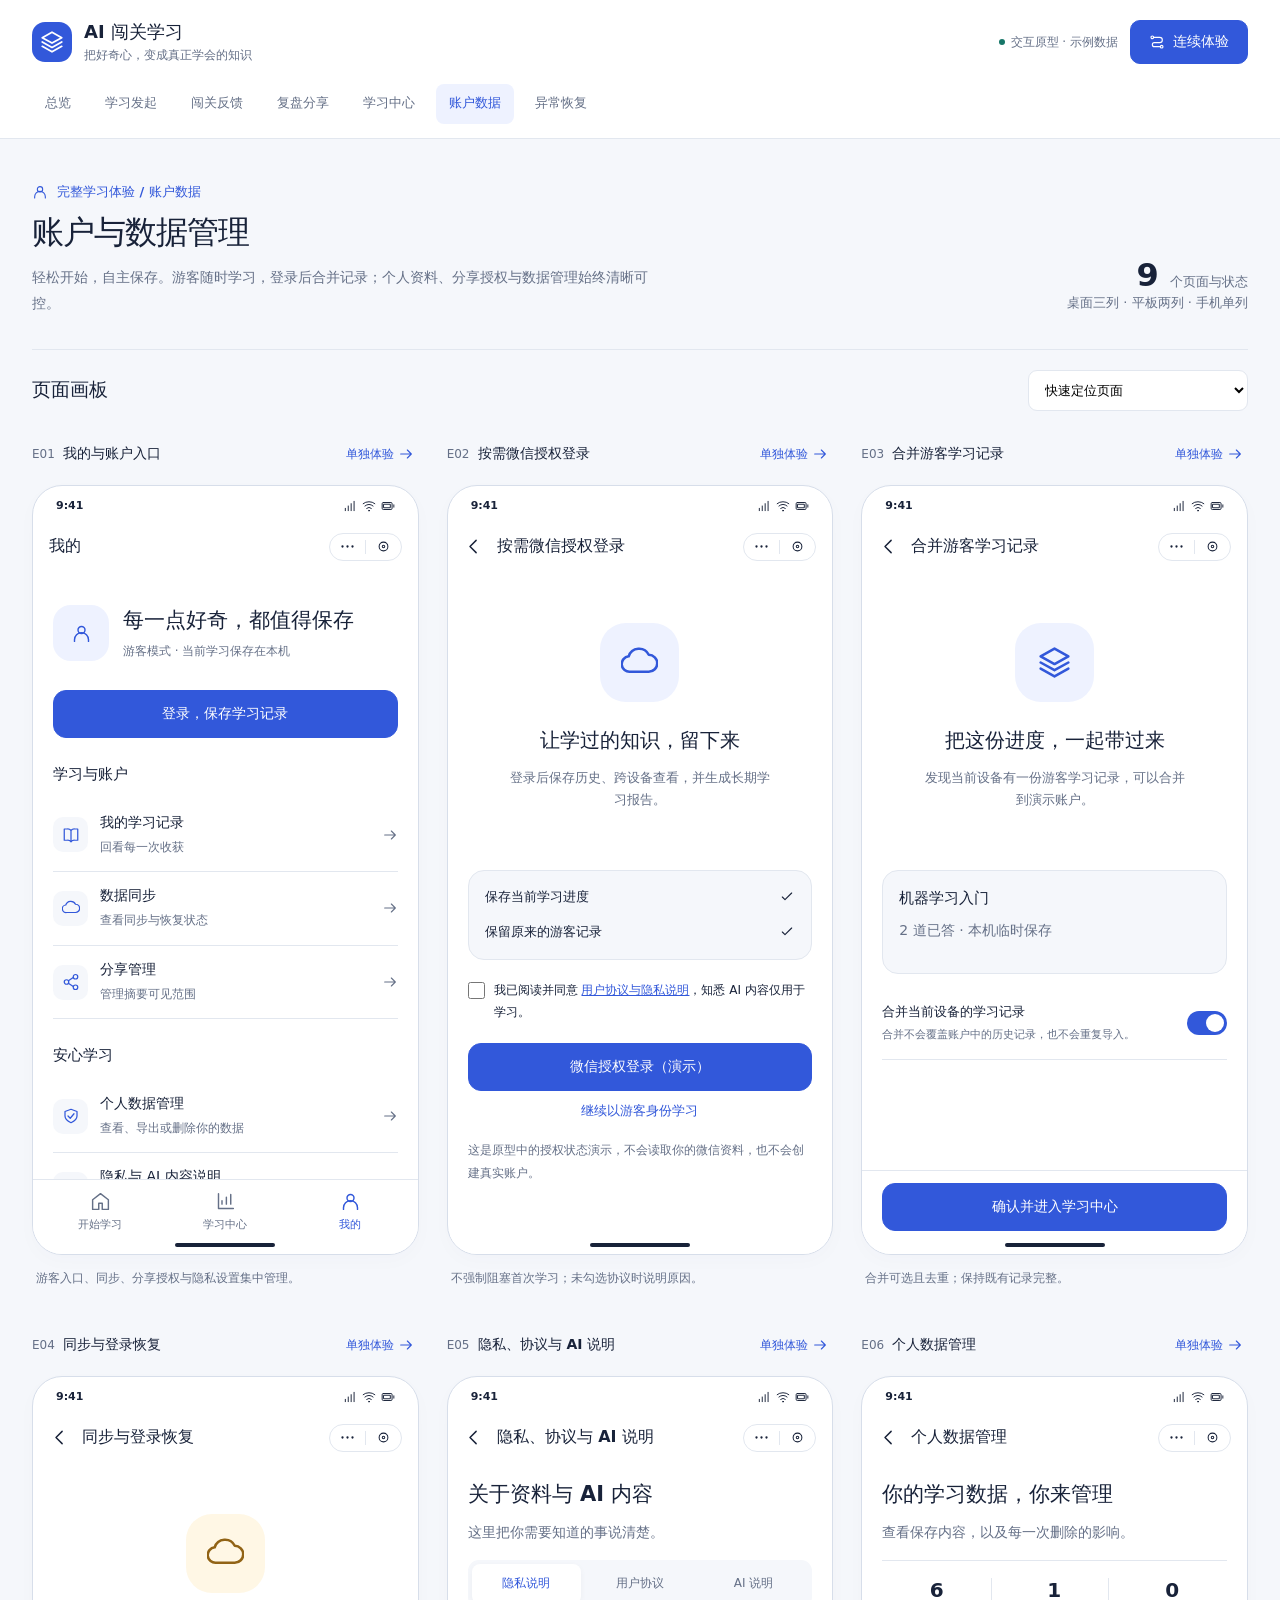
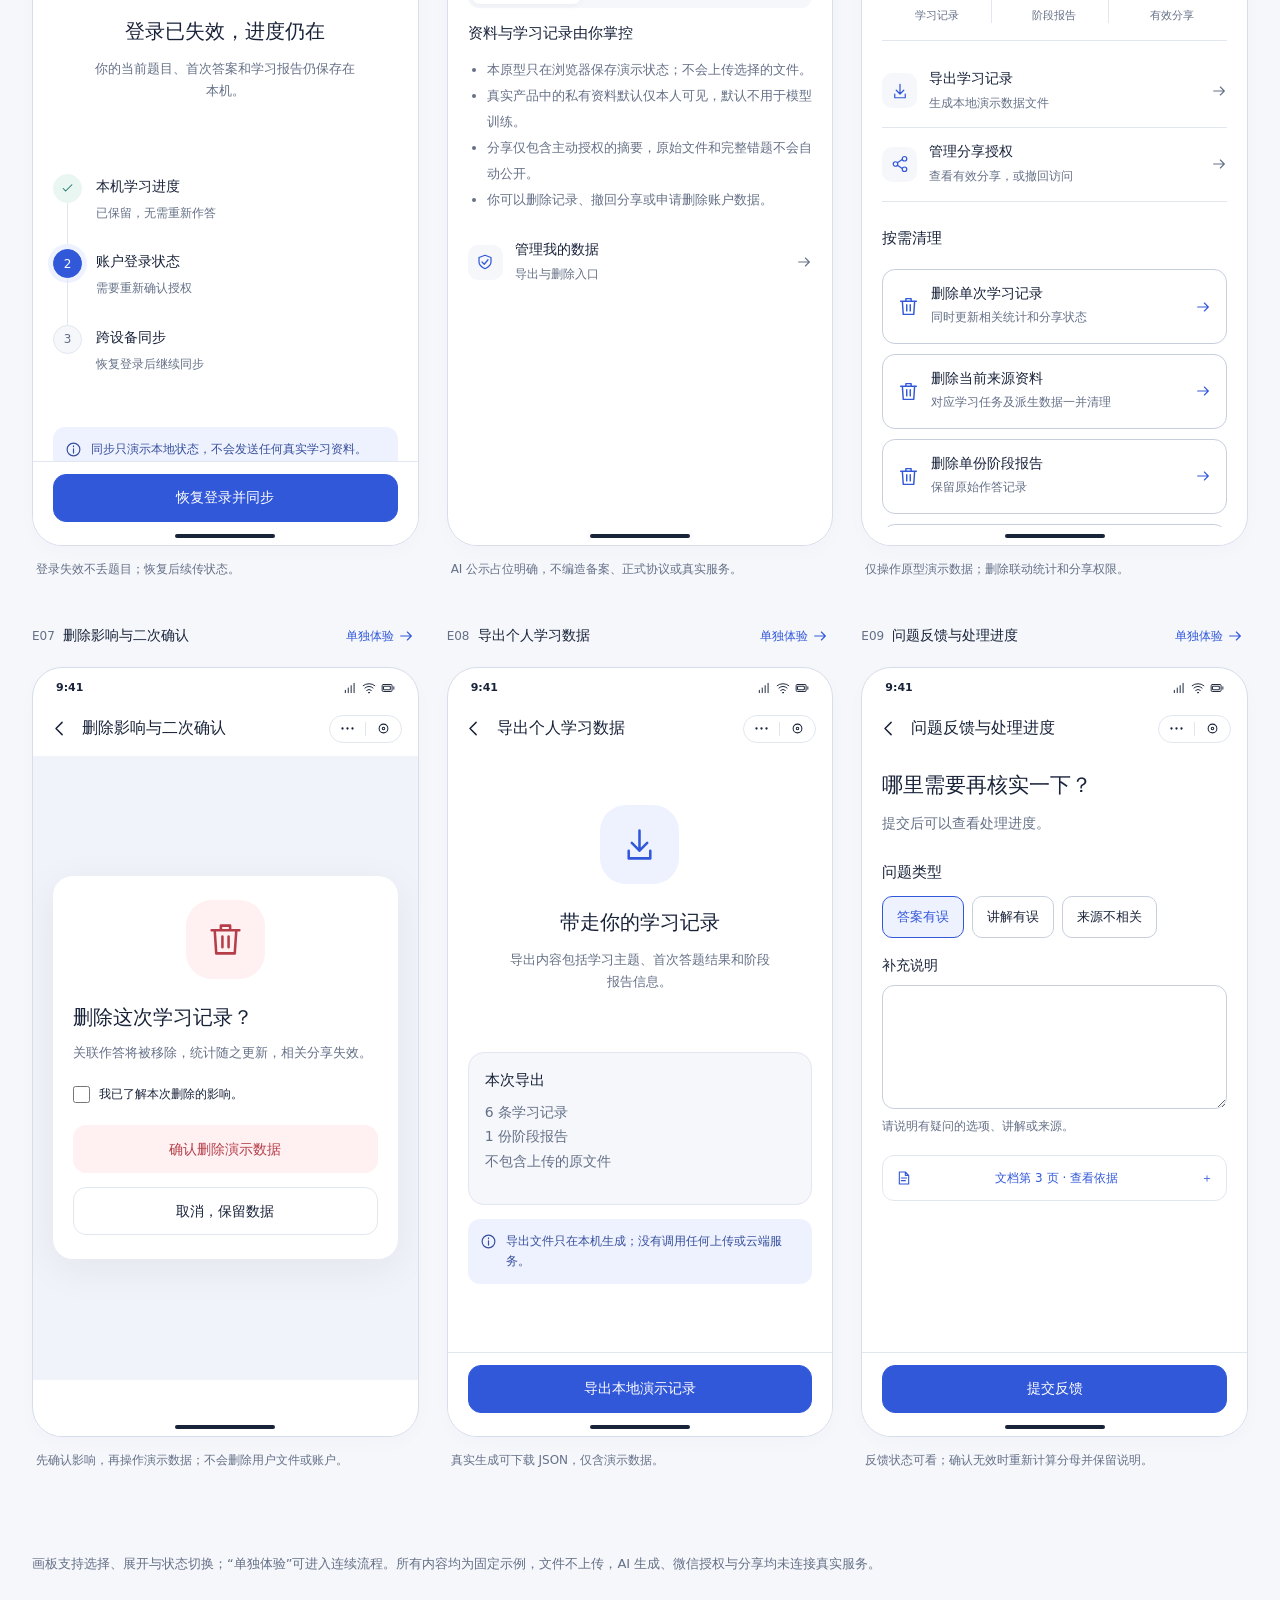
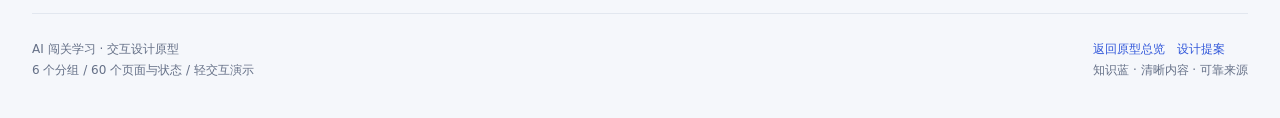
<file: prototype/05-account-and-data.html>
<!doctype html>
<html lang="zh-CN">
<head>
<meta charset="utf-8">
<meta name="viewport" content="width=device-width,initial-scale=1,viewport-fit=cover">
<meta name="theme-color" content="#3258da">
<meta name="description" content="AI 闯关学习小程序：完整页面画板与轻交互原型，使用本地示例数据。">
<title>账户与数据管理 · AI 闯关学习</title>
<style>/* AI 闯关学习 · approved light visual system */
:root{color-scheme:light;--blue:#3258da;--blue-dark:#2546b8;--blue-soft:#eef2ff;--paper:#f5f7fb;--ink:#182239;--muted:#657087;--line:#e2e7ef;--green:#167668;--green-soft:#eaf6f1;--amber:#f5b94c;--amber-soft:#fff7e5;--red:#b53e49;--red-soft:#fff0f1;--white:#fff;--radius:20px;font-family:"PingFang SC","Microsoft YaHei",system-ui,sans-serif;color:var(--ink);background:var(--paper);font-synthesis:none}
*{box-sizing:border-box}body{margin:0}button,input,textarea,select{font:inherit}button,a,input,textarea,select{-webkit-tap-highlight-color:transparent}button,a{touch-action:manipulation}button{cursor:pointer}a{color:inherit;text-decoration:none}button:focus-visible,a:focus-visible,input:focus-visible,textarea:focus-visible,select:focus-visible,summary:focus-visible{outline:3px solid var(--blue);outline-offset:3px}button{transition:background .15s,color .15s,border-color .15s}button:active{filter:brightness(.94)}button:disabled{cursor:not-allowed;opacity:.5}button svg,a svg{flex-shrink:0}.icon{width:21px;height:21px;vertical-align:middle;fill:none;stroke:currentColor;stroke-width:1.65;stroke-linecap:round;stroke-linejoin:round}.small-icon{width:16px;height:16px}.muted{color:var(--muted)}.blue{color:var(--blue)}.green{color:var(--green)}.red{color:var(--red)}.small{font-size:13px;line-height:1.6}.tiny{font-size:12px}.sr-only{position:absolute;width:1px;height:1px;padding:0;overflow:hidden;clip:rect(0,0,0,0);white-space:nowrap;border:0}
.shell{max-width:1320px;margin:auto;padding:0 32px}.site-header{background:rgba(255,255,255,.96);border-bottom:1px solid var(--line)}.topbar{min-height:84px;display:flex;align-items:center;justify-content:space-between;gap:24px}.brand{display:flex;align-items:center;gap:12px;font-size:18px;font-weight:700;white-space:nowrap}.brand small{font-size:12px;font-weight:400;color:var(--muted);display:block;margin-top:3px}.brandmark{width:40px;height:40px;display:grid;place-items:center;background:var(--blue);color:white;border-radius:13px}.brandmark .icon{width:26px;height:26px}.top-actions{display:flex;align-items:center;gap:12px}.demo-label{font-size:12px;color:var(--muted);display:flex;align-items:center;gap:6px}.demo-label:before{content:"";width:6px;height:6px;border-radius:50%;background:var(--green)}.site-btn{border:1px solid var(--line);background:white;border-radius:10px;padding:12px 18px;display:inline-flex;align-items:center;justify-content:center;gap:8px;font-weight:600;font-size:14px;min-height:44px}.site-btn.primary{background:var(--blue);color:white;border-color:var(--blue)}.site-btn:hover{background:var(--blue-soft);color:var(--blue)}.site-btn.primary:hover{background:var(--blue-dark);color:white}.section-nav{display:flex;gap:8px;flex-wrap:wrap;padding:0 0 14px}.section-nav a{font-size:13px;color:var(--muted);padding:10px 13px;border-radius:8px;min-height:40px}.section-nav a.active{color:var(--blue);background:var(--blue-soft);font-weight:600}.section-nav a:hover{background:var(--paper)}
.intro{display:flex;justify-content:space-between;align-items:flex-end;gap:40px;padding:44px 0 32px}.intro h1{font-size:32px;letter-spacing:-1px;line-height:1.4;margin:9px 0 10px}.intro p{max-width:640px;font-size:14px;line-height:1.85;color:var(--muted);margin:0}.eyebrow{font-size:13px;color:var(--blue);font-weight:600;display:flex;align-items:center;gap:9px}.intro-aside{text-align:right;white-space:nowrap;color:var(--muted);font-size:13px;padding-bottom:5px}.intro-aside strong{font-size:32px;color:var(--ink);font-weight:600;margin-right:7px}.index-hero{display:grid;grid-template-columns:1.05fr 1fr;gap:60px;padding:58px 0 42px;align-items:center}.index-hero h1{font-size:46px;line-height:1.35;letter-spacing:-1.5px;margin:13px 0 20px;font-weight:650}.index-hero p{max-width:520px;font-size:15px;color:var(--muted);line-height:1.9}.hero-actions{display:flex;gap:12px;margin-top:27px;flex-wrap:wrap}.journey{position:relative;min-height:240px;display:flex;align-items:center;justify-content:center;gap:22px;border-radius:24px;background:#edf1fc;overflow:hidden}.journey:before{content:"";position:absolute;width:300px;height:300px;border-radius:50%;border:1px solid #d5ddf6;left:20%;top:-28px}.journey:after{content:"";position:absolute;width:420px;height:420px;border-radius:50%;border:1px solid #d5ddf6;left:10%;top:-88px}.journey-item{z-index:1;width:115px;padding:19px 10px;background:white;border:1px solid #dce3f4;border-radius:18px;text-align:center;box-shadow:0 12px 24px #243b7210}.journey-item:nth-child(2){transform:translateY(-18px)}.journey-item:nth-child(3){transform:translateY(18px)}.journey-item .icon{width:32px;height:32px;color:var(--blue);margin-bottom:13px}.journey-item strong{font-size:14px;display:block}.journey-item small{font-size:11px;color:var(--muted);display:block;margin-top:6px}.index-groups{display:grid;grid-template-columns:repeat(3,minmax(0,1fr));gap:16px;margin:0 0 44px}.group-link{padding:23px;background:white;border:1px solid var(--line);border-radius:14px;display:flex;gap:15px;align-items:center}.group-link:hover{border-color:#94a9ec;background:#fafbff}.group-link>span{color:var(--blue);background:var(--blue-soft);width:44px;height:44px;display:grid;place-items:center;border-radius:12px}.group-link strong{font-size:15px}.group-link p{font-size:12px;color:var(--muted);margin:7px 0 0}.group-link .arrow{margin-left:auto;color:var(--muted)}.review-note{font-size:13px;color:var(--muted);padding:15px 0 25px;line-height:1.7}.gallery-toolbar{display:flex;align-items:center;justify-content:space-between;gap:18px;margin-bottom:25px;padding-top:20px;border-top:1px solid var(--line)}.gallery-toolbar h2{margin:0;font-size:19px}.gallery-toolbar select{border:1px solid var(--line);border-radius:9px;padding:11px 35px 11px 12px;background:white;font-size:13px;max-width:220px}.screen-grid{display:grid;grid-template-columns:repeat(3,minmax(0,1fr));gap:38px 28px;padding-bottom:54px}.screen-card{min-width:0;scroll-margin-top:20px}.screen-caption{display:flex;align-items:center;justify-content:space-between;gap:10px;margin-bottom:12px;min-height:37px}.screen-caption h2{font-size:14px;margin:0;font-weight:600}.screen-id{font-size:12px;color:var(--muted);margin-right:8px;font-weight:400}.screen-caption button{border:0;background:transparent;color:var(--blue);font-size:12px;min-height:37px;padding:0 5px;display:flex;align-items:center;gap:4px}.screen-footnote{font-size:12px;color:var(--muted);margin:13px 4px 0;line-height:1.75}.phone{height:770px;background:var(--white);border:1px solid #d7deea;border-radius:30px;overflow:hidden;display:flex;flex-direction:column;position:relative;box-shadow:0 6px 20px #23375605;isolation:isolate}.statusbar{height:34px;flex-shrink:0;display:flex;justify-content:space-between;align-items:center;padding:6px 23px 0;font-size:11px;font-weight:600}.status-symbols{display:flex;align-items:center;gap:5px}.status-symbols .icon{width:14px;height:14px}.app-top{height:54px;padding:0 16px;display:flex;align-items:center;justify-content:space-between;gap:5px;flex-shrink:0}.app-title{font-size:16px;font-weight:600;display:flex;align-items:center;gap:5px;min-width:0}.app-title>span{overflow:hidden;text-overflow:ellipsis;white-space:nowrap}.app-top .back{background:transparent;border:0;width:36px;height:44px;display:grid;place-items:center;margin-left:-8px;color:var(--ink)}.capsule{border:1px solid var(--line);border-radius:20px;display:flex;align-items:center;justify-content:center;gap:10px;width:73px;height:28px;color:var(--ink);flex-shrink:0}.capsule i{height:14px;width:1px;background:var(--line)}.capsule .icon{width:15px;height:15px}.phone-content{flex:1;overflow-y:auto;overflow-x:hidden;overscroll-behavior:contain;padding:14px 20px 24px;scrollbar-width:thin;scrollbar-color:#d6deeb transparent}.phone-content:focus{outline-offset:-3px}.home-indicator{height:18px;flex-shrink:0;display:flex;justify-content:center;align-items:center;background:white}.home-indicator:after{content:"";height:4px;width:100px;background:var(--ink);border-radius:9px}.app-bottom{display:flex;border-top:1px solid var(--line);padding:8px 5px 0;justify-content:space-around;background:white;flex-shrink:0}.app-bottom button{border:0;background:transparent;color:var(--muted);display:flex;flex-direction:column;align-items:center;justify-content:center;gap:5px;font-size:11px;min-width:72px;min-height:48px}.app-bottom button.current{color:var(--blue);font-weight:600}.app-bottom .icon{width:21px;height:21px}.actionbar{padding:12px 20px 5px;background:white;border-top:1px solid var(--line);flex-shrink:0}.actionbar .btn{width:100%}.actionbar .helper{margin:0 0 9px;text-align:center;font-size:12px}.phone h1{font-size:27px;line-height:1.4;letter-spacing:-.7px;margin:3px 0 9px;font-weight:650}.phone h2{font-size:21px;line-height:1.5;margin:0 0 10px;font-weight:600}.phone h3{font-size:15px;line-height:1.5;margin:0;font-weight:600}.phone p{line-height:1.75;font-size:14px;margin:8px 0 15px}.phone .lead{font-size:14px;color:var(--muted);margin-top:0}.section-title{display:flex;align-items:center;justify-content:space-between;margin:25px 0 13px;gap:8px}.section-title button{color:var(--blue);font-size:12px;background:none;border:0;min-height:32px}.section-title a{font-size:12px;color:var(--blue)}.btn{min-height:48px;padding:12px 16px;border-radius:13px;border:1px solid var(--line);background:white;color:var(--ink);font-size:14px;font-weight:600;display:inline-flex;justify-content:center;align-items:center;gap:7px;line-height:1.4}.btn.primary{color:white;background:var(--blue);border-color:var(--blue)}.btn.primary:hover{background:var(--blue-dark)}.btn.secondary{background:var(--blue-soft);color:var(--blue);border-color:var(--blue-soft)}.btn.danger{color:var(--red);background:var(--red-soft);border-color:var(--red-soft)}.btn.full{width:100%}.button-row{display:flex;gap:10px}.button-row>.btn{flex:1;padding-left:10px;padding-right:10px}.text-btn{min-height:40px;background:none;border:0;color:var(--blue);font-size:13px;padding:8px 0}.softbox{background:var(--paper);border:1px solid var(--line);padding:16px;border-radius:16px;margin:14px 0}.bluebox{background:var(--blue-soft);border:1px solid #dce4fd;padding:18px;border-radius:18px;margin:14px 0}.notice{display:flex;align-items:flex-start;gap:9px;border-radius:12px;padding:12px;background:var(--amber-soft);font-size:12px;line-height:1.7;color:#755317;margin:14px 0}.notice .icon{width:17px;height:17px;flex-shrink:0;margin-top:2px}.notice.info{background:var(--blue-soft);color:#364f9c}.notice.success{background:var(--green-soft);color:var(--green)}.notice.error{background:var(--red-soft);color:var(--red)}.chip{display:inline-flex;align-items:center;gap:5px;border-radius:6px;padding:5px 8px;font-size:11px;line-height:1.4;background:var(--paper);color:var(--muted)}.chip.blue{background:var(--blue-soft);color:var(--blue)}.chip.green{background:var(--green-soft);color:var(--green)}.chip.red{background:var(--red-soft);color:var(--red)}.chip.amber{background:var(--amber-soft);color:#775218}.chips{display:flex;gap:7px;flex-wrap:wrap}.field{display:block;margin:19px 0}.field>span,.field>label{display:block;font-size:14px;font-weight:600;margin-bottom:10px}.field small{display:block;color:var(--muted);font-size:12px;margin-top:8px;line-height:1.6}.field input,.field textarea,.field select,.input{display:block;width:100%;border:1px solid #c7cfdd;background:white;border-radius:12px;padding:12px 13px;color:var(--ink);font-size:16px;min-width:0;line-height:1.65}.field textarea{resize:vertical;min-height:124px}.field input[type=checkbox]{width:18px;display:inline}.field input[type=date]{min-width:0}.input-composer{background:var(--paper);border:1px solid var(--line);border-radius:18px;margin-top:24px;overflow:hidden}.input-composer textarea{resize:vertical;min-height:142px;max-height:270px;padding:17px;width:100%;background:transparent;border:0;font-size:16px;line-height:1.75;color:var(--ink);display:block}.input-composer textarea::placeholder{color:#6d778c}.composer-foot{padding:0 15px 12px;display:flex;justify-content:space-between;font-size:11px;color:var(--muted)}.attach-grid{display:grid;grid-template-columns:repeat(3,1fr);gap:9px;margin:14px 0 19px}.attach-grid button{background:white;border:1px solid var(--line);border-radius:12px;padding:13px 5px;color:var(--ink);font-size:12px;display:flex;align-items:center;justify-content:center;gap:6px;min-height:47px}.attach-grid .icon{width:18px;height:18px;color:var(--blue)}.mode-line{display:flex;align-items:center;justify-content:space-between;padding:4px 0 17px;font-size:12px;color:var(--muted)}.mode-line button{background:transparent;border:0;color:var(--ink);min-height:35px;font-size:12px;display:flex;align-items:center;gap:6px}.resume{background:var(--blue-soft);padding:17px;border-radius:15px;margin-top:25px}.resume-head{display:flex;justify-content:space-between;font-size:12px;margin-bottom:8px;color:var(--blue)}.resume strong{font-size:14px;font-weight:600}.resume .resume-bottom{display:flex;justify-content:space-between;align-items:center;margin-top:7px}.resume .text-btn{min-height:30px;padding:0}.idea{display:block;text-align:left;background:none;border:0;border-bottom:1px solid var(--line);padding:13px 0;width:100%;font-size:13px;color:var(--ink);min-height:44px}.idea:last-child{border:0}.idea .icon{width:15px;height:15px;margin-right:5px;color:var(--blue)}.source-row{display:flex;align-items:flex-start;gap:11px;padding:15px 0;border-bottom:1px solid var(--line)}.source-row:last-child{border-bottom:0}.source-type{width:39px;height:44px;display:grid;place-items:center;background:var(--blue-soft);color:var(--blue);border-radius:9px;flex-shrink:0;font-size:11px;font-weight:700}.source-type.video{background:var(--amber-soft);color:#7c591a}.source-type.web{background:var(--green-soft);color:var(--green)}.source-info{flex:1;min-width:0}.source-info strong{font-size:13px;line-height:1.7;display:block;overflow-wrap:anywhere}.source-info p{font-size:11px;color:var(--muted);margin:3px 0 6px}.source-info .text-btn{font-size:12px;min-height:32px;padding:4px 5px 0 0}.source-row>button{border:0;background:none;color:var(--muted);width:36px;min-height:44px;flex-shrink:0}.dropzone{border:1.5px dashed #a7b7e9;border-radius:17px;background:#f8faff;padding:29px 15px;text-align:center;margin:21px 0}.dropzone>.icon{width:36px;height:36px;color:var(--blue);margin-bottom:13px}.dropzone strong{display:block;font-size:14px}.dropzone p{font-size:12px;color:var(--muted);margin:9px 0 16px}.dropzone .btn{min-height:40px;font-size:13px}.file-input{max-width:100%;font-size:12px;color:var(--muted);margin-top:14px}.file-input::file-selector-button{border:1px solid var(--line);border-radius:8px;background:white;padding:10px;margin-right:8px;color:var(--ink)}.choice-list{display:grid;gap:10px;margin:20px 0}.choice{display:flex;text-align:left;align-items:center;gap:12px;width:100%;padding:15px;border:1px solid #c7cfdd;border-radius:13px;background:white;min-height:62px;color:var(--ink)}.choice.selected{border-color:var(--blue);background:var(--blue-soft)}.choice .choice-copy{flex:1;min-width:0}.choice strong{display:block;font-size:14px}.choice small{display:block;margin-top:5px;font-size:12px;color:var(--muted);line-height:1.65}.choice>.icon{color:var(--blue)}.radio-dot{width:18px;height:18px;border:1.5px solid #8390a7;border-radius:50%;flex-shrink:0}.choice.selected .radio-dot{border:5px solid var(--blue)}.segment{display:flex;background:var(--paper);padding:4px;border-radius:11px;gap:4px;margin:14px 0}.segment button{flex:1;min-width:0;border:0;background:none;color:var(--muted);font-size:12px;padding:10px 6px;min-height:40px;border-radius:8px}.segment button.selected{background:white;color:var(--blue);box-shadow:0 2px 6px #1822390a;font-weight:600}.pills{display:flex;flex-wrap:wrap;gap:8px;margin:12px 0}.pills button{font-size:13px;background:white;border:1px solid #c7cfdd;padding:11px 14px;border-radius:10px;color:var(--ink);min-height:42px}.pills button.selected{border-color:var(--blue);color:var(--blue);background:var(--blue-soft)}.steps{margin:27px 0}.step{position:relative;display:flex;gap:14px;padding:0 0 26px;align-items:flex-start}.step:not(:last-child):before{content:"";position:absolute;left:14px;top:29px;bottom:0;width:1px;background:var(--line)}.step-circle{border-radius:50%;background:var(--paper);border:1px solid var(--line);height:29px;width:29px;display:grid;place-items:center;color:var(--muted);font-size:12px;flex-shrink:0}.step.done .step-circle{background:var(--green-soft);border-color:var(--green-soft);color:var(--green)}.step.active .step-circle{background:var(--blue);color:white;border-color:var(--blue);box-shadow:0 0 0 5px var(--blue-soft)}.step strong{display:block;font-size:14px;padding-top:4px}.step small{display:block;color:var(--muted);font-size:12px;margin-top:7px;line-height:1.7}.step .icon{width:15px;height:15px}.knowledge{padding:17px 0;border-bottom:1px solid var(--line);display:flex;gap:12px}.knowledge-num{font-size:12px;color:var(--blue);padding-top:3px;width:23px;flex-shrink:0}.knowledge p{font-size:12px;color:var(--muted);margin:7px 0}.knowledge h3{font-size:14px}.citation{border-left:3px solid var(--blue);background:var(--blue-soft);padding:14px 16px;border-radius:0 10px 10px 0;font-size:13px;line-height:1.8;margin:16px 0}.citation mark{background:#dbe4ff;color:var(--ink)}.citation small{display:block;color:var(--muted);margin-top:10px}.phone details{border:1px solid var(--line);border-radius:12px;padding:0 13px;margin:12px 0}.phone summary{list-style:none;cursor:pointer;min-height:44px;display:flex;align-items:center;justify-content:space-between;gap:8px;font-size:12px;color:var(--blue)}.phone summary:after{content:"＋"}.phone details[open] summary:after{content:"−"}.phone details p{font-size:13px}.quiz-progress{display:flex;gap:6px;margin:2px 0 17px}.quiz-progress span{height:5px;flex:1;background:#e9edf5;border-radius:8px}.quiz-progress span.done{background:var(--blue)}.quiz-meta{display:flex;justify-content:space-between;align-items:center;margin:0 0 21px}.quiz-counter{color:var(--muted);font-size:12px}.question-stem{font-size:20px!important;line-height:1.65!important;margin:18px 0 25px!important;font-weight:600}.options{display:grid;gap:11px}.option{display:flex;gap:12px;align-items:flex-start;width:100%;text-align:left;min-height:58px;border:1px solid #bec8d9;border-radius:12px;padding:15px 13px;background:white;color:var(--ink);font-size:15px;line-height:1.65;opacity:1!important}.option-key{font-size:12px;line-height:24px;text-align:center;width:24px;height:24px;flex-shrink:0;border-radius:50%;border:1px solid #b5c0d4;color:#58657d}.option.multi .option-key{border-radius:6px}.option.selected{background:var(--blue-soft);border-color:var(--blue)}.option.selected .option-key{background:var(--blue);color:white;border-color:var(--blue)}.option.correct{background:var(--green-soft);border-color:var(--green)}.option.wrong{background:var(--red-soft);border-color:var(--red)}.option.missed{background:var(--amber-soft);border-color:#b8821a}.option-label{flex:1}.answer-status{display:block;font-size:11px;margin-top:3px;font-weight:600}.feedback{margin-top:19px;padding:17px;border-radius:14px;background:var(--green-soft)}.feedback.error{background:var(--red-soft)}.feedback h3{color:var(--green);font-size:15px;display:flex;align-items:center;gap:7px}.feedback.error h3{color:var(--red)}.feedback p{font-size:12px;margin:8px 0 0}.explanation{padding:22px 0 0}.explanation h3{font-size:15px}.explanation p{font-size:13px;line-height:1.85}.report-hero{text-align:center;padding:8px 0 17px}.award{position:relative;width:74px;height:74px;border-radius:23px;background:var(--amber-soft);display:grid;place-items:center;margin:0 auto 18px;transform:rotate(-6deg)}.award .icon{width:40px;height:40px;color:#8e651d;transform:rotate(6deg)}.report-hero .score{font-size:50px;line-height:1.2;font-weight:650;letter-spacing:-2px;margin:15px 0 4px}.report-hero .score small{font-size:15px;font-weight:400;letter-spacing:0;color:var(--muted);margin-left:4px}.report-hero h2{font-size:22px}.report-hero p{margin:5px 0;font-size:13px;color:var(--muted)}.metrics{display:grid;grid-template-columns:repeat(3,minmax(0,1fr));padding:17px 0;border-top:1px solid var(--line);border-bottom:1px solid var(--line);gap:8px;margin:14px 0}.metrics>div{text-align:center;border-right:1px solid var(--line)}.metrics>div:last-child{border:0}.metrics strong{font-size:20px;font-weight:600;display:block;font-variant-numeric:tabular-nums}.metrics small{font-size:11px;color:var(--muted);display:block;margin-top:6px}.concept-flow{display:flex;align-items:center;gap:7px;flex-wrap:wrap;padding:16px 0}.concept-flow span{background:var(--blue-soft);color:var(--blue);padding:9px 12px;font-size:12px;border-radius:8px}.concept-flow .icon{width:15px;height:15px;color:var(--muted)}.list-row{display:flex;align-items:center;gap:12px;padding:15px 0;border-bottom:1px solid var(--line);width:100%;border-top:0;border-left:0;border-right:0;background:white;text-align:left;color:var(--ink);font-size:14px;min-height:56px}.list-row:last-child{border-bottom:0}.list-row .row-main{flex:1;min-width:0}.list-row small{display:block;font-size:12px;color:var(--muted);margin-top:6px;line-height:1.55}.list-row>span:last-child{flex-shrink:0}.list-row>.icon{color:var(--muted)}.row-badge{width:35px;height:35px;border-radius:10px;background:var(--paper);display:grid;place-items:center;color:var(--blue);flex-shrink:0}.row-badge .icon{width:18px;height:18px}.progress-track{height:6px;border-radius:8px;background:#e9eef6;margin:12px 0 5px;overflow:hidden}.progress-fill{height:100%;border-radius:8px;background:var(--blue)}.mini-stats{display:grid;grid-template-columns:1fr 1fr;gap:12px;margin:20px 0}.mini-stat{padding:16px;border-radius:14px;background:var(--paper)}.mini-stat strong{font-size:26px;display:block;font-weight:600;letter-spacing:-.5px}.mini-stat small{font-size:12px;color:var(--muted);display:block;margin-top:7px}.chart{width:100%;height:auto;margin:12px 0 0;overflow:visible}.chart text{font-family:inherit;font-size:10px;fill:var(--muted)}.chart line{stroke:var(--line)}.filter-row{display:flex;gap:8px;flex-wrap:wrap;margin:13px 0}.filter-row select{font-size:12px;min-height:40px;max-width:100%;border:1px solid var(--line);background:white;color:var(--ink);border-radius:9px;padding:7px 8px}.bar-row{margin:18px 0}.bar-row .bar-label{display:flex;justify-content:space-between;font-size:13px;gap:10px}.bar-row small{font-size:11px;color:var(--muted)}.share-card{position:relative;background:var(--blue);border-radius:19px;color:white;padding:25px 23px;margin:18px 0 22px;overflow:hidden;min-height:254px}.share-card:after{content:"";width:180px;height:180px;position:absolute;right:-95px;top:-70px;border:28px solid #ffffff12;border-radius:50%;pointer-events:none}.share-card h2{font-size:23px;margin:27px 0 13px;color:white}.share-card p{font-size:12px;color:#e1e7ff;line-height:1.8}.share-card .share-brand{display:flex;align-items:center;gap:8px;font-size:12px;color:#e1e7ff}.share-card .share-score{font-size:30px;font-weight:600;margin:10px 0}.share-bottom{display:flex;align-items:center;justify-content:space-between;margin-top:25px;font-size:11px;color:#e1e7ff}.share-symbol{width:39px;height:39px;border:1px solid #ffffff70;border-radius:10px;display:grid;place-items:center}.switch-row{display:flex;gap:10px;justify-content:space-between;align-items:center;padding:15px 0;border-bottom:1px solid var(--line);font-size:13px;min-height:54px}.switch-row>span{flex:1}.switch-row small{display:block;color:var(--muted);font-size:11px;margin-top:5px;line-height:1.6}.switch{appearance:none;cursor:pointer;width:40px;height:24px;background:#adb7c8;border:0;border-radius:20px;position:relative;flex-shrink:0;margin:0}.switch:before{content:"";position:absolute;width:18px;height:18px;border-radius:50%;left:3px;top:3px;background:white;transition:transform .16s}.switch:checked{background:var(--blue)}.switch:checked:before{transform:translateX(16px)}.empty{text-align:center;padding:35px 9px 23px}.empty-icon{width:79px;height:79px;border-radius:26px;background:var(--blue-soft);color:var(--blue);display:grid;place-items:center;margin:0 auto 23px}.empty-icon .icon{height:37px;width:37px}.empty-icon.warning{background:var(--amber-soft);color:#916315}.empty-icon.error{background:var(--red-soft);color:var(--red)}.empty p{font-size:13px;color:var(--muted);max-width:260px;margin:12px auto 21px}.empty h2{font-size:20px}.avatar{width:56px;height:56px;border-radius:18px;background:var(--blue-soft);color:var(--blue);display:grid;place-items:center;font-size:20px;font-weight:600;flex-shrink:0}.profile{display:flex;align-items:center;gap:14px;margin:17px 0 28px}.profile h2{font-size:21px;margin:0 0 5px}.profile p{font-size:12px;color:var(--muted);margin:0}.terms{font-size:12px!important;color:var(--muted);line-height:1.9!important}.checkline{display:flex;gap:9px;align-items:flex-start;font-size:12px;line-height:1.9;margin:19px 0}.checkline input{width:17px;height:17px;margin:3px 0;accent-color:var(--blue);flex-shrink:0}.checkline a{color:var(--blue);text-decoration:underline}.modal-preview{background:#f0f3f9;margin:-14px -20px -24px;padding:32px 20px;min-height:100%;display:flex;align-items:center;justify-content:center}.confirm-box{width:100%;border-radius:20px;background:white;padding:24px 20px;box-shadow:0 10px 40px #18223910}.confirm-box h2{font-size:20px}.confirm-box p{font-size:13px;color:var(--muted)}.checkmark-circle{display:grid;place-items:center;width:44px;height:44px;background:var(--green-soft);color:var(--green);border-radius:50%;margin-bottom:17px}.inline-error{font-size:12px!important;color:var(--red)!important;margin:8px 0!important}.privacy-list{padding-left:19px;color:var(--muted);font-size:13px;line-height:2}.skeleton{height:13px;border-radius:5px;background:#e9edf5;margin:11px 0}.skeleton.short{width:60%}.version{font-size:11px;color:var(--muted);text-align:center;margin:25px 0 5px}.foot{border-top:1px solid var(--line);padding:25px 0 36px;color:var(--muted);font-size:12px;display:flex;justify-content:space-between;gap:20px;line-height:1.8}.foot a{color:var(--blue)}.toast{position:fixed;bottom:25px;left:50%;transform:translateX(-50%);max-width:calc(100% - 32px);padding:13px 21px;border-radius:13px;background:var(--ink);color:white;font-size:13px;line-height:1.7;box-shadow:0 5px 20px #0002;z-index:100;pointer-events:none}.toast[hidden]{display:none}.demo-dialog{border:0;padding:0;background:transparent;max-width:calc(100% - 24px);max-height:calc(100dvh - 24px);width:435px;overflow:visible}.demo-dialog::backdrop{background:#132141b3;backdrop-filter:blur(5px)}.demo-wrap{background:white;border-radius:25px;overflow:hidden;box-shadow:0 30px 90px #0003}.demo-toolbar{display:flex;align-items:center;justify-content:space-between;padding:11px 17px;background:var(--paper);font-size:12px;color:var(--muted);gap:10px}.demo-toolbar button{border:0;background:white;border-radius:8px;display:grid;place-items:center;width:34px;height:34px;color:var(--ink)}.demo-dialog .phone{border:0;border-radius:0;height:min(790px,calc(100dvh - 83px));box-shadow:none}.demo-toolbar strong{font-size:12px;font-weight:500}.demo-dialog .phone-content{padding-top:12px}.demo-dialog .statusbar{display:none}.demo-dialog .app-top{height:54px}.demo-actions{display:flex;gap:6px}.demo-dialog .home-indicator{height:max(18px,env(safe-area-inset-bottom))}.table{border-collapse:collapse;width:100%;font-size:12px;margin:16px 0}.table th,.table td{padding:12px 5px;text-align:left;border-bottom:1px solid var(--line)}.table th{color:var(--muted);font-weight:400}.table td:last-child,.table th:last-child{text-align:right}.row-spread{display:flex;align-items:center;justify-content:space-between;gap:10px}.spacer{height:14px}.record-date{font-size:11px;color:var(--muted);padding-top:17px}.invalid-note{font-size:12px;color:var(--red);padding:11px;background:var(--red-soft);border-radius:9px}.load-orbit{width:96px;height:96px;position:relative;display:grid;place-items:center;background:var(--blue-soft);border-radius:30px;margin:20px auto 30px;color:var(--blue)}.load-orbit>.icon{width:41px;height:41px}.load-orbit:before{content:"";position:absolute;inset:-9px;border:1px dashed #aabcf4;border-radius:39px}.load-orbit:after{content:"";width:9px;height:9px;border-radius:50%;position:absolute;background:var(--blue);top:-13px;left:43px}.article-copy{font-size:14px;line-height:1.95}.article-copy p{font-size:14px;line-height:1.95}.danger-area{padding:20px 0;margin-top:20px;border-top:1px solid var(--line)}.center{text-align:center}.error-list button{margin-top:10px}.flash{animation:highlight .8s ease}@keyframes highlight{50%{box-shadow:0 0 0 5px #3258da24}}
@media(min-width:1600px){.shell{max-width:1390px}.screen-grid{gap:42px 42px}.phone{height:800px}}
@media(max-width:1130px){.screen-grid{grid-template-columns:repeat(2,minmax(0,1fr));gap:36px 30px;max-width:860px;margin:auto}.index-groups{grid-template-columns:repeat(2,minmax(0,1fr))}.index-hero h1{font-size:37px}.journey{gap:11px}.journey-item{width:99px}.intro{gap:20px}.index-hero{gap:28px}}
@media(max-width:720px){.shell{padding:0 18px}.topbar{min-height:74px;gap:10px}.brand{font-size:15px;gap:8px}.brandmark{width:34px;height:34px;border-radius:10px}.brand small{font-size:10px}.top-actions .demo-label{display:none}.top-actions .site-btn{padding:10px 12px;font-size:12px}.section-nav{gap:3px;padding-bottom:12px}.section-nav a{font-size:11px;padding:8px}.intro{padding:28px 0 24px;align-items:flex-start}.intro h1{font-size:26px}.intro p{font-size:13px}.intro-aside{display:none}.index-hero{display:block;padding:30px 0}.index-hero h1{font-size:34px;letter-spacing:-1px}.index-hero p{font-size:14px}.journey{margin-top:28px;min-height:190px}.journey-item{width:94px;padding:15px 7px}.journey-item strong{font-size:12px}.index-groups{gap:9px;margin-bottom:30px}.group-link{padding:15px 12px;gap:9px;align-items:flex-start}.group-link>span{width:30px;height:30px;border-radius:9px;flex-shrink:0}.group-link>span .icon{width:17px}.group-link strong{font-size:12px}.group-link p{font-size:11px;line-height:1.6}.group-link .arrow{display:none}.screen-grid{grid-template-columns:1fr;max-width:430px;gap:30px}.gallery-toolbar{gap:12px}.gallery-toolbar h2{font-size:17px}.gallery-toolbar select{max-width:165px;font-size:12px}.phone{height:780px;border-radius:23px}.foot{display:block}.foot>span{display:block;margin-bottom:8px}.demo-dialog{max-width:calc(100% - 16px);max-height:calc(100dvh - 16px)}.demo-dialog .phone{height:calc(100dvh - 76px)}.hero-actions{gap:8px}.hero-actions .site-btn{font-size:13px}}
@media(max-width:370px){.shell{padding:0 12px}.phone-content{padding-left:16px;padding-right:16px}.actionbar{padding-left:16px;padding-right:16px}.brand small{display:none}.index-hero h1{font-size:30px}.topbar{gap:5px}.section-nav a{font-size:10px}.group-link{display:block}.group-link>span{margin-bottom:10px}.journey{gap:9px}.journey-item{width:85px}.phone{height:760px}.phone h1{font-size:25px}}
@media(prefers-reduced-motion:reduce){*,*:before,*:after{scroll-behavior:auto!important;animation:none!important;transition:none!important}}
@media(max-width:370px){.modal-preview{margin-left:-16px;margin-right:-16px;padding-left:16px;padding-right:16px}}
@media print{.site-header,.top-actions,.gallery-toolbar,.screen-caption button,.foot,.demo-dialog,.toast{display:none}.shell{padding:0}.screen-grid{grid-template-columns:repeat(3,1fr);gap:14px}.phone{height:auto;min-height:690px;box-shadow:none}.phone-content{overflow:visible}.screen-card{break-inside:avoid}.intro{padding:15px 0}.screen-footnote{font-size:10px}}
</style>
</head>
<body data-group="E">
<noscript>请启用 JavaScript 查看交互原型。所有脚本已经内嵌，无需联网。</noscript>
<script>"use strict";
window.PrototypeData = (() => {
  const groups = [
    {key:'A',file:'01-start-and-sources.html',title:'学习发起与资料来源',short:'学习发起',icon:'layers',desc:'从一个问题出发，让每一份资料都有去处。支持文字、文档、视频、网页与组合资料，确认知识与来源后再开始闯关。',names:['首页与学习入口','长文本与学习目标','添加学习文档','视频文件与链接','网页链接','组合学习资料','知识获取方式','指定来源范围','来源处理进度','知识摘要确认','来源清单与失败项','原文与来源定位']},
    {key:'B',file:'02-quiz-and-feedback.html',title:'闯关与即时反馈',short:'闯关反馈',icon:'route',desc:'每次专注一道题，每次提交都多理解一点。三种题型、即时讲解与可追溯的依据，组成有节奏的学习过程。',names:['闯关设置','生成与校验进度','准备开始闯关','单选题','多选题','判断题','回答正确与讲解','漏选、错选与讲解','保存进度与提前结束']},
    {key:'C',file:'03-review-and-sharing.html',title:'复盘与分享',short:'复盘分享',icon:'award',desc:'让一次学习留下清晰的收获。知识总结、逐题复盘与来源一起沉淀，分享时由你决定别人能看到什么。',names:['完整通关报告','知识总结与关系','逐题作答复盘','报告来源清单','错题复习与重新挑战','未完成学习报告','分享范围与卡片预览','好友收到的学习摘要','分享管理与撤回']},
    {key:'D',file:'04-learning-center.html',title:'学习中心与阶段报告',short:'学习中心',icon:'chart',desc:'回看走过的路，找到下一步。用真实作答记录连接学习趋势、薄弱知识点、错题复习与阶段报告。',names:['个人学习概览','多维筛选','学习历史记录','单次学习记录详情','题型表现分析','主题与知识点分析','我的错题本','错题详情与复习改善','阶段报告中心','生成阶段报告','阶段学习报告','指标口径与记录追溯']},
    {key:'E',file:'05-account-and-data.html',title:'账户与数据管理',short:'账户数据',icon:'user',desc:'轻松开始，自主保存。游客随时学习，登录后合并记录；个人资料、分享授权与数据管理始终清晰可控。',names:['我的与账户入口','按需微信授权登录','合并游客学习记录','同步与登录恢复','隐私、协议与 AI 说明','个人数据管理','删除影响与二次确认','导出个人学习数据','问题反馈与处理进度']},
    {key:'F',file:'06-empty-and-recovery.html',title:'空态、异常与恢复',short:'异常恢复',icon:'shield',desc:'遇到问题，也能继续前进。解释当前状态、保留已经完成的部分，为每一种异常提供明确的下一步。',names:['首次学习与数据不足','输入校验与限制','单个来源处理失败','资料不足与来源冲突','题组生成失败','断网与学习进度恢复','AI 总结暂不可用','分享内容不可访问','权限、内容与频率限制']}
  ];
  const questions = [
    {type:'single',tag:'模型与数据',stem:'在机器学习中，训练数据最主要的作用是什么？',options:['让模型从样本中学习规律','保证模型永远不会出错','替代对模型效果的评估','直接决定所有问题的答案'],correct:[0],why:'训练数据为模型提供样本，模型从中学习输入与输出之间的规律。学习到的规律仍需要在未参与训练的数据上检验。',wrong:'更多训练数据不代表绝对正确；评估和泛化能力检验仍然必要。',page:'3',quote:'模型通过训练样本学习规律，并将学到的规律用于新样本。'},
    {type:'single',tag:'训练与推理',stem:'训练完成后，用模型判断一封新邮件是否为垃圾邮件，属于哪个过程？',options:['重新标注','推理','训练集划分','参数初始化'],correct:[1],why:'推理是训练后的模型对新输入产生预测的过程。模型在这里使用已经学到的参数判断新邮件。',wrong:'训练用于学习参数；标注用于准备样本标签，两者都不是此次预测操作。',page:'4',quote:'训练阶段学习参数，推理阶段使用已学参数对新输入进行预测。'},
    {type:'multiple',tag:'模型评估',stem:'哪些做法有助于评估模型对新数据的表现？',options:['使用独立的测试集','只查看训练集上的准确率','进行交叉验证','反复调整测试集直到分数满意'],correct:[0,2],why:'独立测试集提供未参与训练的样本；交叉验证通过多次划分训练与验证数据，帮助评估模型表现的稳定性。',wrong:'只看训练准确率无法判断泛化表现；为提高分数调整测试集会破坏评估的客观性。',page:'8',quote:'通过独立测试集或交叉验证评估泛化表现，避免根据测试结果反复调整测试集。'},
    {type:'multiple',tag:'过拟合',stem:'以下哪些现象可能提示模型出现了过拟合？',options:['训练集表现很好，测试集明显较差','模型过度记住了训练样本的细节','训练集和测试集均表现稳定','从未对新数据进行任何测试'],correct:[0,1],why:'过拟合表现为对训练样本的细节甚至噪声过度适应，导致训练表现与新数据表现之间出现明显差距。',wrong:'稳定的训练与测试表现不支持过拟合判断；没有测试时，信息不足以确认是否过拟合。',page:'6',quote:'过度适应训练样本的细节与噪声，可能使模型在新数据上表现下降。'},
    {type:'boolean',tag:'数据划分',stem:'测试集应尽量独立于训练过程，用来检查模型对新数据的表现。',options:['正确','错误'],correct:[0],why:'独立测试集能帮助观察模型在未见数据上的表现。如果测试数据参与训练，评估结果就可能偏乐观。',wrong:'将测试集用于训练会引入数据泄漏，无法客观反映泛化能力。',page:'7',quote:'保留未参与模型训练的测试数据，用于最终效果检验。'},
    {type:'single',tag:'数据划分',stem:'为了更客观地检验模型效果，应该优先保留哪类数据？',options:['模型已经反复学习过的数据','未参与训练的数据','只有预测正确的数据','删除所有困难样本后的数据'],correct:[1],why:'未参与训练的数据能更好地模拟未来遇到的新样本，用于检验模型学到的规律是否有效。',wrong:'只保留简单或正确样本会引入偏差，反复见过的数据无法代表真实泛化。',page:'7',quote:'保留未参与模型训练的测试数据，用于最终效果检验。'},
    {type:'multiple',tag:'训练与推理',stem:'关于训练和推理，哪些说法符合学习资料？',options:['训练用于从样本学习参数','推理使用训练后的参数作出预测','每一次推理都必须重新训练模型','推理结果仍可能出现错误'],correct:[0,1,3],why:'训练与推理承担不同任务。推理利用已学到的参数产生预测，但模型不能保证任何新样本上的结果都正确。',wrong:'使用已学参数进行推理，不要求每次都重新训练。',page:'4',quote:'训练阶段学习参数，推理阶段使用已学参数对新输入进行预测。预测仍需结合实际效果判断。'},
    {type:'boolean',tag:'模型评估',stem:'只要训练集准确率足够高，就能保证模型在所有新数据上都表现良好。',options:['正确','错误'],correct:[1],why:'训练集上的高分不意味着泛化能力强。需要使用独立数据检验，警惕模型只记住训练样本。',wrong:'“所有新数据”是无法由训练集准确率支持的保证。',page:'8',quote:'训练集上的表现不能代替对新数据上泛化表现的评估。'},
    {type:'single',tag:'过拟合',stem:'模型将训练数据中的噪声也当成规律，最需要关注什么问题？',options:['输入格式','过拟合','文件大小','标签名称'],correct:[1],why:'学习到训练数据中偶然出现的噪声，可能使模型无法适应新数据，这是过拟合的典型风险。',wrong:'文件格式和名称不能解释模型过度记忆噪声造成的泛化问题。',page:'6',quote:'过度适应训练样本的细节与噪声，可能使模型在新数据上表现下降。'},
    {type:'boolean',tag:'模型与数据',stem:'模型的预测结果需要经过评估，不能仅凭模型已经训练完成就认为可信。',options:['正确','错误'],correct:[0],why:'训练完成仅意味着执行了学习过程，不意味着对新数据的预测质量已经得到验证。还应开展效果评估。',wrong:'训练完成和效果可靠是两个不同的判断。',page:'8',quote:'训练集上的表现不能代替对新数据上泛化表现的评估。'}
  ];
  const sourceText='机器学习是一种从数据中学习规律的方法。模型通过训练样本学习输入与输出之间的关系，并将学到的规律用于新样本。训练阶段学习参数，推理阶段使用已学参数对新输入进行预测。预测仍需结合实际效果判断。\n\n训练数据、验证数据和测试数据具有不同的用途。保留未参与模型训练的测试数据，用于最终效果检验。将测试数据反复用于训练会导致数据泄漏，使最终评估不能客观反映模型对新数据的表现。\n\n过拟合是指模型过度适应训练样本的细节与噪声，可能使模型在新数据上表现下降。训练集表现良好、测试集明显较差，是需要关注的信号。通过独立测试集或交叉验证评估泛化表现，避免根据测试结果反复调整测试集。训练集上的表现不能代替对新数据上泛化表现的评估。';
  const sources=[{id:'guide',type:'PDF',name:'机器学习入门讲义.pdf',detail:'12 页 · 1.8 MB · 用户资料',status:'accepted'},{id:'web',type:'WEB',name:'模型评估笔记',detail:'网页示例 · 第 2–4 段',status:'accepted'},{id:'video',type:'VIDEO',name:'第 2 课：模型评估.mp4',detail:'08:24 · 26 MB · 视频示例',status:'failed'}];
  const lessons=['模型与数据','训练与推理','过拟合与泛化','训练集与测试集','评估方法'];
  const history=Array.from({length:6},(_,i)=>({id:'seed-'+i,title:['机器学习入门','理解数据划分','认识训练与推理','模型评估基础','数据与模型','机器学习小练习'][i],date:['2026-09-28','2026-09-27','2026-09-27','2026-09-26','2026-09-26','2026-09-25'][i],theme:'机器学习',complete:true,answers:[true,true,false,true,true],types:['single','single','multiple','multiple','boolean'],tags:['模型与数据','训练与推理','模型评估','过拟合','数据划分']}));
  return {groups,questions,sourceText,sources,lessons,history};
})();

"use strict";
(() => {
const D=window.PrototypeData, $=(s,r=document)=>r.querySelector(s), $$=(s,r=document)=>[...r.querySelectorAll(s)];
const esc=v=>String(v??'').replace(/[&<>"']/g,c=>({'&':'&amp;','<':'&lt;','>':'&gt;','"':'&quot;',"'":'&#39;'}[c]));
const paths={
 layers:'<path d="m12 3 9 5-9 5-9-5 9-5Z"/><path d="m3 12 9 5 9-5M3 16l9 5 9-5"/>',
 route:'<circle cx="5" cy="5" r="2"/><circle cx="19" cy="19" r="2"/><path d="M7 5h9a4 4 0 0 1 0 8H8a3 3 0 0 0 0 6h9"/>',
 chart:'<path d="M4 3v17h17M8 15v-4m5 4V7m5 8V4"/>',
 award:'<circle cx="12" cy="9" r="6"/><path d="m8 14-2 8 6-3 6 3-2-8m-7-5 2 2 4-4"/>',
 user:'<circle cx="12" cy="8" r="4"/><path d="M4 21v-2a8 8 0 0 1 16 0v2"/>',
 shield:'<path d="m12 3 8 3v6c0 5-8 9-8 9s-8-4-8-9V6l8-3Z"/><path d="m8 12 3 3 5-6"/>',
 arrow:'<path d="M4 12h16m-6-6 6 6-6 6"/>',back:'<path d="m15 5-7 7 7 7"/>',down:'<path d="m6 9 6 6 6-6"/>',close:'<path d="m6 6 12 12M6 18 18 6"/>',
 more:'<circle cx="4" cy="12" r="1"/><circle cx="12" cy="12" r="1"/><circle cx="20" cy="12" r="1"/>',circle:'<circle cx="12" cy="12" r="7"/><circle cx="12" cy="12" r="2"/>',
 file:'<path d="M14 3H5v18h14V8l-5-5Zm0 0v5h5M8 12h8m-8 4h6"/>',video:'<rect x="3" y="5" width="18" height="14" rx="3"/><path d="m10 9 5 3-5 3V9Z"/>',
 link:'<path d="m10 13 4-4m-6 6-1 1a4 4 0 0 1-6-6l5-5a4 4 0 0 1 6 0m0 6 1-1a4 4 0 0 1 6 6l-5 5a4 4 0 0 1-6 0" transform="translate(2 -1)"/>',
 globe:'<circle cx="12" cy="12" r="9"/><ellipse cx="12" cy="12" rx="4" ry="9"/><path d="M3 12h18"/>',plus:'<path d="M12 5v14M5 12h14"/>',
 spark:'<path d="m12 3 2.7 6.3L21 12l-6.3 2.7L12 21l-2.7-6.3L3 12l6.3-2.7L12 3Z"/>',check:'<path d="m5 12 4 4L19 6"/>',info:'<circle cx="12" cy="12" r="9"/><path d="M12 11v6m0-10v1"/>',
 clock:'<circle cx="12" cy="12" r="9"/><path d="M12 6v6l4 2"/>',upload:'<path d="M5 15v5h14v-5M12 16V3m-5 5 5-5 5 5"/>',book:'<path d="M12 5v16M3 4h4a6 6 0 0 1 5 2 6 6 0 0 1 5-2h4v15h-4a6 6 0 0 0-5 2 6 6 0 0 0-5-2H3V4Z"/>',
 refresh:'<path d="M20 10a8 8 0 1 0-2 8M20 4v6h-6"/>',share:'<circle cx="18" cy="5" r="3"/><circle cx="6" cy="12" r="3"/><circle cx="18" cy="19" r="3"/><path d="m9 10 6-4m-6 8 6 4"/>',
 trash:'<path d="M3 6h18M9 6V3h6v3M5 6l1 15h12l1-15M10 10v7m4-7v7"/>',filter:'<path d="M3 5h18l-7 8v6l-4 2v-8L3 5Z"/>',target:'<circle cx="12" cy="12" r="9"/><circle cx="12" cy="12" r="5"/><circle cx="12" cy="12" r="1"/>',
 wifi:'<path d="M2 8a16 16 0 0 1 20 0M5 12a11 11 0 0 1 14 0m-11 4a6 6 0 0 1 8 0"/><circle cx="12" cy="20" r=".8"/>',signal:'<path d="M4 20v-4m5 4v-8m5 8V8m5 12V4"/>',battery:'<rect x="2" y="6" width="17" height="12" rx="2"/><path d="M22 10v4M5 9h11v6H5Z"/>',
 home:'<path d="m3 10 9-7 9 7v11h-7v-7h-4v7H3V10Z"/>',settings:'<path d="M4 7h16M4 17h16"/><circle cx="9" cy="7" r="3" fill="white"/><circle cx="16" cy="17" r="3" fill="white"/>',
 download:'<path d="M5 16v5h14v-5M12 3v13m-5-5 5 5 5-5"/>',lock:'<rect x="5" y="10" width="14" height="11" rx="2"/><path d="M8 10V6a4 4 0 0 1 8 0v4m-4 5v2"/>',
 chat:'<path d="M21 11a9 9 0 0 1-9 9H4l-2 2V11a9 9 0 0 1 19 0Z"/><path d="M7 10h10m-10 4h6"/>',cloud:'<path d="M6 18a5 5 0 0 1-1-10 7 7 0 0 1 13-1 5.5 5.5 0 0 1 0 11H6Z"/>',mail:'<rect x="3" y="5" width="18" height="14" rx="2"/><path d="m3 6 9 7 9-7"/>'
};
const icon=(n,cls='')=>`<svg class="icon ${cls}" aria-hidden="true" viewBox="0 0 24 24">${paths[n]||paths.file}</svg>`;
const btn=(label,action='go',value='',style='primary',extra='')=>`<button type="button" class="btn ${style}" data-action="${action}" data-value="${esc(value)}" ${extra}>${label}</button>`;
const go=(label,id,style='primary')=>btn(label,'go',id,style);
const notice=(text,t='info')=>`<div class="notice ${t}">${icon(t==='success'?'check':'info')}<span>${text}</span></div>`;
const chip=(text,t='')=>`<span class="chip ${t}">${text}</span>`;
const title=(name,sub='')=>`<h2>${name}</h2>${sub?`<p class="lead">${sub}</p>`:''}`;
const heading=(name,action='')=>`<div class="section-title"><h3>${name}</h3>${action}</div>`;
const linkbtn=(name,id)=>`<button class="text-btn" data-action="go" data-value="${id}">${name}</button>`;
const progress=p=>`<div class="progress-track"><div class="progress-fill" style="width:${p}%"></div></div>`;
const field=(label,name,value='',type='text',help='')=>`<label class="field"><span>${label}</span><input data-field="${name}" type="${type}" value="${esc(value)}">${help?`<small>${help}</small>`:''}</label>`;
const textfield=(label,name,value='',help='')=>`<label class="field"><span>${label}</span><textarea data-field="${name}">${esc(value)}</textarea>${help?`<small>${help}</small>`:''}</label>`;
const row=(name,sub,ic,target,right='')=>`<button class="list-row" data-action="go" data-value="${target}"><span class="row-badge">${icon(ic)}</span><span class="row-main">${name}${sub?`<small>${sub}</small>`:''}</span>${right||icon('arrow','small-icon')}</button>`;
const error=s=>s.error?`<p class="inline-error" role="alert">${esc(s.error)}</p>`:'';
const segments=(items,selected,action='set',fieldName='tab')=>`<div class="segment">${items.map(([v,t])=>`<button type="button" class="${selected===v?'selected':''}" aria-pressed="${selected===v}" data-action="${action}" data-field-name="${fieldName}" data-value="${v}">${t}</button>`).join('')}</div>`;
const pills=(items,selected,fieldName)=>`<div class="pills">${items.map(([v,t])=>`<button type="button" class="${String(selected)===String(v)?'selected':''}" aria-pressed="${String(selected)===String(v)}" data-action="set" data-field-name="${fieldName}" data-value="${v}">${t}</button>`).join('')}</div>`;
const switchrow=(label,name,checked,sub='')=>`<label class="switch-row"><span>${label}${sub?`<small>${sub}</small>`:''}</span><input class="switch" type="checkbox" data-field="${name}" ${checked?'checked':''} aria-label="${label}"></label>`;
const sampleAnswers=()=>[[0],[1],[0],[0,1],[0]];
function fresh(){return {id:'A01',trail:[],theme:'机器学习入门',input:'',text:D.sourceText,goal:'用通俗方式理解基本概念，学会判断模型效果。',url:'',videoUrl:'',sourceScope:'',mode:'web',sources:structuredClone(D.sources),count:5,qtype:'mixed',difficulty:'mixed',qids:[0,1,2,3,4],qi:0,answers:[],selection:[],quizStarted:false,completed:false,early:false,invalid:[],settingsTab:'file',viewTab:'summary',centerTab:'overview',period:'week',topicFilter:'all',typeFilter:'all',statusFilter:'all',knowledgeFilter:'all',search:'',reportPeriod:'week',from:'2026-09-22',to:'2026-09-28',reportTopic:'all',reports:[{id:'r1',name:'本周学习报告',range:'09.22 — 09.28',generated:'2026-09-28',from:'2026-09-22',to:'2026-09-28',topic:'all'}],history:structuredClone(D.history),selectedRecord:'seed-0',shareName:false,shareScore:false,shareSummary:false,shareActive:false,shareTarget:'C01',shareExpiry:'7',logged:false,agreed:false,merge:true,merged:false,syncDone:false,deleteType:'record',deleteConfirm:false,exportDone:false,feedbackType:'answer',feedback:'',feedbackSent:false,problem:'empty',sourceProblem:'video',failureKind:'timeout',accessProblem:'expired',restrictProblem:'permission',emptyKind:'new',online:true,removedSources:[],generated:false,readConfirmed:false,error:'',reportRetry:false,readyReport:false};}
function fixture(id){const s=fresh();s.id=id;s.logged=/^[CD]/.test(id);if(/^B0[4-8]$/.test(id)){s.quizStarted=true;s.qi={B04:0,B05:2,B06:4,B07:0,B08:2}[id];if(id==='B07')s.answers[0]=[0];if(id==='B08')s.answers[2]=[0];}if(/^C/.test(id)){s.quizStarted=true;s.completed=true;s.answers=sampleAnswers();s.qi=4;}if(id==='C06'){s.answers=[[0],[1]];s.early=true;s.completed=false;}if(id==='B09'||id==='F06'){s.quizStarted=true;s.answers=[[0],[1]];s.qi=2;}if(id==='C09')s.shareActive=true;if(id==='F07'){s.answers=sampleAnswers();s.quizStarted=true;s.completed=true;}if(id==='E04')s.logged=true;return s;}
const typeName=t=>({single:'单选题',multiple:'多选题',boolean:'判断题'}[t]);
const correct=(answer,q)=>Array.isArray(answer)&&answer.length===q.correct.length&&answer.every(x=>q.correct.includes(x));
function score(s){const submitted=s.answers.map((a,i)=>({a,i,q:D.questions[s.qids[i]]})).filter(x=>x.q&&!s.invalid.includes(x.i)&&Array.isArray(x.a));const right=submitted.filter(x=>correct(x.a,x.q)).length;return {right,submitted:submitted.length,total:s.qids.length-s.invalid.length,accuracy:submitted.length?Math.round(right/submitted.length*100):0,rows:submitted};}
function records(s){return s.history.filter(r=>(s.topicFilter==='all'||r.theme===s.topicFilter)&&(s.statusFilter==='all'||(s.statusFilter==='complete'?r.complete:!r.complete))&&(!s.search||r.title.includes(s.search))&&(s.period!=='today'||r.date==='2026-09-28'));}
function totals(s,report=false){let rr=records(s);if(report)rr=s.history.filter(r=>r.date>=s.from&&r.date<=s.to&&(s.reportTopic==='all'||r.theme===s.reportTopic));let answers=[];rr.forEach(r=>r.answers.forEach((v,i)=>{if((s.typeFilter==='all'||r.types[i]===s.typeFilter)&&(s.knowledgeFilter==='all'||r.tags[i]===s.knowledgeFilter))answers.push({v,type:r.types[i],tag:r.tags[i],date:r.date});}));const right=answers.filter(a=>a.v).length;return {records:rr,answers,right,total:answers.length,rate:answers.length?Math.round(right/answers.length*100):0,complete:rr.filter(r=>r.complete).length,days:new Set(rr.map(r=>r.date)).size};}
const sourceRow=(src,editable=true)=>`<div class="source-row"><span class="source-type ${src.type==='VIDEO'?'video':src.type==='WEB'?'web':''}">${src.type==='VIDEO'?icon('video'):src.type==='WEB'?icon('globe'):src.type}</span><div class="source-info"><strong>${esc(src.name)}</strong><p>${esc(src.detail)}</p>${chip(src.status==='accepted'?'已读取 · 可查看依据':src.status==='pending'?'等待处理':'解析失败',src.status==='accepted'?'green':src.status==='pending'?'blue':'red')}<div>${src.status==='failed'?`<button class="text-btn" data-action="retry-source" data-value="${src.id}">重新解析</button>`:`<button class="text-btn" data-action="source-preview" data-value="${src.id}">查看内容</button>`}</div></div>${editable?`<button aria-label="移除 ${esc(src.name)}" data-action="remove-source" data-value="${src.id}">${icon('close','small-icon')}</button>`:''}</div>`;
function sources(s,editable=true){return s.sources.length?s.sources.map(x=>sourceRow(x,editable)).join(''):notice('还没有添加资料。选择文件或使用示例资料。');}
function steps(labels,at=2){return `<div class="steps">${labels.map((x,i)=>`<div class="step ${i<at?'done':i===at?'active':''}"><span class="step-circle">${i<at?icon('check'):i+1}</span><div><strong>${x[0]}</strong><small>${x[1]}</small></div></div>`).join('')}</div>`;}
const metric=(a,b,c)=>`<div class="metrics">${[a,b,c].map(([v,l])=>`<div><strong>${v}</strong><small>${l}</small></div>`).join('')}</div>`;
const citation=(q=D.questions[2],s=null)=>`<details><summary>${icon('file','small-icon')} ${anchor(s,q).location} · 查看依据</summary><div class="citation">${q.quote}<small>${esc(anchor(s,q).name)} · 原型示例资料</small></div></details>`;
function emptyState(h,p,ic='layers',style='',actions=''){return `<div class="empty"><div class="empty-icon ${style}">${icon(ic)}</div><h2>${h}</h2><p>${p}</p>${actions}</div>`;}
function anchor(s,q){const src=s?.sources.find(x=>x.status==='accepted');if(!src)return {name:'机器学习入门讲义',location:`讲义第 ${q.page} 页`};return {name:src.name,location:src.type==='WEB'?`网页第 ${Number(q.page)%3+2} 段`:src.type==='VIDEO'?'视频 02:16 — 02:48':`文档第 ${q.page} 页`};}
function reportMetrics(s){const x=score(s);return metric([`${x.right}/${x.submitted}`,'正确 / 已答'],[`${x.accuracy}%`,'本次正确率'],[`${x.submitted}/${x.total}`,'闯关进度']);}
const views={};
function register(id,render,footer=null,nav=null,note=''){views[id]={render,footer,nav,note};}

register('A01',s=>`<div class="row-spread"><span class="small muted">好奇心，是学习的开始</span>${icon('spark')}</div><h1>今天想弄懂什么？</h1><p class="lead">一个问题，一份资料，一次新的理解。</p><div class="input-composer"><label class="sr-only" for="${s._key}-topic">学习主题</label><textarea id="${s._key}-topic" data-field="input" maxlength="20000" placeholder="例如：用通俗的方式，带我理解机器学习">${esc(s.input)}</textarea><div class="composer-foot"><span>主题 / 文字 / 学习目标</span><span data-counter>${s.input.length} / 20,000</span></div></div><div class="attach-grid"><button data-action="go" data-value="A03">${icon('file')}文档</button><button data-action="go" data-value="A04">${icon('video')}视频</button><button data-action="go" data-value="A05">${icon('link')}网页</button></div><div class="mode-line"><span>知识获取方式</span><button data-action="go" data-value="A07">${icon('globe','small-icon')}${modeName(s.mode)}${icon('down','small-icon')}</button></div>${error(s)}${btn(`${icon('spark','small-icon')} 整理学习内容`,'prepare','','primary full')}<div class="resume"><div class="resume-head"><span>上次的好奇，还可以继续</span>${icon('route','small-icon')}</div><strong>机器学习入门</strong><div class="resume-bottom"><span class="small muted">${s.quizStarted?score(s).submitted:2}/5 题已完成</span><button class="text-btn" data-action="resume">继续学习 ${icon('arrow','small-icon')}</button></div></div>${heading('从一个小问题开始')}<button class="idea" data-action="example">${icon('spark')} 机器学习是怎么“学会”的？</button><button class="idea" data-action="go" data-value="A02">${icon('file')} 把一段培训资料变成自测题</button>`,null,'home','统一入口；首次体验无需登录，支持恢复上次学习。');
function modeName(m){return {web:'全网获取',specific:'指定来源',own:'仅依据资料',mixed:'资料与全网补充'}[m]||'全网获取';}
register('A02',s=>`${title('把资料，读成自己的知识','粘贴正文，再告诉我们你想重点学什么。')}${textfield('资料正文','text',s.text,'资料文本最多 20,000 字；主题输入不受 200 字门槛限制。')}${field('学习目标（选填）','goal',s.goal)}${notice('仅依据资料出题时，不补充资料以外的事实。')}${error(s)}`,()=>btn('确认资料，整理知识','prepare-text'),null,'文字预览与学习目标；不足、超长输入均有说明。');
register('A03',s=>`${title('添加学习文档','让讲义、笔记和课件成为你的专属练习。')}<div class="dropzone">${icon('upload')}<strong>选择一份学习资料</strong><p>PDF / DOCX / PPTX / TXT / Markdown</p>${btn('使用示例讲义','add-sample','PDF','secondary')}<input type="file" class="file-input" data-file="document" aria-label="选择本地文档，仅演示文件信息" accept=".pdf,.docx,.pptx,.txt,.md,.markdown"></div><div class="small muted">单文档 ≤ 20 MB，≤ 200 页 / 张<br>TXT、Markdown ≤ 2 MB</div>${heading('本次资料')}${sources(s)}${notice('本地文件仅展示文件信息，不上传、不读取正文。继续演示使用示例讲义。')}${error(s)}`,()=>go('继续，选择获取方式','A07'),null,'支持全部文档类型；扫描件 OCR 的低置信度见异常画板。');
register('A04',s=>`${title('从视频里，提炼重点','上传视频，或添加公开的视频链接。')}${segments([['file','上传视频'],['url','视频链接']],s.settingsTab,'set','settingsTab')}${s.settingsTab==='file'?`<div class="dropzone">${icon('video')}<strong>把一节课变成一次练习</strong><p>视频 ≤ 500 MB，时长 ≤ 60 分钟</p>${btn('使用示例视频','add-sample','VIDEO','secondary')}<input class="file-input" type="file" accept="video/*" data-file="video" aria-label="选择视频，仅展示文件信息"></div>`:field('公开视频链接','videoUrl',s.videoUrl,'仅处理可公开读取的字幕；受限视频可替换为有权使用的文件。')}${heading('内容如何处理')}${steps([['读取可用字幕','优先保留视频中的原有表达'],['必要时转写音频','仅用于上传或已获授权的内容'],['保留时间位置','每个知识点都可以回到视频片段']],0)}${error(s)}`,s=>btn('添加视频资料','add-video'),null,'上传 / 链接切换；字幕、转写和时间点完整呈现。');
register('A05',s=>`${title('把网页，变成学习材料','添加公开可访问的网页，自动识别视频页面。')}${textfield('网页链接（每行一个）','url',s.url,'纯网页任务最多 10 个链接；混合资料任务最多 5 份来源。')}${btn(`${icon('plus','small-icon')} 添加链接`,'add-urls','','secondary full')}${error(s)}${heading('已添加的网页')}${s.sources.filter(x=>x.type==='WEB').map(x=>sourceRow(x)).join('')||notice('添加链接后会在这里显示。')}${notice('网页无法读取时，可以粘贴正文。示例演示不会访问或抓取你填写的网址。')}`,()=>go('查看组合资料','A06'),null,'URL 校验、计数限制；不伪装真实网页抓取。');
register('A06',s=>`${title('这次，想一起学哪些资料？','把相关资料放在一起，形成连贯的知识范围。')}<div class="row-spread"><span class="small muted">${s.sources.length} 份资料</span>${chip('组合上限 5 份','blue')}</div>${sources(s)}<div class="attach-grid"><button data-action="go" data-value="A03">${icon('plus')}文档</button><button data-action="go" data-value="A04">${icon('plus')}视频</button><button data-action="go" data-value="A05">${icon('plus')}网页</button></div>${field('补充学习目标','goal',s.goal)}${error(s)}${notice('一份资料处理失败，不会影响其他已成功读取的内容。')}`,()=>go('选择知识获取方式','A07'),null,'可移除单份来源；混合资料上限按人工确认执行。');
register('A07',s=>`${title('知识从哪里来？','选择本次学习的范围，答案也会遵守这个范围。')}<div class="choice-list">${[['web','globe','全网获取','围绕主题，整理公开网络上的可靠内容'],['specific','target','指定来源','只在你提供的网站或链接内获取知识'],['own','file','仅依据我的资料','不添加资料范围外的事实'],['mixed','layers','资料 + 全网补充','以资料为主，外部补充单独标记']].map(([v,i,t,d])=>`<button class="choice ${s.mode===v?'selected':''}" aria-pressed="${s.mode===v}" data-action="set" data-field-name="mode" data-value="${v}">${icon(i)}<span class="choice-copy"><strong>${t}</strong><small>${d}</small></span><span class="radio-dot"></span></button>`).join('')}</div>${notice('题目、讲解和总结，都能查看实际采用的来源。')}`,s=>btn(s.mode==='specific'?'设置指定来源':'确认，整理学习内容','confirm-mode'),null,'四种模式均完整展示；选择指定来源后补充范围。');
register('A08',s=>`${title('只从这些地方学习','添加网站范围或具体链接，让学习更加聚焦。')}${textfield('来源范围或链接','sourceScope',s.sourceScope,'示例：某个公开课程网站，或一组具体文章 URL。')}${notice('仅使用指定来源。读取失败时，不会自动改用全网内容。')}${notice('遇到登录、付费墙或访问限制时会明确提示，请替换资料或粘贴有权使用的正文。')}${error(s)}`,()=>btn('确认来源范围','confirm-scope'),null,'不静默扩展来源边界；访问受限的恢复见 F03。');
register('A09',s=>`<div class="load-orbit">${icon('layers')}</div>${title('正在整理你的学习内容','每份来源独立处理，成功的资料会为你保留。')}${steps([['已收到学习资料',`${s.sources.length} 份来源，分别检查可读取内容`],['提取正文与知识点','保留页码、段落和视频时间点'],['整理内容与核对来源','识别重复内容、冲突与低置信度'],['准备知识摘要','确认范围后再生成题目']],2)}${notice('可先离开，稍后返回继续。这里为阶段演示，不显示虚假完成百分比。')}<div class="button-row">${go('稍后回来','A01','')}${go('查看来源状态','A11','')}</div>`,()=>btn('查看整理结果','processed'),null,'阶段可见；演示通过按钮推进，不模拟真实任务进度。');
register('A10',s=>`${chip('知识已整理','green')}<div class="spacer"></div>${title('从 5 个知识点，\n理解机器学习','确认下面的学习范围，就可以准备闯关。')}${segments([['summary','知识摘要'],['sources','来源清单']],s.viewTab,'set','viewTab')}${s.viewTab==='sources'?sources(s):D.lessons.map((x,i)=>`<div class="knowledge"><span class="knowledge-num">0${i+1}</span><div><h3>${x}</h3><p>${['模型如何从样本中学习规律。','学习参数与使用模型预测的区别。','为什么训练高分不等于真正学会。','用独立数据检验学习效果。','理解测试集与交叉验证的作用。'][i]}</p>${chip(anchor(s,D.questions[[0,1,3,4,2][i]]).location,'blue')}</div></div>`).join('')}${notice('以上为机器学习示例知识。正式产品只会使用成功读取并经确认的来源。')}${error(s)}`,()=>btn('确认知识，设置闯关','confirm-knowledge'),null,'来源可删除并重新整理；未经确认不直接进入题组。');
register('A11',s=>`${title('每个结论，都有出处',`${s.sources.filter(x=>x.status==='accepted').length} 份已读取，${s.sources.filter(x=>x.status==='failed').length} 份需要处理。`)}${sources(s)}${notice('删除来源后需要重新整理知识，新的题组不会继续引用该来源。')}<div class="button-row">${go('追加资料','A06','')}${go('重新整理','A09','secondary')}</div>${s.removedSources.length?notice(`已移除 ${s.removedSources.length} 份来源；等待重新整理。`):''}`,()=>go('回到知识摘要','A10'),null,'已采用和失败来源同时可见；独立重试、移除、追加。');
register('A12',s=>`${title('回到知识的原处',esc((s.sources.find(x=>x.id===s.activeSource)||D.sources.find(x=>x.type===({file:'PDF',web:'WEB',video:'VIDEO'}[s.settingsTab])))?.name||'学习资料')+' · 原型示例资料')}${segments([['file','文档'],['web','网页'],['video','视频']],s.settingsTab,'set','settingsTab')}<div class="row-spread">${chip(s.settingsTab==='video'?'02:16 — 02:48':s.settingsTab==='web'?'第 3 段':'第 8 / 12 页','blue')}${chip('定位依据')}</div><div class="spacer"></div><article class="article-copy"><h3>如何检验模型的学习效果</h3><p>模型是否能解决实际问题，需要通过没有参与训练的数据进行检验。</p><div class="citation">${D.questions[2].quote}</div><p>训练集中的准确率可以帮助观察学习过程，但不能代替对新数据上泛化表现的评估。</p></article>${notice(s.settingsTab==='video'?'展示字幕时间段；真实播放器将在产品接入时提供。':s.settingsTab==='web'?'这是本地网页内容示例，没有伪造外部链接。':'原文高亮与页码让讲解依据可以追溯。')}`,()=>go('返回来源清单','A11','secondary'),null,'文档页码、网页段落、视频时间点可切换预览。');

register('B01',s=>`${chip('来源范围已确认','green')}<div class="spacer"></div>${title('为这次好奇，选一个节奏','机器学习入门 · 5 个核心知识点')}${heading('本次题量')}${pills([[5,'5 题'],[10,'10 题'],['custom','自定义']],s.count,'count')}${s.count==='custom'?field('自定义题量（3–10）','customCount',s.customCount||5,'number'):''}${heading('题型组合')}${pills([['mixed','混合题型'],['single','单选'],['multiple','多选'],['boolean','判断']],s.qtype,'qtype')}${heading('学习难度')}${pills([['mixed','由浅入深'],['basic','基础理解'],['advanced','进阶应用']],s.difficulty,'difficulty')}${notice('多选题需要选中全部正确项且无错选才得分。提交前可以修改答案。')}<p class="small muted">每题提交后立即查看讲解；按照自己的节奏学习，没有倒计时。</p>${error(s)}`,()=>btn('生成我的闯关','generate'),null,'设置实际影响演示题组的题量和题型；样例题库上限会明确提示。');
register('B02',s=>`<div class="load-orbit">${icon('spark')}</div>${title('把知识，变成好问题','我们也在检查答案与来源是否一致。')}${steps([['正在整理资料','保留已经确认的学习范围'],['正在提取知识点与证据','将知识点与原文位置关联'],['正在生成候选题','覆盖你的学习重点'],['正在检查答案和来源','检查题型、歧义与依据'],['正在准备闯关','讲解将随题目一起准备好']],3)}<p class="small muted">演示以阶段推进；实际耗时取决于资料内容。</p>`,()=>go('查看准备好的闯关','B03'),null,'五阶段生成；讲解预先准备，答案提交后无需等待。');
register('B03',s=>`<div class="load-orbit">${icon('route')}</div>${title('准备好，往前一步','机器学习入门')}${metric([s.qids.length,'道问题'],[new Set(s.qids.map(i=>D.questions[i].type)).size,'种题型'],[Math.ceil(s.qids.length*.8),'预计分钟'])}${heading('这一局，你会学到')}<div class="concept-flow">${['模型与数据','训练与推理','泛化与评估'].map(t=>`<span>${t}</span>`).join(icon('arrow'))}</div>${notice('可以反复练习；每次挑战都会保留独立作答记录。')}<button class="text-btn" data-action="regenerate">${icon('refresh','small-icon')} 重新准备这组题</button>`,()=>btn('开始闯关','start'),null,'开局前预览并可重新生成；点击开始进入连续作答。');
function quizView(s){const q=D.questions[s.qids[s.qi]],a=s.answers[s.qi],submitted=Array.isArray(a);const right=submitted&&correct(a,q);const missed=submitted?q.correct.filter(x=>!a.includes(x)):[];const wrong=submitted?a.filter(x=>!q.correct.includes(x)):[];return `<div class="quiz-progress" aria-label="第 ${s.qi+1} 题，共 ${s.qids.length} 题">${s.qids.map((_,i)=>`<span class="${i<=s.qi?'done':''}"></span>`).join('')}</div><div class="quiz-meta">${chip(typeName(q.type),'blue')}<span class="quiz-counter">${s.qi+1} / ${s.qids.length}　${submitted?'已提交':'思考一下'}</span></div><span class="small muted">${q.tag} · ${q.type==='multiple'?'可选择多项':'请选择一项'}</span><h2 class="question-stem">${q.stem}</h2><div class="options">${q.options.map((o,i)=>{let cls=(submitted?a:s.selection).includes(i)?'selected':'';let text='';if(submitted){if(q.correct.includes(i)&&a.includes(i)){cls='correct';text='✓ 选对';}else if(missed.includes(i)){cls='missed';text='! 漏选';}else if(wrong.includes(i)){cls='wrong';text='× 错选';}}return `<button class="option ${q.type==='multiple'?'multi':''} ${cls}" ${submitted?'disabled':''} data-action="option" data-value="${i}" aria-pressed="${(submitted?a:s.selection).includes(i)}"><span class="option-key">${String.fromCharCode(65+i)}</span><span class="option-label">${o}${text?`<span class="answer-status">${text}</span>`:''}</span></button>`;}).join('')}</div>${submitted?`<div class="feedback ${right?'':'error'}"><h3>${icon(right?'check':'info')}${right?'回答正确，理解更进一步':missed.length&&wrong.length?'有漏选，也有错选':missed.length?'还差一点，漏选了正确项':'这次答错了，一起弄懂它'}</h3><p>你的答案：${a.map(i=>String.fromCharCode(65+i)).join('、')}　正确答案：${q.correct.map(i=>String.fromCharCode(65+i)).join('、')}</p></div><section class="explanation"><div class="row-spread"><h3>为什么这样选？</h3>${chip('AI 生成讲解')}</div><p>${q.why}</p><p class="muted">${q.wrong}</p>${citation(q,s)}${linkbtn('题目或讲解有误','E09')}</section>`:`<p class="small muted">${q.type==='multiple'?'多选题：全部选对且无错选才得分。':'确认后提交，即可查看讲解。'}</p>`}${error(s)}`;}
function quizFooter(s){const a=s.answers[s.qi];return Array.isArray(a)?btn(s.qi===s.qids.length-1?'完成，查看学习报告':'下一题','next'): `<p class="helper muted">${s.selection.length?`已选择 ${s.selection.length} 项`:'请选择你的答案'}</p>${btn('提交答案','submit','','primary',s.selection.length?'':'disabled')}`;}
['B04','B05','B06','B07','B08'].forEach(id=>register(id,quizView,quizFooter,null,'提交前可改选；提交后锁定首次作答，正误与来源即时展开。'));
register('B09',s=>`<div class="modal-preview"><div class="confirm-box"><span class="checkmark-circle">${icon('check')}</span><h2>进度已经为你保留</h2><p>你已完成 ${score(s).submitted} / ${s.qids.length} 题。可以稍后继续，也可以提前结束，查看这部分的复盘。</p>${btn('继续答题','resume','','primary full')}<div class="spacer"></div>${go('保存并返回首页','A01','full')}<div class="center">${btn('提前结束，生成未完成报告','early-end','','text-btn')}</div></div></div>`,null,null,'保存退出和提前结束明确区分，不把未完成任务标成通关。');

register('C01',s=>{const x=score(s);return `<div class="report-hero"><div class="award">${icon('award')}</div><h2>又弄懂了一些新知识</h2><p>机器学习入门 · 本次学习已完成</p><div class="score">${x.accuracy}<small>/ 100 分</small></div><p>认真思考的每一步，都算数。</p></div>${reportMetrics(s)}${segments([['summary','知识总结'],['review','逐题复盘'],['sources','来源']],s.viewTab,'report-tab')}${heading('把知识串起来') }<div class="concept-flow"><span>数据</span>${icon('arrow')}<span>训练</span>${icon('arrow')}<span>评估</span></div><p class="small muted">从样本中学习规律，再用独立数据检验。训练效果好，不等于对新数据也准确。</p>${row('查看完整知识总结','5 个知识点与相互关系','book','C02')}${x.right<x.submitted?row('下一步，复习没掌握的部分',`${x.submitted-x.right} 道错题 · 从解释回到依据`,'target','C05'):notice('本次全部答对。可以重新挑战，巩固理解。','success')}${notice('本次正确率只反映这组题的首次作答表现。')}`;},()=>`<div class="button-row">${go('复习与挑战','C05')}${go('分享预览','C07','')}</div>`,null,'分数由实际首次作答计算；统计与逐题记录相互对应。');
register('C02',s=>`${title('把零散知识，连成理解','机器学习入门 · AI 生成总结') }<div class="concept-flow"><span>准备数据</span>${icon('arrow')}<span>训练模型</span>${icon('arrow')}<span>独立评估</span></div>${D.lessons.map((x,i)=>`<div class="knowledge"><span class="knowledge-num">0${i+1}</span><div><h3>${x}</h3><p>${['模型从已有样本中学习规律，再用于处理新样本。','训练用于学习参数，推理用这些参数产生预测。','如果只记住训练细节，新数据上的表现可能变差。','将测试集与训练分离，有助于得到更客观的检验。','使用独立测试集或交叉验证评估泛化表现。'][i]}</p>${citation(D.questions[[0,1,3,4,2][i]],s)}</div></div>`).join('')}`,()=>go('查看逐题复盘','C03'),null,'结构化总结与知识关系，知识点可回溯来源。');
register('C03',s=>`${title('回看每一次思考','保留你的首次答案；再次练习会创建新记录。')}${score(s).rows.map(({a,i,q})=>`<details ${i===2?'open':''}><summary>第 ${i+1} 题 · ${q.tag} ${chip(correct(a,q)?'正确':'错误',correct(a,q)?'green':'red')}</summary><p><strong>${q.stem}</strong></p><p>你的答案：${a.map(j=>String.fromCharCode(65+j)).join('、')}<br>正确答案：${q.correct.map(j=>String.fromCharCode(65+j)).join('、')}</p><p>${q.why}</p><div class="citation">${q.quote}<small>${esc(anchor(s,q).name)} · ${anchor(s,q).location}</small></div></details>`).join('')||notice('尚未提交答案。先开始一局学习。')}${s.invalid.length?notice(`${s.invalid.length} 道已确认无效题已从统计分母排除。`):''}${linkbtn('题目有误，提交反馈','E09')}`,()=>go('返回本次报告','C01','secondary'),null,'首次答案、正确答案和依据齐全；无效题带更正说明。');
register('C04',s=>`${title('这份报告依据了什么？','仅列出本次实际采用的来源。')}${s.sources.filter(x=>x.status==='accepted').map(x=>sourceRow(x,false)).join('')}${notice(`知识获取范围：${modeName(s.mode)}。外部补充内容在来源旁单独标记。`)}${heading('来源使用说明')}<p class="small muted">原始资料默认仅自己可见。分享报告不会同步公开文档、视频或完整网页内容。</p>`,()=>go('返回本次报告','C01','secondary'),null,'公开来源与用户资料明确区分，保留定位与隐私边界。');
register('C05',s=>{const x=score(s),wrong=x.rows.filter(z=>!correct(z.a,z.q));return `${title('再想一次，会更清楚','把暂时没掌握的部分，变成下一次的收获。')}<div class="bluebox"><div class="row-spread"><h3>针对性复习</h3>${chip(`${wrong.length} 道错题`,'blue')}</div><p class="small muted">${wrong.length?'只复习本局答错的题目，保留原来的成绩。':'本局没有错题，可以再挑战一次完整题组。'}</p>${btn('开始错题复习','review-wrong','','primary full',wrong.length?'':'disabled')}</div>${wrong.map(z=>row(z.q.tag,typeName(z.q.type),'target','C03')).join('')}${heading('也可以重新出发')}<p class="small muted">重新挑战整组题，记录一次新的学习结果。</p>${btn('重新挑战整组题','restart','','secondary full')}<div class="center">${go('学习一个新主题','A01','text-btn')}</div>`;},null,null,'复习与重新挑战均新建作答，不覆盖之前的首次结果。');
register('C06',s=>`${chip('未完成报告','amber')}<div class="spacer"></div>${title('先把已经学到的留下','本次学习提前结束；尚未作答的题不计入正确率。')}${reportMetrics(s)}${heading('已完成的部分')}${score(s).rows.map(z=>row(z.q.tag,`${typeName(z.q.type)} · ${correct(z.a,z.q)?'回答正确':'需要复习'}`,'check','C03')).join('')}${notice('这是一份未完成报告，不能视为完整通关。')}`,()=>go('查看已答题复盘','C03'),null,'正确率以已提交有效题为分母，完成度另行展示。');
function shareCard(s){const x=score(s),r=s.shareTarget==='D11';const t=totals(s,true);return `<div class="share-card"><div class="share-brand">${icon('layers','small-icon')} AI 闯关学习</div><h2>${r?'这一周，理解多一点':'机器学习入门'}</h2><p>${r?'我整理了一份阶段学习报告。':'我完成了一次关于机器学习的知识闯关。'}</p>${s.shareScore?`<div class="share-score">${r?t.rate:x.accuracy}% <span class="small">正确率</span></div>`:''}${s.shareSummary?'<p>从数据中学习，用独立数据检验。<br>让理解停留得更久一点。</p>':''}${s.shareName?'<p>学习者 小知 的学习记录</p>':''}<div class="share-bottom"><span>AI 生成摘要<br>仅展示已授权内容</span><span class="share-symbol">${icon('book')}</span></div></div>`;}
register('C07',s=>`${title('分享收获，由你决定范围','先预览，再选择希望公开的内容。')}${shareCard(s)}${switchrow('昵称与头像','shareName',s.shareName)}${switchrow('答题得分 / 正确率','shareScore',s.shareScore)}${switchrow('部分知识总结','shareSummary',s.shareSummary)}<label class="field"><span>分享有效期</span><select data-field="shareExpiry"><option value="7" ${s.shareExpiry==='7'?'selected':''}>7 天</option><option value="1" ${s.shareExpiry==='1'?'selected':''}>1 天</option><option value="30" ${s.shareExpiry==='30'?'selected':''}>30 天</option></select></label>${notice('原文件、完整错题和个人学习中心不会随分享公开。')}`,()=>btn('生成分享预览','share'),null,'隐私开关实时更新卡片；网页只演示分享，不实际发送。');
register('C08',s=>`${chip('好友分享的学习摘要','blue')}${shareCard(s)}${notice('你只能查看分享者授权的摘要，无法访问原始资料或个人学习记录。')}${heading('把你的好奇，也变成收获')}<p class="small muted">输入一个想了解的主题，或者从自己的学习资料开始。</p>`,()=>go('开启我的学习','A01'),null,'接收方页面只消费授权字段；无原文件和个人中心入口。');
register('C09',s=>`${title('我分享过的学习收获','管理可见范围，随时收回访问权限。')}${s.shareActive?`<div class="softbox"><div class="row-spread"><h3>机器学习入门</h3>${chip('分享中','green')}</div><p class="small muted">有效期 ${s.shareExpiry} 天 · 仅授权摘要</p><div class="button-row">${go('查看摘要','C08','')}${btn('撤回分享','revoke','','danger')}</div></div>`:emptyState('暂无有效分享','已撤回的内容将无法继续访问。','share','',go('生成分享预览','C07','secondary'))}${notice('撤回仅改变摘要的访问权限，不会删除你的学习报告。')}`,null,null,'分享可撤回；接收方重新打开时显示失效状态。');

// Remaining screen renderers and interaction controller are below.
window.__prototypeBuild={D,views,register};

function centerTabs(active){return segments([['D01','概览'],['D03','记录'],['D07','错题'],['D09','报告']],active,'go');}
function historyRows(s){const rr=records(s);return rr.map(r=>`<div class="record-date">${r.date} · ${r.complete?'已完成':'未完成'}</div><button class="list-row" data-action="record" data-value="${r.id}"><span class="row-badge">${icon(r.complete?'book':'clock')}</span><span class="row-main">${esc(r.title)}<small>${r.answers.length} 道题 · 仅依据资料</small></span><span class="${r.complete?'blue':'muted'}">${r.answers.length?Math.round(r.answers.filter(Boolean).length/r.answers.length*100):0}%</span></button>`).join('')||emptyState('没有匹配的学习记录','调整时间、主题或完成状态后再试。','book');}
function trend(s){const t=totals(s);const dates=[...new Set(t.answers.map(a=>a.date))].sort();if(dates.length<2)return notice('暂无足够数据。至少两个学习日期后再查看趋势。');const values=dates.map(date=>{const a=t.answers.filter(x=>x.date===date);return Math.round(a.filter(x=>x.v).length/a.length*100);});const xs=values.map((_,i)=>38+i*(235/(values.length-1))),ys=values.map(v=>132-v*.96);return `<svg class="chart" viewBox="0 0 310 160" role="img" aria-label="${dates.map((d,i)=>`${d} 正确率 ${values[i]}%`).join('，')}">${[0,50,100].map(v=>`<line x1="35" y1="${132-v*.96}" x2="285" y2="${132-v*.96}"/><text x="2" y="${136-v*.96}">${v}%</text>`).join('')}<polyline points="${xs.map((x,i)=>`${x},${ys[i]}`).join(' ')}" fill="none" stroke="#3258da" stroke-width="2.5"/>${xs.map((x,i)=>`<circle cx="${x}" cy="${ys[i]}" r="4" fill="#3258da"/><text x="${x}" y="${ys[i]-10}" text-anchor="middle">${values[i]}%</text><text x="${x}" y="153" text-anchor="middle">${dates[i].slice(5).replace('-','/')}</text>`).join('')}</svg>`;}
function filterSelect(label,name,opts,value){return `<select data-field="${name}" aria-label="${label}">${opts.map(([v,t])=>`<option value="${v}" ${value===v?'selected':''}>${t}</option>`).join('')}</select>`;}
register('D01',s=>{const t=totals(s);return `${title('看见每一点进步','把学过的知识，慢慢变成自己的。')}${centerTabs('D01')}<div class="filter-row">${filterSelect('时间范围','period',[['week','最近 7 天'],['today','今天'],['month','最近 30 天']],s.period)}${filterSelect('主题','topicFilter',[['all','全部主题'],['机器学习','机器学习'],['沟通表达','沟通表达']],s.topicFilter)}${linkbtn('更多筛选','D02')}</div><div class="mini-stats"><div class="mini-stat"><strong>${t.complete}<span class="small"> 次</span></strong><small>完成学习</small></div><div class="mini-stat"><strong>${t.rate}<span class="small"> %</span></strong><small>首次作答正确率</small></div></div><div class="row-spread small muted"><span>${t.records.length} 次学习 · ${t.total} 题</span><span>学习活跃 ${t.days} 天</span></div>${heading('让进步有迹可循',linkbtn('统计口径','D12'))}${trend(s)}${heading('下一步，从这里开始')}${row('查看题型与知识点表现','单选、多选、判断与知识点分析','chart','D05')}${row('继续未完成的学习','机器学习入门 · 还剩 3 题','clock','B09')}${row('复习薄弱知识点',`${t.answers.filter(x=>!x.v).length} 道错题等待巩固`,'target','D07')}`;},()=>go('生成阶段学习报告','D10'),'center','指标从统一记录计算；筛选和无数据状态真实联动。');
register('D02',s=>`${title('找到你关心的学习','筛选记录、题型与知识点，查看对应表现。')}<label class="field"><span>时间范围</span>${filterSelect('时间范围','period',[['week','最近 7 天'],['today','今天'],['month','最近 30 天']],s.period)}</label><label class="field"><span>学习主题</span>${filterSelect('学习主题','topicFilter',[['all','全部主题'],['机器学习','机器学习'],['沟通表达','沟通表达']],s.topicFilter)}</label><label class="field"><span>知识点</span>${filterSelect('知识点','knowledgeFilter',[['all','全部知识点'],...['模型与数据','训练与推理','模型评估','过拟合','数据划分'].map(v=>[v,v])],s.knowledgeFilter)}</label><label class="field"><span>题型</span>${filterSelect('题型','typeFilter',[['all','全部题型'],['single','单选'],['multiple','多选'],['boolean','判断']],s.typeFilter)}</label>${heading('完成状态')}${pills([['all','全部'],['complete','已完成'],['incomplete','未完成']],s.statusFilter,'statusFilter')}<div class="center">${btn('重置筛选','reset-filters','','text-btn')}</div>`,()=>go('应用筛选，查看概览','D01'),null,'五个维度一起作用于统计；没有记录时不推断趋势。');
register('D03',s=>`${title('学过的，都在这里','每次挑战都有独立的记录。')}${centerTabs('D03')}${field('搜索学习主题','search',s.search)}${historyRows(s)}`,null,'center','搜索与记录打开可用；不覆盖历史首次作答。');
register('D04',s=>{const r=s.history.find(x=>x.id===s.selectedRecord)||s.history[0];if(!r)return emptyState('这条记录已删除','返回学习中心查看其他记录。','book','',go('返回学习中心','D01'));return `${chip(r.complete?'已完成':'未完成',r.complete?'green':'amber')}<div class="spacer"></div>${title(esc(r.title),`${r.date} · 仅依据用户资料`)}${metric([r.answers.length,'已答题量'],[`${r.answers.length?Math.round(r.answers.filter(Boolean).length/r.answers.length*100):0}%`,'正确率'],[r.answers.filter(x=>!x).length,'错题'])}${row('作答明细','查看本次首次答案与讲解','book','C03')}${row('本次学习报告','知识总结、薄弱点与复习建议','chart','C01')}${row('原始来源','查看来源版本与内容定位','file','C04')}${heading('报告版本')}<div class="softbox"><h3>版本 1 · 首次生成</h3><p class="small muted">${r.date} · 成绩与作答记录一致</p>${chip('当前查看','blue')}</div>${btn('删除这次学习记录','delete-start','record','danger full')}`;},null,null,'可打开明细和报告；删除前展示关联数据与分享影响。');
register('D05',s=>{const t=totals(s);return `${title('换个角度，看答题表现','按单选、多选和判断题查看正确率与题量。')}${metric([t.total,'已答题量'],[t.right,'正确题量'],[`${t.rate}%`,'总体正确率'])}${['single','multiple','boolean'].map(type=>{const a=t.answers.filter(x=>x.type===type),n=a.filter(x=>x.v).length,p=a.length?Math.round(n/a.length*100):0;return `<div class="bar-row"><div class="bar-label"><span>${typeName(type)}</span><strong>${a.length?`${p}%`:'暂无数据'}</strong></div>${progress(p)}<small>${n} / ${a.length} 题正确</small></div>`;}).join('')}${notice('多选题按全对且无错选计分。各题型表现以首次作答为准。')}${row('查看相关错题','从具体题目找到可改进的地方','target','D07')}`;},()=>go('查看知识点表现','D06','secondary'),null,'三种题型分布来自相同有效作答数据。');
register('D06',s=>{const t=totals(s);return `${title('哪些已理解，哪些再想想','有效题量达到 3 题后，才标记需要巩固的知识点。')}${filterSelect('主题','topicFilter',[['all','全部主题'],['机器学习','机器学习'],['沟通表达','沟通表达']],s.topicFilter)}${['模型与数据','训练与推理','模型评估','过拟合','数据划分'].map(tag=>{const a=t.answers.filter(x=>x.tag===tag),n=a.filter(x=>x.v).length,p=a.length?Math.round(n/a.length*100):0;return `<div class="bar-row"><div class="bar-label"><span>${tag}</span>${chip(a.length<3?'数据不足':p<60?'待巩固':'表现稳定',a.length<3?'':p<60?'amber':'green')}</div>${progress(p)}<small>${n} / ${a.length} 题正确${a.length?` · ${p}%`:''}</small></div>`;}).join('')}${notice('原型示例口径：至少 3 道有效作答且正确率低于 60% 标记待巩固，不等同于能力诊断。')}`;},()=>go('针对薄弱点复习','D07'),null,'说明题量门槛，避免把小样本成绩等同于掌握程度。');
register('D07',s=>{const t=totals(s),wrong=t.answers.filter(a=>!a.v);return `${title('错过的，再想明白','每一次回看，都是新的理解。')}${centerTabs('D07')}<div class="row-spread"><span class="small muted">共 ${wrong.length} 道待复习</span>${linkbtn('知识点分析','D06')}</div>${wrong.slice(0,5).map((a,i)=>`<button class="list-row" data-action="go" data-value="D08"><span class="row-badge">${icon('target')}</span><span class="row-main">${a.tag}<small>${a.date} · ${typeName(a.type)} · 首次答错</small></span>${icon('arrow','small-icon')}</button>`).join('')||emptyState('暂时没有错题','继续保持，也可以重新挑战巩固理解。','check')}${wrong.length>5?`<p class="small muted">另有 ${wrong.length-5} 道相同知识点错题，合并到针对性练习。</p>`:''}${notice('复习成绩单独保存，原始错误记录仍可查看。')}`;},()=>btn('开始针对性复习','center-review'),'center','错题从统一历史记录筛出；复习另建记录。');
register('D08',s=>`${chip('模型评估 · 多选题','amber')}<div class="spacer"></div>${title('再看这道题')}<p class="question-stem">${D.questions[2].stem}</p><div class="softbox"><p>首次答案：A<br>正确答案：A、C</p><span class="small red">漏选 C：进行交叉验证</span></div><p>${D.questions[2].why}</p>${citation(D.questions[2],s)}${heading('复习后，有什么变化？')}${s.reviewFinished?notice('本次复习结果已保存。样本仍不足，不给出长期改善结论。','success'):notice('尚无足够复习记录。完成一次复习后，可回看新的作答结果。')}`,()=>btn('现在再答一次','center-review'),null,'首次错题与复习结果并存；不凭单题宣称长期改善。');
register('D09',s=>`${title('给学习，留一份回顾','周报、月报和你定义的每一个阶段。')}${centerTabs('D09')}${s.reports.length?s.reports.map(r=>`<button class="list-row" data-action="open-report" data-value="${r.id}"><span class="row-badge">${icon('chart')}</span><span class="row-main">${esc(r.name)}<small>${esc(r.range)} · ${esc(r.generated)}</small></span>${icon('arrow','small-icon')}</button>`).join(''):emptyState('还没有阶段报告','选择时间与主题，整理这一段学习。','chart')}${notice('重新生成会创建新版本，不会静默覆盖已经保存的报告。')}`,()=>go('生成新的阶段报告','D10'),'center','已有与新生成报告并存，可查看、分享和删除。');
register('D10',s=>`${title('回顾哪一段学习？','选好时间和主题，整理你的收获与下一步。')}${heading('报告类型')}${pills([['week','周报'],['month','月报'],['custom','自定义']],s.reportPeriod,'reportPeriod')}${field('开始日期','from',s.from,'date')}${field('结束日期','to',s.to,'date')}<label class="field"><span>主题范围</span>${filterSelect('报告主题','reportTopic',[['all','全部主题'],['机器学习','机器学习'],['沟通表达','沟通表达']],s.reportTopic)}</label>${notice('只统计选定范围内的有效作答。数据不足时会明确说明，不生成虚假趋势。')}${error(s)}`,()=>btn('生成阶段报告','create-report'),null,'支持周、月与自定义范围，日期校验和无数据处理可用。');
register('D11',s=>{const t=totals(s,true);return `${chip('AI 生成阶段报告','blue')}<div class="spacer"></div>${title(s.reportPeriod==='month'?'本月学习回顾':s.reportPeriod==='custom'?'这一阶段，学到了什么':'这一周，理解多一点',`${s.from} — ${s.to}`)}${metric([t.complete,'完成学习'],[t.total,'有效作答'],[`${t.rate}%`,'正确率'])}${t.total?`${heading('你的学习足迹')}<p>围绕机器学习，完成 ${t.complete} 次学习与 ${t.total} 道有效作答；其中 ${t.right} 道首次回答正确。</p>${heading('下一步建议')}<div class="bluebox"><h3>${t.right<t.total?'再理解一次模型评估':'继续用新问题检验理解'}</h3><p class="small muted">${t.right<t.total?'从错题回到讲义第 8 页，区分训练表现和对新数据的泛化表现。':'本期示例中的表现稳定，可通过重新挑战巩固。'}</p>${go('查看对应错题','D07','secondary full')}</div>`:emptyState('这个范围还没有学习记录','换个时间范围，或开始你的第一次学习。','chart')}${notice('复习改善需要足够的前后作答数据；当前不生成长期改善结论。')}${linkbtn('查看指标口径与原始记录','D12')}<div class="button-row">${go('重新生成','D10','')}${btn('删除报告','delete-start','report','danger')}</div>`;},()=>btn('分享报告摘要','share-report'),null,'基于所选记录生成；重新生成追加版本，指标可追溯。');
register('D12',s=>{const t=totals(s);return `${title('每个数字，都能找到依据','统计只使用未删除、有效的首次作答。')}<details open><summary>正确率如何计算？</summary><p>答对的有效题目数 ÷ 已提交的有效题目数。</p><div class="bluebox"><h3>${t.right} ÷ ${t.total} = ${t.rate}%</h3><p class="small muted">无效题、删除的记录和未提交题目不进入分母。</p></div></details><details><summary>完成次数和活跃天数</summary><p>完成次数：已完成全部有效题并产生通关报告的学习记录。<br>活跃天数：所选范围内有学习活动的不同日期数量。</p></details><details><summary>怎样判断薄弱知识点？</summary><p>原型使用至少 3 道有效作答、正确率低于 60% 的示例口径；正式产品可配置。</p></details>${heading('查看构成这些指标的记录')}${historyRows(s)}`;},null,null,'指标定义清晰，汇总可以回到原始学习记录。');

register('E01',s=>`<div class="profile"><div class="avatar">${s.logged?'知':icon('user')}</div><div><h2>${s.logged?'学习者 小知':'每一点好奇，都值得保存'}</h2><p>${s.logged?'学习记录已保存在演示账户':'游客模式 · 当前学习保存在本机'}</p></div></div>${!s.logged?go('登录，保存学习记录','E02','primary full'):notice('演示账户已登录，未调用微信授权服务。','success')}${heading('学习与账户')}${row('我的学习记录','回看每一次收获','book','D03')}${row('数据同步','查看同步与恢复状态','cloud','E04')}${row('分享管理','管理摘要可见范围','share','C09')}${heading('安心学习')}${row('个人数据管理','查看、导出或删除你的数据','shield','E06')}${row('隐私与 AI 内容说明','了解资料如何被使用','lock','E05')}${row('问题与反馈','查看反馈处理进度','chat','E09')}<p class="version">AI 闯关学习 · 成人学习场景</p>`,null,'me','游客入口、同步、分享授权与隐私设置集中管理。');
register('E02',s=>`${emptyState('让学过的知识，留下来','登录后保存历史、跨设备查看，并生成长期学习报告。','cloud')}<div class="softbox"><div class="row-spread"><span class="small">保存当前学习进度</span>${icon('check','small-icon')}</div><div class="spacer"></div><div class="row-spread"><span class="small">保留原来的游客记录</span>${icon('check','small-icon')}</div></div><label class="checkline"><input type="checkbox" data-field="agreed" ${s.agreed?'checked':''}><span>我已阅读并同意 <a href="#" data-action="go" data-value="E05">用户协议与隐私说明</a>，知悉 AI 内容仅用于学习。</span></label>${error(s)}${btn('微信授权登录（演示）','login','','primary full')}<div class="center">${go('继续以游客身份学习','A01','text-btn')}</div><p class="terms">这是原型中的授权状态演示，不会读取你的微信资料，也不会创建真实账户。</p>`,null,null,'不强制阻塞首次学习；未勾选协议时说明原因。');
register('E03',s=>`${emptyState('把这份进度，一起带过来','发现当前设备有一份游客学习记录，可以合并到演示账户。','layers')}<div class="softbox"><h3>机器学习入门</h3><p class="small muted">${score(s).submitted||2} 道已答 · 本机临时保存</p></div>${switchrow('合并当前设备的学习记录','merge',s.merge,'合并不会覆盖账户中的历史记录，也不会重复导入。')}${s.merged?notice('这份记录已经合并，不会重复导入。','success'):''}`,()=>btn('确认并进入学习中心','merge'),null,'合并可选且去重；保持既有记录完整。');
register('E04',s=>`${emptyState(s.syncDone?'记录已同步':s.logged?'登录已失效，进度仍在':'尚未登录',s.syncDone?'当前设备的示例记录已完成同步。':'你的当前题目、首次答案和学习报告仍保存在本机。','cloud',s.syncDone?'':'warning')}${steps([['本机学习进度','已保留，无需重新作答'],['账户登录状态',s.syncDone?'已恢复':'需要重新确认授权'],['跨设备同步',s.syncDone?'已完成':'恢复登录后继续同步']],s.syncDone?3:1)}${notice('同步只演示本地状态，不会发送任何真实学习资料。')}`,s=>s.syncDone?go('返回我的','E01','secondary'):btn('恢复登录并同步','restore-login'),null,'登录失效不丢题目；恢复后续传状态。');
register('E05',s=>`${title('关于资料与 AI 内容','这里把你需要知道的事说清楚。')}${segments([['privacy','隐私说明'],['terms','用户协议'],['ai','AI 说明']],s.policyTab||'privacy','set','policyTab')}${(s.policyTab||'privacy')==='privacy'?`<h3>资料与学习记录由你掌控</h3><ul class="privacy-list"><li>本原型只在浏览器保存演示状态；不会上传选择的文件。</li><li>真实产品中的私有资料默认仅本人可见，默认不用于模型训练。</li><li>分享仅包含主动授权的摘要，原始文件和完整错题不会自动公开。</li><li>你可以删除记录、撤回分享或申请删除账户数据。</li></ul>`:s.policyTab==='terms'?`<h3>面向成年人的学习工具</h3><p class="terms">请使用你有权使用的资料。学习内容不是考试认证或专业建议。页面展示的是待产品上线前完善的协议结构示例，不是完整法律文本。</p>`:`<h3>AI 帮助整理，也可能出错</h3><p class="terms">题目、讲解与总结会明确标识 AI 生成，并保留来源依据。你可以随时反馈答案、讲解或来源问题。</p><div class="softbox"><h3>模型与服务信息</h3><p class="small muted">原型未接入模型。正式服务名称及适用公示信息在上线前核实填写。</p></div>`}${row('管理我的数据','导出与删除入口','shield','E06')}`,null,null,'AI 公示占位明确，不编造备案、正式协议或真实服务。');
register('E06',s=>`${title('你的学习数据，你来管理','查看保存内容，以及每一次删除的影响。')}${metric([s.history.length,'学习记录'],[s.reports.length,'阶段报告'],[s.shareActive?1:0,'有效分享'])}${row('导出学习记录','生成本地演示数据文件','download','E08')}${row('管理分享授权','查看有效分享，或撤回访问','share','C09')}${heading('按需清理')}<div class="choice-list">${[['record','删除单次学习记录','同时更新相关统计和分享状态'],['source','删除当前来源资料','对应学习任务及派生数据一并清理'],['report','删除单份阶段报告','保留原始作答记录'],['account','删除全部演示账户数据','清除记录、报告与分享授权']].map(([v,t,d])=>`<button class="choice" data-action="delete-start" data-value="${v}">${icon('trash')}<span class="choice-copy"><strong>${t}</strong><small>${d}</small></span>${icon('arrow','small-icon')}</button>`).join('')}</div>`,null,null,'仅操作原型演示数据；删除联动统计和分享权限。');
register('E07',s=>{const names={record:'删除这次学习记录？',source:'删除来源与关联学习？',report:'删除这份阶段报告？',account:'删除全部演示账户数据？'};return `<div class="modal-preview"><div class="confirm-box"><div class="empty-icon error">${icon('trash')}</div><h2>${names[s.deleteType]}</h2><p>${{record:'关联作答将被移除，统计随之更新，相关分享失效。',source:'为避免报告继续引用已删除资料，当前来源对应的演示学习任务、作答和报告将一并清理。',report:'只删除选中的阶段报告，原始学习记录继续保留。相关分享失效。',account:'将清除本原型的学习记录、阶段报告和分享状态，不涉及你的真实账户。'}[s.deleteType]}</p><label class="checkline"><input type="checkbox" data-field="deleteConfirm" ${s.deleteConfirm?'checked':''}><span>我已了解本次删除的影响。</span></label>${error(s)}${btn('确认删除演示数据','delete-confirm','','danger full')}<div class="spacer"></div>${go('取消，保留数据','E06','full')}</div></div>`;},null,null,'先确认影响，再操作演示数据；不会删除用户文件或账户。');
register('E08',s=>`${emptyState(s.exportDone?'导出文件已准备好':'带走你的学习记录',s.exportDone?'浏览器将下载一份 JSON 文件。文件只包含原型中的演示记录。':'导出内容包括学习主题、首次答题结果和阶段报告信息。','download')}<div class="softbox"><h3>本次导出</h3><p class="small muted">${s.history.length} 条学习记录<br>${s.reports.length} 份阶段报告<br>不包含上传的原文件</p></div>${notice('导出文件只在本机生成；没有调用任何上传或云端服务。')}`,()=>btn('导出本地演示记录','export'),null,'真实生成可下载 JSON，仅含演示数据。');
register('E09',s=>s.feedbackSent?`${emptyState('反馈已记录','谢谢你帮助发现问题。原型已保存反馈状态，尚未发送到服务端。','check')}${steps([['反馈已提交','本地演示记录'],['等待核查','核实答案、讲解与来源'],['结果通知','确认无效后会修正成绩与统计']],1)}${notice('下方可演示“题目确认无效”后的统计更正。')}${btn('演示：确认该题无效','invalidate','','secondary full')}`:`${title('哪里需要再核实一下？','提交后可以查看处理进度。')}${heading('问题类型')}${pills([['answer','答案有误'],['explanation','讲解有误'],['source','来源不相关']],s.feedbackType,'feedbackType')}${textfield('补充说明','feedback',s.feedback,'请说明有疑问的选项、讲解或来源。')}${citation(D.questions[s.qids[s.qi]]||D.questions[2],s)}${error(s)}`,s=>s.feedbackSent?go('查看更正后的报告','C01','secondary'):btn('提交反馈','feedback'),null,'反馈状态可看；确认无效时重新计算分母并保留说明。');

register('F01',s=>`${segments([['new','首次学习'],['data','数据不足']],s.emptyKind,'set','emptyKind')}${emptyState(s.emptyKind==='new'?'第一份收获，从好奇开始':'再积累一点，再看趋势',s.emptyKind==='new'?'输入一个主题，或添加你的资料。完成一局后，这里就会留下第一条记录。':'目前的学习数据还不足以形成可靠趋势。你仍然可以查看每次作答与知识讲解。',s.emptyKind==='new'?'spark':'chart')}${s.emptyKind==='data'?notice('不显示没有依据的增长、排名或掌握度结论。'):''}`,()=>go('开始第一次学习','A01'),null,'新用户无伪造统计；小样本不输出趋势结论。');
register('F02',s=>`${title('输入需要稍作调整','你的内容会保留，修改后可以继续。')}${segments([['empty','内容为空'],['long','超过上限'],['limit','资料超限']],s.problem,'set','problem')}${textfield('学习内容','input',s.input,'文字上限 20,000 字；入口会说明文件大小与时长限制。')}${notice({empty:'请输入主题或粘贴资料，再开始整理。',long:'资料超过 20,000 字，请分成多个学习任务。不会静默截断。',limit:'纯网页最多 10 个链接，混合任务最多 5 份来源。请移除多余资料。'}[s.problem],'error')}${btn('填入可体验的示例主题','example','','secondary full')}`,()=>go('返回学习输入','A01'),null,'空、超长与超限均保留输入，不静默截断。');
register('F03',s=>`${title('有一份资料，需要处理','其他已成功读取的内容仍然保留。')}${segments([['video','视频'],['document','文档'],['web','网页']],s.sourceProblem,'set','sourceProblem')}${sourceRow({...D.sources[0]},false)}${notice({video:'视频没有可用字幕或有效音轨，暂时无法生成可靠的转写。',document:'文档可能加密、损坏或 OCR 置信度不足，无法确认可用正文。',web:'网页无法公开访问，可能需要登录或已经失效。'}[s.sourceProblem],'error')}<div class="button-row">${btn('重试这份来源','retry-failed','','secondary')}${go('替换资料','A06','')}</div>${notice('只有成功读取并确认的来源才会用于出题。')}`,()=>btn('移除失败项，继续确认','skip-failed'),null,'三类来源失败可切换；重试不删除其他成功来源。');
register('F04',s=>`${title('先确认知识，再生成问题','内容不足或存在冲突时，先帮你找到原因。')}${segments([['empty','无可靠来源'],['short','资料不足'],['conflict','来源冲突']],s.problem==='long'||s.problem==='limit'?'empty':s.problem,'set','problem')}${emptyState(s.problem==='conflict'?'两份资料的说法不一致':s.problem==='short'?'现有资料还不足以出题':'没有取得可靠的知识来源',s.problem==='conflict'?'请查看原文并调整采用范围。争议内容不会直接生成唯一答案题。':'补充正文、调整学习主题，或换一份可读取的资料。','book','warning')}${s.problem==='conflict'?`<div class="citation">来源 A：评估使用独立测试集。<small>示例冲突片段 A</small></div><div class="citation">来源 B：只看训练准确率即可。<small>示例冲突片段 B，需核实</small></div>`:''}`,()=>go('调整资料与来源','A11'),null,'不使用模型记忆伪装检索结果；冲突内容先确认。');
register('F05',s=>`${segments([['timeout','生成超时'],['quality','质量未通过']],s.failureKind,'set','failureKind')}${emptyState(s.failureKind==='quality'?'这组问题，还不够可靠':'这次生成花了更长时间',s.failureKind==='quality'?'部分问题的答案与依据未能通过检查。我们保留了知识集合，你可以重试或补充资料。':'已经解析的资料和确认过的知识都在，不需要重新上传。','refresh','warning')}<div class="softbox"><h3>机器学习入门</h3><p class="small muted">知识摘要已保留 · 采用来源已保留</p>${chip('可单独重试','blue')}</div>${go('修改资料','A06','secondary full')}`,()=>go('重新生成题组','B02'),null,'题组失败保留上游资料；不让结构异常问题进入作答。');
register('F06',s=>`${segments([['offline','暂时断网'],['restore','重新进入'],['corrupt','缓存损坏']],s.networkCase||'offline','set','networkCase')}${emptyState(s.networkCase==='corrupt'?'当前缓存无法恢复':s.networkCase==='restore'?'欢迎回来，进度还在':'暂时断网，也不用从头来',s.networkCase==='corrupt'?'这份本地会话的结构已损坏。清除损坏的演示会话后重新开始，不影响其他有效记录。':'已提交的答案和预先准备好的讲解会保留；恢复连接后再同步。','cloud','warning')}<div class="softbox"><h3>机器学习入门</h3><p class="small muted">已答 ${score(s).submitted} / ${s.qids.length} 题 · 首次答案已保存</p></div>`,s=>s.networkCase==='corrupt'?btn('清除损坏的演示会话','clear-session'):btn('恢复到刚才的进度','resume'),null,'断网、恢复与损坏缓存分别演示；本地有效答案持续保存。');
register('F07',s=>`${chip('成绩已保存','green')}<div class="spacer"></div>${title('成绩还在，总结稍后补上','AI 总结暂时没有生成成功，你可以先查看答题复盘。')}${reportMetrics(s)}${notice('只重试知识总结，不重新答题，也不重新上传资料。','error')}${row('查看已完成的逐题复盘','用户答案、正确答案和来源都已保留','book','C03')}${row('查看本次来源','核对题目依据','file','C04')}`,()=>btn('单独重试知识总结','retry-report'),null,'AI 文本失败不阻塞确定性成绩和原始作答查看。');
register('F08',s=>`${segments([['expired','已过期'],['revoked','已撤回'],['private','无权限']],s.accessProblem,'set','accessProblem')}${emptyState({expired:'这份分享已经过期',revoked:'分享者已收回访问权限',private:'这份内容暂时无法查看'}[s.accessProblem],'为了保护学习者的资料，这里不显示原报告、原始文件或私人答题记录。','lock')}<p class="center small muted">你也可以从自己的好奇开始学习。</p>`,()=>go('开启我的学习','A01'),null,'不泄露已撤回或未授权的摘要；提供返回学习入口。');
register('F09',s=>`${segments([['permission','权限拒绝'],['content','内容不支持'],['rate','操作频繁']],s.restrictProblem,'set','restrictProblem')}${emptyState({permission:'还没有文件选择权限',content:'这份内容暂不适合生成客观题',rate:'请求有些频繁，请稍后再试'}[s.restrictProblem],{permission:'你可以重新选择文件，或直接粘贴有权使用的文字资料。',content:'试着缩小到有明确知识依据的主题，或更换学习资料。',rate:'已填写的内容已保留，不需要反复点击提交。'}[s.restrictProblem],'shield','warning')}${notice('不会绕过访问控制，也不会展示没有依据的答案。')}`,s=>go(s.restrictProblem==='permission'?'改为粘贴文字':'返回修改内容','A02'),null,'明确原因与恢复方式，不展示内部堆栈或供应商错误。');

const cacheKey='ai-learn-prototype-v1';
let demo=null,contextMap=new Map(),toastTimer,opener=null;
const meta=id=>{const group=D.groups.find(g=>g.key===id[0]);return {group,name:group?.names[Number(id.slice(1))-1]||'学习'};};
function save(s){try{if(s===demo)localStorage.setItem(cacheKey,JSON.stringify({schema:1,state:s}));}catch{toast('浏览器未允许本地存储，本次演示仍可继续。');}}
function stored(){try{const raw=JSON.parse(localStorage.getItem(cacheKey)||'null');if(!raw)return null;if(raw.schema!==1||!raw.state||!views[raw.state.id]||!Array.isArray(raw.state.qids)||!raw.state.qids.length||raw.state.qids.some(i=>!Number.isInteger(i)||!D.questions[i])||!Number.isInteger(raw.state.qi)||raw.state.qi<0||raw.state.qi>=raw.state.qids.length||!Array.isArray(raw.state.answers)||!Array.isArray(raw.state.history)||!Array.isArray(raw.state.sources))throw Error('invalid');return {...fresh(),...raw.state,_key:'demo',error:''};}catch{toast('本地演示缓存无法恢复，可重新开始；其他文件不会受影响。');return null;}}
function toast(message){let t=$('#toast');if(!t){t=document.createElement('div');t.id='toast';t.className='toast';t.setAttribute('role','status');t.setAttribute('aria-live','polite');document.body.append(t);}t.textContent=message;t.hidden=false;clearTimeout(toastTimer);toastTimer=setTimeout(()=>t.hidden=true,4200);}
function navigation(active){return `<nav class="app-bottom" aria-label="小程序导航">${[['home','home','开始学习','A01'],['center','chart','学习中心','D01'],['me','user','我的','E01']].map(([k,ic,t,id])=>`<button class="${active===k?'current':''}" data-action="nav" data-value="${id}" ${active===k?'aria-current="page"':''}>${icon(ic)}${t}</button>`).join('')}</nav>`;}
function phone(s){const v=views[s.id],m=meta(s.id);let appName=m.name;const answering=/^B0[4-8]$/.test(s.id);if(answering)appName='机器学习入门';if(['A01','D01','E01'].includes(s.id))appName={A01:'AI 闯关学习',D01:'学习中心',E01:'我的'}[s.id];return `<div class="phone" data-context="${s._key}"><div class="statusbar"><span>9:41</span><span class="status-symbols">${icon('signal')}${icon('wifi')}${icon('battery')}</span></div><header class="app-top"><div class="app-title">${v.nav?'':`<button class="back" data-action="${answering?'quit':'back'}" aria-label="${answering?'退出并保存进度':'返回上一步'}">${icon(answering?'close':'back')}</button>`}<span>${appName}</span></div><div class="capsule" aria-hidden="true">${icon('more')}<i></i>${icon('circle')}</div></header><div class="phone-content">${v.render(s)}</div>${v.footer?`<footer class="actionbar">${v.footer(s)}</footer>`:''}${v.nav?navigation(v.nav):''}<div class="home-indicator" aria-hidden="true"></div></div>`;}
function renderContext(s,scroll=false){const old=$(`.phone[data-context="${s._key}"]`);if(!old)return;const y=$('.phone-content',old)?.scrollTop||0;old.outerHTML=phone(s);const content=$(`.phone[data-context="${s._key}"] .phone-content`);if(content)content.scrollTop=scroll?0:y;save(s);}
function ensureDialog(){let d=$('#demo-dialog');if(d)return d;d=document.createElement('dialog');d.id='demo-dialog';d.className='demo-dialog';d.setAttribute('aria-label','AI 闯关学习 连续交互演示');d.innerHTML='<div class="demo-wrap"><div class="demo-toolbar"><strong>连续体验 · 固定示例数据 · 不连接真实服务</strong><div class="demo-actions"><button data-action="demo-reset" aria-label="重新开始演示">'+icon('refresh')+'</button><button data-action="demo-close" aria-label="关闭演示">'+icon('close')+'</button></div></div><div id="demo-stage"></div></div>';document.body.append(d);d.addEventListener('close',()=>{if(demo)save(demo);document.body.style.overflow='';if(opener?.isConnected)opener.focus();});d.addEventListener('click',e=>{if(e.target===d)d.close();});return d;}
function openDemo(id='A01',state=null,resume=false){opener=document.activeElement;demo=state?structuredClone(state):resume?(stored()||fresh()):fixture(id);if(!resume)demo.id=id;demo._key='demo';contextMap.set('demo',demo);const d=ensureDialog();$('#demo-stage').innerHTML=phone(demo);if(!d.open)d.showModal();document.body.style.overflow='hidden';save(demo);const focus=$('.app-top .back,textarea,input,button', $('#demo-stage'));focus?.focus({preventScroll:true});}
function navigate(s,id){if(!views[id])return;if(s!==demo){const copy=structuredClone(s);copy.trail.push(s.id);openDemo(id,copy);return;}s.trail.push(s.id);s.id=id;s.error='';$('#demo-stage').innerHTML=phone(s);save(s);const content=$('.phone-content',$('#demo-stage'));content?.scrollTo(0,0);const label=$('.demo-toolbar strong');if(label)label.textContent=`${meta(id).name} · 示例数据 · 不连接真实服务`;}
function generateQuestions(s){let n=s.count==='custom'?Number(s.customCount||5):Number(s.count);if(!Number.isInteger(n)||n<3||n>10){s.error='请选择 3–10 道题。';return false;}let pool=D.questions.map((_,i)=>i).filter(i=>s.qtype==='mixed'||D.questions[i].type===s.qtype);if(s.qtype!=='mixed'&&n>pool.length){s.error=`当前示例题库包含 ${pool.length} 道${typeName(s.qtype)}。请将题量设为 ${pool.length}，或选择混合题型。`;return false;}if(s.difficulty==='advanced')pool=[...pool].reverse();if(s.qtype==='mixed'&&n<5)pool=[0,2,4,...pool.filter(i=>![0,2,4].includes(i))];s.qids=pool.slice(0,n);s.answers=[];s.invalid=[];s.qi=0;s.selection=[];s.quizStarted=false;s.completed=false;s.early=false;s.attemptId=null;s.error='';return true;}
function quizRoute(s){return {single:'B04',multiple:'B05',boolean:'B06'}[D.questions[s.qids[s.qi]].type];}
function archiveAttempt(s){if(!s.attemptId)s.attemptId='attempt-'+Date.now();const x=score(s);const rec={id:s.attemptId,title:'机器学习入门'+(s.isReview?' · 错题复习':''),date:'2026-09-28',theme:'机器学习',complete:s.completed,answers:x.rows.map(z=>correct(z.a,z.q)),types:x.rows.map(z=>z.q.type),tags:x.rows.map(z=>z.q.tag),qids:x.rows.map(z=>s.qids[z.i]),rawAnswers:x.rows.map(z=>z.a),sourceMode:s.mode,sources:structuredClone(s.sources)};const at=s.history.findIndex(r=>r.id===rec.id);if(at<0)s.history.unshift(rec);else s.history[at]=rec;s.selectedRecord=rec.id;}
function validateURL(value){try{const u=new URL(value);return ['https:','http:'].includes(u.protocol)&&u.hostname.includes('.');}catch{return false;}}
function inputState(e){const el=e.target,key=el.dataset.field;if(!key)return;const c=el.closest('[data-context]'),s=c&&contextMap.get(c.dataset.context);if(!s)return;s[key]=el.type==='checkbox'?el.checked:el.value;s.error='';if(key==='input'){const counter=$('[data-counter]',c);if(counter)counter.textContent=`${el.value.length} / 20,000`;}
  if(el.type==='checkbox'||el.tagName==='SELECT'){renderContext(s);}
  else if(key==='search'){const pos=el.selectionStart;renderContext(s);const n=$(`[data-context="${s._key}"] [data-field="search"]`);n?.focus();n?.setSelectionRange(pos,pos);}
  save(s);
}
function appendSource(s,src){const next=[...s.sources,src],max=next.every(x=>x.type==='WEB')?10:5;if(next.length>max){s.error=`当前${max===5?'混合资料':'纯网页'}任务最多 ${max} 份来源，请先移除多余资料。`;return false;}s.sources.push(src);s.readConfirmed=false;return true;}
function useSamples(s){const privateSource={...D.sources[0]},webSource={...D.sources[1],detail:s.mode==='specific'?'指定范围 · 本地网页示例':s.mode==='mixed'?'外部补充 · 本地网页示例':'全网来源 · 本地网页示例'};s.sources=s.mode==='own'?[privateSource]:s.mode==='mixed'?[privateSource,webSource]:[webSource];s.generated=true;s.readConfirmed=false;s.removedSources=[];}

document.addEventListener('input',inputState);
document.addEventListener('change',e=>{const el=e.target;if(el.dataset.field&&(el.type==='checkbox'||el.tagName==='SELECT'))return;const kind=el.dataset.file;if(!kind)return;const c=el.closest('[data-context]'),s=c&&contextMap.get(c.dataset.context);if(!s)return;const f=el.files?.[0];if(!f)return;const ext=f.name.split('.').pop().toLowerCase();const allowed=['pdf','docx','pptx','txt','md','markdown'];let max=kind==='video'?500:['txt','md','markdown'].includes(ext)?2:20;if(kind==='document'&&!allowed.includes(ext)){s.error='请选择 PDF、DOCX、PPTX、TXT 或 Markdown 文档。';}else if(kind==='video'&&!f.type.startsWith('video/')){s.error='请选择有效的视频文件。';}else if(f.size>max*1024*1024){s.error=`文件超过 ${max} MB 上限，请更换资料。`;}else if(appendSource(s,{id:'local-'+Date.now(),type:kind==='video'?'VIDEO':ext.toUpperCase(),name:f.name,detail:`${(f.size/1024/1024).toFixed(1)} MB · 本机文件，未上传`,status:'pending'})){toast('仅展示文件信息；不会读取或上传内容。');}renderContext(s);});
document.addEventListener('click',e=>{const b=e.target.closest('[data-action]');if(!b)return;const action=b.dataset.action,val=b.dataset.value||'';e.preventDefault();if(b.disabled)return;
if(action==='launch'){openDemo('A01',null,true);return;}
if(action==='inspect'){openDemo(val);return;}
if(action==='demo-close'){$('#demo-dialog')?.close();return;}
if(action==='demo-reset'){openDemo('A01');toast('已开启一份新的演示，未改动任何真实资料。');return;}
const c=b.closest('[data-context]'),s=c&&contextMap.get(c.dataset.context);if(!s)return;
const stay=()=>renderContext(s);
const fail=msg=>{s.error=msg;stay();};
switch(action){
case 'go':if(val==='C08'&&!s.shareActive){s.accessProblem='revoked';navigate(s,'F08');}else navigate(s,val);break;
case 'nav':if(val==='D01'&&!s.logged){s.pendingRoute='D01';navigate(s,'E02');}else navigate(s,val);break;
case 'back':if(s===demo){const prev=s.trail.pop()||'A01';s.id=prev;s.error='';$('#demo-stage').innerHTML=phone(s);save(s);}else openDemo('A01',s);break;
case 'quit':navigate(s,'B09');break;
case 'set':{const key=b.dataset.fieldName;s[key]=val;s.error='';if(key==='reportPeriod'){s.from=val==='month'?'2026-09-01':'2026-09-22';s.to='2026-09-28';}stay();break;}
case 'report-tab':s.viewTab=val;navigate(s,val==='sources'?'C04':val==='review'?'C03':'C02');break;
case 'example':s.input='用通俗的方式理解机器学习';s.mode='web';s.error='';if(s.id==='F02')navigate(s,'A01');else stay();toast('已填入示例主题，点击“整理学习内容”继续。');break;
case 'prepare':if(!s.input.trim())return fail('请输入想学的主题，或点击下方示例。');if([...s.input].length>20000)return fail('输入超过 20,000 字，请拆分学习内容。');if(s.mode==='specific'&&!s.sourceScope.trim()){navigate(s,'A08');break;}useSamples(s);toast('本次使用固定的机器学习资料演示，不实际解析输入。');navigate(s,'A09');break;
case 'prepare-text':if(s.text.trim().length<200)return fail('这段资料不足 200 字，请补充正文或改用主题输入。');if([...s.text].length>20000)return fail('资料超过 20,000 字，请拆分，不会静默截断。');s.mode='own';useSamples(s);toast('使用内置讲义演示资料学习流程。');navigate(s,'A09');break;
case 'add-sample':{const type=val,id='sample-'+Date.now();const src=type==='VIDEO'?{id,type,name:'模型评估示例课.mp4',detail:'08:24 · 26 MB · 示例视频',status:'pending'}:{id,type:'PDF',name:'机器学习入门讲义.pdf',detail:'12 页 · 1.8 MB · 示例讲义',status:'accepted'};if(appendSource(s,src))toast('示例资料已添加。');stay();break;}
case 'add-urls':{const lines=s.url.split(/\n/).map(v=>v.trim()).filter(Boolean);if(!lines.length)return fail('请至少填写一个公开网页链接。');if(lines.some(v=>!validateURL(v)))return fail('请使用完整的 http:// 或 https:// 网页地址。');const next=lines.map((u,i)=>({id:'url-'+Date.now()+'-'+i,type:'WEB',name:u,detail:'待读取 · 未实际访问',status:'pending'}));const max=[...s.sources,...next].every(x=>x.type==='WEB')?10:5;if(s.sources.length+next.length>max)return fail(`当前${max===5?'混合':'纯网页'}任务最多 ${max} 份来源。`);s.sources.push(...next);s.url='';s.readConfirmed=false;stay();toast('链接已记录；原型不会访问这些网址。');break;}
case 'add-video':if(s.settingsTab==='url'){if(!validateURL(s.videoUrl))return fail('请填写有效的公开视频链接。');if(!appendSource(s,{id:'video-'+Date.now(),type:'VIDEO',name:s.videoUrl,detail:'公开视频链接 · 待读取',status:'pending'})){stay();break;}}else if(!s.sources.some(x=>x.type==='VIDEO'))return fail('请先选择视频，或使用示例视频。');navigate(s,'A06');break;
case 'source-preview':{const src=s.sources.find(x=>x.id===val);if(!src)break;s.activeSource=val;s.settingsTab=src.type==='WEB'?'web':src.type==='VIDEO'?'video':'file';navigate(s,'A12');break;}
case 'remove-source':s.sources=s.sources.filter(x=>{if(x.id===val){s.removedSources.push(x.name);return false;}return true;});s.readConfirmed=false;stay();toast('来源已移除，需要重新整理知识。');break;
case 'retry-source':{const src=s.sources.find(x=>x.id===val);if(src){src.status='accepted';src.detail='02:16 — 02:48 · 示例转写结果';}stay();toast('已切换到解析成功的示例状态。');break;}
case 'confirm-mode':if(s.mode==='specific'){navigate(s,'A08');break;}if(s.mode==='own'&&!s.sources.length)return fail('请先添加资料。');useSamples(s);toast('使用对应来源模式的内置示例。');navigate(s,'A09');break;
case 'confirm-scope':if(!s.sourceScope.trim())return fail('请填写指定网站或链接范围。');s.mode='specific';useSamples(s);toast('范围已保存；本演示不执行外部检索。');navigate(s,'A09');break;
case 'processed':s.generated=true;s.removedSources=[];s.sources=s.sources.map(x=>x.status==='pending'?{...x,status:'accepted'}:x);navigate(s,'A10');break;
case 'confirm-knowledge':if(s.removedSources.length)return fail('来源已调整，请先到来源清单重新整理知识。');if(!s.sources.some(x=>x.status==='accepted'))return fail('没有可采用的来源，请添加并确认资料。');s.readConfirmed=true;navigate(s,'B01');break;
case 'generate':if(generateQuestions(s)){s.generated=true;navigate(s,'B02');}else stay();break;
case 'regenerate':s.qids=[...s.qids.slice(1),s.qids[0]];s.answers=[];s.selection=[];s.qi=0;s.attemptId=null;stay();toast('已重新编排示例题组，题目顺序已更新。');break;
case 'start':s.quizStarted=true;s.qi=0;s.selection=[];s.answers=[];s.invalid=[];s.attemptId=null;s.completed=false;s.early=false;navigate(s,quizRoute(s));break;
case 'option':{if(Array.isArray(s.answers[s.qi]))break;const i=Number(val),q=D.questions[s.qids[s.qi]];s.selection=q.type==='multiple'?(s.selection.includes(i)?s.selection.filter(x=>x!==i):[...s.selection,i]):[i];stay();break;}
case 'submit':if(Array.isArray(s.answers[s.qi]))break;if(!s.selection.length)return fail('请先选择答案。');s.answers[s.qi]=[...s.selection];s.quizStarted=true;s.error='';stay();{const panel=$(`[data-context="${s._key}"] .phone-content`),feedback=$('.feedback',panel);if(panel&&feedback)panel.scrollTop=Math.max(0,feedback.offsetTop-panel.offsetTop-14);}break;
case 'next':if(!Array.isArray(s.answers[s.qi]))return fail('请先提交本题答案。');if(s.qi<s.qids.length-1){s.qi++;s.selection=[];navigate(s,quizRoute(s));}else{s.completed=true;s.early=false;if(s.isReview)s.reviewFinished=true;archiveAttempt(s);navigate(s,'C01');}break;
case 'resume':if(!s.quizStarted){s.quizStarted=true;s.qids=[0,1,2,3,4];s.answers=[[0],[1]];s.qi=2;}else if(s.completed){navigate(s,'C01');break;}s.qi=Math.min(s.qi,s.qids.length-1);s.selection=[];navigate(s,quizRoute(s));break;
case 'early-end':s.early=true;s.completed=false;archiveAttempt(s);navigate(s,'C06');break;
case 'review-wrong':{const ids=score(s).rows.filter(x=>!correct(x.a,x.q)).map(x=>s.qids[x.i]);if(!ids.length){toast('本次没有错题，可重新挑战整组题。');break;}s.qids=ids;s.answers=[];s.selection=[];s.qi=0;s.invalid=[];s.completed=false;s.early=false;s.quizStarted=true;s.attemptId=null;s.isReview=true;s.reviewFinished=false;navigate(s,quizRoute(s));break;}
case 'restart':s.answers=[];s.selection=[];s.qi=0;s.invalid=[];s.completed=false;s.early=false;s.quizStarted=true;s.attemptId=null;s.isReview=false;navigate(s,quizRoute(s));break;
case 'share-report':s.shareTarget='D11';navigate(s,'C07');break;
case 'share':if(!s.logged){s.pendingRoute='C07';navigate(s,'E02');break;}s.shareActive=true;s.shareRecord=s.selectedRecord;navigate(s,'C08');toast('分享摘要已生成，仅预览；未向微信发送消息。');break;
case 'revoke':s.shareActive=false;stay();toast('演示分享已撤回，接收方将无法继续访问。');break;
case 'reset-filters':s.period='week';s.topicFilter='all';s.typeFilter='all';s.knowledgeFilter='all';s.statusFilter='all';s.search='';stay();break;
case 'record':{const r=s.history.find(x=>x.id===val);if(!r)break;s.selectedRecord=val;s.qids=r.qids||[0,1,2,3,4];s.answers=r.rawAnswers||sampleAnswers();s.qi=0;s.mode=r.sourceMode||'own';s.sources=structuredClone(r.sources||[D.sources[0]]);s.completed=r.complete;s.early=!r.complete;s.invalid=[];navigate(s,'D04');break;}
case 'center-review':if(!totals(s).answers.some(x=>!x.v)){toast('当前筛选范围内没有错题。');break;}s.qids=[2];s.answers=[];s.selection=[];s.qi=0;s.invalid=[];s.quizStarted=true;s.completed=false;s.early=false;s.attemptId=null;s.isReview=true;navigate(s,'B05');break;
case 'create-report':if(!s.from||!s.to||s.from>s.to)return fail('请选择有效的开始和结束日期，开始日期不能晚于结束日期。');{const r={id:'report-'+Date.now(),name:{week:'本周学习报告',month:'本月学习报告',custom:'自定义阶段报告'}[s.reportPeriod],range:`${s.from} — ${s.to}`,generated:'2026-09-28',from:s.from,to:s.to,topic:s.reportTopic,period:s.reportPeriod};s.reports.unshift(r);s.selectedReport=r.id;s.readyReport=true;navigate(s,'D11');}break;
case 'open-report':{const r=s.reports.find(x=>x.id===val);if(!r)break;s.selectedReport=r.id;s.from=r.from;s.to=r.to;s.reportTopic=r.topic;s.reportPeriod=r.period||'week';navigate(s,'D11');break;}
case 'login':if(!s.agreed)return fail('请先阅读并同意用户协议与隐私说明。');s.logged=true;navigate(s,'E03');break;
case 'merge':if(s.merge&&!s.merged){s.merged=true;if(s.quizStarted&&score(s).submitted)archiveAttempt(s);}s.logged=true;{const target=s.pendingRoute||'D01';s.pendingRoute=null;navigate(s,target);}break;
case 'restore-login':s.logged=true;s.syncDone=true;stay();toast('演示登录已恢复，当前作答继续保留。');break;
case 'delete-start':s.deleteType=val;s.deleteConfirm=false;navigate(s,'E07');break;
case 'delete-confirm':if(!s.deleteConfirm)return fail('请先确认已了解删除影响。');if(s.deleteType==='account'){s.history=[];s.reports=[];s.sources=[];s.answers=[];s.quizStarted=false;s.completed=false;s.logged=false;s.merged=false;}else if(s.deleteType==='report'){const id=s.selectedReport||s.reports[0]?.id;s.reports=s.reports.filter(r=>r.id!==id);}else{const id=s.selectedRecord||s.history[0]?.id;s.history=s.history.filter(r=>r.id!==id);if(s.deleteType==='source'){s.sources=[];s.answers=[];s.quizStarted=false;s.completed=false;}}s.shareActive=false;navigate(s,'E06');toast('指定的演示数据已删除，统计与分享状态已同步更新。');break;
case 'export':{const blob=new Blob([JSON.stringify({kind:'原型演示数据',records:s.history,reports:s.reports},null,2)],{type:'application/json;charset=utf-8'});const url=URL.createObjectURL(blob),a=document.createElement('a');a.href=url;a.download='AI闯关学习-演示记录.json';a.click();setTimeout(()=>URL.revokeObjectURL(url),2000);s.exportDone=true;stay();toast('导出文件已生成。');break;}
case 'feedback':if(!s.feedback.trim())return fail('请补充具体问题，方便核查。');s.feedbackSent=true;stay();break;
case 'invalidate':if(!s.invalid.includes(s.qi))s.invalid.push(s.qi);if(s.quizStarted)archiveAttempt(s);stay();toast('该题已标为无效，相关成绩和统计已更正。');break;
case 'retry-failed':s.sources=s.sources.map(x=>x.status==='failed'?{...x,status:'accepted',detail:'示例恢复成功 · 可查看依据'}:x);navigate(s,'A11');toast('失败来源已切换到恢复成功状态。');break;
case 'skip-failed':s.sources=s.sources.filter(x=>x.status==='accepted');navigate(s,'A10');break;
case 'clear-session':{const keep={history:s.history,reports:s.reports,logged:s.logged};Object.assign(s,fresh(),keep,{_key:s._key});navigate(s,'A01');toast('已清除当前演示会话，保留其他学习记录。');break;}
case 'retry-report':s.reportRetry=true;navigate(s,s.completed?'C01':'C06');toast('示例知识总结已恢复，成绩没有改变。');break;
}
save(s);
});
function mount(){const key=document.body.dataset.group||'index',g=D.groups.find(x=>x.key===key);const nav=D.groups.map(x=>`<a href="${x.file}" class="${x===g?'active':''}">${x.short}</a>`).join('');const index=!g;
document.body.innerHTML=`<header class="site-header"><div class="shell"><div class="topbar"><a class="brand" href="index.html"><span class="brandmark">${icon('layers')}</span><span>AI 闯关学习<small>把好奇心，变成真正学会的知识</small></span></a><div class="top-actions"><span class="demo-label">交互原型 · 示例数据</span><button class="site-btn primary" data-action="launch">${icon('route','small-icon')} 连续体验</button></div></div><nav class="section-nav" aria-label="原型分组"><a href="index.html" class="${index?'active':''}">总览</a>${nav}</nav></div></header><main class="shell">${index?`<section class="index-hero"><div><div class="eyebrow">${icon('spark','small-icon')} 每一次好奇，都值得弄明白</div><h1>把好奇心，变成<br>真正学会的知识。</h1><p>从一段文字、一份资料开始。让 AI 帮你梳理知识，用一道道好问题检验理解，把每次收获留在自己的学习记录里。</p><div class="hero-actions"><button class="site-btn primary" data-action="launch">开始完整体验 ${icon('arrow','small-icon')}</button><a class="site-btn" href="01-start-and-sources.html">浏览全部页面</a></div></div><div class="journey" aria-label="资料连接知识与学习成果"><div class="journey-item">${icon('file')}<strong>你的资料</strong><small>好奇从这里开始</small></div><div class="journey-item">${icon('route')}<strong>一题一理解</strong><small>思考、反馈、再想</small></div><div class="journey-item">${icon('award')}<strong>自己的收获</strong><small>复盘让理解留下</small></div></div></section><div class="index-groups">${D.groups.map(x=>`<a href="${x.file}" class="group-link"><span>${icon(x.icon)}</span><div><strong>${x.title}</strong><p>${x.names.length} 个页面与状态 · ${x.key}01–${x.key}${String(x.names.length).padStart(2,'0')}</p></div>${icon('arrow','arrow small-icon')}</a>`).join('')}</div><div class="gallery-toolbar"><h2>从输入，到收获</h2><span class="small muted">三张画板，先认识它</span></div>`:`<section class="intro"><div><div class="eyebrow">${icon(g.icon,'small-icon')} 完整学习体验 / ${g.short}</div><h1>${g.title}</h1><p>${g.desc}</p></div><div class="intro-aside"><strong>${g.names.length}</strong> 个页面与状态<br>桌面三列 · 平板两列 · 手机单列</div></section><div class="gallery-toolbar"><h2>页面画板</h2><label><span class="sr-only">跳转到画板</span><select id="jump"><option value="">快速定位页面</option>${g.names.map((n,i)=>`<option value="${g.key}${String(i+1).padStart(2,'0')}">${g.key}${String(i+1).padStart(2,'0')} ${n}</option>`).join('')}</select></label></div>`}<div class="screen-grid" id="gallery"></div><p class="review-note">画板支持选择、展开与状态切换；“单独体验”可进入连续流程。所有内容均为固定示例，文件不上传，AI 生成、微信授权与分享均未连接真实服务。</p><footer class="foot"><span>AI 闯关学习 · 交互设计原型<br>6 个分组 / 60 个页面与状态 / 轻交互演示</span><span><a href="index.html">返回原型总览</a>　<a href="../design/UI原型草图与风格提案.md">设计提案</a><br>知识蓝 · 清晰内容 · 可靠来源</span></footer></main><div id="toast" class="toast" role="status" aria-live="polite" hidden></div>`;
const ids=index?['A01','B05','C01']:g.names.map((_,i)=>g.key+String(i+1).padStart(2,'0'));$('#gallery').innerHTML=ids.map(id=>{const s=fixture(id);s._key=id;contextMap.set(id,s);return `<article class="screen-card" id="${id}"><div class="screen-caption"><h2><span class="screen-id">${id}</span>${meta(id).name}</h2><button data-action="inspect" data-value="${id}">单独体验 ${icon('arrow','small-icon')}</button></div>${phone(s)}<p class="screen-footnote">${views[id].note}</p></article>`;}).join('');$('#jump')?.addEventListener('change',e=>{const card=document.getElementById(e.target.value);card?.scrollIntoView({behavior:matchMedia('(prefers-reduced-motion: reduce)').matches?'auto':'smooth',block:'start'});card?.classList.add('flash');setTimeout(()=>card?.classList.remove('flash'),1000);});if(location.hash){const id=decodeURIComponent(location.hash.slice(1));document.getElementById(id)?.scrollIntoView();}
}
mount();
// Read-only public helpers for deterministic prototype verification.
window.PrototypeQA={score,correct,totals,fixture,getState:()=>demo,screenCount:Object.keys(views).length};
})();
</script>
</body>
</html>
</file>
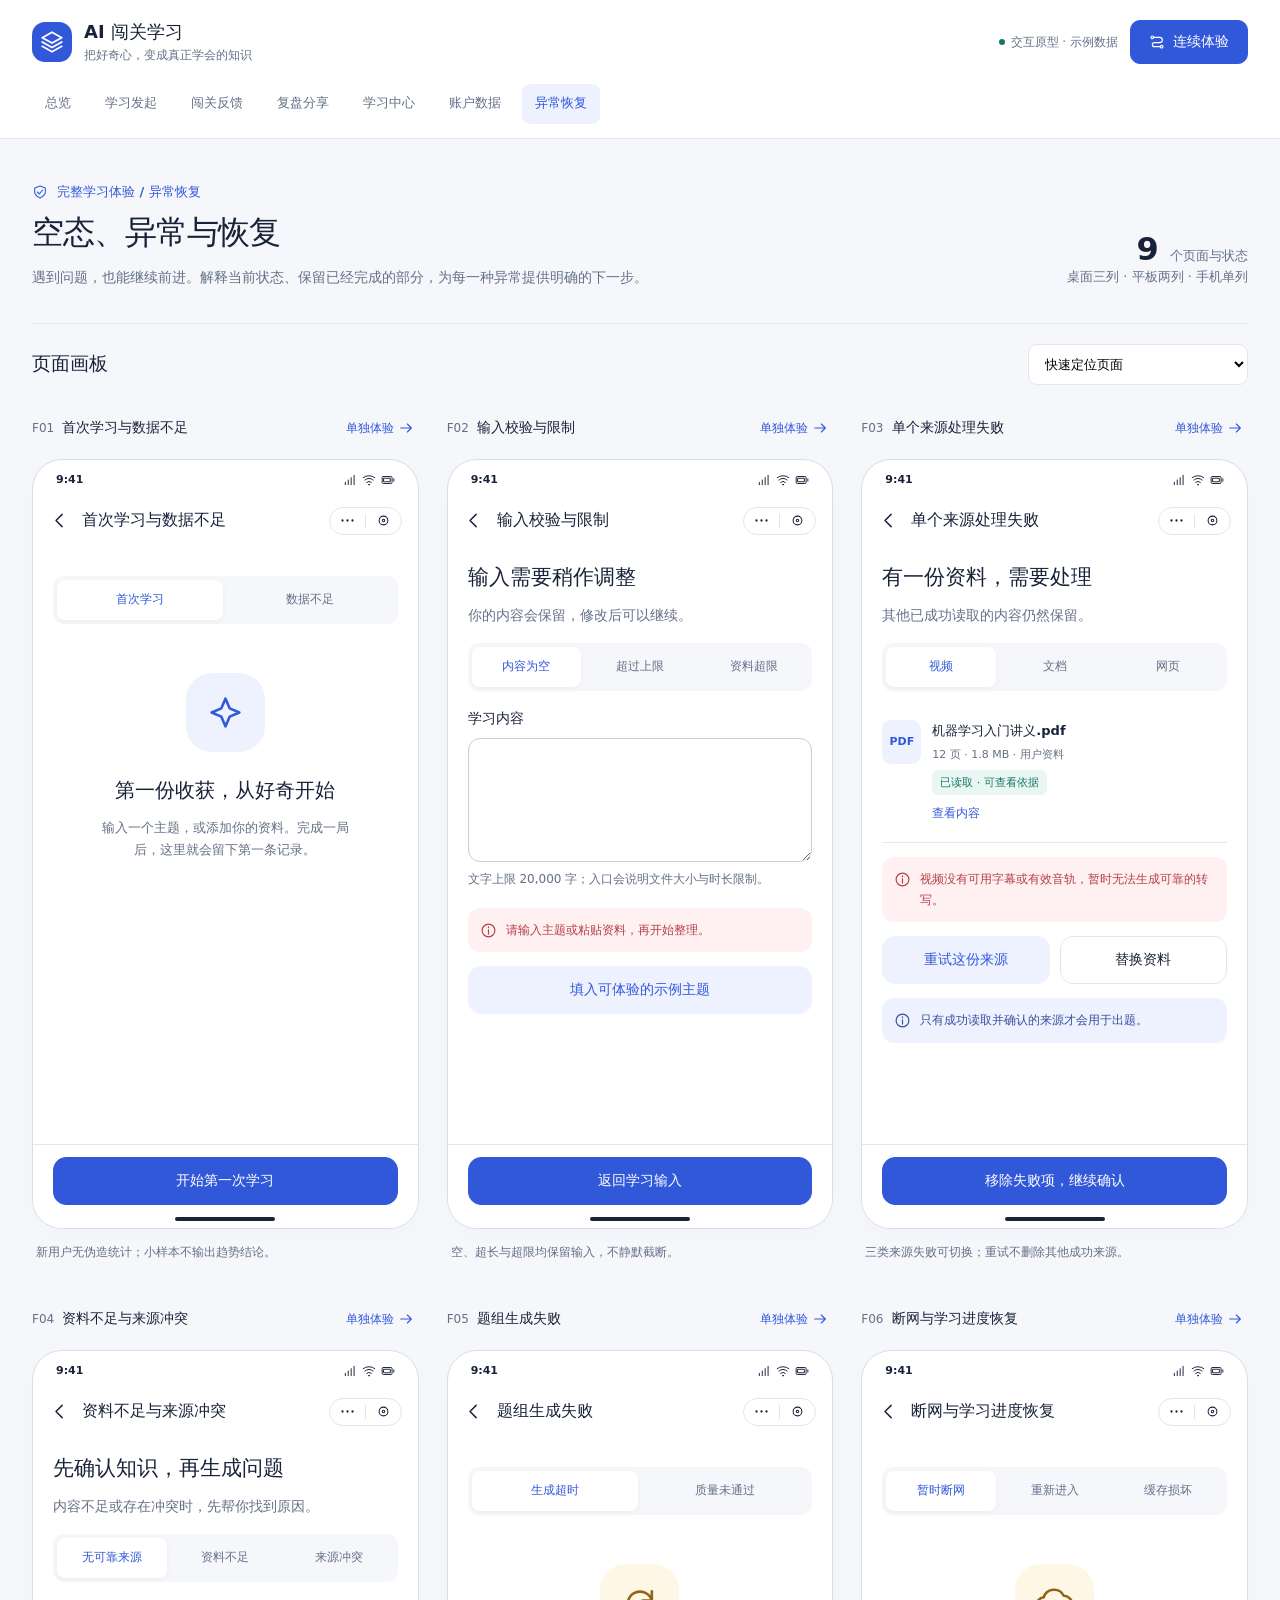
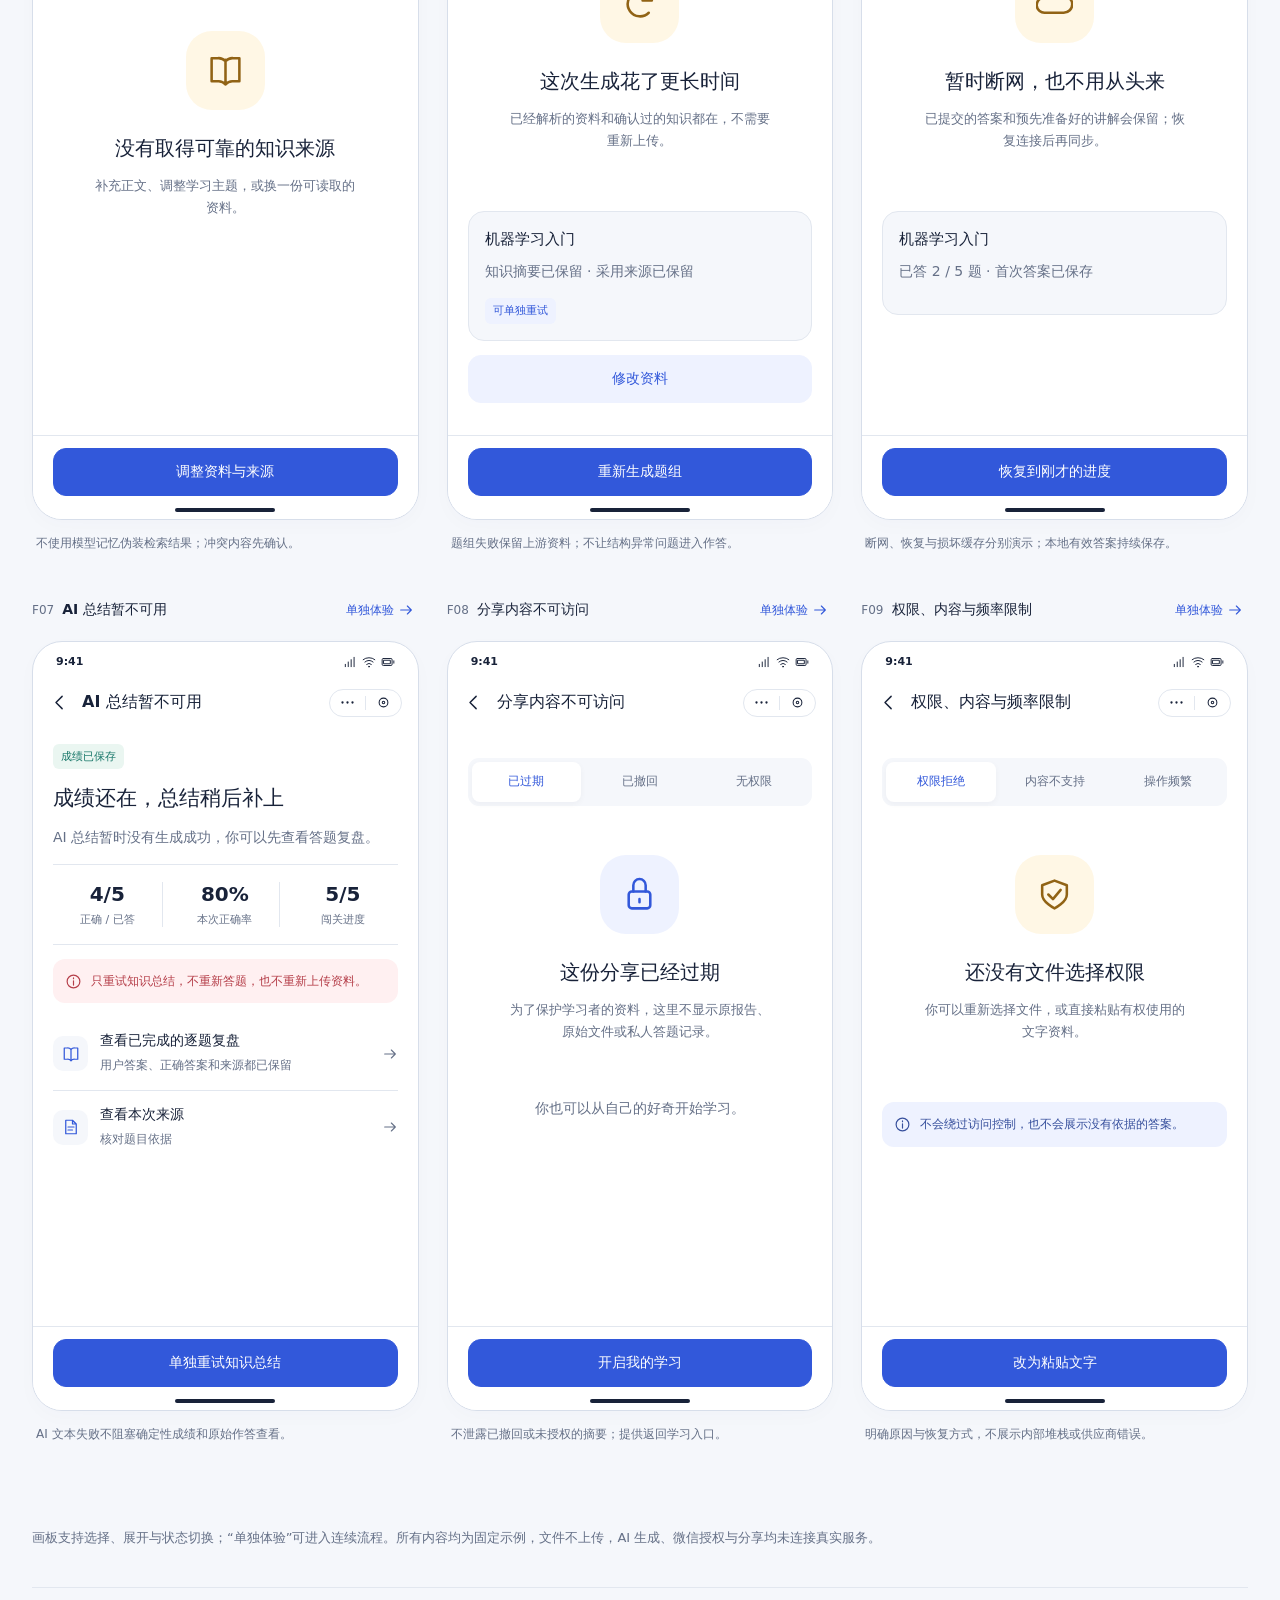
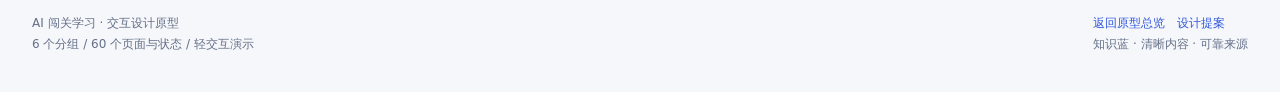
<file: prototype/06-empty-and-recovery.html>
<!doctype html>
<html lang="zh-CN">
<head>
<meta charset="utf-8">
<meta name="viewport" content="width=device-width,initial-scale=1,viewport-fit=cover">
<meta name="theme-color" content="#3258da">
<meta name="description" content="AI 闯关学习小程序：完整页面画板与轻交互原型，使用本地示例数据。">
<title>空态、异常与恢复 · AI 闯关学习</title>
<style>/* AI 闯关学习 · approved light visual system */
:root{color-scheme:light;--blue:#3258da;--blue-dark:#2546b8;--blue-soft:#eef2ff;--paper:#f5f7fb;--ink:#182239;--muted:#657087;--line:#e2e7ef;--green:#167668;--green-soft:#eaf6f1;--amber:#f5b94c;--amber-soft:#fff7e5;--red:#b53e49;--red-soft:#fff0f1;--white:#fff;--radius:20px;font-family:"PingFang SC","Microsoft YaHei",system-ui,sans-serif;color:var(--ink);background:var(--paper);font-synthesis:none}
*{box-sizing:border-box}body{margin:0}button,input,textarea,select{font:inherit}button,a,input,textarea,select{-webkit-tap-highlight-color:transparent}button,a{touch-action:manipulation}button{cursor:pointer}a{color:inherit;text-decoration:none}button:focus-visible,a:focus-visible,input:focus-visible,textarea:focus-visible,select:focus-visible,summary:focus-visible{outline:3px solid var(--blue);outline-offset:3px}button{transition:background .15s,color .15s,border-color .15s}button:active{filter:brightness(.94)}button:disabled{cursor:not-allowed;opacity:.5}button svg,a svg{flex-shrink:0}.icon{width:21px;height:21px;vertical-align:middle;fill:none;stroke:currentColor;stroke-width:1.65;stroke-linecap:round;stroke-linejoin:round}.small-icon{width:16px;height:16px}.muted{color:var(--muted)}.blue{color:var(--blue)}.green{color:var(--green)}.red{color:var(--red)}.small{font-size:13px;line-height:1.6}.tiny{font-size:12px}.sr-only{position:absolute;width:1px;height:1px;padding:0;overflow:hidden;clip:rect(0,0,0,0);white-space:nowrap;border:0}
.shell{max-width:1320px;margin:auto;padding:0 32px}.site-header{background:rgba(255,255,255,.96);border-bottom:1px solid var(--line)}.topbar{min-height:84px;display:flex;align-items:center;justify-content:space-between;gap:24px}.brand{display:flex;align-items:center;gap:12px;font-size:18px;font-weight:700;white-space:nowrap}.brand small{font-size:12px;font-weight:400;color:var(--muted);display:block;margin-top:3px}.brandmark{width:40px;height:40px;display:grid;place-items:center;background:var(--blue);color:white;border-radius:13px}.brandmark .icon{width:26px;height:26px}.top-actions{display:flex;align-items:center;gap:12px}.demo-label{font-size:12px;color:var(--muted);display:flex;align-items:center;gap:6px}.demo-label:before{content:"";width:6px;height:6px;border-radius:50%;background:var(--green)}.site-btn{border:1px solid var(--line);background:white;border-radius:10px;padding:12px 18px;display:inline-flex;align-items:center;justify-content:center;gap:8px;font-weight:600;font-size:14px;min-height:44px}.site-btn.primary{background:var(--blue);color:white;border-color:var(--blue)}.site-btn:hover{background:var(--blue-soft);color:var(--blue)}.site-btn.primary:hover{background:var(--blue-dark);color:white}.section-nav{display:flex;gap:8px;flex-wrap:wrap;padding:0 0 14px}.section-nav a{font-size:13px;color:var(--muted);padding:10px 13px;border-radius:8px;min-height:40px}.section-nav a.active{color:var(--blue);background:var(--blue-soft);font-weight:600}.section-nav a:hover{background:var(--paper)}
.intro{display:flex;justify-content:space-between;align-items:flex-end;gap:40px;padding:44px 0 32px}.intro h1{font-size:32px;letter-spacing:-1px;line-height:1.4;margin:9px 0 10px}.intro p{max-width:640px;font-size:14px;line-height:1.85;color:var(--muted);margin:0}.eyebrow{font-size:13px;color:var(--blue);font-weight:600;display:flex;align-items:center;gap:9px}.intro-aside{text-align:right;white-space:nowrap;color:var(--muted);font-size:13px;padding-bottom:5px}.intro-aside strong{font-size:32px;color:var(--ink);font-weight:600;margin-right:7px}.index-hero{display:grid;grid-template-columns:1.05fr 1fr;gap:60px;padding:58px 0 42px;align-items:center}.index-hero h1{font-size:46px;line-height:1.35;letter-spacing:-1.5px;margin:13px 0 20px;font-weight:650}.index-hero p{max-width:520px;font-size:15px;color:var(--muted);line-height:1.9}.hero-actions{display:flex;gap:12px;margin-top:27px;flex-wrap:wrap}.journey{position:relative;min-height:240px;display:flex;align-items:center;justify-content:center;gap:22px;border-radius:24px;background:#edf1fc;overflow:hidden}.journey:before{content:"";position:absolute;width:300px;height:300px;border-radius:50%;border:1px solid #d5ddf6;left:20%;top:-28px}.journey:after{content:"";position:absolute;width:420px;height:420px;border-radius:50%;border:1px solid #d5ddf6;left:10%;top:-88px}.journey-item{z-index:1;width:115px;padding:19px 10px;background:white;border:1px solid #dce3f4;border-radius:18px;text-align:center;box-shadow:0 12px 24px #243b7210}.journey-item:nth-child(2){transform:translateY(-18px)}.journey-item:nth-child(3){transform:translateY(18px)}.journey-item .icon{width:32px;height:32px;color:var(--blue);margin-bottom:13px}.journey-item strong{font-size:14px;display:block}.journey-item small{font-size:11px;color:var(--muted);display:block;margin-top:6px}.index-groups{display:grid;grid-template-columns:repeat(3,minmax(0,1fr));gap:16px;margin:0 0 44px}.group-link{padding:23px;background:white;border:1px solid var(--line);border-radius:14px;display:flex;gap:15px;align-items:center}.group-link:hover{border-color:#94a9ec;background:#fafbff}.group-link>span{color:var(--blue);background:var(--blue-soft);width:44px;height:44px;display:grid;place-items:center;border-radius:12px}.group-link strong{font-size:15px}.group-link p{font-size:12px;color:var(--muted);margin:7px 0 0}.group-link .arrow{margin-left:auto;color:var(--muted)}.review-note{font-size:13px;color:var(--muted);padding:15px 0 25px;line-height:1.7}.gallery-toolbar{display:flex;align-items:center;justify-content:space-between;gap:18px;margin-bottom:25px;padding-top:20px;border-top:1px solid var(--line)}.gallery-toolbar h2{margin:0;font-size:19px}.gallery-toolbar select{border:1px solid var(--line);border-radius:9px;padding:11px 35px 11px 12px;background:white;font-size:13px;max-width:220px}.screen-grid{display:grid;grid-template-columns:repeat(3,minmax(0,1fr));gap:38px 28px;padding-bottom:54px}.screen-card{min-width:0;scroll-margin-top:20px}.screen-caption{display:flex;align-items:center;justify-content:space-between;gap:10px;margin-bottom:12px;min-height:37px}.screen-caption h2{font-size:14px;margin:0;font-weight:600}.screen-id{font-size:12px;color:var(--muted);margin-right:8px;font-weight:400}.screen-caption button{border:0;background:transparent;color:var(--blue);font-size:12px;min-height:37px;padding:0 5px;display:flex;align-items:center;gap:4px}.screen-footnote{font-size:12px;color:var(--muted);margin:13px 4px 0;line-height:1.75}.phone{height:770px;background:var(--white);border:1px solid #d7deea;border-radius:30px;overflow:hidden;display:flex;flex-direction:column;position:relative;box-shadow:0 6px 20px #23375605;isolation:isolate}.statusbar{height:34px;flex-shrink:0;display:flex;justify-content:space-between;align-items:center;padding:6px 23px 0;font-size:11px;font-weight:600}.status-symbols{display:flex;align-items:center;gap:5px}.status-symbols .icon{width:14px;height:14px}.app-top{height:54px;padding:0 16px;display:flex;align-items:center;justify-content:space-between;gap:5px;flex-shrink:0}.app-title{font-size:16px;font-weight:600;display:flex;align-items:center;gap:5px;min-width:0}.app-title>span{overflow:hidden;text-overflow:ellipsis;white-space:nowrap}.app-top .back{background:transparent;border:0;width:36px;height:44px;display:grid;place-items:center;margin-left:-8px;color:var(--ink)}.capsule{border:1px solid var(--line);border-radius:20px;display:flex;align-items:center;justify-content:center;gap:10px;width:73px;height:28px;color:var(--ink);flex-shrink:0}.capsule i{height:14px;width:1px;background:var(--line)}.capsule .icon{width:15px;height:15px}.phone-content{flex:1;overflow-y:auto;overflow-x:hidden;overscroll-behavior:contain;padding:14px 20px 24px;scrollbar-width:thin;scrollbar-color:#d6deeb transparent}.phone-content:focus{outline-offset:-3px}.home-indicator{height:18px;flex-shrink:0;display:flex;justify-content:center;align-items:center;background:white}.home-indicator:after{content:"";height:4px;width:100px;background:var(--ink);border-radius:9px}.app-bottom{display:flex;border-top:1px solid var(--line);padding:8px 5px 0;justify-content:space-around;background:white;flex-shrink:0}.app-bottom button{border:0;background:transparent;color:var(--muted);display:flex;flex-direction:column;align-items:center;justify-content:center;gap:5px;font-size:11px;min-width:72px;min-height:48px}.app-bottom button.current{color:var(--blue);font-weight:600}.app-bottom .icon{width:21px;height:21px}.actionbar{padding:12px 20px 5px;background:white;border-top:1px solid var(--line);flex-shrink:0}.actionbar .btn{width:100%}.actionbar .helper{margin:0 0 9px;text-align:center;font-size:12px}.phone h1{font-size:27px;line-height:1.4;letter-spacing:-.7px;margin:3px 0 9px;font-weight:650}.phone h2{font-size:21px;line-height:1.5;margin:0 0 10px;font-weight:600}.phone h3{font-size:15px;line-height:1.5;margin:0;font-weight:600}.phone p{line-height:1.75;font-size:14px;margin:8px 0 15px}.phone .lead{font-size:14px;color:var(--muted);margin-top:0}.section-title{display:flex;align-items:center;justify-content:space-between;margin:25px 0 13px;gap:8px}.section-title button{color:var(--blue);font-size:12px;background:none;border:0;min-height:32px}.section-title a{font-size:12px;color:var(--blue)}.btn{min-height:48px;padding:12px 16px;border-radius:13px;border:1px solid var(--line);background:white;color:var(--ink);font-size:14px;font-weight:600;display:inline-flex;justify-content:center;align-items:center;gap:7px;line-height:1.4}.btn.primary{color:white;background:var(--blue);border-color:var(--blue)}.btn.primary:hover{background:var(--blue-dark)}.btn.secondary{background:var(--blue-soft);color:var(--blue);border-color:var(--blue-soft)}.btn.danger{color:var(--red);background:var(--red-soft);border-color:var(--red-soft)}.btn.full{width:100%}.button-row{display:flex;gap:10px}.button-row>.btn{flex:1;padding-left:10px;padding-right:10px}.text-btn{min-height:40px;background:none;border:0;color:var(--blue);font-size:13px;padding:8px 0}.softbox{background:var(--paper);border:1px solid var(--line);padding:16px;border-radius:16px;margin:14px 0}.bluebox{background:var(--blue-soft);border:1px solid #dce4fd;padding:18px;border-radius:18px;margin:14px 0}.notice{display:flex;align-items:flex-start;gap:9px;border-radius:12px;padding:12px;background:var(--amber-soft);font-size:12px;line-height:1.7;color:#755317;margin:14px 0}.notice .icon{width:17px;height:17px;flex-shrink:0;margin-top:2px}.notice.info{background:var(--blue-soft);color:#364f9c}.notice.success{background:var(--green-soft);color:var(--green)}.notice.error{background:var(--red-soft);color:var(--red)}.chip{display:inline-flex;align-items:center;gap:5px;border-radius:6px;padding:5px 8px;font-size:11px;line-height:1.4;background:var(--paper);color:var(--muted)}.chip.blue{background:var(--blue-soft);color:var(--blue)}.chip.green{background:var(--green-soft);color:var(--green)}.chip.red{background:var(--red-soft);color:var(--red)}.chip.amber{background:var(--amber-soft);color:#775218}.chips{display:flex;gap:7px;flex-wrap:wrap}.field{display:block;margin:19px 0}.field>span,.field>label{display:block;font-size:14px;font-weight:600;margin-bottom:10px}.field small{display:block;color:var(--muted);font-size:12px;margin-top:8px;line-height:1.6}.field input,.field textarea,.field select,.input{display:block;width:100%;border:1px solid #c7cfdd;background:white;border-radius:12px;padding:12px 13px;color:var(--ink);font-size:16px;min-width:0;line-height:1.65}.field textarea{resize:vertical;min-height:124px}.field input[type=checkbox]{width:18px;display:inline}.field input[type=date]{min-width:0}.input-composer{background:var(--paper);border:1px solid var(--line);border-radius:18px;margin-top:24px;overflow:hidden}.input-composer textarea{resize:vertical;min-height:142px;max-height:270px;padding:17px;width:100%;background:transparent;border:0;font-size:16px;line-height:1.75;color:var(--ink);display:block}.input-composer textarea::placeholder{color:#6d778c}.composer-foot{padding:0 15px 12px;display:flex;justify-content:space-between;font-size:11px;color:var(--muted)}.attach-grid{display:grid;grid-template-columns:repeat(3,1fr);gap:9px;margin:14px 0 19px}.attach-grid button{background:white;border:1px solid var(--line);border-radius:12px;padding:13px 5px;color:var(--ink);font-size:12px;display:flex;align-items:center;justify-content:center;gap:6px;min-height:47px}.attach-grid .icon{width:18px;height:18px;color:var(--blue)}.mode-line{display:flex;align-items:center;justify-content:space-between;padding:4px 0 17px;font-size:12px;color:var(--muted)}.mode-line button{background:transparent;border:0;color:var(--ink);min-height:35px;font-size:12px;display:flex;align-items:center;gap:6px}.resume{background:var(--blue-soft);padding:17px;border-radius:15px;margin-top:25px}.resume-head{display:flex;justify-content:space-between;font-size:12px;margin-bottom:8px;color:var(--blue)}.resume strong{font-size:14px;font-weight:600}.resume .resume-bottom{display:flex;justify-content:space-between;align-items:center;margin-top:7px}.resume .text-btn{min-height:30px;padding:0}.idea{display:block;text-align:left;background:none;border:0;border-bottom:1px solid var(--line);padding:13px 0;width:100%;font-size:13px;color:var(--ink);min-height:44px}.idea:last-child{border:0}.idea .icon{width:15px;height:15px;margin-right:5px;color:var(--blue)}.source-row{display:flex;align-items:flex-start;gap:11px;padding:15px 0;border-bottom:1px solid var(--line)}.source-row:last-child{border-bottom:0}.source-type{width:39px;height:44px;display:grid;place-items:center;background:var(--blue-soft);color:var(--blue);border-radius:9px;flex-shrink:0;font-size:11px;font-weight:700}.source-type.video{background:var(--amber-soft);color:#7c591a}.source-type.web{background:var(--green-soft);color:var(--green)}.source-info{flex:1;min-width:0}.source-info strong{font-size:13px;line-height:1.7;display:block;overflow-wrap:anywhere}.source-info p{font-size:11px;color:var(--muted);margin:3px 0 6px}.source-info .text-btn{font-size:12px;min-height:32px;padding:4px 5px 0 0}.source-row>button{border:0;background:none;color:var(--muted);width:36px;min-height:44px;flex-shrink:0}.dropzone{border:1.5px dashed #a7b7e9;border-radius:17px;background:#f8faff;padding:29px 15px;text-align:center;margin:21px 0}.dropzone>.icon{width:36px;height:36px;color:var(--blue);margin-bottom:13px}.dropzone strong{display:block;font-size:14px}.dropzone p{font-size:12px;color:var(--muted);margin:9px 0 16px}.dropzone .btn{min-height:40px;font-size:13px}.file-input{max-width:100%;font-size:12px;color:var(--muted);margin-top:14px}.file-input::file-selector-button{border:1px solid var(--line);border-radius:8px;background:white;padding:10px;margin-right:8px;color:var(--ink)}.choice-list{display:grid;gap:10px;margin:20px 0}.choice{display:flex;text-align:left;align-items:center;gap:12px;width:100%;padding:15px;border:1px solid #c7cfdd;border-radius:13px;background:white;min-height:62px;color:var(--ink)}.choice.selected{border-color:var(--blue);background:var(--blue-soft)}.choice .choice-copy{flex:1;min-width:0}.choice strong{display:block;font-size:14px}.choice small{display:block;margin-top:5px;font-size:12px;color:var(--muted);line-height:1.65}.choice>.icon{color:var(--blue)}.radio-dot{width:18px;height:18px;border:1.5px solid #8390a7;border-radius:50%;flex-shrink:0}.choice.selected .radio-dot{border:5px solid var(--blue)}.segment{display:flex;background:var(--paper);padding:4px;border-radius:11px;gap:4px;margin:14px 0}.segment button{flex:1;min-width:0;border:0;background:none;color:var(--muted);font-size:12px;padding:10px 6px;min-height:40px;border-radius:8px}.segment button.selected{background:white;color:var(--blue);box-shadow:0 2px 6px #1822390a;font-weight:600}.pills{display:flex;flex-wrap:wrap;gap:8px;margin:12px 0}.pills button{font-size:13px;background:white;border:1px solid #c7cfdd;padding:11px 14px;border-radius:10px;color:var(--ink);min-height:42px}.pills button.selected{border-color:var(--blue);color:var(--blue);background:var(--blue-soft)}.steps{margin:27px 0}.step{position:relative;display:flex;gap:14px;padding:0 0 26px;align-items:flex-start}.step:not(:last-child):before{content:"";position:absolute;left:14px;top:29px;bottom:0;width:1px;background:var(--line)}.step-circle{border-radius:50%;background:var(--paper);border:1px solid var(--line);height:29px;width:29px;display:grid;place-items:center;color:var(--muted);font-size:12px;flex-shrink:0}.step.done .step-circle{background:var(--green-soft);border-color:var(--green-soft);color:var(--green)}.step.active .step-circle{background:var(--blue);color:white;border-color:var(--blue);box-shadow:0 0 0 5px var(--blue-soft)}.step strong{display:block;font-size:14px;padding-top:4px}.step small{display:block;color:var(--muted);font-size:12px;margin-top:7px;line-height:1.7}.step .icon{width:15px;height:15px}.knowledge{padding:17px 0;border-bottom:1px solid var(--line);display:flex;gap:12px}.knowledge-num{font-size:12px;color:var(--blue);padding-top:3px;width:23px;flex-shrink:0}.knowledge p{font-size:12px;color:var(--muted);margin:7px 0}.knowledge h3{font-size:14px}.citation{border-left:3px solid var(--blue);background:var(--blue-soft);padding:14px 16px;border-radius:0 10px 10px 0;font-size:13px;line-height:1.8;margin:16px 0}.citation mark{background:#dbe4ff;color:var(--ink)}.citation small{display:block;color:var(--muted);margin-top:10px}.phone details{border:1px solid var(--line);border-radius:12px;padding:0 13px;margin:12px 0}.phone summary{list-style:none;cursor:pointer;min-height:44px;display:flex;align-items:center;justify-content:space-between;gap:8px;font-size:12px;color:var(--blue)}.phone summary:after{content:"＋"}.phone details[open] summary:after{content:"−"}.phone details p{font-size:13px}.quiz-progress{display:flex;gap:6px;margin:2px 0 17px}.quiz-progress span{height:5px;flex:1;background:#e9edf5;border-radius:8px}.quiz-progress span.done{background:var(--blue)}.quiz-meta{display:flex;justify-content:space-between;align-items:center;margin:0 0 21px}.quiz-counter{color:var(--muted);font-size:12px}.question-stem{font-size:20px!important;line-height:1.65!important;margin:18px 0 25px!important;font-weight:600}.options{display:grid;gap:11px}.option{display:flex;gap:12px;align-items:flex-start;width:100%;text-align:left;min-height:58px;border:1px solid #bec8d9;border-radius:12px;padding:15px 13px;background:white;color:var(--ink);font-size:15px;line-height:1.65;opacity:1!important}.option-key{font-size:12px;line-height:24px;text-align:center;width:24px;height:24px;flex-shrink:0;border-radius:50%;border:1px solid #b5c0d4;color:#58657d}.option.multi .option-key{border-radius:6px}.option.selected{background:var(--blue-soft);border-color:var(--blue)}.option.selected .option-key{background:var(--blue);color:white;border-color:var(--blue)}.option.correct{background:var(--green-soft);border-color:var(--green)}.option.wrong{background:var(--red-soft);border-color:var(--red)}.option.missed{background:var(--amber-soft);border-color:#b8821a}.option-label{flex:1}.answer-status{display:block;font-size:11px;margin-top:3px;font-weight:600}.feedback{margin-top:19px;padding:17px;border-radius:14px;background:var(--green-soft)}.feedback.error{background:var(--red-soft)}.feedback h3{color:var(--green);font-size:15px;display:flex;align-items:center;gap:7px}.feedback.error h3{color:var(--red)}.feedback p{font-size:12px;margin:8px 0 0}.explanation{padding:22px 0 0}.explanation h3{font-size:15px}.explanation p{font-size:13px;line-height:1.85}.report-hero{text-align:center;padding:8px 0 17px}.award{position:relative;width:74px;height:74px;border-radius:23px;background:var(--amber-soft);display:grid;place-items:center;margin:0 auto 18px;transform:rotate(-6deg)}.award .icon{width:40px;height:40px;color:#8e651d;transform:rotate(6deg)}.report-hero .score{font-size:50px;line-height:1.2;font-weight:650;letter-spacing:-2px;margin:15px 0 4px}.report-hero .score small{font-size:15px;font-weight:400;letter-spacing:0;color:var(--muted);margin-left:4px}.report-hero h2{font-size:22px}.report-hero p{margin:5px 0;font-size:13px;color:var(--muted)}.metrics{display:grid;grid-template-columns:repeat(3,minmax(0,1fr));padding:17px 0;border-top:1px solid var(--line);border-bottom:1px solid var(--line);gap:8px;margin:14px 0}.metrics>div{text-align:center;border-right:1px solid var(--line)}.metrics>div:last-child{border:0}.metrics strong{font-size:20px;font-weight:600;display:block;font-variant-numeric:tabular-nums}.metrics small{font-size:11px;color:var(--muted);display:block;margin-top:6px}.concept-flow{display:flex;align-items:center;gap:7px;flex-wrap:wrap;padding:16px 0}.concept-flow span{background:var(--blue-soft);color:var(--blue);padding:9px 12px;font-size:12px;border-radius:8px}.concept-flow .icon{width:15px;height:15px;color:var(--muted)}.list-row{display:flex;align-items:center;gap:12px;padding:15px 0;border-bottom:1px solid var(--line);width:100%;border-top:0;border-left:0;border-right:0;background:white;text-align:left;color:var(--ink);font-size:14px;min-height:56px}.list-row:last-child{border-bottom:0}.list-row .row-main{flex:1;min-width:0}.list-row small{display:block;font-size:12px;color:var(--muted);margin-top:6px;line-height:1.55}.list-row>span:last-child{flex-shrink:0}.list-row>.icon{color:var(--muted)}.row-badge{width:35px;height:35px;border-radius:10px;background:var(--paper);display:grid;place-items:center;color:var(--blue);flex-shrink:0}.row-badge .icon{width:18px;height:18px}.progress-track{height:6px;border-radius:8px;background:#e9eef6;margin:12px 0 5px;overflow:hidden}.progress-fill{height:100%;border-radius:8px;background:var(--blue)}.mini-stats{display:grid;grid-template-columns:1fr 1fr;gap:12px;margin:20px 0}.mini-stat{padding:16px;border-radius:14px;background:var(--paper)}.mini-stat strong{font-size:26px;display:block;font-weight:600;letter-spacing:-.5px}.mini-stat small{font-size:12px;color:var(--muted);display:block;margin-top:7px}.chart{width:100%;height:auto;margin:12px 0 0;overflow:visible}.chart text{font-family:inherit;font-size:10px;fill:var(--muted)}.chart line{stroke:var(--line)}.filter-row{display:flex;gap:8px;flex-wrap:wrap;margin:13px 0}.filter-row select{font-size:12px;min-height:40px;max-width:100%;border:1px solid var(--line);background:white;color:var(--ink);border-radius:9px;padding:7px 8px}.bar-row{margin:18px 0}.bar-row .bar-label{display:flex;justify-content:space-between;font-size:13px;gap:10px}.bar-row small{font-size:11px;color:var(--muted)}.share-card{position:relative;background:var(--blue);border-radius:19px;color:white;padding:25px 23px;margin:18px 0 22px;overflow:hidden;min-height:254px}.share-card:after{content:"";width:180px;height:180px;position:absolute;right:-95px;top:-70px;border:28px solid #ffffff12;border-radius:50%;pointer-events:none}.share-card h2{font-size:23px;margin:27px 0 13px;color:white}.share-card p{font-size:12px;color:#e1e7ff;line-height:1.8}.share-card .share-brand{display:flex;align-items:center;gap:8px;font-size:12px;color:#e1e7ff}.share-card .share-score{font-size:30px;font-weight:600;margin:10px 0}.share-bottom{display:flex;align-items:center;justify-content:space-between;margin-top:25px;font-size:11px;color:#e1e7ff}.share-symbol{width:39px;height:39px;border:1px solid #ffffff70;border-radius:10px;display:grid;place-items:center}.switch-row{display:flex;gap:10px;justify-content:space-between;align-items:center;padding:15px 0;border-bottom:1px solid var(--line);font-size:13px;min-height:54px}.switch-row>span{flex:1}.switch-row small{display:block;color:var(--muted);font-size:11px;margin-top:5px;line-height:1.6}.switch{appearance:none;cursor:pointer;width:40px;height:24px;background:#adb7c8;border:0;border-radius:20px;position:relative;flex-shrink:0;margin:0}.switch:before{content:"";position:absolute;width:18px;height:18px;border-radius:50%;left:3px;top:3px;background:white;transition:transform .16s}.switch:checked{background:var(--blue)}.switch:checked:before{transform:translateX(16px)}.empty{text-align:center;padding:35px 9px 23px}.empty-icon{width:79px;height:79px;border-radius:26px;background:var(--blue-soft);color:var(--blue);display:grid;place-items:center;margin:0 auto 23px}.empty-icon .icon{height:37px;width:37px}.empty-icon.warning{background:var(--amber-soft);color:#916315}.empty-icon.error{background:var(--red-soft);color:var(--red)}.empty p{font-size:13px;color:var(--muted);max-width:260px;margin:12px auto 21px}.empty h2{font-size:20px}.avatar{width:56px;height:56px;border-radius:18px;background:var(--blue-soft);color:var(--blue);display:grid;place-items:center;font-size:20px;font-weight:600;flex-shrink:0}.profile{display:flex;align-items:center;gap:14px;margin:17px 0 28px}.profile h2{font-size:21px;margin:0 0 5px}.profile p{font-size:12px;color:var(--muted);margin:0}.terms{font-size:12px!important;color:var(--muted);line-height:1.9!important}.checkline{display:flex;gap:9px;align-items:flex-start;font-size:12px;line-height:1.9;margin:19px 0}.checkline input{width:17px;height:17px;margin:3px 0;accent-color:var(--blue);flex-shrink:0}.checkline a{color:var(--blue);text-decoration:underline}.modal-preview{background:#f0f3f9;margin:-14px -20px -24px;padding:32px 20px;min-height:100%;display:flex;align-items:center;justify-content:center}.confirm-box{width:100%;border-radius:20px;background:white;padding:24px 20px;box-shadow:0 10px 40px #18223910}.confirm-box h2{font-size:20px}.confirm-box p{font-size:13px;color:var(--muted)}.checkmark-circle{display:grid;place-items:center;width:44px;height:44px;background:var(--green-soft);color:var(--green);border-radius:50%;margin-bottom:17px}.inline-error{font-size:12px!important;color:var(--red)!important;margin:8px 0!important}.privacy-list{padding-left:19px;color:var(--muted);font-size:13px;line-height:2}.skeleton{height:13px;border-radius:5px;background:#e9edf5;margin:11px 0}.skeleton.short{width:60%}.version{font-size:11px;color:var(--muted);text-align:center;margin:25px 0 5px}.foot{border-top:1px solid var(--line);padding:25px 0 36px;color:var(--muted);font-size:12px;display:flex;justify-content:space-between;gap:20px;line-height:1.8}.foot a{color:var(--blue)}.toast{position:fixed;bottom:25px;left:50%;transform:translateX(-50%);max-width:calc(100% - 32px);padding:13px 21px;border-radius:13px;background:var(--ink);color:white;font-size:13px;line-height:1.7;box-shadow:0 5px 20px #0002;z-index:100;pointer-events:none}.toast[hidden]{display:none}.demo-dialog{border:0;padding:0;background:transparent;max-width:calc(100% - 24px);max-height:calc(100dvh - 24px);width:435px;overflow:visible}.demo-dialog::backdrop{background:#132141b3;backdrop-filter:blur(5px)}.demo-wrap{background:white;border-radius:25px;overflow:hidden;box-shadow:0 30px 90px #0003}.demo-toolbar{display:flex;align-items:center;justify-content:space-between;padding:11px 17px;background:var(--paper);font-size:12px;color:var(--muted);gap:10px}.demo-toolbar button{border:0;background:white;border-radius:8px;display:grid;place-items:center;width:34px;height:34px;color:var(--ink)}.demo-dialog .phone{border:0;border-radius:0;height:min(790px,calc(100dvh - 83px));box-shadow:none}.demo-toolbar strong{font-size:12px;font-weight:500}.demo-dialog .phone-content{padding-top:12px}.demo-dialog .statusbar{display:none}.demo-dialog .app-top{height:54px}.demo-actions{display:flex;gap:6px}.demo-dialog .home-indicator{height:max(18px,env(safe-area-inset-bottom))}.table{border-collapse:collapse;width:100%;font-size:12px;margin:16px 0}.table th,.table td{padding:12px 5px;text-align:left;border-bottom:1px solid var(--line)}.table th{color:var(--muted);font-weight:400}.table td:last-child,.table th:last-child{text-align:right}.row-spread{display:flex;align-items:center;justify-content:space-between;gap:10px}.spacer{height:14px}.record-date{font-size:11px;color:var(--muted);padding-top:17px}.invalid-note{font-size:12px;color:var(--red);padding:11px;background:var(--red-soft);border-radius:9px}.load-orbit{width:96px;height:96px;position:relative;display:grid;place-items:center;background:var(--blue-soft);border-radius:30px;margin:20px auto 30px;color:var(--blue)}.load-orbit>.icon{width:41px;height:41px}.load-orbit:before{content:"";position:absolute;inset:-9px;border:1px dashed #aabcf4;border-radius:39px}.load-orbit:after{content:"";width:9px;height:9px;border-radius:50%;position:absolute;background:var(--blue);top:-13px;left:43px}.article-copy{font-size:14px;line-height:1.95}.article-copy p{font-size:14px;line-height:1.95}.danger-area{padding:20px 0;margin-top:20px;border-top:1px solid var(--line)}.center{text-align:center}.error-list button{margin-top:10px}.flash{animation:highlight .8s ease}@keyframes highlight{50%{box-shadow:0 0 0 5px #3258da24}}
@media(min-width:1600px){.shell{max-width:1390px}.screen-grid{gap:42px 42px}.phone{height:800px}}
@media(max-width:1130px){.screen-grid{grid-template-columns:repeat(2,minmax(0,1fr));gap:36px 30px;max-width:860px;margin:auto}.index-groups{grid-template-columns:repeat(2,minmax(0,1fr))}.index-hero h1{font-size:37px}.journey{gap:11px}.journey-item{width:99px}.intro{gap:20px}.index-hero{gap:28px}}
@media(max-width:720px){.shell{padding:0 18px}.topbar{min-height:74px;gap:10px}.brand{font-size:15px;gap:8px}.brandmark{width:34px;height:34px;border-radius:10px}.brand small{font-size:10px}.top-actions .demo-label{display:none}.top-actions .site-btn{padding:10px 12px;font-size:12px}.section-nav{gap:3px;padding-bottom:12px}.section-nav a{font-size:11px;padding:8px}.intro{padding:28px 0 24px;align-items:flex-start}.intro h1{font-size:26px}.intro p{font-size:13px}.intro-aside{display:none}.index-hero{display:block;padding:30px 0}.index-hero h1{font-size:34px;letter-spacing:-1px}.index-hero p{font-size:14px}.journey{margin-top:28px;min-height:190px}.journey-item{width:94px;padding:15px 7px}.journey-item strong{font-size:12px}.index-groups{gap:9px;margin-bottom:30px}.group-link{padding:15px 12px;gap:9px;align-items:flex-start}.group-link>span{width:30px;height:30px;border-radius:9px;flex-shrink:0}.group-link>span .icon{width:17px}.group-link strong{font-size:12px}.group-link p{font-size:11px;line-height:1.6}.group-link .arrow{display:none}.screen-grid{grid-template-columns:1fr;max-width:430px;gap:30px}.gallery-toolbar{gap:12px}.gallery-toolbar h2{font-size:17px}.gallery-toolbar select{max-width:165px;font-size:12px}.phone{height:780px;border-radius:23px}.foot{display:block}.foot>span{display:block;margin-bottom:8px}.demo-dialog{max-width:calc(100% - 16px);max-height:calc(100dvh - 16px)}.demo-dialog .phone{height:calc(100dvh - 76px)}.hero-actions{gap:8px}.hero-actions .site-btn{font-size:13px}}
@media(max-width:370px){.shell{padding:0 12px}.phone-content{padding-left:16px;padding-right:16px}.actionbar{padding-left:16px;padding-right:16px}.brand small{display:none}.index-hero h1{font-size:30px}.topbar{gap:5px}.section-nav a{font-size:10px}.group-link{display:block}.group-link>span{margin-bottom:10px}.journey{gap:9px}.journey-item{width:85px}.phone{height:760px}.phone h1{font-size:25px}}
@media(prefers-reduced-motion:reduce){*,*:before,*:after{scroll-behavior:auto!important;animation:none!important;transition:none!important}}
@media(max-width:370px){.modal-preview{margin-left:-16px;margin-right:-16px;padding-left:16px;padding-right:16px}}
@media print{.site-header,.top-actions,.gallery-toolbar,.screen-caption button,.foot,.demo-dialog,.toast{display:none}.shell{padding:0}.screen-grid{grid-template-columns:repeat(3,1fr);gap:14px}.phone{height:auto;min-height:690px;box-shadow:none}.phone-content{overflow:visible}.screen-card{break-inside:avoid}.intro{padding:15px 0}.screen-footnote{font-size:10px}}
</style>
</head>
<body data-group="F">
<noscript>请启用 JavaScript 查看交互原型。所有脚本已经内嵌，无需联网。</noscript>
<script>"use strict";
window.PrototypeData = (() => {
  const groups = [
    {key:'A',file:'01-start-and-sources.html',title:'学习发起与资料来源',short:'学习发起',icon:'layers',desc:'从一个问题出发，让每一份资料都有去处。支持文字、文档、视频、网页与组合资料，确认知识与来源后再开始闯关。',names:['首页与学习入口','长文本与学习目标','添加学习文档','视频文件与链接','网页链接','组合学习资料','知识获取方式','指定来源范围','来源处理进度','知识摘要确认','来源清单与失败项','原文与来源定位']},
    {key:'B',file:'02-quiz-and-feedback.html',title:'闯关与即时反馈',short:'闯关反馈',icon:'route',desc:'每次专注一道题，每次提交都多理解一点。三种题型、即时讲解与可追溯的依据，组成有节奏的学习过程。',names:['闯关设置','生成与校验进度','准备开始闯关','单选题','多选题','判断题','回答正确与讲解','漏选、错选与讲解','保存进度与提前结束']},
    {key:'C',file:'03-review-and-sharing.html',title:'复盘与分享',short:'复盘分享',icon:'award',desc:'让一次学习留下清晰的收获。知识总结、逐题复盘与来源一起沉淀，分享时由你决定别人能看到什么。',names:['完整通关报告','知识总结与关系','逐题作答复盘','报告来源清单','错题复习与重新挑战','未完成学习报告','分享范围与卡片预览','好友收到的学习摘要','分享管理与撤回']},
    {key:'D',file:'04-learning-center.html',title:'学习中心与阶段报告',short:'学习中心',icon:'chart',desc:'回看走过的路，找到下一步。用真实作答记录连接学习趋势、薄弱知识点、错题复习与阶段报告。',names:['个人学习概览','多维筛选','学习历史记录','单次学习记录详情','题型表现分析','主题与知识点分析','我的错题本','错题详情与复习改善','阶段报告中心','生成阶段报告','阶段学习报告','指标口径与记录追溯']},
    {key:'E',file:'05-account-and-data.html',title:'账户与数据管理',short:'账户数据',icon:'user',desc:'轻松开始，自主保存。游客随时学习，登录后合并记录；个人资料、分享授权与数据管理始终清晰可控。',names:['我的与账户入口','按需微信授权登录','合并游客学习记录','同步与登录恢复','隐私、协议与 AI 说明','个人数据管理','删除影响与二次确认','导出个人学习数据','问题反馈与处理进度']},
    {key:'F',file:'06-empty-and-recovery.html',title:'空态、异常与恢复',short:'异常恢复',icon:'shield',desc:'遇到问题，也能继续前进。解释当前状态、保留已经完成的部分，为每一种异常提供明确的下一步。',names:['首次学习与数据不足','输入校验与限制','单个来源处理失败','资料不足与来源冲突','题组生成失败','断网与学习进度恢复','AI 总结暂不可用','分享内容不可访问','权限、内容与频率限制']}
  ];
  const questions = [
    {type:'single',tag:'模型与数据',stem:'在机器学习中，训练数据最主要的作用是什么？',options:['让模型从样本中学习规律','保证模型永远不会出错','替代对模型效果的评估','直接决定所有问题的答案'],correct:[0],why:'训练数据为模型提供样本，模型从中学习输入与输出之间的规律。学习到的规律仍需要在未参与训练的数据上检验。',wrong:'更多训练数据不代表绝对正确；评估和泛化能力检验仍然必要。',page:'3',quote:'模型通过训练样本学习规律，并将学到的规律用于新样本。'},
    {type:'single',tag:'训练与推理',stem:'训练完成后，用模型判断一封新邮件是否为垃圾邮件，属于哪个过程？',options:['重新标注','推理','训练集划分','参数初始化'],correct:[1],why:'推理是训练后的模型对新输入产生预测的过程。模型在这里使用已经学到的参数判断新邮件。',wrong:'训练用于学习参数；标注用于准备样本标签，两者都不是此次预测操作。',page:'4',quote:'训练阶段学习参数，推理阶段使用已学参数对新输入进行预测。'},
    {type:'multiple',tag:'模型评估',stem:'哪些做法有助于评估模型对新数据的表现？',options:['使用独立的测试集','只查看训练集上的准确率','进行交叉验证','反复调整测试集直到分数满意'],correct:[0,2],why:'独立测试集提供未参与训练的样本；交叉验证通过多次划分训练与验证数据，帮助评估模型表现的稳定性。',wrong:'只看训练准确率无法判断泛化表现；为提高分数调整测试集会破坏评估的客观性。',page:'8',quote:'通过独立测试集或交叉验证评估泛化表现，避免根据测试结果反复调整测试集。'},
    {type:'multiple',tag:'过拟合',stem:'以下哪些现象可能提示模型出现了过拟合？',options:['训练集表现很好，测试集明显较差','模型过度记住了训练样本的细节','训练集和测试集均表现稳定','从未对新数据进行任何测试'],correct:[0,1],why:'过拟合表现为对训练样本的细节甚至噪声过度适应，导致训练表现与新数据表现之间出现明显差距。',wrong:'稳定的训练与测试表现不支持过拟合判断；没有测试时，信息不足以确认是否过拟合。',page:'6',quote:'过度适应训练样本的细节与噪声，可能使模型在新数据上表现下降。'},
    {type:'boolean',tag:'数据划分',stem:'测试集应尽量独立于训练过程，用来检查模型对新数据的表现。',options:['正确','错误'],correct:[0],why:'独立测试集能帮助观察模型在未见数据上的表现。如果测试数据参与训练，评估结果就可能偏乐观。',wrong:'将测试集用于训练会引入数据泄漏，无法客观反映泛化能力。',page:'7',quote:'保留未参与模型训练的测试数据，用于最终效果检验。'},
    {type:'single',tag:'数据划分',stem:'为了更客观地检验模型效果，应该优先保留哪类数据？',options:['模型已经反复学习过的数据','未参与训练的数据','只有预测正确的数据','删除所有困难样本后的数据'],correct:[1],why:'未参与训练的数据能更好地模拟未来遇到的新样本，用于检验模型学到的规律是否有效。',wrong:'只保留简单或正确样本会引入偏差，反复见过的数据无法代表真实泛化。',page:'7',quote:'保留未参与模型训练的测试数据，用于最终效果检验。'},
    {type:'multiple',tag:'训练与推理',stem:'关于训练和推理，哪些说法符合学习资料？',options:['训练用于从样本学习参数','推理使用训练后的参数作出预测','每一次推理都必须重新训练模型','推理结果仍可能出现错误'],correct:[0,1,3],why:'训练与推理承担不同任务。推理利用已学到的参数产生预测，但模型不能保证任何新样本上的结果都正确。',wrong:'使用已学参数进行推理，不要求每次都重新训练。',page:'4',quote:'训练阶段学习参数，推理阶段使用已学参数对新输入进行预测。预测仍需结合实际效果判断。'},
    {type:'boolean',tag:'模型评估',stem:'只要训练集准确率足够高，就能保证模型在所有新数据上都表现良好。',options:['正确','错误'],correct:[1],why:'训练集上的高分不意味着泛化能力强。需要使用独立数据检验，警惕模型只记住训练样本。',wrong:'“所有新数据”是无法由训练集准确率支持的保证。',page:'8',quote:'训练集上的表现不能代替对新数据上泛化表现的评估。'},
    {type:'single',tag:'过拟合',stem:'模型将训练数据中的噪声也当成规律，最需要关注什么问题？',options:['输入格式','过拟合','文件大小','标签名称'],correct:[1],why:'学习到训练数据中偶然出现的噪声，可能使模型无法适应新数据，这是过拟合的典型风险。',wrong:'文件格式和名称不能解释模型过度记忆噪声造成的泛化问题。',page:'6',quote:'过度适应训练样本的细节与噪声，可能使模型在新数据上表现下降。'},
    {type:'boolean',tag:'模型与数据',stem:'模型的预测结果需要经过评估，不能仅凭模型已经训练完成就认为可信。',options:['正确','错误'],correct:[0],why:'训练完成仅意味着执行了学习过程，不意味着对新数据的预测质量已经得到验证。还应开展效果评估。',wrong:'训练完成和效果可靠是两个不同的判断。',page:'8',quote:'训练集上的表现不能代替对新数据上泛化表现的评估。'}
  ];
  const sourceText='机器学习是一种从数据中学习规律的方法。模型通过训练样本学习输入与输出之间的关系，并将学到的规律用于新样本。训练阶段学习参数，推理阶段使用已学参数对新输入进行预测。预测仍需结合实际效果判断。\n\n训练数据、验证数据和测试数据具有不同的用途。保留未参与模型训练的测试数据，用于最终效果检验。将测试数据反复用于训练会导致数据泄漏，使最终评估不能客观反映模型对新数据的表现。\n\n过拟合是指模型过度适应训练样本的细节与噪声，可能使模型在新数据上表现下降。训练集表现良好、测试集明显较差，是需要关注的信号。通过独立测试集或交叉验证评估泛化表现，避免根据测试结果反复调整测试集。训练集上的表现不能代替对新数据上泛化表现的评估。';
  const sources=[{id:'guide',type:'PDF',name:'机器学习入门讲义.pdf',detail:'12 页 · 1.8 MB · 用户资料',status:'accepted'},{id:'web',type:'WEB',name:'模型评估笔记',detail:'网页示例 · 第 2–4 段',status:'accepted'},{id:'video',type:'VIDEO',name:'第 2 课：模型评估.mp4',detail:'08:24 · 26 MB · 视频示例',status:'failed'}];
  const lessons=['模型与数据','训练与推理','过拟合与泛化','训练集与测试集','评估方法'];
  const history=Array.from({length:6},(_,i)=>({id:'seed-'+i,title:['机器学习入门','理解数据划分','认识训练与推理','模型评估基础','数据与模型','机器学习小练习'][i],date:['2026-09-28','2026-09-27','2026-09-27','2026-09-26','2026-09-26','2026-09-25'][i],theme:'机器学习',complete:true,answers:[true,true,false,true,true],types:['single','single','multiple','multiple','boolean'],tags:['模型与数据','训练与推理','模型评估','过拟合','数据划分']}));
  return {groups,questions,sourceText,sources,lessons,history};
})();

"use strict";
(() => {
const D=window.PrototypeData, $=(s,r=document)=>r.querySelector(s), $$=(s,r=document)=>[...r.querySelectorAll(s)];
const esc=v=>String(v??'').replace(/[&<>"']/g,c=>({'&':'&amp;','<':'&lt;','>':'&gt;','"':'&quot;',"'":'&#39;'}[c]));
const paths={
 layers:'<path d="m12 3 9 5-9 5-9-5 9-5Z"/><path d="m3 12 9 5 9-5M3 16l9 5 9-5"/>',
 route:'<circle cx="5" cy="5" r="2"/><circle cx="19" cy="19" r="2"/><path d="M7 5h9a4 4 0 0 1 0 8H8a3 3 0 0 0 0 6h9"/>',
 chart:'<path d="M4 3v17h17M8 15v-4m5 4V7m5 8V4"/>',
 award:'<circle cx="12" cy="9" r="6"/><path d="m8 14-2 8 6-3 6 3-2-8m-7-5 2 2 4-4"/>',
 user:'<circle cx="12" cy="8" r="4"/><path d="M4 21v-2a8 8 0 0 1 16 0v2"/>',
 shield:'<path d="m12 3 8 3v6c0 5-8 9-8 9s-8-4-8-9V6l8-3Z"/><path d="m8 12 3 3 5-6"/>',
 arrow:'<path d="M4 12h16m-6-6 6 6-6 6"/>',back:'<path d="m15 5-7 7 7 7"/>',down:'<path d="m6 9 6 6 6-6"/>',close:'<path d="m6 6 12 12M6 18 18 6"/>',
 more:'<circle cx="4" cy="12" r="1"/><circle cx="12" cy="12" r="1"/><circle cx="20" cy="12" r="1"/>',circle:'<circle cx="12" cy="12" r="7"/><circle cx="12" cy="12" r="2"/>',
 file:'<path d="M14 3H5v18h14V8l-5-5Zm0 0v5h5M8 12h8m-8 4h6"/>',video:'<rect x="3" y="5" width="18" height="14" rx="3"/><path d="m10 9 5 3-5 3V9Z"/>',
 link:'<path d="m10 13 4-4m-6 6-1 1a4 4 0 0 1-6-6l5-5a4 4 0 0 1 6 0m0 6 1-1a4 4 0 0 1 6 6l-5 5a4 4 0 0 1-6 0" transform="translate(2 -1)"/>',
 globe:'<circle cx="12" cy="12" r="9"/><ellipse cx="12" cy="12" rx="4" ry="9"/><path d="M3 12h18"/>',plus:'<path d="M12 5v14M5 12h14"/>',
 spark:'<path d="m12 3 2.7 6.3L21 12l-6.3 2.7L12 21l-2.7-6.3L3 12l6.3-2.7L12 3Z"/>',check:'<path d="m5 12 4 4L19 6"/>',info:'<circle cx="12" cy="12" r="9"/><path d="M12 11v6m0-10v1"/>',
 clock:'<circle cx="12" cy="12" r="9"/><path d="M12 6v6l4 2"/>',upload:'<path d="M5 15v5h14v-5M12 16V3m-5 5 5-5 5 5"/>',book:'<path d="M12 5v16M3 4h4a6 6 0 0 1 5 2 6 6 0 0 1 5-2h4v15h-4a6 6 0 0 0-5 2 6 6 0 0 0-5-2H3V4Z"/>',
 refresh:'<path d="M20 10a8 8 0 1 0-2 8M20 4v6h-6"/>',share:'<circle cx="18" cy="5" r="3"/><circle cx="6" cy="12" r="3"/><circle cx="18" cy="19" r="3"/><path d="m9 10 6-4m-6 8 6 4"/>',
 trash:'<path d="M3 6h18M9 6V3h6v3M5 6l1 15h12l1-15M10 10v7m4-7v7"/>',filter:'<path d="M3 5h18l-7 8v6l-4 2v-8L3 5Z"/>',target:'<circle cx="12" cy="12" r="9"/><circle cx="12" cy="12" r="5"/><circle cx="12" cy="12" r="1"/>',
 wifi:'<path d="M2 8a16 16 0 0 1 20 0M5 12a11 11 0 0 1 14 0m-11 4a6 6 0 0 1 8 0"/><circle cx="12" cy="20" r=".8"/>',signal:'<path d="M4 20v-4m5 4v-8m5 8V8m5 12V4"/>',battery:'<rect x="2" y="6" width="17" height="12" rx="2"/><path d="M22 10v4M5 9h11v6H5Z"/>',
 home:'<path d="m3 10 9-7 9 7v11h-7v-7h-4v7H3V10Z"/>',settings:'<path d="M4 7h16M4 17h16"/><circle cx="9" cy="7" r="3" fill="white"/><circle cx="16" cy="17" r="3" fill="white"/>',
 download:'<path d="M5 16v5h14v-5M12 3v13m-5-5 5 5 5-5"/>',lock:'<rect x="5" y="10" width="14" height="11" rx="2"/><path d="M8 10V6a4 4 0 0 1 8 0v4m-4 5v2"/>',
 chat:'<path d="M21 11a9 9 0 0 1-9 9H4l-2 2V11a9 9 0 0 1 19 0Z"/><path d="M7 10h10m-10 4h6"/>',cloud:'<path d="M6 18a5 5 0 0 1-1-10 7 7 0 0 1 13-1 5.5 5.5 0 0 1 0 11H6Z"/>',mail:'<rect x="3" y="5" width="18" height="14" rx="2"/><path d="m3 6 9 7 9-7"/>'
};
const icon=(n,cls='')=>`<svg class="icon ${cls}" aria-hidden="true" viewBox="0 0 24 24">${paths[n]||paths.file}</svg>`;
const btn=(label,action='go',value='',style='primary',extra='')=>`<button type="button" class="btn ${style}" data-action="${action}" data-value="${esc(value)}" ${extra}>${label}</button>`;
const go=(label,id,style='primary')=>btn(label,'go',id,style);
const notice=(text,t='info')=>`<div class="notice ${t}">${icon(t==='success'?'check':'info')}<span>${text}</span></div>`;
const chip=(text,t='')=>`<span class="chip ${t}">${text}</span>`;
const title=(name,sub='')=>`<h2>${name}</h2>${sub?`<p class="lead">${sub}</p>`:''}`;
const heading=(name,action='')=>`<div class="section-title"><h3>${name}</h3>${action}</div>`;
const linkbtn=(name,id)=>`<button class="text-btn" data-action="go" data-value="${id}">${name}</button>`;
const progress=p=>`<div class="progress-track"><div class="progress-fill" style="width:${p}%"></div></div>`;
const field=(label,name,value='',type='text',help='')=>`<label class="field"><span>${label}</span><input data-field="${name}" type="${type}" value="${esc(value)}">${help?`<small>${help}</small>`:''}</label>`;
const textfield=(label,name,value='',help='')=>`<label class="field"><span>${label}</span><textarea data-field="${name}">${esc(value)}</textarea>${help?`<small>${help}</small>`:''}</label>`;
const row=(name,sub,ic,target,right='')=>`<button class="list-row" data-action="go" data-value="${target}"><span class="row-badge">${icon(ic)}</span><span class="row-main">${name}${sub?`<small>${sub}</small>`:''}</span>${right||icon('arrow','small-icon')}</button>`;
const error=s=>s.error?`<p class="inline-error" role="alert">${esc(s.error)}</p>`:'';
const segments=(items,selected,action='set',fieldName='tab')=>`<div class="segment">${items.map(([v,t])=>`<button type="button" class="${selected===v?'selected':''}" aria-pressed="${selected===v}" data-action="${action}" data-field-name="${fieldName}" data-value="${v}">${t}</button>`).join('')}</div>`;
const pills=(items,selected,fieldName)=>`<div class="pills">${items.map(([v,t])=>`<button type="button" class="${String(selected)===String(v)?'selected':''}" aria-pressed="${String(selected)===String(v)}" data-action="set" data-field-name="${fieldName}" data-value="${v}">${t}</button>`).join('')}</div>`;
const switchrow=(label,name,checked,sub='')=>`<label class="switch-row"><span>${label}${sub?`<small>${sub}</small>`:''}</span><input class="switch" type="checkbox" data-field="${name}" ${checked?'checked':''} aria-label="${label}"></label>`;
const sampleAnswers=()=>[[0],[1],[0],[0,1],[0]];
function fresh(){return {id:'A01',trail:[],theme:'机器学习入门',input:'',text:D.sourceText,goal:'用通俗方式理解基本概念，学会判断模型效果。',url:'',videoUrl:'',sourceScope:'',mode:'web',sources:structuredClone(D.sources),count:5,qtype:'mixed',difficulty:'mixed',qids:[0,1,2,3,4],qi:0,answers:[],selection:[],quizStarted:false,completed:false,early:false,invalid:[],settingsTab:'file',viewTab:'summary',centerTab:'overview',period:'week',topicFilter:'all',typeFilter:'all',statusFilter:'all',knowledgeFilter:'all',search:'',reportPeriod:'week',from:'2026-09-22',to:'2026-09-28',reportTopic:'all',reports:[{id:'r1',name:'本周学习报告',range:'09.22 — 09.28',generated:'2026-09-28',from:'2026-09-22',to:'2026-09-28',topic:'all'}],history:structuredClone(D.history),selectedRecord:'seed-0',shareName:false,shareScore:false,shareSummary:false,shareActive:false,shareTarget:'C01',shareExpiry:'7',logged:false,agreed:false,merge:true,merged:false,syncDone:false,deleteType:'record',deleteConfirm:false,exportDone:false,feedbackType:'answer',feedback:'',feedbackSent:false,problem:'empty',sourceProblem:'video',failureKind:'timeout',accessProblem:'expired',restrictProblem:'permission',emptyKind:'new',online:true,removedSources:[],generated:false,readConfirmed:false,error:'',reportRetry:false,readyReport:false};}
function fixture(id){const s=fresh();s.id=id;s.logged=/^[CD]/.test(id);if(/^B0[4-8]$/.test(id)){s.quizStarted=true;s.qi={B04:0,B05:2,B06:4,B07:0,B08:2}[id];if(id==='B07')s.answers[0]=[0];if(id==='B08')s.answers[2]=[0];}if(/^C/.test(id)){s.quizStarted=true;s.completed=true;s.answers=sampleAnswers();s.qi=4;}if(id==='C06'){s.answers=[[0],[1]];s.early=true;s.completed=false;}if(id==='B09'||id==='F06'){s.quizStarted=true;s.answers=[[0],[1]];s.qi=2;}if(id==='C09')s.shareActive=true;if(id==='F07'){s.answers=sampleAnswers();s.quizStarted=true;s.completed=true;}if(id==='E04')s.logged=true;return s;}
const typeName=t=>({single:'单选题',multiple:'多选题',boolean:'判断题'}[t]);
const correct=(answer,q)=>Array.isArray(answer)&&answer.length===q.correct.length&&answer.every(x=>q.correct.includes(x));
function score(s){const submitted=s.answers.map((a,i)=>({a,i,q:D.questions[s.qids[i]]})).filter(x=>x.q&&!s.invalid.includes(x.i)&&Array.isArray(x.a));const right=submitted.filter(x=>correct(x.a,x.q)).length;return {right,submitted:submitted.length,total:s.qids.length-s.invalid.length,accuracy:submitted.length?Math.round(right/submitted.length*100):0,rows:submitted};}
function records(s){return s.history.filter(r=>(s.topicFilter==='all'||r.theme===s.topicFilter)&&(s.statusFilter==='all'||(s.statusFilter==='complete'?r.complete:!r.complete))&&(!s.search||r.title.includes(s.search))&&(s.period!=='today'||r.date==='2026-09-28'));}
function totals(s,report=false){let rr=records(s);if(report)rr=s.history.filter(r=>r.date>=s.from&&r.date<=s.to&&(s.reportTopic==='all'||r.theme===s.reportTopic));let answers=[];rr.forEach(r=>r.answers.forEach((v,i)=>{if((s.typeFilter==='all'||r.types[i]===s.typeFilter)&&(s.knowledgeFilter==='all'||r.tags[i]===s.knowledgeFilter))answers.push({v,type:r.types[i],tag:r.tags[i],date:r.date});}));const right=answers.filter(a=>a.v).length;return {records:rr,answers,right,total:answers.length,rate:answers.length?Math.round(right/answers.length*100):0,complete:rr.filter(r=>r.complete).length,days:new Set(rr.map(r=>r.date)).size};}
const sourceRow=(src,editable=true)=>`<div class="source-row"><span class="source-type ${src.type==='VIDEO'?'video':src.type==='WEB'?'web':''}">${src.type==='VIDEO'?icon('video'):src.type==='WEB'?icon('globe'):src.type}</span><div class="source-info"><strong>${esc(src.name)}</strong><p>${esc(src.detail)}</p>${chip(src.status==='accepted'?'已读取 · 可查看依据':src.status==='pending'?'等待处理':'解析失败',src.status==='accepted'?'green':src.status==='pending'?'blue':'red')}<div>${src.status==='failed'?`<button class="text-btn" data-action="retry-source" data-value="${src.id}">重新解析</button>`:`<button class="text-btn" data-action="source-preview" data-value="${src.id}">查看内容</button>`}</div></div>${editable?`<button aria-label="移除 ${esc(src.name)}" data-action="remove-source" data-value="${src.id}">${icon('close','small-icon')}</button>`:''}</div>`;
function sources(s,editable=true){return s.sources.length?s.sources.map(x=>sourceRow(x,editable)).join(''):notice('还没有添加资料。选择文件或使用示例资料。');}
function steps(labels,at=2){return `<div class="steps">${labels.map((x,i)=>`<div class="step ${i<at?'done':i===at?'active':''}"><span class="step-circle">${i<at?icon('check'):i+1}</span><div><strong>${x[0]}</strong><small>${x[1]}</small></div></div>`).join('')}</div>`;}
const metric=(a,b,c)=>`<div class="metrics">${[a,b,c].map(([v,l])=>`<div><strong>${v}</strong><small>${l}</small></div>`).join('')}</div>`;
const citation=(q=D.questions[2],s=null)=>`<details><summary>${icon('file','small-icon')} ${anchor(s,q).location} · 查看依据</summary><div class="citation">${q.quote}<small>${esc(anchor(s,q).name)} · 原型示例资料</small></div></details>`;
function emptyState(h,p,ic='layers',style='',actions=''){return `<div class="empty"><div class="empty-icon ${style}">${icon(ic)}</div><h2>${h}</h2><p>${p}</p>${actions}</div>`;}
function anchor(s,q){const src=s?.sources.find(x=>x.status==='accepted');if(!src)return {name:'机器学习入门讲义',location:`讲义第 ${q.page} 页`};return {name:src.name,location:src.type==='WEB'?`网页第 ${Number(q.page)%3+2} 段`:src.type==='VIDEO'?'视频 02:16 — 02:48':`文档第 ${q.page} 页`};}
function reportMetrics(s){const x=score(s);return metric([`${x.right}/${x.submitted}`,'正确 / 已答'],[`${x.accuracy}%`,'本次正确率'],[`${x.submitted}/${x.total}`,'闯关进度']);}
const views={};
function register(id,render,footer=null,nav=null,note=''){views[id]={render,footer,nav,note};}

register('A01',s=>`<div class="row-spread"><span class="small muted">好奇心，是学习的开始</span>${icon('spark')}</div><h1>今天想弄懂什么？</h1><p class="lead">一个问题，一份资料，一次新的理解。</p><div class="input-composer"><label class="sr-only" for="${s._key}-topic">学习主题</label><textarea id="${s._key}-topic" data-field="input" maxlength="20000" placeholder="例如：用通俗的方式，带我理解机器学习">${esc(s.input)}</textarea><div class="composer-foot"><span>主题 / 文字 / 学习目标</span><span data-counter>${s.input.length} / 20,000</span></div></div><div class="attach-grid"><button data-action="go" data-value="A03">${icon('file')}文档</button><button data-action="go" data-value="A04">${icon('video')}视频</button><button data-action="go" data-value="A05">${icon('link')}网页</button></div><div class="mode-line"><span>知识获取方式</span><button data-action="go" data-value="A07">${icon('globe','small-icon')}${modeName(s.mode)}${icon('down','small-icon')}</button></div>${error(s)}${btn(`${icon('spark','small-icon')} 整理学习内容`,'prepare','','primary full')}<div class="resume"><div class="resume-head"><span>上次的好奇，还可以继续</span>${icon('route','small-icon')}</div><strong>机器学习入门</strong><div class="resume-bottom"><span class="small muted">${s.quizStarted?score(s).submitted:2}/5 题已完成</span><button class="text-btn" data-action="resume">继续学习 ${icon('arrow','small-icon')}</button></div></div>${heading('从一个小问题开始')}<button class="idea" data-action="example">${icon('spark')} 机器学习是怎么“学会”的？</button><button class="idea" data-action="go" data-value="A02">${icon('file')} 把一段培训资料变成自测题</button>`,null,'home','统一入口；首次体验无需登录，支持恢复上次学习。');
function modeName(m){return {web:'全网获取',specific:'指定来源',own:'仅依据资料',mixed:'资料与全网补充'}[m]||'全网获取';}
register('A02',s=>`${title('把资料，读成自己的知识','粘贴正文，再告诉我们你想重点学什么。')}${textfield('资料正文','text',s.text,'资料文本最多 20,000 字；主题输入不受 200 字门槛限制。')}${field('学习目标（选填）','goal',s.goal)}${notice('仅依据资料出题时，不补充资料以外的事实。')}${error(s)}`,()=>btn('确认资料，整理知识','prepare-text'),null,'文字预览与学习目标；不足、超长输入均有说明。');
register('A03',s=>`${title('添加学习文档','让讲义、笔记和课件成为你的专属练习。')}<div class="dropzone">${icon('upload')}<strong>选择一份学习资料</strong><p>PDF / DOCX / PPTX / TXT / Markdown</p>${btn('使用示例讲义','add-sample','PDF','secondary')}<input type="file" class="file-input" data-file="document" aria-label="选择本地文档，仅演示文件信息" accept=".pdf,.docx,.pptx,.txt,.md,.markdown"></div><div class="small muted">单文档 ≤ 20 MB，≤ 200 页 / 张<br>TXT、Markdown ≤ 2 MB</div>${heading('本次资料')}${sources(s)}${notice('本地文件仅展示文件信息，不上传、不读取正文。继续演示使用示例讲义。')}${error(s)}`,()=>go('继续，选择获取方式','A07'),null,'支持全部文档类型；扫描件 OCR 的低置信度见异常画板。');
register('A04',s=>`${title('从视频里，提炼重点','上传视频，或添加公开的视频链接。')}${segments([['file','上传视频'],['url','视频链接']],s.settingsTab,'set','settingsTab')}${s.settingsTab==='file'?`<div class="dropzone">${icon('video')}<strong>把一节课变成一次练习</strong><p>视频 ≤ 500 MB，时长 ≤ 60 分钟</p>${btn('使用示例视频','add-sample','VIDEO','secondary')}<input class="file-input" type="file" accept="video/*" data-file="video" aria-label="选择视频，仅展示文件信息"></div>`:field('公开视频链接','videoUrl',s.videoUrl,'仅处理可公开读取的字幕；受限视频可替换为有权使用的文件。')}${heading('内容如何处理')}${steps([['读取可用字幕','优先保留视频中的原有表达'],['必要时转写音频','仅用于上传或已获授权的内容'],['保留时间位置','每个知识点都可以回到视频片段']],0)}${error(s)}`,s=>btn('添加视频资料','add-video'),null,'上传 / 链接切换；字幕、转写和时间点完整呈现。');
register('A05',s=>`${title('把网页，变成学习材料','添加公开可访问的网页，自动识别视频页面。')}${textfield('网页链接（每行一个）','url',s.url,'纯网页任务最多 10 个链接；混合资料任务最多 5 份来源。')}${btn(`${icon('plus','small-icon')} 添加链接`,'add-urls','','secondary full')}${error(s)}${heading('已添加的网页')}${s.sources.filter(x=>x.type==='WEB').map(x=>sourceRow(x)).join('')||notice('添加链接后会在这里显示。')}${notice('网页无法读取时，可以粘贴正文。示例演示不会访问或抓取你填写的网址。')}`,()=>go('查看组合资料','A06'),null,'URL 校验、计数限制；不伪装真实网页抓取。');
register('A06',s=>`${title('这次，想一起学哪些资料？','把相关资料放在一起，形成连贯的知识范围。')}<div class="row-spread"><span class="small muted">${s.sources.length} 份资料</span>${chip('组合上限 5 份','blue')}</div>${sources(s)}<div class="attach-grid"><button data-action="go" data-value="A03">${icon('plus')}文档</button><button data-action="go" data-value="A04">${icon('plus')}视频</button><button data-action="go" data-value="A05">${icon('plus')}网页</button></div>${field('补充学习目标','goal',s.goal)}${error(s)}${notice('一份资料处理失败，不会影响其他已成功读取的内容。')}`,()=>go('选择知识获取方式','A07'),null,'可移除单份来源；混合资料上限按人工确认执行。');
register('A07',s=>`${title('知识从哪里来？','选择本次学习的范围，答案也会遵守这个范围。')}<div class="choice-list">${[['web','globe','全网获取','围绕主题，整理公开网络上的可靠内容'],['specific','target','指定来源','只在你提供的网站或链接内获取知识'],['own','file','仅依据我的资料','不添加资料范围外的事实'],['mixed','layers','资料 + 全网补充','以资料为主，外部补充单独标记']].map(([v,i,t,d])=>`<button class="choice ${s.mode===v?'selected':''}" aria-pressed="${s.mode===v}" data-action="set" data-field-name="mode" data-value="${v}">${icon(i)}<span class="choice-copy"><strong>${t}</strong><small>${d}</small></span><span class="radio-dot"></span></button>`).join('')}</div>${notice('题目、讲解和总结，都能查看实际采用的来源。')}`,s=>btn(s.mode==='specific'?'设置指定来源':'确认，整理学习内容','confirm-mode'),null,'四种模式均完整展示；选择指定来源后补充范围。');
register('A08',s=>`${title('只从这些地方学习','添加网站范围或具体链接，让学习更加聚焦。')}${textfield('来源范围或链接','sourceScope',s.sourceScope,'示例：某个公开课程网站，或一组具体文章 URL。')}${notice('仅使用指定来源。读取失败时，不会自动改用全网内容。')}${notice('遇到登录、付费墙或访问限制时会明确提示，请替换资料或粘贴有权使用的正文。')}${error(s)}`,()=>btn('确认来源范围','confirm-scope'),null,'不静默扩展来源边界；访问受限的恢复见 F03。');
register('A09',s=>`<div class="load-orbit">${icon('layers')}</div>${title('正在整理你的学习内容','每份来源独立处理，成功的资料会为你保留。')}${steps([['已收到学习资料',`${s.sources.length} 份来源，分别检查可读取内容`],['提取正文与知识点','保留页码、段落和视频时间点'],['整理内容与核对来源','识别重复内容、冲突与低置信度'],['准备知识摘要','确认范围后再生成题目']],2)}${notice('可先离开，稍后返回继续。这里为阶段演示，不显示虚假完成百分比。')}<div class="button-row">${go('稍后回来','A01','')}${go('查看来源状态','A11','')}</div>`,()=>btn('查看整理结果','processed'),null,'阶段可见；演示通过按钮推进，不模拟真实任务进度。');
register('A10',s=>`${chip('知识已整理','green')}<div class="spacer"></div>${title('从 5 个知识点，\n理解机器学习','确认下面的学习范围，就可以准备闯关。')}${segments([['summary','知识摘要'],['sources','来源清单']],s.viewTab,'set','viewTab')}${s.viewTab==='sources'?sources(s):D.lessons.map((x,i)=>`<div class="knowledge"><span class="knowledge-num">0${i+1}</span><div><h3>${x}</h3><p>${['模型如何从样本中学习规律。','学习参数与使用模型预测的区别。','为什么训练高分不等于真正学会。','用独立数据检验学习效果。','理解测试集与交叉验证的作用。'][i]}</p>${chip(anchor(s,D.questions[[0,1,3,4,2][i]]).location,'blue')}</div></div>`).join('')}${notice('以上为机器学习示例知识。正式产品只会使用成功读取并经确认的来源。')}${error(s)}`,()=>btn('确认知识，设置闯关','confirm-knowledge'),null,'来源可删除并重新整理；未经确认不直接进入题组。');
register('A11',s=>`${title('每个结论，都有出处',`${s.sources.filter(x=>x.status==='accepted').length} 份已读取，${s.sources.filter(x=>x.status==='failed').length} 份需要处理。`)}${sources(s)}${notice('删除来源后需要重新整理知识，新的题组不会继续引用该来源。')}<div class="button-row">${go('追加资料','A06','')}${go('重新整理','A09','secondary')}</div>${s.removedSources.length?notice(`已移除 ${s.removedSources.length} 份来源；等待重新整理。`):''}`,()=>go('回到知识摘要','A10'),null,'已采用和失败来源同时可见；独立重试、移除、追加。');
register('A12',s=>`${title('回到知识的原处',esc((s.sources.find(x=>x.id===s.activeSource)||D.sources.find(x=>x.type===({file:'PDF',web:'WEB',video:'VIDEO'}[s.settingsTab])))?.name||'学习资料')+' · 原型示例资料')}${segments([['file','文档'],['web','网页'],['video','视频']],s.settingsTab,'set','settingsTab')}<div class="row-spread">${chip(s.settingsTab==='video'?'02:16 — 02:48':s.settingsTab==='web'?'第 3 段':'第 8 / 12 页','blue')}${chip('定位依据')}</div><div class="spacer"></div><article class="article-copy"><h3>如何检验模型的学习效果</h3><p>模型是否能解决实际问题，需要通过没有参与训练的数据进行检验。</p><div class="citation">${D.questions[2].quote}</div><p>训练集中的准确率可以帮助观察学习过程，但不能代替对新数据上泛化表现的评估。</p></article>${notice(s.settingsTab==='video'?'展示字幕时间段；真实播放器将在产品接入时提供。':s.settingsTab==='web'?'这是本地网页内容示例，没有伪造外部链接。':'原文高亮与页码让讲解依据可以追溯。')}`,()=>go('返回来源清单','A11','secondary'),null,'文档页码、网页段落、视频时间点可切换预览。');

register('B01',s=>`${chip('来源范围已确认','green')}<div class="spacer"></div>${title('为这次好奇，选一个节奏','机器学习入门 · 5 个核心知识点')}${heading('本次题量')}${pills([[5,'5 题'],[10,'10 题'],['custom','自定义']],s.count,'count')}${s.count==='custom'?field('自定义题量（3–10）','customCount',s.customCount||5,'number'):''}${heading('题型组合')}${pills([['mixed','混合题型'],['single','单选'],['multiple','多选'],['boolean','判断']],s.qtype,'qtype')}${heading('学习难度')}${pills([['mixed','由浅入深'],['basic','基础理解'],['advanced','进阶应用']],s.difficulty,'difficulty')}${notice('多选题需要选中全部正确项且无错选才得分。提交前可以修改答案。')}<p class="small muted">每题提交后立即查看讲解；按照自己的节奏学习，没有倒计时。</p>${error(s)}`,()=>btn('生成我的闯关','generate'),null,'设置实际影响演示题组的题量和题型；样例题库上限会明确提示。');
register('B02',s=>`<div class="load-orbit">${icon('spark')}</div>${title('把知识，变成好问题','我们也在检查答案与来源是否一致。')}${steps([['正在整理资料','保留已经确认的学习范围'],['正在提取知识点与证据','将知识点与原文位置关联'],['正在生成候选题','覆盖你的学习重点'],['正在检查答案和来源','检查题型、歧义与依据'],['正在准备闯关','讲解将随题目一起准备好']],3)}<p class="small muted">演示以阶段推进；实际耗时取决于资料内容。</p>`,()=>go('查看准备好的闯关','B03'),null,'五阶段生成；讲解预先准备，答案提交后无需等待。');
register('B03',s=>`<div class="load-orbit">${icon('route')}</div>${title('准备好，往前一步','机器学习入门')}${metric([s.qids.length,'道问题'],[new Set(s.qids.map(i=>D.questions[i].type)).size,'种题型'],[Math.ceil(s.qids.length*.8),'预计分钟'])}${heading('这一局，你会学到')}<div class="concept-flow">${['模型与数据','训练与推理','泛化与评估'].map(t=>`<span>${t}</span>`).join(icon('arrow'))}</div>${notice('可以反复练习；每次挑战都会保留独立作答记录。')}<button class="text-btn" data-action="regenerate">${icon('refresh','small-icon')} 重新准备这组题</button>`,()=>btn('开始闯关','start'),null,'开局前预览并可重新生成；点击开始进入连续作答。');
function quizView(s){const q=D.questions[s.qids[s.qi]],a=s.answers[s.qi],submitted=Array.isArray(a);const right=submitted&&correct(a,q);const missed=submitted?q.correct.filter(x=>!a.includes(x)):[];const wrong=submitted?a.filter(x=>!q.correct.includes(x)):[];return `<div class="quiz-progress" aria-label="第 ${s.qi+1} 题，共 ${s.qids.length} 题">${s.qids.map((_,i)=>`<span class="${i<=s.qi?'done':''}"></span>`).join('')}</div><div class="quiz-meta">${chip(typeName(q.type),'blue')}<span class="quiz-counter">${s.qi+1} / ${s.qids.length}　${submitted?'已提交':'思考一下'}</span></div><span class="small muted">${q.tag} · ${q.type==='multiple'?'可选择多项':'请选择一项'}</span><h2 class="question-stem">${q.stem}</h2><div class="options">${q.options.map((o,i)=>{let cls=(submitted?a:s.selection).includes(i)?'selected':'';let text='';if(submitted){if(q.correct.includes(i)&&a.includes(i)){cls='correct';text='✓ 选对';}else if(missed.includes(i)){cls='missed';text='! 漏选';}else if(wrong.includes(i)){cls='wrong';text='× 错选';}}return `<button class="option ${q.type==='multiple'?'multi':''} ${cls}" ${submitted?'disabled':''} data-action="option" data-value="${i}" aria-pressed="${(submitted?a:s.selection).includes(i)}"><span class="option-key">${String.fromCharCode(65+i)}</span><span class="option-label">${o}${text?`<span class="answer-status">${text}</span>`:''}</span></button>`;}).join('')}</div>${submitted?`<div class="feedback ${right?'':'error'}"><h3>${icon(right?'check':'info')}${right?'回答正确，理解更进一步':missed.length&&wrong.length?'有漏选，也有错选':missed.length?'还差一点，漏选了正确项':'这次答错了，一起弄懂它'}</h3><p>你的答案：${a.map(i=>String.fromCharCode(65+i)).join('、')}　正确答案：${q.correct.map(i=>String.fromCharCode(65+i)).join('、')}</p></div><section class="explanation"><div class="row-spread"><h3>为什么这样选？</h3>${chip('AI 生成讲解')}</div><p>${q.why}</p><p class="muted">${q.wrong}</p>${citation(q,s)}${linkbtn('题目或讲解有误','E09')}</section>`:`<p class="small muted">${q.type==='multiple'?'多选题：全部选对且无错选才得分。':'确认后提交，即可查看讲解。'}</p>`}${error(s)}`;}
function quizFooter(s){const a=s.answers[s.qi];return Array.isArray(a)?btn(s.qi===s.qids.length-1?'完成，查看学习报告':'下一题','next'): `<p class="helper muted">${s.selection.length?`已选择 ${s.selection.length} 项`:'请选择你的答案'}</p>${btn('提交答案','submit','','primary',s.selection.length?'':'disabled')}`;}
['B04','B05','B06','B07','B08'].forEach(id=>register(id,quizView,quizFooter,null,'提交前可改选；提交后锁定首次作答，正误与来源即时展开。'));
register('B09',s=>`<div class="modal-preview"><div class="confirm-box"><span class="checkmark-circle">${icon('check')}</span><h2>进度已经为你保留</h2><p>你已完成 ${score(s).submitted} / ${s.qids.length} 题。可以稍后继续，也可以提前结束，查看这部分的复盘。</p>${btn('继续答题','resume','','primary full')}<div class="spacer"></div>${go('保存并返回首页','A01','full')}<div class="center">${btn('提前结束，生成未完成报告','early-end','','text-btn')}</div></div></div>`,null,null,'保存退出和提前结束明确区分，不把未完成任务标成通关。');

register('C01',s=>{const x=score(s);return `<div class="report-hero"><div class="award">${icon('award')}</div><h2>又弄懂了一些新知识</h2><p>机器学习入门 · 本次学习已完成</p><div class="score">${x.accuracy}<small>/ 100 分</small></div><p>认真思考的每一步，都算数。</p></div>${reportMetrics(s)}${segments([['summary','知识总结'],['review','逐题复盘'],['sources','来源']],s.viewTab,'report-tab')}${heading('把知识串起来') }<div class="concept-flow"><span>数据</span>${icon('arrow')}<span>训练</span>${icon('arrow')}<span>评估</span></div><p class="small muted">从样本中学习规律，再用独立数据检验。训练效果好，不等于对新数据也准确。</p>${row('查看完整知识总结','5 个知识点与相互关系','book','C02')}${x.right<x.submitted?row('下一步，复习没掌握的部分',`${x.submitted-x.right} 道错题 · 从解释回到依据`,'target','C05'):notice('本次全部答对。可以重新挑战，巩固理解。','success')}${notice('本次正确率只反映这组题的首次作答表现。')}`;},()=>`<div class="button-row">${go('复习与挑战','C05')}${go('分享预览','C07','')}</div>`,null,'分数由实际首次作答计算；统计与逐题记录相互对应。');
register('C02',s=>`${title('把零散知识，连成理解','机器学习入门 · AI 生成总结') }<div class="concept-flow"><span>准备数据</span>${icon('arrow')}<span>训练模型</span>${icon('arrow')}<span>独立评估</span></div>${D.lessons.map((x,i)=>`<div class="knowledge"><span class="knowledge-num">0${i+1}</span><div><h3>${x}</h3><p>${['模型从已有样本中学习规律，再用于处理新样本。','训练用于学习参数，推理用这些参数产生预测。','如果只记住训练细节，新数据上的表现可能变差。','将测试集与训练分离，有助于得到更客观的检验。','使用独立测试集或交叉验证评估泛化表现。'][i]}</p>${citation(D.questions[[0,1,3,4,2][i]],s)}</div></div>`).join('')}`,()=>go('查看逐题复盘','C03'),null,'结构化总结与知识关系，知识点可回溯来源。');
register('C03',s=>`${title('回看每一次思考','保留你的首次答案；再次练习会创建新记录。')}${score(s).rows.map(({a,i,q})=>`<details ${i===2?'open':''}><summary>第 ${i+1} 题 · ${q.tag} ${chip(correct(a,q)?'正确':'错误',correct(a,q)?'green':'red')}</summary><p><strong>${q.stem}</strong></p><p>你的答案：${a.map(j=>String.fromCharCode(65+j)).join('、')}<br>正确答案：${q.correct.map(j=>String.fromCharCode(65+j)).join('、')}</p><p>${q.why}</p><div class="citation">${q.quote}<small>${esc(anchor(s,q).name)} · ${anchor(s,q).location}</small></div></details>`).join('')||notice('尚未提交答案。先开始一局学习。')}${s.invalid.length?notice(`${s.invalid.length} 道已确认无效题已从统计分母排除。`):''}${linkbtn('题目有误，提交反馈','E09')}`,()=>go('返回本次报告','C01','secondary'),null,'首次答案、正确答案和依据齐全；无效题带更正说明。');
register('C04',s=>`${title('这份报告依据了什么？','仅列出本次实际采用的来源。')}${s.sources.filter(x=>x.status==='accepted').map(x=>sourceRow(x,false)).join('')}${notice(`知识获取范围：${modeName(s.mode)}。外部补充内容在来源旁单独标记。`)}${heading('来源使用说明')}<p class="small muted">原始资料默认仅自己可见。分享报告不会同步公开文档、视频或完整网页内容。</p>`,()=>go('返回本次报告','C01','secondary'),null,'公开来源与用户资料明确区分，保留定位与隐私边界。');
register('C05',s=>{const x=score(s),wrong=x.rows.filter(z=>!correct(z.a,z.q));return `${title('再想一次，会更清楚','把暂时没掌握的部分，变成下一次的收获。')}<div class="bluebox"><div class="row-spread"><h3>针对性复习</h3>${chip(`${wrong.length} 道错题`,'blue')}</div><p class="small muted">${wrong.length?'只复习本局答错的题目，保留原来的成绩。':'本局没有错题，可以再挑战一次完整题组。'}</p>${btn('开始错题复习','review-wrong','','primary full',wrong.length?'':'disabled')}</div>${wrong.map(z=>row(z.q.tag,typeName(z.q.type),'target','C03')).join('')}${heading('也可以重新出发')}<p class="small muted">重新挑战整组题，记录一次新的学习结果。</p>${btn('重新挑战整组题','restart','','secondary full')}<div class="center">${go('学习一个新主题','A01','text-btn')}</div>`;},null,null,'复习与重新挑战均新建作答，不覆盖之前的首次结果。');
register('C06',s=>`${chip('未完成报告','amber')}<div class="spacer"></div>${title('先把已经学到的留下','本次学习提前结束；尚未作答的题不计入正确率。')}${reportMetrics(s)}${heading('已完成的部分')}${score(s).rows.map(z=>row(z.q.tag,`${typeName(z.q.type)} · ${correct(z.a,z.q)?'回答正确':'需要复习'}`,'check','C03')).join('')}${notice('这是一份未完成报告，不能视为完整通关。')}`,()=>go('查看已答题复盘','C03'),null,'正确率以已提交有效题为分母，完成度另行展示。');
function shareCard(s){const x=score(s),r=s.shareTarget==='D11';const t=totals(s,true);return `<div class="share-card"><div class="share-brand">${icon('layers','small-icon')} AI 闯关学习</div><h2>${r?'这一周，理解多一点':'机器学习入门'}</h2><p>${r?'我整理了一份阶段学习报告。':'我完成了一次关于机器学习的知识闯关。'}</p>${s.shareScore?`<div class="share-score">${r?t.rate:x.accuracy}% <span class="small">正确率</span></div>`:''}${s.shareSummary?'<p>从数据中学习，用独立数据检验。<br>让理解停留得更久一点。</p>':''}${s.shareName?'<p>学习者 小知 的学习记录</p>':''}<div class="share-bottom"><span>AI 生成摘要<br>仅展示已授权内容</span><span class="share-symbol">${icon('book')}</span></div></div>`;}
register('C07',s=>`${title('分享收获，由你决定范围','先预览，再选择希望公开的内容。')}${shareCard(s)}${switchrow('昵称与头像','shareName',s.shareName)}${switchrow('答题得分 / 正确率','shareScore',s.shareScore)}${switchrow('部分知识总结','shareSummary',s.shareSummary)}<label class="field"><span>分享有效期</span><select data-field="shareExpiry"><option value="7" ${s.shareExpiry==='7'?'selected':''}>7 天</option><option value="1" ${s.shareExpiry==='1'?'selected':''}>1 天</option><option value="30" ${s.shareExpiry==='30'?'selected':''}>30 天</option></select></label>${notice('原文件、完整错题和个人学习中心不会随分享公开。')}`,()=>btn('生成分享预览','share'),null,'隐私开关实时更新卡片；网页只演示分享，不实际发送。');
register('C08',s=>`${chip('好友分享的学习摘要','blue')}${shareCard(s)}${notice('你只能查看分享者授权的摘要，无法访问原始资料或个人学习记录。')}${heading('把你的好奇，也变成收获')}<p class="small muted">输入一个想了解的主题，或者从自己的学习资料开始。</p>`,()=>go('开启我的学习','A01'),null,'接收方页面只消费授权字段；无原文件和个人中心入口。');
register('C09',s=>`${title('我分享过的学习收获','管理可见范围，随时收回访问权限。')}${s.shareActive?`<div class="softbox"><div class="row-spread"><h3>机器学习入门</h3>${chip('分享中','green')}</div><p class="small muted">有效期 ${s.shareExpiry} 天 · 仅授权摘要</p><div class="button-row">${go('查看摘要','C08','')}${btn('撤回分享','revoke','','danger')}</div></div>`:emptyState('暂无有效分享','已撤回的内容将无法继续访问。','share','',go('生成分享预览','C07','secondary'))}${notice('撤回仅改变摘要的访问权限，不会删除你的学习报告。')}`,null,null,'分享可撤回；接收方重新打开时显示失效状态。');

// Remaining screen renderers and interaction controller are below.
window.__prototypeBuild={D,views,register};

function centerTabs(active){return segments([['D01','概览'],['D03','记录'],['D07','错题'],['D09','报告']],active,'go');}
function historyRows(s){const rr=records(s);return rr.map(r=>`<div class="record-date">${r.date} · ${r.complete?'已完成':'未完成'}</div><button class="list-row" data-action="record" data-value="${r.id}"><span class="row-badge">${icon(r.complete?'book':'clock')}</span><span class="row-main">${esc(r.title)}<small>${r.answers.length} 道题 · 仅依据资料</small></span><span class="${r.complete?'blue':'muted'}">${r.answers.length?Math.round(r.answers.filter(Boolean).length/r.answers.length*100):0}%</span></button>`).join('')||emptyState('没有匹配的学习记录','调整时间、主题或完成状态后再试。','book');}
function trend(s){const t=totals(s);const dates=[...new Set(t.answers.map(a=>a.date))].sort();if(dates.length<2)return notice('暂无足够数据。至少两个学习日期后再查看趋势。');const values=dates.map(date=>{const a=t.answers.filter(x=>x.date===date);return Math.round(a.filter(x=>x.v).length/a.length*100);});const xs=values.map((_,i)=>38+i*(235/(values.length-1))),ys=values.map(v=>132-v*.96);return `<svg class="chart" viewBox="0 0 310 160" role="img" aria-label="${dates.map((d,i)=>`${d} 正确率 ${values[i]}%`).join('，')}">${[0,50,100].map(v=>`<line x1="35" y1="${132-v*.96}" x2="285" y2="${132-v*.96}"/><text x="2" y="${136-v*.96}">${v}%</text>`).join('')}<polyline points="${xs.map((x,i)=>`${x},${ys[i]}`).join(' ')}" fill="none" stroke="#3258da" stroke-width="2.5"/>${xs.map((x,i)=>`<circle cx="${x}" cy="${ys[i]}" r="4" fill="#3258da"/><text x="${x}" y="${ys[i]-10}" text-anchor="middle">${values[i]}%</text><text x="${x}" y="153" text-anchor="middle">${dates[i].slice(5).replace('-','/')}</text>`).join('')}</svg>`;}
function filterSelect(label,name,opts,value){return `<select data-field="${name}" aria-label="${label}">${opts.map(([v,t])=>`<option value="${v}" ${value===v?'selected':''}>${t}</option>`).join('')}</select>`;}
register('D01',s=>{const t=totals(s);return `${title('看见每一点进步','把学过的知识，慢慢变成自己的。')}${centerTabs('D01')}<div class="filter-row">${filterSelect('时间范围','period',[['week','最近 7 天'],['today','今天'],['month','最近 30 天']],s.period)}${filterSelect('主题','topicFilter',[['all','全部主题'],['机器学习','机器学习'],['沟通表达','沟通表达']],s.topicFilter)}${linkbtn('更多筛选','D02')}</div><div class="mini-stats"><div class="mini-stat"><strong>${t.complete}<span class="small"> 次</span></strong><small>完成学习</small></div><div class="mini-stat"><strong>${t.rate}<span class="small"> %</span></strong><small>首次作答正确率</small></div></div><div class="row-spread small muted"><span>${t.records.length} 次学习 · ${t.total} 题</span><span>学习活跃 ${t.days} 天</span></div>${heading('让进步有迹可循',linkbtn('统计口径','D12'))}${trend(s)}${heading('下一步，从这里开始')}${row('查看题型与知识点表现','单选、多选、判断与知识点分析','chart','D05')}${row('继续未完成的学习','机器学习入门 · 还剩 3 题','clock','B09')}${row('复习薄弱知识点',`${t.answers.filter(x=>!x.v).length} 道错题等待巩固`,'target','D07')}`;},()=>go('生成阶段学习报告','D10'),'center','指标从统一记录计算；筛选和无数据状态真实联动。');
register('D02',s=>`${title('找到你关心的学习','筛选记录、题型与知识点，查看对应表现。')}<label class="field"><span>时间范围</span>${filterSelect('时间范围','period',[['week','最近 7 天'],['today','今天'],['month','最近 30 天']],s.period)}</label><label class="field"><span>学习主题</span>${filterSelect('学习主题','topicFilter',[['all','全部主题'],['机器学习','机器学习'],['沟通表达','沟通表达']],s.topicFilter)}</label><label class="field"><span>知识点</span>${filterSelect('知识点','knowledgeFilter',[['all','全部知识点'],...['模型与数据','训练与推理','模型评估','过拟合','数据划分'].map(v=>[v,v])],s.knowledgeFilter)}</label><label class="field"><span>题型</span>${filterSelect('题型','typeFilter',[['all','全部题型'],['single','单选'],['multiple','多选'],['boolean','判断']],s.typeFilter)}</label>${heading('完成状态')}${pills([['all','全部'],['complete','已完成'],['incomplete','未完成']],s.statusFilter,'statusFilter')}<div class="center">${btn('重置筛选','reset-filters','','text-btn')}</div>`,()=>go('应用筛选，查看概览','D01'),null,'五个维度一起作用于统计；没有记录时不推断趋势。');
register('D03',s=>`${title('学过的，都在这里','每次挑战都有独立的记录。')}${centerTabs('D03')}${field('搜索学习主题','search',s.search)}${historyRows(s)}`,null,'center','搜索与记录打开可用；不覆盖历史首次作答。');
register('D04',s=>{const r=s.history.find(x=>x.id===s.selectedRecord)||s.history[0];if(!r)return emptyState('这条记录已删除','返回学习中心查看其他记录。','book','',go('返回学习中心','D01'));return `${chip(r.complete?'已完成':'未完成',r.complete?'green':'amber')}<div class="spacer"></div>${title(esc(r.title),`${r.date} · 仅依据用户资料`)}${metric([r.answers.length,'已答题量'],[`${r.answers.length?Math.round(r.answers.filter(Boolean).length/r.answers.length*100):0}%`,'正确率'],[r.answers.filter(x=>!x).length,'错题'])}${row('作答明细','查看本次首次答案与讲解','book','C03')}${row('本次学习报告','知识总结、薄弱点与复习建议','chart','C01')}${row('原始来源','查看来源版本与内容定位','file','C04')}${heading('报告版本')}<div class="softbox"><h3>版本 1 · 首次生成</h3><p class="small muted">${r.date} · 成绩与作答记录一致</p>${chip('当前查看','blue')}</div>${btn('删除这次学习记录','delete-start','record','danger full')}`;},null,null,'可打开明细和报告；删除前展示关联数据与分享影响。');
register('D05',s=>{const t=totals(s);return `${title('换个角度，看答题表现','按单选、多选和判断题查看正确率与题量。')}${metric([t.total,'已答题量'],[t.right,'正确题量'],[`${t.rate}%`,'总体正确率'])}${['single','multiple','boolean'].map(type=>{const a=t.answers.filter(x=>x.type===type),n=a.filter(x=>x.v).length,p=a.length?Math.round(n/a.length*100):0;return `<div class="bar-row"><div class="bar-label"><span>${typeName(type)}</span><strong>${a.length?`${p}%`:'暂无数据'}</strong></div>${progress(p)}<small>${n} / ${a.length} 题正确</small></div>`;}).join('')}${notice('多选题按全对且无错选计分。各题型表现以首次作答为准。')}${row('查看相关错题','从具体题目找到可改进的地方','target','D07')}`;},()=>go('查看知识点表现','D06','secondary'),null,'三种题型分布来自相同有效作答数据。');
register('D06',s=>{const t=totals(s);return `${title('哪些已理解，哪些再想想','有效题量达到 3 题后，才标记需要巩固的知识点。')}${filterSelect('主题','topicFilter',[['all','全部主题'],['机器学习','机器学习'],['沟通表达','沟通表达']],s.topicFilter)}${['模型与数据','训练与推理','模型评估','过拟合','数据划分'].map(tag=>{const a=t.answers.filter(x=>x.tag===tag),n=a.filter(x=>x.v).length,p=a.length?Math.round(n/a.length*100):0;return `<div class="bar-row"><div class="bar-label"><span>${tag}</span>${chip(a.length<3?'数据不足':p<60?'待巩固':'表现稳定',a.length<3?'':p<60?'amber':'green')}</div>${progress(p)}<small>${n} / ${a.length} 题正确${a.length?` · ${p}%`:''}</small></div>`;}).join('')}${notice('原型示例口径：至少 3 道有效作答且正确率低于 60% 标记待巩固，不等同于能力诊断。')}`;},()=>go('针对薄弱点复习','D07'),null,'说明题量门槛，避免把小样本成绩等同于掌握程度。');
register('D07',s=>{const t=totals(s),wrong=t.answers.filter(a=>!a.v);return `${title('错过的，再想明白','每一次回看，都是新的理解。')}${centerTabs('D07')}<div class="row-spread"><span class="small muted">共 ${wrong.length} 道待复习</span>${linkbtn('知识点分析','D06')}</div>${wrong.slice(0,5).map((a,i)=>`<button class="list-row" data-action="go" data-value="D08"><span class="row-badge">${icon('target')}</span><span class="row-main">${a.tag}<small>${a.date} · ${typeName(a.type)} · 首次答错</small></span>${icon('arrow','small-icon')}</button>`).join('')||emptyState('暂时没有错题','继续保持，也可以重新挑战巩固理解。','check')}${wrong.length>5?`<p class="small muted">另有 ${wrong.length-5} 道相同知识点错题，合并到针对性练习。</p>`:''}${notice('复习成绩单独保存，原始错误记录仍可查看。')}`;},()=>btn('开始针对性复习','center-review'),'center','错题从统一历史记录筛出；复习另建记录。');
register('D08',s=>`${chip('模型评估 · 多选题','amber')}<div class="spacer"></div>${title('再看这道题')}<p class="question-stem">${D.questions[2].stem}</p><div class="softbox"><p>首次答案：A<br>正确答案：A、C</p><span class="small red">漏选 C：进行交叉验证</span></div><p>${D.questions[2].why}</p>${citation(D.questions[2],s)}${heading('复习后，有什么变化？')}${s.reviewFinished?notice('本次复习结果已保存。样本仍不足，不给出长期改善结论。','success'):notice('尚无足够复习记录。完成一次复习后，可回看新的作答结果。')}`,()=>btn('现在再答一次','center-review'),null,'首次错题与复习结果并存；不凭单题宣称长期改善。');
register('D09',s=>`${title('给学习，留一份回顾','周报、月报和你定义的每一个阶段。')}${centerTabs('D09')}${s.reports.length?s.reports.map(r=>`<button class="list-row" data-action="open-report" data-value="${r.id}"><span class="row-badge">${icon('chart')}</span><span class="row-main">${esc(r.name)}<small>${esc(r.range)} · ${esc(r.generated)}</small></span>${icon('arrow','small-icon')}</button>`).join(''):emptyState('还没有阶段报告','选择时间与主题，整理这一段学习。','chart')}${notice('重新生成会创建新版本，不会静默覆盖已经保存的报告。')}`,()=>go('生成新的阶段报告','D10'),'center','已有与新生成报告并存，可查看、分享和删除。');
register('D10',s=>`${title('回顾哪一段学习？','选好时间和主题，整理你的收获与下一步。')}${heading('报告类型')}${pills([['week','周报'],['month','月报'],['custom','自定义']],s.reportPeriod,'reportPeriod')}${field('开始日期','from',s.from,'date')}${field('结束日期','to',s.to,'date')}<label class="field"><span>主题范围</span>${filterSelect('报告主题','reportTopic',[['all','全部主题'],['机器学习','机器学习'],['沟通表达','沟通表达']],s.reportTopic)}</label>${notice('只统计选定范围内的有效作答。数据不足时会明确说明，不生成虚假趋势。')}${error(s)}`,()=>btn('生成阶段报告','create-report'),null,'支持周、月与自定义范围，日期校验和无数据处理可用。');
register('D11',s=>{const t=totals(s,true);return `${chip('AI 生成阶段报告','blue')}<div class="spacer"></div>${title(s.reportPeriod==='month'?'本月学习回顾':s.reportPeriod==='custom'?'这一阶段，学到了什么':'这一周，理解多一点',`${s.from} — ${s.to}`)}${metric([t.complete,'完成学习'],[t.total,'有效作答'],[`${t.rate}%`,'正确率'])}${t.total?`${heading('你的学习足迹')}<p>围绕机器学习，完成 ${t.complete} 次学习与 ${t.total} 道有效作答；其中 ${t.right} 道首次回答正确。</p>${heading('下一步建议')}<div class="bluebox"><h3>${t.right<t.total?'再理解一次模型评估':'继续用新问题检验理解'}</h3><p class="small muted">${t.right<t.total?'从错题回到讲义第 8 页，区分训练表现和对新数据的泛化表现。':'本期示例中的表现稳定，可通过重新挑战巩固。'}</p>${go('查看对应错题','D07','secondary full')}</div>`:emptyState('这个范围还没有学习记录','换个时间范围，或开始你的第一次学习。','chart')}${notice('复习改善需要足够的前后作答数据；当前不生成长期改善结论。')}${linkbtn('查看指标口径与原始记录','D12')}<div class="button-row">${go('重新生成','D10','')}${btn('删除报告','delete-start','report','danger')}</div>`;},()=>btn('分享报告摘要','share-report'),null,'基于所选记录生成；重新生成追加版本，指标可追溯。');
register('D12',s=>{const t=totals(s);return `${title('每个数字，都能找到依据','统计只使用未删除、有效的首次作答。')}<details open><summary>正确率如何计算？</summary><p>答对的有效题目数 ÷ 已提交的有效题目数。</p><div class="bluebox"><h3>${t.right} ÷ ${t.total} = ${t.rate}%</h3><p class="small muted">无效题、删除的记录和未提交题目不进入分母。</p></div></details><details><summary>完成次数和活跃天数</summary><p>完成次数：已完成全部有效题并产生通关报告的学习记录。<br>活跃天数：所选范围内有学习活动的不同日期数量。</p></details><details><summary>怎样判断薄弱知识点？</summary><p>原型使用至少 3 道有效作答、正确率低于 60% 的示例口径；正式产品可配置。</p></details>${heading('查看构成这些指标的记录')}${historyRows(s)}`;},null,null,'指标定义清晰，汇总可以回到原始学习记录。');

register('E01',s=>`<div class="profile"><div class="avatar">${s.logged?'知':icon('user')}</div><div><h2>${s.logged?'学习者 小知':'每一点好奇，都值得保存'}</h2><p>${s.logged?'学习记录已保存在演示账户':'游客模式 · 当前学习保存在本机'}</p></div></div>${!s.logged?go('登录，保存学习记录','E02','primary full'):notice('演示账户已登录，未调用微信授权服务。','success')}${heading('学习与账户')}${row('我的学习记录','回看每一次收获','book','D03')}${row('数据同步','查看同步与恢复状态','cloud','E04')}${row('分享管理','管理摘要可见范围','share','C09')}${heading('安心学习')}${row('个人数据管理','查看、导出或删除你的数据','shield','E06')}${row('隐私与 AI 内容说明','了解资料如何被使用','lock','E05')}${row('问题与反馈','查看反馈处理进度','chat','E09')}<p class="version">AI 闯关学习 · 成人学习场景</p>`,null,'me','游客入口、同步、分享授权与隐私设置集中管理。');
register('E02',s=>`${emptyState('让学过的知识，留下来','登录后保存历史、跨设备查看，并生成长期学习报告。','cloud')}<div class="softbox"><div class="row-spread"><span class="small">保存当前学习进度</span>${icon('check','small-icon')}</div><div class="spacer"></div><div class="row-spread"><span class="small">保留原来的游客记录</span>${icon('check','small-icon')}</div></div><label class="checkline"><input type="checkbox" data-field="agreed" ${s.agreed?'checked':''}><span>我已阅读并同意 <a href="#" data-action="go" data-value="E05">用户协议与隐私说明</a>，知悉 AI 内容仅用于学习。</span></label>${error(s)}${btn('微信授权登录（演示）','login','','primary full')}<div class="center">${go('继续以游客身份学习','A01','text-btn')}</div><p class="terms">这是原型中的授权状态演示，不会读取你的微信资料，也不会创建真实账户。</p>`,null,null,'不强制阻塞首次学习；未勾选协议时说明原因。');
register('E03',s=>`${emptyState('把这份进度，一起带过来','发现当前设备有一份游客学习记录，可以合并到演示账户。','layers')}<div class="softbox"><h3>机器学习入门</h3><p class="small muted">${score(s).submitted||2} 道已答 · 本机临时保存</p></div>${switchrow('合并当前设备的学习记录','merge',s.merge,'合并不会覆盖账户中的历史记录，也不会重复导入。')}${s.merged?notice('这份记录已经合并，不会重复导入。','success'):''}`,()=>btn('确认并进入学习中心','merge'),null,'合并可选且去重；保持既有记录完整。');
register('E04',s=>`${emptyState(s.syncDone?'记录已同步':s.logged?'登录已失效，进度仍在':'尚未登录',s.syncDone?'当前设备的示例记录已完成同步。':'你的当前题目、首次答案和学习报告仍保存在本机。','cloud',s.syncDone?'':'warning')}${steps([['本机学习进度','已保留，无需重新作答'],['账户登录状态',s.syncDone?'已恢复':'需要重新确认授权'],['跨设备同步',s.syncDone?'已完成':'恢复登录后继续同步']],s.syncDone?3:1)}${notice('同步只演示本地状态，不会发送任何真实学习资料。')}`,s=>s.syncDone?go('返回我的','E01','secondary'):btn('恢复登录并同步','restore-login'),null,'登录失效不丢题目；恢复后续传状态。');
register('E05',s=>`${title('关于资料与 AI 内容','这里把你需要知道的事说清楚。')}${segments([['privacy','隐私说明'],['terms','用户协议'],['ai','AI 说明']],s.policyTab||'privacy','set','policyTab')}${(s.policyTab||'privacy')==='privacy'?`<h3>资料与学习记录由你掌控</h3><ul class="privacy-list"><li>本原型只在浏览器保存演示状态；不会上传选择的文件。</li><li>真实产品中的私有资料默认仅本人可见，默认不用于模型训练。</li><li>分享仅包含主动授权的摘要，原始文件和完整错题不会自动公开。</li><li>你可以删除记录、撤回分享或申请删除账户数据。</li></ul>`:s.policyTab==='terms'?`<h3>面向成年人的学习工具</h3><p class="terms">请使用你有权使用的资料。学习内容不是考试认证或专业建议。页面展示的是待产品上线前完善的协议结构示例，不是完整法律文本。</p>`:`<h3>AI 帮助整理，也可能出错</h3><p class="terms">题目、讲解与总结会明确标识 AI 生成，并保留来源依据。你可以随时反馈答案、讲解或来源问题。</p><div class="softbox"><h3>模型与服务信息</h3><p class="small muted">原型未接入模型。正式服务名称及适用公示信息在上线前核实填写。</p></div>`}${row('管理我的数据','导出与删除入口','shield','E06')}`,null,null,'AI 公示占位明确，不编造备案、正式协议或真实服务。');
register('E06',s=>`${title('你的学习数据，你来管理','查看保存内容，以及每一次删除的影响。')}${metric([s.history.length,'学习记录'],[s.reports.length,'阶段报告'],[s.shareActive?1:0,'有效分享'])}${row('导出学习记录','生成本地演示数据文件','download','E08')}${row('管理分享授权','查看有效分享，或撤回访问','share','C09')}${heading('按需清理')}<div class="choice-list">${[['record','删除单次学习记录','同时更新相关统计和分享状态'],['source','删除当前来源资料','对应学习任务及派生数据一并清理'],['report','删除单份阶段报告','保留原始作答记录'],['account','删除全部演示账户数据','清除记录、报告与分享授权']].map(([v,t,d])=>`<button class="choice" data-action="delete-start" data-value="${v}">${icon('trash')}<span class="choice-copy"><strong>${t}</strong><small>${d}</small></span>${icon('arrow','small-icon')}</button>`).join('')}</div>`,null,null,'仅操作原型演示数据；删除联动统计和分享权限。');
register('E07',s=>{const names={record:'删除这次学习记录？',source:'删除来源与关联学习？',report:'删除这份阶段报告？',account:'删除全部演示账户数据？'};return `<div class="modal-preview"><div class="confirm-box"><div class="empty-icon error">${icon('trash')}</div><h2>${names[s.deleteType]}</h2><p>${{record:'关联作答将被移除，统计随之更新，相关分享失效。',source:'为避免报告继续引用已删除资料，当前来源对应的演示学习任务、作答和报告将一并清理。',report:'只删除选中的阶段报告，原始学习记录继续保留。相关分享失效。',account:'将清除本原型的学习记录、阶段报告和分享状态，不涉及你的真实账户。'}[s.deleteType]}</p><label class="checkline"><input type="checkbox" data-field="deleteConfirm" ${s.deleteConfirm?'checked':''}><span>我已了解本次删除的影响。</span></label>${error(s)}${btn('确认删除演示数据','delete-confirm','','danger full')}<div class="spacer"></div>${go('取消，保留数据','E06','full')}</div></div>`;},null,null,'先确认影响，再操作演示数据；不会删除用户文件或账户。');
register('E08',s=>`${emptyState(s.exportDone?'导出文件已准备好':'带走你的学习记录',s.exportDone?'浏览器将下载一份 JSON 文件。文件只包含原型中的演示记录。':'导出内容包括学习主题、首次答题结果和阶段报告信息。','download')}<div class="softbox"><h3>本次导出</h3><p class="small muted">${s.history.length} 条学习记录<br>${s.reports.length} 份阶段报告<br>不包含上传的原文件</p></div>${notice('导出文件只在本机生成；没有调用任何上传或云端服务。')}`,()=>btn('导出本地演示记录','export'),null,'真实生成可下载 JSON，仅含演示数据。');
register('E09',s=>s.feedbackSent?`${emptyState('反馈已记录','谢谢你帮助发现问题。原型已保存反馈状态，尚未发送到服务端。','check')}${steps([['反馈已提交','本地演示记录'],['等待核查','核实答案、讲解与来源'],['结果通知','确认无效后会修正成绩与统计']],1)}${notice('下方可演示“题目确认无效”后的统计更正。')}${btn('演示：确认该题无效','invalidate','','secondary full')}`:`${title('哪里需要再核实一下？','提交后可以查看处理进度。')}${heading('问题类型')}${pills([['answer','答案有误'],['explanation','讲解有误'],['source','来源不相关']],s.feedbackType,'feedbackType')}${textfield('补充说明','feedback',s.feedback,'请说明有疑问的选项、讲解或来源。')}${citation(D.questions[s.qids[s.qi]]||D.questions[2],s)}${error(s)}`,s=>s.feedbackSent?go('查看更正后的报告','C01','secondary'):btn('提交反馈','feedback'),null,'反馈状态可看；确认无效时重新计算分母并保留说明。');

register('F01',s=>`${segments([['new','首次学习'],['data','数据不足']],s.emptyKind,'set','emptyKind')}${emptyState(s.emptyKind==='new'?'第一份收获，从好奇开始':'再积累一点，再看趋势',s.emptyKind==='new'?'输入一个主题，或添加你的资料。完成一局后，这里就会留下第一条记录。':'目前的学习数据还不足以形成可靠趋势。你仍然可以查看每次作答与知识讲解。',s.emptyKind==='new'?'spark':'chart')}${s.emptyKind==='data'?notice('不显示没有依据的增长、排名或掌握度结论。'):''}`,()=>go('开始第一次学习','A01'),null,'新用户无伪造统计；小样本不输出趋势结论。');
register('F02',s=>`${title('输入需要稍作调整','你的内容会保留，修改后可以继续。')}${segments([['empty','内容为空'],['long','超过上限'],['limit','资料超限']],s.problem,'set','problem')}${textfield('学习内容','input',s.input,'文字上限 20,000 字；入口会说明文件大小与时长限制。')}${notice({empty:'请输入主题或粘贴资料，再开始整理。',long:'资料超过 20,000 字，请分成多个学习任务。不会静默截断。',limit:'纯网页最多 10 个链接，混合任务最多 5 份来源。请移除多余资料。'}[s.problem],'error')}${btn('填入可体验的示例主题','example','','secondary full')}`,()=>go('返回学习输入','A01'),null,'空、超长与超限均保留输入，不静默截断。');
register('F03',s=>`${title('有一份资料，需要处理','其他已成功读取的内容仍然保留。')}${segments([['video','视频'],['document','文档'],['web','网页']],s.sourceProblem,'set','sourceProblem')}${sourceRow({...D.sources[0]},false)}${notice({video:'视频没有可用字幕或有效音轨，暂时无法生成可靠的转写。',document:'文档可能加密、损坏或 OCR 置信度不足，无法确认可用正文。',web:'网页无法公开访问，可能需要登录或已经失效。'}[s.sourceProblem],'error')}<div class="button-row">${btn('重试这份来源','retry-failed','','secondary')}${go('替换资料','A06','')}</div>${notice('只有成功读取并确认的来源才会用于出题。')}`,()=>btn('移除失败项，继续确认','skip-failed'),null,'三类来源失败可切换；重试不删除其他成功来源。');
register('F04',s=>`${title('先确认知识，再生成问题','内容不足或存在冲突时，先帮你找到原因。')}${segments([['empty','无可靠来源'],['short','资料不足'],['conflict','来源冲突']],s.problem==='long'||s.problem==='limit'?'empty':s.problem,'set','problem')}${emptyState(s.problem==='conflict'?'两份资料的说法不一致':s.problem==='short'?'现有资料还不足以出题':'没有取得可靠的知识来源',s.problem==='conflict'?'请查看原文并调整采用范围。争议内容不会直接生成唯一答案题。':'补充正文、调整学习主题，或换一份可读取的资料。','book','warning')}${s.problem==='conflict'?`<div class="citation">来源 A：评估使用独立测试集。<small>示例冲突片段 A</small></div><div class="citation">来源 B：只看训练准确率即可。<small>示例冲突片段 B，需核实</small></div>`:''}`,()=>go('调整资料与来源','A11'),null,'不使用模型记忆伪装检索结果；冲突内容先确认。');
register('F05',s=>`${segments([['timeout','生成超时'],['quality','质量未通过']],s.failureKind,'set','failureKind')}${emptyState(s.failureKind==='quality'?'这组问题，还不够可靠':'这次生成花了更长时间',s.failureKind==='quality'?'部分问题的答案与依据未能通过检查。我们保留了知识集合，你可以重试或补充资料。':'已经解析的资料和确认过的知识都在，不需要重新上传。','refresh','warning')}<div class="softbox"><h3>机器学习入门</h3><p class="small muted">知识摘要已保留 · 采用来源已保留</p>${chip('可单独重试','blue')}</div>${go('修改资料','A06','secondary full')}`,()=>go('重新生成题组','B02'),null,'题组失败保留上游资料；不让结构异常问题进入作答。');
register('F06',s=>`${segments([['offline','暂时断网'],['restore','重新进入'],['corrupt','缓存损坏']],s.networkCase||'offline','set','networkCase')}${emptyState(s.networkCase==='corrupt'?'当前缓存无法恢复':s.networkCase==='restore'?'欢迎回来，进度还在':'暂时断网，也不用从头来',s.networkCase==='corrupt'?'这份本地会话的结构已损坏。清除损坏的演示会话后重新开始，不影响其他有效记录。':'已提交的答案和预先准备好的讲解会保留；恢复连接后再同步。','cloud','warning')}<div class="softbox"><h3>机器学习入门</h3><p class="small muted">已答 ${score(s).submitted} / ${s.qids.length} 题 · 首次答案已保存</p></div>`,s=>s.networkCase==='corrupt'?btn('清除损坏的演示会话','clear-session'):btn('恢复到刚才的进度','resume'),null,'断网、恢复与损坏缓存分别演示；本地有效答案持续保存。');
register('F07',s=>`${chip('成绩已保存','green')}<div class="spacer"></div>${title('成绩还在，总结稍后补上','AI 总结暂时没有生成成功，你可以先查看答题复盘。')}${reportMetrics(s)}${notice('只重试知识总结，不重新答题，也不重新上传资料。','error')}${row('查看已完成的逐题复盘','用户答案、正确答案和来源都已保留','book','C03')}${row('查看本次来源','核对题目依据','file','C04')}`,()=>btn('单独重试知识总结','retry-report'),null,'AI 文本失败不阻塞确定性成绩和原始作答查看。');
register('F08',s=>`${segments([['expired','已过期'],['revoked','已撤回'],['private','无权限']],s.accessProblem,'set','accessProblem')}${emptyState({expired:'这份分享已经过期',revoked:'分享者已收回访问权限',private:'这份内容暂时无法查看'}[s.accessProblem],'为了保护学习者的资料，这里不显示原报告、原始文件或私人答题记录。','lock')}<p class="center small muted">你也可以从自己的好奇开始学习。</p>`,()=>go('开启我的学习','A01'),null,'不泄露已撤回或未授权的摘要；提供返回学习入口。');
register('F09',s=>`${segments([['permission','权限拒绝'],['content','内容不支持'],['rate','操作频繁']],s.restrictProblem,'set','restrictProblem')}${emptyState({permission:'还没有文件选择权限',content:'这份内容暂不适合生成客观题',rate:'请求有些频繁，请稍后再试'}[s.restrictProblem],{permission:'你可以重新选择文件，或直接粘贴有权使用的文字资料。',content:'试着缩小到有明确知识依据的主题，或更换学习资料。',rate:'已填写的内容已保留，不需要反复点击提交。'}[s.restrictProblem],'shield','warning')}${notice('不会绕过访问控制，也不会展示没有依据的答案。')}`,s=>go(s.restrictProblem==='permission'?'改为粘贴文字':'返回修改内容','A02'),null,'明确原因与恢复方式，不展示内部堆栈或供应商错误。');

const cacheKey='ai-learn-prototype-v1';
let demo=null,contextMap=new Map(),toastTimer,opener=null;
const meta=id=>{const group=D.groups.find(g=>g.key===id[0]);return {group,name:group?.names[Number(id.slice(1))-1]||'学习'};};
function save(s){try{if(s===demo)localStorage.setItem(cacheKey,JSON.stringify({schema:1,state:s}));}catch{toast('浏览器未允许本地存储，本次演示仍可继续。');}}
function stored(){try{const raw=JSON.parse(localStorage.getItem(cacheKey)||'null');if(!raw)return null;if(raw.schema!==1||!raw.state||!views[raw.state.id]||!Array.isArray(raw.state.qids)||!raw.state.qids.length||raw.state.qids.some(i=>!Number.isInteger(i)||!D.questions[i])||!Number.isInteger(raw.state.qi)||raw.state.qi<0||raw.state.qi>=raw.state.qids.length||!Array.isArray(raw.state.answers)||!Array.isArray(raw.state.history)||!Array.isArray(raw.state.sources))throw Error('invalid');return {...fresh(),...raw.state,_key:'demo',error:''};}catch{toast('本地演示缓存无法恢复，可重新开始；其他文件不会受影响。');return null;}}
function toast(message){let t=$('#toast');if(!t){t=document.createElement('div');t.id='toast';t.className='toast';t.setAttribute('role','status');t.setAttribute('aria-live','polite');document.body.append(t);}t.textContent=message;t.hidden=false;clearTimeout(toastTimer);toastTimer=setTimeout(()=>t.hidden=true,4200);}
function navigation(active){return `<nav class="app-bottom" aria-label="小程序导航">${[['home','home','开始学习','A01'],['center','chart','学习中心','D01'],['me','user','我的','E01']].map(([k,ic,t,id])=>`<button class="${active===k?'current':''}" data-action="nav" data-value="${id}" ${active===k?'aria-current="page"':''}>${icon(ic)}${t}</button>`).join('')}</nav>`;}
function phone(s){const v=views[s.id],m=meta(s.id);let appName=m.name;const answering=/^B0[4-8]$/.test(s.id);if(answering)appName='机器学习入门';if(['A01','D01','E01'].includes(s.id))appName={A01:'AI 闯关学习',D01:'学习中心',E01:'我的'}[s.id];return `<div class="phone" data-context="${s._key}"><div class="statusbar"><span>9:41</span><span class="status-symbols">${icon('signal')}${icon('wifi')}${icon('battery')}</span></div><header class="app-top"><div class="app-title">${v.nav?'':`<button class="back" data-action="${answering?'quit':'back'}" aria-label="${answering?'退出并保存进度':'返回上一步'}">${icon(answering?'close':'back')}</button>`}<span>${appName}</span></div><div class="capsule" aria-hidden="true">${icon('more')}<i></i>${icon('circle')}</div></header><div class="phone-content">${v.render(s)}</div>${v.footer?`<footer class="actionbar">${v.footer(s)}</footer>`:''}${v.nav?navigation(v.nav):''}<div class="home-indicator" aria-hidden="true"></div></div>`;}
function renderContext(s,scroll=false){const old=$(`.phone[data-context="${s._key}"]`);if(!old)return;const y=$('.phone-content',old)?.scrollTop||0;old.outerHTML=phone(s);const content=$(`.phone[data-context="${s._key}"] .phone-content`);if(content)content.scrollTop=scroll?0:y;save(s);}
function ensureDialog(){let d=$('#demo-dialog');if(d)return d;d=document.createElement('dialog');d.id='demo-dialog';d.className='demo-dialog';d.setAttribute('aria-label','AI 闯关学习 连续交互演示');d.innerHTML='<div class="demo-wrap"><div class="demo-toolbar"><strong>连续体验 · 固定示例数据 · 不连接真实服务</strong><div class="demo-actions"><button data-action="demo-reset" aria-label="重新开始演示">'+icon('refresh')+'</button><button data-action="demo-close" aria-label="关闭演示">'+icon('close')+'</button></div></div><div id="demo-stage"></div></div>';document.body.append(d);d.addEventListener('close',()=>{if(demo)save(demo);document.body.style.overflow='';if(opener?.isConnected)opener.focus();});d.addEventListener('click',e=>{if(e.target===d)d.close();});return d;}
function openDemo(id='A01',state=null,resume=false){opener=document.activeElement;demo=state?structuredClone(state):resume?(stored()||fresh()):fixture(id);if(!resume)demo.id=id;demo._key='demo';contextMap.set('demo',demo);const d=ensureDialog();$('#demo-stage').innerHTML=phone(demo);if(!d.open)d.showModal();document.body.style.overflow='hidden';save(demo);const focus=$('.app-top .back,textarea,input,button', $('#demo-stage'));focus?.focus({preventScroll:true});}
function navigate(s,id){if(!views[id])return;if(s!==demo){const copy=structuredClone(s);copy.trail.push(s.id);openDemo(id,copy);return;}s.trail.push(s.id);s.id=id;s.error='';$('#demo-stage').innerHTML=phone(s);save(s);const content=$('.phone-content',$('#demo-stage'));content?.scrollTo(0,0);const label=$('.demo-toolbar strong');if(label)label.textContent=`${meta(id).name} · 示例数据 · 不连接真实服务`;}
function generateQuestions(s){let n=s.count==='custom'?Number(s.customCount||5):Number(s.count);if(!Number.isInteger(n)||n<3||n>10){s.error='请选择 3–10 道题。';return false;}let pool=D.questions.map((_,i)=>i).filter(i=>s.qtype==='mixed'||D.questions[i].type===s.qtype);if(s.qtype!=='mixed'&&n>pool.length){s.error=`当前示例题库包含 ${pool.length} 道${typeName(s.qtype)}。请将题量设为 ${pool.length}，或选择混合题型。`;return false;}if(s.difficulty==='advanced')pool=[...pool].reverse();if(s.qtype==='mixed'&&n<5)pool=[0,2,4,...pool.filter(i=>![0,2,4].includes(i))];s.qids=pool.slice(0,n);s.answers=[];s.invalid=[];s.qi=0;s.selection=[];s.quizStarted=false;s.completed=false;s.early=false;s.attemptId=null;s.error='';return true;}
function quizRoute(s){return {single:'B04',multiple:'B05',boolean:'B06'}[D.questions[s.qids[s.qi]].type];}
function archiveAttempt(s){if(!s.attemptId)s.attemptId='attempt-'+Date.now();const x=score(s);const rec={id:s.attemptId,title:'机器学习入门'+(s.isReview?' · 错题复习':''),date:'2026-09-28',theme:'机器学习',complete:s.completed,answers:x.rows.map(z=>correct(z.a,z.q)),types:x.rows.map(z=>z.q.type),tags:x.rows.map(z=>z.q.tag),qids:x.rows.map(z=>s.qids[z.i]),rawAnswers:x.rows.map(z=>z.a),sourceMode:s.mode,sources:structuredClone(s.sources)};const at=s.history.findIndex(r=>r.id===rec.id);if(at<0)s.history.unshift(rec);else s.history[at]=rec;s.selectedRecord=rec.id;}
function validateURL(value){try{const u=new URL(value);return ['https:','http:'].includes(u.protocol)&&u.hostname.includes('.');}catch{return false;}}
function inputState(e){const el=e.target,key=el.dataset.field;if(!key)return;const c=el.closest('[data-context]'),s=c&&contextMap.get(c.dataset.context);if(!s)return;s[key]=el.type==='checkbox'?el.checked:el.value;s.error='';if(key==='input'){const counter=$('[data-counter]',c);if(counter)counter.textContent=`${el.value.length} / 20,000`;}
  if(el.type==='checkbox'||el.tagName==='SELECT'){renderContext(s);}
  else if(key==='search'){const pos=el.selectionStart;renderContext(s);const n=$(`[data-context="${s._key}"] [data-field="search"]`);n?.focus();n?.setSelectionRange(pos,pos);}
  save(s);
}
function appendSource(s,src){const next=[...s.sources,src],max=next.every(x=>x.type==='WEB')?10:5;if(next.length>max){s.error=`当前${max===5?'混合资料':'纯网页'}任务最多 ${max} 份来源，请先移除多余资料。`;return false;}s.sources.push(src);s.readConfirmed=false;return true;}
function useSamples(s){const privateSource={...D.sources[0]},webSource={...D.sources[1],detail:s.mode==='specific'?'指定范围 · 本地网页示例':s.mode==='mixed'?'外部补充 · 本地网页示例':'全网来源 · 本地网页示例'};s.sources=s.mode==='own'?[privateSource]:s.mode==='mixed'?[privateSource,webSource]:[webSource];s.generated=true;s.readConfirmed=false;s.removedSources=[];}

document.addEventListener('input',inputState);
document.addEventListener('change',e=>{const el=e.target;if(el.dataset.field&&(el.type==='checkbox'||el.tagName==='SELECT'))return;const kind=el.dataset.file;if(!kind)return;const c=el.closest('[data-context]'),s=c&&contextMap.get(c.dataset.context);if(!s)return;const f=el.files?.[0];if(!f)return;const ext=f.name.split('.').pop().toLowerCase();const allowed=['pdf','docx','pptx','txt','md','markdown'];let max=kind==='video'?500:['txt','md','markdown'].includes(ext)?2:20;if(kind==='document'&&!allowed.includes(ext)){s.error='请选择 PDF、DOCX、PPTX、TXT 或 Markdown 文档。';}else if(kind==='video'&&!f.type.startsWith('video/')){s.error='请选择有效的视频文件。';}else if(f.size>max*1024*1024){s.error=`文件超过 ${max} MB 上限，请更换资料。`;}else if(appendSource(s,{id:'local-'+Date.now(),type:kind==='video'?'VIDEO':ext.toUpperCase(),name:f.name,detail:`${(f.size/1024/1024).toFixed(1)} MB · 本机文件，未上传`,status:'pending'})){toast('仅展示文件信息；不会读取或上传内容。');}renderContext(s);});
document.addEventListener('click',e=>{const b=e.target.closest('[data-action]');if(!b)return;const action=b.dataset.action,val=b.dataset.value||'';e.preventDefault();if(b.disabled)return;
if(action==='launch'){openDemo('A01',null,true);return;}
if(action==='inspect'){openDemo(val);return;}
if(action==='demo-close'){$('#demo-dialog')?.close();return;}
if(action==='demo-reset'){openDemo('A01');toast('已开启一份新的演示，未改动任何真实资料。');return;}
const c=b.closest('[data-context]'),s=c&&contextMap.get(c.dataset.context);if(!s)return;
const stay=()=>renderContext(s);
const fail=msg=>{s.error=msg;stay();};
switch(action){
case 'go':if(val==='C08'&&!s.shareActive){s.accessProblem='revoked';navigate(s,'F08');}else navigate(s,val);break;
case 'nav':if(val==='D01'&&!s.logged){s.pendingRoute='D01';navigate(s,'E02');}else navigate(s,val);break;
case 'back':if(s===demo){const prev=s.trail.pop()||'A01';s.id=prev;s.error='';$('#demo-stage').innerHTML=phone(s);save(s);}else openDemo('A01',s);break;
case 'quit':navigate(s,'B09');break;
case 'set':{const key=b.dataset.fieldName;s[key]=val;s.error='';if(key==='reportPeriod'){s.from=val==='month'?'2026-09-01':'2026-09-22';s.to='2026-09-28';}stay();break;}
case 'report-tab':s.viewTab=val;navigate(s,val==='sources'?'C04':val==='review'?'C03':'C02');break;
case 'example':s.input='用通俗的方式理解机器学习';s.mode='web';s.error='';if(s.id==='F02')navigate(s,'A01');else stay();toast('已填入示例主题，点击“整理学习内容”继续。');break;
case 'prepare':if(!s.input.trim())return fail('请输入想学的主题，或点击下方示例。');if([...s.input].length>20000)return fail('输入超过 20,000 字，请拆分学习内容。');if(s.mode==='specific'&&!s.sourceScope.trim()){navigate(s,'A08');break;}useSamples(s);toast('本次使用固定的机器学习资料演示，不实际解析输入。');navigate(s,'A09');break;
case 'prepare-text':if(s.text.trim().length<200)return fail('这段资料不足 200 字，请补充正文或改用主题输入。');if([...s.text].length>20000)return fail('资料超过 20,000 字，请拆分，不会静默截断。');s.mode='own';useSamples(s);toast('使用内置讲义演示资料学习流程。');navigate(s,'A09');break;
case 'add-sample':{const type=val,id='sample-'+Date.now();const src=type==='VIDEO'?{id,type,name:'模型评估示例课.mp4',detail:'08:24 · 26 MB · 示例视频',status:'pending'}:{id,type:'PDF',name:'机器学习入门讲义.pdf',detail:'12 页 · 1.8 MB · 示例讲义',status:'accepted'};if(appendSource(s,src))toast('示例资料已添加。');stay();break;}
case 'add-urls':{const lines=s.url.split(/\n/).map(v=>v.trim()).filter(Boolean);if(!lines.length)return fail('请至少填写一个公开网页链接。');if(lines.some(v=>!validateURL(v)))return fail('请使用完整的 http:// 或 https:// 网页地址。');const next=lines.map((u,i)=>({id:'url-'+Date.now()+'-'+i,type:'WEB',name:u,detail:'待读取 · 未实际访问',status:'pending'}));const max=[...s.sources,...next].every(x=>x.type==='WEB')?10:5;if(s.sources.length+next.length>max)return fail(`当前${max===5?'混合':'纯网页'}任务最多 ${max} 份来源。`);s.sources.push(...next);s.url='';s.readConfirmed=false;stay();toast('链接已记录；原型不会访问这些网址。');break;}
case 'add-video':if(s.settingsTab==='url'){if(!validateURL(s.videoUrl))return fail('请填写有效的公开视频链接。');if(!appendSource(s,{id:'video-'+Date.now(),type:'VIDEO',name:s.videoUrl,detail:'公开视频链接 · 待读取',status:'pending'})){stay();break;}}else if(!s.sources.some(x=>x.type==='VIDEO'))return fail('请先选择视频，或使用示例视频。');navigate(s,'A06');break;
case 'source-preview':{const src=s.sources.find(x=>x.id===val);if(!src)break;s.activeSource=val;s.settingsTab=src.type==='WEB'?'web':src.type==='VIDEO'?'video':'file';navigate(s,'A12');break;}
case 'remove-source':s.sources=s.sources.filter(x=>{if(x.id===val){s.removedSources.push(x.name);return false;}return true;});s.readConfirmed=false;stay();toast('来源已移除，需要重新整理知识。');break;
case 'retry-source':{const src=s.sources.find(x=>x.id===val);if(src){src.status='accepted';src.detail='02:16 — 02:48 · 示例转写结果';}stay();toast('已切换到解析成功的示例状态。');break;}
case 'confirm-mode':if(s.mode==='specific'){navigate(s,'A08');break;}if(s.mode==='own'&&!s.sources.length)return fail('请先添加资料。');useSamples(s);toast('使用对应来源模式的内置示例。');navigate(s,'A09');break;
case 'confirm-scope':if(!s.sourceScope.trim())return fail('请填写指定网站或链接范围。');s.mode='specific';useSamples(s);toast('范围已保存；本演示不执行外部检索。');navigate(s,'A09');break;
case 'processed':s.generated=true;s.removedSources=[];s.sources=s.sources.map(x=>x.status==='pending'?{...x,status:'accepted'}:x);navigate(s,'A10');break;
case 'confirm-knowledge':if(s.removedSources.length)return fail('来源已调整，请先到来源清单重新整理知识。');if(!s.sources.some(x=>x.status==='accepted'))return fail('没有可采用的来源，请添加并确认资料。');s.readConfirmed=true;navigate(s,'B01');break;
case 'generate':if(generateQuestions(s)){s.generated=true;navigate(s,'B02');}else stay();break;
case 'regenerate':s.qids=[...s.qids.slice(1),s.qids[0]];s.answers=[];s.selection=[];s.qi=0;s.attemptId=null;stay();toast('已重新编排示例题组，题目顺序已更新。');break;
case 'start':s.quizStarted=true;s.qi=0;s.selection=[];s.answers=[];s.invalid=[];s.attemptId=null;s.completed=false;s.early=false;navigate(s,quizRoute(s));break;
case 'option':{if(Array.isArray(s.answers[s.qi]))break;const i=Number(val),q=D.questions[s.qids[s.qi]];s.selection=q.type==='multiple'?(s.selection.includes(i)?s.selection.filter(x=>x!==i):[...s.selection,i]):[i];stay();break;}
case 'submit':if(Array.isArray(s.answers[s.qi]))break;if(!s.selection.length)return fail('请先选择答案。');s.answers[s.qi]=[...s.selection];s.quizStarted=true;s.error='';stay();{const panel=$(`[data-context="${s._key}"] .phone-content`),feedback=$('.feedback',panel);if(panel&&feedback)panel.scrollTop=Math.max(0,feedback.offsetTop-panel.offsetTop-14);}break;
case 'next':if(!Array.isArray(s.answers[s.qi]))return fail('请先提交本题答案。');if(s.qi<s.qids.length-1){s.qi++;s.selection=[];navigate(s,quizRoute(s));}else{s.completed=true;s.early=false;if(s.isReview)s.reviewFinished=true;archiveAttempt(s);navigate(s,'C01');}break;
case 'resume':if(!s.quizStarted){s.quizStarted=true;s.qids=[0,1,2,3,4];s.answers=[[0],[1]];s.qi=2;}else if(s.completed){navigate(s,'C01');break;}s.qi=Math.min(s.qi,s.qids.length-1);s.selection=[];navigate(s,quizRoute(s));break;
case 'early-end':s.early=true;s.completed=false;archiveAttempt(s);navigate(s,'C06');break;
case 'review-wrong':{const ids=score(s).rows.filter(x=>!correct(x.a,x.q)).map(x=>s.qids[x.i]);if(!ids.length){toast('本次没有错题，可重新挑战整组题。');break;}s.qids=ids;s.answers=[];s.selection=[];s.qi=0;s.invalid=[];s.completed=false;s.early=false;s.quizStarted=true;s.attemptId=null;s.isReview=true;s.reviewFinished=false;navigate(s,quizRoute(s));break;}
case 'restart':s.answers=[];s.selection=[];s.qi=0;s.invalid=[];s.completed=false;s.early=false;s.quizStarted=true;s.attemptId=null;s.isReview=false;navigate(s,quizRoute(s));break;
case 'share-report':s.shareTarget='D11';navigate(s,'C07');break;
case 'share':if(!s.logged){s.pendingRoute='C07';navigate(s,'E02');break;}s.shareActive=true;s.shareRecord=s.selectedRecord;navigate(s,'C08');toast('分享摘要已生成，仅预览；未向微信发送消息。');break;
case 'revoke':s.shareActive=false;stay();toast('演示分享已撤回，接收方将无法继续访问。');break;
case 'reset-filters':s.period='week';s.topicFilter='all';s.typeFilter='all';s.knowledgeFilter='all';s.statusFilter='all';s.search='';stay();break;
case 'record':{const r=s.history.find(x=>x.id===val);if(!r)break;s.selectedRecord=val;s.qids=r.qids||[0,1,2,3,4];s.answers=r.rawAnswers||sampleAnswers();s.qi=0;s.mode=r.sourceMode||'own';s.sources=structuredClone(r.sources||[D.sources[0]]);s.completed=r.complete;s.early=!r.complete;s.invalid=[];navigate(s,'D04');break;}
case 'center-review':if(!totals(s).answers.some(x=>!x.v)){toast('当前筛选范围内没有错题。');break;}s.qids=[2];s.answers=[];s.selection=[];s.qi=0;s.invalid=[];s.quizStarted=true;s.completed=false;s.early=false;s.attemptId=null;s.isReview=true;navigate(s,'B05');break;
case 'create-report':if(!s.from||!s.to||s.from>s.to)return fail('请选择有效的开始和结束日期，开始日期不能晚于结束日期。');{const r={id:'report-'+Date.now(),name:{week:'本周学习报告',month:'本月学习报告',custom:'自定义阶段报告'}[s.reportPeriod],range:`${s.from} — ${s.to}`,generated:'2026-09-28',from:s.from,to:s.to,topic:s.reportTopic,period:s.reportPeriod};s.reports.unshift(r);s.selectedReport=r.id;s.readyReport=true;navigate(s,'D11');}break;
case 'open-report':{const r=s.reports.find(x=>x.id===val);if(!r)break;s.selectedReport=r.id;s.from=r.from;s.to=r.to;s.reportTopic=r.topic;s.reportPeriod=r.period||'week';navigate(s,'D11');break;}
case 'login':if(!s.agreed)return fail('请先阅读并同意用户协议与隐私说明。');s.logged=true;navigate(s,'E03');break;
case 'merge':if(s.merge&&!s.merged){s.merged=true;if(s.quizStarted&&score(s).submitted)archiveAttempt(s);}s.logged=true;{const target=s.pendingRoute||'D01';s.pendingRoute=null;navigate(s,target);}break;
case 'restore-login':s.logged=true;s.syncDone=true;stay();toast('演示登录已恢复，当前作答继续保留。');break;
case 'delete-start':s.deleteType=val;s.deleteConfirm=false;navigate(s,'E07');break;
case 'delete-confirm':if(!s.deleteConfirm)return fail('请先确认已了解删除影响。');if(s.deleteType==='account'){s.history=[];s.reports=[];s.sources=[];s.answers=[];s.quizStarted=false;s.completed=false;s.logged=false;s.merged=false;}else if(s.deleteType==='report'){const id=s.selectedReport||s.reports[0]?.id;s.reports=s.reports.filter(r=>r.id!==id);}else{const id=s.selectedRecord||s.history[0]?.id;s.history=s.history.filter(r=>r.id!==id);if(s.deleteType==='source'){s.sources=[];s.answers=[];s.quizStarted=false;s.completed=false;}}s.shareActive=false;navigate(s,'E06');toast('指定的演示数据已删除，统计与分享状态已同步更新。');break;
case 'export':{const blob=new Blob([JSON.stringify({kind:'原型演示数据',records:s.history,reports:s.reports},null,2)],{type:'application/json;charset=utf-8'});const url=URL.createObjectURL(blob),a=document.createElement('a');a.href=url;a.download='AI闯关学习-演示记录.json';a.click();setTimeout(()=>URL.revokeObjectURL(url),2000);s.exportDone=true;stay();toast('导出文件已生成。');break;}
case 'feedback':if(!s.feedback.trim())return fail('请补充具体问题，方便核查。');s.feedbackSent=true;stay();break;
case 'invalidate':if(!s.invalid.includes(s.qi))s.invalid.push(s.qi);if(s.quizStarted)archiveAttempt(s);stay();toast('该题已标为无效，相关成绩和统计已更正。');break;
case 'retry-failed':s.sources=s.sources.map(x=>x.status==='failed'?{...x,status:'accepted',detail:'示例恢复成功 · 可查看依据'}:x);navigate(s,'A11');toast('失败来源已切换到恢复成功状态。');break;
case 'skip-failed':s.sources=s.sources.filter(x=>x.status==='accepted');navigate(s,'A10');break;
case 'clear-session':{const keep={history:s.history,reports:s.reports,logged:s.logged};Object.assign(s,fresh(),keep,{_key:s._key});navigate(s,'A01');toast('已清除当前演示会话，保留其他学习记录。');break;}
case 'retry-report':s.reportRetry=true;navigate(s,s.completed?'C01':'C06');toast('示例知识总结已恢复，成绩没有改变。');break;
}
save(s);
});
function mount(){const key=document.body.dataset.group||'index',g=D.groups.find(x=>x.key===key);const nav=D.groups.map(x=>`<a href="${x.file}" class="${x===g?'active':''}">${x.short}</a>`).join('');const index=!g;
document.body.innerHTML=`<header class="site-header"><div class="shell"><div class="topbar"><a class="brand" href="index.html"><span class="brandmark">${icon('layers')}</span><span>AI 闯关学习<small>把好奇心，变成真正学会的知识</small></span></a><div class="top-actions"><span class="demo-label">交互原型 · 示例数据</span><button class="site-btn primary" data-action="launch">${icon('route','small-icon')} 连续体验</button></div></div><nav class="section-nav" aria-label="原型分组"><a href="index.html" class="${index?'active':''}">总览</a>${nav}</nav></div></header><main class="shell">${index?`<section class="index-hero"><div><div class="eyebrow">${icon('spark','small-icon')} 每一次好奇，都值得弄明白</div><h1>把好奇心，变成<br>真正学会的知识。</h1><p>从一段文字、一份资料开始。让 AI 帮你梳理知识，用一道道好问题检验理解，把每次收获留在自己的学习记录里。</p><div class="hero-actions"><button class="site-btn primary" data-action="launch">开始完整体验 ${icon('arrow','small-icon')}</button><a class="site-btn" href="01-start-and-sources.html">浏览全部页面</a></div></div><div class="journey" aria-label="资料连接知识与学习成果"><div class="journey-item">${icon('file')}<strong>你的资料</strong><small>好奇从这里开始</small></div><div class="journey-item">${icon('route')}<strong>一题一理解</strong><small>思考、反馈、再想</small></div><div class="journey-item">${icon('award')}<strong>自己的收获</strong><small>复盘让理解留下</small></div></div></section><div class="index-groups">${D.groups.map(x=>`<a href="${x.file}" class="group-link"><span>${icon(x.icon)}</span><div><strong>${x.title}</strong><p>${x.names.length} 个页面与状态 · ${x.key}01–${x.key}${String(x.names.length).padStart(2,'0')}</p></div>${icon('arrow','arrow small-icon')}</a>`).join('')}</div><div class="gallery-toolbar"><h2>从输入，到收获</h2><span class="small muted">三张画板，先认识它</span></div>`:`<section class="intro"><div><div class="eyebrow">${icon(g.icon,'small-icon')} 完整学习体验 / ${g.short}</div><h1>${g.title}</h1><p>${g.desc}</p></div><div class="intro-aside"><strong>${g.names.length}</strong> 个页面与状态<br>桌面三列 · 平板两列 · 手机单列</div></section><div class="gallery-toolbar"><h2>页面画板</h2><label><span class="sr-only">跳转到画板</span><select id="jump"><option value="">快速定位页面</option>${g.names.map((n,i)=>`<option value="${g.key}${String(i+1).padStart(2,'0')}">${g.key}${String(i+1).padStart(2,'0')} ${n}</option>`).join('')}</select></label></div>`}<div class="screen-grid" id="gallery"></div><p class="review-note">画板支持选择、展开与状态切换；“单独体验”可进入连续流程。所有内容均为固定示例，文件不上传，AI 生成、微信授权与分享均未连接真实服务。</p><footer class="foot"><span>AI 闯关学习 · 交互设计原型<br>6 个分组 / 60 个页面与状态 / 轻交互演示</span><span><a href="index.html">返回原型总览</a>　<a href="../design/UI原型草图与风格提案.md">设计提案</a><br>知识蓝 · 清晰内容 · 可靠来源</span></footer></main><div id="toast" class="toast" role="status" aria-live="polite" hidden></div>`;
const ids=index?['A01','B05','C01']:g.names.map((_,i)=>g.key+String(i+1).padStart(2,'0'));$('#gallery').innerHTML=ids.map(id=>{const s=fixture(id);s._key=id;contextMap.set(id,s);return `<article class="screen-card" id="${id}"><div class="screen-caption"><h2><span class="screen-id">${id}</span>${meta(id).name}</h2><button data-action="inspect" data-value="${id}">单独体验 ${icon('arrow','small-icon')}</button></div>${phone(s)}<p class="screen-footnote">${views[id].note}</p></article>`;}).join('');$('#jump')?.addEventListener('change',e=>{const card=document.getElementById(e.target.value);card?.scrollIntoView({behavior:matchMedia('(prefers-reduced-motion: reduce)').matches?'auto':'smooth',block:'start'});card?.classList.add('flash');setTimeout(()=>card?.classList.remove('flash'),1000);});if(location.hash){const id=decodeURIComponent(location.hash.slice(1));document.getElementById(id)?.scrollIntoView();}
}
mount();
// Read-only public helpers for deterministic prototype verification.
window.PrototypeQA={score,correct,totals,fixture,getState:()=>demo,screenCount:Object.keys(views).length};
})();
</script>
</body>
</html>
</file>
